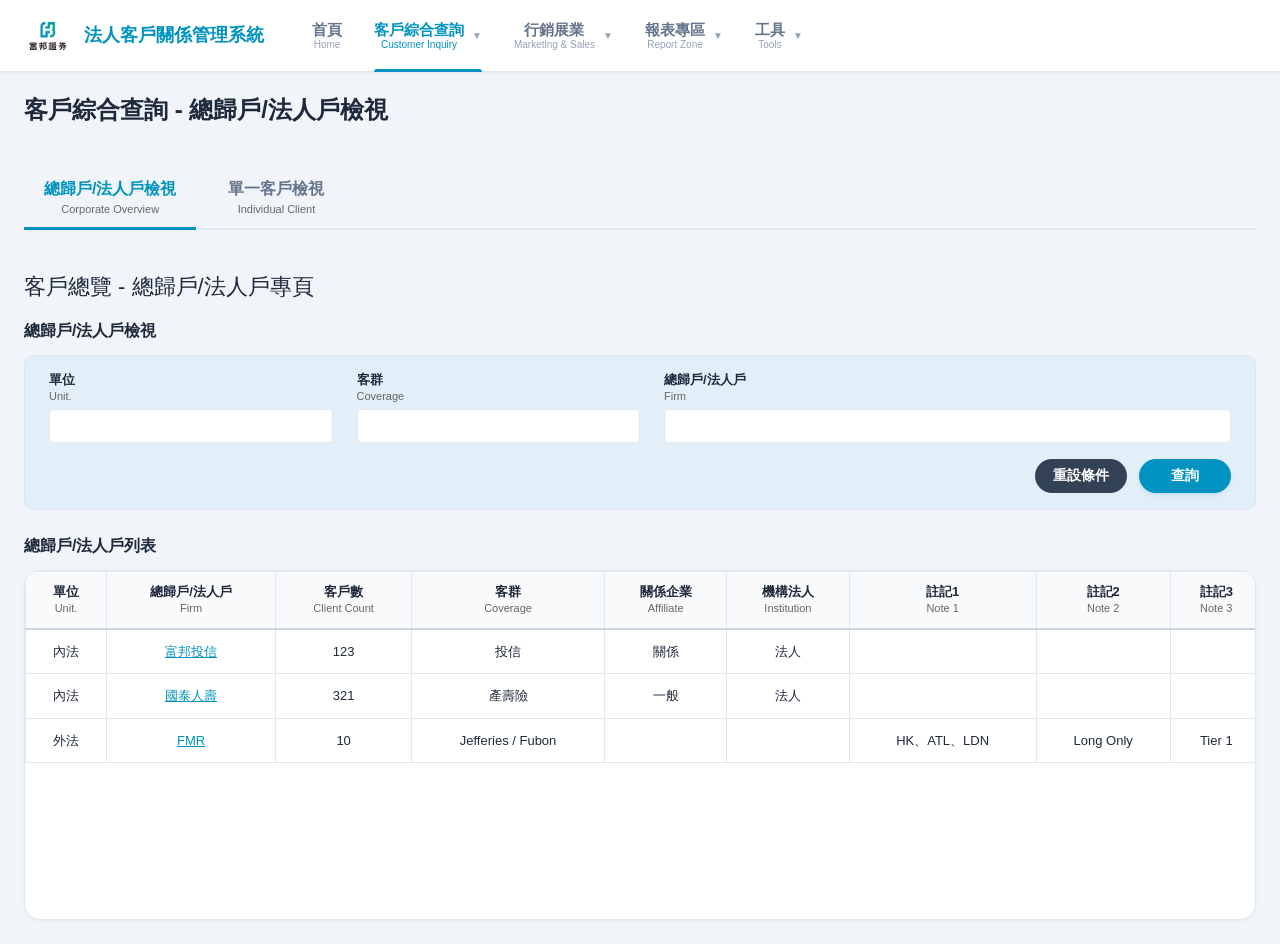
<file: customer.html>
<!DOCTYPE html>
<html lang="zh-TW">
<head>
    <meta charset="UTF-8">
    <meta name="viewport" content="width=device-width, initial-scale=1.0">
    <title>客戶綜合查詢 - CRM System</title>
    <link rel="stylesheet" href="styles.css">
    <link rel="stylesheet" href="marketing.css"> <!-- 重用標籤與表格基礎樣式 -->
    <link rel="stylesheet" href="customer.css">
    <script src="navbar.js"></script>
</head>
<body>
    <!-- Navbar -->
    <div id="navbar-placeholder"></div>

    <!-- Main Container -->
    <div class="customer-container">
        <!-- Header -->
        <div class="marketing-header" style="margin-bottom: 24px;">
            <h2 id="customer-page-title" style="font-size: 24px; color: var(--text-main); font-weight: 700; line-height: 1.2;">客戶綜合查詢 - 總歸戶/法人戶檢視<br><span style="font-size: 14px; font-weight: normal; color: #666;">Customer Inquiry - Corporate Overview</span></h2>
        </div>

        <!-- TOP LEVEL TABS: Firm vs Single Client -->
        <div class="marketing-tabs">
            <button class="marketing-tab-btn active" data-target="wrapper-firm-mode" id="tab-firm-mode" style="line-height: 1.2; padding: 10px 20px;">總歸戶/法人戶檢視<br><span style="font-size: 11px; font-weight: normal; color: #666;">Corporate Overview</span></button>
            <button class="marketing-tab-btn" data-target="wrapper-client-mode" id="tab-client-mode" style="line-height: 1.2; padding: 10px 20px;">單一客戶檢視<br><span style="font-size: 11px; font-weight: normal; color: #666;">Individual Client</span></button>
        </div>

        <!-- ============================================== -->
        <!-- MODE: FIRM (總歸戶/法人戶) -->
        <!-- ============================================== -->
        <div id="wrapper-firm-mode" class="top-mode-wrapper active" style="display:block;">
            
            <!-- PANEL 1: MASTER LIST (總歸戶檢視與列表) -->
            <div id="panel-customer-list">
            <div style="margin-bottom: 16px;">
                <h2 style="font-size: 22px; color: var(--text-main); font-weight: 500;">客戶總覽 - 總歸戶/法人戶專頁</h2>
            </div>
            
            <div class="view-panel-title">總歸戶/法人戶檢視</div>
            <div class="view-panel">
                <div class="search-row">
                    <div class="search-group">
                        <label style="line-height: 1.2;">單位<br><span style="font-size:11px; font-weight:normal; color:#666;">Unit.</span></label>
                        <input type="text">
                    </div>
                    <div class="search-group">
                        <label style="line-height: 1.2;">客群<br><span style="font-size:11px; font-weight:normal; color:#666;">Coverage</span></label>
                        <input type="text">
                    </div>
                    <div class="search-group" style="flex: 2;">
                        <label style="line-height: 1.2;">總歸戶/法人戶<br><span style="font-size:11px; font-weight:normal; color:#666;">Firm</span></label>
                        <input type="text">
                    </div>
                </div>
                <div class="search-actions">
                    <button class="btn btn-secondary" style="background-color: #334155; color: white; border: none;">重設條件</button>
                    <button class="btn btn-primary" style="padding: 8px 32px;">查詢</button>
                </div>
            </div>

            <div class="view-panel-title">總歸戶/法人戶列表</div>
            <div class="data-table-wrapper">
                <table class="data-table">
                    <thead>
                        <tr>
                            <th style="line-height: 1.2;">單位<br><span style="font-size:11px; font-weight:normal; color:#666;">Unit.</span></th>
                            <th style="line-height: 1.2;">總歸戶/法人戶<br><span style="font-size:11px; font-weight:normal; color:#666;">Firm</span></th>
                            <th style="line-height: 1.2;">客戶數<br><span style="font-size:11px; font-weight:normal; color:#666;">Client Count</span></th>
                            <th style="line-height: 1.2;">客群<br><span style="font-size:11px; font-weight:normal; color:#666;">Coverage</span></th>
                            <th style="line-height: 1.2;">關係企業<br><span style="font-size:11px; font-weight:normal; color:#666;">Affiliate</span></th>
                            <th style="line-height: 1.2;">機構法人<br><span style="font-size:11px; font-weight:normal; color:#666;">Institution</span></th>
                            <th style="line-height: 1.2;">註記1<br><span style="font-size:11px; font-weight:normal; color:#666;">Note 1</span></th>
                            <th style="line-height: 1.2;">註記2<br><span style="font-size:11px; font-weight:normal; color:#666;">Note 2</span></th>
                            <th style="line-height: 1.2;">註記3<br><span style="font-size:11px; font-weight:normal; color:#666;">Note 3</span></th>
                            <th style="line-height: 1.2;">說明<br><span style="font-size:11px; font-weight:normal; color:#666;">Desc</span></th>
                            <th style="line-height: 1.2;">編輯<br><span style="font-size:11px; font-weight:normal; color:#666;">Edit</span></th>
                        </tr>
                    </thead>
                    <tbody>
                        <tr>
                            <td>內法</td>
                            <td><a href="#" class="text-link trigger-firm-detail">富邦投信</a></td>
                            <td>123</td>
                            <td>投信</td>
                            <td>關係</td>
                            <td>法人</td>
                            <td></td><td></td><td></td><td></td>
                            <td><button class="icon-btn trigger-edit-firm" title="編輯">📝</button></td>
                        </tr>
                        <tr>
                            <td>內法</td>
                            <td><a href="#" class="text-link trigger-firm-detail">國泰人壽</a></td>
                            <td>321</td>
                            <td>產壽險</td>
                            <td>一般</td>
                            <td>法人</td>
                            <td></td><td></td><td></td><td></td>
                            <td><button class="icon-btn trigger-edit-firm" title="編輯">📝</button></td>
                        </tr>
                        <tr>
                            <td>外法</td>
                            <td><a href="#" class="text-link trigger-firm-detail">FMR</a></td>
                            <td>10</td>
                            <td>Jefferies / Fubon</td>
                            <td></td>
                            <td></td>
                            <td>HK、ATL、LDN</td>
                            <td>Long Only</td>
                            <td>Tier 1</td>
                            <td></td>
                            <td><button class="icon-btn trigger-edit-firm" title="編輯">📝</button></td>
                        </tr>
                    </tbody>
                </table>
            </div>
        </div>

        <!-- ============================================== -->
        <!-- PANEL 2: DETAIL DRILL-DOWN (單一法人戶專區) -->
        <!-- ============================================== -->
        <div id="panel-customer-detail" style="display: none;">
            <div style="margin-bottom: 16px; display:flex; align-items:center; gap: 12px;">
                <button class="btn btn-secondary btn-back-to-list" style="padding:4px 12px; font-size:13px;">← 返回列表</button>
                <h2 style="font-size: 22px; color: var(--text-main); font-weight: 500;">客戶總覽 - 總歸戶/法人戶專頁 - <span id="detail-dynamic-title">客戶檢視</span></h2>
            </div>

            <!-- Profile Header Card (Reused from Marketing) -->
            <div class="profile-header-card" style="margin-bottom: 24px;">
                <div class="profile-title" style="margin-bottom: 16px;">
                    <h2>FRM</h2>
                </div>
                
                <div style="display: grid; grid-template-columns: 1fr 1fr; gap: 24px;">
                    <!-- Left Column -->
                    <div style="display: flex; flex-direction: column; gap: 12px;">
                        <div class="modal-field-row">
                            <span class="field-label">組織：</span><span class="field-value">外法</span>
                        </div>
                        <div class="modal-field-row">
                            <span class="field-label">業務：</span>
                            <div style="display: flex; gap: 8px;">
                                <span class="tag">王O明</span>
                                <span class="tag">陳O潔</span>
                            </div>
                        </div>
                        <div class="modal-field-row">
                            <span class="field-label">客群：</span>
                            <span class="tag">Jefferies/Fubon</span>
                        </div>
                        <div class="modal-field-row">
                            <span class="field-label">關係企業：</span><span class="field-value"></span>
                        </div>
                        <div class="modal-field-row">
                            <span class="field-label">機構法人：</span><span class="field-value"></span>
                        </div>
                    </div>
                    
                    <!-- Right Column -->
                    <div style="display: flex; flex-direction: column; gap: 12px;">
                        <div class="modal-field-row">
                            <span class="field-label">註記1：</span>
                            <div style="display: flex; gap: 8px;">
                                <span class="tag">HK</span><span class="tag">ATL</span><span class="tag">LDN</span>
                            </div>
                        </div>
                        <div class="modal-field-row">
                            <span class="field-label">註記2：</span>
                            <span class="tag">Long Only</span>
                        </div>
                        <div class="modal-field-row">
                            <span class="field-label">註記3：</span>
                            <span class="tag">Tier 1</span>
                        </div>
                        <div class="modal-field-row" style="align-items: flex-start;">
                            <span class="field-label">說明：</span><span class="field-value" style="color:var(--text-muted);"></span>
                        </div>
                    </div>
                </div>
            </div>

            <!-- Inner Tabs -->
            <div class="inner-tabs">
                <button class="inner-tab-btn active" data-target="inner-client-view" style="line-height: 1.2;">客戶檢視<br><span style="font-size: 11px; font-weight: normal; color: #666;">Client View</span></button>
                <button class="inner-tab-btn" data-target="inner-transaction-view" style="line-height: 1.2;">交易總覽<br><span style="font-size: 11px; font-weight: normal; color: #666;">Trades</span></button>
                <button class="inner-tab-btn" data-target="inner-asset-view" style="line-height: 1.2;">庫存總覽<br><span style="font-size: 11px; font-weight: normal; color: #666;">Assets</span></button>
                <button class="inner-tab-btn" data-target="inner-service-view" style="line-height: 1.2;">服務紀錄<br><span style="font-size: 11px; font-weight: normal; color: #666;">Services</span></button>
            </div>

            <!-- INNER PANEL: 1. 客戶檢視 -->
            <div id="inner-client-view" class="inner-content-panel active">
                <div class="data-table-wrapper" style="border-top-left-radius: 0;">
                    <table class="data-table">
                        <thead style="background:#DEEBF7;">
                            <tr>
                                <th style="line-height: 1.2;">姓名<br><span style="font-size:11px; font-weight:normal; color:#666;">Name</span></th>
                                <th style="line-height: 1.2;">ID<br><span style="font-size:11px; font-weight:normal; color:#666;">ID</span></th>
                                <th style="line-height: 1.2;">帳號<br><span style="font-size:11px; font-weight:normal; color:#666;">Account</span></th>
                                <th style="line-height: 1.2;">帳號類別<br><span style="font-size:11px; font-weight:normal; color:#666;">Acct Type</span></th>
                                <th style="line-height: 1.2;">業務<br><span style="font-size:11px; font-weight:normal; color:#666;">Sales (Internal)</span></th>
                                <th style="line-height: 1.2;">營業員<br><span style="font-size:11px; font-weight:normal; color:#666;">Broker</span></th>
                                <th style="line-height: 1.2;">帳號狀態<br><span style="font-size:11px; font-weight:normal; color:#666;">Status</span></th>
                                <th style="line-height: 1.2;">客群<br><span style="font-size:11px; font-weight:normal; color:#666;">Coverage</span></th>
                                <th style="line-height: 1.2;">關係企業<br><span style="font-size:11px; font-weight:normal; color:#666;">Affiliate</span></th>
                                <th style="line-height: 1.2;">機構法人<br><span style="font-size:11px; font-weight:normal; color:#666;">Institution</span></th>
                            </tr>
                        </thead>
                        <tbody>
                            <tr>
                                <td><a href="#" class="text-link">ZZZ</a></td>
                                <td><a href="#" class="text-link">67575688</a></td>
                                <td>96994567891</td>
                                <td>台股</td>
                                <td><div style="display:flex; flex-direction:column; gap:4px; align-items:center;">
                                    <span class="tag" style="margin:0;">王O明</span><span class="tag" style="margin:0;">陳O潔</span>
                                </div></td>
                                <td>陳O二</td>
                                <td>有效</td>
                                <td>Jefferies / Fubon</td>
                                <td></td><td></td>
                            </tr>
                            <tr>
                                <td><a href="#" class="text-link">YYY</a></td>
                                <td><a href="#" class="text-link">12345678</a></td>
                                <td>96994567845</td>
                                <td>台股</td>
                                <td><span class="tag" style="margin:0;">陳O潔</span></td>
                                <td>陳O一</td>
                                <td>有效</td>
                                <td>Jefferies / Fubon</td>
                                <td></td><td></td>
                            </tr>
                            <tr>
                                <td><a href="#" class="text-link">KKK</a></td>
                                <td><a href="#" class="text-link">83121234</a></td>
                                <td>96998765432</td>
                                <td>台股</td>
                                <td><span class="tag" style="margin:0;">王O明</span></td>
                                <td>陳O三</td>
                                <td>銷戶</td>
                                <td></td><td></td><td></td>
                            </tr>
                        </tbody>
                    </table>
                </div>
            </div>

            <!-- INNER PANEL: 2. 交易總覽 -->
            <div id="inner-transaction-view" class="inner-content-panel">
                <div class="view-panel" style="border-top-left-radius: 0; margin-bottom: 16px;">
                    <div class="search-row">
                        <div class="search-group">
                            <label>帳號：</label>
                            <input type="text" value="96991234567">
                        </div>
                        <div class="search-group">
                            <label>帳號類別：</label>
                            <input type="text" value="台股">
                        </div>
                        <div class="search-group">
                            <label>商品類別：</label>
                            <input type="text">
                        </div>
                        <div class="search-group" style="flex:2;">
                            <label>交易日期：</label>
                            <div style="display:flex; align-items:center; gap:8px;">
                                <input type="date" value="2025-01-01" style="flex:1;">
                                <span>~</span>
                                <input type="date" value="2025-12-31" style="flex:1;">
                            </div>
                        </div>
                    </div>
                    <div class="search-actions">
                        <button class="btn btn-secondary" style="background-color: #334155; color: white; border: none;">重設條件</button>
                        <button class="btn btn-primary" style="padding: 8px 32px;">查詢</button>
                    </div>
                </div>

                <div class="view-panel-title">交易紀錄</div>
                <div class="data-table-wrapper">
                    <table class="data-table">
                        <thead style="background:#DEEBF7;">
                            <tr>
                                <th style="line-height: 1.2;">商品類別<br><span style="font-size:11px; font-weight:normal; color:#666;">Prod Type</span></th>
                                <th style="line-height: 1.2;">交易日期<br><span style="font-size:11px; font-weight:normal; color:#666;">Trade Date</span></th>
                                <th style="line-height: 1.2;">標的代碼<br><span style="font-size:11px; font-weight:normal; color:#666;">Symbol</span></th>
                                <th style="line-height: 1.2;">標的名稱<br><span style="font-size:11px; font-weight:normal; color:#666;">Name</span></th>
                                <th style="line-height: 1.2;">買賣別<br><span style="font-size:11px; font-weight:normal; color:#666;">B/S</span></th>
                                <th style="line-height: 1.2;">交易方式<br><span style="font-size:11px; font-weight:normal; color:#666;">Method</span></th>
                                <th style="line-height: 1.2;">交易股數<br><span style="font-size:11px; font-weight:normal; color:#666;">Shares</span></th>
                                <th style="line-height: 1.2;">交易量<br><span style="font-size:11px; font-weight:normal; color:#666;">Volume</span></th>
                            </tr>
                        </thead>
                        <tbody>
                            <tr style="background:#FFF9E6; font-weight:bold;">
                                <td>總計</td><td></td><td></td><td></td><td></td><td></td><td></td><td>2,920,000</td>
                            </tr>
                            <tr><td>現貨</td><td>2025/1/1</td><td>2330</td><td>台積電</td><td>買</td><td>現股</td><td>50</td><td>70,000</td></tr>
                            <tr style="background:#F2F8FD;"><td>現貨</td><td>2025/1/3</td><td>2330</td><td>台積電</td><td>寫</td><td>現股</td><td>1000</td><td>1,400,000</td></tr>
                            <tr><td>現貨</td><td>2025/1/5</td><td>2330</td><td>台積電</td><td>賣</td><td>現股</td><td>1000</td><td>1,450,000</td></tr>
                        </tbody>
                    </table>
                </div>
            </div>

            <!-- INNER PANEL: 3. 庫存總覽 -->
            <div id="inner-asset-view" class="inner-content-panel">
                <div style="display:flex; gap: 24px;">
                    <!-- Left: Search + Table -->
                    <div style="flex: 3;">
                        <div class="view-panel" style="border-top-left-radius: 0; margin-bottom: 16px;">
                            <div class="search-row">
                                <div class="search-group">
                                    <label>帳號：</label><input type="text" value="96991234567">
                                </div>
                                <div class="search-group">
                                    <label>帳號類別：</label><input type="text" value="台股">
                                </div>
                                <div class="search-group" style="flex:2;">
                                    <label>庫存類別：</label><input type="text">
                                </div>
                            </div>
                            <div class="search-actions">
                                <button class="btn btn-secondary" style="background-color: #334155; color: white; border: none;">重設條件</button>
                                <button class="btn btn-primary" style="padding: 8px 32px;">查詢</button>
                            </div>
                        </div>

                        <div class="view-panel-title">庫存明細</div>
                        <div class="data-table-wrapper">
                            <table class="data-table">
                                <thead style="background:#DEEBF7;">
                                    <tr>
                                        <th style="line-height: 1.2;">庫存類別<br><span style="font-size:11px; font-weight:normal; color:#666;">Asset Type</span></th>
                                        <th style="line-height: 1.2;">標的代碼<br><span style="font-size:11px; font-weight:normal; color:#666;">Symbol</span></th>
                                        <th style="line-height: 1.2;">標的名稱<br><span style="font-size:11px; font-weight:normal; color:#666;">Name</span></th>
                                        <th style="line-height: 1.2;">幣別<br><span style="font-size:11px; font-weight:normal; color:#666;">Currency</span></th>
                                        <th style="line-height: 1.2;">淨成本<br><span style="font-size:11px; font-weight:normal; color:#666;">Net Cost</span></th>
                                        <th style="line-height: 1.2;">單位數<br><span style="font-size:11px; font-weight:normal; color:#666;">Units</span></th>
                                        <th style="line-height: 1.2;">庫存市值<br><span style="font-size:11px; font-weight:normal; color:#666;">Market Value</span></th>
                                        <th style="line-height: 1.2;">未實現損益<br><span style="font-size:11px; font-weight:normal; color:#666;">Unrealized P/L</span></th>
                                    </tr>
                                </thead>
                                <tbody>
                                    <tr style="background:#FFF9E6; font-weight:bold;">
                                        <td>總計</td><td></td><td></td><td></td>
                                        <td>626,000</td><td></td><td>14,160,000</td><td>790,000</td>
                                    </tr>
                                    <tr><td>現貨</td><td>2330</td><td>台積電</td><td>台幣</td><td>600,000</td><td>1000</td><td>1,400,000</td><td>800,000</td></tr>
                                    <tr style="background:#F2F8FD;"><td>現貨</td><td>2409</td><td>友達</td><td>台幣</td><td>26,000</td><td>1000</td><td>16,000</td><td>-10,000</td></tr>
                                </tbody>
                            </table>
                        </div>
                    </div>
                    
                    <!-- Right: Asset Donut Chart -->
                    <div style="flex: 1;">
                        <div class="assets-summary-box">
                            <div class="assets-title">總資產</div>
                            <div class="assets-value">123,456,789</div>
                            
                            <div class="chart-legend-container" style="flex-direction: column;">
                                <!-- CSS Pure Conic Gradient Donut -->
                                <div class="donut-wrapper">
                                    <div class="donut-hole"></div>
                                </div>
                                
                                <div class="legend-list">
                                    <div class="legend-item"><span class="legend-dot" style="background:#4A90E2;"></span> 證券 40%</div>
                                    <div class="legend-item"><span class="legend-dot" style="background:#E67E22;"></span> 複委託 25%</div>
                                    <div class="legend-item"><span class="legend-dot" style="background:#95A5A6;"></span> 期貨 5%</div>
                                    <div class="legend-item"><span class="legend-dot" style="background:#F1C40F;"></span> 信託 20%</div>
                                    <div class="legend-item"><span class="legend-dot" style="background:#5DADE2;"></span> 自營 10%</div>
                                </div>
                            </div>
                        </div>
                    </div>
                </div>
            </div>

            <!-- INNER PANEL: 4. 服務紀錄 -->
            <div id="inner-service-view" class="inner-content-panel">
                <div class="view-panel" style="border-top-left-radius: 0; background-color: #fcfcfc;">
                    <p style="color: var(--text-muted); font-size: 14px; margin-bottom: 12px;">此為共用的 Interaction Record 元件，展示與該法人戶相關的活動紀錄。</p>
                    <div class="data-table-wrapper">
                        <table class="data-table">
                            <thead>
                                <tr>
                                    <th style="line-height: 1.2;">事件日期<br><span style="font-size:11px; font-weight:normal; color:#666;">Event Date</span></th>
                                    <th style="line-height: 1.2;">事件類型<br><span style="font-size:11px; font-weight:normal; color:#666;">Event Type</span></th>
                                    <th style="line-height: 1.2;">事件標題<br><span style="font-size:11px; font-weight:normal; color:#666;">Event Title</span></th>
                                    <th style="line-height: 1.2;">客戶類型<br><span style="font-size:11px; font-weight:normal; color:#666;">Client Type</span></th>
                                    <th style="line-height: 1.2;">機構名稱<br><span style="font-size:11px; font-weight:normal; color:#666;">Institution Name</span></th>
                                    <th style="line-height: 1.2;">客戶姓名<br><span style="font-size:11px; font-weight:normal; color:#666;">Client Name</span></th>
                                    <th style="line-height: 1.2;">互動詳情<br><span style="font-size:11px; font-weight:normal; color:#666;">Interaction Detail</span></th>
                                    <th style="line-height: 1.2;">類別<br><span style="font-size:11px; font-weight:normal; color:#666;">Category</span></th>
                                    <th style="line-height: 1.2;">主辦人<br><span style="font-size:11px; font-weight:normal; color:#666;">Host</span></th>
                                </tr>
                            </thead>
                            <tbody>
                                <tr>
                                    <td>2024/09/02</td><td>In Person</td><td><a href="#" class="text-link">Q3 Pipeline catch up</a></td>
                                    <td>Institutional</td><td>FMR</td><td>Mike Ross</td>
                                    <td>Discussed current portfolio</td><td>Marketing</td><td>Wang, Peter</td>
                                </tr>
                                <tr>
                                    <td>2024/08/15</td><td>Call</td><td><a href="#" class="text-link">Monthly Sync</a></td>
                                    <td>Institutional</td><td>FMR</td><td>Elizabeth Li</td>
                                    <td>Confirmed attendance for seminar</td><td>Marketing</td><td>Chen, Alice</td>
                                </tr>
                            </tbody>
                        </table>
                    </div>
                </div>
            </div>

        </div> <!-- /#panel-customer-detail -->
        </div> <!-- /#wrapper-firm-mode -->

        <!-- ============================================== -->
        <!-- MODE: SINGLE CLIENT (單一客戶) -->
        <!-- ============================================== -->
        <div id="wrapper-client-mode" class="top-mode-wrapper" style="display:none;">
            <!-- Panel 3: Single Client Master List -->
            <div id="panel-single-client-list">
                <div style="margin-bottom: 16px;">
                    <h2 style="font-size: 22px; color: var(--text-main); font-weight: 500;">客戶總覽 - 客戶總覽</h2>
                </div>
                
                <div class="view-panel-title">客戶總覽</div>
                <div class="view-panel">
                    <div class="search-row" style="margin-bottom: 12px;">
                        <div class="search-group"><label>客戶姓名：</label><input type="text"></div>
                        <div class="search-group"><label>客戶ID：</label><input type="text"></div>
                        <div class="search-group"><label>帳號：</label><input type="text"></div>
                        <div class="search-group"><label>帳號類別：</label><input type="text"></div>
                        <div class="search-group"><label>帳戶狀態：</label><input type="text"></div>
                    </div>
                    <div class="search-row">
                        <div class="search-group"><label>組織：</label><input type="text"></div>
                        <div class="search-group"><label>業務：</label><input type="text"></div>
                        <div class="search-group"><label>總歸戶/法人戶：</label><input type="text"></div>
                        <div class="search-group"><label>客群：</label><input type="text"></div>
                        <div class="search-group"><label>關係企業：</label><input type="text"></div>
                        <div class="search-group"><label>機構法人：</label><input type="text"></div>
                    </div>
                    <div class="search-actions" style="margin-top: 16px;">
                        <button class="btn btn-secondary" style="background-color: #334155; color: white; border: none;">重設條件</button>
                        <button class="btn btn-primary" style="padding: 8px 32px;">查詢</button>
                    </div>
                </div>

                <div style="display:flex; justify-content:space-between; align-items:flex-end; margin-bottom: 12px;">
                    <div class="view-panel-title" style="margin:0;">客戶列表</div>
                    <div style="display:flex; gap: 8px;">
                        <button class="btn btn-primary" id="btn-manage-groups" style="font-weight:normal; background:#E67E22; border-color:#E67E22;">👥 自訂群組管理</button>
                        <button class="btn btn-primary trigger-add-to-group-global" style="font-weight:normal; background:#0078D4; border-color:#0078D4;">加入群組</button>
                        <button class="btn btn-primary" style="font-weight:normal; background:#106EBE;">↑ 匯出列表</button>
                    </div>
                </div>
                
                <div class="data-table-wrapper">
                    <table class="data-table">
                        <thead>
                            <tr>
                                <th>姓名</th><th>ID</th><th>帳號</th><th>帳號類別</th><th>組織</th><th>業務</th><th>營業員</th>
                                <th>帳號狀態</th><th>總歸戶/法人戶</th><th>客群</th><th>關係企業</th><th>機構法人</th><th>加入群組</th>
                            </tr>
                        </thead>
                        <tbody>
                            <tr>
                                <td><a href="#" class="text-link trigger-single-client-detail">OOO</a></td>
                                <td><a href="#" class="text-link trigger-single-client-detail">78945433</a></td>
                                <td>96991234567</td>
                                <td>台股</td>
                                <td>內法</td>
                                <td><div style="display:flex; flex-direction:column; gap:4px; align-items:center;">
                                    <span class="tag" style="margin:0; font-size:11px;">王O明</span>
                                    <span class="tag" style="margin:0; font-size:11px;">陳O潔</span>
                                </div></td>
                                <td>陳O明</td>
                                <td>有效</td>
                                <td><a href="#" class="text-link">富邦投信</a></td>
                                <td>投信</td>
                                <td>關係</td>
                                <td>法人</td>
                                <td style="text-align:center;"><button class="icon-btn trigger-add-to-group" style="cursor:pointer;" title="加入群組">👥</button></td>
                            </tr>
                            <tr>
                                <td><a href="#" class="text-link trigger-single-client-detail">XXX</a></td>
                                <td><a href="#" class="text-link trigger-single-client-detail">23459876</a></td>
                                <td>96993456789</td>
                                <td>複委託</td>
                                <td>內法</td>
                                <td><span class="tag" style="margin:0; font-size:11px;">趙O凱</span></td>
                                <td>陳O一</td>
                                <td>有效</td>
                                <td><a href="#" class="text-link">國泰人壽</a></td>
                                <td>產壽險</td>
                                <td>一般</td>
                                <td>法人</td>
                                <td style="text-align:center;"><button class="icon-btn trigger-add-to-group" style="cursor:pointer;" title="加入群組">👥</button></td>
                            </tr>
                            <tr>
                                <td><a href="#" class="text-link trigger-single-client-detail">ZZZ</a></td>
                                <td><a href="#" class="text-link trigger-single-client-detail">67575688</a></td>
                                <td>96994567891</td>
                                <td>台股</td>
                                <td>外法</td>
                                <td><span class="tag" style="margin:0; font-size:11px;">梁O安</span></td>
                                <td>陳O二</td>
                                <td>有效</td>
                                <td><a href="#" class="text-link">FMR</a></td>
                                <td>Jefferies/Fubon</td>
                                <td></td>
                                <td></td>
                                <td style="text-align:center;"><button class="icon-btn trigger-add-to-group" style="cursor:pointer;" title="加入群組">👥</button></td>
                            </tr>
                        </tbody>
                    </table>
                </div>
            </div>

            <!-- Panel 4: Single Client Drill-down Detail -->
            <div id="panel-single-client-detail" style="display:none;">
                <div style="margin-bottom: 16px; display:flex; align-items:center; gap: 12px;">
                    <button class="btn btn-secondary btn-back-to-client-list" style="padding:4px 12px; font-size:13px;">← 返回列表</button>
                    <h2 style="font-size: 22px; color: var(--text-main); font-weight: 500;">單一客戶檢視 - 單一客戶帳務總覽 - <span id="client-detail-dynamic-title">帳務總覽</span></h2>
                </div>
                
                <div style="margin-bottom: 24px;">
                    <h2 style="font-size: 20px; font-weight: bold; color: var(--text-main); margin-bottom: 4px;">安O投信</h2>
                    <div style="font-size: 13px; color: var(--text-muted);">客戶ID：92930212</div>
                </div>

                <!-- Inner Tabs -->
                <div class="inner-tabs">
                    <button class="inner-tab-btn inner-client-tab-btn active" data-target="inner-client-acct-view">帳務總覽</button>
                    <button class="inner-tab-btn inner-client-tab-btn" data-target="inner-client-trade-view">交易總覽</button>
                    <button class="inner-tab-btn inner-client-tab-btn" data-target="inner-client-asset-view">庫存總覽</button>
                    <button class="inner-tab-btn inner-client-tab-btn" data-target="inner-client-service-view" style="background:#5CB85C; color:white;">服務紀錄</button>
                    <button class="inner-tab-btn inner-client-tab-btn" style="background:#5CB85C; color:white; margin-left: 8px;">活動紀錄</button>
                </div>

                <!-- 1. 帳務總覽 -->
                <div id="inner-client-acct-view" class="inner-content-panel client-inner-panel active">
                    <div class="view-panel" style="border-top-left-radius: 0; background:white; padding: 24px;">
                        
                        <div style="display:flex; gap:16px; margin-bottom: 24px;">
                            <div style="border: 2px solid var(--primary-color); border-radius:8px; padding:16px; flex:1; min-width:180px;">
                                <div style="font-weight:bold; font-size:16px; margin-bottom:8px;">台股帳戶</div>
                                <div style="font-size:13px; color:var(--text-muted);">帳號：96991234567</div>
                            </div>
                            <div style="border: 1px solid var(--border-color); border-radius:8px; padding:16px; flex:1; min-width:180px;">
                                <div style="display:flex; justify-content:space-between; align-items:center; margin-bottom:8px;">
                                    <div style="font-weight:bold; font-size:16px;">台股帳戶</div>
                                    <div style="background:#D9534F; color:white; font-size:11px; padding:2px 8px; border-radius:4px; font-weight:bold;">已銷戶</div>
                                </div>
                                <div style="font-size:13px; color:var(--text-muted);">帳號：96999876543</div>
                            </div>
                            <div style="border: 1px solid var(--border-color); border-radius:8px; padding:16px; flex:1; min-width:180px;">
                                <div style="font-weight:bold; font-size:16px; margin-bottom:8px;">複委託帳戶</div>
                                <div style="font-size:13px; color:var(--text-muted);">帳號：96991234567</div>
                            </div>
                            <div style="border: 1px solid var(--border-color); border-radius:8px; padding:16px; flex:1; min-width:180px;">
                                <div style="font-weight:bold; font-size:16px; margin-bottom:8px;">期貨帳戶</div>
                            </div>
                            <div style="border: 1px solid var(--border-color); border-radius:8px; padding:16px; flex:1; min-width:180px;">
                                <div style="font-weight:bold; font-size:16px; margin-bottom:8px;">財管信託帳戶</div>
                            </div>
                        </div>

                        <div style="display:flex; justify-content:flex-end; gap:8px; margin-bottom:4px;">
                            <button class="btn btn-primary" style="background:#0078D4;">編輯資訊</button>
                            <button class="btn btn-primary" style="background:#0078D4;">加入群組</button>
                        </div>
                        
                        <div class="data-table-wrapper">
                            <table class="data-table" style="text-align:center;">
                                <tbody>
                                    <tr style="background:#E2EFF9;"><th style="width:120px;">帳號</th><td>96991234567</td><th>戶名</th><td>安O投信</td><th>ID</th><td>A12356789</td><th>開戶日期</th><td>2025/2/1</td></tr>
                                    <tr><th>性別</th><td>法人</td><th>年齡</th><td></td><th>出生年月日</th><td>2025/2/1</td><th></th><td></td></tr>
                                    <tr style="background:#E2EFF9;"><th>組織</th><td>內法</td><th>業務</th><td><span class="tag">王O明</span><span class="tag">陳O潔</span></td><th>營業員</th><td>陳O明</td><th>代理人</th><td></td></tr>
                                    <tr><th>聯絡電話</th><td>02-2345-6789</td><th>Email</th><td>123@gmail.com</td><th>聯絡地址</th><td colspan="3">台北市信義區111巷</td></tr>
                                    <tr style="background:#E2EFF9;"><th>交割銀行</th><td>台北富邦商業銀行</td><th>銀行帳號</th><td>8168xxxxxxx</td><th>買賣額度</th><td>500萬</td><th>融資額度</th><td>500萬</td></tr>
                                    <tr><th>地區</th><td></td><th>職稱</th><td></td><th></th><td></td><th></th><td></td></tr>
                                    <tr style="background:#E2EFF9;"><th>總歸戶/法人戶</th><td><a href="#" class="text-link">安O投信</a></td><th>客群</th><td>投信</td><th>關係企業</th><td>一般</td><th>機構法人</th><td>法人</td></tr>
                                    <tr><th>補充資訊</th><td colspan="7"></td></tr>
                                </tbody>
                            </table>
                        </div>
                    </div>
                </div>

                <!-- 2. 交易總覽 -->
                <div id="inner-client-trade-view" class="inner-content-panel client-inner-panel">
                    <div class="view-panel" style="border-top-left-radius: 0; margin-bottom: 16px;">
                        <div class="search-row">
                            <div class="search-group"><label>帳號：</label><input type="text" value="96991234567"></div>
                            <div class="search-group"><label>帳號類別：</label><input type="text" value="台股"></div>
                            <div class="search-group"><label>商品類別：</label><input type="text"></div>
                            <div class="search-group" style="flex:2;"><label>交易日期：</label>
                                <div style="display:flex; align-items:center; gap:8px;">
                                    <input type="date" value="2025-01-01" style="flex:1;"><span>~</span><input type="date" value="2025-12-31" style="flex:1;">
                                </div>
                            </div>
                        </div>
                        <div class="search-actions"><button class="btn btn-secondary" style="background-color: #334155; color: white; border: none;">重設條件</button><button class="btn btn-primary" style="padding: 8px 32px;">查詢</button></div>
                    </div>
                    <div style="display:flex; justify-content:space-between; align-items:flex-end; margin-bottom:8px;">
                        <div class="view-panel-title" style="margin:0;">交易明細</div>
                        <button class="btn btn-primary" style="background:#106EBE;">↑ 匯出明細</button>
                    </div>
                    <div class="data-table-wrapper">
                        <table class="data-table">
                            <thead style="background:#DEEBF7;"><tr><th>商品類別</th><th>交易日期</th><th>帳號</th><th>標的代碼</th><th>標的名稱</th><th>買賣別</th><th>交易方式</th><th>交易股數</th><th>交易量</th></tr></thead>
                            <tbody>
                                <tr style="background:#FFF9E6; font-weight:bold;"><td>總計</td><td></td><td></td><td></td><td></td><td></td><td></td><td></td><td>1,570,000</td></tr>
                                <tr><td>現貨</td><td>2025/1/1</td><td>96991234567</td><td>2330</td><td>台積電</td><td>買</td><td>現股</td><td>50</td><td>70,000</td></tr>
                                <tr style="background:#F2F8FD;"><td>借券</td><td>2025/1/3</td><td>96991234567</td><td>2330</td><td>台積電</td><td>非買賣</td><td>借券</td><td>1000</td><td>1,400,000</td></tr>
                                <tr><td>不限用途</td><td>2025/1/5</td><td>96991234567</td><td>2330</td><td>台積電</td><td>非買賣</td><td>新增</td><td></td><td>100,000</td></tr>
                            </tbody>
                        </table>
                    </div>
                </div>

                <!-- 3. 庫存總覽 -->
                <div id="inner-client-asset-view" class="inner-content-panel client-inner-panel">
                    <div style="display:flex; gap: 24px;">
                        <div style="flex: 3;">
                            <div class="view-panel" style="border-top-left-radius: 0; margin-bottom: 16px;">
                                <div class="search-row">
                                    <div class="search-group"><label>帳號：</label><input type="text" value="96991234567"></div>
                                    <div class="search-group"><label>帳號類別：</label><input type="text" value="台股"></div>
                                    <div class="search-group" style="flex:2;"><label>庫存類別：</label><input type="text"></div>
                                </div>
                                <div class="search-actions"><button class="btn btn-secondary" style="background-color: #334155; color: white; border: none;">重設條件</button><button class="btn btn-primary" style="padding: 8px 32px;">查詢</button></div>
                            </div>
                            <div style="display:flex; justify-content:space-between; align-items:flex-end; margin-bottom:8px;">
                                <div class="view-panel-title" style="margin:0;">庫存明細</div>
                                <button class="btn btn-primary" style="background:#106EBE;">↑ 匯出明細</button>
                            </div>
                            <div class="data-table-wrapper">
                                <table class="data-table">
                                    <thead style="background:#DEEBF7;"><tr><th>庫存類別</th><th>帳號</th><th>標的代碼</th><th>標的名稱</th><th>幣別</th><th>淨成本</th><th>單位數</th><th>庫存市值</th><th>未實現損益</th></tr></thead>
                                    <tbody>
                                        <tr style="background:#FFF9E6; font-weight:bold;"><td>總計</td><td></td><td></td><td></td><td></td><td>626,000</td><td></td><td>14,160,000</td><td>790,000</td></tr>
                                        <tr><td>現貨</td><td>96991234567</td><td>2330</td><td>台積電</td><td>台幣</td><td>600,000</td><td>1000</td><td>1,400,000</td><td>800,000</td></tr>
                                        <tr style="background:#F2F8FD;"><td>現貨</td><td>96991234567</td><td>2409</td><td>友達</td><td>台幣</td><td>26,000</td><td>1000</td><td>16,000</td><td>-10,000</td></tr>
                                    </tbody>
                                </table>
                            </div>
                        </div>
                        <div style="flex: 1;">
                            <div class="assets-summary-box">
                                <div class="assets-title">總資產</div>
                                <div class="assets-value">123,456,789</div>
                                <div class="chart-legend-container" style="flex-direction: column;">
                                    <div class="donut-wrapper"><div class="donut-hole"></div></div>
                                    <div class="legend-list">
                                        <div class="legend-item"><span class="legend-dot" style="background:#4A90E2;"></span> 證券 40%</div>
                                        <div class="legend-item"><span class="legend-dot" style="background:#E67E22;"></span> 複委託 25%</div>
                                        <div class="legend-item"><span class="legend-dot" style="background:#95A5A6;"></span> 期貨 5%</div>
                                        <div class="legend-item"><span class="legend-dot" style="background:#F1C40F;"></span> 信託 20%</div>
                                        <div class="legend-item"><span class="legend-dot" style="background:#5DADE2;"></span> 自營 10%</div>
                                    </div>
                                </div>
                            </div>
                        </div>
                    </div>
                </div>

                <!-- 4. 服務紀錄 -->
                <div id="inner-client-service-view" class="inner-content-panel client-inner-panel">
                    <div class="view-panel" style="border-top-left-radius: 0; background-color: #fcfcfc;">
                        <p style="color: var(--text-muted); font-size: 14px; margin-bottom: 12px;">此為共用的 Interaction Record 元件，展示與該客戶相關的活動紀錄。</p>
                        <div class="data-table-wrapper">
                            <table class="data-table">
                                <thead>
                                    <tr>
                                        <th>Event Date</th><th>Event Type</th><th>Event Title</th>
                                        <th>Client Type</th><th>Institution Name</th><th>Client Name</th>
                                        <th>Interaction Detail</th><th>Category</th><th>Host</th>
                                    </tr>
                                </thead>
                                <tbody>
                                    <tr>
                                        <td>2024/09/02</td><td>In Person</td><td><a href="#" class="text-link">Q3 Pipeline catch up</a></td>
                                        <td>Institutional</td><td>安O投信</td><td>OOO</td>
                                        <td>Discussed current portfolio</td><td>Marketing</td><td>Wang, Peter</td>
                                    </tr>
                                </tbody>
                            </table>
                        </div>
                    </div>
                </div>

            </div> <!-- /#panel-single-client-detail -->

            <!-- Panel 5: Custom Groups Master List -->
            <div id="panel-custom-groups-list" style="display:none;">
                <div style="margin-bottom: 16px; display:flex; align-items:center; gap: 12px;">
                    <button class="btn btn-secondary btn-back-to-client-list" style="padding:4px 12px; font-size:13px;">← 返回列表</button>
                    <h2 style="font-size: 22px; color: var(--text-main); font-weight: 500;">單一客戶檢視 - 自訂群組</h2>
                </div>

                <div class="view-panel-title">群組管理</div>
                <div class="view-panel" style="margin-bottom: 24px;">
                    <div class="search-row">
                        <div class="search-group" style="flex:1;">
                            <label>群組搜尋</label>
                            <input type="text">
                        </div>
                        <div class="search-actions" style="margin-top: 0; align-items: flex-end;">
                            <button class="btn btn-primary" style="padding: 8px 32px; background:#0078D4;">查詢</button>
                        </div>
                    </div>
                </div>

                <div style="display:flex; justify-content:space-between; align-items:flex-end; margin-bottom: 12px;">
                    <div class="view-panel-title" style="margin:0;">群組列表</div>
                    <button class="btn btn-primary trigger-add-new-group" style="font-weight:normal; background:#0078D4;">+ 新增群組</button>
                </div>

                <div class="data-table-wrapper">
                    <table class="data-table" style="text-align:center;">
                        <thead>
                            <tr>
                                <th>群組名稱</th><th>客戶數</th><th>群組說明</th><th style="width:60px;">編輯</th><th style="width:60px;">刪除</th>
                            </tr>
                        </thead>
                        <tbody>
                            <tr>
                                <td><a href="#" class="text-link trigger-custom-group-detail">群組 A</a></td>
                                <td>1,234</td><td></td>
                                <td><button class="icon-btn trigger-edit-group" title="編輯">📝</button></td>
                                <td><button class="icon-btn" style="color:#D9534F;" title="刪除">🗑️</button></td>
                            </tr>
                            <tr style="background-color: var(--bg-main);">
                                <td><a href="#" class="text-link trigger-custom-group-detail">群組 B</a></td>
                                <td>2,320</td><td></td>
                                <td><button class="icon-btn trigger-edit-group" title="編輯">📝</button></td>
                                <td><button class="icon-btn" style="color:#D9534F;" title="刪除">🗑️</button></td>
                            </tr>
                            <tr>
                                <td><a href="#" class="text-link trigger-custom-group-detail">群組 C</a></td>
                                <td>1,533</td><td></td>
                                <td><button class="icon-btn trigger-edit-group" title="編輯">📝</button></td>
                                <td><button class="icon-btn" style="color:#D9534F;" title="刪除">🗑️</button></td>
                            </tr>
                        </tbody>
                    </table>
                </div>
            </div>

            <!-- Panel 6: Custom Group Detail (Inside a Group) -->
            <div id="panel-custom-group-detail" style="display:none;">
                <div style="margin-bottom: 16px; display:flex; align-items:center; gap: 12px;">
                    <button class="btn btn-secondary btn-back-to-groups-list" style="padding:4px 12px; font-size:13px;">← 返回群組管理</button>
                    <h2 style="font-size: 22px; color: var(--text-main); font-weight: 500;">單一客戶檢視 - 自訂群組</h2>
                </div>

                <div style="display:flex; justify-content:space-between; align-items:flex-end; margin-bottom: 12px; margin-top: 24px;">
                    <div class="view-panel-title" style="margin:0; font-size: 18px;">群組 A</div>
                    <button class="btn btn-primary" id="btn-add-client-to-group" style="font-weight:normal; background:#0078D4;">+ 新增客戶</button>
                </div>

                <div class="data-table-wrapper">
                    <table class="data-table" style="text-align:center;">
                        <thead>
                            <tr>
                                <th>姓名</th><th>ID</th><th>帳號</th><th>帳號類別</th><th>組織</th><th>業務</th><th>交易員</th>
                                <th>帳號狀態</th><th>總歸戶/法人戶</th><th>客群</th><th>關係企業</th><th>機構法人</th><th>刪除</th>
                            </tr>
                        </thead>
                        <tbody>
                            <tr>
                                <td><a href="#" class="text-link trigger-single-client-detail">OOO</a></td>
                                <td><a href="#" class="text-link trigger-single-client-detail">78945433</a></td>
                                <td>96991234567</td>
                                <td>台股</td><td>內法</td>
                                <td><div style="display:flex; flex-direction:column; gap:4px; align-items:center;">
                                    <span class="tag" style="margin:0; font-size:11px;">王O明</span>
                                    <span class="tag" style="margin:0; font-size:11px;">陳O潔</span>
                                </div></td>
                                <td>陳O明</td><td>有效</td>
                                <td><a href="#" class="text-link">富邦投信</a></td><td>投信</td><td>關係</td><td>法人</td>
                                <td><button class="icon-btn" style="color:#D9534F;" title="刪除">🗑️</button></td>
                            </tr>
                            <tr style="background-color: var(--bg-main);">
                                <td><a href="#" class="text-link trigger-single-client-detail">XXX</a></td>
                                <td><a href="#" class="text-link trigger-single-client-detail">23459876</a></td>
                                <td>96993456789</td>
                                <td>複委託</td><td>內法</td>
                                <td><span class="tag" style="margin:0; font-size:11px;">趙O凱</span></td>
                                <td>陳O一</td><td>有效</td>
                                <td><a href="#" class="text-link">國泰人壽</a></td><td>產壽險</td><td>一般</td><td>法人</td>
                                <td><button class="icon-btn" style="color:#D9534F;" title="刪除">🗑️</button></td>
                            </tr>
                            <tr>
                                <td><a href="#" class="text-link trigger-single-client-detail">KKK</a></td>
                                <td><a href="#" class="text-link trigger-single-client-detail">83121234</a></td>
                                <td>96998765432</td>
                                <td>台股</td><td>內法</td>
                                <td><span class="tag" style="margin:0; font-size:11px;">梁O安</span></td>
                                <td>陳O三</td><td>銷戶</td>
                                <td></td><td></td><td></td><td></td>
                                <td><button class="icon-btn" style="color:#D9534F;" title="刪除">🗑️</button></td>
                            </tr>
                        </tbody>
                    </table>
                </div>
            </div>
        </div> <!-- /#wrapper-client-mode -->

    </div> <!-- /customer-container -->

    <!-- ============================================== -->
    <!-- MODALS -->
    <!-- ============================================== -->
    <div class="modal-overlay" id="modal-edit-firm">
        <div class="modal-content" style="max-width: 450px;">
            <div class="modal-header">
                <h2>總歸戶/法人戶資訊編輯</h2>
            </div>
            <div class="modal-body">
                <div style="display:flex; flex-direction:column; gap:8px; margin-bottom: 16px; font-size: 14px;">
                    <div><strong>組織：</strong>內法</div>
                    <div><strong>總歸戶/法人戶：</strong>富邦投信</div>
                    <div><strong>客戶數：</strong>123</div>
                    <div><strong>客群：</strong>投信</div>
                    <div><strong>關係企業：</strong>關係</div>
                    <div><strong>機構法人：</strong>法人</div>
                </div>
                
                <div style="display:flex; flex-direction:column; gap:8px;">
                    <div class="form-group" style="display:flex; align-items:center; gap:8px;">
                        <label style="width: 60px;">註記1：</label>
                        <input type="text" value="" style="flex:1; padding: 6px; border: 1px solid #ccc; border-radius: 4px;">
                    </div>
                    <div class="form-group" style="display:flex; align-items:center; gap:8px;">
                        <label style="width: 60px;">註記2：</label>
                        <input type="text" value="" style="flex:1; padding: 6px; border: 1px solid #ccc; border-radius: 4px;">
                    </div>
                    <div class="form-group" style="display:flex; align-items:center; gap:8px;">
                        <label style="width: 60px;">註記3：</label>
                        <input type="text" value="" style="flex:1; padding: 6px; border: 1px solid #ccc; border-radius: 4px;">
                    </div>
                    <div class="form-group" style="display:flex; align-items:flex-start; gap:8px;">
                        <label style="width: 60px;">說明：</label>
                        <textarea style="flex:1; min-height: 80px; padding: 6px; border: 1px solid #ccc; border-radius: 4px;"></textarea>
                    </div>
                </div>
            </div>
            <div class="modal-actions" style="justify-content: center; margin-top: 24px;">
                <button type="button" class="btn btn-primary" id="btn-save-firm" style="padding: 8px 32px;">儲存</button>
                <button type="button" class="btn btn-secondary" id="btn-cancel-firm" style="padding: 8px 32px;">取消</button>
            </div>
        </div>
    </div>

    <!-- Add/Edit Custom Group Modal -->
    <div class="modal-overlay" id="modal-group-manage">
        <div class="modal-content" style="max-width: 450px;">
            <div class="modal-header" style="margin-bottom: 24px;">
                <h2 style="font-size: 18px;">新增/編輯群組</h2>
            </div>
            <div class="modal-body">
                <div class="form-group" style="display:flex; flex-direction:column; gap:8px; margin-bottom: 16px;">
                    <label style="font-weight: 600;">群組名稱</label>
                    <input type="text" style="padding: 8px; border: 1px solid #ccc; border-radius: 4px;">
                </div>
                <div class="form-group" style="display:flex; flex-direction:column; gap:8px;">
                    <label style="font-weight: 600;">群組說明</label>
                    <textarea style="flex:1; min-height: 80px; padding: 8px; border: 1px solid #ccc; border-radius: 4px;"></textarea>
                </div>
            </div>
            <div class="modal-actions" style="justify-content: flex-end; margin-top: 24px;">
                <button type="button" class="btn btn-primary" id="btn-save-group-manage" style="padding: 8px 32px; background:#0078D4;">儲存</button>
                <button type="button" class="btn btn-primary" id="btn-cancel-group-manage" style="padding: 8px 32px; background:#0078D4;">取消</button>
            </div>
        </div>
    </div>

    <!-- Add Client To Existing Groups Modal -->
    <div class="modal-overlay" id="modal-add-to-group">
        <div class="modal-content" style="max-width: 500px; padding: 24px;">
            <div class="modal-header" style="margin-bottom: 16px;">
                <h2 style="font-size: 18px;">加入群組</h2>
            </div>
            <div class="modal-body">
                <div class="form-group" style="display:flex; flex-direction:column; gap:8px; margin-bottom: 16px;">
                    <label style="font-weight: 600;">搜尋群組</label>
                    <div style="display:flex; gap:8px; align-items:stretch;">
                        <input type="text" style="flex:1; padding: 8px; border: 1px solid #ccc; border-radius: 4px;">
                        <button class="btn btn-secondary" style="padding: 0 16px; background:#E2EFF9; border-color:#D6E8F6;">🔍</button>
                    </div>
                </div>
                
                <div class="form-group" style="display:flex; flex-direction:column; gap:8px;">
                    <label style="font-weight: 600;">選擇群組</label>
                    <div style="border: 1px solid #ccc; border-radius: 4px; max-height: 250px; overflow-y: auto;">
                        
                        <!-- Create inline -->
                        <div style="display:flex; align-items:center; gap: 12px; padding: 12px; border-bottom: 1px solid #eee;">
                            <span style="font-size:18px; font-weight:bold; cursor:pointer;">+</span>
                            <input type="text" style="flex:1; padding: 6px; border: 1px solid #ccc; border-radius: 4px;">
                            <button style="background:none; border:none; color:#27AE60; cursor:pointer; font-size:16px;" title="確認">✔️</button>
                            <button style="background:none; border:none; color:#D9534F; cursor:pointer; font-size:16px;" title="取消">❌</button>
                        </div>

                        <!-- Checklist -->
                        <div style="display:flex; align-items:center; gap: 16px; padding: 12px; border-bottom: 1px solid #eee;">
                            <input type="checkbox" style="width: 16px; height: 16px;"> <span>群組 A</span> <button class="icon-btn" style="margin-left:auto;">📝</button>
                        </div>
                        <div style="display:flex; align-items:center; gap: 16px; padding: 12px; border-bottom: 1px solid #eee;">
                            <input type="checkbox" style="width: 16px; height: 16px;"> <span>群組 B</span> <button class="icon-btn" style="margin-left:auto;">📝</button>
                        </div>
                        <div style="display:flex; align-items:center; gap: 16px; padding: 12px; border-bottom: 1px solid #eee;">
                            <input type="checkbox" style="width: 16px; height: 16px;"> <span>群組 C</span> <button class="icon-btn" style="margin-left:auto;">📝</button>
                        </div>
                        <div style="display:flex; align-items:center; gap: 16px; padding: 12px; border-bottom: 1px solid #eee;">
                            <input type="checkbox" style="width: 16px; height: 16px;"> <span>群組 D</span> <button class="icon-btn" style="margin-left:auto;">📝</button>
                        </div>
                        <div style="display:flex; align-items:center; gap: 16px; padding: 12px;">
                            <input type="checkbox" style="width: 16px; height: 16px;"> <span>群組 E</span> <button class="icon-btn" style="margin-left:auto;">📝</button>
                        </div>
                    </div>
                </div>
            </div>
            <div class="modal-actions" style="justify-content: flex-end; margin-top: 24px; gap: 12px;">
                <button type="button" class="btn btn-primary" id="btn-save-add-to-group" style="padding: 8px 32px; background:#0078D4;">儲存</button>
                <button type="button" class="btn btn-primary" id="btn-cancel-add-to-group" style="padding: 8px 32px; background:#0078D4;">取消</button>
            </div>
        </div>
    </div>

    <!-- Add Specific Client to Group Modal -->
    <div class="modal-overlay" id="modal-add-client-to-group">
        <div class="modal-content" style="max-width: 400px;">
            <div class="modal-header" style="margin-bottom: 24px;">
                <h2 style="font-size: 18px;">新增客戶</h2>
            </div>
            <div class="modal-body">
                <div class="form-group" style="display:flex; flex-direction:column; gap:8px; margin-bottom: 16px;">
                    <label style="font-weight:600;">客戶姓名或ID</label>
                    <input type="text" style="padding: 10px; border: 1px solid #ccc; border-radius: 4px;">
                </div>
                <div class="form-group" style="display:flex; flex-direction:column; gap:8px;">
                    <label style="font-weight:600;">客戶帳戶</label>
                    <input type="text" style="padding: 10px; border: 1px solid #ccc; border-radius: 4px;">
                </div>
            </div>
            <div class="modal-actions" style="justify-content: center; margin-top: 32px; gap: 16px;">
                <button type="button" class="btn btn-primary" id="btn-save-client-to-group" style="padding: 8px 32px; background:#0078D4;">儲存</button>
                <button type="button" class="btn btn-primary" id="btn-cancel-client-to-group" style="padding: 8px 32px; background:#0078D4;">取消</button>
            </div>
        </div>
    </div>

    <!-- Script connection -->
    <script src="customer.js"></script>
</body>
</html>
</file>
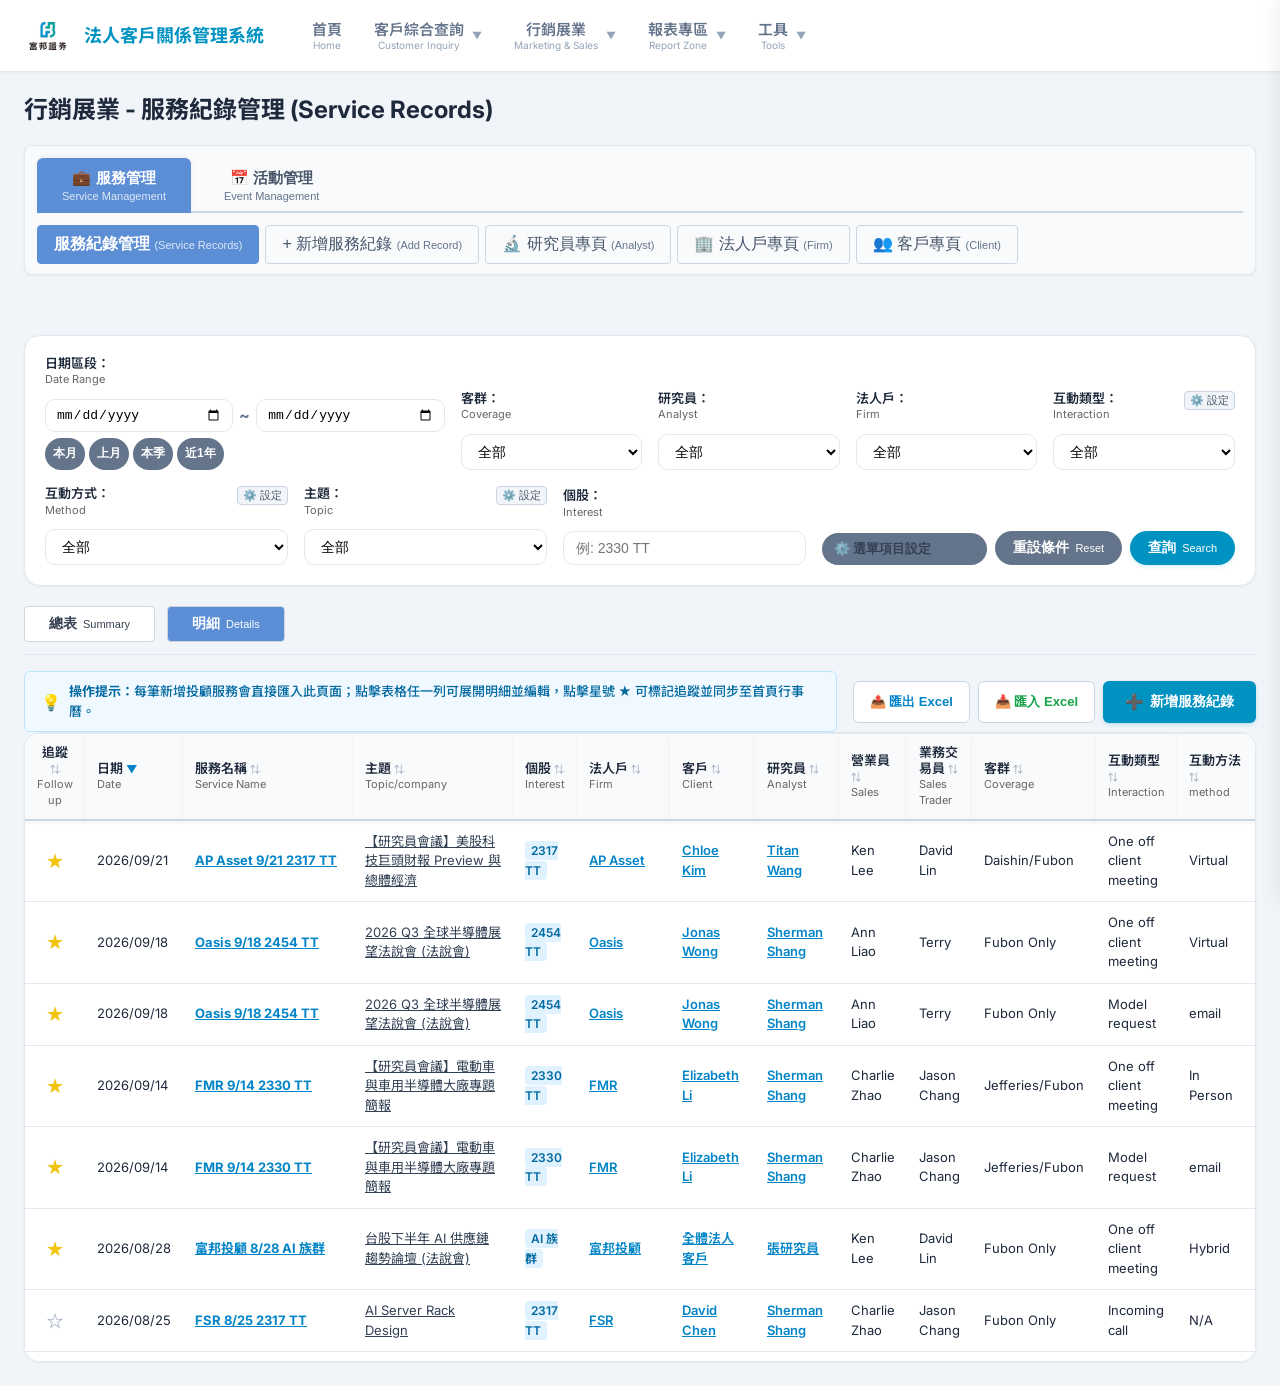
<file: dom_dump_real.html>
<!DOCTYPE html>
<html lang="zh-TW"><head>
<meta charset="UTF-8">
<meta name="viewport" content="width=device-width, initial-scale=1.0">
<title>法人客戶關係管理系統 - 行銷展業</title>
<link href="https://fonts.googleapis.com/css2?family=Inter:wght@400;500;600;700&amp;family=Noto+Sans+TC:wght@400;500;700&amp;display=swap" rel="stylesheet">
<link rel="stylesheet" href="styles.css">
<link rel="stylesheet" href="marketing.css?v=20260909_0845">
<script src="navbar.js?v=20260909_1005"></script>
</head>
<body>
<script>
window.onerror = function(message, source, lineno, colno, error) {
    console.error('Window error:', message, source, lineno, colno, error);
};
</script>
<!-- Navbar -->
<div id="navbar-placeholder">
    <nav class="navbar">
        <div class="logo-section" style="cursor:pointer;" onclick="window.location.href='index.html'">
            <img src="fubon-logo.png" class="fubon-logo" alt="Fubon Logo">
            <h2>法人客戶關係管理系統</h2>
        </div>
        <ul class="nav-links">
            <li>
                <a href="index.html" class="">
                    <div class="nav-text">
                        <span class="nav-tw">首頁</span>
                        <span class="nav-en">Home</span>
                    </div>
                </a>
            </li>
            <li class="has-dropdown">
                <a href="customer.html" class="">
                    <div class="nav-text">
                        <span class="nav-tw">客戶綜合查詢</span>
                        <span class="nav-en">Customer Inquiry</span>
                    </div>
                    <span class="dropdown-arrow">▼</span>
                </a>
                <ul class="nav-dropdown">
                    <li><a href="customer.html#firm">法人總歸戶 <small>Corporate Overview</small></a></li>
                    <li><a href="customer.html#client">單一客戶 <small>Individual Client</small></a></li>
                </ul>
            </li>
            <li class="has-dropdown">
                <a href="marketing.html" class="active">
                    <div class="nav-text">
                        <span class="nav-tw">行銷展業</span>
                        <span class="nav-en">Marketing &amp; Sales</span>
                    </div>
                    <span class="dropdown-arrow">▼</span>
                </a>
                <ul class="nav-dropdown">
                    <li class="has-sub">
                        <a href="marketing.html#service">服務管理 <small>Service Management</small></a>
                        <ul class="nav-sub-dropdown">
                            <li><a href="marketing.html#service">1. 服務紀錄管理 <small>Service Records</small></a></li>
                            <li><a href="marketing.html#new-service">2. 新增服務紀錄 <small>Add Service Record</small></a></li>
                            <li><a href="marketing.html#analyst">3. 研究員專頁 <small>Analyst Page</small></a></li>
                            <li><a href="marketing.html#firm">4. 法人戶專頁 <small>Firm Page</small></a></li>
                            <li><a href="marketing.html#client">5. 客戶專頁 <small>Client Page</small></a></li>
                        </ul>
                    </li>
                    <li><a href="marketing.html#activity">活動管理 <small>Event Management</small></a></li>
                </ul>
            </li>
            <li class="has-dropdown">
                <a href="reports.html" class="">
                    <div class="nav-text">
                        <span class="nav-tw">報表專區</span>
                        <span class="nav-en">Report Zone</span>
                    </div>
                    <span class="dropdown-arrow">▼</span>
                </a>
                <ul class="nav-dropdown">
                    <li class="has-sub">
                        <a href="reports.html#domestic-basic">業績分析 <small>Performance Analysis</small></a>
                        <ul class="nav-sub-dropdown">
                            <li><a href="reports.html#domestic-basic">內法基礎報表 <small>Domestic Basic Report</small></a></li>
                            <li><a href="reports.html#foreign-basic">外法基礎報表 <small>Foreign Basic Report</small></a></li>
                            <li><a href="reports.html#perf-overview">客群業績總覽 <small>Group Performance Overview</small></a></li>
                            <li><a href="reports.html#perf-analysis">客群業績分析 <small>Group Performance Analysis</small></a></li>
                        </ul>
                    </li>
                    <li class="has-sub">
                        <a href="reports.html#commission">手收與分潤 <small>Commission &amp; Profit Share</small></a>
                        <ul class="nav-sub-dropdown">
                            <li><a href="reports.html#commission">營業員手收分潤 <small>Broker Commission</small></a></li>
                            <li><a href="reports.html#commission-settings">營業員分潤設定 <small>Commission Settings</small></a></li>
                        </ul>
                    </li>
                </ul>
            </li>
            <li class="has-dropdown">
                <a href="permissions.html" class="">
                    <div class="nav-text">
                        <span class="nav-tw">工具</span>
                        <span class="nav-en">Tools</span>
                    </div>
                    <span class="dropdown-arrow">▼</span>
                </a>
                <ul class="nav-dropdown">
                    <li class="has-sub">
                        <a href="permissions.html#roles">權限設定 <small>Permission Settings</small></a>
                        <ul class="nav-sub-dropdown">
                            <li><a href="permissions.html#roles">角色管理 <small>Role Management</small></a></li>
                            <li><a href="permissions.html#users">使用者管理 <small>User Management</small></a></li>
                        </ul>
                    </li>
                    <li><a href="permissions.html#agent">代理人設定 <small>Agent Settings</small></a></li>
                </ul>
            </li>
        </ul>
    </nav>
    </div>

<!-- Main Container -->
<div class="marketing-container">

<!-- Header -->
<div class="marketing-header">
<h2 id="marketing-page-title" style="line-height: 1.2;">行銷展業 - 服務紀錄管理 (Service Records)</h2>
</div>

<!-- Two-Level Hierarchical Navigation -->
<div class="hierarchical-tabs-wrapper" style="background: #f8fafc; border: 1px solid #e2e8f0; border-radius: 8px; padding: 12px; margin-bottom: 20px; box-shadow: 0 1px 3px rgba(0,0,0,0.05);">
<!-- Level 1: Core Features -->
<div class="level-1-tabs" style="display: flex; gap: 8px; border-bottom: 2px solid #cbd5e1; padding-bottom: 8px; margin-bottom: 12px;">
<button class="marketing-lvl1-btn active" id="btn-group-service" style="padding: 10px 24px; font-size: 15px; font-weight: bold; color: #475569; background: #f1f5f9; border: 1px solid #cbd5e1; border-bottom: none; border-radius: 6px 6px 0 0; cursor: pointer; transition: all 0.2s; outline: none; margin-bottom: -10px;">
💼 服務管理 <span style="font-size: 11px; font-weight: normal; color: #64748b; display: block; margin-top: 2px;">Service Management</span>
</button>
<button class="marketing-lvl1-btn" id="btn-group-event" style="padding: 10px 24px; font-size: 15px; font-weight: bold; color: #475569; background: transparent; border: 1px solid transparent; border-radius: 6px 6px 0 0; cursor: pointer; transition: all 0.2s; outline: none; margin-bottom: -10px;">
📅 活動管理 <span style="font-size: 11px; font-weight: normal; color: #64748b; display: block; margin-top: 2px;">Event Management</span>
</button>
</div>

<!-- Level 2: Sub features under selected Core Feature -->
<!-- Sub tabs for Service Management (Default visible) -->
<div class="level-2-subtabs-group" id="subtabs-service-group" style="display: flex; flex-wrap: wrap; gap: 6px;">
<button class="marketing-tab-btn active" data-target="panel-records-list" style="padding: 8px 16px; border-radius: 4px; border: 1px solid rgb(92, 142, 214); background: rgb(92, 142, 214); font-weight: 600; color: white; cursor: pointer; transition: 0.2s;">
服務紀錄管理 <span style="font-size:11px; color:#64748b; font-weight:normal;">(Service Records)</span>
</button>
<button class="marketing-tab-btn" data-target="panel-record-form" id="tab-new-service-btn" style="padding: 8px 16px; border-radius: 4px; border: 1px solid #cbd5e1; background: #f8fafc; font-weight: 500; color: #475569; cursor: pointer; transition: all 0.2s;">
+ 新增服務紀錄 <span style="font-size:11px; color:#64748b; font-weight:normal;">(Add Record)</span>
</button>
<button class="marketing-tab-btn" data-target="panel-researchers" style="padding: 8px 16px; border-radius: 4px; border: 1px solid #cbd5e1; background: #f8fafc; font-weight: 500; color: #475569; cursor: pointer; transition: all 0.2s;">
🔬 研究員專頁 <span style="font-size:11px; color:#64748b; font-weight:normal;">(Analyst)</span>
</button>
<button class="marketing-tab-btn" data-target="panel-firms" id="tab-firm-btn" style="padding: 8px 16px; border-radius: 4px; border: 1px solid #cbd5e1; background: #f8fafc; font-weight: 500; color: #475569; cursor: pointer; transition: all 0.2s;">
🏢 法人戶專頁 <span style="font-size:11px; color:#64748b; font-weight:normal;">(Firm)</span>
</button>
<button class="marketing-tab-btn" data-target="panel-clients" style="padding: 8px 16px; border-radius: 4px; border: 1px solid #cbd5e1; background: #f8fafc; font-weight: 500; color: #475569; cursor: pointer; transition: all 0.2s;">
👥 客戶專頁 <span style="font-size:11px; color:#64748b; font-weight:normal;">(Client)</span>
</button>
<!-- Dynamic tabs will be appended here -->
</div>

<!-- Sub tabs for Event Management (Hidden initially) -->
<div class="level-2-subtabs-group" id="subtabs-event-group" style="display: none; flex-wrap: wrap; gap: 6px;">
<button class="marketing-tab-btn" data-target="panel-event-calendar" style="padding: 8px 16px; border-radius: 4px; border: 1px solid #cbd5e1; background: #f8fafc; font-weight: 500; color: #475569; cursor: pointer; transition: all 0.2s;">
活動行事曆 <span style="font-size:11px; color:#64748b; font-weight:normal;">(Calendar)</span>
</button>
</div>
</div>

<!-- Inline CSS styles overrides for level 1 states -->
<style>
.marketing-lvl1-btn.active {
background: #5C8ED6 !important;
color: white !important;
border-color: #5C8ED6 !important;
box-shadow: 0 -2px 5px rgba(0,0,0,0.05);
}
.marketing-lvl1-btn.active span {
color: rgba(255,255,255,0.8) !important;
}
.marketing-tab-btn.active {
background: #5C8ED6 !important;
color: white !important;
border-color: #5C8ED6 !important;
}
.marketing-tab-btn.active span {
color: rgba(255,255,255,0.8) !important;
}
.marketing-content-panel {
display: none !important;
}
.marketing-content-panel.active {
display: block !important;
}
</style>

<div id="main-marketing-tabs" style="display:none;"></div> <!-- Keep for backward compat code selector references -->

<!-- Container for dynamically duplicated detail panels -->
<div id="dynamic-panels-container"></div>

<!-- Panel 1: 服務紀錄管理 (List View) -->
<div id="panel-records-list" class="marketing-content-panel active" style="display: block;">

<div class="marketing-filter-panel">
<div class="filter-row">
<div class="filter-group" style="flex: 2.2; min-width: 340px;">
<label style="line-height: 1.2;">日期區段：<br><span style="font-size:11px; font-weight:normal; color:#666;">Date Range</span></label>
<div style="display: flex; align-items: center; gap: 6px; flex-wrap: wrap;">
<input type="date" id="filter-date-start" style="flex: 1; min-width: 120px; padding: 7px 10px; border: 1px solid var(--border-color); border-radius: var(--radius-md); font-size: 13px;">
<span style="color: #64748b; font-weight: bold;">~</span>
<input type="date" id="filter-date-end" style="flex: 1; min-width: 120px; padding: 7px 10px; border: 1px solid var(--border-color); border-radius: var(--radius-md); font-size: 13px;">
<div class="quick-date-presets" style="display: flex; gap: 4px;">
<button type="button" class="btn btn-secondary btn-quick-date" data-range="this-month" style="padding: 4px 8px; font-size: 12px; height: 32px; white-space: nowrap;">本月</button>
<button type="button" class="btn btn-secondary btn-quick-date" data-range="last-month" style="padding: 4px 8px; font-size: 12px; height: 32px; white-space: nowrap;">上月</button>
<button type="button" class="btn btn-secondary btn-quick-date" data-range="this-quarter" style="padding: 4px 8px; font-size: 12px; height: 32px; white-space: nowrap;">本季</button>
<button type="button" class="btn btn-secondary btn-quick-date" data-range="this-year" style="padding: 4px 8px; font-size: 12px; height: 32px; white-space: nowrap;">近1年</button>
</div>
</div>
</div>
<div class="filter-group"><label style="line-height: 1.2;">客群：<br><span style="font-size:11px; font-weight:normal; color:#666;">Coverage</span></label><select id="filter-coverage" data-filter-bound="true"><option value="全部">全部</option><option value="Jefferies/Fubon">Jefferies/Fubon</option><option value="Fubon Only">Fubon Only</option><option value="HFT">HFT</option><option value="Delta-One">Delta-One</option><option value="未開戶客戶">未開戶客戶</option></select></div>
<div class="filter-group"><label style="line-height: 1.2;">研究員：<br><span style="font-size:11px; font-weight:normal; color:#666;">Analyst</span></label><select id="filter-analyst" data-filter-bound="true"><option value="全部">全部</option><option value="王一">王一</option><option value="王二">王二</option><option value="王三">王三</option><option value="張研究員">張研究員</option><option value="Rita">Rita</option><option value="Rita Wu">Rita Wu</option><option value="Sherman">Sherman</option><option value="Sherman Shang">Sherman Shang</option><option value="Titan">Titan</option><option value="Titan Wang">Titan Wang</option></select></div>
<div class="filter-group"><label style="line-height: 1.2;">法人戶：<br><span style="font-size:11px; font-weight:normal; color:#666;">Firm</span></label><select id="filter-firm" data-filter-bound="true"><option value="全部">全部</option><option value="富邦投顧">富邦投顧</option><option value="Allianz">Allianz</option><option value="AP Asset">AP Asset</option><option value="BlackRock">BlackRock</option><option value="Capital">Capital</option><option value="Cathay">Cathay</option><option value="CITI">CITI</option><option value="Fidelity">Fidelity</option><option value="FMR">FMR</option><option value="FSR">FSR</option><option value="GIC">GIC</option><option value="HSBC">HSBC</option><option value="Jefferies">Jefferies</option><option value="Oasis">Oasis</option><option value="Vanguard">Vanguard</option><option value="Yuanta">Yuanta</option></select></div>
<div class="filter-group">
<div style="display:flex; justify-content:space-between; align-items:flex-start;">
    <label style="line-height: 1.2;">互動類型：<br><span style="font-size:11px; font-weight:normal; color:#666;">Interaction</span></label>
    <button type="button" class="btn-trigger-options-modal" data-tab="type" title="動態調整互動類型選項" style="background:#F1F5F9; border:1px solid #CBD5E1; border-radius:4px; padding:1px 5px; font-size:11px; cursor:pointer; color:#475569; margin-left:4px;">⚙️ 設定</button>
</div>
<select id="filter-type" data-filter-bound="true"><option value="全部">全部</option><option value="Model request">Model request</option><option value="Bespoke client request">Bespoke client request</option><option value="One off client meeting">One off client meeting</option><option value="Incoming call">Incoming call</option></select>
</div>
</div>
<div class="filter-row" style="margin-top: 16px;">
<div class="filter-group">
<div style="display:flex; justify-content:space-between; align-items:flex-start;">
    <label style="line-height: 1.2;">互動方式：<br><span style="font-size:11px; font-weight:normal; color:#666;">Method</span></label>
    <button type="button" class="btn-trigger-options-modal" data-tab="method" title="動態調整互動方式選項" style="background:#F1F5F9; border:1px solid #CBD5E1; border-radius:4px; padding:1px 5px; font-size:11px; cursor:pointer; color:#475569; margin-left:4px;">⚙️ 設定</button>
</div>
<select id="filter-method" data-filter-bound="true"><option value="全部">全部</option><option value="In Person">In Person</option><option value="Virtual">Virtual</option><option value="email">email</option><option value="N/A">N/A</option></select>
</div>
<div class="filter-group">
<div style="display:flex; justify-content:space-between; align-items:flex-start;">
    <label style="line-height: 1.2;">主題：<br><span style="font-size:11px; font-weight:normal; color:#666;">Topic</span></label>
    <button type="button" class="btn-trigger-options-modal" data-tab="topic" title="動態調整主題選項" style="background:#F1F5F9; border:1px solid #CBD5E1; border-radius:4px; padding:1px 5px; font-size:11px; cursor:pointer; color:#475569; margin-left:4px;">⚙️ 設定</button>
</div>
<select id="filter-topic" data-filter-bound="true"><option value="全部">全部</option><option value="Energy Equipment &amp; Services">Energy Equipment &amp; Services</option><option value="Oil, Gas &amp; Consumable Fuels">Oil, Gas &amp; Consumable Fuels</option><option value="Materials">Materials</option><option value="TSM earnings">TSM earnings</option></select>
</div>
<div class="filter-group"><label style="line-height: 1.2;">個股：<br><span style="font-size:11px; font-weight:normal; color:#666;">Interest</span></label><input type="text" id="filter-interest" placeholder="例: 2330 TT"></div>
<div class="filter-actions" style="margin-left: auto; display: flex; gap: 8px; align-items: flex-end;">
<button type="button" class="btn btn-secondary btn-trigger-options-modal" data-tab="type" style="padding: 7px 12px; font-size: 13px; border-color: #CBD5E1; color: #334155;" title="自訂互動類型、互動方法與主題選項">⚙️ 選單項目設定 <span style="font-size:11px; font-weight:normal; color:#64748B;">Options</span></button>
<button class="btn btn-secondary" id="btn-reset-filters">重設條件 <span style="font-size:11px; font-weight:normal;">Reset</span></button>
<button class="btn btn-primary" id="btn-search-records">查詢 <span style="font-size:11px; font-weight:normal;">Search</span></button>
</div>
</div>
</div>

<!-- Mode Selector (總表 vs 明細) -->
<div style="display:flex; gap:12px; margin-bottom:16px; border-bottom: 1px solid var(--border-color); padding-bottom: 12px;">
<button class="btn mode-btn" id="btn-mode-summary" style="padding: 8px 24px; font-weight:600; cursor:pointer; border-radius:4px; border:1px solid #D1D5DB; background:white; color:#374151;">總表 <span style="font-size:11px; font-weight:normal;">Summary</span></button>
<button class="btn mode-btn active" id="btn-mode-details" style="padding: 8px 24px; font-weight:600; cursor:pointer; border-radius:4px; border:1px solid #D1D5DB; background:#5C8ED6; color:white;">明細 <span style="font-size:11px; font-weight:normal;">Details</span></button>
</div>

<!-- Summary Dashboard Panel -->
<div id="summary-dashboard-panel" class="dashboard-panel" style="display:none; gap:20px;">
<!-- Sidebar Sub-Tabs -->
<div class="dashboard-sidebar" style="width:160px; display:flex; flex-direction:column; gap:8px;">
<button class="sub-tab-btn active" data-sub="client" style="text-align:left; padding:10px 16px; background:#E3F2FD; color:#0D47A1; border:none; border-radius:4px; font-weight:600; cursor:pointer; font-size:14px;">客戶 <small style="display:block; font-weight:normal; color:#555;">Client</small></button>
<button class="sub-tab-btn" data-sub="analyst" style="text-align:left; padding:10px 16px; background:#F3F4F6; color:#374151; border:none; border-radius:4px; font-weight:600; cursor:pointer; font-size:14px;">研究員 <small style="display:block; font-weight:normal; color:#777;">Analyst</small></button>
</div>

<!-- Dashboard Content Area -->
<div class="dashboard-content" style="flex:1; background:#F8FAFC; border-radius:8px; padding:20px; border:1px solid #E2E8F0; min-height:450px;">
<!-- Client Dashboard View -->
<div id="sub-panel-client" class="sub-dashboard-panel active" style="display:grid; grid-template-columns: 1.5fr 1fr; gap:20px; align-items: stretch;">
<!-- Card 1: Bar + Line Chart -->
<div class="dashboard-card" style="background:white; border-radius:8px; border:1px solid #E2E8F0; padding:16px; display:flex; flex-direction:column; align-items:center;">
<h4 style="margin:0 0 16px 0; font-size:14px; color:#334155; width:100%; border-bottom:1px solid #F1F5F9; padding-bottom:8px; text-align:center;">服務時數 vs 交易量</h4>
<div id="client-bar-chart-wrapper" style="width:100%; height:260px;"><svg width="100%" height="100%" viewBox="0 0 280 260">
            <line x1="42" y1="220" x2="238" y2="220" stroke="#f1f5f9" stroke-width="1"></line>
            <text x="34" y="224" font-size="9" fill="#94a3b8" text-anchor="end">0h</text>
                <text x="246" y="224" font-size="9" fill="#94a3b8" text-anchor="start">0K</text>
            <line x1="42" y1="171" x2="238" y2="171" stroke="#f1f5f9" stroke-width="1"></line>
            <text x="34" y="175" font-size="9" fill="#94a3b8" text-anchor="end">75h</text>
                <text x="246" y="175" font-size="9" fill="#94a3b8" text-anchor="start">1.7M</text>
            <line x1="42" y1="122" x2="238" y2="122" stroke="#f1f5f9" stroke-width="1"></line>
            <text x="34" y="126" font-size="9" fill="#94a3b8" text-anchor="end">150h</text>
                <text x="246" y="126" font-size="9" fill="#94a3b8" text-anchor="start">3.4M</text>
            <line x1="42" y1="73" x2="238" y2="73" stroke="#f1f5f9" stroke-width="1"></line>
            <text x="34" y="77" font-size="9" fill="#94a3b8" text-anchor="end">225h</text>
                <text x="246" y="77" font-size="9" fill="#94a3b8" text-anchor="start">5.1M</text>
            <line x1="42" y1="24" x2="238" y2="24" stroke="#f1f5f9" stroke-width="1"></line>
            <text x="34" y="28" font-size="9" fill="#94a3b8" text-anchor="end">300h</text>
                <text x="246" y="28" font-size="9" fill="#94a3b8" text-anchor="start">6.8M</text>
            <rect x="47.39" y="24" width="8.82" height="196" fill="#3b82f6" rx="3">
                <title>FMR 服務時數 (min): 300 分鐘</title>
            </rect>
            <text x="51.8" y="236" font-size="10" fill="#64748B" text-anchor="middle">FMR</text>
                <circle cx="51.8" cy="24" r="4" fill="#ef4444" stroke="#fff" stroke-width="1">
                    <title>FMR 交易量 (USD): 6,846,840</title>
                </circle>
            <rect x="66.99000000000001" y="24" width="8.82" height="196" fill="#3b82f6" rx="3">
                <title>富邦投顧 服務時數 (min): 300 分鐘</title>
            </rect>
            <text x="71.4" y="236" font-size="10" fill="#64748B" text-anchor="middle">富邦投顧</text>
                <circle cx="71.4" cy="205.68682779209095" r="4" fill="#ef4444" stroke="#fff" stroke-width="1">
                    <title>富邦投顧 交易量 (USD): 500,000</title>
                </circle>
            <rect x="86.59" y="33.80000000000001" width="8.82" height="186.2" fill="#3b82f6" rx="3">
                <title>AP Asset 服務時數 (min): 285 分鐘</title>
            </rect>
            <text x="91" y="236" font-size="10" fill="#64748B" text-anchor="middle">AP Asset</text>
                <circle cx="91" cy="98.84873021715129" r="4" fill="#ef4444" stroke="#fff" stroke-width="1">
                    <title>AP Asset 交易量 (USD): 4,232,160</title>
                </circle>
            <rect x="106.19000000000001" y="43.599999999999994" width="8.82" height="176.4" fill="#3b82f6" rx="3">
                <title>Oasis 服務時數 (min): 270 分鐘</title>
            </rect>
            <text x="110.60000000000001" y="236" font-size="10" fill="#64748B" text-anchor="middle">Oasis</text>
                <circle cx="110.60000000000001" cy="50.41467304625198" r="4" fill="#ef4444" stroke="#fff" stroke-width="1">
                    <title>Oasis 交易量 (USD): 5,924,100</title>
                </circle>
            <rect x="125.79" y="144.86666666666667" width="8.82" height="75.13333333333334" fill="#3b82f6" rx="3">
                <title>FSR 服務時數 (min): 115 分鐘</title>
            </rect>
            <text x="130.20000000000002" y="236" font-size="10" fill="#64748B" text-anchor="middle">FSR</text>
                <circle cx="130.20000000000002" cy="120.55379708011286" r="4" fill="#ef4444" stroke="#fff" stroke-width="1">
                    <title>FSR 交易量 (USD): 3,473,940</title>
                </circle>
            <rect x="145.39" y="151.4" width="8.82" height="68.6" fill="#3b82f6" rx="3">
                <title>BlackRock 服務時數 (min): 105 分鐘</title>
            </rect>
            <text x="149.79999999999998" y="236" font-size="10" fill="#64748B" text-anchor="middle">BlackRock</text>
                <circle cx="149.79999999999998" cy="164.1786283891547" r="4" fill="#ef4444" stroke="#fff" stroke-width="1">
                    <title>BlackRock 交易量 (USD): 1,950,000</title>
                </circle>
            <rect x="164.99" y="161.2" width="8.82" height="58.8" fill="#3b82f6" rx="3">
                <title>Capital 服務時數 (min): 90 分鐘</title>
            </rect>
            <text x="169.4" y="236" font-size="10" fill="#64748B" text-anchor="middle">Capital</text>
                <circle cx="169.4" cy="186.22091358933466" r="4" fill="#ef4444" stroke="#fff" stroke-width="1">
                    <title>Capital 交易量 (USD): 1,180,000</title>
                </circle>
            <rect x="184.59000000000003" y="167.73333333333335" width="8.82" height="52.266666666666666" fill="#3b82f6" rx="3">
                <title>Fidelity 服務時數 (min): 80 分鐘</title>
            </rect>
            <text x="189.00000000000003" y="236" font-size="10" fill="#64748B" text-anchor="middle">Fidelity</text>
                <circle cx="189.00000000000003" cy="151.01050995787836" r="4" fill="#ef4444" stroke="#fff" stroke-width="1">
                    <title>Fidelity 交易量 (USD): 2,410,000</title>
                </circle>
            <rect x="204.19" y="171" width="8.82" height="49" fill="#3b82f6" rx="3">
                <title>Jefferies 服務時數 (min): 75 分鐘</title>
            </rect>
            <text x="208.6" y="236" font-size="10" fill="#64748B" text-anchor="middle">Jefferies</text>
                <circle cx="208.6" cy="138.41491841491842" r="4" fill="#ef4444" stroke="#fff" stroke-width="1">
                    <title>Jefferies 交易量 (USD): 2,850,000</title>
                </circle>
            <rect x="223.79000000000002" y="122" width="8.82" height="98" fill="#3b82f6" rx="3">
                <title>其他 服務時數 (min): 150 分鐘</title>
            </rect>
            <text x="228.20000000000002" y="236" font-size="10" fill="#64748B" text-anchor="middle">其他</text>
                <circle cx="228.20000000000002" cy="210.8395697869382" r="4" fill="#ef4444" stroke="#fff" stroke-width="1">
                    <title>其他 交易量 (USD): 320,000</title>
                </circle>
            <polyline points="51.8,24 71.4,205.68682779209095 91,98.84873021715129 110.60000000000001,50.41467304625198 130.20000000000002,120.55379708011286 149.79999999999998,164.1786283891547 169.4,186.22091358933466 189.00000000000003,151.01050995787836 208.6,138.41491841491842 228.20000000000002,210.8395697869382" fill="none" stroke="#ef4444" stroke-width="2.5" stroke-linecap="round" stroke-linejoin="round"></polyline>
        <g transform="translate(42, 248)">
            <rect x="0" y="0" width="10" height="6" fill="#3b82f6" rx="1"></rect>
            <text x="14" y="7" font-size="9" fill="#64748b">服務時數 (min)</text>
        </g>
            <g transform="translate(162, 248)">
                <line x1="0" y1="3" x2="16" y2="3" stroke="#ef4444" stroke-width="2"></line>
                <circle cx="8" cy="3" r="3" fill="#ef4444"></circle>
                <text x="22" y="7" font-size="9" fill="#64748b">交易量 (USD)</text>
            </g></svg></div>
</div>
<!-- Card 2: Ranking Table -->
<div class="dashboard-card" style="background:white; border-radius:8px; border:1px solid #E2E8F0; padding:16px;">
<h4 style="margin:0 0 12px 0; font-size:14px; color:#334155; border-bottom:1px solid #F1F5F9; padding-bottom:8px; text-align:center; line-height:1.3;">服務效益排名<br><span style="font-size:11px; font-weight:normal; color:#64748b;">(呈現前10名，其餘歸類為其他)</span></h4>
<div style="overflow-x:auto; height:260px;">
<table class="data-table" style="min-width:100%; border:1px solid #E2E8F0;" id="client-roi-table">
<thead>
<tr style="background:#5C8ED6; color:white;">
<th style="padding:6px 10px; font-size:12px; line-height:1.2; text-align:center;">客戶 / 法人戶</th>
<th style="padding:6px 10px; font-size:12px; line-height:1.2; text-align:center;">服務效益</th>
</tr>
</thead>
<tbody>
                <tr>
                    <td style="padding:6px; font-weight:600; text-align:center;">Jefferies</td>
                    <td style="padding:6px; text-align:right; font-weight:700; color:#0369A1;">228,000</td>
                </tr>
                <tr>
                    <td style="padding:6px; font-weight:600; text-align:center;">FSR</td>
                    <td style="padding:6px; text-align:right; font-weight:700; color:#0369A1;">181,249</td>
                </tr>
                <tr>
                    <td style="padding:6px; font-weight:600; text-align:center;">Fidelity</td>
                    <td style="padding:6px; text-align:right; font-weight:700; color:#0369A1;">180,750</td>
                </tr>
                <tr>
                    <td style="padding:6px; font-weight:600; text-align:center;">FMR</td>
                    <td style="padding:6px; text-align:right; font-weight:700; color:#0369A1;">136,937</td>
                </tr>
                <tr>
                    <td style="padding:6px; font-weight:600; text-align:center;">Oasis</td>
                    <td style="padding:6px; text-align:right; font-weight:700; color:#0369A1;">131,647</td>
                </tr>
                <tr>
                    <td style="padding:6px; font-weight:600; text-align:center;">BlackRock</td>
                    <td style="padding:6px; text-align:right; font-weight:700; color:#0369A1;">111,429</td>
                </tr>
                <tr>
                    <td style="padding:6px; font-weight:600; text-align:center;">AP Asset</td>
                    <td style="padding:6px; text-align:right; font-weight:700; color:#0369A1;">89,098</td>
                </tr>
                <tr>
                    <td style="padding:6px; font-weight:600; text-align:center;">Capital</td>
                    <td style="padding:6px; text-align:right; font-weight:700; color:#0369A1;">78,667</td>
                </tr>
                <tr>
                    <td style="padding:6px; font-weight:600; text-align:center;">富邦投顧</td>
                    <td style="padding:6px; text-align:right; font-weight:700; color:#0369A1;">10,000</td>
                </tr>
                <tr>
                    <td style="padding:6px; font-weight:600; text-align:center;">其他</td>
                    <td style="padding:6px; text-align:right; font-weight:700; color:#0369A1;">12,800</td>
                </tr></tbody>
</table>
</div>
</div>
</div>



<!-- Analyst Dashboard View (對齊圖一) -->
<div id="sub-panel-analyst" class="sub-dashboard-panel" style="display:none; grid-template-columns: 1.5fr 1fr; gap:20px; align-items: stretch;">
<!-- Card 1: 服務時數佔比 Donut Chart -->
<div class="dashboard-card" style="background:white; border-radius:8px; border:1px solid #E2E8F0; padding:16px; display:flex; flex-direction:column; align-items:center;">
<h4 style="margin:0 0 16px 0; font-size:14px; color:#334155; width:100%; border-bottom:1px solid #F1F5F9; padding-bottom:8px; text-align:center;">服務時數佔比</h4>
<div style="display:flex; align-items:center; justify-content:space-around; width:100%; height:260px;">
<div id="analyst-pie-chart-wrapper" style="flex: 1 1 0%; display: flex; align-items: center; justify-content: space-around;"><svg width="150" height="150" viewBox="0 0 42 42" style="transform: rotate(-90deg);">
            <circle class="donut-hole" cx="21" cy="21" r="15.91549430918954" fill="#fff"></circle>
            <circle class="donut-ring" cx="21" cy="21" r="15.91549430918954" fill="transparent" stroke="#f1f5f9" stroke-width="4"></circle>
            <circle cx="21" cy="21" r="15.91549430918954" fill="transparent" stroke="#3b82f6" stroke-width="4.5" stroke-dasharray="48.0225988700565 51.9774011299435" stroke-dashoffset="100" style="transition: stroke-width 0.2s; cursor: pointer;">
                <title>Sherman Shang: 850 分鐘 (48.0%)</title>
            </circle>
            <circle cx="21" cy="21" r="15.91549430918954" fill="transparent" stroke="#f59e0b" stroke-width="4.5" stroke-dasharray="27.11864406779661 72.88135593220339" stroke-dashoffset="51.9774011299435" style="transition: stroke-width 0.2s; cursor: pointer;">
                <title>Titan Wang: 480 分鐘 (27.1%)</title>
            </circle>
            <circle cx="21" cy="21" r="15.91549430918954" fill="transparent" stroke="#10b981" stroke-width="4.5" stroke-dasharray="18.07909604519774 81.92090395480226" stroke-dashoffset="24.858757062146893" style="transition: stroke-width 0.2s; cursor: pointer;">
                <title>Rita Wu: 320 分鐘 (18.1%)</title>
            </circle>
            <circle cx="21" cy="21" r="15.91549430918954" fill="transparent" stroke="#ef4444" stroke-width="4.5" stroke-dasharray="6.779661016949152 93.22033898305085" stroke-dashoffset="6.779661016949149" style="transition: stroke-width 0.2s; cursor: pointer;">
                <title>張研究員: 120 分鐘 (6.8%)</title>
            </circle></svg><div style="display:flex; flex-direction:column; gap:6px; font-size:11px; width:100%; max-width:140px; margin-left:10px;">
            <div style="display:flex; justify-content:space-between; align-items:center; width:100%;">
                <div style="display:flex; align-items:center; gap:6px; overflow:hidden; text-overflow:ellipsis; white-space:nowrap;">
                    <span style="width:8px; height:8px; border-radius:50%; background:#3b82f6; display:inline-block; flex-shrink:0;"></span>
                    <span style="overflow:hidden; text-overflow:ellipsis; white-space:nowrap;">Sherman Shang</span>
                </div>
                <span style="font-weight:600; color:#475569; margin-left:6px; flex-shrink:0;">850 min (48%)</span>
            </div>
            <div style="display:flex; justify-content:space-between; align-items:center; width:100%;">
                <div style="display:flex; align-items:center; gap:6px; overflow:hidden; text-overflow:ellipsis; white-space:nowrap;">
                    <span style="width:8px; height:8px; border-radius:50%; background:#f59e0b; display:inline-block; flex-shrink:0;"></span>
                    <span style="overflow:hidden; text-overflow:ellipsis; white-space:nowrap;">Titan Wang</span>
                </div>
                <span style="font-weight:600; color:#475569; margin-left:6px; flex-shrink:0;">480 min (27%)</span>
            </div>
            <div style="display:flex; justify-content:space-between; align-items:center; width:100%;">
                <div style="display:flex; align-items:center; gap:6px; overflow:hidden; text-overflow:ellipsis; white-space:nowrap;">
                    <span style="width:8px; height:8px; border-radius:50%; background:#10b981; display:inline-block; flex-shrink:0;"></span>
                    <span style="overflow:hidden; text-overflow:ellipsis; white-space:nowrap;">Rita Wu</span>
                </div>
                <span style="font-weight:600; color:#475569; margin-left:6px; flex-shrink:0;">320 min (18%)</span>
            </div>
            <div style="display:flex; justify-content:space-between; align-items:center; width:100%;">
                <div style="display:flex; align-items:center; gap:6px; overflow:hidden; text-overflow:ellipsis; white-space:nowrap;">
                    <span style="width:8px; height:8px; border-radius:50%; background:#ef4444; display:inline-block; flex-shrink:0;"></span>
                    <span style="overflow:hidden; text-overflow:ellipsis; white-space:nowrap;">張研究員</span>
                </div>
                <span style="font-weight:600; color:#475569; margin-left:6px; flex-shrink:0;">120 min (7%)</span>
            </div></div></div>
<div style="font-size:12px; color:#475569; width:160px; background:#F8FAFC; padding:12px; border-radius:6px; border:1px solid #E2E8F0; line-height:1.5;">
📍 <strong>轄下客戶被研究員服務的時數占比</strong><br>
<span style="font-size:11px; color:#64748b;">(下頁明細層時數 duration 分鐘加總)</span>
</div>
</div>
</div>
<!-- Card 2: 研究員服務時數排名 (分鐘) Ranking Table -->
<div class="dashboard-card" style="background:white; border-radius:8px; border:1px solid #E2E8F0; padding:16px;">
<h4 style="margin:0 0 12px 0; font-size:14px; color:#334155; border-bottom:1px solid #F1F5F9; padding-bottom:8px; text-align:center;">研究員服務時數排名 (分鐘)</h4>
<div style="overflow-x:auto; height:260px;">
<table class="data-table" style="min-width:100%; border:1px solid #E2E8F0;" id="analyst-ranking-table">
<thead>
<tr style="background:#5C8ED6; color:white;">
<th style="padding:6px 10px; font-size:12px; line-height:1.2; text-align:center;">研究員</th>
<th style="padding:6px 10px; font-size:12px; line-height:1.2; text-align:center;">服務總時數 (分鐘)</th>
</tr>
</thead>
<tbody>
                <tr>
                    <td style="padding:6px; font-weight:600; text-align:center;">Sherman Shang</td>
                    <td style="padding:6px; text-align:right; font-weight:700; color:#7C3AED;">850 min</td>
                </tr>
                <tr>
                    <td style="padding:6px; font-weight:600; text-align:center;">Titan Wang</td>
                    <td style="padding:6px; text-align:right; font-weight:700; color:#7C3AED;">480 min</td>
                </tr>
                <tr>
                    <td style="padding:6px; font-weight:600; text-align:center;">Rita Wu</td>
                    <td style="padding:6px; text-align:right; font-weight:700; color:#7C3AED;">320 min</td>
                </tr>
                <tr>
                    <td style="padding:6px; font-weight:600; text-align:center;">張研究員</td>
                    <td style="padding:6px; text-align:right; font-weight:700; color:#7C3AED;">120 min</td>
                </tr></tbody>
</table>
</div>
</div>
</div>
</div>
</div> <!-- /#summary-dashboard-panel -->

<!-- Details Table Panel (對齊圖二) -->
<div id="details-list-panel" class="dashboard-panel" style="display: block; flex-direction: column; gap: 12px;">
<div class="top-actions" style="display:flex; justify-content:space-between; align-items:center; gap:16px; margin-bottom: 0;">
<div style="flex:1; font-size: 13px; color: #0369A1; background: #F0F9FF; padding: 10px 16px; border-radius: 6px; border: 1px solid #BAE6FD; display: flex; align-items: center; gap: 8px; font-weight: 500;">
    <span style="font-size: 16px;">💡</span>
    <span><strong>操作提示：</strong>每筆新增投顧服務會直接匯入此頁面；點擊表格任一列可展開明細並編輯，點擊星號 ★ 可標記追蹤並同步至首頁行事曆。</span>
</div>
<div style="display: flex; align-items: center; gap: 8px;">
    <button type="button" class="btn btn-secondary btn-export-excel" data-type="service" style="padding: 9px 16px; font-size: 13px; border: 1px solid #cbd5e1; background: white; color: #0284c7; border-radius: 6px; cursor: pointer; display: inline-flex; align-items: center; gap: 6px; font-weight: 600; height: 42px;" title="匯出服務紀錄明細為 Excel/CSV">
        📤 匯出 Excel
    </button>
    <button type="button" class="btn btn-secondary btn-import-excel" data-type="service" style="padding: 9px 16px; font-size: 13px; border: 1px solid #cbd5e1; background: white; color: #16a34a; border-radius: 6px; cursor: pointer; display: inline-flex; align-items: center; gap: 6px; font-weight: 600; height: 42px;" title="自 Excel/CSV 匯入服務紀錄">
        📥 匯入 Excel
    </button>
    <!-- 醒目的新增按鈕 -->
    <button class="btn btn-primary" id="btn-new-record" style="font-size: 14px; font-weight: 600; padding: 10px 22px; white-space: nowrap; background: #0093C1; border-color: #0093C1; color: white; border-radius: 6px; display: flex; align-items: center; gap: 6px; box-shadow: 0 2px 4px rgba(0,147,193,0.2); cursor: pointer; height: 42px;">
        <span style="font-size: 15px;">➕</span> 新增服務紀錄
    </button>
</div>
</div>

<div class="data-table-wrapper" style="margin-top:0;">
<table class="data-table" id="service-records-table">
<thead>
<tr>
<th class="sortable-th" data-sort-key="followUp" style="line-height: 1.2; text-align: center; width: 60px;" title="點擊依追蹤排序">追蹤 <span class="sort-icon" style="font-size: 10px; color: rgb(148, 163, 184); font-weight: normal;">⇅</span><br><span style="font-size:11px; font-weight:normal; color:#666;">Follow up</span></th>
<th class="sortable-th sort-active" data-sort-key="date" style="line-height: 1.2;" title="點擊依日期排序（目前由近至遠）">日期 <span class="sort-icon" style="font-size: 11px; color: #0284c7; font-weight: bold;">▼</span><br><span style="font-size:11px; font-weight:normal; color:#666;">Date</span></th>
<th class="sortable-th" data-sort-key="serviceName" style="line-height: 1.2; min-width: 170px;" title="點擊依服務名稱排序">服務名稱 <span class="sort-icon" style="font-size: 10px; color: rgb(148, 163, 184); font-weight: normal;">⇅</span><br><span style="font-size:11px; font-weight:normal; color:#666;">Service Name</span></th>
<th class="sortable-th" data-sort-key="topic" style="line-height: 1.2; min-width: 160px;" title="點擊依主題排序">主題 <span class="sort-icon" style="font-size: 10px; color: rgb(148, 163, 184); font-weight: normal;">⇅</span><br><span style="font-size:11px; font-weight:normal; color:#666;">Topic/company</span></th>
<th class="sortable-th" data-sort-key="interest" style="line-height: 1.2;" title="點擊依個股排序">個股 <span class="sort-icon" style="font-size: 10px; color: rgb(148, 163, 184); font-weight: normal;">⇅</span><br><span style="font-size:11px; font-weight:normal; color:#666;">Interest</span></th>
<th class="sortable-th" data-sort-key="firm" style="line-height: 1.2;" title="點擊依法人戶排序">法人戶 <span class="sort-icon" style="font-size: 10px; color: rgb(148, 163, 184); font-weight: normal;">⇅</span><br><span style="font-size:11px; font-weight:normal; color:#666;">Firm</span></th>
<th class="sortable-th" data-sort-key="client" style="line-height: 1.2;" title="點擊依客戶排序">客戶 <span class="sort-icon" style="font-size: 10px; color: rgb(148, 163, 184); font-weight: normal;">⇅</span><br><span style="font-size:11px; font-weight:normal; color:#666;">Client</span></th>
<th class="sortable-th" data-sort-key="analyst" style="line-height: 1.2;" title="點擊依研究員排序">研究員 <span class="sort-icon" style="font-size: 10px; color: rgb(148, 163, 184); font-weight: normal;">⇅</span><br><span style="font-size:11px; font-weight:normal; color:#666;">Analyst</span></th>
<th class="sortable-th" data-sort-key="sales" style="line-height: 1.2;" title="點擊依營業員排序">營業員 <span class="sort-icon" style="font-size: 10px; color: rgb(148, 163, 184); font-weight: normal;">⇅</span><br><span style="font-size:11px; font-weight:normal; color:#666;">Sales</span></th>
<th class="sortable-th" data-sort-key="salesTrader" style="line-height: 1.2;" title="點擊依業務交易員排序">業務交易員 <span class="sort-icon" style="font-size: 10px; color: rgb(148, 163, 184); font-weight: normal;">⇅</span><br><span style="font-size:11px; font-weight:normal; color:#666;">Sales Trader</span></th>
<th class="sortable-th" data-sort-key="coverage" style="line-height: 1.2;" title="點擊依客群排序">客群 <span class="sort-icon" style="font-size: 10px; color: rgb(148, 163, 184); font-weight: normal;">⇅</span><br><span style="font-size:11px; font-weight:normal; color:#666;">Coverage</span></th>
<th class="sortable-th" data-sort-key="type" title="點擊依互動類型排序" style="line-height: 1.2;">互動類型 <span class="sort-icon" style="font-size: 10px; color: rgb(148, 163, 184); font-weight: normal;">⇅</span><br><span style="font-size:11px; font-weight:normal; color:#666;">Interaction</span></th>
<th class="sortable-th" data-sort-key="method" title="點擊依互動方法排序" style="line-height: 1.2;">互動方法 <span class="sort-icon" style="font-size: 10px; color: rgb(148, 163, 184); font-weight: normal;">⇅</span><br><span style="font-size:11px; font-weight:normal; color:#666;">method</span></th>
<th class="sortable-th" data-sort-key="duration" style="line-height: 1.2;" title="點擊依時數排序">時數 <span class="sort-icon" style="font-size: 10px; color: rgb(148, 163, 184); font-weight: normal;">⇅</span><br><span style="font-size:11px; font-weight:normal; color:#666;">Duration (min)</span></th>
<th class="sortable-th" data-sort-key="format" style="line-height: 1.2;" title="點擊依人數/形式排序">人數 <span class="sort-icon" style="font-size: 10px; color: rgb(148, 163, 184); font-weight: normal;">⇅</span><br><span style="font-size:11px; font-weight:normal; color:#666;">format</span></th>
<th class="sortable-th" data-sort-key="time" style="line-height: 1.2;" title="點擊依時間排序">時間 <span class="sort-icon" style="font-size: 10px; color: rgb(148, 163, 184); font-weight: normal;">⇅</span><br><span style="font-size:11px; font-weight:normal; color:#666;">Time</span></th>
<th class="sortable-th" data-sort-key="email" style="line-height: 1.2;" title="點擊依Contact Email排序">Contact <span class="sort-icon" style="font-size: 10px; color: rgb(148, 163, 184); font-weight: normal;">⇅</span><br><span style="font-size:11px; font-weight:normal; color:#666;">(email)</span></th>
<th class="sortable-th" data-sort-key="analystEmail" style="line-height: 1.2;" title="點擊依研究員Email排序">研究員 email <span class="sort-icon" style="font-size: 10px; color: rgb(148, 163, 184); font-weight: normal;">⇅</span><br><span style="font-size:11px; font-weight:normal; color:#666;">Analyst Email</span></th>
</tr>
</thead>
<tbody><tr class="record-row" data-id="s-sep-4-1" style="cursor: pointer;">
                <td style="text-align: center;"><button class="service-pin-btn" data-id="s-sep-4-1" style="background:none; border:none; font-size:18px; cursor:pointer; color:#f1c40f;" title="已加入追蹤 (點擊取消追蹤)">★</button></td>
                <td>2026/09/21</td>
                <td><span class="text-link trigger-form" style="font-weight: 700; color: #0284c7; cursor: pointer;" title="點擊編輯此筆服務">AP Asset 9/21 2317 TT</span></td>
                <td><span class="text-link trigger-form" style="color: #334155; cursor: pointer;">【研究員會議】美股科技巨頭財報 Preview 與總體經濟</span></td>
                <td><span style="background: #e0f2fe; color: #0369a1; padding: 2px 6px; border-radius: 4px; font-size: 12px; font-weight: 600;">2317 TT</span></td>
                <td><span class="text-link trigger-firm" style="color: #0284c7; font-weight: 600; cursor: pointer; text-decoration: underline; margin-right: 4px;">AP Asset</span></td>
                <td><span class="text-link trigger-client" style="color: #0284c7; font-weight: 600; cursor: pointer; text-decoration: underline; margin-right: 4px;">Chloe Kim</span></td>
                <td><span class="text-link trigger-researcher" style="color: #0284c7; font-weight: 600; cursor: pointer; text-decoration: underline; margin-right: 4px;">Titan Wang</span></td>
                <td>Ken Lee</td>
                <td>David Lin</td>
                <td>Daishin/Fubon</td>
                <td>One off client meeting</td>
                <td>Virtual</td>
                <td>90 min</td>
                <td>30人</td>
                <td>09:30</td>
                <td><span class="text-link">Chloe.kim@apasset.com</span></td>
                <td><span class="text-link trigger-researcher" style="font-family: monospace; font-size: 11px; margin-right: 4px;">titan.wang@fubon.com</span></td>
            </tr><tr class="record-row" data-id="s-sep-3-1" style="cursor: pointer;">
                <td style="text-align: center;"><button class="service-pin-btn" data-id="s-sep-3-1" style="background:none; border:none; font-size:18px; cursor:pointer; color:#f1c40f;" title="已加入追蹤 (點擊取消追蹤)">★</button></td>
                <td>2026/09/18</td>
                <td><span class="text-link trigger-form" style="font-weight: 700; color: #0284c7; cursor: pointer;" title="點擊編輯此筆服務">Oasis 9/18 2454 TT</span></td>
                <td><span class="text-link trigger-form" style="color: #334155; cursor: pointer;">2026 Q3 全球半導體展望法說會 (法說會)</span></td>
                <td><span style="background: #e0f2fe; color: #0369a1; padding: 2px 6px; border-radius: 4px; font-size: 12px; font-weight: 600;">2454 TT</span></td>
                <td><span class="text-link trigger-firm" style="color: #0284c7; font-weight: 600; cursor: pointer; text-decoration: underline; margin-right: 4px;">Oasis</span></td>
                <td><span class="text-link trigger-client" style="color: #0284c7; font-weight: 600; cursor: pointer; text-decoration: underline; margin-right: 4px;">Jonas Wong</span></td>
                <td><span class="text-link trigger-researcher" style="color: #0284c7; font-weight: 600; cursor: pointer; text-decoration: underline; margin-right: 4px;">Sherman Shang</span></td>
                <td>Ann Liao</td>
                <td>Terry</td>
                <td>Fubon Only</td>
                <td>One off client meeting</td>
                <td>Virtual</td>
                <td>90 min</td>
                <td>60人</td>
                <td>10:00</td>
                <td><span class="text-link">Jonas.wong@oasis.com</span></td>
                <td><span class="text-link trigger-researcher" style="font-family: monospace; font-size: 11px; margin-right: 4px;">Sherman.shang@fubon.com</span></td>
            </tr><tr class="record-row" data-id="s-sep-3-2" style="cursor: pointer;">
                <td style="text-align: center;"><button class="service-pin-btn" data-id="s-sep-3-2" style="background:none; border:none; font-size:18px; cursor:pointer; color:#f1c40f;" title="已加入追蹤 (點擊取消追蹤)">★</button></td>
                <td>2026/09/18</td>
                <td><span class="text-link trigger-form" style="font-weight: 700; color: #0284c7; cursor: pointer;" title="點擊編輯此筆服務">Oasis 9/18 2454 TT</span></td>
                <td><span class="text-link trigger-form" style="color: #334155; cursor: pointer;">2026 Q3 全球半導體展望法說會 (法說會)</span></td>
                <td><span style="background: #e0f2fe; color: #0369a1; padding: 2px 6px; border-radius: 4px; font-size: 12px; font-weight: 600;">2454 TT</span></td>
                <td><span class="text-link trigger-firm" style="color: #0284c7; font-weight: 600; cursor: pointer; text-decoration: underline; margin-right: 4px;">Oasis</span></td>
                <td><span class="text-link trigger-client" style="color: #0284c7; font-weight: 600; cursor: pointer; text-decoration: underline; margin-right: 4px;">Jonas Wong</span></td>
                <td><span class="text-link trigger-researcher" style="color: #0284c7; font-weight: 600; cursor: pointer; text-decoration: underline; margin-right: 4px;">Sherman Shang</span></td>
                <td>Ann Liao</td>
                <td>Terry</td>
                <td>Fubon Only</td>
                <td>Model request</td>
                <td>email</td>
                <td>45 min</td>
                <td>1x1</td>
                <td>10:00</td>
                <td><span class="text-link">Jonas.wong@oasis.com</span></td>
                <td><span class="text-link trigger-researcher" style="font-family: monospace; font-size: 11px; margin-right: 4px;">Sherman.shang@fubon.com</span></td>
            </tr><tr class="record-row" data-id="s-sep-2-1" style="cursor: pointer;">
                <td style="text-align: center;"><button class="service-pin-btn" data-id="s-sep-2-1" style="background:none; border:none; font-size:18px; cursor:pointer; color:#f1c40f;" title="已加入追蹤 (點擊取消追蹤)">★</button></td>
                <td>2026/09/14</td>
                <td><span class="text-link trigger-form" style="font-weight: 700; color: #0284c7; cursor: pointer;" title="點擊編輯此筆服務">FMR 9/14 2330 TT</span></td>
                <td><span class="text-link trigger-form" style="color: #334155; cursor: pointer;">【研究員會議】電動車與車用半導體大廠專題簡報</span></td>
                <td><span style="background: #e0f2fe; color: #0369a1; padding: 2px 6px; border-radius: 4px; font-size: 12px; font-weight: 600;">2330 TT</span></td>
                <td><span class="text-link trigger-firm" style="color: #0284c7; font-weight: 600; cursor: pointer; text-decoration: underline; margin-right: 4px;">FMR</span></td>
                <td><span class="text-link trigger-client" style="color: #0284c7; font-weight: 600; cursor: pointer; text-decoration: underline; margin-right: 4px;">Elizabeth Li</span></td>
                <td><span class="text-link trigger-researcher" style="color: #0284c7; font-weight: 600; cursor: pointer; text-decoration: underline; margin-right: 4px;">Sherman Shang</span></td>
                <td>Charlie Zhao</td>
                <td>Jason Chang</td>
                <td>Jefferies/Fubon</td>
                <td>One off client meeting</td>
                <td>In Person</td>
                <td>90 min</td>
                <td>18人</td>
                <td>15:00</td>
                <td><span class="text-link">Elizabeth.li@FMR.com</span></td>
                <td><span class="text-link trigger-researcher" style="font-family: monospace; font-size: 11px; margin-right: 4px;">Sherman.shang@fubon.com</span></td>
            </tr><tr class="record-row" data-id="s-sep-2-2" style="cursor: pointer;">
                <td style="text-align: center;"><button class="service-pin-btn" data-id="s-sep-2-2" style="background:none; border:none; font-size:18px; cursor:pointer; color:#f1c40f;" title="已加入追蹤 (點擊取消追蹤)">★</button></td>
                <td>2026/09/14</td>
                <td><span class="text-link trigger-form" style="font-weight: 700; color: #0284c7; cursor: pointer;" title="點擊編輯此筆服務">FMR 9/14 2330 TT</span></td>
                <td><span class="text-link trigger-form" style="color: #334155; cursor: pointer;">【研究員會議】電動車與車用半導體大廠專題簡報</span></td>
                <td><span style="background: #e0f2fe; color: #0369a1; padding: 2px 6px; border-radius: 4px; font-size: 12px; font-weight: 600;">2330 TT</span></td>
                <td><span class="text-link trigger-firm" style="color: #0284c7; font-weight: 600; cursor: pointer; text-decoration: underline; margin-right: 4px;">FMR</span></td>
                <td><span class="text-link trigger-client" style="color: #0284c7; font-weight: 600; cursor: pointer; text-decoration: underline; margin-right: 4px;">Elizabeth Li</span></td>
                <td><span class="text-link trigger-researcher" style="color: #0284c7; font-weight: 600; cursor: pointer; text-decoration: underline; margin-right: 4px;">Sherman Shang</span></td>
                <td>Charlie Zhao</td>
                <td>Jason Chang</td>
                <td>Jefferies/Fubon</td>
                <td>Model request</td>
                <td>email</td>
                <td>45 min</td>
                <td>1x1</td>
                <td>15:00</td>
                <td><span class="text-link">Elizabeth.li@FMR.com</span></td>
                <td><span class="text-link trigger-researcher" style="font-family: monospace; font-size: 11px; margin-right: 4px;">Sherman.shang@fubon.com</span></td>
            </tr><tr class="record-row" data-id="s-aug-3" style="cursor: pointer;">
                <td style="text-align: center;"><button class="service-pin-btn" data-id="s-aug-3" style="background:none; border:none; font-size:18px; cursor:pointer; color:#f1c40f;" title="已加入追蹤 (點擊取消追蹤)">★</button></td>
                <td>2026/08/28</td>
                <td><span class="text-link trigger-form" style="font-weight: 700; color: #0284c7; cursor: pointer;" title="點擊編輯此筆服務">富邦投顧 8/28 AI 族群</span></td>
                <td><span class="text-link trigger-form" style="color: #334155; cursor: pointer;">台股下半年 AI 供應鏈趨勢論壇 (法說會)</span></td>
                <td><span style="background: #e0f2fe; color: #0369a1; padding: 2px 6px; border-radius: 4px; font-size: 12px; font-weight: 600;">AI 族群</span></td>
                <td><span class="text-link trigger-firm" style="color: #0284c7; font-weight: 600; cursor: pointer; text-decoration: underline; margin-right: 4px;">富邦投顧</span></td>
                <td><span class="text-link trigger-client" style="color: #0284c7; font-weight: 600; cursor: pointer; text-decoration: underline; margin-right: 4px;">全體法人客戶</span></td>
                <td><span class="text-link trigger-researcher" style="color: #0284c7; font-weight: 600; cursor: pointer; text-decoration: underline; margin-right: 4px;">張研究員</span></td>
                <td>Ken Lee</td>
                <td>David Lin</td>
                <td>Fubon Only</td>
                <td>One off client meeting</td>
                <td>Hybrid</td>
                <td>120 min</td>
                <td>45人</td>
                <td>14:00~16:00</td>
                <td><span class="text-link"></span></td>
                <td><span class="text-link trigger-researcher" style="font-family: monospace; font-size: 11px; margin-right: 4px;">zhang@fubon.com</span></td>
            </tr><tr class="record-row" data-id="service-804" style="cursor: pointer;">
                <td style="text-align: center;"><button class="service-pin-btn" data-id="service-804" style="background:none; border:none; font-size:18px; cursor:pointer; color:#94A3B8;" title="未追蹤 (點擊加入追蹤)">☆</button></td>
                <td>2026/08/25</td>
                <td><span class="text-link trigger-form" style="font-weight: 700; color: #0284c7; cursor: pointer;" title="點擊編輯此筆服務">FSR 8/25 2317 TT</span></td>
                <td><span class="text-link trigger-form" style="color: #334155; cursor: pointer;">AI Server Rack Design</span></td>
                <td><span style="background: #e0f2fe; color: #0369a1; padding: 2px 6px; border-radius: 4px; font-size: 12px; font-weight: 600;">2317 TT</span></td>
                <td><span class="text-link trigger-firm" style="color: #0284c7; font-weight: 600; cursor: pointer; text-decoration: underline; margin-right: 4px;">FSR</span></td>
                <td><span class="text-link trigger-client" style="color: #0284c7; font-weight: 600; cursor: pointer; text-decoration: underline; margin-right: 4px;">David Chen</span></td>
                <td><span class="text-link trigger-researcher" style="color: #0284c7; font-weight: 600; cursor: pointer; text-decoration: underline; margin-right: 4px;">Sherman Shang</span></td>
                <td>Charlie Zhao</td>
                <td>Jason Chang</td>
                <td>Fubon Only</td>
                <td>Incoming call</td>
                <td>N/A</td>
                <td>40 min</td>
                <td>1x1</td>
                <td>15:30</td>
                <td><span class="text-link">david.chen@fsr.com</span></td>
                <td><span class="text-link trigger-researcher" style="font-family: monospace; font-size: 11px; margin-right: 4px;">Sherman.shang@fubon.com</span></td>
            </tr><tr class="record-row" data-id="s-aug-2" style="cursor: pointer;">
                <td style="text-align: center;"><button class="service-pin-btn" data-id="s-aug-2" style="background:none; border:none; font-size:18px; cursor:pointer; color:#f1c40f;" title="已加入追蹤 (點擊取消追蹤)">★</button></td>
                <td>2026/08/24</td>
                <td><span class="text-link trigger-form" style="font-weight: 700; color: #0284c7; cursor: pointer;" title="點擊編輯此筆服務">富邦投顧 8/24 2454 TT</span></td>
                <td><span class="text-link trigger-form" style="color: #334155; cursor: pointer;">【研究員會議】聯發科 Dimensity 旗艦晶片策略評估</span></td>
                <td><span style="background: #e0f2fe; color: #0369a1; padding: 2px 6px; border-radius: 4px; font-size: 12px; font-weight: 600;">2454 TT</span></td>
                <td><span class="text-link trigger-firm" style="color: #0284c7; font-weight: 600; cursor: pointer; text-decoration: underline; margin-right: 4px;">富邦投顧</span></td>
                <td><span class="text-link trigger-client" style="color: #0284c7; font-weight: 600; cursor: pointer; text-decoration: underline; margin-right: 4px;">研究團隊</span></td>
                <td><span class="text-link trigger-researcher" style="color: #0284c7; font-weight: 600; cursor: pointer; text-decoration: underline; margin-right: 4px;">Titan Wang</span></td>
                <td>Ann Liao</td>
                <td>Terry</td>
                <td>Fubon Only</td>
                <td>One off client meeting</td>
                <td>Virtual</td>
                <td>90 min</td>
                <td>20人</td>
                <td>14:00~15:30</td>
                <td><span class="text-link"></span></td>
                <td><span class="text-link trigger-researcher" style="font-family: monospace; font-size: 11px; margin-right: 4px;">titan.wang@fubon.com</span></td>
            </tr><tr class="record-row" data-id="service-3" style="cursor: pointer;">
                <td style="text-align: center;"><button class="service-pin-btn" data-id="service-3" style="background:none; border:none; font-size:18px; cursor:pointer; color:#94A3B8;" title="未追蹤 (點擊加入追蹤)">☆</button></td>
                <td>2026/08/18</td>
                <td><span class="text-link trigger-form" style="font-weight: 700; color: #0284c7; cursor: pointer;" title="點擊編輯此筆服務">AP Asset 8/18 2603 TT</span></td>
                <td><span class="text-link trigger-form" style="color: #334155; cursor: pointer;">Global Shipping Spot Rates</span></td>
                <td><span style="background: #e0f2fe; color: #0369a1; padding: 2px 6px; border-radius: 4px; font-size: 12px; font-weight: 600;">2603 TT</span></td>
                <td><span class="text-link trigger-firm" style="color: #0284c7; font-weight: 600; cursor: pointer; text-decoration: underline; margin-right: 4px;">AP Asset</span></td>
                <td><span class="text-link trigger-client" style="color: #0284c7; font-weight: 600; cursor: pointer; text-decoration: underline; margin-right: 4px;">Chole Kim</span></td>
                <td><span class="text-link trigger-researcher" style="color: #0284c7; font-weight: 600; cursor: pointer; text-decoration: underline; margin-right: 4px;">Rita Wu</span></td>
                <td>Ken Lee</td>
                <td>David Lin</td>
                <td>Daishin/Fubon</td>
                <td>One off client meeting</td>
                <td>In Person</td>
                <td>60 min</td>
                <td>GROUP</td>
                <td>09:00</td>
                <td><span class="text-link">Chloe.kim@apasset.com</span></td>
                <td><span class="text-link trigger-researcher" style="font-family: monospace; font-size: 11px; margin-right: 4px;">rita.wu@fubon.com</span></td>
            </tr><tr class="record-row" data-id="s-aug-1" style="cursor: pointer;">
                <td style="text-align: center;"><button class="service-pin-btn" data-id="s-aug-1" style="background:none; border:none; font-size:18px; cursor:pointer; color:#f1c40f;" title="已加入追蹤 (點擊取消追蹤)">★</button></td>
                <td>2026/08/17</td>
                <td><span class="text-link trigger-form" style="font-weight: 700; color: #0284c7; cursor: pointer;" title="點擊編輯此筆服務">富邦投顧 8/17 2330 TT</span></td>
                <td><span class="text-link trigger-form" style="color: #334155; cursor: pointer;">【研究員會議】台積電法說會前個股聚焦與產業評估</span></td>
                <td><span style="background: #e0f2fe; color: #0369a1; padding: 2px 6px; border-radius: 4px; font-size: 12px; font-weight: 600;">2330 TT</span></td>
                <td><span class="text-link trigger-firm" style="color: #0284c7; font-weight: 600; cursor: pointer; text-decoration: underline; margin-right: 4px;">富邦投顧</span></td>
                <td><span class="text-link trigger-client" style="color: #0284c7; font-weight: 600; cursor: pointer; text-decoration: underline; margin-right: 4px;">研究團隊</span></td>
                <td><span class="text-link trigger-researcher" style="color: #0284c7; font-weight: 600; cursor: pointer; text-decoration: underline; margin-right: 4px;">Sherman Shang</span></td>
                <td>Charlie Zhao</td>
                <td>Jason Chang</td>
                <td>Fubon Only</td>
                <td>One off client meeting</td>
                <td>In Person</td>
                <td>90 min</td>
                <td>15人</td>
                <td>10:00~11:30</td>
                <td><span class="text-link"></span></td>
                <td><span class="text-link trigger-researcher" style="font-family: monospace; font-size: 11px; margin-right: 4px;">Sherman.shang@fubon.com</span></td>
            </tr><tr class="record-row" data-id="service-2" style="cursor: pointer;">
                <td style="text-align: center;"><button class="service-pin-btn" data-id="service-2" style="background:none; border:none; font-size:18px; cursor:pointer; color:#94A3B8;" title="未追蹤 (點擊加入追蹤)">☆</button></td>
                <td>2026/08/11</td>
                <td><span class="text-link trigger-form" style="font-weight: 700; color: #0284c7; cursor: pointer;" title="點擊編輯此筆服務">Oasis 8/11 2454 TT</span></td>
                <td><span class="text-link trigger-form" style="color: #334155; cursor: pointer;">MediaTek Mobile SoC</span></td>
                <td><span style="background: #e0f2fe; color: #0369a1; padding: 2px 6px; border-radius: 4px; font-size: 12px; font-weight: 600;">2454 TT</span></td>
                <td><span class="text-link trigger-firm" style="color: #0284c7; font-weight: 600; cursor: pointer; text-decoration: underline; margin-right: 4px;">Oasis</span></td>
                <td><span class="text-link trigger-client" style="color: #0284c7; font-weight: 600; cursor: pointer; text-decoration: underline; margin-right: 4px;">Jonas Wong</span></td>
                <td><span class="text-link trigger-researcher" style="color: #0284c7; font-weight: 600; cursor: pointer; text-decoration: underline; margin-right: 4px;">Titan Wang</span></td>
                <td>Ann Liao</td>
                <td>Terry</td>
                <td>Fubon Only</td>
                <td>Bespoke client request</td>
                <td>email</td>
                <td>30 min</td>
                <td>1x1</td>
                <td>11:00</td>
                <td><span class="text-link">Jonas.wong@oasis.com</span></td>
                <td><span class="text-link trigger-researcher" style="font-family: monospace; font-size: 11px; margin-right: 4px;">titan.wang@fubon.com</span></td>
            </tr><tr class="record-row" data-id="service-1" style="cursor: pointer;">
                <td style="text-align: center;"><button class="service-pin-btn" data-id="service-1" style="background:none; border:none; font-size:18px; cursor:pointer; color:#94A3B8;" title="未追蹤 (點擊加入追蹤)">☆</button></td>
                <td>2026/08/04</td>
                <td><span class="text-link trigger-form" style="font-weight: 700; color: #0284c7; cursor: pointer;" title="點擊編輯此筆服務">FMR 8/4 2330 TT</span></td>
                <td><span class="text-link trigger-form" style="color: #334155; cursor: pointer;">Advanced Packaging CoWoS-L</span></td>
                <td><span style="background: #e0f2fe; color: #0369a1; padding: 2px 6px; border-radius: 4px; font-size: 12px; font-weight: 600;">2330 TT</span></td>
                <td><span class="text-link trigger-firm" style="color: #0284c7; font-weight: 600; cursor: pointer; text-decoration: underline; margin-right: 4px;">FMR</span></td>
                <td><span class="text-link trigger-client" style="color: #0284c7; font-weight: 600; cursor: pointer; text-decoration: underline; margin-right: 4px;">Elizabeth Li</span></td>
                <td><span class="text-link trigger-researcher" style="color: #0284c7; font-weight: 600; cursor: pointer; text-decoration: underline; margin-right: 4px;">Sherman Shang</span></td>
                <td>Charlie Zhao</td>
                <td>Jason Chang</td>
                <td>Jefferies/Fubon</td>
                <td>One off client meeting</td>
                <td>Virtual</td>
                <td>45 min</td>
                <td>1x1</td>
                <td>10:05</td>
                <td><span class="text-link">Elizabeth.li@FMR.com</span></td>
                <td><span class="text-link trigger-researcher" style="font-family: monospace; font-size: 11px; margin-right: 4px;">Sherman.shang@fubon.com</span></td>
            </tr><tr class="record-row" data-id="service-703" style="cursor: pointer;">
                <td style="text-align: center;"><button class="service-pin-btn" data-id="service-703" style="background:none; border:none; font-size:18px; cursor:pointer; color:#94A3B8;" title="未追蹤 (點擊加入追蹤)">☆</button></td>
                <td>2026/07/23</td>
                <td><span class="text-link trigger-form" style="font-weight: 700; color: #0284c7; cursor: pointer;" title="點擊編輯此筆服務">Capital 7/23 2412 TT</span></td>
                <td><span class="text-link trigger-form" style="color: #334155; cursor: pointer;">Subsea Cable &amp; Telecommunication</span></td>
                <td><span style="background: #e0f2fe; color: #0369a1; padding: 2px 6px; border-radius: 4px; font-size: 12px; font-weight: 600;">2412 TT</span></td>
                <td><span class="text-link trigger-firm" style="color: #0284c7; font-weight: 600; cursor: pointer; text-decoration: underline; margin-right: 4px;">Capital</span></td>
                <td><span class="text-link trigger-client" style="color: #0284c7; font-weight: 600; cursor: pointer; text-decoration: underline; margin-right: 4px;">Amanda Brown</span></td>
                <td><span class="text-link trigger-researcher" style="color: #0284c7; font-weight: 600; cursor: pointer; text-decoration: underline; margin-right: 4px;">Rita Wu</span></td>
                <td>Ken Lee</td>
                <td>David Lin</td>
                <td>Fubon Only</td>
                <td>Model request</td>
                <td>email</td>
                <td>45 min</td>
                <td>1x1</td>
                <td>11:00</td>
                <td><span class="text-link">abrown@capital.com</span></td>
                <td><span class="text-link trigger-researcher" style="font-family: monospace; font-size: 11px; margin-right: 4px;">rita.wu@fubon.com</span></td>
            </tr><tr class="record-row" data-id="service-702" style="cursor: pointer;">
                <td style="text-align: center;"><button class="service-pin-btn" data-id="service-702" style="background:none; border:none; font-size:18px; cursor:pointer; color:#94A3B8;" title="未追蹤 (點擊加入追蹤)">☆</button></td>
                <td>2026/07/15</td>
                <td><span class="text-link trigger-form" style="font-weight: 700; color: #0284c7; cursor: pointer;" title="點擊編輯此筆服務">Vanguard 7/15 2881 TT</span></td>
                <td><span class="text-link trigger-form" style="color: #334155; cursor: pointer;">Financial Sector Q2 Dividends</span></td>
                <td><span style="background: #e0f2fe; color: #0369a1; padding: 2px 6px; border-radius: 4px; font-size: 12px; font-weight: 600;">2881 TT</span></td>
                <td><span class="text-link trigger-firm" style="color: #0284c7; font-weight: 600; cursor: pointer; text-decoration: underline; margin-right: 4px;">Vanguard</span></td>
                <td><span class="text-link trigger-client" style="color: #0284c7; font-weight: 600; cursor: pointer; text-decoration: underline; margin-right: 4px;">Robert Taylor</span></td>
                <td><span class="text-link trigger-researcher" style="color: #0284c7; font-weight: 600; cursor: pointer; text-decoration: underline; margin-right: 4px;">Titan Wang</span></td>
                <td>Ann Liao</td>
                <td>Terry</td>
                <td>Jefferies/Fubon</td>
                <td>One off client meeting</td>
                <td>In Person</td>
                <td>30 min</td>
                <td>1x1</td>
                <td>14:00</td>
                <td><span class="text-link">rtaylor@vanguard.com</span></td>
                <td><span class="text-link trigger-researcher" style="font-family: monospace; font-size: 11px; margin-right: 4px;">titan.wang@fubon.com</span></td>
            </tr><tr class="record-row" data-id="service-701" style="cursor: pointer;">
                <td style="text-align: center;"><button class="service-pin-btn" data-id="service-701" style="background:none; border:none; font-size:18px; cursor:pointer; color:#94A3B8;" title="未追蹤 (點擊加入追蹤)">☆</button></td>
                <td>2026/07/08</td>
                <td><span class="text-link trigger-form" style="font-weight: 700; color: #0284c7; cursor: pointer;" title="點擊編輯此筆服務">BlackRock 7/8 2330 TT</span></td>
                <td><span class="text-link trigger-form" style="color: #334155; cursor: pointer;">TSMC 2Q Earnings &amp; Capex Update</span></td>
                <td><span style="background: #e0f2fe; color: #0369a1; padding: 2px 6px; border-radius: 4px; font-size: 12px; font-weight: 600;">2330 TT</span></td>
                <td><span class="text-link trigger-firm" style="color: #0284c7; font-weight: 600; cursor: pointer; text-decoration: underline; margin-right: 4px;">BlackRock</span></td>
                <td><span class="text-link trigger-client" style="color: #0284c7; font-weight: 600; cursor: pointer; text-decoration: underline; margin-right: 4px;">Jennifer Wu</span></td>
                <td><span class="text-link trigger-researcher" style="color: #0284c7; font-weight: 600; cursor: pointer; text-decoration: underline; margin-right: 4px;">Sherman Shang</span></td>
                <td>Charlie Zhao</td>
                <td>Jason Chang</td>
                <td>Fubon Only</td>
                <td>One off client meeting</td>
                <td>Virtual</td>
                <td>60 min</td>
                <td>1x1</td>
                <td>10:30</td>
                <td><span class="text-link">jwu@blackrock.com</span></td>
                <td><span class="text-link trigger-researcher" style="font-family: monospace; font-size: 11px; margin-right: 4px;">Sherman.shang@fubon.com</span></td>
            </tr><tr class="record-row" data-id="service-603" style="cursor: pointer;">
                <td style="text-align: center;"><button class="service-pin-btn" data-id="service-603" style="background:none; border:none; font-size:18px; cursor:pointer; color:#94A3B8;" title="未追蹤 (點擊加入追蹤)">☆</button></td>
                <td>2026/06/25</td>
                <td><span class="text-link trigger-form" style="font-weight: 700; color: #0284c7; cursor: pointer;" title="點擊編輯此筆服務">Fidelity 6/25 2609 TT</span></td>
                <td><span class="text-link trigger-form" style="color: #334155; cursor: pointer;">Container Freight Rate Surges</span></td>
                <td><span style="background: #e0f2fe; color: #0369a1; padding: 2px 6px; border-radius: 4px; font-size: 12px; font-weight: 600;">2609 TT</span></td>
                <td><span class="text-link trigger-firm" style="color: #0284c7; font-weight: 600; cursor: pointer; text-decoration: underline; margin-right: 4px;">Fidelity</span></td>
                <td><span class="text-link trigger-client" style="color: #0284c7; font-weight: 600; cursor: pointer; text-decoration: underline; margin-right: 4px;">Michael Smith</span></td>
                <td><span class="text-link trigger-researcher" style="color: #0284c7; font-weight: 600; cursor: pointer; text-decoration: underline; margin-right: 4px;">Rita Wu</span></td>
                <td>Ken Lee</td>
                <td>David Lin</td>
                <td>Jefferies/Fubon</td>
                <td>Bespoke client request</td>
                <td>email</td>
                <td>50 min</td>
                <td>1x1</td>
                <td>16:30</td>
                <td><span class="text-link">msmith@fidelity.com</span></td>
                <td><span class="text-link trigger-researcher" style="font-family: monospace; font-size: 11px; margin-right: 4px;">rita.wu@fubon.com</span></td>
            </tr><tr class="record-row" data-id="service-602" style="cursor: pointer;">
                <td style="text-align: center;"><button class="service-pin-btn" data-id="service-602" style="background:none; border:none; font-size:18px; cursor:pointer; color:#94A3B8;" title="未追蹤 (點擊加入追蹤)">☆</button></td>
                <td>2026/06/12</td>
                <td><span class="text-link trigger-form" style="font-weight: 700; color: #0284c7; cursor: pointer;" title="點擊編輯此筆服務">Jefferies 6/12 2408 TT</span></td>
                <td><span class="text-link trigger-form" style="color: #334155; cursor: pointer;">Memory Chip Price Cycles</span></td>
                <td><span style="background: #e0f2fe; color: #0369a1; padding: 2px 6px; border-radius: 4px; font-size: 12px; font-weight: 600;">2408 TT</span></td>
                <td><span class="text-link trigger-firm" style="color: #0284c7; font-weight: 600; cursor: pointer; text-decoration: underline; margin-right: 4px;">Jefferies</span></td>
                <td><span class="text-link trigger-client" style="color: #0284c7; font-weight: 600; cursor: pointer; text-decoration: underline; margin-right: 4px;">Sarah Jenkins</span></td>
                <td><span class="text-link trigger-researcher" style="color: #0284c7; font-weight: 600; cursor: pointer; text-decoration: underline; margin-right: 4px;">Titan Wang</span></td>
                <td>Ann Liao</td>
                <td>Terry</td>
                <td>Jefferies/Fubon</td>
                <td>One off client meeting</td>
                <td>Virtual</td>
                <td>30 min</td>
                <td>1x1</td>
                <td>15:00</td>
                <td><span class="text-link">sjenkins@jefferies.com</span></td>
                <td><span class="text-link trigger-researcher" style="font-family: monospace; font-size: 11px; margin-right: 4px;">titan.wang@fubon.com</span></td>
            </tr><tr class="record-row" data-id="service-601" style="cursor: pointer;">
                <td style="text-align: center;"><button class="service-pin-btn" data-id="service-601" style="background:none; border:none; font-size:18px; cursor:pointer; color:#94A3B8;" title="未追蹤 (點擊加入追蹤)">☆</button></td>
                <td>2026/06/05</td>
                <td><span class="text-link trigger-form" style="font-weight: 700; color: #0284c7; cursor: pointer;" title="點擊編輯此筆服務">FSR 6/5 2330 TT</span></td>
                <td><span class="text-link trigger-form" style="color: #334155; cursor: pointer;">Computex 2026 AI Highlights</span></td>
                <td><span style="background: #e0f2fe; color: #0369a1; padding: 2px 6px; border-radius: 4px; font-size: 12px; font-weight: 600;">2330 TT</span></td>
                <td><span class="text-link trigger-firm" style="color: #0284c7; font-weight: 600; cursor: pointer; text-decoration: underline; margin-right: 4px;">FSR</span></td>
                <td><span class="text-link trigger-client" style="color: #0284c7; font-weight: 600; cursor: pointer; text-decoration: underline; margin-right: 4px;">David Chen</span></td>
                <td><span class="text-link trigger-researcher" style="color: #0284c7; font-weight: 600; cursor: pointer; text-decoration: underline; margin-right: 4px;">Sherman Shang</span></td>
                <td>Charlie Zhao</td>
                <td>Jason Chang</td>
                <td>Fubon Only</td>
                <td>One off client meeting</td>
                <td>In Person</td>
                <td>45 min</td>
                <td>GROUP</td>
                <td>10:00</td>
                <td><span class="text-link">david.chen@fsr.com</span></td>
                <td><span class="text-link trigger-researcher" style="font-family: monospace; font-size: 11px; margin-right: 4px;">Sherman.shang@fubon.com</span></td>
            </tr><tr class="record-row" data-id="service-503" style="cursor: pointer;">
                <td style="text-align: center;"><button class="service-pin-btn" data-id="service-503" style="background:none; border:none; font-size:18px; cursor:pointer; color:#94A3B8;" title="未追蹤 (點擊加入追蹤)">☆</button></td>
                <td>2026/05/21</td>
                <td><span class="text-link trigger-form" style="font-weight: 700; color: #0284c7; cursor: pointer;" title="點擊編輯此筆服務">AP Asset 5/21 2603 TT</span></td>
                <td><span class="text-link trigger-form" style="color: #334155; cursor: pointer;">Marine Logistics Outlook</span></td>
                <td><span style="background: #e0f2fe; color: #0369a1; padding: 2px 6px; border-radius: 4px; font-size: 12px; font-weight: 600;">2603 TT</span></td>
                <td><span class="text-link trigger-firm" style="color: #0284c7; font-weight: 600; cursor: pointer; text-decoration: underline; margin-right: 4px;">AP Asset</span></td>
                <td><span class="text-link trigger-client" style="color: #0284c7; font-weight: 600; cursor: pointer; text-decoration: underline; margin-right: 4px;">Chole Kim</span></td>
                <td><span class="text-link trigger-researcher" style="color: #0284c7; font-weight: 600; cursor: pointer; text-decoration: underline; margin-right: 4px;">Rita Wu</span></td>
                <td>Ken Lee</td>
                <td>David Lin</td>
                <td>Daishin/Fubon</td>
                <td>One off client meeting</td>
                <td>In Person</td>
                <td>45 min</td>
                <td>1x1</td>
                <td>10:00</td>
                <td><span class="text-link">Chloe.kim@apasset.com</span></td>
                <td><span class="text-link trigger-researcher" style="font-family: monospace; font-size: 11px; margin-right: 4px;">rita.wu@fubon.com</span></td>
            </tr><tr class="record-row" data-id="service-502" style="cursor: pointer;">
                <td style="text-align: center;"><button class="service-pin-btn" data-id="service-502" style="background:none; border:none; font-size:18px; cursor:pointer; color:#94A3B8;" title="未追蹤 (點擊加入追蹤)">☆</button></td>
                <td>2026/05/14</td>
                <td><span class="text-link trigger-form" style="font-weight: 700; color: #0284c7; cursor: pointer;" title="點擊編輯此筆服務">Oasis 5/14 3017 TT</span></td>
                <td><span class="text-link trigger-form" style="color: #334155; cursor: pointer;">AI Server Cooling Solutions</span></td>
                <td><span style="background: #e0f2fe; color: #0369a1; padding: 2px 6px; border-radius: 4px; font-size: 12px; font-weight: 600;">3017 TT</span></td>
                <td><span class="text-link trigger-firm" style="color: #0284c7; font-weight: 600; cursor: pointer; text-decoration: underline; margin-right: 4px;">Oasis</span></td>
                <td><span class="text-link trigger-client" style="color: #0284c7; font-weight: 600; cursor: pointer; text-decoration: underline; margin-right: 4px;">Jonas Wong</span></td>
                <td><span class="text-link trigger-researcher" style="color: #0284c7; font-weight: 600; cursor: pointer; text-decoration: underline; margin-right: 4px;">Titan Wang</span></td>
                <td>Ann Liao</td>
                <td>Terry</td>
                <td>Fubon Only</td>
                <td>One off client meeting</td>
                <td>Virtual</td>
                <td>60 min</td>
                <td>1x1</td>
                <td>14:30</td>
                <td><span class="text-link">Jonas.wong@oasis.com</span></td>
                <td><span class="text-link trigger-researcher" style="font-family: monospace; font-size: 11px; margin-right: 4px;">titan.wang@fubon.com</span></td>
            </tr><tr class="record-row" data-id="service-501" style="cursor: pointer;">
                <td style="text-align: center;"><button class="service-pin-btn" data-id="service-501" style="background:none; border:none; font-size:18px; cursor:pointer; color:#94A3B8;" title="未追蹤 (點擊加入追蹤)">☆</button></td>
                <td>2026/05/06</td>
                <td><span class="text-link trigger-form" style="font-weight: 700; color: #0284c7; cursor: pointer;" title="點擊編輯此筆服務">FMR 5/6 3131 TT</span></td>
                <td><span class="text-link trigger-form" style="color: #334155; cursor: pointer;">Semiconductor Equipment</span></td>
                <td><span style="background: #e0f2fe; color: #0369a1; padding: 2px 6px; border-radius: 4px; font-size: 12px; font-weight: 600;">3131 TT</span></td>
                <td><span class="text-link trigger-firm" style="color: #0284c7; font-weight: 600; cursor: pointer; text-decoration: underline; margin-right: 4px;">FMR</span></td>
                <td><span class="text-link trigger-client" style="color: #0284c7; font-weight: 600; cursor: pointer; text-decoration: underline; margin-right: 4px;">Elizabeth Li</span></td>
                <td><span class="text-link trigger-researcher" style="color: #0284c7; font-weight: 600; cursor: pointer; text-decoration: underline; margin-right: 4px;">Sherman Shang</span></td>
                <td>Charlie Zhao</td>
                <td>Jason Chang</td>
                <td>Jefferies/Fubon</td>
                <td>Bespoke client request</td>
                <td>email</td>
                <td>30 min</td>
                <td>1x1</td>
                <td>11:00</td>
                <td><span class="text-link">Elizabeth.li@FMR.com</span></td>
                <td><span class="text-link trigger-researcher" style="font-family: monospace; font-size: 11px; margin-right: 4px;">Sherman.shang@fubon.com</span></td>
            </tr><tr class="record-row" data-id="service-402" style="cursor: pointer;">
                <td style="text-align: center;"><button class="service-pin-btn" data-id="service-402" style="background:none; border:none; font-size:18px; cursor:pointer; color:#94A3B8;" title="未追蹤 (點擊加入追蹤)">☆</button></td>
                <td>2026/04/16</td>
                <td><span class="text-link trigger-form" style="font-weight: 700; color: #0284c7; cursor: pointer;" title="點擊編輯此筆服務">Yuanta 4/16 2882 TT</span></td>
                <td><span class="text-link trigger-form" style="color: #334155; cursor: pointer;">Bank Net Interest Margin</span></td>
                <td><span style="background: #e0f2fe; color: #0369a1; padding: 2px 6px; border-radius: 4px; font-size: 12px; font-weight: 600;">2882 TT</span></td>
                <td><span class="text-link trigger-firm" style="color: #0284c7; font-weight: 600; cursor: pointer; text-decoration: underline; margin-right: 4px;">Yuanta</span></td>
                <td><span class="text-link trigger-client" style="color: #0284c7; font-weight: 600; cursor: pointer; text-decoration: underline; margin-right: 4px;">陳美玲</span></td>
                <td><span class="text-link trigger-researcher" style="color: #0284c7; font-weight: 600; cursor: pointer; text-decoration: underline; margin-right: 4px;">Titan Wang</span></td>
                <td>Ann Liao</td>
                <td>Terry</td>
                <td>Fubon Only</td>
                <td>Incoming call</td>
                <td>Virtual</td>
                <td>30 min</td>
                <td>1x1</td>
                <td>15:30</td>
                <td><span class="text-link">chen@yuanta.com.tw</span></td>
                <td><span class="text-link trigger-researcher" style="font-family: monospace; font-size: 11px; margin-right: 4px;">titan.wang@fubon.com</span></td>
            </tr><tr class="record-row" data-id="service-401" style="cursor: pointer;">
                <td style="text-align: center;"><button class="service-pin-btn" data-id="service-401" style="background:none; border:none; font-size:18px; cursor:pointer; color:#94A3B8;" title="未追蹤 (點擊加入追蹤)">☆</button></td>
                <td>2026/04/08</td>
                <td><span class="text-link trigger-form" style="font-weight: 700; color: #0284c7; cursor: pointer;" title="點擊編輯此筆服務">Capital 4/8 2330 TT</span></td>
                <td><span class="text-link trigger-form" style="color: #334155; cursor: pointer;">TSMC 1Q Earnings Call Review</span></td>
                <td><span style="background: #e0f2fe; color: #0369a1; padding: 2px 6px; border-radius: 4px; font-size: 12px; font-weight: 600;">2330 TT</span></td>
                <td><span class="text-link trigger-firm" style="color: #0284c7; font-weight: 600; cursor: pointer; text-decoration: underline; margin-right: 4px;">Capital</span></td>
                <td><span class="text-link trigger-client" style="color: #0284c7; font-weight: 600; cursor: pointer; text-decoration: underline; margin-right: 4px;">Amanda Brown</span></td>
                <td><span class="text-link trigger-researcher" style="color: #0284c7; font-weight: 600; cursor: pointer; text-decoration: underline; margin-right: 4px;">Sherman Shang</span></td>
                <td>Ken Lee</td>
                <td>David Lin</td>
                <td>Fubon Only</td>
                <td>One off client meeting</td>
                <td>Virtual</td>
                <td>45 min</td>
                <td>1x1</td>
                <td>10:00</td>
                <td><span class="text-link">abrown@capital.com</span></td>
                <td><span class="text-link trigger-researcher" style="font-family: monospace; font-size: 11px; margin-right: 4px;">Sherman.shang@fubon.com</span></td>
            </tr><tr class="record-row" data-id="service-303" style="cursor: pointer;">
                <td style="text-align: center;"><button class="service-pin-btn" data-id="service-303" style="background:none; border:none; font-size:18px; cursor:pointer; color:#94A3B8;" title="未追蹤 (點擊加入追蹤)">☆</button></td>
                <td>2026/03/18</td>
                <td><span class="text-link trigger-form" style="font-weight: 700; color: #0284c7; cursor: pointer;" title="點擊編輯此筆服務">Vanguard 3/18 2609 TT</span></td>
                <td><span class="text-link trigger-form" style="color: #334155; cursor: pointer;">Freight Index Strategy</span></td>
                <td><span style="background: #e0f2fe; color: #0369a1; padding: 2px 6px; border-radius: 4px; font-size: 12px; font-weight: 600;">2609 TT</span></td>
                <td><span class="text-link trigger-firm" style="color: #0284c7; font-weight: 600; cursor: pointer; text-decoration: underline; margin-right: 4px;">Vanguard</span></td>
                <td><span class="text-link trigger-client" style="color: #0284c7; font-weight: 600; cursor: pointer; text-decoration: underline; margin-right: 4px;">Robert Taylor</span></td>
                <td><span class="text-link trigger-researcher" style="color: #0284c7; font-weight: 600; cursor: pointer; text-decoration: underline; margin-right: 4px;">Rita Wu</span></td>
                <td>Ann Liao</td>
                <td>Terry</td>
                <td>Jefferies/Fubon</td>
                <td>One off client meeting</td>
                <td>In Person</td>
                <td>30 min</td>
                <td>1x1</td>
                <td>11:00</td>
                <td><span class="text-link">rtaylor@vanguard.com</span></td>
                <td><span class="text-link trigger-researcher" style="font-family: monospace; font-size: 11px; margin-right: 4px;">rita.wu@fubon.com</span></td>
            </tr><tr class="record-row" data-id="service-302" style="cursor: pointer;">
                <td style="text-align: center;"><button class="service-pin-btn" data-id="service-302" style="background:none; border:none; font-size:18px; cursor:pointer; color:#94A3B8;" title="未追蹤 (點擊加入追蹤)">☆</button></td>
                <td>2026/03/10</td>
                <td><span class="text-link trigger-form" style="font-weight: 700; color: #0284c7; cursor: pointer;" title="點擊編輯此筆服務">BlackRock 3/10 2454 TT</span></td>
                <td><span class="text-link trigger-form" style="color: #334155; cursor: pointer;">IC Design Outlook</span></td>
                <td><span style="background: #e0f2fe; color: #0369a1; padding: 2px 6px; border-radius: 4px; font-size: 12px; font-weight: 600;">2454 TT</span></td>
                <td><span class="text-link trigger-firm" style="color: #0284c7; font-weight: 600; cursor: pointer; text-decoration: underline; margin-right: 4px;">BlackRock</span></td>
                <td><span class="text-link trigger-client" style="color: #0284c7; font-weight: 600; cursor: pointer; text-decoration: underline; margin-right: 4px;">Jennifer Wu</span></td>
                <td><span class="text-link trigger-researcher" style="color: #0284c7; font-weight: 600; cursor: pointer; text-decoration: underline; margin-right: 4px;">Titan Wang</span></td>
                <td>Charlie Zhao</td>
                <td>Jason Chang</td>
                <td>Fubon Only</td>
                <td>Incoming call</td>
                <td>Virtual</td>
                <td>45 min</td>
                <td>1x1</td>
                <td>14:00</td>
                <td><span class="text-link">jwu@blackrock.com</span></td>
                <td><span class="text-link trigger-researcher" style="font-family: monospace; font-size: 11px; margin-right: 4px;">titan.wang@fubon.com</span></td>
            </tr><tr class="record-row" data-id="service-301" style="cursor: pointer;">
                <td style="text-align: center;"><button class="service-pin-btn" data-id="service-301" style="background:none; border:none; font-size:18px; cursor:pointer; color:#94A3B8;" title="未追蹤 (點擊加入追蹤)">☆</button></td>
                <td>2026/03/04</td>
                <td><span class="text-link trigger-form" style="font-weight: 700; color: #0284c7; cursor: pointer;" title="點擊編輯此筆服務">Cathay 3/4 6669 TT</span></td>
                <td><span class="text-link trigger-form" style="color: #334155; cursor: pointer;">AI GPU Model Request</span></td>
                <td><span style="background: #e0f2fe; color: #0369a1; padding: 2px 6px; border-radius: 4px; font-size: 12px; font-weight: 600;">6669 TT</span></td>
                <td><span class="text-link trigger-firm" style="color: #0284c7; font-weight: 600; cursor: pointer; text-decoration: underline; margin-right: 4px;">Cathay</span></td>
                <td><span class="text-link trigger-client" style="color: #0284c7; font-weight: 600; cursor: pointer; text-decoration: underline; margin-right: 4px;">林志明</span></td>
                <td><span class="text-link trigger-researcher" style="color: #0284c7; font-weight: 600; cursor: pointer; text-decoration: underline; margin-right: 4px;">Sherman Shang</span></td>
                <td>Charlie Zhao</td>
                <td>Jason Chang</td>
                <td>Fubon Only</td>
                <td>Model request</td>
                <td>email</td>
                <td>60 min</td>
                <td>1x1</td>
                <td>09:30</td>
                <td><span class="text-link">lin@cathay.com.tw</span></td>
                <td><span class="text-link trigger-researcher" style="font-family: monospace; font-size: 11px; margin-right: 4px;">Sherman.shang@fubon.com</span></td>
            </tr><tr class="record-row" data-id="service-203" style="cursor: pointer;">
                <td style="text-align: center;"><button class="service-pin-btn" data-id="service-203" style="background:none; border:none; font-size:18px; cursor:pointer; color:#94A3B8;" title="未追蹤 (點擊加入追蹤)">☆</button></td>
                <td>2026/02/20</td>
                <td><span class="text-link trigger-form" style="font-weight: 700; color: #0284c7; cursor: pointer;" title="點擊編輯此筆服務">Fidelity 2/20 0056 TT</span></td>
                <td><span class="text-link trigger-form" style="color: #334155; cursor: pointer;">High Dividend ETF Trends</span></td>
                <td><span style="background: #e0f2fe; color: #0369a1; padding: 2px 6px; border-radius: 4px; font-size: 12px; font-weight: 600;">0056 TT</span></td>
                <td><span class="text-link trigger-firm" style="color: #0284c7; font-weight: 600; cursor: pointer; text-decoration: underline; margin-right: 4px;">Fidelity</span></td>
                <td><span class="text-link trigger-client" style="color: #0284c7; font-weight: 600; cursor: pointer; text-decoration: underline; margin-right: 4px;">Michael Smith</span></td>
                <td><span class="text-link trigger-researcher" style="color: #0284c7; font-weight: 600; cursor: pointer; text-decoration: underline; margin-right: 4px;">Rita Wu</span></td>
                <td>Ken Lee</td>
                <td>David Lin</td>
                <td>Jefferies/Fubon</td>
                <td>Bespoke client request</td>
                <td>email</td>
                <td>30 min</td>
                <td>1x1</td>
                <td>16:00</td>
                <td><span class="text-link">msmith@fidelity.com</span></td>
                <td><span class="text-link trigger-researcher" style="font-family: monospace; font-size: 11px; margin-right: 4px;">rita.wu@fubon.com</span></td>
            </tr><tr class="record-row" data-id="service-202" style="cursor: pointer;">
                <td style="text-align: center;"><button class="service-pin-btn" data-id="service-202" style="background:none; border:none; font-size:18px; cursor:pointer; color:#94A3B8;" title="未追蹤 (點擊加入追蹤)">☆</button></td>
                <td>2026/02/12</td>
                <td><span class="text-link trigger-form" style="font-weight: 700; color: #0284c7; cursor: pointer;" title="點擊編輯此筆服務">Jefferies 2/12 2317 TT</span></td>
                <td><span class="text-link trigger-form" style="color: #334155; cursor: pointer;">AI Server ODM Supply</span></td>
                <td><span style="background: #e0f2fe; color: #0369a1; padding: 2px 6px; border-radius: 4px; font-size: 12px; font-weight: 600;">2317 TT</span></td>
                <td><span class="text-link trigger-firm" style="color: #0284c7; font-weight: 600; cursor: pointer; text-decoration: underline; margin-right: 4px;">Jefferies</span></td>
                <td><span class="text-link trigger-client" style="color: #0284c7; font-weight: 600; cursor: pointer; text-decoration: underline; margin-right: 4px;">Sarah Jenkins</span></td>
                <td><span class="text-link trigger-researcher" style="color: #0284c7; font-weight: 600; cursor: pointer; text-decoration: underline; margin-right: 4px;">Titan Wang</span></td>
                <td>Ann Liao</td>
                <td>Terry</td>
                <td>Jefferies/Fubon</td>
                <td>One off client meeting</td>
                <td>Virtual</td>
                <td>45 min</td>
                <td>1x1</td>
                <td>15:00</td>
                <td><span class="text-link">sjenkins@jefferies.com</span></td>
                <td><span class="text-link trigger-researcher" style="font-family: monospace; font-size: 11px; margin-right: 4px;">titan.wang@fubon.com</span></td>
            </tr><tr class="record-row" data-id="service-201" style="cursor: pointer;">
                <td style="text-align: center;"><button class="service-pin-btn" data-id="service-201" style="background:none; border:none; font-size:18px; cursor:pointer; color:#94A3B8;" title="未追蹤 (點擊加入追蹤)">☆</button></td>
                <td>2026/02/05</td>
                <td><span class="text-link trigger-form" style="font-weight: 700; color: #0284c7; cursor: pointer;" title="點擊編輯此筆服務">FSR 2/5 2330 TT</span></td>
                <td><span class="text-link trigger-form" style="color: #334155; cursor: pointer;">CoWoS Capacity Analysis</span></td>
                <td><span style="background: #e0f2fe; color: #0369a1; padding: 2px 6px; border-radius: 4px; font-size: 12px; font-weight: 600;">2330 TT</span></td>
                <td><span class="text-link trigger-firm" style="color: #0284c7; font-weight: 600; cursor: pointer; text-decoration: underline; margin-right: 4px;">FSR</span></td>
                <td><span class="text-link trigger-client" style="color: #0284c7; font-weight: 600; cursor: pointer; text-decoration: underline; margin-right: 4px;">David Chen</span></td>
                <td><span class="text-link trigger-researcher" style="color: #0284c7; font-weight: 600; cursor: pointer; text-decoration: underline; margin-right: 4px;">Sherman Shang</span></td>
                <td>Charlie Zhao</td>
                <td>Jason Chang</td>
                <td>Fubon Only</td>
                <td>Incoming call</td>
                <td>Virtual</td>
                <td>30 min</td>
                <td>1x1</td>
                <td>10:30</td>
                <td><span class="text-link">david.chen@fsr.com</span></td>
                <td><span class="text-link trigger-researcher" style="font-family: monospace; font-size: 11px; margin-right: 4px;">Sherman.shang@fubon.com</span></td>
            </tr><tr class="record-row" data-id="service-103" style="cursor: pointer;">
                <td style="text-align: center;"><button class="service-pin-btn" data-id="service-103" style="background:none; border:none; font-size:18px; cursor:pointer; color:#94A3B8;" title="未追蹤 (點擊加入追蹤)">☆</button></td>
                <td>2026/01/22</td>
                <td><span class="text-link trigger-form" style="font-weight: 700; color: #0284c7; cursor: pointer;" title="點擊編輯此筆服務">AP Asset 1/22 2603 TT</span></td>
                <td><span class="text-link trigger-form" style="color: #334155; cursor: pointer;">Shipping Rate Update</span></td>
                <td><span style="background: #e0f2fe; color: #0369a1; padding: 2px 6px; border-radius: 4px; font-size: 12px; font-weight: 600;">2603 TT</span></td>
                <td><span class="text-link trigger-firm" style="color: #0284c7; font-weight: 600; cursor: pointer; text-decoration: underline; margin-right: 4px;">AP Asset</span></td>
                <td><span class="text-link trigger-client" style="color: #0284c7; font-weight: 600; cursor: pointer; text-decoration: underline; margin-right: 4px;">Chole Kim</span></td>
                <td><span class="text-link trigger-researcher" style="color: #0284c7; font-weight: 600; cursor: pointer; text-decoration: underline; margin-right: 4px;">Rita Wu</span></td>
                <td>Ken Lee</td>
                <td>David Lin</td>
                <td>Daishin/Fubon</td>
                <td>One off client meeting</td>
                <td>In Person</td>
                <td>60 min</td>
                <td>GROUP</td>
                <td>14:00</td>
                <td><span class="text-link">Chloe.kim@apasset.com</span></td>
                <td><span class="text-link trigger-researcher" style="font-family: monospace; font-size: 11px; margin-right: 4px;">rita.wu@fubon.com</span></td>
            </tr><tr class="record-row" data-id="service-102" style="cursor: pointer;">
                <td style="text-align: center;"><button class="service-pin-btn" data-id="service-102" style="background:none; border:none; font-size:18px; cursor:pointer; color:#f1c40f;" title="已加入追蹤 (點擊取消追蹤)">★</button></td>
                <td>2026/01/15</td>
                <td><span class="text-link trigger-form" style="font-weight: 700; color: #0284c7; cursor: pointer;" title="點擊編輯此筆服務">Oasis 1/15 2881 TT</span></td>
                <td><span class="text-link trigger-form" style="color: #334155; cursor: pointer;">Financial Sector Earnings</span></td>
                <td><span style="background: #e0f2fe; color: #0369a1; padding: 2px 6px; border-radius: 4px; font-size: 12px; font-weight: 600;">2881 TT</span></td>
                <td><span class="text-link trigger-firm" style="color: #0284c7; font-weight: 600; cursor: pointer; text-decoration: underline; margin-right: 4px;">Oasis</span></td>
                <td><span class="text-link trigger-client" style="color: #0284c7; font-weight: 600; cursor: pointer; text-decoration: underline; margin-right: 4px;">Jonas Wong</span></td>
                <td><span class="text-link trigger-researcher" style="color: #0284c7; font-weight: 600; cursor: pointer; text-decoration: underline; margin-right: 4px;">Titan Wang</span></td>
                <td>Ann Liao</td>
                <td>Terry</td>
                <td>Fubon Only</td>
                <td>Bespoke client request</td>
                <td>email</td>
                <td>30 min</td>
                <td>1x1</td>
                <td>11:30</td>
                <td><span class="text-link">Jonas.wong@oasis.com</span></td>
                <td><span class="text-link trigger-researcher" style="font-family: monospace; font-size: 11px; margin-right: 4px;">titan.wang@fubon.com</span></td>
            </tr><tr class="record-row" data-id="service-101" style="cursor: pointer;">
                <td style="text-align: center;"><button class="service-pin-btn" data-id="service-101" style="background:none; border:none; font-size:18px; cursor:pointer; color:#f1c40f;" title="已加入追蹤 (點擊取消追蹤)">★</button></td>
                <td>2026/01/08</td>
                <td><span class="text-link trigger-form" style="font-weight: 700; color: #0284c7; cursor: pointer;" title="點擊編輯此筆服務">FMR 1/8 2330 TT</span></td>
                <td><span class="text-link trigger-form" style="color: #334155; cursor: pointer;">TSMC 1Q Preview</span></td>
                <td><span style="background: #e0f2fe; color: #0369a1; padding: 2px 6px; border-radius: 4px; font-size: 12px; font-weight: 600;">2330 TT</span></td>
                <td><span class="text-link trigger-firm" style="color: #0284c7; font-weight: 600; cursor: pointer; text-decoration: underline; margin-right: 4px;">FMR</span></td>
                <td><span class="text-link trigger-client" style="color: #0284c7; font-weight: 600; cursor: pointer; text-decoration: underline; margin-right: 4px;">Elizabeth Li</span></td>
                <td><span class="text-link trigger-researcher" style="color: #0284c7; font-weight: 600; cursor: pointer; text-decoration: underline; margin-right: 4px;">Sherman Shang</span></td>
                <td>Charlie Zhao</td>
                <td>Jason Chang</td>
                <td>Jefferies/Fubon</td>
                <td>One off client meeting</td>
                <td>Virtual</td>
                <td>45 min</td>
                <td>1x1</td>
                <td>10:00</td>
                <td><span class="text-link">Elizabeth.li@FMR.com</span></td>
                <td><span class="text-link trigger-researcher" style="font-family: monospace; font-size: 11px; margin-right: 4px;">Sherman.shang@fubon.com</span></td>
            </tr><tr class="record-row" data-id="service-2025-2" style="cursor: pointer;">
                <td style="text-align: center;"><button class="service-pin-btn" data-id="service-2025-2" style="background:none; border:none; font-size:18px; cursor:pointer; color:#f1c40f;" title="已加入追蹤 (點擊取消追蹤)">★</button></td>
                <td>2025/08/11</td>
                <td><span class="text-link trigger-form" style="font-weight: 700; color: #0284c7; cursor: pointer;" title="點擊編輯此筆服務">FMR 8/11 2454 TT</span></td>
                <td><span class="text-link trigger-form" style="color: #334155; cursor: pointer;">MTK ASICs potential</span></td>
                <td><span style="background: #e0f2fe; color: #0369a1; padding: 2px 6px; border-radius: 4px; font-size: 12px; font-weight: 600;">2454 TT</span></td>
                <td><span class="text-link trigger-firm" style="color: #0284c7; font-weight: 600; cursor: pointer; text-decoration: underline; margin-right: 4px;">FMR</span></td>
                <td><span class="text-link trigger-client" style="color: #0284c7; font-weight: 600; cursor: pointer; text-decoration: underline; margin-right: 4px;">Jonas Wong</span></td>
                <td><span class="text-link trigger-researcher" style="color: #0284c7; font-weight: 600; cursor: pointer; text-decoration: underline; margin-right: 4px;">Sherman Shang</span></td>
                <td>Ann Liao</td>
                <td>Terry</td>
                <td>Fubon Only</td>
                <td>Bespoke client request</td>
                <td>Email ideas</td>
                <td>15 min</td>
                <td>1x1</td>
                <td>11:00</td>
                <td><span class="text-link"></span></td>
                <td><span class="text-link trigger-researcher" style="font-family: monospace; font-size: 11px; margin-right: 4px;">Sherman.shang@fubon.com</span></td>
            </tr><tr class="record-row" data-id="service-2025-oasis" style="cursor: pointer;">
                <td style="text-align: center;"><button class="service-pin-btn" data-id="service-2025-oasis" style="background:none; border:none; font-size:18px; cursor:pointer; color:#94A3B8;" title="未追蹤 (點擊加入追蹤)">☆</button></td>
                <td>2025/08/11</td>
                <td><span class="text-link trigger-form" style="font-weight: 700; color: #0284c7; cursor: pointer;" title="點擊編輯此筆服務">Oasis 8/11 2454 TT</span></td>
                <td><span class="text-link trigger-form" style="color: #334155; cursor: pointer;">MTK ASICs potential</span></td>
                <td><span style="background: #e0f2fe; color: #0369a1; padding: 2px 6px; border-radius: 4px; font-size: 12px; font-weight: 600;">2454 TT</span></td>
                <td><span class="text-link trigger-firm" style="color: #0284c7; font-weight: 600; cursor: pointer; text-decoration: underline; margin-right: 4px;">Oasis</span></td>
                <td><span class="text-link trigger-client" style="color: #0284c7; font-weight: 600; cursor: pointer; text-decoration: underline; margin-right: 4px;">Jonas Wong</span></td>
                <td><span class="text-link trigger-researcher" style="color: #0284c7; font-weight: 600; cursor: pointer; text-decoration: underline; margin-right: 4px;">Sherman Shang</span></td>
                <td>Ann Liao</td>
                <td>Terry</td>
                <td>Fubon Only</td>
                <td>Bespoke client request</td>
                <td>email</td>
                <td>15 min</td>
                <td>1x1</td>
                <td>11:00</td>
                <td><span class="text-link">Jonas.wong@oasis.com</span></td>
                <td><span class="text-link trigger-researcher" style="font-family: monospace; font-size: 11px; margin-right: 4px;">Sherman.shang@fubon.com</span></td>
            </tr><tr class="record-row" data-id="service-2025-3" style="cursor: pointer;">
                <td style="text-align: center;"><button class="service-pin-btn" data-id="service-2025-3" style="background:none; border:none; font-size:18px; cursor:pointer; color:#f1c40f;" title="已加入追蹤 (點擊取消追蹤)">★</button></td>
                <td>2025/08/11</td>
                <td><span class="text-link trigger-form" style="font-weight: 700; color: #0284c7; cursor: pointer;" title="點擊編輯此筆服務">AP Asset 8/11 2330 TT</span></td>
                <td><span class="text-link trigger-form" style="color: #334155; cursor: pointer;">TSMC GM question</span></td>
                <td><span style="background: #e0f2fe; color: #0369a1; padding: 2px 6px; border-radius: 4px; font-size: 12px; font-weight: 600;">2330 TT</span></td>
                <td><span class="text-link trigger-firm" style="color: #0284c7; font-weight: 600; cursor: pointer; text-decoration: underline; margin-right: 4px;">AP Asset</span></td>
                <td><span class="text-link trigger-client" style="color: #0284c7; font-weight: 600; cursor: pointer; text-decoration: underline; margin-right: 4px;">Chole Kim</span></td>
                <td><span class="text-link trigger-researcher" style="color: #0284c7; font-weight: 600; cursor: pointer; text-decoration: underline; margin-right: 4px;">Sherman Shang</span></td>
                <td>Ken Lee</td>
                <td>David Lin</td>
                <td>Daishin/Fubon</td>
                <td>One off client meeting</td>
                <td>Virtual</td>
                <td>30 min</td>
                <td>1x1</td>
                <td>9:00</td>
                <td><span class="text-link">Chloe.kim@apasset.com</span></td>
                <td><span class="text-link trigger-researcher" style="font-family: monospace; font-size: 11px; margin-right: 4px;">Sherman.shang@fubon.com</span></td>
            </tr><tr class="record-row" data-id="service-2025-1" style="cursor: pointer;">
                <td style="text-align: center;"><button class="service-pin-btn" data-id="service-2025-1" style="background:none; border:none; font-size:18px; cursor:pointer; color:#f1c40f;" title="已加入追蹤 (點擊取消追蹤)">★</button></td>
                <td>2025/08/10</td>
                <td><span class="text-link trigger-form" style="font-weight: 700; color: #0284c7; cursor: pointer;" title="點擊編輯此筆服務">FMR 8/10 2330 TT</span></td>
                <td><span class="text-link trigger-form" style="color: #334155; cursor: pointer;">TSMC 2Q earnings</span></td>
                <td><span style="background: #e0f2fe; color: #0369a1; padding: 2px 6px; border-radius: 4px; font-size: 12px; font-weight: 600;">2330 TT</span></td>
                <td><span class="text-link trigger-firm" style="color: #0284c7; font-weight: 600; cursor: pointer; text-decoration: underline; margin-right: 4px;">FMR</span></td>
                <td><span class="text-link trigger-client" style="color: #0284c7; font-weight: 600; cursor: pointer; text-decoration: underline; margin-right: 4px;">Elizabeth Li</span></td>
                <td><span class="text-link trigger-researcher" style="color: #0284c7; font-weight: 600; cursor: pointer; text-decoration: underline; margin-right: 4px;">Sherman Shang</span></td>
                <td>Charlie Zhao</td>
                <td>Jason Chang</td>
                <td>Jefferies/Fubon</td>
                <td>One off client meeting (video)</td>
                <td>Incoming call</td>
                <td>15 min</td>
                <td>1x1</td>
                <td>10:05</td>
                <td><span class="text-link">Elizabeth.li@FMR.com</span></td>
                <td><span class="text-link trigger-researcher" style="font-family: monospace; font-size: 11px; margin-right: 4px;">Sherman.shang@fubon.com</span></td>
            </tr><tr class="record-row" data-id="service-blueprint-elizabeth-1" style="cursor: pointer;">
                <td style="text-align: center;"><button class="service-pin-btn" data-id="service-blueprint-elizabeth-1" style="background:none; border:none; font-size:18px; cursor:pointer; color:#94A3B8;" title="未追蹤 (點擊加入追蹤)">☆</button></td>
                <td>2025/08/10</td>
                <td><span class="text-link trigger-form" style="font-weight: 700; color: #0284c7; cursor: pointer;" title="點擊編輯此筆服務">FMR 8/10 2330 TT</span></td>
                <td><span class="text-link trigger-form" style="color: #334155; cursor: pointer;">TSMC 2Q earnings</span></td>
                <td><span style="background: #e0f2fe; color: #0369a1; padding: 2px 6px; border-radius: 4px; font-size: 12px; font-weight: 600;">2330 TT</span></td>
                <td><span class="text-link trigger-firm" style="color: #0284c7; font-weight: 600; cursor: pointer; text-decoration: underline; margin-right: 4px;">FMR</span></td>
                <td><span class="text-link trigger-client" style="color: #0284c7; font-weight: 600; cursor: pointer; text-decoration: underline; margin-right: 4px;">Elizabeth Li</span></td>
                <td><span class="text-link trigger-researcher" style="color: #0284c7; font-weight: 600; cursor: pointer; text-decoration: underline; margin-right: 4px;">Sherman Shang</span></td>
                <td>Charlie Zhao</td>
                <td>Jason Chang</td>
                <td>Jefferies/Fubon</td>
                <td>One off client meeting (video)</td>
                <td>Incoming call</td>
                <td>15 min</td>
                <td>1x1</td>
                <td>10:05</td>
                <td><span class="text-link">Elizabeth.li@FMR.com</span></td>
                <td><span class="text-link trigger-researcher" style="font-family: monospace; font-size: 11px; margin-right: 4px;">Sherman.shang@fubon.com</span></td>
            </tr></tbody>
</table>
</div>
</div>
</div>

<!-- Panel 2: 新增/編輯服務紀錄表單 (依據使用者最新設計圖優化) -->
<div id="panel-record-form" class="marketing-content-panel">
    <!-- Top Breadcrumb Title & Return Button -->
    <div style="display: flex; justify-content: space-between; align-items: center; margin-bottom: 14px;">
        <h2 style="margin: 0; font-size: 22px; font-weight: 700; color: #1E293B;">行銷展業 - 服務管理 - 新增服務紀錄</h2>
        <div style="display: flex; gap: 8px;">
            <button class="btn btn-secondary" id="btn-back-to-list" style="padding: 6px 16px; font-size: 13px; font-weight: 600;">← 返回列表</button>
            <button class="btn btn-secondary" id="btn-go-to-marketing-list" style="display: none; background: #F3F4F6; border: 1px solid #D1D5DB; color: #374151;">📁 前往服務列表</button>
        </div>
    </div>

    <!-- Top Dynamic Service Name Highlight Banner (截圖淺藍橫條) -->
    <div id="service-name-banner" style="background: #D2E4F2; border-left: 4px solid #0093C1; border-radius: 4px; padding: 10px 18px; margin-bottom: 14px; display: flex; align-items: center; justify-content: space-between; flex-wrap: wrap; gap: 10px;">
        <div style="font-size: 14px; font-weight: 700; color: #0F172A; display: flex; align-items: center; gap: 8px; flex-wrap: wrap; flex: 1;">
            <label for="record-service-name" style="font-weight: 700; color: #0F172A; white-space: nowrap; margin: 0;">服務名稱:</label>
            <div style="position: relative; display: inline-flex; align-items: center; min-width: 280px; max-width: 450px; flex: 1;">
                <input type="text" id="record-service-name" placeholder="" style="width: 100%; padding: 6px 12px; border: 1.5px solid #0284C7; border-radius: 4px; font-size: 14px; font-weight: 600; color: #0369A1; background: #FFFFFF; outline: none; box-shadow: 0 1px 2px rgba(0,0,0,0.06);">
            </div>
            <span style="font-size: 12px; font-weight: normal; color: #475569;">(如果沒特別輸入則預設 <span id="sample-auto-name" style="color: #0369A1; font-weight: 600;">FMR 8/10 2330 TT</span> (ticker or topic, ticker優先))</span>
        </div>
    </div>

    <div class="record-form-wrapper" style="background: #FFFFFF; border: 1px solid #CBD5E1; border-radius: 6px; padding: 18px 24px; box-shadow: 0 1px 3px rgba(0,0,0,0.05);">
        <!-- Form Header & Top Actions Row -->
        <div style="display: flex; justify-content: space-between; align-items: center; margin-bottom: 16px; padding-bottom: 10px; border-bottom: 1px solid #E2E8F0; flex-wrap: wrap; gap: 10px;">
            <div style="display: flex; align-items: center; gap: 14px;">
                <button type="button" id="btn-open-options-modal" class="btn btn-secondary btn-trigger-options-modal" data-tab="type" style="background: #FFFFFF; border: 1.5px solid #0093C1; color: #0093C1; font-weight: 700; font-size: 13px; padding: 6px 14px; border-radius: 4px; cursor: pointer; transition: all 0.2s; display: inline-flex; align-items: center; gap: 6px;" title="自訂互動類型、互動方法與主題選單項目">
                    ⚙️ 選單項目設定 <span style="font-size:11px; font-weight:normal; color:#0284C7;">(互動類型 / 互動方法 / 主題)</span>
                </button>
                <span style="font-size: 13px; color: #334155; font-weight: 600;">最後編輯日期: <span id="record-last-edited-date" style="font-weight: normal; color: #64748B;">2026/08/25</span></span>
            </div>
            <div style="font-size: 12px; color: #BE123C; font-weight: 600; background: #FFF1F2; padding: 4px 10px; border-radius: 4px; border: 1px solid #FECDD3;">
                ※ 除了主題topic/個股interest是擇一填寫之外，其他欄位都是必填
            </div>
        </div>

        <div class="form-3-columns" style="display: grid; grid-template-columns: repeat(3, 1fr); gap: 24px;">
            <!-- Column 1 -->
            <div class="form-column" style="display: flex; flex-direction: column; gap: 12px;">
                <div class="form-field-horizontal">
                    <label style="line-height:1.2; width: 140px;">服務提供日期<br><span style="font-size:11px; font-weight:normal; color:#666;">Date</span></label>
                    <input type="date" id="record-date" value="2025-08-10" style="flex: 1; padding: 6px 10px; border: 1px solid #CBD5E1; border-radius: 4px;">
                </div>
                <div class="form-field-horizontal">
                    <label style="line-height:1.2; width: 140px;">時間<br><span style="font-size:11px; font-weight:normal; color:#666;">Time</span></label>
                    <input type="time" id="record-time" value="10:05" style="flex: 1; padding: 6px 10px; border: 1px solid #CBD5E1; border-radius: 4px;">
                </div>
                <div class="form-field-horizontal">
                    <label style="line-height:1.2; width: 140px;">營業員<br><span style="font-size:11px; font-weight:normal; color:#666;">Sales (系統代入)</span></label>
                    <select id="record-sales" style="flex: 1; padding: 6px 10px; border: 1px solid #CBD5E1; border-radius: 4px;">
                        <option value="Charlie Zhao">Charlie Zhao (系統代入)</option>
                        <option value="Ann Liao">Ann Liao</option>
                        <option value="Ken Lee">Ken Lee</option>
                    </select>
                </div>
                <div class="form-field-horizontal">
                    <label style="line-height:1.2; width: 140px;">業務交易員<br><span style="font-size:11px; font-weight:normal; color:#666;">Sales Trader (系統代入)</span></label>
                    <select id="record-sales-trader" style="flex: 1; padding: 6px 10px; border: 1px solid #CBD5E1; border-radius: 4px;">
                        <option value="Jason Chang">Jason Chang (系統代入)</option>
                        <option value="Terry">Terry</option>
                        <option value="David Lin">David Lin</option>
                    </select>
                </div>
                <div class="form-field-horizontal" style="align-items: flex-start;">
                    <label style="line-height:1.2; width: 140px;">法人戶<br><span style="font-size:11px; font-weight:normal; color:#666;">Firm (可多選)</span></label>
                    <div style="display: flex; flex-direction: column; gap: 6px; flex: 1; position: relative;">
                        <div id="record-firm-box" style="border: 1px solid #CBD5E1; border-radius: 4px; min-height: 38px; padding: 4px 8px; background: white; cursor: pointer; display: flex; flex-wrap: wrap; gap: 4px; align-items: center; position: relative;">
                            <span id="record-firm-placeholder" style="color: #94a3b8; font-size: 13px;">點擊選取法人戶 (可多選)...</span>
                        </div>
                        <div id="record-firm-dropdown" style="display: none; position: absolute; top: 42px; left: 0; right: 0; z-index: 10000; background: white; border: 1px solid #CBD5E1; border-radius: 6px; box-shadow: 0 10px 25px rgba(0,0,0,0.15); padding: 8px; max-height: 220px; overflow-y: auto;">
            <div style="display: flex; justify-content: space-between; align-items: center; padding-bottom: 6px; margin-bottom: 6px; border-bottom: 1px solid #f1f5f9;">
                <span style="font-size: 11px; font-weight: 700; color: #64748b;">選取法人戶 (可複選)</span>
                <span class="btn-clear-all" style="font-size: 11px; color: #ef4444; cursor: pointer; font-weight: 600;">清除全部</span>
            </div>
            <div class="firm-checkbox-list" style="display: flex; flex-direction: column; gap: 3px;">
        
                <label style="display: flex; align-items: center; justify-content: space-between; padding: 6px 8px; border-radius: 4px; cursor: pointer; transition: background 0.15s; margin: 0;" onmouseover="this.style.background='#F0F9FF'" onmouseout="this.style.background='transparent'">
                    <span style="display: flex; align-items: center; gap: 8px; font-size: 13px; color: #1E293B;">
                        <input type="checkbox" class="firm-check-item" value="FMR" data-name="FMR" style="cursor: pointer; accent-color: #0284C7; width: 15px; height: 15px;">
                        <strong>FMR</strong> <span style="color: #64748B; font-size: 12px;">(外法)</span>
                    </span>
                    <span style="font-size: 11px; color: #64748B; background: #F1F5F9; padding: 1px 6px; border-radius: 4px;">Jefferies/Fubon</span>
                </label>
            
                <label style="display: flex; align-items: center; justify-content: space-between; padding: 6px 8px; border-radius: 4px; cursor: pointer; transition: background 0.15s; margin: 0;" onmouseover="this.style.background='#F0F9FF'" onmouseout="this.style.background='transparent'">
                    <span style="display: flex; align-items: center; gap: 8px; font-size: 13px; color: #1E293B;">
                        <input type="checkbox" class="firm-check-item" value="Oasis" data-name="Oasis" style="cursor: pointer; accent-color: #0284C7; width: 15px; height: 15px;">
                        <strong>Oasis</strong> <span style="color: #64748B; font-size: 12px;">(外法)</span>
                    </span>
                    <span style="font-size: 11px; color: #64748B; background: #F1F5F9; padding: 1px 6px; border-radius: 4px;">Fubon Only</span>
                </label>
            
                <label style="display: flex; align-items: center; justify-content: space-between; padding: 6px 8px; border-radius: 4px; cursor: pointer; transition: background 0.15s; margin: 0;" onmouseover="this.style.background='#F0F9FF'" onmouseout="this.style.background='transparent'">
                    <span style="display: flex; align-items: center; gap: 8px; font-size: 13px; color: #1E293B;">
                        <input type="checkbox" class="firm-check-item" value="AP Asset" data-name="AP Asset" style="cursor: pointer; accent-color: #0284C7; width: 15px; height: 15px;">
                        <strong>AP Asset</strong> <span style="color: #64748B; font-size: 12px;">(外法)</span>
                    </span>
                    <span style="font-size: 11px; color: #64748B; background: #F1F5F9; padding: 1px 6px; border-radius: 4px;">Daishin/Fubon</span>
                </label>
            
                <label style="display: flex; align-items: center; justify-content: space-between; padding: 6px 8px; border-radius: 4px; cursor: pointer; transition: background 0.15s; margin: 0;" onmouseover="this.style.background='#F0F9FF'" onmouseout="this.style.background='transparent'">
                    <span style="display: flex; align-items: center; gap: 8px; font-size: 13px; color: #1E293B;">
                        <input type="checkbox" class="firm-check-item" value="BlackRock" data-name="BlackRock" style="cursor: pointer; accent-color: #0284C7; width: 15px; height: 15px;">
                        <strong>BlackRock</strong> <span style="color: #64748B; font-size: 12px;">(外法)</span>
                    </span>
                    <span style="font-size: 11px; color: #64748B; background: #F1F5F9; padding: 1px 6px; border-radius: 4px;">Jefferies/Fubon</span>
                </label>
            
                <label style="display: flex; align-items: center; justify-content: space-between; padding: 6px 8px; border-radius: 4px; cursor: pointer; transition: background 0.15s; margin: 0;" onmouseover="this.style.background='#F0F9FF'" onmouseout="this.style.background='transparent'">
                    <span style="display: flex; align-items: center; gap: 8px; font-size: 13px; color: #1E293B;">
                        <input type="checkbox" class="firm-check-item" value="Capital" data-name="Capital" style="cursor: pointer; accent-color: #0284C7; width: 15px; height: 15px;">
                        <strong>Capital</strong> <span style="color: #64748B; font-size: 12px;">(外法)</span>
                    </span>
                    <span style="font-size: 11px; color: #64748B; background: #F1F5F9; padding: 1px 6px; border-radius: 4px;">Jefferies/Fubon</span>
                </label>
            
                <label style="display: flex; align-items: center; justify-content: space-between; padding: 6px 8px; border-radius: 4px; cursor: pointer; transition: background 0.15s; margin: 0;" onmouseover="this.style.background='#F0F9FF'" onmouseout="this.style.background='transparent'">
                    <span style="display: flex; align-items: center; gap: 8px; font-size: 13px; color: #1E293B;">
                        <input type="checkbox" class="firm-check-item" value="Cathay" data-name="Cathay" style="cursor: pointer; accent-color: #0284C7; width: 15px; height: 15px;">
                        <strong>Cathay</strong> <span style="color: #64748B; font-size: 12px;">(壽險)</span>
                    </span>
                    <span style="font-size: 11px; color: #64748B; background: #F1F5F9; padding: 1px 6px; border-radius: 4px;">Fubon Only</span>
                </label>
            
                <label style="display: flex; align-items: center; justify-content: space-between; padding: 6px 8px; border-radius: 4px; cursor: pointer; transition: background 0.15s; margin: 0;" onmouseover="this.style.background='#F0F9FF'" onmouseout="this.style.background='transparent'">
                    <span style="display: flex; align-items: center; gap: 8px; font-size: 13px; color: #1E293B;">
                        <input type="checkbox" class="firm-check-item" value="CITI" data-name="CITI" style="cursor: pointer; accent-color: #0284C7; width: 15px; height: 15px;">
                        <strong>CITI</strong> <span style="color: #64748B; font-size: 12px;">(外法)</span>
                    </span>
                    <span style="font-size: 11px; color: #64748B; background: #F1F5F9; padding: 1px 6px; border-radius: 4px;">Fubon Only</span>
                </label>
            
                <label style="display: flex; align-items: center; justify-content: space-between; padding: 6px 8px; border-radius: 4px; cursor: pointer; transition: background 0.15s; margin: 0;" onmouseover="this.style.background='#F0F9FF'" onmouseout="this.style.background='transparent'">
                    <span style="display: flex; align-items: center; gap: 8px; font-size: 13px; color: #1E293B;">
                        <input type="checkbox" class="firm-check-item" value="GIC" data-name="GIC" style="cursor: pointer; accent-color: #0284C7; width: 15px; height: 15px;">
                        <strong>GIC</strong> <span style="color: #64748B; font-size: 12px;">(主權)</span>
                    </span>
                    <span style="font-size: 11px; color: #64748B; background: #F1F5F9; padding: 1px 6px; border-radius: 4px;">Fubon Only</span>
                </label>
            
                <label style="display: flex; align-items: center; justify-content: space-between; padding: 6px 8px; border-radius: 4px; cursor: pointer; transition: background 0.15s; margin: 0;" onmouseover="this.style.background='#F0F9FF'" onmouseout="this.style.background='transparent'">
                    <span style="display: flex; align-items: center; gap: 8px; font-size: 13px; color: #1E293B;">
                        <input type="checkbox" class="firm-check-item" value="HSBC" data-name="HSBC" style="cursor: pointer; accent-color: #0284C7; width: 15px; height: 15px;">
                        <strong>HSBC</strong> <span style="color: #64748B; font-size: 12px;">(外法)</span>
                    </span>
                    <span style="font-size: 11px; color: #64748B; background: #F1F5F9; padding: 1px 6px; border-radius: 4px;">Fubon Only</span>
                </label>
            
                <label style="display: flex; align-items: center; justify-content: space-between; padding: 6px 8px; border-radius: 4px; cursor: pointer; transition: background 0.15s; margin: 0;" onmouseover="this.style.background='#F0F9FF'" onmouseout="this.style.background='transparent'">
                    <span style="display: flex; align-items: center; gap: 8px; font-size: 13px; color: #1E293B;">
                        <input type="checkbox" class="firm-check-item" value="FSR" data-name="FSR" style="cursor: pointer; accent-color: #0284C7; width: 15px; height: 15px;">
                        <strong>FSR</strong> <span style="color: #64748B; font-size: 12px;">(外法)</span>
                    </span>
                    <span style="font-size: 11px; color: #64748B; background: #F1F5F9; padding: 1px 6px; border-radius: 4px;">Jefferies/Fubon</span>
                </label>
            </div></div>
                        <input type="hidden" id="record-firm" value="FMR">
                    </div>
                </div>
                <div class="form-field-horizontal" style="align-items: flex-start;">
                    <label style="line-height:1.2; width: 140px;">客戶<br><span style="font-size:11px; font-weight:normal; color:#666;">Client (可多選)</span></label>
                    <div style="display: flex; flex-direction: column; gap: 6px; flex: 1; position: relative;">
                        <div id="record-client-box" style="border: 1px solid #CBD5E1; border-radius: 4px; min-height: 38px; padding: 4px 8px; background: white; cursor: pointer; display: flex; flex-wrap: wrap; gap: 4px; align-items: center; position: relative;">
                            <span id="record-client-placeholder" style="color: #94a3b8; font-size: 13px;">點擊選取客戶 (可多選)...</span>
                        </div>
                        <div id="record-client-dropdown" style="display: none; position: absolute; top: 42px; left: 0; right: 0; z-index: 10000; background: white; border: 1px solid #CBD5E1; border-radius: 6px; box-shadow: 0 10px 25px rgba(0,0,0,0.15); padding: 8px; max-height: 220px; overflow-y: auto;">
            <div style="display: flex; justify-content: space-between; align-items: center; padding-bottom: 6px; margin-bottom: 6px; border-bottom: 1px solid #f1f5f9;">
                <span style="font-size: 11px; font-weight: 700; color: #64748b;">選取客戶 (可複選)</span>
                <span class="btn-clear-all" style="font-size: 11px; color: #ef4444; cursor: pointer; font-weight: 600;">清除全部</span>
            </div>
            <div style="padding-bottom: 6px; margin-bottom: 6px; border-bottom: 1px solid #f1f5f9;">
                <input type="text" class="client-dropdown-filter" placeholder="搜尋客戶姓名或法人..." style="width: 100%; padding: 4px 8px; font-size: 12px; border: 1px solid #cbd5e1; border-radius: 4px; box-sizing: border-box;">
            </div>
            <div class="client-checkbox-list" style="display: flex; flex-direction: column; gap: 3px; max-height: 160px; overflow-y: auto;">
        
                <label class="client-item-label" data-search="elizabeth li fmr" style="display: flex; align-items: center; justify-content: space-between; padding: 6px 8px; border-radius: 4px; cursor: pointer; transition: background 0.15s; margin: 0;" onmouseover="this.style.background='#F0F9FF'" onmouseout="this.style.background='transparent'">
                    <span style="display: flex; align-items: center; gap: 8px; font-size: 13px; color: #1E293B;">
                        <input type="checkbox" class="client-check-item" value="Elizabeth Li" data-name="Elizabeth Li" data-email="elizabeth.li@FMR.com" style="cursor: pointer; accent-color: #0284C7; width: 15px; height: 15px;">
                        <strong>Elizabeth Li</strong> <span style="color: #64748B; font-size: 12px;">(FMR)</span>
                    </span>
                    <span style="font-size: 11px; color: #0284C7; background: #E0F2FE; padding: 1px 6px; border-radius: 4px;">elizabeth.li@FMR.com</span>
                </label>
            
                <label class="client-item-label" data-search="brian chang hsbc" style="display: flex; align-items: center; justify-content: space-between; padding: 6px 8px; border-radius: 4px; cursor: pointer; transition: background 0.15s; margin: 0;" onmouseover="this.style.background='#F0F9FF'" onmouseout="this.style.background='transparent'">
                    <span style="display: flex; align-items: center; gap: 8px; font-size: 13px; color: #1E293B;">
                        <input type="checkbox" class="client-check-item" value="Brian Chang" data-name="Brian Chang" data-email="aaa@fubon.com" style="cursor: pointer; accent-color: #0284C7; width: 15px; height: 15px;">
                        <strong>Brian Chang</strong> <span style="color: #64748B; font-size: 12px;">(HSBC)</span>
                    </span>
                    <span style="font-size: 11px; color: #0284C7; background: #E0F2FE; padding: 1px 6px; border-radius: 4px;">aaa@fubon.com</span>
                </label>
            
                <label class="client-item-label" data-search="rita tsai citi" style="display: flex; align-items: center; justify-content: space-between; padding: 6px 8px; border-radius: 4px; cursor: pointer; transition: background 0.15s; margin: 0;" onmouseover="this.style.background='#F0F9FF'" onmouseout="this.style.background='transparent'">
                    <span style="display: flex; align-items: center; gap: 8px; font-size: 13px; color: #1E293B;">
                        <input type="checkbox" class="client-check-item" value="Rita Tsai" data-name="Rita Tsai" data-email="zzz@fubon.com" style="cursor: pointer; accent-color: #0284C7; width: 15px; height: 15px;">
                        <strong>Rita Tsai</strong> <span style="color: #64748B; font-size: 12px;">(CITI)</span>
                    </span>
                    <span style="font-size: 11px; color: #0284C7; background: #E0F2FE; padding: 1px 6px; border-radius: 4px;">zzz@fubon.com</span>
                </label>
            
                <label class="client-item-label" data-search="jonas wong oasis" style="display: flex; align-items: center; justify-content: space-between; padding: 6px 8px; border-radius: 4px; cursor: pointer; transition: background 0.15s; margin: 0;" onmouseover="this.style.background='#F0F9FF'" onmouseout="this.style.background='transparent'">
                    <span style="display: flex; align-items: center; gap: 8px; font-size: 13px; color: #1E293B;">
                        <input type="checkbox" class="client-check-item" value="Jonas Wong" data-name="Jonas Wong" data-email="Jonas.wong@oasis.com" style="cursor: pointer; accent-color: #0284C7; width: 15px; height: 15px;">
                        <strong>Jonas Wong</strong> <span style="color: #64748B; font-size: 12px;">(Oasis)</span>
                    </span>
                    <span style="font-size: 11px; color: #0284C7; background: #E0F2FE; padding: 1px 6px; border-radius: 4px;">Jonas.wong@oasis.com</span>
                </label>
            
                <label class="client-item-label" data-search="chloe kim ap asset" style="display: flex; align-items: center; justify-content: space-between; padding: 6px 8px; border-radius: 4px; cursor: pointer; transition: background 0.15s; margin: 0;" onmouseover="this.style.background='#F0F9FF'" onmouseout="this.style.background='transparent'">
                    <span style="display: flex; align-items: center; gap: 8px; font-size: 13px; color: #1E293B;">
                        <input type="checkbox" class="client-check-item" value="Chloe Kim" data-name="Chloe Kim" data-email="Chloe.kim@apasset.com" style="cursor: pointer; accent-color: #0284C7; width: 15px; height: 15px;">
                        <strong>Chloe Kim</strong> <span style="color: #64748B; font-size: 12px;">(AP Asset)</span>
                    </span>
                    <span style="font-size: 11px; color: #0284C7; background: #E0F2FE; padding: 1px 6px; border-radius: 4px;">Chloe.kim@apasset.com</span>
                </label>
            </div></div>
                        <input type="hidden" id="record-client" value="Elizabeth Li">
                    </div>
                </div>
                <div class="form-field-horizontal">
                    <label style="line-height:1.2; width: 140px;">個股<br><span style="font-size:11px; font-weight:normal; color:#666;">Interest</span></label>
                    <input type="text" id="record-interest" value="2330 TT" placeholder="例: 2330 TT" style="flex: 1; padding: 6px 10px; border: 1px solid #CBD5E1; border-radius: 4px;">
                </div>
                <!-- Red note on left from screenshot -->
                <div style="color: #E11D48; font-size: 12px; font-weight: 600; line-height: 1.4; margin-top: 4px; background: #FFF1F2; padding: 6px 10px; border-radius: 4px; border: 1px dashed #FECDD3;">
                    法人戶/客戶除了選單外，會多一個 group選項
                </div>
            </div>

            <!-- Column 2 -->
            <div class="form-column" style="display: flex; flex-direction: column; gap: 12px;">
                <div class="form-field-horizontal">
                    <label style="line-height:1.2; width: 140px;">互動類型<br><span style="font-size:11px; font-weight:normal; color:#666;">Interaction</span></label>
                    <select id="record-type" style="flex: 1; padding: 6px 10px; border: 1px solid #CBD5E1; border-radius: 4px;"><option value="Model request">Model request</option><option value="Bespoke client request">Bespoke client request</option><option value="One off client meeting">One off client meeting</option><option value="Incoming call">Incoming call</option></select>
                </div>
                <div class="form-field-horizontal">
                    <label style="line-height:1.2; width: 140px;">互動方法<br><span style="font-size:11px; font-weight:normal; color:#666;">method</span></label>
                    <select id="record-method" style="flex: 1; padding: 6px 10px; border: 1px solid #CBD5E1; border-radius: 4px;"><option value="In Person">In Person</option><option value="Virtual">Virtual</option><option value="email">email</option><option value="N/A">N/A</option></select>
                </div>
                <div class="form-field-horizontal">
                    <label style="line-height:1.2; width: 140px;">時數<br><span style="font-size:11px; font-weight:normal; color:#666;">Duration (min)</span></label>
                    <input type="number" id="record-duration" value="30" style="flex: 1; padding: 6px 10px; border: 1px solid #CBD5E1; border-radius: 4px;">
                </div>
                <div class="form-field-horizontal">
                    <label style="line-height:1.2; width: 140px;">人數<br><span style="font-size:11px; font-weight:normal; color:#666;">format</span></label>
                    <input type="text" id="record-format" value="1x1" placeholder="例: 1x1, GROUP" style="flex: 1; padding: 6px 10px; border: 1px solid #CBD5E1; border-radius: 4px;">
                </div>
                <div class="form-field-horizontal">
                    <label style="line-height:1.2; width: 140px;">時間<br><span style="font-size:11px; font-weight:normal; color:#666;">Time (時點/結束)</span></label>
                    <input type="time" id="record-time-end" value="10:30" style="flex: 1; padding: 6px 10px; border: 1px solid #CBD5E1; border-radius: 4px;">
                </div>
            </div>

            <!-- Column 3 -->
            <div class="form-column" style="display: flex; flex-direction: column; gap: 12px;">
                <div class="form-field-horizontal">
                    <label style="line-height:1.2; width: 140px;">Contact<br><span style="font-size:11px; font-weight:normal; color:#666;">(email)</span></label>
                    <input type="text" id="record-email" value="E.Li@FMR.com" style="flex: 1; padding: 6px 10px; border: 1px solid #CBD5E1; border-radius: 4px; color: #0284C7; text-decoration: underline;">
                </div>
                <div class="form-field-horizontal">
                    <label style="line-height:1.2; width: 140px;">主題<br><span style="font-size:11px; font-weight:normal; color:#666;">Topic/company</span></label>
                    <div style="display: flex; gap: 6px; flex: 1;">
                        <input type="text" id="record-topic" list="datalist-topics" placeholder="請輸入主題或選取..." style="flex: 1; padding: 6px 10px; border: 1px solid #CBD5E1; border-radius: 4px;">
                        <button type="button" class="btn-trigger-options-modal" data-tab="topic" title="修改原主題選單" style="background:#F1F5F9; border:1px solid #CBD5E1; border-radius:4px; padding:4px 8px; font-size:11px; cursor:pointer; color:#475569; white-space:nowrap;">⚙️ 修改原選單</button>
                    </div>
                    <datalist id="datalist-topics"><option value="Energy Equipment &amp; Services"></option><option value="Oil, Gas &amp; Consumable Fuels"></option><option value="Materials"></option><option value="TSM earnings"></option></datalist>
                </div>
                <div class="form-field-horizontal" style="align-items: flex-start;">
                    <label style="line-height:1.2; width: 140px;">研究員 email<br><span style="font-size:11px; font-weight:normal; color:#666;">Analyst &amp; Email (可多選)</span></label>
                    <div style="display: flex; flex-direction: column; gap: 6px; flex: 1; position: relative;">
                        <div id="record-analyst-box" style="border: 1px solid #CBD5E1; border-radius: 4px; min-height: 38px; padding: 4px 8px; background: white; cursor: pointer; display: flex; flex-wrap: wrap; gap: 4px; align-items: center; position: relative;">
                            <span id="record-analyst-placeholder" style="color: #94a3b8; font-size: 13px;">點擊選取研究員 (可多選)...</span>
                        </div>
                        <div id="record-analyst-dropdown" style="display: none; position: absolute; top: 42px; left: 0; right: 0; z-index: 10000; background: white; border: 1px solid #CBD5E1; border-radius: 6px; box-shadow: 0 10px 25px rgba(0,0,0,0.15); padding: 8px; max-height: 220px; overflow-y: auto;">
            <div style="display: flex; justify-content: space-between; align-items: center; padding-bottom: 6px; margin-bottom: 6px; border-bottom: 1px solid #f1f5f9;">
                <span style="font-size: 11px; font-weight: 700; color: #64748b;">選取主談研究員 (可複選)</span>
                <span class="btn-clear-all" style="font-size: 11px; color: #ef4444; cursor: pointer; font-weight: 600;">清除全部</span>
            </div>
            <div class="analyst-checkbox-list" style="display: flex; flex-direction: column; gap: 3px;">
        
                <label style="display: flex; align-items: center; justify-content: space-between; padding: 6px 8px; border-radius: 4px; cursor: pointer; transition: background 0.15s; margin: 0;" onmouseover="this.style.background='#F0F9FF'" onmouseout="this.style.background='transparent'">
                    <span style="display: flex; align-items: center; gap: 8px; font-size: 13px; color: #1E293B;">
                        <input type="checkbox" class="analyst-check-item" value="Sherman" data-full-name="Sherman (王一)" data-email="Sherman.shang@fubon.com" style="cursor: pointer; accent-color: #0284C7; width: 15px; height: 15px;">
                        <strong>Sherman</strong> <span style="color: #64748B; font-size: 12px;">(王一)</span>
                    </span>
                    <span style="font-size: 11px; color: #0284C7; background: #E0F2FE; padding: 1px 6px; border-radius: 4px; font-family: monospace;">Sherman.shang@fubon.com</span>
                </label>
            
                <label style="display: flex; align-items: center; justify-content: space-between; padding: 6px 8px; border-radius: 4px; cursor: pointer; transition: background 0.15s; margin: 0;" onmouseover="this.style.background='#F0F9FF'" onmouseout="this.style.background='transparent'">
                    <span style="display: flex; align-items: center; gap: 8px; font-size: 13px; color: #1E293B;">
                        <input type="checkbox" class="analyst-check-item" value="Titan" data-full-name="Titan (王二)" data-email="titan.wang@fubon.com" style="cursor: pointer; accent-color: #0284C7; width: 15px; height: 15px;">
                        <strong>Titan</strong> <span style="color: #64748B; font-size: 12px;">(王二)</span>
                    </span>
                    <span style="font-size: 11px; color: #0284C7; background: #E0F2FE; padding: 1px 6px; border-radius: 4px; font-family: monospace;">titan.wang@fubon.com</span>
                </label>
            
                <label style="display: flex; align-items: center; justify-content: space-between; padding: 6px 8px; border-radius: 4px; cursor: pointer; transition: background 0.15s; margin: 0;" onmouseover="this.style.background='#F0F9FF'" onmouseout="this.style.background='transparent'">
                    <span style="display: flex; align-items: center; gap: 8px; font-size: 13px; color: #1E293B;">
                        <input type="checkbox" class="analyst-check-item" value="Rita" data-full-name="Rita (王三)" data-email="rita.wu@fubon.com" style="cursor: pointer; accent-color: #0284C7; width: 15px; height: 15px;">
                        <strong>Rita</strong> <span style="color: #64748B; font-size: 12px;">(王三)</span>
                    </span>
                    <span style="font-size: 11px; color: #0284C7; background: #E0F2FE; padding: 1px 6px; border-radius: 4px; font-family: monospace;">rita.wu@fubon.com</span>
                </label>
            </div></div>
                        <input type="hidden" id="record-analyst" value="Sherman Shang">
                        <input type="text" id="record-analyst-email" value="Sherman.shang@fubon.com" placeholder="各研究員 Email (以分號區隔)..." style="background-color: #f8fafc; width: 100%; padding: 6px 10px; border: 1px solid #E2E8F0; border-radius: 4px; color: #0284C7; font-size: 13px;">
                        <div id="record-analyst-email-list" style="display: flex; flex-direction: column; gap: 2px;"></div>
                    </div>
                </div>
                <div style="font-size: 13px; color: #334155; margin-top: 4px; display: flex; align-items: center; justify-content: space-between;">
                    <span>建立日期: <span id="record-created-date" style="font-weight: 700; color: #1E293B;">2026/08/09</span></span>
                </div>
            </div>
        </div>

        <!-- 訪談紀錄 Meeting notes 區塊 (截圖淺藍表頭與筆記框) -->
        <div class="notes-section" style="margin-top: 24px;">
            <div style="display: flex; justify-content: space-between; align-items: center; background: #D2E4F2; padding: 10px 16px; border-radius: 4px; margin-bottom: 8px; flex-wrap: wrap; gap: 8px;">
                <h4 style="margin: 0; padding: 0; color: #0369A1; font-weight: 700; font-size: 16px;">訪談紀錄 Meeting notes</h4>
                <span style="color: #E11D48; font-weight: 700; font-size: 14px;">新增註記給USER寫NOTE</span>
                <div style="display: flex; align-items: center; gap: 10px;">
                    <div class="voice-tools" style="display: flex; align-items: center; gap: 8px;">
                        <span class="recording-status" style="display: none; color: #E74C3C; font-size: 13px; font-weight: bold; animation: pulse 1.5s infinite;">● 錄音中...</span>
                        <button type="button" class="btn-voice-record" title="點擊開始語音輸入，再次點擊結束" onclick="toggleRecording(this)" style="background: white; border: 1px solid #CBD5E1; border-radius: 4px; padding: 5px 12px; font-size: 12px; cursor: pointer; display: flex; align-items: center; gap: 4px; color: #334155;">
                            <svg width="14" height="14" viewBox="0 0 24 24" fill="none" stroke="currentColor" stroke-width="2" stroke-linecap="round" stroke-linejoin="round"><path d="M12 2a3 3 0 0 0-3 3v7a3 3 0 0 0 6 0V5a3 3 0 0 0-3-3Z"></path><path d="M19 10v2a7 7 0 0 1-14 0v-2"></path><line x1="12" y1="19" x2="12" y2="22"></line></svg>
                            語音輸入
                        </button>
                    </div>
                    <button type="button" class="btn btn-primary" id="btn-save-record" style="background: #0076B6; border: none; padding: 7px 20px; font-size: 14px; font-weight: 700; color: white; border-radius: 3px; cursor: pointer;">儲存紀錄</button>
                    <button type="button" class="btn btn-primary" id="btn-send-notification" style="background: #0076B6; border: none; padding: 7px 20px; font-size: 14px; font-weight: 700; color: white; border-radius: 3px; cursor: pointer;">發送通知</button>
                </div>
            </div>
            <textarea class="notes-textarea" id="notes-textarea" style="width: 100%; min-height: 140px; padding: 14px 16px; border: 1.5px solid #CBD5E1; border-radius: 4px; font-size: 14px; line-height: 1.7; color: #1E293B; background: #FFFFFF; box-sizing: border-box; resize: vertical;">Elizabeth was interested to know TSMC's 2026 CAPEX plan and wonder if there are any upside potentials.

Analyst says XYZ.. Client disagree/ agree with XYZ

Shared Fubon's CoWoS model with client afterwards</textarea>

            <!-- Follow up Checkbox (追蹤 / 釘選至首頁) -->
            <div style="background: #F0F9FF; border: 1.5px solid #BAE6FD; border-radius: 6px; padding: 10px 14px; display: flex; align-items: center; justify-content: space-between; margin-top: 12px;">
                <label style="display: flex; align-items: center; gap: 8px; cursor: pointer; user-select: none; margin: 0; font-size: 14px; font-weight: 700; color: #0369A1;">
                    <input type="checkbox" id="record-followup" checked="" style="width: 18px; height: 18px; cursor: pointer; accent-color: #0284C7;">
                    <span>📌 需要追蹤 (Follow up)</span>
                </label>
                <span style="font-size: 12px; color: #0284C7; font-weight: 500;">勾選後將標記為追蹤項目，並同步顯示於首頁個人行事曆</span>
            </div>
        </div>

        <script>
        let mediaRecorder;
        let audioChunks = [];
        let localStream;

        async function toggleRecording(btn) {
            const status = btn.previousElementSibling;
            const isRecording = btn.classList.contains('recording');

            if (!isRecording) {
                try {
                    localStream = await navigator.mediaDevices.getUserMedia({ audio: true });
                    mediaRecorder = new MediaRecorder(localStream);
                    audioChunks = [];

                    mediaRecorder.ondataavailable = event => {
                        audioChunks.push(event.data);
                    };

                    mediaRecorder.onstop = async () => {
                        const audioBlob = new Blob(audioChunks, { type: 'audio/webm' });
                        status.textContent = '● 雲端 AI 轉譯中...';
                        status.style.color = '#F39C12';
                        status.style.animation = 'pulse 1s infinite alternate';

                        setTimeout(() => {
                            const transcribedText = "\n\n(AI 語音轉譯: 目前觀察到客戶對於下半年的 AI 伺服器需求依然強勁，特別是要注意到 CoWoS 的產能瓶頸是否能順利在 Q4 解決。)";
                            const textarea = document.getElementById('notes-textarea');
                            textarea.value += transcribedText;
                            textarea.scrollTop = textarea.scrollHeight;
                            status.style.display = 'none';
                            status.textContent = '● 錄音中...';
                            status.style.color = '#E74C3C';
                        }, 2000);

                        localStream.getTracks().forEach(track => track.stop());
                    };

                    mediaRecorder.start();
                    btn.classList.add('recording');
                    status.style.display = 'inline-block';
                    btn.innerHTML = '<svg width="14" height="14" viewBox="0 0 24 24" fill="none" stroke="currentColor" stroke-width="2" stroke-linecap="round" stroke-linejoin="round"><rect x="6" y="6" width="12" height="12" rx="2" ry="2"></rect></svg> 停止錄音';

                } catch (err) {
                    console.error('麥克風存取失敗:', err);
                    alert('無法存取麥克風，請檢查瀏覽器權限設定。');
                }
            } else {
                if (mediaRecorder && mediaRecorder.state !== 'inactive') {
                    mediaRecorder.stop();
                }
                btn.classList.remove('recording');
                btn.innerHTML = '<svg width="14" height="14" viewBox="0 0 24 24" fill="none" stroke="currentColor" stroke-width="2" stroke-linecap="round" stroke-linejoin="round"><path d="M12 2a3 3 0 0 0-3 3v7a3 3 0 0 0 6 0V5a3 3 0 0 0-3-3Z"></path><path d="M19 10v2a7 7 0 0 1-14 0v-2"></path><line x1="12" y1="19" x2="12" y2="22"></line></svg> 語音輸入';
            }
        }
        </script>
    </div>

    <!-- 底部藍色操作指引橫條 (截圖底部註記) -->
    <div style="margin-top: 16px; padding: 14px 20px; background: #EFF6FF; border: 1px solid #BFDBFE; border-radius: 4px; font-size: 13px; color: #0284C7; line-height: 1.6;">
        <div style="font-weight: 700; font-size: 14px; margin-bottom: 2px;">ℹ️ 新增或編輯的內容皆為 user key in</div>
        <div>可對服務進行查看、新增或編輯，並寄送服務通知信件 (連結活動報名系統的 outlook 收發功能)。</div>
    </div>
</div>

<!-- Panel 3: 研究員專頁 -->
<div id="panel-researchers" class="marketing-content-panel">
<!-- Pending Bookings Section (會通/預約排程需求) -->
<div class="pending-bookings-section" style="background:#FFFBEB; border:1px solid #FEF3C7; border-radius:8px; padding:16px; margin: 0 0 20px 0; display:none;" id="event-pending-bookings-container">
<h4 style="margin:0 0 10px 0; color:#B45309; display:flex; align-items:center; gap:8px; font-size:15px; font-weight:700;">
<span style="display:inline-block; width:8px; height:8px; background:#F59E0B; border-radius:50%; animation:pulse 1s infinite alternate;"></span> 
⏳ 服務管理 - 待排程研究員會面預約 (Pending Analyst Appointments)
</h4>
<div style="font-size:13px; color:#78350F; margin-bottom:12px;">以下需求已自個別研究員頁面送出，正待後台專員安排會面時程與確認。</div>
<div style="display:flex; flex-direction:column; gap:8px;" id="event-pending-bookings-list">
<!-- Dynamic reservation items -->
</div>
</div>

<div style="display: flex; justify-content: space-between; margin-bottom: 16px; align-items: center; flex-wrap: wrap; gap: 12px;">
<div style="display: flex; align-items: center; gap: 14px;">
    <h3 style="font-size: 20px; font-weight: 700; color: #1e293b; margin: 0;">研究員列表</h3>
    <button type="button" class="btn btn-primary" id="btn-add-researcher-top" style="padding: 7px 18px; font-size: 14px; font-weight: 700; background-color: #0093C1; border: 1.5px solid #0093C1; border-radius: 6px; color: #fff; cursor: pointer; display: inline-flex; align-items: center; gap: 6px; box-shadow: 0 2px 5px rgba(0,147,193,0.25);">
        <span style="font-size: 16px;">➕</span> 新增研究員
    </button>
</div>
<div style="display: flex; align-items: center; gap: 8px; flex-wrap: wrap;">
<input type="text" id="analyst-search-input" placeholder="🔍 搜尋姓名 (中/英)..." style="padding: 6px 12px; border: 1px solid #cbd5e1; border-radius: 4px; font-size: 13px; width: 170px;">
<span style="background: #2563eb; color: #fff; padding: 5px 10px; font-size: 13px; font-weight: 600; border-radius: 4px;">時間區段</span>
<input type="date" id="analyst-filter-start" style="padding: 6px 10px; border: 1px solid #cbd5e1; border-radius: 4px; font-size: 13px;"> - 
<input type="date" id="analyst-filter-end" style="padding: 6px 10px; border: 1px solid #cbd5e1; border-radius: 4px; font-size: 13px;">
<button type="button" class="btn btn-secondary btn-export-excel" data-type="analyst" style="padding: 6px 12px; font-size: 13px; border: 1px solid #cbd5e1; background: white; color: #0284c7; border-radius: 4px; cursor: pointer; display: inline-flex; align-items: center; gap: 4px; font-weight: 600;" title="匯出研究員清單為 Excel/CSV">
    📤 匯出 Excel
</button>
<button type="button" class="btn btn-secondary btn-import-excel" data-type="analyst" style="padding: 6px 12px; font-size: 13px; border: 1px solid #cbd5e1; background: white; color: #16a34a; border-radius: 4px; cursor: pointer; display: inline-flex; align-items: center; gap: 4px; font-weight: 600;" title="自 Excel/CSV 匯入研究員清單">
    📥 匯入 Excel
</button>
</div>
</div>

<div class="data-table-wrapper" style="margin-bottom: 24px;">
<table class="data-table" style="min-width: 100%;">
<thead>
<tr>
<th style="line-height: 1.2;">中文姓名<br><span style="font-size:11px; font-weight:normal; color:#666;">Name (ZH)</span></th>
<th style="line-height: 1.2;">英文姓名<br><span style="font-size:11px; font-weight:normal; color:#666;">Name (EN)</span></th>
<th style="line-height: 1.2;">連絡電話<br><span style="font-size:11px; font-weight:normal; color:#666;">Phone</span></th>
<th style="line-height: 1.2;">E-mail<br><span style="font-size:11px; font-weight:normal; color:#666;">Email</span></th>
<th style="line-height: 1.2;">負責產業<br><span style="font-size:11px; font-weight:normal; color:#666;">Sector</span></th>
<th style="line-height: 1.2;">投顧會議次數<br><span style="font-size:11px; font-weight:normal; color:#666;">Meeting Count</span></th>
<th style="line-height: 1.2;">總時數 (分)<br><span style="font-size:11px; font-weight:normal; color:#666;">Total (min)</span></th>
<th style="text-align: center; line-height: 1.2;">編輯<br><span style="font-size:11px; font-weight:normal; color:#666;">Edit</span></th>
</tr>
</thead>
<tbody id="analyst-table-body">
        <tr style="background-color: var(--bg-hover); font-weight: bold;">
            <td>總計</td>
            <td></td><td></td><td></td><td></td>
            <td>7</td>
            <td>490 min</td>
            <td></td>
        </tr>
            <tr data-id="analyst-1" style="">
                <td><span class="text-link trigger-researcher-detail" style="font-weight: 600; cursor: pointer; color: #1976D2;">王一</span></td>
                <td>Sherman</td>
                <td>02-8789-8888 ext 1234</td>
                <td>Sherman.shang@fubon.com</td>
                <td>半導體</td>
                <td>5</td>
                <td>310 min</td>
                <td style="text-align: center;"><button class="edit-researcher-btn" data-id="analyst-1" style="background:transparent; border:none; cursor:pointer; font-size: 16px;" title="編輯">📝</button></td>
            </tr>
            <tr data-id="analyst-2" style="">
                <td><span class="text-link trigger-researcher-detail" style="font-weight: 600; cursor: pointer; color: #1976D2;">王二</span></td>
                <td>Titan</td>
                <td>02-8789-8888 ext 5678</td>
                <td>titan.wang@fubon.com</td>
                <td>金融</td>
                <td>2</td>
                <td>180 min</td>
                <td style="text-align: center;"><button class="edit-researcher-btn" data-id="analyst-2" style="background:transparent; border:none; cursor:pointer; font-size: 16px;" title="編輯">📝</button></td>
            </tr>
            <tr data-id="analyst-3" style="">
                <td><span class="text-link trigger-researcher-detail" style="font-weight: 600; cursor: pointer; color: #1976D2;">王三</span></td>
                <td>Rita</td>
                <td>02-8789-8888 ext 9012</td>
                <td>rita.wu@fubon.com</td>
                <td>航運</td>
                <td>0</td>
                <td>0 min</td>
                <td style="text-align: center;"><button class="edit-researcher-btn" data-id="analyst-3" style="background:transparent; border:none; cursor:pointer; font-size: 16px;" title="編輯">📝</button></td>
            </tr></tbody>
</table>
</div>
</div>

<!-- Panel 3a: 法人戶專頁 (Firms list) -->
<div id="panel-firms" class="marketing-content-panel">
<div style="display: flex; justify-content: space-between; margin-bottom: 16px; align-items: center; flex-wrap: wrap; gap: 12px;">
<div style="display: flex; align-items: center; gap: 12px;">
    <h3 style="font-size: 20px; font-weight: 700; color: #1e293b; margin: 0;">法人戶列表</h3>
    <span style="background: #EFF6FF; border: 1px solid #BFDBFE; color: #1D4ED8; font-size: 12px; font-weight: 600; padding: 4px 10px; border-radius: 4px; display: inline-flex; align-items: center; gap: 4px;" title="法人戶名單與屬性直接串接企業核心資料庫，無需手動新增維護">
        🏷️ 資料直接同步資料庫主檔 (自動同步)
    </span>
</div>
<div style="display: flex; align-items: center; gap: 8px; flex-wrap: wrap;">
<input type="text" id="firm-search-input" placeholder="🔍 搜尋法人戶名稱..." style="padding: 6px 12px; border: 1px solid #cbd5e1; border-radius: 4px; font-size: 13px; width: 170px;">
<span style="background: #2563eb; color: #fff; padding: 5px 10px; font-size: 13px; font-weight: 600; border-radius: 4px;">時間區段</span>
<input type="date" id="firm-filter-start" style="padding: 6px 10px; border: 1px solid #cbd5e1; border-radius: 4px; font-size: 13px;"> - 
<input type="date" id="firm-filter-end" style="padding: 6px 10px; border: 1px solid #cbd5e1; border-radius: 4px; font-size: 13px;">
<button type="button" class="btn btn-secondary btn-export-excel" data-type="firm" style="padding: 6px 12px; font-size: 13px; border: 1px solid #cbd5e1; background: white; color: #0284c7; border-radius: 4px; cursor: pointer; display: inline-flex; align-items: center; gap: 4px; font-weight: 600;" title="匯出法人戶清單為 Excel/CSV">
    📤 匯出 Excel
</button>
<button type="button" class="btn btn-secondary btn-import-excel" data-type="firm" style="padding: 6px 12px; font-size: 13px; border: 1px solid #cbd5e1; background: white; color: #16a34a; border-radius: 4px; cursor: pointer; display: inline-flex; align-items: center; gap: 4px; font-weight: 600;" title="自 Excel/CSV 匯入法人戶清單">
    📥 匯入 Excel
</button>
</div>
</div>

<div class="data-table-wrapper" style="margin-bottom: 24px;">
<table class="data-table" style="min-width: 100%;">
<thead>
<tr>
<th style="line-height: 1.2;">組織<br><span style="font-size:11px; font-weight:normal; color:#666;">Org.</span></th>
<th style="line-height: 1.2;">總歸戶/法人戶<br><span style="font-size:11px; font-weight:normal; color:#666;">Firm Name</span></th>
<th style="line-height: 1.2;">客群<br><span style="font-size:11px; font-weight:normal; color:#666;">Coverage</span></th>
<th style="line-height: 1.2;">註記1<br><span style="font-size:11px; font-weight:normal; color:#666;">Note 1</span></th>
<th style="line-height: 1.2;">註記2<br><span style="font-size:11px; font-weight:normal; color:#666;">Note 2</span></th>
<th style="line-height: 1.2;">註記3<br><span style="font-size:11px; font-weight:normal; color:#666;">Note 3</span></th>
<th style="line-height: 1.2;">服務會議次數<br><span style="font-size:11px; font-weight:normal; color:#666;">Meeting Count</span></th>
<th style="line-height: 1.2;">總時數 (分)<br><span style="font-size:11px; font-weight:normal; color:#666;">Total (min)</span></th>
</tr>
</thead>
<tbody id="firm-table-body">
        <tr style="background-color: var(--bg-hover); font-weight: bold;">
            <td>總計</td>
            <td></td><td></td><td></td><td></td><td></td>
            <td>27</td>
            <td>1225 min</td>
        </tr>
                <tr data-id="firm-3">
                    <td>外法</td>
                    <td><span class="text-link trigger-firm-detail-page" style="font-weight: 600; cursor: pointer; color: #0284c7; text-decoration: underline;">AP Asset</span></td>
                    <td>Daishin/Fubon</td>
                    <td>SEOUL</td>
                    <td>Long Only</td>
                    <td>Tier 2</td>
                    <td>5</td>
                    <td>285 min</td>
                </tr>
                <tr data-id="firm-4">
                    <td>外法</td>
                    <td><span class="text-link trigger-firm-detail-page" style="font-weight: 600; cursor: pointer; color: #0284c7; text-decoration: underline;">BlackRock</span></td>
                    <td>Jefferies/Fubon</td>
                    <td>NY, HK</td>
                    <td>Long Only</td>
                    <td>Tier 1</td>
                    <td>2</td>
                    <td>105 min</td>
                </tr>
                <tr data-id="firm-5">
                    <td>外法</td>
                    <td><span class="text-link trigger-firm-detail-page" style="font-weight: 600; cursor: pointer; color: #0284c7; text-decoration: underline;">Capital</span></td>
                    <td>Jefferies/Fubon</td>
                    <td>LA, SG</td>
                    <td>Long Only</td>
                    <td>Tier 1</td>
                    <td>2</td>
                    <td>90 min</td>
                </tr>
                <tr data-id="firm-6">
                    <td>壽險</td>
                    <td><span class="text-link trigger-firm-detail-page" style="font-weight: 600; cursor: pointer; color: #0284c7; text-decoration: underline;">Cathay</span></td>
                    <td>Fubon Only</td>
                    <td>TW</td>
                    <td>Life/Long Only</td>
                    <td>Tier 1</td>
                    <td>1</td>
                    <td>60 min</td>
                </tr>
                <tr data-id="firm-7">
                    <td>外法</td>
                    <td><span class="text-link trigger-firm-detail-page" style="font-weight: 600; cursor: pointer; color: #0284c7; text-decoration: underline;">CITI</span></td>
                    <td>Fubon Only</td>
                    <td>HK</td>
                    <td>Broker/Asset</td>
                    <td>Tier 2</td>
                    <td>0</td>
                    <td>0 min</td>
                </tr>
                <tr data-id="firm-1">
                    <td>外法</td>
                    <td><span class="text-link trigger-firm-detail-page" style="font-weight: 600; cursor: pointer; color: #0284c7; text-decoration: underline;">FMR</span></td>
                    <td>Jefferies/Fubon</td>
                    <td>HK, ATL, LDN</td>
                    <td>Long Only</td>
                    <td>Tier 1</td>
                    <td>8</td>
                    <td>300 min</td>
                </tr>
                <tr data-id="firm-10">
                    <td>外法</td>
                    <td><span class="text-link trigger-firm-detail-page" style="font-weight: 600; cursor: pointer; color: #0284c7; text-decoration: underline;">FSR</span></td>
                    <td>Jefferies/Fubon</td>
                    <td>LDN</td>
                    <td>Long Only</td>
                    <td>Tier 2</td>
                    <td>3</td>
                    <td>115 min</td>
                </tr>
                <tr data-id="firm-8">
                    <td>主權</td>
                    <td><span class="text-link trigger-firm-detail-page" style="font-weight: 600; cursor: pointer; color: #0284c7; text-decoration: underline;">GIC</span></td>
                    <td>Fubon Only</td>
                    <td>SG</td>
                    <td>Sovereign</td>
                    <td>Tier 1</td>
                    <td>0</td>
                    <td>0 min</td>
                </tr>
                <tr data-id="firm-9">
                    <td>外法</td>
                    <td><span class="text-link trigger-firm-detail-page" style="font-weight: 600; cursor: pointer; color: #0284c7; text-decoration: underline;">HSBC</span></td>
                    <td>Fubon Only</td>
                    <td>HK, LDN</td>
                    <td>Broker/Asset</td>
                    <td>Tier 2</td>
                    <td>0</td>
                    <td>0 min</td>
                </tr>
                <tr data-id="firm-2">
                    <td>外法</td>
                    <td><span class="text-link trigger-firm-detail-page" style="font-weight: 600; cursor: pointer; color: #0284c7; text-decoration: underline;">Oasis</span></td>
                    <td>Fubon Only</td>
                    <td>HK</td>
                    <td>Long Only</td>
                    <td>Tier 2</td>
                    <td>6</td>
                    <td>270 min</td>
                </tr></tbody>
</table>
</div>
</div>

<!-- Panel 3b: 客戶專頁 (Clients list) -->
<div id="panel-clients" class="marketing-content-panel">
<div style="display: flex; justify-content: space-between; margin-bottom: 16px; align-items: center; flex-wrap: wrap; gap: 12px;">
<div style="display: flex; align-items: center; gap: 14px;">
    <h3 style="font-size: 20px; font-weight: 700; color: #1e293b; margin: 0;">客戶列表</h3>
    <button type="button" class="btn btn-primary" id="btn-add-client-top" style="padding: 7px 18px; font-size: 14px; font-weight: 700; background-color: #0093C1; border: 1.5px solid #0093C1; border-radius: 6px; color: #fff; cursor: pointer; display: inline-flex; align-items: center; gap: 6px; box-shadow: 0 2px 5px rgba(0,147,193,0.25);">
        <span style="font-size: 16px;">➕</span> 新增客戶
    </button>
</div>
<div style="display: flex; align-items: center; gap: 8px; flex-wrap: wrap;">
<input type="text" id="client-search-input" placeholder="🔍 搜尋客戶姓名..." style="padding: 6px 12px; border: 1px solid #cbd5e1; border-radius: 4px; font-size: 13px; width: 170px;">
<span style="background: #2563eb; color: #fff; padding: 5px 10px; font-size: 13px; font-weight: 600; border-radius: 4px;">時間區段</span>
<input type="date" id="client-filter-start" style="padding: 6px 10px; border: 1px solid #cbd5e1; border-radius: 4px; font-size: 13px;"> - 
<input type="date" id="client-filter-end" style="padding: 6px 10px; border: 1px solid #cbd5e1; border-radius: 4px; font-size: 13px;">
<button type="button" class="btn btn-secondary btn-export-excel" data-type="client" style="padding: 6px 12px; font-size: 13px; border: 1px solid #cbd5e1; background: white; color: #0284c7; border-radius: 4px; cursor: pointer; display: inline-flex; align-items: center; gap: 4px; font-weight: 600;" title="匯出客戶名單為 Excel/CSV">
    📤 匯出 Excel
</button>
<button type="button" class="btn btn-secondary btn-import-excel" data-type="client" style="padding: 6px 12px; font-size: 13px; border: 1px solid #cbd5e1; background: white; color: #16a34a; border-radius: 4px; cursor: pointer; display: inline-flex; align-items: center; gap: 4px; font-weight: 600;" title="自 Excel/CSV 匯入客戶名單">
    📥 匯入 Excel
</button>
</div>
</div>

<div class="data-table-wrapper" style="margin-bottom: 24px;">
<table class="data-table" style="min-width: 100%;">
<thead>
<tr>
<th style="line-height: 1.2;">客戶姓名<br><span style="font-size:11px; font-weight:normal; color:#666;">Client Name</span></th>
<th style="line-height: 1.2;">法人戶<br><span style="font-size:11px; font-weight:normal; color:#666;">Firm</span></th>
<th style="line-height: 1.2;">職稱<br><span style="font-size:11px; font-weight:normal; color:#666;">Title</span></th>
<th style="line-height: 1.2;">E-mail<br><span style="font-size:11px; font-weight:normal; color:#666;">Email</span></th>
<th style="line-height: 1.2;">連絡電話<br><span style="font-size:11px; font-weight:normal; color:#666;">Phone</span></th>
<th style="line-height: 1.2;">地區<br><span style="font-size:11px; font-weight:normal; color:#666;">Region</span></th>
<th style="line-height: 1.2;">營業員<br><span style="font-size:11px; font-weight:normal; color:#666;">Sales Rep</span></th>
<th style="line-height: 1.2;">業務交易員<br><span style="font-size:11px; font-weight:normal; color:#666;">Trader</span></th>
<th style="line-height: 1.2;">投顧會議次數<br><span style="font-size:11px; font-weight:normal; color:#666;">Meeting Count</span></th>
<th style="line-height: 1.2;">總時數 (分)<br><span style="font-size:11px; font-weight:normal; color:#666;">Total (min)</span></th>
<th style="text-align: center; line-height: 1.2;">編輯<br><span style="font-size:11px; font-weight:normal; color:#666;">Edit</span></th>
</tr>
</thead>
<tbody id="client-table-body">
        <tr style="background-color: var(--bg-hover); font-weight: bold;">
            <td>總計</td>
            <td></td><td></td><td></td><td></td><td></td><td></td><td></td>
            <td>71</td>
            <td>1090 min</td>
            <td></td>
        </tr>
            <tr data-id="client-2" style="">
                <td><span class="text-link trigger-client-detail-page" style="font-weight: 600; cursor: pointer; color: #1976D2;">Brian Chang</span></td>
                <td><span class="text-link trigger-firm" style="cursor: pointer; color: #1976D2;">HSBC</span></td>
                <td>Manager</td>
                <td><span class="text-link" style="color: #1976D2;">aaa@fubon.com</span></td>
                <td>123-xxx-xxx</td>
                <td>HK</td>
                <td>Kevin</td>
                <td>Terry</td>
                <td>10</td>
                <td>100 min</td>
                <td style="text-align: center;"><button class="edit-client-btn" data-id="client-2" style="background:transparent; border:none; cursor:pointer; font-size: 16px;" title="編輯">📝</button></td>
            </tr>
            <tr data-id="client-5" style="">
                <td><span class="text-link trigger-client-detail-page" style="font-weight: 600; cursor: pointer; color: #1976D2;">Chloe Kim</span></td>
                <td><span class="text-link trigger-firm" style="cursor: pointer; color: #1976D2;">AP Asset</span></td>
                <td>Manager</td>
                <td><span class="text-link" style="color: #1976D2;">Chloe.kim@apasset.com</span></td>
                <td>123-xxx-xxx</td>
                <td>SEOUL</td>
                <td>Ken Lee</td>
                <td>David Lin</td>
                <td>4</td>
                <td>135 min</td>
                <td style="text-align: center;"><button class="edit-client-btn" data-id="client-5" style="background:transparent; border:none; cursor:pointer; font-size: 16px;" title="編輯">📝</button></td>
            </tr>
            <tr data-id="client-1" style="">
                <td><span class="text-link trigger-client-detail-page" style="font-weight: 600; cursor: pointer; color: #1976D2;">Elizabeth Li</span></td>
                <td><span class="text-link trigger-firm" style="cursor: pointer; color: #1976D2;">FMR</span></td>
                <td>EM generalist</td>
                <td><span class="text-link" style="color: #1976D2;">elizabeth.li@FMR.com</span></td>
                <td>968-888-888</td>
                <td>HK</td>
                <td>Charlie Zhao</td>
                <td>Jason Chang</td>
                <td>27</td>
                <td>445 min</td>
                <td style="text-align: center;"><button class="edit-client-btn" data-id="client-1" style="background:transparent; border:none; cursor:pointer; font-size: 16px;" title="編輯">📝</button></td>
            </tr>
            <tr data-id="client-4" style="">
                <td><span class="text-link trigger-client-detail-page" style="font-weight: 600; cursor: pointer; color: #1976D2;">Jonas Wong</span></td>
                <td><span class="text-link trigger-firm" style="cursor: pointer; color: #1976D2;">Oasis</span></td>
                <td>Manager</td>
                <td><span class="text-link" style="color: #1976D2;">Jonas.wong@oasis.com</span></td>
                <td>968-888-888</td>
                <td>HK</td>
                <td>Ann Liao</td>
                <td>Terry</td>
                <td>10</td>
                <td>315 min</td>
                <td style="text-align: center;"><button class="edit-client-btn" data-id="client-4" style="background:transparent; border:none; cursor:pointer; font-size: 16px;" title="編輯">📝</button></td>
            </tr>
            <tr data-id="client-3" style="">
                <td><span class="text-link trigger-client-detail-page" style="font-weight: 600; cursor: pointer; color: #1976D2;">Rita Tsai</span></td>
                <td><span class="text-link trigger-firm" style="cursor: pointer; color: #1976D2;">CITI</span></td>
                <td>Manager</td>
                <td><span class="text-link" style="color: #1976D2;">zzz@fubon.com</span></td>
                <td>123-xxx-xxx</td>
                <td>HK</td>
                <td>Jack</td>
                <td>Jason</td>
                <td>20</td>
                <td>95 min</td>
                <td style="text-align: center;"><button class="edit-client-btn" data-id="client-3" style="background:transparent; border:none; cursor:pointer; font-size: 16px;" title="編輯">📝</button></td>
            </tr></tbody>
</table>
</div>
</div>

<!-- Panel 4: 個別研究員專頁 (Researcher Detail) -->
<div id="panel-detail-researcher" class="marketing-content-panel">
<div style="display: flex; align-items: center; justify-content: space-between; margin-bottom: 16px; background: #f8fafc; padding: 10px 16px; border-radius: 6px; border: 1px solid #e2e8f0;">
    <div class="breadcrumb" style="font-size: 13px; color: #64748b; display: flex; align-items: center; gap: 6px;">
        <span>首頁</span> <span>›</span> <span>服務管理</span> <span>›</span> <span class="text-link trigger-researcher-overview" style="color: #0284c7; cursor: pointer; font-weight: 600; text-decoration: underline;">🔬 研究員專頁</span> <span>›</span> <strong style="color: #0369a1; background: #e0f2fe; padding: 2px 8px; border-radius: 4px;" id="researcher-breadcrumb-name">🔬 單一研究員專頁 (王一 - Sherman)</strong>
    </div>
    <button class="btn btn-secondary back-to-researcher-list-btn" style="padding: 5px 14px; font-size: 13px; background: white; border: 1px solid #cbd5e1; border-radius: 4px; cursor: pointer; color: #475569;">← 返回研究員列表</button>
</div>
<div class="profile-header-card">
<div style="display:flex; justify-content:space-between; align-items:flex-start;">
<div>
<div style="display:flex; align-items:center; gap:12px; margin-bottom: 16px;">
<h2 style="font-size: 26px; margin: 0; color: var(--text-main);" id="researcher-detail-name">Sherman Shang</h2>
<span class="role-badge analyst-badge" style="background: #E0F2FE; color: #0284c7; border: 1px solid #BAE6FD; padding: 4px 12px; border-radius: 20px; font-size: 13px; font-weight: 700; display: inline-flex; align-items: center; gap: 4px;">🔬 研究員 Analyst</span>
</div>
<div style="display: grid; grid-template-columns: auto 1fr; gap: 8px 24px; font-size: 14px;">
<div style="color: var(--text-muted);">email</div><div><span class="text-link">Xyz.aaa@fubon.com</span></div>
<div style="color: var(--text-muted);">Coverage</div><div>SEMI</div>
<div style="color: var(--text-muted);">連絡電話 tel</div><div>02-XXXX-XX<br>XX#XXXXX</div>
<div style="color: var(--text-muted);">負責產業</div><div>半導體</div>
</div>
</div>
<div style="display: flex; gap: 8px; align-items: center; flex-wrap: wrap;">
    <button type="button" class="btn btn-secondary btn-edit-analyst-dyn" data-analyst-id="analyst-1" style="font-size: 13px; padding: 7px 14px; background-color: white; border: 1px solid #cbd5e1; border-radius: 4px; cursor: pointer; color: #334155; display: inline-flex; align-items: center; gap: 4px;">✏️ 編輯資料</button>
    <button type="button" class="btn btn-primary btn-add-service-shortcut-analyst" data-analyst-name="Sherman Shang" data-analyst-email="Xyz.aaa@fubon.com" style="font-size: 13px; padding: 7px 14px; background-color: #0284c7; border: 1px solid #0284c7; border-radius: 4px; color: #fff; cursor: pointer; display: inline-flex; align-items: center; gap: 4px;">➕ 新增此研究員之服務紀錄</button>
    <button type="button" class="btn btn-primary" id="btn-reserve-researcher" style="font-size: 13px; padding: 7px 20px; background-color: #4A90E2; border-color: #4A90E2; border-radius: 4px; color: #fff; cursor: pointer;">預約</button>
</div>
</div>
</div>

<div style="margin-top: 24px; display: flex; align-items: center; justify-content: space-between; margin-bottom: 12px; background: #f1f5f9; padding: 8px 16px; border-radius: 6px; border: 1px solid #e2e8f0;">
<h3 style="font-size: 16px; font-weight: 700; color: #1e293b; margin:0;">Interaction Record 服務紀錄</h3>
<div style="display: flex; align-items: center; gap: 8px;">
<span style="background: #2563eb; color: #fff; padding: 4px 10px; font-size: 12px; font-weight: 600; border-radius: 4px;">時間區段</span>
<input type="date" id="analyst-detail-filter-start" style="padding: 5px 8px; border: 1px solid #cbd5e1; border-radius: 4px; font-size:12px;"> - 
<input type="date" id="analyst-detail-filter-end" style="padding: 5px 8px; border: 1px solid #cbd5e1; border-radius: 4px; font-size:12px;">
</div>
</div>
<div class="data-table-wrapper" id="researcher-interaction-table">
<!-- table copy will be injected here -->
<table class="data-table" style="min-width:100%; border:1px solid #E2E8F0;" id="client-roi-table">
<thead>
<tr style="background:#5C8ED6; color:white;">
<th style="padding:6px 10px; font-size:12px; line-height:1.2; text-align:center;">客戶 / 法人戶</th>
<th style="padding:6px 10px; font-size:12px; line-height:1.2; text-align:center;">服務效益</th>
</tr>
</thead>
<tbody>

<tr><td style="padding:6px; font-weight:600; text-align:center;">FMR</td><td style="padding:6px; text-align:right; font-weight:700; color:#0369A1;">2,282,280</td></tr>
<tr><td style="padding:6px; font-weight:600; text-align:center;">Oasis</td><td style="padding:6px; text-align:right; font-weight:700; color:#0369A1;">1,974,700</td></tr>
<tr><td style="padding:6px; font-weight:600; text-align:center;">AP Asset</td><td style="padding:6px; text-align:right; font-weight:700; color:#0369A1;">1,410,720</td></tr>
<tr><td style="padding:6px; font-weight:600; text-align:center;">FSR</td><td style="padding:6px; text-align:right; font-weight:700; color:#0369A1;">1,157,980</td></tr>
<tr><td style="padding:6px; font-weight:600; text-align:center;">Jefferies</td><td style="padding:6px; text-align:right; font-weight:700; color:#0369A1;">950,000</td></tr>
<tr><td style="padding:6px; font-weight:600; text-align:center;">Fidelity</td><td style="padding:6px; text-align:right; font-weight:700; color:#0369A1;">803,333</td></tr>
<tr><td style="padding:6px; font-weight:600; text-align:center;">BlackRock</td><td style="padding:6px; text-align:right; font-weight:700; color:#0369A1;">650,000</td></tr>
<tr><td style="padding:6px; font-weight:600; text-align:center;">Vanguard</td><td style="padding:6px; text-align:right; font-weight:700; color:#0369A1;">506,667</td></tr>
<tr><td style="padding:6px; font-weight:600; text-align:center;">Capital</td><td style="padding:6px; text-align:right; font-weight:700; color:#0369A1;">393,333</td></tr>
<tr><td style="padding:6px; font-weight:600; text-align:center;">Cathay</td><td style="padding:6px; text-align:right; font-weight:700; color:#0369A1;">316,667</td></tr>
</tbody>
</table></div>
</div>

<!-- Panel 5: 法人戶專頁 (Firm Detail) -->
<div id="panel-detail-firm" class="marketing-content-panel">
<div style="display: flex; align-items: center; justify-content: space-between; margin-bottom: 16px; background: #f8fafc; padding: 10px 16px; border-radius: 6px; border: 1px solid #e2e8f0;">
    <div class="breadcrumb" style="font-size: 13px; color: #64748b; display: flex; align-items: center; gap: 6px;">
        <span>首頁</span> <span>›</span> <span>服務管理</span> <span>›</span> <span class="text-link trigger-firm-overview" style="color: #0284c7; cursor: pointer; font-weight: 600; text-decoration: underline;">🏢 法人戶專頁</span> <span>›</span> <strong style="color: #0369a1; background: #e0f2fe; padding: 2px 8px; border-radius: 4px;" id="firm-breadcrumb-name">🏢 單一法人戶專頁 (FMR)</strong>
    </div>
    <button type="button" class="btn btn-secondary back-to-firm-list-btn" style="padding: 5px 12px; font-size: 12px; border: 1px solid #cbd5e1; background: white; color: #475569; border-radius: 4px; cursor: pointer; display: inline-flex; align-items: center; gap: 4px;">
        ← 返回法人戶列表
    </button>
</div>
<div class="profile-header-card" style="position: relative; background: #ffffff; border: 1px solid #E2E8F0; border-radius: 8px; padding: 20px 24px; box-shadow: 0 1px 3px rgba(0,0,0,0.05);">
  <div style="display:flex; justify-content:space-between; align-items:center; margin-bottom: 16px; flex-wrap:wrap; gap:12px;">
    <div style="display:flex; align-items:center; gap:14px;">
      <h2 id="firm-detail-name" style="font-size: 26px; font-weight: 700; color: #1E293B; margin: 0;">FMR</h2>
      <div style="display:flex; align-items:center; gap:6px;">
        <span style="font-size:13px; color:#64748B; font-weight:600;">切換法人戶：</span>
        <select id="firm-page-selector" style="padding: 5px 12px; border: 1.5px solid #0093C1; border-radius: 4px; font-size: 13px; font-weight: 600; color: #0093C1; background: #F0F9FF; cursor: pointer;">
          <option value="FMR" selected="">FMR (外法)</option>
          <option value="Oasis">Oasis (外法)</option>
          <option value="AP Asset">AP Asset (外法)</option>
        </select>
      </div>
    </div>
    <div style="display: flex; align-items: center; gap: 8px; flex-wrap: wrap;">
      <button type="button" class="btn btn-primary btn-add-service-shortcut-firm" style="padding: 6px 14px; font-size: 13px; font-weight: 600; border: 1px solid #0284c7; background: #0284c7; color: white; border-radius: 4px; cursor: pointer; display: inline-flex; align-items: center; gap: 4px;" data-firm-name="FMR">
        ➕ 新增此法人戶之服務紀錄
      </button>
      <div style="background:#EFF6FF; border:1px solid #BFDBFE; color:#1D4ED8; padding:5px 12px; border-radius:4px; font-size:12px; font-weight:600; display:flex; align-items:center; gap:6px;">
        <span>🏷️ 來源為資料庫主檔 (自動同步)</span>
      </div>
    </div>
  </div>

  <div style="display: flex; gap: 80px; flex-wrap: wrap;">
    <div style="display: grid; grid-template-columns: auto 1fr; gap: 10px 18px; font-size: 14px;">
      <div style="color: #64748B; font-weight: 500;">組織：</div><div style="font-weight: 600;" id="firm-field-org">外法</div>
      <div style="color: #64748B; font-weight: 500;">業務：</div><div id="firm-field-sales-tags"><span class="tag" style="background:#F1F5F9; border:1px solid #CBD5E1; padding:2px 8px; border-radius:4px;">王O明</span> <span class="tag" style="background:#F1F5F9; border:1px solid #CBD5E1; padding:2px 8px; border-radius:4px;">陳O潔</span></div>
      <div style="color: #64748B; font-weight: 500;">業務營業員：</div><div id="firm-field-sales-rep"><span class="tag" style="background:#F1F5F9; border:1px solid #CBD5E1; padding:2px 8px; border-radius:4px;">王O興</span></div>
      <div style="color: #64748B; font-weight: 500;">客群：</div><div id="firm-field-coverage"><span class="tag" style="background:#F1F5F9; border:1px solid #CBD5E1; padding:2px 8px; border-radius:4px;">Jefferies/Fubon</span></div>
      <div style="color: #64748B; font-weight: 500;">關係企業：</div><div id="firm-field-affiliates"></div>
      <div style="color: #64748B; font-weight: 500;">機構法人：</div><div id="firm-field-institutional"></div>
    </div>
    <div style="display: grid; grid-template-columns: auto 1fr; gap: 10px 18px; font-size: 14px;">
      <div style="color: #64748B; font-weight: 500;">註記1：</div><div id="firm-field-note1"><span class="tag" style="background:#F1F5F9; border:1px solid #CBD5E1; padding:2px 8px; border-radius:4px;">HK</span> <span class="tag" style="background:#F1F5F9; border:1px solid #CBD5E1; padding:2px 8px; border-radius:4px;">ATL</span> <span class="tag" style="background:#F1F5F9; border:1px solid #CBD5E1; padding:2px 8px; border-radius:4px;">LDN</span></div>
      <div style="color: #64748B; font-weight: 500;">註記2：</div><div id="firm-field-note2"><span class="tag" style="background:#F1F5F9; border:1px solid #CBD5E1; padding:2px 8px; border-radius:4px;">Long Only</span></div>
      <div style="color: #64748B; font-weight: 500;">註記3：</div><div id="firm-field-note3"><span class="tag" style="border:1px dashed #94A3B8; background:#F8FAFC; padding:2px 8px; border-radius:4px;">Tier 1</span></div>
      <div style="color: #64748B; font-weight: 500;">說明：</div><div id="firm-field-desc"></div>
    </div>
  </div>
</div>

<div style="margin-top: 24px; display: flex; align-items: center; justify-content: space-between; margin-bottom: 12px; background: #DDEBF7; padding: 10px 16px; border-radius: 6px; border: 1px solid #B8D5E5;">
  <div style="display: flex; align-items: center; gap: 12px;">
    <h3 style="font-size: 16px; font-weight: 700; color: #1E3A8A; margin:0;">Interaction Record 服務紀錄</h3>
    <span style="background:white; color:#0369A1; padding:3px 10px; border-radius:4px; font-size:11px; font-weight:600; border:1px solid #BAE6FD;">🏷️ 來源為服務功能 key in 資料</span>
  </div>
  <div style="display: flex; align-items: center; gap: 8px;">
    <span style="background: #2563eb; color: #fff; padding: 4px 10px; font-size: 12px; font-weight: 600; border-radius: 4px;">時間區段</span>
    <input type="date" id="firm-detail-filter-start" style="padding: 5px 8px; border: 1px solid #cbd5e1; border-radius: 4px; font-size:12px;"> - 
    <input type="date" id="firm-detail-filter-end" style="padding: 5px 8px; border: 1px solid #cbd5e1; border-radius: 4px; font-size:12px;">
  </div>
</div>
<div class="data-table-wrapper" id="firm-interaction-table"><table class="data-table" style="min-width: 100%;">
                    <thead>
                        <tr style="background:#5C8ED6; color:white;">
                            <th style="line-height: 1.2;">日期<br><span style="font-size:11px; font-weight:normal;">Date</span></th>
                            <th style="line-height: 1.2;">研究員<br><span style="font-size:11px; font-weight:normal;">Analyst</span></th>
                            <th style="line-height: 1.2;">營業員<br><span style="font-size:11px; font-weight:normal;">Sales</span></th>
                            <th style="line-height: 1.2;">法人戶<br><span style="font-size:11px; font-weight:normal;">Firm</span></th>
                            <th style="line-height: 1.2;">客戶<br><span style="font-size:11px; font-weight:normal;">Client</span></th>
                            <th style="line-height: 1.2;">互動類型<br><span style="font-size:11px; font-weight:normal;">Interaction</span></th>
                            <th style="line-height: 1.2;">互動方法<br><span style="font-size:11px; font-weight:normal;">method</span></th>
                            <th style="line-height: 1.2;">時數<br><span style="font-size:11px; font-weight:normal;">Duration (min)</span></th>
                            <th style="line-height: 1.2;">人數<br><span style="font-size:11px; font-weight:normal;">format</span></th>
                            <th style="line-height: 1.2;">時間<br><span style="font-size:11px; font-weight:normal;">Time</span></th>
                            <th style="line-height: 1.2;">Contact<br><span style="font-size:11px; font-weight:normal;">(email)</span></th>
                            <th style="line-height: 1.2;">主題<br><span style="font-size:11px; font-weight:normal;">Topic/company</span></th>
                            <th style="line-height: 1.2;">個股<br><span style="font-size:11px; font-weight:normal;">Interest</span></th>
                            <th style="line-height: 1.2;">研究員 email<br><span style="font-size:11px; font-weight:normal;">Analyst Email</span></th>
                        </tr>
                    </thead>
                    <tbody><tr>
                            <td>2025/08/10</td>
                            <td><span class="text-link trigger-researcher" style="color: #1976D2; cursor: pointer; text-decoration: underline; margin-right: 6px;">Sherman Shang</span></td>
                            <td>Charlie Zhao</td>
                            <td><span class="text-link trigger-firm" style="color: #1976D2; cursor: pointer; text-decoration: underline;">FMR</span></td>
                            <td><span class="text-link trigger-client" style="color: #1976D2; cursor: pointer; text-decoration: underline;">Elizabeth Li</span></td>
                            <td>One off client meeting (video)</td>
                            <td>Incoming call</td>
                            <td>15 min</td>
                            <td>1x1</td>
                            <td>10:05</td>
                            <td><span class="text-link" style="color: #1976D2; text-decoration: underline;">Elizabeth.li@FMR.com</span></td>
                            <td><span class="text-link trigger-form" style="color: #1976D2; cursor: pointer; text-decoration: underline;">TSMC 2Q earnings</span></td>
                            <td>2330 TT</td>
                            <td><span class="text-link" style="color: #1976D2;">Sherman.shang@fubon.com</span></td>
                        </tr><tr>
                            <td>2025/08/11</td>
                            <td><span class="text-link trigger-researcher" style="color: #1976D2; cursor: pointer; text-decoration: underline; margin-right: 6px;">Sherman Shang</span></td>
                            <td>Ann Liao</td>
                            <td><span class="text-link trigger-firm" style="color: #1976D2; cursor: pointer; text-decoration: underline;">FMR</span></td>
                            <td><span class="text-link trigger-client" style="color: #1976D2; cursor: pointer; text-decoration: underline;">Jonas Wong</span></td>
                            <td>Bespoke client request</td>
                            <td>Email ideas</td>
                            <td>15 min</td>
                            <td>1x1</td>
                            <td>11:00</td>
                            <td></td>
                            <td><span class="text-link trigger-form" style="color: #1976D2; cursor: pointer; text-decoration: underline;">MTK ASICs potential</span></td>
                            <td>2454 TT</td>
                            <td><span class="text-link" style="color: #1976D2;">Sherman.shang@fubon.com</span></td>
                        </tr><tr>
                            <td>2026/01/08</td>
                            <td><span class="text-link trigger-researcher" style="color: #1976D2; cursor: pointer; text-decoration: underline; margin-right: 6px;">Sherman Shang</span></td>
                            <td>Charlie Zhao</td>
                            <td><span class="text-link trigger-firm" style="color: #1976D2; cursor: pointer; text-decoration: underline;">FMR</span></td>
                            <td><span class="text-link trigger-client" style="color: #1976D2; cursor: pointer; text-decoration: underline;">Elizabeth Li</span></td>
                            <td>One off client meeting</td>
                            <td>Virtual</td>
                            <td>45 min</td>
                            <td>1x1</td>
                            <td>10:00</td>
                            <td><span class="text-link" style="color: #1976D2; text-decoration: underline;">Elizabeth.li@FMR.com</span></td>
                            <td><span class="text-link trigger-form" style="color: #1976D2; cursor: pointer; text-decoration: underline;">TSMC 1Q Preview</span></td>
                            <td>2330 TT</td>
                            <td><span class="text-link" style="color: #1976D2;">Sherman.shang@fubon.com</span></td>
                        </tr><tr>
                            <td>2025/08/10</td>
                            <td><span class="text-link trigger-researcher" style="color: #1976D2; cursor: pointer; text-decoration: underline; margin-right: 6px;">Sherman Shang</span></td>
                            <td>Charlie Zhao</td>
                            <td><span class="text-link trigger-firm" style="color: #1976D2; cursor: pointer; text-decoration: underline;">FMR</span></td>
                            <td><span class="text-link trigger-client" style="color: #1976D2; cursor: pointer; text-decoration: underline;">Elizabeth Li</span></td>
                            <td>One off client meeting (video)</td>
                            <td>Incoming call</td>
                            <td>15 min</td>
                            <td>1x1</td>
                            <td>10:05</td>
                            <td><span class="text-link" style="color: #1976D2; text-decoration: underline;">Elizabeth.li@FMR.com</span></td>
                            <td><span class="text-link trigger-form" style="color: #1976D2; cursor: pointer; text-decoration: underline;">TSMC 2Q earnings</span></td>
                            <td>2330 TT</td>
                            <td><span class="text-link" style="color: #1976D2;">Sherman.shang@fubon.com</span></td>
                        </tr><tr>
                            <td>2026/05/06</td>
                            <td><span class="text-link trigger-researcher" style="color: #1976D2; cursor: pointer; text-decoration: underline; margin-right: 6px;">Sherman Shang</span></td>
                            <td>Charlie Zhao</td>
                            <td><span class="text-link trigger-firm" style="color: #1976D2; cursor: pointer; text-decoration: underline;">FMR</span></td>
                            <td><span class="text-link trigger-client" style="color: #1976D2; cursor: pointer; text-decoration: underline;">Elizabeth Li</span></td>
                            <td>Bespoke client request</td>
                            <td>email</td>
                            <td>30 min</td>
                            <td>1x1</td>
                            <td>11:00</td>
                            <td><span class="text-link" style="color: #1976D2; text-decoration: underline;">Elizabeth.li@FMR.com</span></td>
                            <td><span class="text-link trigger-form" style="color: #1976D2; cursor: pointer; text-decoration: underline;">Semiconductor Equipment</span></td>
                            <td>3131 TT</td>
                            <td><span class="text-link" style="color: #1976D2;">Sherman.shang@fubon.com</span></td>
                        </tr><tr>
                            <td>2026/08/04</td>
                            <td><span class="text-link trigger-researcher" style="color: #1976D2; cursor: pointer; text-decoration: underline; margin-right: 6px;">Sherman Shang</span></td>
                            <td>Charlie Zhao</td>
                            <td><span class="text-link trigger-firm" style="color: #1976D2; cursor: pointer; text-decoration: underline;">FMR</span></td>
                            <td><span class="text-link trigger-client" style="color: #1976D2; cursor: pointer; text-decoration: underline;">Elizabeth Li</span></td>
                            <td>One off client meeting</td>
                            <td>Virtual</td>
                            <td>45 min</td>
                            <td>1x1</td>
                            <td>10:05</td>
                            <td><span class="text-link" style="color: #1976D2; text-decoration: underline;">Elizabeth.li@FMR.com</span></td>
                            <td><span class="text-link trigger-form" style="color: #1976D2; cursor: pointer; text-decoration: underline;">Advanced Packaging CoWoS-L</span></td>
                            <td>2330 TT</td>
                            <td><span class="text-link" style="color: #1976D2;">Sherman.shang@fubon.com</span></td>
                        </tr><tr>
                            <td>2026/09/14</td>
                            <td><span class="text-link trigger-researcher" style="color: #1976D2; cursor: pointer; text-decoration: underline; margin-right: 6px;">Sherman Shang</span></td>
                            <td>Charlie Zhao</td>
                            <td><span class="text-link trigger-firm" style="color: #1976D2; cursor: pointer; text-decoration: underline;">FMR</span></td>
                            <td><span class="text-link trigger-client" style="color: #1976D2; cursor: pointer; text-decoration: underline;">Elizabeth Li</span></td>
                            <td>One off client meeting</td>
                            <td>In Person</td>
                            <td>90 min</td>
                            <td>18人</td>
                            <td>15:00</td>
                            <td><span class="text-link" style="color: #1976D2; text-decoration: underline;">Elizabeth.li@FMR.com</span></td>
                            <td><span class="text-link trigger-form" style="color: #1976D2; cursor: pointer; text-decoration: underline;">【研究員會議】電動車與車用半導體大廠專題簡報</span></td>
                            <td>2330 TT</td>
                            <td><span class="text-link" style="color: #1976D2;">Sherman.shang@fubon.com</span></td>
                        </tr><tr>
                            <td>2026/09/14</td>
                            <td><span class="text-link trigger-researcher" style="color: #1976D2; cursor: pointer; text-decoration: underline; margin-right: 6px;">Sherman Shang</span></td>
                            <td>Charlie Zhao</td>
                            <td><span class="text-link trigger-firm" style="color: #1976D2; cursor: pointer; text-decoration: underline;">FMR</span></td>
                            <td><span class="text-link trigger-client" style="color: #1976D2; cursor: pointer; text-decoration: underline;">Elizabeth Li</span></td>
                            <td>Model request</td>
                            <td>email</td>
                            <td>45 min</td>
                            <td>1x1</td>
                            <td>15:00</td>
                            <td><span class="text-link" style="color: #1976D2; text-decoration: underline;">Elizabeth.li@FMR.com</span></td>
                            <td><span class="text-link trigger-form" style="color: #1976D2; cursor: pointer; text-decoration: underline;">【研究員會議】電動車與車用半導體大廠專題簡報</span></td>
                            <td>2330 TT</td>
                            <td><span class="text-link" style="color: #1976D2;">Sherman.shang@fubon.com</span></td>
                        </tr></tbody></table></div>
</div>

<!-- Panel 6: 單一客戶專頁 (Client Detail) -->
<div id="panel-detail-client" class="marketing-content-panel">
<div style="display: flex; align-items: center; justify-content: space-between; margin-bottom: 16px; background: #f8fafc; padding: 10px 16px; border-radius: 6px; border: 1px solid #e2e8f0;">
    <div class="breadcrumb" style="font-size: 13px; color: #64748b; display: flex; align-items: center; gap: 6px;">
        <span>首頁</span> <span>›</span> <span>服務管理</span> <span>›</span> <span class="text-link trigger-client-overview" style="color: #0284c7; cursor: pointer; font-weight: 600; text-decoration: underline;">👥 客戶專頁</span> <span>›</span> <strong style="color: #0369a1; background: #e0f2fe; padding: 2px 8px; border-radius: 4px;" id="client-breadcrumb-name">👤 單一客戶專頁 (Elizabeth Li)</strong>
    </div>
    <button class="btn btn-secondary back-to-list-btn" style="padding: 5px 14px; font-size: 13px; background: white; border: 1px solid rgb(203, 213, 225); border-radius: 4px; cursor: pointer; color: rgb(71, 85, 105); display: inline-flex;">← 返回客戶專頁</button>
</div>
<div class="profile-header-card">
<div style="display:flex; align-items:center; gap: 12px; margin-bottom: 16px; flex-wrap: wrap;">
  <div style="display:flex; align-items:center; gap: 24px; background-color: #DDEBF7; padding: 8px 16px; border-radius: 4px;">
    <h2 style="font-size: 20px; color: var(--text-main); margin: 0;" id="client-detail-name">Elizabeth Li</h2>
    <button class="btn btn-primary btn-edit-client-dyn" data-id="client-1" style="padding: 6px 18px; font-size: 13px; font-weight: 600; background-color: #0284c7; border: 1px solid #0284c7; border-radius: 4px; color: #fff; cursor: pointer;">編輯</button>
  </div>
  <button type="button" class="btn btn-primary btn-add-service-shortcut-client" style="padding: 7px 16px; font-size: 13px; font-weight: 600; border: 1px solid #0284c7; background: #0284c7; color: white; border-radius: 4px; cursor: pointer; display: inline-flex; align-items: center; gap: 4px;" data-client-name="Elizabeth Li" data-client-email="elizabeth.li@FMR.com" data-client-firm="FMR">
    ➕ 新增此客戶之服務紀錄
  </button>
</div>
<div style="display: grid; grid-template-columns: auto 1fr; gap: 8px 24px; font-size: 14px; max-width: 440px;">
<div style="color: var(--text-muted);">法人戶 Firm</div><div id="client-field-firm">FMR</div>
<div style="color: var(--text-muted);">email</div><div><span class="text-link" id="client-field-email" style="color: #1976D2;">elizabeth.li@FMR.com</span></div>
<div style="color: var(--text-muted);">職稱 title</div><div id="client-field-title">EM generalist</div>
<div style="color: var(--text-muted);">連絡電話 tel</div><div id="client-field-phone">968-888-888</div>
<div style="color: var(--text-muted);">地區 Location</div><div id="client-field-region">HK</div>
<div style="color: var(--text-muted);">營業員</div><div id="client-field-sales">Charlie Zhao</div>
<div style="color: var(--text-muted);">業務交易員</div><div id="client-field-trader">Jason Chang</div>
</div>
<div style="font-size: 13px; color: #64748b; margin-top: 10px; font-weight: 500;">🏷️ 來源為客戶總覽資料</div>
</div>

<div style="margin-top: 24px; display: flex; align-items: center; justify-content: space-between; margin-bottom: 6px; background: #5C8ED6; padding: 10px 16px; border-radius: 6px; color: white;">
<h3 style="font-size: 16px; font-weight: 700; color: #fff; margin:0;">Interaction Record</h3>
<div style="display: flex; align-items: center; gap: 8px;">
<span style="background: rgba(255,255,255,0.25); color: #fff; padding: 4px 10px; font-size: 12px; font-weight: 600; border-radius: 4px;">時間區段</span>
<input type="date" id="client-detail-filter-start" style="padding: 5px 8px; border: 1px solid #cbd5e1; border-radius: 4px; font-size:12px; background: white; color: #334155;"> - 
<input type="date" id="client-detail-filter-end" style="padding: 5px 8px; border: 1px solid #cbd5e1; border-radius: 4px; font-size:12px; background: white; color: #334155;">
</div>
</div>
<div style="font-size: 13px; color: #64748b; margin-bottom: 12px; font-weight: 500;">🏷️ 來源為服務功能 key in 資料</div>
<div class="data-table-wrapper" id="client-interaction-table"><table class="data-table" style="min-width: 100%;">
                    <thead>
                        <tr style="background:#5C8ED6; color:white;">
                            <th style="line-height: 1.2;">日期<br><span style="font-size:11px; font-weight:normal;">Date</span></th>
                            <th style="line-height: 1.2;">研究員<br><span style="font-size:11px; font-weight:normal;">Analyst</span></th>
                            <th style="line-height: 1.2;">營業員<br><span style="font-size:11px; font-weight:normal;">Sales</span></th>
                            <th style="line-height: 1.2;">法人戶<br><span style="font-size:11px; font-weight:normal;">Firm</span></th>
                            <th style="line-height: 1.2;">客戶<br><span style="font-size:11px; font-weight:normal;">Client</span></th>
                            <th style="line-height: 1.2;">互動類型<br><span style="font-size:11px; font-weight:normal;">Interaction</span></th>
                            <th style="line-height: 1.2;">互動方法<br><span style="font-size:11px; font-weight:normal;">method</span></th>
                            <th style="line-height: 1.2;">時數<br><span style="font-size:11px; font-weight:normal;">Duration (min)</span></th>
                            <th style="line-height: 1.2;">人數<br><span style="font-size:11px; font-weight:normal;">format</span></th>
                            <th style="line-height: 1.2;">時間<br><span style="font-size:11px; font-weight:normal;">Time</span></th>
                            <th style="line-height: 1.2;">Contact<br><span style="font-size:11px; font-weight:normal;">(email)</span></th>
                            <th style="line-height: 1.2;">主題<br><span style="font-size:11px; font-weight:normal;">Topic/company</span></th>
                            <th style="line-height: 1.2;">個股<br><span style="font-size:11px; font-weight:normal;">Interest</span></th>
                            <th style="line-height: 1.2;">研究員 email<br><span style="font-size:11px; font-weight:normal;">Analyst Email</span></th>
                        </tr>
                    </thead>
                    <tbody><tr>
                            <td>2025/08/10</td>
                            <td><span class="text-link trigger-researcher" style="color: #1976D2; cursor: pointer; text-decoration: underline; margin-right: 6px;">Sherman Shang</span></td>
                            <td>Charlie Zhao</td>
                            <td><span class="text-link trigger-firm" style="color: #1976D2; cursor: pointer; text-decoration: underline;">FMR</span></td>
                            <td><span class="text-link trigger-client" style="color: #1976D2; cursor: pointer; text-decoration: underline;">Elizabeth Li</span></td>
                            <td>One off client meeting (video)</td>
                            <td>Incoming call</td>
                            <td>15 min</td>
                            <td>1x1</td>
                            <td>10:05</td>
                            <td><span class="text-link" style="color: #1976D2;">Elizabeth.li@FMR.com</span></td>
                            <td><span class="text-link trigger-form" style="color: #1976D2; cursor: pointer;">TSMC 2Q earnings</span></td>
                            <td>2330 TT</td>
                            <td><span class="text-link" style="color: #1976D2;">Sherman.shang@fubon.com</span></td>
                        </tr><tr>
                            <td>2026/01/08</td>
                            <td><span class="text-link trigger-researcher" style="color: #1976D2; cursor: pointer; text-decoration: underline; margin-right: 6px;">Sherman Shang</span></td>
                            <td>Charlie Zhao</td>
                            <td><span class="text-link trigger-firm" style="color: #1976D2; cursor: pointer; text-decoration: underline;">FMR</span></td>
                            <td><span class="text-link trigger-client" style="color: #1976D2; cursor: pointer; text-decoration: underline;">Elizabeth Li</span></td>
                            <td>One off client meeting</td>
                            <td>Virtual</td>
                            <td>45 min</td>
                            <td>1x1</td>
                            <td>10:00</td>
                            <td><span class="text-link" style="color: #1976D2;">Elizabeth.li@FMR.com</span></td>
                            <td><span class="text-link trigger-form" style="color: #1976D2; cursor: pointer;">TSMC 1Q Preview</span></td>
                            <td>2330 TT</td>
                            <td><span class="text-link" style="color: #1976D2;">Sherman.shang@fubon.com</span></td>
                        </tr><tr>
                            <td>2025/08/10</td>
                            <td><span class="text-link trigger-researcher" style="color: #1976D2; cursor: pointer; text-decoration: underline; margin-right: 6px;">Sherman Shang</span></td>
                            <td>Charlie Zhao</td>
                            <td><span class="text-link trigger-firm" style="color: #1976D2; cursor: pointer; text-decoration: underline;">FMR</span></td>
                            <td><span class="text-link trigger-client" style="color: #1976D2; cursor: pointer; text-decoration: underline;">Elizabeth Li</span></td>
                            <td>One off client meeting (video)</td>
                            <td>Incoming call</td>
                            <td>15 min</td>
                            <td>1x1</td>
                            <td>10:05</td>
                            <td><span class="text-link" style="color: #1976D2;">Elizabeth.li@FMR.com</span></td>
                            <td><span class="text-link trigger-form" style="color: #1976D2; cursor: pointer;">TSMC 2Q earnings</span></td>
                            <td>2330 TT</td>
                            <td><span class="text-link" style="color: #1976D2;">Sherman.shang@fubon.com</span></td>
                        </tr><tr>
                            <td>2026/05/06</td>
                            <td><span class="text-link trigger-researcher" style="color: #1976D2; cursor: pointer; text-decoration: underline; margin-right: 6px;">Sherman Shang</span></td>
                            <td>Charlie Zhao</td>
                            <td><span class="text-link trigger-firm" style="color: #1976D2; cursor: pointer; text-decoration: underline;">FMR</span></td>
                            <td><span class="text-link trigger-client" style="color: #1976D2; cursor: pointer; text-decoration: underline;">Elizabeth Li</span></td>
                            <td>Bespoke client request</td>
                            <td>email</td>
                            <td>30 min</td>
                            <td>1x1</td>
                            <td>11:00</td>
                            <td><span class="text-link" style="color: #1976D2;">Elizabeth.li@FMR.com</span></td>
                            <td><span class="text-link trigger-form" style="color: #1976D2; cursor: pointer;">Semiconductor Equipment</span></td>
                            <td>3131 TT</td>
                            <td><span class="text-link" style="color: #1976D2;">Sherman.shang@fubon.com</span></td>
                        </tr><tr>
                            <td>2026/08/04</td>
                            <td><span class="text-link trigger-researcher" style="color: #1976D2; cursor: pointer; text-decoration: underline; margin-right: 6px;">Sherman Shang</span></td>
                            <td>Charlie Zhao</td>
                            <td><span class="text-link trigger-firm" style="color: #1976D2; cursor: pointer; text-decoration: underline;">FMR</span></td>
                            <td><span class="text-link trigger-client" style="color: #1976D2; cursor: pointer; text-decoration: underline;">Elizabeth Li</span></td>
                            <td>One off client meeting</td>
                            <td>Virtual</td>
                            <td>45 min</td>
                            <td>1x1</td>
                            <td>10:05</td>
                            <td><span class="text-link" style="color: #1976D2;">Elizabeth.li@FMR.com</span></td>
                            <td><span class="text-link trigger-form" style="color: #1976D2; cursor: pointer;">Advanced Packaging CoWoS-L</span></td>
                            <td>2330 TT</td>
                            <td><span class="text-link" style="color: #1976D2;">Sherman.shang@fubon.com</span></td>
                        </tr><tr>
                            <td>2026/09/14</td>
                            <td><span class="text-link trigger-researcher" style="color: #1976D2; cursor: pointer; text-decoration: underline; margin-right: 6px;">Sherman Shang</span></td>
                            <td>Charlie Zhao</td>
                            <td><span class="text-link trigger-firm" style="color: #1976D2; cursor: pointer; text-decoration: underline;">FMR</span></td>
                            <td><span class="text-link trigger-client" style="color: #1976D2; cursor: pointer; text-decoration: underline;">Elizabeth Li</span></td>
                            <td>One off client meeting</td>
                            <td>In Person</td>
                            <td>90 min</td>
                            <td>18人</td>
                            <td>15:00</td>
                            <td><span class="text-link" style="color: #1976D2;">Elizabeth.li@FMR.com</span></td>
                            <td><span class="text-link trigger-form" style="color: #1976D2; cursor: pointer;">【研究員會議】電動車與車用半導體大廠專題簡報</span></td>
                            <td>2330 TT</td>
                            <td><span class="text-link" style="color: #1976D2;">Sherman.shang@fubon.com</span></td>
                        </tr><tr>
                            <td>2026/09/14</td>
                            <td><span class="text-link trigger-researcher" style="color: #1976D2; cursor: pointer; text-decoration: underline; margin-right: 6px;">Sherman Shang</span></td>
                            <td>Charlie Zhao</td>
                            <td><span class="text-link trigger-firm" style="color: #1976D2; cursor: pointer; text-decoration: underline;">FMR</span></td>
                            <td><span class="text-link trigger-client" style="color: #1976D2; cursor: pointer; text-decoration: underline;">Elizabeth Li</span></td>
                            <td>Model request</td>
                            <td>email</td>
                            <td>45 min</td>
                            <td>1x1</td>
                            <td>15:00</td>
                            <td><span class="text-link" style="color: #1976D2;">Elizabeth.li@FMR.com</span></td>
                            <td><span class="text-link trigger-form" style="color: #1976D2; cursor: pointer;">【研究員會議】電動車與車用半導體大廠專題簡報</span></td>
                            <td>2330 TT</td>
                            <td><span class="text-link" style="color: #1976D2;">Sherman.shang@fubon.com</span></td>
                        </tr></tbody></table></div>
</div>

<!-- Panel 6b: 服務紀錄個別專頁 (Service Record Detail & Interview Notes) -->
<div id="panel-detail-service-record" class="marketing-content-panel">
    <!-- Breadcrumb & Back button -->
    <div style="display: flex; align-items: center; justify-content: space-between; margin-bottom: 16px; background: #f8fafc; padding: 10px 16px; border-radius: 6px; border: 1px solid #e2e8f0;">
        <div class="breadcrumb" style="font-size: 13px; color: #64748b; display: flex; align-items: center; gap: 6px;">
            <span>首頁</span> <span>›</span> <span>服務管理</span> <span>›</span> <span class="text-link trigger-service-overview" style="color: #0284c7; cursor: pointer; font-weight: 600; text-decoration: underline;">📄 服務紀錄管理</span> <span>›</span> <strong style="color: #0369a1; background: #e0f2fe; padding: 2px 8px; border-radius: 4px;" id="srec-breadcrumb-topic">📄 服務紀錄詳情</strong>
        </div>
        <button class="btn btn-secondary back-to-service-list-btn" style="padding: 5px 14px; font-size: 13px; background: white; border: 1px solid #cbd5e1; border-radius: 4px; cursor: pointer; color: #475569;">← 返回服務紀錄列表</button>
    </div>

    <!-- Upper Card: Service Details & Edit -->
    <div class="profile-header-card" style="margin-bottom: 24px;">
        <div style="display:flex; justify-content:space-between; align-items:center; margin-bottom: 16px; background-color: #E0F2FE; padding: 10px 18px; border-radius: 6px;">
            <div style="display: flex; align-items: center; gap: 12px;">
                <span style="font-size: 22px;">📄</span>
                <div>
                    <div style="display: flex; align-items: center; gap: 8px;">
                        <h2 style="font-size: 20px; color: #0369a1; margin: 0;" id="srec-card-service-name">FMR 8/10 2330 TT</h2>
                        <span id="srec-badge-followup" style="display: none; background: #FEF3C7; color: #B45309; border: 1px solid #FCD34D; font-size: 11px; font-weight: 700; padding: 2px 8px; border-radius: 12px;">📌 追蹤中 (Follow up)</span>
                    </div>
                    <div style="font-size: 12px; color: #64748b; margin-top: 2px;" id="srec-card-subtitle">主題 Topic：<span id="srec-card-topic" style="font-weight: 600; color: #334155;">TSMC 2Q earnings</span></div>
                </div>
            </div>
            <div style="display: flex; gap: 8px; align-items: center;">
                <button type="button" class="btn btn-detail-followup-toggle" id="btn-detail-followup-toggle" style="padding: 6px 14px; font-size: 13px; font-weight: 700; border-radius: 4px; cursor: pointer; display: inline-flex; align-items: center; gap: 6px; transition: all 0.2s;">☆ 📌 加入追蹤</button>
                <button class="btn btn-primary btn-edit-srec-record" style="padding: 6px 18px; font-size: 13px; font-weight: 600; background-color: #0284c7; border: 1px solid #0284c7; border-radius: 4px; color: #fff; cursor: pointer;">✏️ 編輯服務紀錄</button>
            </div>
        </div>
        <div style="display: grid; grid-template-columns: repeat(auto-fit, minmax(240px, 1fr)); gap: 14px 24px; font-size: 14px; background: white; padding: 20px; border: 1px solid #e2e8f0; border-radius: 6px;">
            <div><span style="color: var(--text-muted); font-weight: 500;">服務日期 Date：</span><strong id="srec-field-date">2025/08/10</strong></div>
            <div><span style="color: var(--text-muted); font-weight: 500;">會議時間 Time：</span><span id="srec-field-time">10:00~11:00</span></div>
            <div><span style="color: var(--text-muted); font-weight: 500;">時數 Duration：</span><span id="srec-field-duration">60 分鐘</span></div>
            <div><span style="color: var(--text-muted); font-weight: 500;">相關個股 Interest：</span><span id="srec-field-interest" style="color: #0369a1; font-weight: 700;">2330 TT</span></div>
            <div><span style="color: var(--text-muted); font-weight: 500;">客群 Coverage：</span><span id="srec-field-coverage" style="font-weight: 600; color: #334155;">Fubon</span></div>
            <div><span style="color: var(--text-muted); font-weight: 500;">法人戶 Firm：</span><span class="text-link trigger-firm" id="srec-field-firm" style="color: #1976D2; cursor: pointer; font-weight: 600;">FMR</span></div>
            <div><span style="color: var(--text-muted); font-weight: 500;">主要客戶 Client：</span><span class="text-link trigger-client" id="srec-field-client" style="color: #1976D2; cursor: pointer; font-weight: 600;">Elizabeth Li</span></div>
            <div><span style="color: var(--text-muted); font-weight: 500;">客戶 Email：</span><span id="srec-field-client-email" style="color: #64748b;">elizabeth.li@fmr.com</span></div>
            <div><span style="color: var(--text-muted); font-weight: 500;">主談研究員 Analyst：</span><span class="text-link trigger-researcher" id="srec-field-analyst" style="color: #1976D2; cursor: pointer; font-weight: 600;">Sherman Shang</span></div>
            <div><span style="color: var(--text-muted); font-weight: 500;">研究員 Email：</span><span id="srec-field-analyst-email" style="color: #64748b;">sherman.shang@fubon.com</span></div>
            <div><span style="color: var(--text-muted); font-weight: 500;">互動類型 Type：</span><span id="srec-field-type" class="badge-type">One off client meeting</span></div>
            <div><span style="color: var(--text-muted); font-weight: 500;">互動方法 Method：</span><span id="srec-field-method" class="badge-method">實體拜訪</span></div>
            <div><span style="color: var(--text-muted); font-weight: 500;">會議形式 Format：</span><span id="srec-field-format">1x1</span></div>
            <div><span style="color: var(--text-muted); font-weight: 500;">營業員 Sales：</span><span id="srec-field-sales">Charlie Zhao</span></div>
            <div><span style="color: var(--text-muted); font-weight: 500;">業務交易員 Trader：</span><span id="srec-field-trader">Jason Chang</span></div>
            <div style="grid-column: 1 / -1;"><span style="color: var(--text-muted); font-weight: 500;">備註說明 Notes：</span><span id="srec-field-notes" style="color: #334155;">季度財報後客戶電話與專屬會談，探討資本支出與毛利預測。</span></div>
        </div>

        <!-- Follow up Checkbox Bar (明細頁專屬即時追蹤控制列，與新增表單完全一致) -->
        <div id="srec-detail-followup-bar" style="background: #F0F9FF; border: 1.5px solid #BAE6FD; border-radius: 6px; padding: 12px 18px; display: flex; align-items: center; justify-content: space-between; margin-top: 14px; box-shadow: 0 1px 2px rgba(0,0,0,0.04);">
            <label style="display: flex; align-items: center; gap: 10px; cursor: pointer; user-select: none; margin: 0; font-size: 14px; font-weight: 700; color: #0369A1;">
                <input type="checkbox" id="srec-detail-followup" style="width: 18px; height: 18px; cursor: pointer; accent-color: #0284C7;">
                <span>📌 需要追蹤 (Follow up)</span>
            </label>
            <span style="font-size: 13px; color: #0284C7; font-weight: 500;">
                勾選後將標記為追蹤項目，並同步顯示於首頁個人行事曆
            </span>
        </div>
    </div>

    <!-- Lower Section: Interview Notes Related List -->
    <div style="background: white; border: 1px solid #e2e8f0; border-radius: 6px; padding: 20px; box-shadow: 0 1px 3px rgba(0,0,0,0.05);">
        <div style="display: flex; justify-content: space-between; align-items: center; margin-bottom: 16px; border-bottom: 2px solid #e2e8f0; padding-bottom: 12px; flex-wrap: wrap; gap: 10px;">
            <div style="display: flex; align-items: center; gap: 12px;">
                <h3 style="font-size: 17px; color: #1e293b; margin: 0; display: flex; align-items: center; gap: 8px;">
                    <span>📝</span> <span>相關訪談紀錄列表 (Related Interview Notes)</span>
                </h3>
                <span class="badge interview-count-badge" style="background: #e0e7ff; color: #3730a3; padding: 3px 12px; border-radius: 12px; font-size: 12px; font-weight: 600;">0 筆紀錄</span>
            </div>
            <div style="display: flex; gap: 8px; align-items: center;">
                <button type="button" class="btn btn-secondary btn-voice-quick-note" style="padding: 7px 14px; font-size: 13px; font-weight: 600; background: #f0fdf4; border: 1px solid #86efac; border-radius: 4px; color: #15803d; cursor: pointer; display: inline-flex; align-items: center; gap: 6px;" title="開啟彈出視窗並自動啟動麥克風語音輸入">
                    <span>🎤</span> <span>語音速記新增</span>
                </button>
                <button type="button" class="btn btn-primary btn-add-interview-note" style="padding: 7px 18px; font-size: 13px; font-weight: 600; background-color: #0284c7; border: 1px solid #0284c7; border-radius: 4px; color: #fff; cursor: pointer; display: inline-flex; align-items: center; gap: 6px;" title="開啟彈出視窗，可直接打字填寫或使用語音錄入">
                    <span>➕</span> <span>新增訪談紀錄 (打字/語音)</span>
                </button>
            </div>
        </div>
        <div class="data-table-wrapper interview-notes-table-container">
            <!-- Table populated by JS -->
        </div>
    </div>
</div>

<!-- Panel 7: 活動系統主頁 (Calendar View) -->
<div id="panel-event-calendar" class="marketing-content-panel">
<div class="calendar-search-bar">
<div class="calendar-search-row">
<input type="text" class="calendar-input" placeholder="Search">
<button class="calendar-btn-clear">Clear</button>
<button class="calendar-btn-search">🔍</button>
<button class="calendar-btn-new">+ New</button>
</div>
<div class="calendar-search-row">
<input type="text" class="calendar-input" placeholder="All Category">
<input type="date" class="calendar-input" placeholder="Star">
<input type="date" class="calendar-input" placeholder="End">
</div>
</div>
<!-- Pending Bookings removed to separate systems -->

<div style="text-align: center; margin-bottom: 16px;">
<h3 style="font-size: 24px;">2026年 6月</h3>
</div>

<div class="event-calendar-wrapper">
<div class="calendar-header-row">
<div>週日</div><div>週一</div><div>週二</div><div>週三</div><div>週四</div><div>週五</div><div>週六</div>
</div>
<!-- Fixed mock grid for Mar 2026 -->
<div class="calendar-grid">
<!-- Week 1 -->
<div class="calendar-cell weekend"><div class="calendar-date">1</div></div>
<div class="calendar-cell"><div class="calendar-date">2</div>
<div class="event-block trigger-event-detail" title="10:00 Jefferies - Post CY">10:00 Jefferies - Post CY...</div>
<div class="event-block event-green trigger-event-detail">14:30 永豐(7711) 面試</div>
</div>
</div>
</div>
</div>

<!-- Panel 8: 活動管理明細頁 (Event Detail) -->
<div id="panel-event-detail" class="marketing-content-panel">
<button class="btn btn-secondary" id="btn-back-calendar" style="margin-bottom: 20px;">← 返回上一頁</button>

<div style="background: white; padding: 24px; border-radius: 8px; border: 1px solid #e2e8f0; margin-bottom: 20px; box-shadow: 0 1px 3px rgba(0,0,0,0.05);">
<h3 style="font-size: 20px; color: var(--text-main); margin-bottom: 16px; border-bottom: 1px solid #e2e8f0; padding-bottom: 10px;">活動明細 <span style="font-size:12px; color:#64748b; font-weight:normal;">(Event Details)</span></h3>
<div style="display: grid; grid-template-columns: repeat(2, 1fr); gap: 12px 24px; font-size: 14px; margin-bottom: 16px;">
<div><strong>講師：</strong><br></div>
<div><strong>級別：</strong>5F</div>
<div><strong>日期：</strong>2026/06/30</div>
<div><strong>時間：</strong>00:00-10:00</div>
<div><strong>委託類別：</strong>COST-電話會議</div>
<div><strong>報名截止時間：</strong>2026/03/04 08:27:00</div>
<div><strong>報名人數：</strong>20 人</div>
<div><strong>報名上限：</strong>20 人</div>
</div>
</div>

<div style="margin-top: 24px; margin-bottom: 12px; display: flex; justify-content: space-between; align-items: center;">
<h3 style="font-size: 18px; color: var(--text-main);">已報名客戶名單 <span style="font-size:12px; color:#64748b; font-weight:normal;">(Registered Clients)</span></h3>
<button class="btn btn-primary" id="btn-send-event-email" style="font-size: 13px; background: #0284c7; border-color: #0284c7; color: white;">發送會通通知</button>
</div>

<div class="data-table-wrapper">
<table class="data-table">
<thead>
<tr>
<th style="line-height: 1.2;">#</th>
<th style="line-height: 1.2;">報到確認<br><span style="font-size:11px; font-weight:normal; color:#666;">Check-in</span></th>
<th style="line-height: 1.2;">公司名稱<br><span style="font-size:11px; font-weight:normal; color:#666;">Company Name</span></th>
<th style="line-height: 1.2;">客戶姓名<br><span style="font-size:11px; font-weight:normal; color:#666;">Client Name</span></th>
<th style="line-height: 1.2;">等級<br><span style="font-size:11px; font-weight:normal; color:#666;">Tier</span></th>
<th style="line-height: 1.2;">報名時間<br><span style="font-size:11px; font-weight:normal; color:#666;">Reg. Time</span></th>
<th style="line-height: 1.2;">備註<br><span style="font-size:11px; font-weight:normal; color:#666;">Notes</span></th>
</tr>
</thead>
<tbody>
<tr><td>1</td><td><input type="checkbox"></td><td>China Investment Corporation (CIC)</td><td>Kalyu Zhang</td><td>第 3 級</td><td>2026/03/02 16:34:07</td><td></td></tr>
<tr><td>2</td><td><input type="checkbox"></td><td>Fisher Funds Management</td><td>Harry Smith</td><td>第 3 級</td><td>2026/03/02 16:34:29</td><td></td></tr>
<tr><td>3</td><td><input type="checkbox"></td><td>Great Eastern Life Assurance</td><td>Henry Nguyen</td><td>第 3 級</td><td>2026/03/02 16:34:54</td><td></td></tr>
<tr><td>4</td><td><input type="checkbox"></td><td>Huang River Investment</td><td>Zirao Wang</td><td>第 3 級</td><td>2026/03/02 16:35:44</td><td></td></tr>
</tbody>
</table>
</div>
</div>

</div> <!-- /Container -->

<!-- ==========================================
MODALS
========================================== -->

<!-- Outlook Style Email Modal -->
<div class="modal-overlay" id="email-modal">
<div class="modal-content email-modal-content">
<div class="email-header">
<h3>會通發送 (Outlook)</h3>
<button class="email-close" id="btn-close-email">×</button>
</div>
<div class="email-toolbar">
<button class="email-action-btn" id="btn-send-email">傳送 ✉️</button>
</div>
<div class="email-body">
<div class="email-address-row">
<label>收件者</label>
<input type="text" value="E.Li@FMR.com">
</div>
<div class="email-address-row">
<label>副本</label>
<input type="text">
</div>
<div class="email-address-row">
<label>標題(L)</label>
<input type="text" class="email-subject" value="FMR/ Fubon: Meeting with Sherman Shang, 14:00 PM, April 4th">
</div>
<div style="margin-top: 12px; font-size: 13px; color: #E67E22; font-style: italic;">
(會通標題自動帶入法人戶名稱/Fubon: Meeting with 研究員名稱, 會議時間, 會議日期)
</div>

<div class="email-editor-area" contenteditable="true">
Dear Elizabeth,<br><br>
We confirm your meeting with Sherman Shang, 14:00 PM, April 4th.<br><br>
Thank you.<br><br>
BR,<br>
Maggie
</div>
</div>
</div>
</div>

<!-- Add/Edit Analyst Modal (Popup Dialog) -->
<div class="modal-overlay" id="modal-manage-researcher">
<div class="modal-content" style="max-width: 440px; border-radius: 8px; box-shadow: 0 10px 25px rgba(0,0,0,0.2); padding: 24px;">
<div style="display: flex; justify-content: space-between; align-items: center; margin-bottom: 20px; border-bottom: 1px solid #e2e8f0; padding-bottom: 10px;">
<h3 style="margin: 0; font-size: 18px; font-weight: 700; color: #1e293b;">研究員資訊新增/編輯</h3>
<button type="button" id="btn-close-researcher-modal" style="background: none; border: none; font-size: 20px; color: #64748b; cursor: pointer; line-height: 1;">✕</button>
</div>
<form id="form-manage-researcher" onsubmit="return false;" style="display: flex; flex-direction: column; gap: 14px;">
<div style="display: grid; grid-template-columns: 85px 1fr; align-items: center; gap: 8px;">
<label style="font-size: 14px; font-weight: 600; color: #334155; text-align: right;">中文姓名：</label>
<input type="text" id="analyst-zh-name" placeholder="例: 王五" style="padding: 7px 10px; border: 1px solid #cbd5e1; border-radius: 4px; font-size: 14px; outline: none; width: 100%; box-sizing: border-box;">
</div>
<div style="display: grid; grid-template-columns: 85px 1fr; align-items: center; gap: 8px;">
<label style="font-size: 14px; font-weight: 600; color: #334155; text-align: right;">英文姓名：</label>
<input type="text" id="analyst-en-name" placeholder="例: Kevin" style="padding: 7px 10px; border: 1px solid #cbd5e1; border-radius: 4px; font-size: 14px; outline: none; width: 100%; box-sizing: border-box;">
</div>
<div style="display: grid; grid-template-columns: 85px 1fr; align-items: center; gap: 8px;">
<label style="font-size: 14px; font-weight: 600; color: #334155; text-align: right;">連絡電話：</label>
<input type="text" id="analyst-phone" placeholder="例: 968-888-888" style="padding: 7px 10px; border: 1px solid #cbd5e1; border-radius: 4px; font-size: 14px; outline: none; width: 100%; box-sizing: border-box;">
</div>
<div style="display: grid; grid-template-columns: 85px 1fr; align-items: center; gap: 8px;">
<label style="font-size: 14px; font-weight: 600; color: #334155; text-align: right;">E-mail：</label>
<input type="text" id="analyst-email" placeholder="例: ccc@fubon.com" style="padding: 7px 10px; border: 1px solid #cbd5e1; border-radius: 4px; font-size: 14px; outline: none; width: 100%; box-sizing: border-box;">
</div>
<div style="display: grid; grid-template-columns: 85px 1fr; align-items: center; gap: 8px;">
<label style="font-size: 14px; font-weight: 600; color: #334155; text-align: right;">負責產業：</label>
<input type="text" id="analyst-sector" placeholder="例: 半導體" style="padding: 7px 10px; border: 1px solid #cbd5e1; border-radius: 4px; font-size: 14px; outline: none; width: 100%; box-sizing: border-box;">
</div>
<div style="display: grid; grid-template-columns: 85px 1fr; align-items: center; gap: 8px;">
<label style="font-size: 14px; font-weight: 600; color: #334155; text-align: right;">客群分類：</label>
<input type="text" id="analyst-coverage" placeholder="例: SEMI / General" style="padding: 7px 10px; border: 1px solid #cbd5e1; border-radius: 4px; font-size: 14px; outline: none; width: 100%; box-sizing: border-box;">
</div>
<div style="display: flex; justify-content: center; gap: 16px; margin-top: 14px; padding-top: 14px; border-top: 1px solid #f1f5f9;">
<button type="button" class="btn btn-primary" id="btn-save-researcher" style="padding: 8px 32px; font-size: 14px; font-weight: 600; background-color: #0284c7; border: 1px solid #0284c7; border-radius: 4px; color: #fff; cursor: pointer;">儲存</button>
<button type="button" class="btn" id="btn-cancel-researcher" style="padding: 8px 32px; font-size: 14px; font-weight: 600; background-color: white; border: 1px solid #cbd5e1; border-radius: 4px; color: #475569; cursor: pointer;">取消</button>
</div>
</form>
</div>
</div>

<!-- Add/Edit Client Modal (Popup Dialog) -->
<div class="modal-overlay" id="client-modal">
<div class="modal-content" style="max-width: 440px; border-radius: 8px; box-shadow: 0 10px 25px rgba(0,0,0,0.2); padding: 24px;">
<div style="display: flex; justify-content: space-between; align-items: center; margin-bottom: 20px; border-bottom: 1px solid #e2e8f0; padding-bottom: 10px;">
<h3 style="margin: 0; font-size: 18px; font-weight: 700; color: #1e293b;" id="client-modal-title-text">客戶資訊編輯</h3>
<button type="button" id="btn-close-client-modal" style="background: none; border: none; font-size: 20px; color: #64748b; cursor: pointer; line-height: 1;">✕</button>
</div>
<form id="form-manage-client" onsubmit="return false;" style="display: flex; flex-direction: column; gap: 14px;">
<div style="display: grid; grid-template-columns: 85px 1fr; align-items: center; gap: 8px;">
<label style="font-size: 14px; font-weight: 600; color: #334155; text-align: right;">姓名：</label>
<input type="text" id="client-modal-name" placeholder="例: Elizabeth Li" style="padding: 7px 10px; border: 1px solid #cbd5e1; border-radius: 4px; font-size: 14px; outline: none; width: 100%; box-sizing: border-box;">
</div>
<div style="display: grid; grid-template-columns: 85px 1fr; align-items: center; gap: 8px;">
<label style="font-size: 14px; font-weight: 600; color: #334155; text-align: right;">法人戶：</label>
<input type="text" id="client-modal-firm" placeholder="例: FMR" style="padding: 7px 10px; border: 1px solid #cbd5e1; border-radius: 4px; font-size: 14px; outline: none; width: 100%; box-sizing: border-box;">
</div>
<div style="display: grid; grid-template-columns: 85px 1fr; align-items: center; gap: 8px;">
<label style="font-size: 14px; font-weight: 600; color: #334155; text-align: right;">連絡電話：</label>
<input type="text" id="client-modal-phone" placeholder="例: 968-888-888" style="padding: 7px 10px; border: 1px solid #cbd5e1; border-radius: 4px; font-size: 14px; outline: none; width: 100%; box-sizing: border-box;">
</div>
<div style="display: grid; grid-template-columns: 85px 1fr; align-items: center; gap: 8px;">
<label style="font-size: 14px; font-weight: 600; color: #334155; text-align: right;">E-mail：</label>
<input type="text" id="client-modal-email" placeholder="例: ccc@fubon.com" style="padding: 7px 10px; border: 1px solid #cbd5e1; border-radius: 4px; font-size: 14px; outline: none; width: 100%; box-sizing: border-box;">
</div>
<div style="display: grid; grid-template-columns: 85px 1fr; align-items: center; gap: 8px;">
<label style="font-size: 14px; font-weight: 600; color: #334155; text-align: right;">地區：</label>
<input type="text" id="client-modal-region" placeholder="例: HK" style="padding: 7px 10px; border: 1px solid #cbd5e1; border-radius: 4px; font-size: 14px; outline: none; width: 100%; box-sizing: border-box;">
</div>
<div style="display: grid; grid-template-columns: 85px 1fr; align-items: center; gap: 8px;">
<label style="font-size: 14px; font-weight: 600; color: #334155; text-align: right;">職稱：</label>
<input type="text" id="client-modal-title" placeholder="例: EM generalist" style="padding: 7px 10px; border: 1px solid #cbd5e1; border-radius: 4px; font-size: 14px; outline: none; width: 100%; box-sizing: border-box;">
</div>
<div style="display: grid; grid-template-columns: 85px 1fr; align-items: center; gap: 8px;">
<label style="font-size: 14px; font-weight: 600; color: #334155; text-align: right;">營業員：</label>
<input type="text" id="client-modal-sales" placeholder="例: Charlie Zhao" style="padding: 7px 10px; border: 1px solid #cbd5e1; border-radius: 4px; font-size: 14px; outline: none; width: 100%; box-sizing: border-box;">
</div>
<div style="display: grid; grid-template-columns: 85px 1fr; align-items: center; gap: 8px;">
<label style="font-size: 14px; font-weight: 600; color: #334155; text-align: right;">交易員：</label>
<input type="text" id="client-modal-trader" placeholder="例: Jason Chang" style="padding: 7px 10px; border: 1px solid #cbd5e1; border-radius: 4px; font-size: 14px; outline: none; width: 100%; box-sizing: border-box;">
</div>
<div style="display: flex; justify-content: center; gap: 16px; margin-top: 14px; padding-top: 14px; border-top: 1px solid #f1f5f9;">
<button type="button" class="btn btn-primary" id="btn-save-client" style="padding: 8px 32px; font-size: 14px; font-weight: 600; background-color: #0284c7; border: 1px solid #0284c7; border-radius: 4px; color: #fff; cursor: pointer;">儲存</button>
<button type="button" class="btn btn-secondary" id="btn-cancel-client" style="padding: 8px 32px; font-size: 14px; font-weight: 600; background-color: #fff; border: 1px solid #cbd5e1; border-radius: 4px; color: #475569; cursor: pointer;">取消</button>
</div>
</form>
</div>
</div>



<!-- Modal: 新增/編輯訪談紀錄 (Interview Note Modal) -->
<div class="modal-overlay" id="interview-note-modal" style="display: none; position: fixed; inset: 0; background: rgba(15, 23, 42, 0.6); z-index: 99999; justify-content: center; align-items: center;">
    <div class="modal-content" style="background: white; border-radius: 8px; width: 620px; max-width: 95vw; box-shadow: 0 20px 25px -5px rgba(0, 0, 0, 0.2); overflow: hidden; display: flex; flex-direction: column;">
        <div style="display: flex; justify-content: space-between; align-items: center; padding: 14px 20px; background: #0284c7; color: white;">
            <h3 style="margin: 0; font-size: 16px; font-weight: 600;" id="interview-modal-title">➕ 新增訪談紀錄 Add Note (打字或語音新增)</h3>
            <button type="button" id="btn-close-interview-modal" style="background: transparent; border: none; color: white; font-size: 20px; cursor: pointer; line-height: 1;">✕</button>
        </div>
        <form id="interview-note-form" style="padding: 20px; display: flex; flex-direction: column; gap: 14px; max-height: 80vh; overflow-y: auto;">
            <input type="hidden" id="interview-note-id">
            <input type="hidden" id="interview-service-id">

            <!-- Input Mode Guide Banner -->
            <div style="display: flex; align-items: center; justify-content: space-between; background: #f0f9ff; border: 1px solid #bae6fd; border-radius: 6px; padding: 10px 14px; flex-wrap: wrap; gap: 8px;">
                <div style="font-size: 13px; color: #0369a1; font-weight: 600; display: flex; align-items: center; gap: 8px;">
                    <span style="font-size: 16px;">💡</span> <span>本視窗支援「鍵盤打字輸入」或「麥克風語音辨識」新增紀錄</span>
                </div>
                <div style="display: flex; gap: 6px;">
                    <span style="font-size: 12px; background: white; color: #0284c7; border: 1px solid #bae6fd; padding: 3px 10px; border-radius: 4px; font-weight: 600;">⌨️ 鍵盤打字</span>
                    <span style="font-size: 12px; background: #ecfdf5; color: #047857; border: 1px solid #a7f3d0; padding: 3px 10px; border-radius: 4px; font-weight: 600;">🎤 語音辨識</span>
                </div>
            </div>

            <div style="display: grid; grid-template-columns: 1fr 1fr; gap: 14px;">
                <div>
                    <label style="display: block; font-size: 13px; font-weight: 600; color: #334155; margin-bottom: 4px;">訪談日期 Date <span style="color: #ef4444;">*</span></label>
                    <input type="date" id="inote-date" required="" style="width: 100%; padding: 7px 10px; border: 1px solid #cbd5e1; border-radius: 4px; font-size: 13px; box-sizing: border-box;">
                </div>
                <div>
                    <label style="display: block; font-size: 13px; font-weight: 600; color: #334155; margin-bottom: 4px;">紀錄人員 Author <span style="color: #ef4444;">*</span></label>
                    <input type="text" id="inote-author" placeholder="例: Sherman Shang / 王一" required="" style="width: 100%; padding: 7px 10px; border: 1px solid #cbd5e1; border-radius: 4px; font-size: 13px; box-sizing: border-box;">
                </div>
            </div>

            <div style="display: grid; grid-template-columns: 1.2fr 1fr; gap: 14px;">
                <div>
                    <label style="display: block; font-size: 13px; font-weight: 600; color: #334155; margin-bottom: 4px;">受訪對象 Contact / Client <span style="color: #ef4444;">*</span></label>
                    <input type="text" id="inote-contact" placeholder="例: Elizabeth Li (FMR)" required="" style="width: 100%; padding: 7px 10px; border: 1px solid #cbd5e1; border-radius: 4px; font-size: 13px; box-sizing: border-box;">
                </div>
                <div>
                    <label style="display: block; font-size: 13px; font-weight: 600; color: #334155; margin-bottom: 4px;">受訪者職稱 Title</label>
                    <input type="text" id="inote-title" placeholder="例: EM generalist / 資深經理" style="width: 100%; padding: 7px 10px; border: 1px solid #cbd5e1; border-radius: 4px; font-size: 13px; box-sizing: border-box;">
                </div>
            </div>

            <div>
                <label style="display: block; font-size: 13px; font-weight: 600; color: #334155; margin-bottom: 4px;">個股/產業觀點 Views</label>
                <input type="text" id="inote-views" placeholder="例: 偏多看待 2330 TT，看好 3nm 稼動率與 CoWoS 產能擴充" style="width: 100%; padding: 7px 10px; border: 1px solid #cbd5e1; border-radius: 4px; font-size: 13px; box-sizing: border-box;">
            </div>

            <div>
                <div style="display: flex; justify-content: space-between; align-items: center; margin-bottom: 4px;">
                    <label style="font-size: 13px; font-weight: 600; color: #334155;">訪談重點摘要 Key Takeaways / Summary <span style="color: #ef4444;">*</span></label>
                    <div style="display: flex; gap: 6px; align-items: center;">
                        <button type="button" id="btn-inote-voice" class="btn-voice-record" title="點擊啟動語音辨識直接錄入文字">
                            <span>🎤</span> <span id="inote-voice-btn-text">語音輸入</span>
                        </button>
                        <button type="button" id="btn-inote-sample-voice" style="background: #f8fafc; border: 1px solid #cbd5e1; color: #475569; padding: 2px 8px; border-radius: 4px; font-size: 11px; cursor: pointer;" title="帶入示範訪談語音內容">
                            💡 範例語音
                        </button>
                    </div>
                </div>
                <div id="inote-voice-status" class="voice-status-banner" style="display: none;">
                    <div style="display: flex; align-items: center; gap: 8px;">
                        <div class="voice-wave-anim">
                            <span class="voice-wave-bar"></span><span class="voice-wave-bar"></span><span class="voice-wave-bar"></span><span class="voice-wave-bar"></span>
                        </div>
                        <span id="inote-voice-status-text">🔴 正在進行語音辨識... 請對麥克風說話</span>
                        <span id="inote-voice-timer" style="font-weight: bold; background: white; padding: 1px 6px; border-radius: 4px; border: 1px solid #fecaca; font-family: monospace;">00:00</span>
                    </div>
                    <button type="button" id="btn-stop-inote-voice" style="background: #dc2626; color: white; border: none; border-radius: 3px; padding: 2px 8px; font-size: 11px; cursor: pointer; font-weight: 600;">⏹️ 結束語音</button>
                </div>
                <textarea id="inote-summary" rows="3" required="" placeholder="請詳實記錄訪談核心觀點、客戶提問與討論共識，亦可點擊右上角「🎤 語音輸入」透過麥克風即時轉文字..." style="width: 100%; padding: 8px 10px; border: 1px solid #cbd5e1; border-radius: 4px; font-size: 13px; box-sizing: border-box; line-height: 1.5; resize: vertical;"></textarea>
            </div>

            <div>
                <label style="display: block; font-size: 13px; font-weight: 600; color: #334155; margin-bottom: 4px;">後續追蹤事項 Action Items</label>
                <textarea id="inote-action-items" rows="2" placeholder="例: 預約下週法說會、週五前寄送供應鏈毛利分析預估表..." style="width: 100%; padding: 8px 10px; border: 1px solid #cbd5e1; border-radius: 4px; font-size: 13px; box-sizing: border-box; line-height: 1.5; resize: vertical;"></textarea>
            </div>

            <div style="display: flex; align-items: center; gap: 8px; margin-top: -4px;">
                <input type="checkbox" id="inote-has-audio" checked="" style="cursor: pointer;">
                <label for="inote-has-audio" style="font-size: 12px; color: #475569; cursor: pointer; user-select: none;">
                    🎙️ 同步保存語音錄音檔案 (Voice Recording Memo Attached)
                </label>
            </div>

            <!-- Follow up option in interview modal -->
            <div style="background: #F0F9FF; border: 1.5px solid #BAE6FD; border-radius: 6px; padding: 10px 14px; display: flex; align-items: center; justify-content: space-between;">
                <label style="display: flex; align-items: center; gap: 8px; cursor: pointer; user-select: none; margin: 0; font-size: 13px; font-weight: 700; color: #0369A1;">
                    <input type="checkbox" id="inote-followup" style="width: 16px; height: 16px; cursor: pointer; accent-color: #0284C7;">
                    <span>📌 此服務紀錄設為需要追蹤 (Follow up)</span>
                </label>
                <span style="font-size: 12px; color: #0284C7; font-weight: 500;">存檔後同步顯示於首頁行事曆</span>
            </div>

            <div style="background: #f8fafc; border: 1px solid #e2e8f0; border-radius: 4px; padding: 8px 12px; font-size: 12px; color: #64748b; line-height: 1.4;">
                🔒 <strong>合規稽核說明：</strong>訪談紀錄為機構法人服務之重要合規憑證，存檔後系統將永久保存存證，<strong>不可再次編輯或刪除</strong>。
            </div>

            <div style="display: flex; justify-content: flex-end; gap: 12px; margin-top: 6px; padding-top: 14px; border-top: 1px solid #e2e8f0;">
                <button type="button" id="btn-cancel-interview-modal" style="padding: 8px 22px; font-size: 14px; font-weight: 600; background: white; border: 1px solid #cbd5e1; border-radius: 4px; color: #475569; cursor: pointer;">取消</button>
                <button type="submit" id="btn-save-interview-note" style="padding: 8px 24px; font-size: 14px; font-weight: 600; background: #0284c7; border: 1px solid #0284c7; border-radius: 4px; color: white; cursor: pointer;">💾 儲存訪談紀錄 (永久存檔)</button>
            </div>
        </form>
    </div>
</div>

<!-- Modal: 編輯服務紀錄 (Service Record Edit Modal) -->
<div class="modal-overlay" id="service-record-edit-modal" style="display: none; position: fixed; inset: 0; background: rgba(15, 23, 42, 0.6); z-index: 99999; justify-content: center; align-items: center;">
    <div class="modal-content" style="background: white; border-radius: 8px; width: 680px; max-width: 95vw; box-shadow: 0 20px 25px -5px rgba(0, 0, 0, 0.2); overflow: hidden; display: flex; flex-direction: column;">
        <div style="display: flex; justify-content: space-between; align-items: center; padding: 14px 20px; background: #0284c7; color: white;">
            <h3 style="margin: 0; font-size: 16px; font-weight: 600;">✏️ 編輯服務紀錄基本資料 Edit Service Record</h3>
            <button type="button" id="btn-close-srec-modal" style="background: transparent; border: none; color: white; font-size: 20px; cursor: pointer; line-height: 1;">✕</button>
        </div>
        <form id="service-record-edit-form" style="padding: 20px; display: flex; flex-direction: column; gap: 12px; max-height: 80vh; overflow-y: auto;">
            <input type="hidden" id="medit-record-id">

            <div>
                <label style="display: block; font-size: 13px; font-weight: 600; color: #334155; margin-bottom: 4px;">服務名稱 Service Name (Key值)</label>
                <input type="text" id="medit-service-name" placeholder="" style="width: 100%; padding: 7px 10px; border: 1.5px solid #0284c7; border-radius: 4px; font-size: 13px; font-weight: 600; color: #0369a1; box-sizing: border-box; background: white;">
            </div>

            <div>
                <label style="display: block; font-size: 13px; font-weight: 600; color: #334155; margin-bottom: 4px;">主題 Topic / Company <span style="color: #ef4444;">*</span></label>
                <select id="medit-topic" required="" style="width: 100%; padding: 7px 10px; border: 1px solid #cbd5e1; border-radius: 4px; font-size: 13px; box-sizing: border-box; background: white; cursor: pointer;">
                    <option value="TSMC 2Q earnings">TSMC 2Q earnings</option>
                    <option value="MTK ASICs potential">MTK ASICs potential</option>
                    <option value="TSMC GM question">TSMC GM question</option>
                    <option value="TSMC 1Q Preview">TSMC 1Q Preview</option>
                    <option value="Financial Sector Earnings">Financial Sector Earnings</option>
                    <option value="Energy Equipment &amp; Services">Energy Equipment &amp; Services</option>
                    <option value="Oil, Gas &amp; Consumable Fuels">Oil, Gas &amp; Consumable Fuels</option>
                    <option value="Materials">Materials</option>
                    <option value="TSM earnings">TSM earnings</option>
                </select>
            </div>

            <div style="display: grid; grid-template-columns: 1fr 1fr 1fr; gap: 12px;">
                <div>
                    <label style="display: block; font-size: 13px; font-weight: 600; color: #334155; margin-bottom: 4px;">日期 Date <span style="color: #ef4444;">*</span></label>
                    <input type="date" id="medit-date" required="" style="width: 100%; padding: 7px 10px; border: 1px solid #cbd5e1; border-radius: 4px; font-size: 13px; box-sizing: border-box;">
                </div>
                <div>
                    <label style="display: block; font-size: 13px; font-weight: 600; color: #334155; margin-bottom: 4px;">時間 Time</label>
                    <input type="text" id="medit-time" placeholder="例: 10:00~11:00" style="width: 100%; padding: 7px 10px; border: 1px solid #cbd5e1; border-radius: 4px; font-size: 13px; box-sizing: border-box;">
                </div>
                <div>
                    <label style="display: block; font-size: 13px; font-weight: 600; color: #334155; margin-bottom: 4px;">時數 (分) Duration</label>
                    <input type="number" id="medit-duration" placeholder="60" style="width: 100%; padding: 7px 10px; border: 1px solid #cbd5e1; border-radius: 4px; font-size: 13px; box-sizing: border-box;">
                </div>
            </div>

            <div style="display: grid; grid-template-columns: 1fr 1fr; gap: 12px; align-items: start;">
                <div style="position: relative;">
                    <label style="display: block; font-size: 13px; font-weight: 600; color: #334155; margin-bottom: 4px;">
                        主談研究員 Analyst <span style="font-size:11px; color:#0284C7; font-weight:600;">(可多選)</span>
                    </label>
                    <div id="medit-analyst-box" style="border: 1px solid #cbd5e1; border-radius: 4px; min-height: 38px; padding: 4px 8px; background: white; cursor: pointer; display: flex; flex-wrap: wrap; gap: 4px; align-items: center; position: relative;">
                        <span id="medit-analyst-placeholder" style="color: #94a3b8; font-size: 13px;">點擊選取研究員 (可多選)...</span>
                    </div>
                    <div id="medit-analyst-dropdown" style="display: none; position: absolute; top: calc(100% + 2px); left: 0; right: 0; z-index: 100000; background: white; border: 1px solid #cbd5e1; border-radius: 6px; box-shadow: 0 10px 25px rgba(0,0,0,0.15); padding: 8px; max-height: 220px; overflow-y: auto;">
            <div style="display: flex; justify-content: space-between; align-items: center; padding-bottom: 6px; margin-bottom: 6px; border-bottom: 1px solid #f1f5f9;">
                <span style="font-size: 11px; font-weight: 700; color: #64748b;">選取主談研究員 (可複選)</span>
                <span class="btn-clear-all" style="font-size: 11px; color: #ef4444; cursor: pointer; font-weight: 600;">清除全部</span>
            </div>
            <div class="analyst-checkbox-list" style="display: flex; flex-direction: column; gap: 3px;">
        
                <label style="display: flex; align-items: center; justify-content: space-between; padding: 6px 8px; border-radius: 4px; cursor: pointer; transition: background 0.15s; margin: 0;" onmouseover="this.style.background='#F0F9FF'" onmouseout="this.style.background='transparent'">
                    <span style="display: flex; align-items: center; gap: 8px; font-size: 13px; color: #1E293B;">
                        <input type="checkbox" class="analyst-check-item" value="Sherman" data-full-name="Sherman (王一)" data-email="Sherman.shang@fubon.com" style="cursor: pointer; accent-color: #0284C7; width: 15px; height: 15px;">
                        <strong>Sherman</strong> <span style="color: #64748B; font-size: 12px;">(王一)</span>
                    </span>
                    <span style="font-size: 11px; color: #0284C7; background: #E0F2FE; padding: 1px 6px; border-radius: 4px; font-family: monospace;">Sherman.shang@fubon.com</span>
                </label>
            
                <label style="display: flex; align-items: center; justify-content: space-between; padding: 6px 8px; border-radius: 4px; cursor: pointer; transition: background 0.15s; margin: 0;" onmouseover="this.style.background='#F0F9FF'" onmouseout="this.style.background='transparent'">
                    <span style="display: flex; align-items: center; gap: 8px; font-size: 13px; color: #1E293B;">
                        <input type="checkbox" class="analyst-check-item" value="Titan" data-full-name="Titan (王二)" data-email="titan.wang@fubon.com" style="cursor: pointer; accent-color: #0284C7; width: 15px; height: 15px;">
                        <strong>Titan</strong> <span style="color: #64748B; font-size: 12px;">(王二)</span>
                    </span>
                    <span style="font-size: 11px; color: #0284C7; background: #E0F2FE; padding: 1px 6px; border-radius: 4px; font-family: monospace;">titan.wang@fubon.com</span>
                </label>
            
                <label style="display: flex; align-items: center; justify-content: space-between; padding: 6px 8px; border-radius: 4px; cursor: pointer; transition: background 0.15s; margin: 0;" onmouseover="this.style.background='#F0F9FF'" onmouseout="this.style.background='transparent'">
                    <span style="display: flex; align-items: center; gap: 8px; font-size: 13px; color: #1E293B;">
                        <input type="checkbox" class="analyst-check-item" value="Rita" data-full-name="Rita (王三)" data-email="rita.wu@fubon.com" style="cursor: pointer; accent-color: #0284C7; width: 15px; height: 15px;">
                        <strong>Rita</strong> <span style="color: #64748B; font-size: 12px;">(王三)</span>
                    </span>
                    <span style="font-size: 11px; color: #0284C7; background: #E0F2FE; padding: 1px 6px; border-radius: 4px; font-family: monospace;">rita.wu@fubon.com</span>
                </label>
            </div></div>
                    <input type="hidden" id="medit-analyst" value="">
                </div>
                <div>
                    <label style="display: block; font-size: 13px; font-weight: 600; color: #334155; margin-bottom: 4px;">
                        研究員 Email <span style="font-size:11px; color:#64748b; font-weight:normal;">(保留各別信箱)</span>
                    </label>
                    <input type="text" id="medit-analyst-email" placeholder="各別研究員 Email (以分號隔開)..." style="width: 100%; padding: 7px 10px; border: 1px solid #cbd5e1; border-radius: 4px; font-size: 13px; box-sizing: border-box; background: white;">
                    <div id="medit-analyst-email-list" style="margin-top: 4px; display: flex; flex-direction: column; gap: 2px;"></div>
                </div>
            </div>

            <div style="display: grid; grid-template-columns: 1fr 1fr; gap: 12px;">
                <div>
                    <label style="display: block; font-size: 13px; font-weight: 600; color: #334155; margin-bottom: 4px;">法人戶 Firm (可多選)</label>
                    <div style="position: relative;">
                        <div id="medit-firm-box" style="border: 1px solid #cbd5e1; border-radius: 4px; min-height: 38px; padding: 4px 8px; background: white; cursor: pointer; display: flex; flex-wrap: wrap; gap: 4px; align-items: center; position: relative;">
                            <span style="color: #94a3b8; font-size: 13px;">點擊選取法人戶...</span>
                        </div>
                        <div id="medit-firm-dropdown" style="display: none; position: absolute; top: 42px; left: 0; right: 0; z-index: 10000; background: white; border: 1px solid #cbd5e1; border-radius: 6px; box-shadow: 0 10px 25px rgba(0,0,0,0.15); padding: 8px; max-height: 220px; overflow-y: auto;">
            <div style="display: flex; justify-content: space-between; align-items: center; padding-bottom: 6px; margin-bottom: 6px; border-bottom: 1px solid #f1f5f9;">
                <span style="font-size: 11px; font-weight: 700; color: #64748b;">選取法人戶 (可複選)</span>
                <span class="btn-clear-all" style="font-size: 11px; color: #ef4444; cursor: pointer; font-weight: 600;">清除全部</span>
            </div>
            <div class="firm-checkbox-list" style="display: flex; flex-direction: column; gap: 3px;">
        
                <label style="display: flex; align-items: center; justify-content: space-between; padding: 6px 8px; border-radius: 4px; cursor: pointer; transition: background 0.15s; margin: 0;" onmouseover="this.style.background='#F0F9FF'" onmouseout="this.style.background='transparent'">
                    <span style="display: flex; align-items: center; gap: 8px; font-size: 13px; color: #1E293B;">
                        <input type="checkbox" class="firm-check-item" value="FMR" data-name="FMR" style="cursor: pointer; accent-color: #0284C7; width: 15px; height: 15px;">
                        <strong>FMR</strong> <span style="color: #64748B; font-size: 12px;">(外法)</span>
                    </span>
                    <span style="font-size: 11px; color: #64748B; background: #F1F5F9; padding: 1px 6px; border-radius: 4px;">Jefferies/Fubon</span>
                </label>
            
                <label style="display: flex; align-items: center; justify-content: space-between; padding: 6px 8px; border-radius: 4px; cursor: pointer; transition: background 0.15s; margin: 0;" onmouseover="this.style.background='#F0F9FF'" onmouseout="this.style.background='transparent'">
                    <span style="display: flex; align-items: center; gap: 8px; font-size: 13px; color: #1E293B;">
                        <input type="checkbox" class="firm-check-item" value="Oasis" data-name="Oasis" style="cursor: pointer; accent-color: #0284C7; width: 15px; height: 15px;">
                        <strong>Oasis</strong> <span style="color: #64748B; font-size: 12px;">(外法)</span>
                    </span>
                    <span style="font-size: 11px; color: #64748B; background: #F1F5F9; padding: 1px 6px; border-radius: 4px;">Fubon Only</span>
                </label>
            
                <label style="display: flex; align-items: center; justify-content: space-between; padding: 6px 8px; border-radius: 4px; cursor: pointer; transition: background 0.15s; margin: 0;" onmouseover="this.style.background='#F0F9FF'" onmouseout="this.style.background='transparent'">
                    <span style="display: flex; align-items: center; gap: 8px; font-size: 13px; color: #1E293B;">
                        <input type="checkbox" class="firm-check-item" value="AP Asset" data-name="AP Asset" style="cursor: pointer; accent-color: #0284C7; width: 15px; height: 15px;">
                        <strong>AP Asset</strong> <span style="color: #64748B; font-size: 12px;">(外法)</span>
                    </span>
                    <span style="font-size: 11px; color: #64748B; background: #F1F5F9; padding: 1px 6px; border-radius: 4px;">Daishin/Fubon</span>
                </label>
            
                <label style="display: flex; align-items: center; justify-content: space-between; padding: 6px 8px; border-radius: 4px; cursor: pointer; transition: background 0.15s; margin: 0;" onmouseover="this.style.background='#F0F9FF'" onmouseout="this.style.background='transparent'">
                    <span style="display: flex; align-items: center; gap: 8px; font-size: 13px; color: #1E293B;">
                        <input type="checkbox" class="firm-check-item" value="BlackRock" data-name="BlackRock" style="cursor: pointer; accent-color: #0284C7; width: 15px; height: 15px;">
                        <strong>BlackRock</strong> <span style="color: #64748B; font-size: 12px;">(外法)</span>
                    </span>
                    <span style="font-size: 11px; color: #64748B; background: #F1F5F9; padding: 1px 6px; border-radius: 4px;">Jefferies/Fubon</span>
                </label>
            
                <label style="display: flex; align-items: center; justify-content: space-between; padding: 6px 8px; border-radius: 4px; cursor: pointer; transition: background 0.15s; margin: 0;" onmouseover="this.style.background='#F0F9FF'" onmouseout="this.style.background='transparent'">
                    <span style="display: flex; align-items: center; gap: 8px; font-size: 13px; color: #1E293B;">
                        <input type="checkbox" class="firm-check-item" value="Capital" data-name="Capital" style="cursor: pointer; accent-color: #0284C7; width: 15px; height: 15px;">
                        <strong>Capital</strong> <span style="color: #64748B; font-size: 12px;">(外法)</span>
                    </span>
                    <span style="font-size: 11px; color: #64748B; background: #F1F5F9; padding: 1px 6px; border-radius: 4px;">Jefferies/Fubon</span>
                </label>
            
                <label style="display: flex; align-items: center; justify-content: space-between; padding: 6px 8px; border-radius: 4px; cursor: pointer; transition: background 0.15s; margin: 0;" onmouseover="this.style.background='#F0F9FF'" onmouseout="this.style.background='transparent'">
                    <span style="display: flex; align-items: center; gap: 8px; font-size: 13px; color: #1E293B;">
                        <input type="checkbox" class="firm-check-item" value="Cathay" data-name="Cathay" style="cursor: pointer; accent-color: #0284C7; width: 15px; height: 15px;">
                        <strong>Cathay</strong> <span style="color: #64748B; font-size: 12px;">(壽險)</span>
                    </span>
                    <span style="font-size: 11px; color: #64748B; background: #F1F5F9; padding: 1px 6px; border-radius: 4px;">Fubon Only</span>
                </label>
            
                <label style="display: flex; align-items: center; justify-content: space-between; padding: 6px 8px; border-radius: 4px; cursor: pointer; transition: background 0.15s; margin: 0;" onmouseover="this.style.background='#F0F9FF'" onmouseout="this.style.background='transparent'">
                    <span style="display: flex; align-items: center; gap: 8px; font-size: 13px; color: #1E293B;">
                        <input type="checkbox" class="firm-check-item" value="CITI" data-name="CITI" style="cursor: pointer; accent-color: #0284C7; width: 15px; height: 15px;">
                        <strong>CITI</strong> <span style="color: #64748B; font-size: 12px;">(外法)</span>
                    </span>
                    <span style="font-size: 11px; color: #64748B; background: #F1F5F9; padding: 1px 6px; border-radius: 4px;">Fubon Only</span>
                </label>
            
                <label style="display: flex; align-items: center; justify-content: space-between; padding: 6px 8px; border-radius: 4px; cursor: pointer; transition: background 0.15s; margin: 0;" onmouseover="this.style.background='#F0F9FF'" onmouseout="this.style.background='transparent'">
                    <span style="display: flex; align-items: center; gap: 8px; font-size: 13px; color: #1E293B;">
                        <input type="checkbox" class="firm-check-item" value="GIC" data-name="GIC" style="cursor: pointer; accent-color: #0284C7; width: 15px; height: 15px;">
                        <strong>GIC</strong> <span style="color: #64748B; font-size: 12px;">(主權)</span>
                    </span>
                    <span style="font-size: 11px; color: #64748B; background: #F1F5F9; padding: 1px 6px; border-radius: 4px;">Fubon Only</span>
                </label>
            
                <label style="display: flex; align-items: center; justify-content: space-between; padding: 6px 8px; border-radius: 4px; cursor: pointer; transition: background 0.15s; margin: 0;" onmouseover="this.style.background='#F0F9FF'" onmouseout="this.style.background='transparent'">
                    <span style="display: flex; align-items: center; gap: 8px; font-size: 13px; color: #1E293B;">
                        <input type="checkbox" class="firm-check-item" value="HSBC" data-name="HSBC" style="cursor: pointer; accent-color: #0284C7; width: 15px; height: 15px;">
                        <strong>HSBC</strong> <span style="color: #64748B; font-size: 12px;">(外法)</span>
                    </span>
                    <span style="font-size: 11px; color: #64748B; background: #F1F5F9; padding: 1px 6px; border-radius: 4px;">Fubon Only</span>
                </label>
            
                <label style="display: flex; align-items: center; justify-content: space-between; padding: 6px 8px; border-radius: 4px; cursor: pointer; transition: background 0.15s; margin: 0;" onmouseover="this.style.background='#F0F9FF'" onmouseout="this.style.background='transparent'">
                    <span style="display: flex; align-items: center; gap: 8px; font-size: 13px; color: #1E293B;">
                        <input type="checkbox" class="firm-check-item" value="FSR" data-name="FSR" style="cursor: pointer; accent-color: #0284C7; width: 15px; height: 15px;">
                        <strong>FSR</strong> <span style="color: #64748B; font-size: 12px;">(外法)</span>
                    </span>
                    <span style="font-size: 11px; color: #64748B; background: #F1F5F9; padding: 1px 6px; border-radius: 4px;">Jefferies/Fubon</span>
                </label>
            </div></div>
                        <input type="hidden" id="medit-firm" value="FMR">
                    </div>
                </div>
                <div>
                    <label style="display: block; font-size: 13px; font-weight: 600; color: #334155; margin-bottom: 4px;">主要客戶 Client (可多選)</label>
                    <div style="position: relative;">
                        <div id="medit-client-box" style="border: 1px solid #cbd5e1; border-radius: 4px; min-height: 38px; padding: 4px 8px; background: white; cursor: pointer; display: flex; flex-wrap: wrap; gap: 4px; align-items: center; position: relative;">
                            <span style="color: #94a3b8; font-size: 13px;">點擊選取客戶...</span>
                        </div>
                        <div id="medit-client-dropdown" style="display: none; position: absolute; top: 42px; left: 0; right: 0; z-index: 10000; background: white; border: 1px solid #cbd5e1; border-radius: 6px; box-shadow: 0 10px 25px rgba(0,0,0,0.15); padding: 8px; max-height: 220px; overflow-y: auto;">
            <div style="display: flex; justify-content: space-between; align-items: center; padding-bottom: 6px; margin-bottom: 6px; border-bottom: 1px solid #f1f5f9;">
                <span style="font-size: 11px; font-weight: 700; color: #64748b;">選取客戶 (可複選)</span>
                <span class="btn-clear-all" style="font-size: 11px; color: #ef4444; cursor: pointer; font-weight: 600;">清除全部</span>
            </div>
            <div style="padding-bottom: 6px; margin-bottom: 6px; border-bottom: 1px solid #f1f5f9;">
                <input type="text" class="client-dropdown-filter" placeholder="搜尋客戶姓名或法人..." style="width: 100%; padding: 4px 8px; font-size: 12px; border: 1px solid #cbd5e1; border-radius: 4px; box-sizing: border-box;">
            </div>
            <div class="client-checkbox-list" style="display: flex; flex-direction: column; gap: 3px; max-height: 160px; overflow-y: auto;">
        
                <label class="client-item-label" data-search="elizabeth li fmr" style="display: flex; align-items: center; justify-content: space-between; padding: 6px 8px; border-radius: 4px; cursor: pointer; transition: background 0.15s; margin: 0;" onmouseover="this.style.background='#F0F9FF'" onmouseout="this.style.background='transparent'">
                    <span style="display: flex; align-items: center; gap: 8px; font-size: 13px; color: #1E293B;">
                        <input type="checkbox" class="client-check-item" value="Elizabeth Li" data-name="Elizabeth Li" data-email="elizabeth.li@FMR.com" style="cursor: pointer; accent-color: #0284C7; width: 15px; height: 15px;">
                        <strong>Elizabeth Li</strong> <span style="color: #64748B; font-size: 12px;">(FMR)</span>
                    </span>
                    <span style="font-size: 11px; color: #0284C7; background: #E0F2FE; padding: 1px 6px; border-radius: 4px;">elizabeth.li@FMR.com</span>
                </label>
            
                <label class="client-item-label" data-search="brian chang hsbc" style="display: flex; align-items: center; justify-content: space-between; padding: 6px 8px; border-radius: 4px; cursor: pointer; transition: background 0.15s; margin: 0;" onmouseover="this.style.background='#F0F9FF'" onmouseout="this.style.background='transparent'">
                    <span style="display: flex; align-items: center; gap: 8px; font-size: 13px; color: #1E293B;">
                        <input type="checkbox" class="client-check-item" value="Brian Chang" data-name="Brian Chang" data-email="aaa@fubon.com" style="cursor: pointer; accent-color: #0284C7; width: 15px; height: 15px;">
                        <strong>Brian Chang</strong> <span style="color: #64748B; font-size: 12px;">(HSBC)</span>
                    </span>
                    <span style="font-size: 11px; color: #0284C7; background: #E0F2FE; padding: 1px 6px; border-radius: 4px;">aaa@fubon.com</span>
                </label>
            
                <label class="client-item-label" data-search="rita tsai citi" style="display: flex; align-items: center; justify-content: space-between; padding: 6px 8px; border-radius: 4px; cursor: pointer; transition: background 0.15s; margin: 0;" onmouseover="this.style.background='#F0F9FF'" onmouseout="this.style.background='transparent'">
                    <span style="display: flex; align-items: center; gap: 8px; font-size: 13px; color: #1E293B;">
                        <input type="checkbox" class="client-check-item" value="Rita Tsai" data-name="Rita Tsai" data-email="zzz@fubon.com" style="cursor: pointer; accent-color: #0284C7; width: 15px; height: 15px;">
                        <strong>Rita Tsai</strong> <span style="color: #64748B; font-size: 12px;">(CITI)</span>
                    </span>
                    <span style="font-size: 11px; color: #0284C7; background: #E0F2FE; padding: 1px 6px; border-radius: 4px;">zzz@fubon.com</span>
                </label>
            
                <label class="client-item-label" data-search="jonas wong oasis" style="display: flex; align-items: center; justify-content: space-between; padding: 6px 8px; border-radius: 4px; cursor: pointer; transition: background 0.15s; margin: 0;" onmouseover="this.style.background='#F0F9FF'" onmouseout="this.style.background='transparent'">
                    <span style="display: flex; align-items: center; gap: 8px; font-size: 13px; color: #1E293B;">
                        <input type="checkbox" class="client-check-item" value="Jonas Wong" data-name="Jonas Wong" data-email="Jonas.wong@oasis.com" style="cursor: pointer; accent-color: #0284C7; width: 15px; height: 15px;">
                        <strong>Jonas Wong</strong> <span style="color: #64748B; font-size: 12px;">(Oasis)</span>
                    </span>
                    <span style="font-size: 11px; color: #0284C7; background: #E0F2FE; padding: 1px 6px; border-radius: 4px;">Jonas.wong@oasis.com</span>
                </label>
            
                <label class="client-item-label" data-search="chloe kim ap asset" style="display: flex; align-items: center; justify-content: space-between; padding: 6px 8px; border-radius: 4px; cursor: pointer; transition: background 0.15s; margin: 0;" onmouseover="this.style.background='#F0F9FF'" onmouseout="this.style.background='transparent'">
                    <span style="display: flex; align-items: center; gap: 8px; font-size: 13px; color: #1E293B;">
                        <input type="checkbox" class="client-check-item" value="Chloe Kim" data-name="Chloe Kim" data-email="Chloe.kim@apasset.com" style="cursor: pointer; accent-color: #0284C7; width: 15px; height: 15px;">
                        <strong>Chloe Kim</strong> <span style="color: #64748B; font-size: 12px;">(AP Asset)</span>
                    </span>
                    <span style="font-size: 11px; color: #0284C7; background: #E0F2FE; padding: 1px 6px; border-radius: 4px;">Chloe.kim@apasset.com</span>
                </label>
            </div></div>
                        <input type="hidden" id="medit-client" value="Elizabeth Li">
                    </div>
                </div>
            </div>

            <div style="display: grid; grid-template-columns: 1fr 1fr; gap: 12px;">
                <div>
                    <label style="display: block; font-size: 13px; font-weight: 600; color: #334155; margin-bottom: 4px;">個股 Interest</label>
                    <input type="text" id="medit-interest" placeholder="例: 2330 TT" style="width: 100%; padding: 7px 10px; border: 1px solid #cbd5e1; border-radius: 4px; font-size: 13px; box-sizing: border-box;">
                </div>
                <div>
                    <label style="display: block; font-size: 13px; font-weight: 600; color: #334155; margin-bottom: 4px;">形式 Format</label>
                    <input type="text" id="medit-format" placeholder="例: 1x1 / GROUP" style="width: 100%; padding: 7px 10px; border: 1px solid #cbd5e1; border-radius: 4px; font-size: 13px; box-sizing: border-box;">
                </div>
            </div>

            <div style="display: grid; grid-template-columns: 1fr 1fr; gap: 12px;">
                <div>
                    <label style="display: block; font-size: 13px; font-weight: 600; color: #334155; margin-bottom: 4px;">互動類型 Type</label>
                    <select id="medit-type" style="width: 100%; padding: 7px 10px; border: 1px solid #cbd5e1; border-radius: 4px; font-size: 13px; box-sizing: border-box; background: white; cursor: pointer;"><option value="Model request">Model request</option><option value="Bespoke client request">Bespoke client request</option><option value="One off client meeting">One off client meeting</option><option value="Incoming call">Incoming call</option></select>
                </div>
                <div>
                    <label style="display: block; font-size: 13px; font-weight: 600; color: #334155; margin-bottom: 4px;">互動方法 Method</label>
                    <select id="medit-method" style="width: 100%; padding: 7px 10px; border: 1px solid #cbd5e1; border-radius: 4px; font-size: 13px; box-sizing: border-box; background: white; cursor: pointer;"><option value="In Person">In Person</option><option value="Virtual">Virtual</option><option value="email">email</option><option value="N/A">N/A</option></select>
                </div>
            </div>

            <div>
                <div style="display: flex; justify-content: space-between; align-items: center; margin-bottom: 4px;">
                    <label style="font-size: 13px; font-weight: 600; color: #334155;">備註說明 Notes</label>
                    <button type="button" id="btn-srec-voice" class="btn-voice-record" title="點擊啟動語音辨識">
                        <span>🎤</span> <span id="srec-voice-btn-text">語音輸入</span>
                    </button>
                </div>
                <div id="srec-voice-status" class="voice-status-banner" style="display: none;">
                    <div style="display: flex; align-items: center; gap: 8px;">
                        <div class="voice-wave-anim">
                            <span class="voice-wave-bar"></span><span class="voice-wave-bar"></span><span class="voice-wave-bar"></span><span class="voice-wave-bar"></span>
                        </div>
                        <span id="srec-voice-status-text">🔴 正在進行語音辨識... 請對麥克風說話</span>
                    </div>
                    <button type="button" id="btn-stop-srec-voice" style="background: #dc2626; color: white; border: none; border-radius: 3px; padding: 2px 8px; font-size: 11px; cursor: pointer; font-weight: 600;">⏹️ 結束</button>
                </div>
                <textarea id="medit-notes" rows="2" placeholder="輸入會議備註說明，或點擊「🎤 語音輸入」錄製語音轉文字..." style="width: 100%; padding: 8px 10px; border: 1px solid #cbd5e1; border-radius: 4px; font-size: 13px; box-sizing: border-box; line-height: 1.5; resize: vertical;"></textarea>
            </div>

            <!-- Follow up Checkbox (追蹤 / 釘選至首頁) -->
            <div style="background: #F0F9FF; border: 1.5px solid #BAE6FD; border-radius: 6px; padding: 10px 14px; display: flex; align-items: center; justify-content: space-between; margin-top: 4px;">
                <label style="display: flex; align-items: center; gap: 8px; cursor: pointer; user-select: none; margin: 0; font-size: 14px; font-weight: 700; color: #0369A1;">
                    <input type="checkbox" id="medit-followup" style="width: 18px; height: 18px; cursor: pointer; accent-color: #0284C7;">
                    <span>📌 需要追蹤 (Follow up)</span>
                </label>
                <span style="font-size: 12px; color: #0284C7; font-weight: 500;">勾選後將標記為追蹤項目，並同步顯示於首頁個人行事曆</span>
            </div>

            <div style="display: flex; justify-content: flex-end; gap: 12px; margin-top: 10px; padding-top: 14px; border-top: 1px solid #e2e8f0;">
                <button type="button" id="btn-cancel-srec-modal" style="padding: 8px 22px; font-size: 14px; font-weight: 600; background: white; border: 1px solid #cbd5e1; border-radius: 4px; color: #475569; cursor: pointer;">取消</button>
                <button type="submit" id="btn-save-srec-modal" style="padding: 8px 24px; font-size: 14px; font-weight: 600; background: #0284c7; border: 1px solid #0284c7; border-radius: 4px; color: white; cursor: pointer;">💾 儲存服務紀錄</button>
            </div>
        </form>
    </div>
</div>

<!-- Event Notification Email Modal -->
<div class="modal-overlay" id="event-email-modal">
<div class="modal-content email-modal-content">
<div class="email-header">
<h3>會通發送 (Outlook) - 活動通知</h3>
<button class="email-close" id="btn-close-event-email">×</button>
</div>
<div class="email-toolbar">
<button class="email-action-btn" id="btn-send-event-email-action">傳送 ✉️</button>
</div>
<div class="email-body">
<div class="email-address-row">
<label>收件者</label>
<input type="text" value="許XX; Kalyu.Zhang@cic.com">
</div>
<div class="email-address-row">
<label>副本</label>
<input type="text">
</div>
<div class="email-address-row">
<label>標題(L)</label>
<input type="text" class="email-subject" value="中再保/富邦證券 : 2026複委託活動 3月 NVDA IR Meeting / 20260303">
</div>

<div class="email-editor-area" contenteditable="true" style="border: 1px solid #E1DFDD; padding: 12px; margin-top: 12px;">
Dear 許XX (客戶姓名),<br><br>
已協助您報名 2026複委託活動 3月 NVDA IR Meeting<br>
活動時間：2026/3/3<br>
活動地點：xxx會議廳<br>
講師：OOO<br><br>
...
</div>
</div>
</div>
</div>

<!-- Service Notification Email Modal (新增會通發送欄位) -->
<div class="modal-overlay" id="service-email-modal">
<div class="modal-content email-modal-content" style="max-width: 820px; border-radius: 6px; box-shadow: 0 12px 36px rgba(0,0,0,0.25); overflow: hidden;">
    <div class="email-header" style="background: #0078D4; color: white; padding: 10px 18px; display: flex; justify-content: space-between; align-items: center;">
        <div style="display: flex; align-items: center; gap: 8px; font-size: 15px; font-weight: 600;">
            <svg width="18" height="18" viewBox="0 0 24 24" fill="none" stroke="currentColor" stroke-width="2"><rect x="3" y="4" width="18" height="18" rx="2" ry="2"></rect><line x1="16" y1="2" x2="16" y2="6"></line><line x1="8" y1="2" x2="8" y2="6"></line><line x1="3" y1="10" x2="21" y2="10"></line></svg>
            服務管理－新增 會通發送欄位（收件者、發送內容）
        </div>
        <button class="email-close" id="btn-close-service-email" style="background: transparent; border: none; color: white; font-size: 22px; cursor: pointer; line-height: 1;" title="關閉">×</button>
    </div>

    <!-- Outlook Action Ribbon -->
    <div class="email-toolbar" style="padding: 8px 18px; border-bottom: 1px solid #EDEBE9; display: flex; align-items: center; gap: 10px; background: #F3F2F1;">
        <button class="email-action-btn" id="btn-send-service-email-action" style="background: #0078D4; color: white; border: none; padding: 6px 18px; border-radius: 2px; font-size: 13px; font-weight: 600; cursor: pointer; display: inline-flex; align-items: center; gap: 6px;">
            <svg width="14" height="14" viewBox="0 0 24 24" fill="none" stroke="currentColor" stroke-width="2"><line x1="22" y1="2" x2="11" y2="13"></line><polygon points="22 2 15 22 11 13 2 9 22 2"></polygon></svg>
            傳送 ✉️
        </button>
        <button class="email-save-btn" id="btn-save-close-service-email" style="background: white; color: #323130; border: 1px solid #8A8886; padding: 5px 14px; border-radius: 2px; font-size: 13px; cursor: pointer; display: inline-flex; align-items: center; gap: 6px;">
            <svg width="14" height="14" viewBox="0 0 24 24" fill="none" stroke="currentColor" stroke-width="2"><path d="M19 21H5a2 2 0 0 1-2-2V5a2 2 0 0 1 2-2h11l5 5v11a2 2 0 0 1-2 2z"></path><polyline points="17 21 17 13 7 13 7 21"></polyline><polyline points="7 3 7 8 15 8"></polyline></svg>
            儲存並關閉(S)
        </button>
    </div>

    <div class="email-body" style="padding: 16px 20px; max-height: 75vh; overflow-y: auto;">
        <!-- 收件人 -->
        <div class="email-address-row" style="display: flex; align-items: center; border-bottom: 1px solid #EDEBE9; padding: 6px 0;">
            <label style="width: 85px; color: #605E5C; font-size: 13px; font-weight: 600;">收件人：</label>
            <input type="text" id="service-email-to" style="flex: 1; border: none; outline: none; font-size: 13px; color: #323130;" placeholder="收件人 email...">
        </div>

        <!-- 副本 -->
        <div class="email-address-row" style="display: flex; align-items: center; border-bottom: 1px solid #EDEBE9; padding: 6px 0;">
            <label style="width: 85px; color: #605E5C; font-size: 13px; font-weight: 600;">副本：</label>
            <input type="text" id="service-email-cc" style="flex: 1; border: none; outline: none; font-size: 13px; color: #323130;" placeholder="營業員與交易員 email...">
        </div>

        <!-- 標題(L) -->
        <div class="email-address-row" style="display: flex; align-items: center; border-bottom: 1px solid #EDEBE9; padding: 6px 0;">
            <label style="width: 85px; color: #605E5C; font-size: 13px; font-weight: 600;">標題(L)：</label>
            <input type="text" class="email-subject" id="service-email-subject" style="flex: 1; border: none; outline: none; font-size: 13px; font-weight: 600; color: #201F1E;" placeholder="(法人戶)/Fubon: Meeting with (研究員名稱), 會議時間, 會議日期">
        </div>

        <!-- Outlook Meeting Scheduling Bar -->
        <div class="outlook-schedule-box" style="margin-top: 10px; background: #FAF9F8; border: 1px solid #EDEBE9; border-radius: 4px; padding: 10px 14px; display: flex; flex-direction: column; gap: 8px;">
            <!-- 開始時間 -->
            <div style="display: flex; align-items: center; gap: 8px; font-size: 13px; flex-wrap: wrap;">
                <span style="width: 85px; color: #605E5C; font-weight: 600;">開始時間(T)</span>
                <input type="text" id="service-meeting-start-date" style="width: 155px; padding: 4px 8px; border: 1px solid #8A8886; border-radius: 2px; font-size: 13px; background: white;" value="2026/4/4 (週六)">
                <select id="service-meeting-start-time" style="padding: 4px 8px; border: 1px solid #8A8886; border-radius: 2px; font-size: 13px; background: white;">
                    <option value="10:05">上午 10:05</option>
                    <option value="14:00">下午 02:00</option>
                </select>
                <select id="service-meeting-start-tz" style="padding: 4px 8px; border: 1px solid #8A8886; border-radius: 2px; font-size: 13px; background: white;">
                    <option value="Taipei">台北</option>
                    <option value="Hong Kong">香港</option>
                    <option value="Tokyo">東京</option>
                </select>
                <label style="display: inline-flex; align-items: center; gap: 4px; margin-left: 10px; cursor: pointer; color: #323130; font-size: 13px;">
                    <input type="checkbox" id="service-meeting-allday"> 全天
                </label>
            </div>

            <!-- 結束時間 -->
            <div style="display: flex; align-items: center; gap: 8px; font-size: 13px; flex-wrap: wrap;">
                <span style="width: 85px; color: #605E5C; font-weight: 600;">結束時間(D)</span>
                <input type="text" id="service-meeting-end-date" style="width: 155px; padding: 4px 8px; border: 1px solid #8A8886; border-radius: 2px; font-size: 13px; background: white;" value="2026/4/4 (週六)">
                <select id="service-meeting-end-time" style="padding: 4px 8px; border: 1px solid #8A8886; border-radius: 2px; font-size: 13px; background: white;">
                    <option value="10:30">上午 10:30</option>
                    <option value="14:30">下午 02:30</option>
                </select>
                <select id="service-meeting-end-tz" style="padding: 4px 8px; border: 1px solid #8A8886; border-radius: 2px; font-size: 13px; background: white;">
                    <option value="Taipei">台北</option>
                    <option value="Hong Kong">香港</option>
                    <option value="Tokyo">東京</option>
                </select>
                <span title="週期性會議" style="margin-left: 10px; cursor: pointer; font-size: 14px; color: #0078D4;">🔁</span>
            </div>

            <!-- 位置 -->
            <div style="display: flex; align-items: center; gap: 8px; font-size: 13px;">
                <button type="button" style="width: 85px; text-align: center; padding: 3px 0; background: white; border: 1px solid #8A8886; border-radius: 2px; font-size: 12px; color: #323130; cursor: default;">位置</button>
                <input type="text" id="service-meeting-location" style="flex: 1; padding: 4px 8px; border: 1px solid #8A8886; border-radius: 2px; font-size: 13px; background: white;" value="會議室 / Microsoft Teams 線上會議">
            </div>
        </div>

        <!-- Divider Line -->
        <hr style="border: 0; border-top: 1px solid #EDEBE9; margin: 14px 0;">

        <!-- Email Body Editor Area -->
        <div class="email-editor-area" id="service-email-body" contenteditable="true" style="border: 1px solid #EDEBE9; border-radius: 4px; padding: 16px; min-height: 180px; line-height: 1.6; font-family: 'Segoe UI', Arial, sans-serif; font-size: 14px; color: #201F1E; background: white;">
            <!-- Auto-generated template -->
        </div>
    </div>
</div>
</div>

<!-- Service Detail Drawer -->
<div class="service-drawer" id="service-detail-drawer">
    <div class="drawer-header">
        <h3>服務紀錄詳情 <span style="font-size: 11px; font-weight: normal; opacity: 0.8;">Service Details</span></h3>
        <button class="drawer-close-btn" id="btn-close-drawer">✕</button>
    </div>
    <div class="drawer-body">
        <div class="drawer-section">
            <div class="drawer-subtitle">服務名稱 Service Name (Key值)</div>
            <div id="drawer-detail-service-name" style="font-size: 16px; font-weight: 700; color: #0284c7; margin-top: 4px;"></div>
        </div>
        <div class="drawer-section" style="margin-top: 10px;">
            <div class="drawer-subtitle">主題 / 討論內容 Topic</div>
            <div id="drawer-detail-topic" style="font-size: 15px; font-weight: 600; color: #334155; margin-top: 4px;"></div>
        </div>
        <div class="drawer-grid">
            <div class="drawer-item"><span class="item-label">日期 Date</span><span id="drawer-detail-date"></span></div>
            <div class="drawer-item"><span class="item-label">時間 Time</span><span id="drawer-detail-time"></span></div>
            <div class="drawer-item"><span class="item-label">客群 Coverage</span><span id="drawer-detail-coverage"></span></div>
            <div class="drawer-item"><span class="item-label">法人戶 Firm</span><span id="drawer-detail-firm"></span></div>
            <div class="drawer-item"><span class="item-label">客戶姓名 Client</span><span id="drawer-detail-client"></span></div>
            <div class="drawer-item"><span class="item-label">客戶 Email</span><span id="drawer-detail-email"></span></div>
            <div class="drawer-item"><span class="item-label">營業員 Sales Rep</span><span id="drawer-detail-sales"></span></div>
            <div class="drawer-item"><span class="item-label">主談研究員 Analyst</span><span id="drawer-detail-analyst"></span></div>
            <div class="drawer-item"><span class="item-label">研究員 Email</span><span id="drawer-detail-analyst-email"></span></div>
            <div class="drawer-item"><span class="item-label">個股代碼 Ticker</span><span id="drawer-detail-interest"></span></div>
            <div class="drawer-item"><span class="item-label">互動類型 Interaction</span><span id="drawer-detail-type" class="badge-type"></span></div>
            <div class="drawer-item"><span class="item-label">互動方式 Method</span><span id="drawer-detail-method" class="badge-method"></span></div>
            <div class="drawer-item"><span class="item-label">時數 (分) Duration</span><span id="drawer-detail-duration"></span></div>
            <div class="drawer-item"><span class="item-label">會議規模 Format</span><span id="drawer-detail-format"></span></div>
        </div>
    </div>
    <div class="drawer-footer" style="display: flex; flex-direction: column; gap: 8px;">
        <button class="btn btn-primary" id="drawer-btn-view-page" style="width: 100%; padding: 10px; font-weight: 600; background: #0284c7; color: white; border: none; border-radius: 4px; cursor: pointer;">📄 前往紀錄專頁與訪談紀錄 (Record Page &amp; Notes)</button>
        <button class="btn btn-secondary" id="drawer-btn-edit" style="width: 100%; padding: 8px; font-weight: 600; border: 1px solid #cbd5e1; background: white; border-radius: 4px; color: #475569; cursor: pointer;">📝 編輯此服務紀錄 Edit Record</button>
    </div>
</div>

<!-- Analyst Appointment Reservation Modal -->
<div class="modal-overlay" id="reserve-analyst-modal">
    <div class="modal-content" style="max-width: 420px; border-radius: var(--radius-md);">
        <h3 class="modal-title" style="line-height: 1.2; margin-bottom: 16px;">預約研究員會面 <br><span style="font-size: 12px; font-weight: normal; color: #666;">Schedule Analyst Appointment</span></h3>
        <form id="reserve-analyst-form">
            <div class="form-field" style="margin-bottom: 12px; display:flex; flex-direction:column; gap:6px;">
                <label style="font-weight:600; color:#374151; font-size:13px;">預約對象 Analyst</label>
                <input type="text" id="reserve-analyst-name" readonly="" style="padding:8px; border:1px solid #CBD5E1; border-radius:4px; font-size:14px; background:#F1F5F9; color:#475569;">
            </div>
            <div class="form-field" style="margin-bottom: 12px; display:flex; flex-direction:column; gap:6px;">
                <label style="font-weight:600; color:#374151; font-size:13px;">需求客戶 Client (單一)</label>
                <select id="reserve-client-select" style="padding:8px; border:1px solid #CBD5E1; border-radius:4px; font-size:14px;">
                    <option>Elizabeth Li (FMR)</option>
                    <option>Jonas Wong (Oasis)</option>
                    <option>Chloe Kim (AP Asset)</option>
                </select>
            </div>
            <div class="form-field" style="margin-bottom: 12px; display:flex; flex-direction:column; gap:6px;">
                <label style="font-weight:600; color:#374151; font-size:13px;">預約日期 Date</label>
                <input type="date" id="reserve-date" required="" style="padding:8px; border:1px solid #CBD5E1; border-radius:4px; font-size:14px;">
            </div>
            <div class="form-field" style="margin-bottom: 16px; display:flex; gap:12px;">
                <div style="flex:1; display:flex; flex-direction:column; gap:6px;">
                    <label style="font-weight:600; color:#374151; font-size:13px;">預約時間 Start Time</label>
                    <input type="time" id="reserve-start-time" required="" value="10:00" style="padding:8px; border:1px solid #CBD5E1; border-radius:4px; font-size:14px;">
                </div>
                <div style="flex:1; display:flex; flex-direction:column; gap:6px;">
                    <label style="font-weight:600; color:#374151; font-size:13px;">結束時間 End Time</label>
                    <input type="time" id="reserve-end-time" required="" value="10:30" style="padding:8px; border:1px solid #CBD5E1; border-radius:4px; font-size:14px;">
                </div>
            </div>
            <div class="modal-actions" style="display:flex; gap:12px; justify-content:flex-end;">
                <button type="button" class="btn btn-secondary" id="btn-cancel-reserve" style="padding:8px 20px;">取消</button>
                <button type="submit" class="btn btn-primary" style="padding:8px 24px; background:#4A90E2; border-color:#4A90E2;">確認預約</button>
            </div>
        </form>
    </div>
</div>


<!-- Modal: Manage Options (依據使用者截圖 media_1788844119667.png 設計) -->
<div class="modal-overlay" id="modal-manage-interaction-options" style="display:none; z-index: 9999;">
    <div class="modal-content" style="max-width: 580px; width: 92%; border-radius: 4px; padding: 28px 36px; background: #FFFFFF; box-shadow: 0 20px 25px -5px rgba(0, 0, 0, 0.2), 0 10px 10px -5px rgba(0, 0, 0, 0.1); border: 1.5px solid #CBD5E1; position: relative; box-sizing: border-box;">
        <!-- Top Right Helper Text -->
        <div style="display: flex; justify-content: flex-end; margin-bottom: 14px;">
            <span style="font-size: 13px; color: #334155; line-height: 1.4; text-align: right; font-weight: 500;">
                點擊x可刪除現有選項，按下會<br>跳出確認按鍵
            </span>
        </div>

        <!-- 3 Sections Container -->
        <div style="display: flex; flex-direction: column; gap: 20px;">
            <!-- Group 1: 互動類型 Interaction -->
            <div class="option-mgmt-group">
                <div style="font-size: 16px; font-weight: 700; color: #0F172A; margin-bottom: 8px;">
                    互動類型 Interaction
                </div>
                <div id="list-types-container" style="display: flex; flex-direction: column; gap: 4px; margin-bottom: 6px; padding-left: 4px;">
                    <!-- items dynamically populated with x -->
                </div>
                <!-- + text input -->
                <div style="display: flex; align-items: center; gap: 10px; margin-top: 4px; padding-left: 4px;">
                    <span style="font-size: 18px; font-weight: 700; color: #0F172A; cursor: pointer; user-select: none;" id="btn-add-type-plus" title="點擊或按 Enter 新增">+</span>
                    <input type="text" id="input-new-type" placeholder="" style="width: 200px; padding: 4px 8px; border: 1.5px solid #0F172A; border-radius: 2px; font-size: 14px; outline: none;">
                </div>
            </div>

            <!-- Group 2: 互動方法 Methods -->
            <div class="option-mgmt-group">
                <div style="font-size: 16px; font-weight: 700; color: #0F172A; margin-bottom: 8px;">
                    互動方法 Methods
                </div>
                <div id="list-methods-container" style="display: flex; flex-direction: column; gap: 4px; margin-bottom: 6px; padding-left: 4px;">
                    <!-- items dynamically populated with x -->
                </div>
                <!-- + text input -->
                <div style="display: flex; align-items: center; gap: 10px; margin-top: 4px; padding-left: 4px;">
                    <span style="font-size: 18px; font-weight: 700; color: #0F172A; cursor: pointer; user-select: none;" id="btn-add-method-plus" title="點擊或按 Enter 新增">+</span>
                    <input type="text" id="input-new-method" placeholder="" style="width: 200px; padding: 4px 8px; border: 1.5px solid #0F172A; border-radius: 2px; font-size: 14px; outline: none;">
                </div>
            </div>

            <!-- Group 3: 主題 Topic -->
            <div class="option-mgmt-group">
                <div style="font-size: 16px; font-weight: 700; color: #0F172A; margin-bottom: 8px;">
                    主題 Topic
                </div>
                <div id="list-topics-container" style="display: flex; flex-direction: column; gap: 4px; margin-bottom: 6px; padding-left: 4px;">
                    <!-- items dynamically populated with x -->
                </div>
                <!-- + text input -->
                <div style="display: flex; align-items: center; gap: 10px; margin-top: 4px; padding-left: 4px;">
                    <span style="font-size: 18px; font-weight: 700; color: #0F172A; cursor: pointer; user-select: none;" id="btn-add-topic-plus" title="點擊或按 Enter 新增">+</span>
                    <input type="text" id="input-new-topic" placeholder="" style="width: 200px; padding: 4px 8px; border: 1.5px solid #0F172A; border-radius: 2px; font-size: 14px; outline: none;">
                </div>
            </div>
        </div>

        <!-- Bottom Right Confirm / Cancel Buttons (截圖純藍底白字) -->
        <div style="display: flex; justify-content: flex-end; gap: 18px; margin-top: 24px;">
            <button type="button" id="btn-confirm-manage-options" style="background: #0076B6; color: white; border: none; padding: 8px 26px; font-size: 15px; font-weight: 700; border-radius: 2px; cursor: pointer; min-width: 80px;">確認</button>
            <button type="button" id="btn-cancel-manage-options" style="background: #0076B6; color: white; border: none; padding: 8px 26px; font-size: 15px; font-weight: 700; border-radius: 2px; cursor: pointer; min-width: 80px;">取消</button>
        </div>
    </div>
</div>


<script src="marketing.js?v=20260909_1230"></script>

<!-- Modal: 通用 Excel / CSV 資料匯入彈窗 -->
<div class="modal-overlay" id="excel-import-modal" style="display: none; position: fixed; inset: 0; background: rgba(15, 23, 42, 0.6); z-index: 99999; justify-content: center; align-items: center;">
    <div class="modal-content" style="background: white; border-radius: 8px; width: 680px; max-width: 95vw; box-shadow: 0 20px 25px -5px rgba(0, 0, 0, 0.2); overflow: hidden; display: flex; flex-direction: column;">
        <div style="display: flex; justify-content: space-between; align-items: center; padding: 14px 20px; background: #0284c7; color: white;">
            <h3 style="margin: 0; font-size: 16px; font-weight: 600; display: flex; align-items: center; gap: 8px;">
                📥 <span id="import-modal-title">匯入 Excel / CSV 資料</span>
            </h3>
            <button type="button" id="btn-close-import-modal" style="background: transparent; border: none; color: white; font-size: 20px; cursor: pointer; line-height: 1;">✕</button>
        </div>
        <div style="padding: 20px; display: flex; flex-direction: column; gap: 16px; max-height: 80vh; overflow-y: auto;">
            <!-- Target & Download Template Bar -->
            <div style="display: flex; justify-content: space-between; align-items: center; background: #F0F9FF; padding: 10px 14px; border-radius: 6px; border: 1px solid #BAE6FD; flex-wrap: wrap; gap: 8px;">
                <span style="font-size: 13px; color: #0369A1;">匯入目標：<strong id="import-target-label">服務管理明細</strong></span>
                <button type="button" id="btn-download-import-template" style="background: white; border: 1px solid #0284C7; color: #0284C7; border-radius: 4px; padding: 5px 12px; font-size: 12px; font-weight: 600; cursor: pointer; display: inline-flex; align-items: center; gap: 4px;">
                    📋 下載標準 Excel 範本 (.csv)
                </button>
            </div>

            <!-- Upload Dropzone -->
            <div id="excel-dropzone" style="border: 2px dashed #94A3B8; border-radius: 8px; padding: 30px 20px; text-align: center; background: #F8FAFC; cursor: pointer; transition: all 0.2s;">
                <input type="file" id="excel-file-input" accept=".csv, .txt, text/csv" style="display: none;">
                <div style="font-size: 36px; margin-bottom: 8px;">📁</div>
                <div style="font-size: 14px; font-weight: 600; color: #1E293B; margin-bottom: 4px;" id="dropzone-text">點擊選取或拖曳 Excel (CSV) 檔案至此處上傳</div>
                <div style="font-size: 12px; color: #64748B;">支援繁中 UTF-8 / Excel 匯出之標準 .csv 檔案</div>
            </div>

            <!-- Preview Container -->
            <div id="import-preview-section" style="display: none;">
                <div style="display: flex; justify-content: space-between; align-items: center; margin-bottom: 6px;">
                    <span style="font-size: 13px; font-weight: 600; color: #334155;">資料預覽 (共 <span id="import-preview-count" style="color: #0284C7;">0</span> 筆有效資料)：</span>
                </div>
                <div style="max-height: 180px; overflow-x: auto; overflow-y: auto; border: 1px solid #E2E8F0; border-radius: 4px;">
                    <table class="data-table" id="import-preview-table" style="font-size: 12px; min-width: 100%;">
                        <thead></thead>
                        <tbody></tbody>
                    </table>
                </div>
            </div>
        </div>
        <div style="display: flex; justify-content: flex-end; gap: 10px; padding: 14px 20px; background: #F8FAFC; border-top: 1px solid #E2E8F0;">
            <button type="button" id="btn-cancel-excel-import" style="padding: 8px 18px; font-size: 13px; border: 1px solid #CBD5E1; border-radius: 4px; background: white; color: #475569; cursor: pointer;">取消</button>
            <button type="button" id="btn-confirm-excel-import" disabled="" style="padding: 8px 22px; font-size: 13px; font-weight: 600; border: none; border-radius: 4px; background: #94A3B8; color: white; cursor: not-allowed;">確認匯入</button>
        </div>
    </div>
</div>



</body></html>
</file>
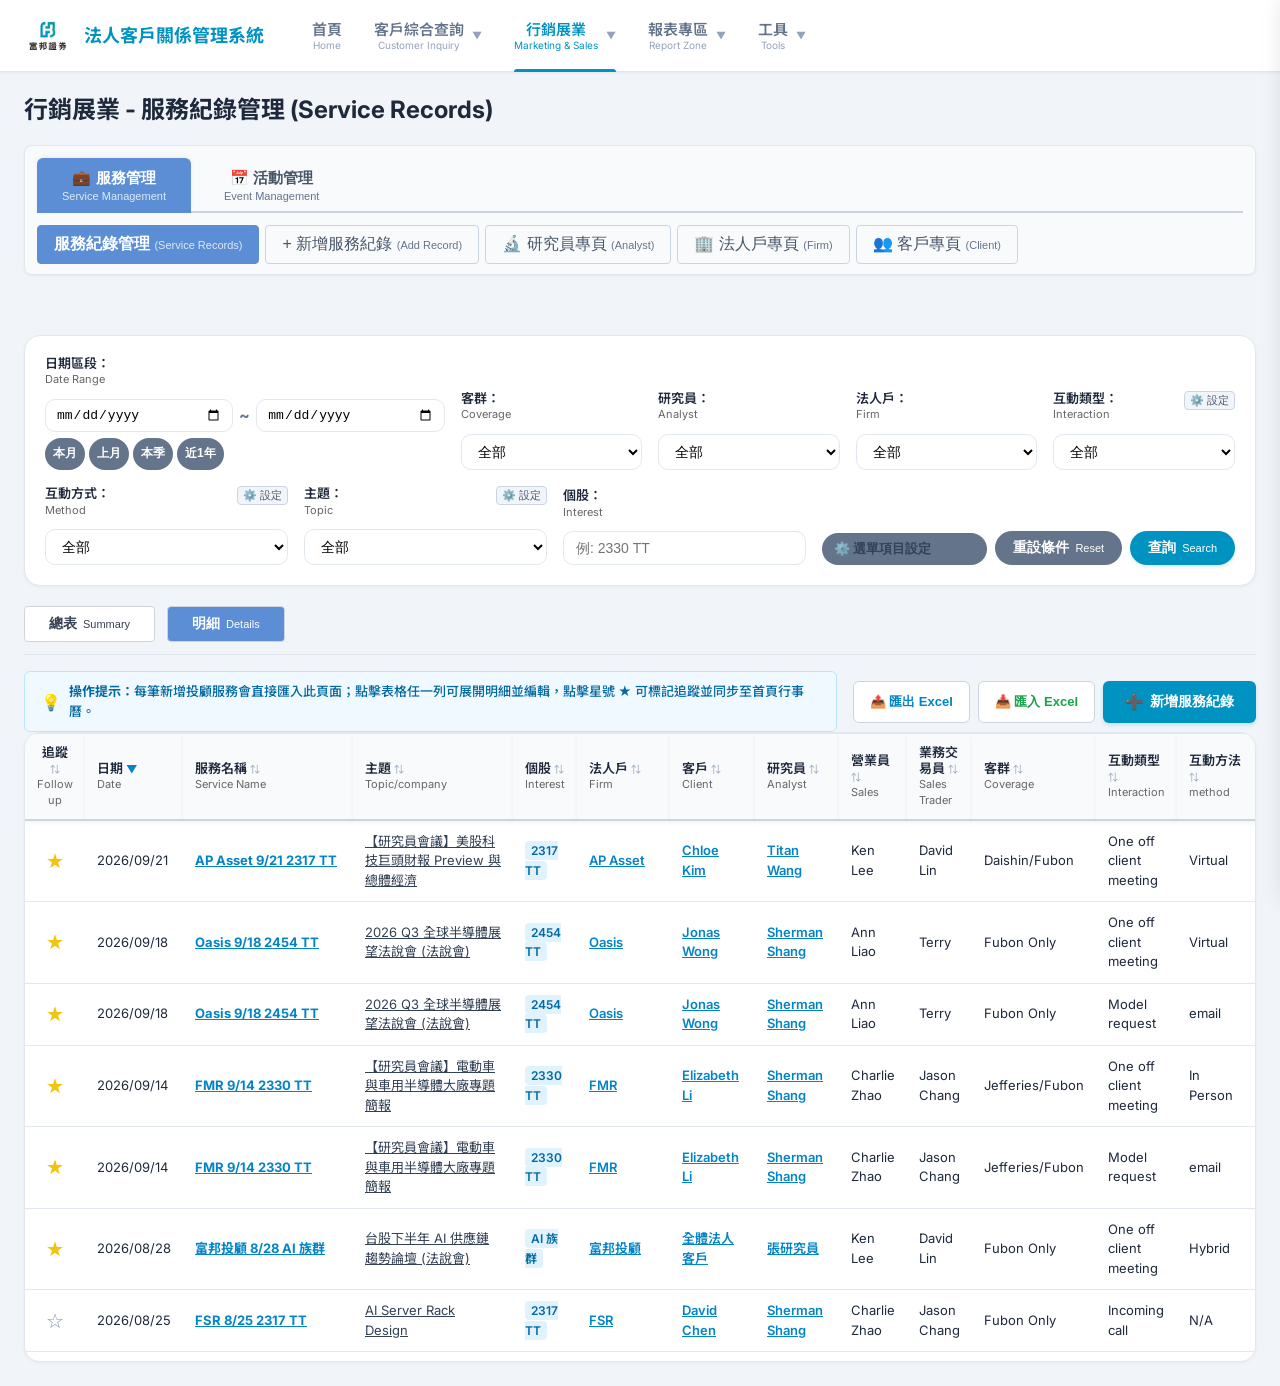
<file: marketing.html>
<!DOCTYPE html>
<html lang="zh-TW">
<head>
<meta charset="UTF-8">
<meta name="viewport" content="width=device-width, initial-scale=1.0">
<title>法人客戶關係管理系統 - 行銷展業</title>
<link href="https://fonts.googleapis.com/css2?family=Inter:wght@400;500;600;700&family=Noto+Sans+TC:wght@400;500;700&display=swap" rel="stylesheet">
<link rel="stylesheet" href="styles.css">
<link rel="stylesheet" href="marketing.css?v=20260909_0845">
<script src="navbar.js?v=20260909_1005"></script>
</head>
<body>
<script>
window.onerror = function(message, source, lineno, colno, error) {
    console.error('Window error:', message, source, lineno, colno, error);
};
</script>
<!-- Navbar -->
<div id="navbar-placeholder"></div>

<!-- Main Container -->
<div class="marketing-container">

<!-- Header -->
<div class="marketing-header">
<h2 id="marketing-page-title" style="line-height: 1.2;">行銷展業 - 服務紀錄管理<br><span style="font-size: 14px; font-weight: normal; color: #666;">Marketing & Sales - Service Records</span></h2>
</div>

<!-- Two-Level Hierarchical Navigation -->
<div class="hierarchical-tabs-wrapper" style="background: #f8fafc; border: 1px solid #e2e8f0; border-radius: 8px; padding: 12px; margin-bottom: 20px; box-shadow: 0 1px 3px rgba(0,0,0,0.05);">
<!-- Level 1: Core Features -->
<div class="level-1-tabs" style="display: flex; gap: 8px; border-bottom: 2px solid #cbd5e1; padding-bottom: 8px; margin-bottom: 12px;">
<button class="marketing-lvl1-btn active" id="btn-group-service" style="padding: 10px 24px; font-size: 15px; font-weight: bold; color: #475569; background: #f1f5f9; border: 1px solid #cbd5e1; border-bottom: none; border-radius: 6px 6px 0 0; cursor: pointer; transition: all 0.2s; outline: none; margin-bottom: -10px;">
💼 服務管理 <span style="font-size: 11px; font-weight: normal; color: #64748b; display: block; margin-top: 2px;">Service Management</span>
</button>
<button class="marketing-lvl1-btn" id="btn-group-event" style="padding: 10px 24px; font-size: 15px; font-weight: bold; color: #475569; background: transparent; border: 1px solid transparent; border-radius: 6px 6px 0 0; cursor: pointer; transition: all 0.2s; outline: none; margin-bottom: -10px;">
📅 活動管理 <span style="font-size: 11px; font-weight: normal; color: #64748b; display: block; margin-top: 2px;">Event Management</span>
</button>
</div>

<!-- Level 2: Sub features under selected Core Feature -->
<!-- Sub tabs for Service Management (Default visible) -->
<div class="level-2-subtabs-group" id="subtabs-service-group" style="display: flex; flex-wrap: wrap; gap: 6px;">
<button class="marketing-tab-btn active" data-target="panel-records-list" style="padding: 8px 16px; border-radius: 4px; border: 1px solid #94a3b8; background: white; font-weight: 500; color: #334155; cursor: pointer; transition: all 0.2s;">
服務紀錄管理 <span style="font-size:11px; color:#64748b; font-weight:normal;">(Service Records)</span>
</button>
<button class="marketing-tab-btn" data-target="panel-record-form" id="tab-new-service-btn" style="padding: 8px 16px; border-radius: 4px; border: 1px solid #cbd5e1; background: #f8fafc; font-weight: 500; color: #475569; cursor: pointer; transition: all 0.2s;">
+ 新增服務紀錄 <span style="font-size:11px; color:#64748b; font-weight:normal;">(Add Record)</span>
</button>
<button class="marketing-tab-btn" data-target="panel-researchers" style="padding: 8px 16px; border-radius: 4px; border: 1px solid #cbd5e1; background: #f8fafc; font-weight: 500; color: #475569; cursor: pointer; transition: all 0.2s;">
🔬 研究員專頁 <span style="font-size:11px; color:#64748b; font-weight:normal;">(Analyst)</span>
</button>
<button class="marketing-tab-btn" data-target="panel-firms" id="tab-firm-btn" style="padding: 8px 16px; border-radius: 4px; border: 1px solid #cbd5e1; background: #f8fafc; font-weight: 500; color: #475569; cursor: pointer; transition: all 0.2s;">
🏢 法人戶專頁 <span style="font-size:11px; color:#64748b; font-weight:normal;">(Firm)</span>
</button>
<button class="marketing-tab-btn" data-target="panel-clients" style="padding: 8px 16px; border-radius: 4px; border: 1px solid #cbd5e1; background: #f8fafc; font-weight: 500; color: #475569; cursor: pointer; transition: all 0.2s;">
👥 客戶專頁 <span style="font-size:11px; color:#64748b; font-weight:normal;">(Client)</span>
</button>
<!-- Dynamic tabs will be appended here -->
</div>

<!-- Sub tabs for Event Management (Hidden initially) -->
<div class="level-2-subtabs-group" id="subtabs-event-group" style="display: none; flex-wrap: wrap; gap: 6px;">
<button class="marketing-tab-btn" data-target="panel-event-calendar" style="padding: 8px 16px; border-radius: 4px; border: 1px solid #cbd5e1; background: #f8fafc; font-weight: 500; color: #475569; cursor: pointer; transition: all 0.2s;">
活動行事曆 <span style="font-size:11px; color:#64748b; font-weight:normal;">(Calendar)</span>
</button>
</div>
</div>

<!-- Inline CSS styles overrides for level 1 states -->
<style>
.marketing-lvl1-btn.active {
background: #5C8ED6 !important;
color: white !important;
border-color: #5C8ED6 !important;
box-shadow: 0 -2px 5px rgba(0,0,0,0.05);
}
.marketing-lvl1-btn.active span {
color: rgba(255,255,255,0.8) !important;
}
.marketing-tab-btn.active {
background: #5C8ED6 !important;
color: white !important;
border-color: #5C8ED6 !important;
}
.marketing-tab-btn.active span {
color: rgba(255,255,255,0.8) !important;
}
.marketing-content-panel {
display: none !important;
}
.marketing-content-panel.active {
display: block !important;
}
</style>

<div id="main-marketing-tabs" style="display:none;"></div> <!-- Keep for backward compat code selector references -->

<!-- Container for dynamically duplicated detail panels -->
<div id="dynamic-panels-container"></div>

<!-- Panel 1: 服務紀錄管理 (List View) -->
<div id="panel-records-list" class="marketing-content-panel active">

<div class="marketing-filter-panel">
<div class="filter-row">
<div class="filter-group" style="flex: 2.2; min-width: 340px;">
<label style="line-height: 1.2;">日期區段：<br><span style="font-size:11px; font-weight:normal; color:#666;">Date Range</span></label>
<div style="display: flex; align-items: center; gap: 6px; flex-wrap: wrap;">
<input type="date" id="filter-date-start" style="flex: 1; min-width: 120px; padding: 7px 10px; border: 1px solid var(--border-color); border-radius: var(--radius-md); font-size: 13px;">
<span style="color: #64748b; font-weight: bold;">~</span>
<input type="date" id="filter-date-end" style="flex: 1; min-width: 120px; padding: 7px 10px; border: 1px solid var(--border-color); border-radius: var(--radius-md); font-size: 13px;">
<div class="quick-date-presets" style="display: flex; gap: 4px;">
<button type="button" class="btn btn-secondary btn-quick-date" data-range="this-month" style="padding: 4px 8px; font-size: 12px; height: 32px; white-space: nowrap;">本月</button>
<button type="button" class="btn btn-secondary btn-quick-date" data-range="last-month" style="padding: 4px 8px; font-size: 12px; height: 32px; white-space: nowrap;">上月</button>
<button type="button" class="btn btn-secondary btn-quick-date" data-range="this-quarter" style="padding: 4px 8px; font-size: 12px; height: 32px; white-space: nowrap;">本季</button>
<button type="button" class="btn btn-secondary btn-quick-date" data-range="this-year" style="padding: 4px 8px; font-size: 12px; height: 32px; white-space: nowrap;">近1年</button>
</div>
</div>
</div>
<div class="filter-group"><label style="line-height: 1.2;">客群：<br><span style="font-size:11px; font-weight:normal; color:#666;">Coverage</span></label><select id="filter-coverage"><option value="全部">全部</option><option value="Jefferies/Fubon">Jefferies/Fubon</option><option value="Fubon Only">Fubon Only</option><option value="HFT">HFT</option><option value="Delta-One">Delta-One</option><option value="未開戶客戶">未開戶客戶</option></select></div>
<div class="filter-group"><label style="line-height: 1.2;">研究員：<br><span style="font-size:11px; font-weight:normal; color:#666;">Analyst</span></label><select id="filter-analyst"><option value="全部">全部</option><option value="Sherman Shang">Sherman Shang</option><option value="Titan Wang">Titan Wang</option><option value="Rita Wu">Rita Wu</option><option value="張研究員">張研究員</option></select></div>
<div class="filter-group"><label style="line-height: 1.2;">法人戶：<br><span style="font-size:11px; font-weight:normal; color:#666;">Firm</span></label><select id="filter-firm"><option value="全部">全部</option><option value="FMR">FMR</option><option value="Oasis">Oasis</option><option value="AP Asset">AP Asset</option><option value="BlackRock">BlackRock</option><option value="Capital">Capital</option><option value="Cathay">Cathay</option><option value="CITI">CITI</option><option value="GIC">GIC</option><option value="HSBC">HSBC</option><option value="FSR">FSR</option></select></div>
<div class="filter-group">
<div style="display:flex; justify-content:space-between; align-items:flex-start;">
    <label style="line-height: 1.2;">互動類型：<br><span style="font-size:11px; font-weight:normal; color:#666;">Interaction</span></label>
    <button type="button" class="btn-trigger-options-modal" data-tab="type" title="動態調整互動類型選項" style="background:#F1F5F9; border:1px solid #CBD5E1; border-radius:4px; padding:1px 5px; font-size:11px; cursor:pointer; color:#475569; margin-left:4px;">⚙️ 設定</button>
</div>
<select id="filter-type">
<option value="全部">全部</option>
<option value="Model request">Model request</option>
<option value="Bespoke client request">Bespoke client request</option>
<option value="One off client meeting">One off client meeting</option>
<option value="Incoming call">Incoming call</option>
</select>
</div>
</div>
<div class="filter-row" style="margin-top: 16px;">
<div class="filter-group">
<div style="display:flex; justify-content:space-between; align-items:flex-start;">
    <label style="line-height: 1.2;">互動方式：<br><span style="font-size:11px; font-weight:normal; color:#666;">Method</span></label>
    <button type="button" class="btn-trigger-options-modal" data-tab="method" title="動態調整互動方式選項" style="background:#F1F5F9; border:1px solid #CBD5E1; border-radius:4px; padding:1px 5px; font-size:11px; cursor:pointer; color:#475569; margin-left:4px;">⚙️ 設定</button>
</div>
<select id="filter-method">
<option value="全部">全部</option>
<option value="In Person">In Person</option>
<option value="Virtual">Virtual</option>
<option value="email">email</option>
<option value="N/A">N/A</option>
</select>
</div>
<div class="filter-group">
<div style="display:flex; justify-content:space-between; align-items:flex-start;">
    <label style="line-height: 1.2;">主題：<br><span style="font-size:11px; font-weight:normal; color:#666;">Topic</span></label>
    <button type="button" class="btn-trigger-options-modal" data-tab="topic" title="動態調整主題選項" style="background:#F1F5F9; border:1px solid #CBD5E1; border-radius:4px; padding:1px 5px; font-size:11px; cursor:pointer; color:#475569; margin-left:4px;">⚙️ 設定</button>
</div>
<select id="filter-topic">
<option value="全部">全部</option>
<option value="Energy Equipment & Services">Energy Equipment & Services</option>
<option value="Oil, Gas & Consumable Fuels">Oil, Gas & Consumable Fuels</option>
<option value="Materials">Materials</option>
</select>
</div>
<div class="filter-group"><label style="line-height: 1.2;">個股：<br><span style="font-size:11px; font-weight:normal; color:#666;">Interest</span></label><input type="text" id="filter-interest" placeholder="例: 2330 TT"></div>
<div class="filter-actions" style="margin-left: auto; display: flex; gap: 8px; align-items: flex-end;">
<button type="button" class="btn btn-secondary btn-trigger-options-modal" data-tab="type" style="padding: 7px 12px; font-size: 13px; border-color: #CBD5E1; color: #334155;" title="自訂互動類型、互動方法與主題選項">⚙️ 選單項目設定 <span style="font-size:11px; font-weight:normal; color:#64748B;">Options</span></button>
<button class="btn btn-secondary" id="btn-reset-filters">重設條件 <span style="font-size:11px; font-weight:normal;">Reset</span></button>
<button class="btn btn-primary" id="btn-search-records">查詢 <span style="font-size:11px; font-weight:normal;">Search</span></button>
</div>
</div>
</div>

<!-- Mode Selector (總表 vs 明細) -->
<div style="display:flex; gap:12px; margin-bottom:16px; border-bottom: 1px solid var(--border-color); padding-bottom: 12px;">
<button class="btn mode-btn" id="btn-mode-summary" style="padding: 8px 24px; font-weight:600; cursor:pointer; border-radius:4px; border:1px solid #D1D5DB; background:white; color:#374151;">總表 <span style="font-size:11px; font-weight:normal;">Summary</span></button>
<button class="btn mode-btn active" id="btn-mode-details" style="padding: 8px 24px; font-weight:600; cursor:pointer; border-radius:4px; border:1px solid #D1D5DB; background:#5C8ED6; color:white;">明細 <span style="font-size:11px; font-weight:normal;">Details</span></button>
</div>

<!-- Summary Dashboard Panel -->
<div id="summary-dashboard-panel" class="dashboard-panel" style="display:none; gap:20px;">
<!-- Sidebar Sub-Tabs -->
<div class="dashboard-sidebar" style="width:160px; display:flex; flex-direction:column; gap:8px;">
<button class="sub-tab-btn active" data-sub="client" style="text-align:left; padding:10px 16px; background:#E3F2FD; color:#0D47A1; border:none; border-radius:4px; font-weight:600; cursor:pointer; font-size:14px;">客戶 <small style="display:block; font-weight:normal; color:#555;">Client</small></button>
<button class="sub-tab-btn" data-sub="analyst" style="text-align:left; padding:10px 16px; background:#F3F4F6; color:#374151; border:none; border-radius:4px; font-weight:600; cursor:pointer; font-size:14px;">研究員 <small style="display:block; font-weight:normal; color:#777;">Analyst</small></button>
</div>

<!-- Dashboard Content Area -->
<div class="dashboard-content" style="flex:1; background:#F8FAFC; border-radius:8px; padding:20px; border:1px solid #E2E8F0; min-height:450px;">
<!-- Client Dashboard View -->
<div id="sub-panel-client" class="sub-dashboard-panel active" style="display:grid; grid-template-columns: 1.5fr 1fr; gap:20px; align-items: stretch;">
<!-- Card 1: Bar + Line Chart -->
<div class="dashboard-card" style="background:white; border-radius:8px; border:1px solid #E2E8F0; padding:16px; display:flex; flex-direction:column; align-items:center;">
<h4 style="margin:0 0 16px 0; font-size:14px; color:#334155; width:100%; border-bottom:1px solid #F1F5F9; padding-bottom:8px; text-align:center;">服務時數 vs 交易量</h4>
<div id="client-bar-chart-wrapper" style="width:100%; height:260px;">
<!-- Rendered dynamically by SVG inside JS -->
</div>
</div>
<!-- Card 2: Ranking Table -->
<div class="dashboard-card" style="background:white; border-radius:8px; border:1px solid #E2E8F0; padding:16px;">
<h4 style="margin:0 0 12px 0; font-size:14px; color:#334155; border-bottom:1px solid #F1F5F9; padding-bottom:8px; text-align:center; line-height:1.3;">服務效益排名<br><span style="font-size:11px; font-weight:normal; color:#64748b;">(呈現前10名，其餘歸類為其他)</span></h4>
<div style="overflow-x:auto; height:260px;">
<table class="data-table" style="min-width:100%; border:1px solid #E2E8F0;" id="client-roi-table">
<thead>
<tr style="background:#5C8ED6; color:white;">
<th style="padding:6px 10px; font-size:12px; line-height:1.2; text-align:center;">客戶 / 法人戶</th>
<th style="padding:6px 10px; font-size:12px; line-height:1.2; text-align:center;">服務效益</th>
</tr>
</thead>
<tbody>

<tr><td style="padding:6px; font-weight:600; text-align:center;">FMR</td><td style="padding:6px; text-align:right; font-weight:700; color:#0369A1;">2,282,280</td></tr>
<tr><td style="padding:6px; font-weight:600; text-align:center;">Oasis</td><td style="padding:6px; text-align:right; font-weight:700; color:#0369A1;">1,974,700</td></tr>
<tr><td style="padding:6px; font-weight:600; text-align:center;">AP Asset</td><td style="padding:6px; text-align:right; font-weight:700; color:#0369A1;">1,410,720</td></tr>
<tr><td style="padding:6px; font-weight:600; text-align:center;">FSR</td><td style="padding:6px; text-align:right; font-weight:700; color:#0369A1;">1,157,980</td></tr>
<tr><td style="padding:6px; font-weight:600; text-align:center;">Jefferies</td><td style="padding:6px; text-align:right; font-weight:700; color:#0369A1;">950,000</td></tr>
<tr><td style="padding:6px; font-weight:600; text-align:center;">Fidelity</td><td style="padding:6px; text-align:right; font-weight:700; color:#0369A1;">803,333</td></tr>
<tr><td style="padding:6px; font-weight:600; text-align:center;">BlackRock</td><td style="padding:6px; text-align:right; font-weight:700; color:#0369A1;">650,000</td></tr>
<tr><td style="padding:6px; font-weight:600; text-align:center;">Vanguard</td><td style="padding:6px; text-align:right; font-weight:700; color:#0369A1;">506,667</td></tr>
<tr><td style="padding:6px; font-weight:600; text-align:center;">Capital</td><td style="padding:6px; text-align:right; font-weight:700; color:#0369A1;">393,333</td></tr>
<tr><td style="padding:6px; font-weight:600; text-align:center;">Cathay</td><td style="padding:6px; text-align:right; font-weight:700; color:#0369A1;">316,667</td></tr>
</tbody>
</table>
</div>
</div>
</div>



<!-- Analyst Dashboard View (對齊圖一) -->
<div id="sub-panel-analyst" class="sub-dashboard-panel" style="display:none; grid-template-columns: 1.5fr 1fr; gap:20px; align-items: stretch;">
<!-- Card 1: 服務時數佔比 Donut Chart -->
<div class="dashboard-card" style="background:white; border-radius:8px; border:1px solid #E2E8F0; padding:16px; display:flex; flex-direction:column; align-items:center;">
<h4 style="margin:0 0 16px 0; font-size:14px; color:#334155; width:100%; border-bottom:1px solid #F1F5F9; padding-bottom:8px; text-align:center;">服務時數佔比</h4>
<div style="display:flex; align-items:center; justify-content:space-around; width:100%; height:260px;">
<div id="analyst-pie-chart-wrapper" style="flex:1; display:flex; align-items:center; justify-content:center;"></div>
<div style="font-size:12px; color:#475569; width:160px; background:#F8FAFC; padding:12px; border-radius:6px; border:1px solid #E2E8F0; line-height:1.5;">
📍 <strong>轄下客戶被研究員服務的時數占比</strong><br>
<span style="font-size:11px; color:#64748b;">(下頁明細層時數 duration 分鐘加總)</span>
</div>
</div>
</div>
<!-- Card 2: 研究員服務時數排名 (分鐘) Ranking Table -->
<div class="dashboard-card" style="background:white; border-radius:8px; border:1px solid #E2E8F0; padding:16px;">
<h4 style="margin:0 0 12px 0; font-size:14px; color:#334155; border-bottom:1px solid #F1F5F9; padding-bottom:8px; text-align:center;">研究員服務時數排名 (分鐘)</h4>
<div style="overflow-x:auto; height:260px;">
<table class="data-table" style="min-width:100%; border:1px solid #E2E8F0;" id="analyst-ranking-table">
<thead>
<tr style="background:#5C8ED6; color:white;">
<th style="padding:6px 10px; font-size:12px; line-height:1.2; text-align:center;">研究員</th>
<th style="padding:6px 10px; font-size:12px; line-height:1.2; text-align:center;">服務總時數 (分鐘)</th>
</tr>
</thead>
<tbody>

<tr>
    <td style="padding:6px; font-weight:600; text-align:center;">Sherman Shang</td>
    <td style="padding:6px; text-align:right; font-weight:700; color:#7C3AED;">390 min</td>
</tr>
<tr>
    <td style="padding:6px; font-weight:600; text-align:center;">Titan Wang</td>
    <td style="padding:6px; text-align:right; font-weight:700; color:#7C3AED;">350 min</td>
</tr>
<tr>
    <td style="padding:6px; font-weight:600; text-align:center;">Rita Wu</td>
    <td style="padding:6px; text-align:right; font-weight:700; color:#7C3AED;">380 min</td>
</tr>
</tbody>
</table>
</div>
</div>
</div>
</div>
</div> <!-- /#summary-dashboard-panel -->

<!-- Details Table Panel (對齊圖二) -->
<div id="details-list-panel" class="dashboard-panel" style="display:flex; flex-direction:column; gap:12px;">
<div class="top-actions" style="display:flex; justify-content:space-between; align-items:center; gap:16px; margin-bottom: 0;">
<div style="flex:1; font-size: 13px; color: #0369A1; background: #F0F9FF; padding: 10px 16px; border-radius: 6px; border: 1px solid #BAE6FD; display: flex; align-items: center; gap: 8px; font-weight: 500;">
    <span style="font-size: 16px;">💡</span>
    <span><strong>操作提示：</strong>每筆新增投顧服務會直接匯入此頁面；點擊表格任一列可展開明細並編輯，點擊星號 ★ 可標記追蹤並同步至首頁行事曆。</span>
</div>
<div style="display: flex; align-items: center; gap: 8px;">
    <button type="button" class="btn btn-secondary btn-export-excel" data-type="service" style="padding: 9px 16px; font-size: 13px; border: 1px solid #cbd5e1; background: white; color: #0284c7; border-radius: 6px; cursor: pointer; display: inline-flex; align-items: center; gap: 6px; font-weight: 600; height: 42px;" title="匯出服務紀錄明細為 Excel/CSV">
        📤 匯出 Excel
    </button>
    <button type="button" class="btn btn-secondary btn-import-excel" data-type="service" style="padding: 9px 16px; font-size: 13px; border: 1px solid #cbd5e1; background: white; color: #16a34a; border-radius: 6px; cursor: pointer; display: inline-flex; align-items: center; gap: 6px; font-weight: 600; height: 42px;" title="自 Excel/CSV 匯入服務紀錄">
        📥 匯入 Excel
    </button>
    <!-- 醒目的新增按鈕 -->
    <button class="btn btn-primary" id="btn-new-record" style="font-size: 14px; font-weight: 600; padding: 10px 22px; white-space: nowrap; background: #0093C1; border-color: #0093C1; color: white; border-radius: 6px; display: flex; align-items: center; gap: 6px; box-shadow: 0 2px 4px rgba(0,147,193,0.2); cursor: pointer; height: 42px;">
        <span style="font-size: 15px;">➕</span> 新增服務紀錄
    </button>
</div>
</div>

<div class="data-table-wrapper" style="margin-top:0;">
<table class="data-table" id="service-records-table">
<thead>
<tr>
<th class="sortable-th" data-sort-key="followUp" style="line-height: 1.2; text-align: center; width: 60px;" title="點擊依追蹤排序">追蹤 <span class="sort-icon" style="font-size: 10px; color: #94A3B8;">⇅</span><br><span style="font-size:11px; font-weight:normal; color:#666;">Follow up</span></th>
<th class="sortable-th sort-active" data-sort-key="date" style="line-height: 1.2;" title="點擊依日期排序（目前由近至遠）">日期 <span class="sort-icon" style="font-size: 11px; color: #0284c7; font-weight: bold;">▼</span><br><span style="font-size:11px; font-weight:normal; color:#666;">Date</span></th>
<th class="sortable-th" data-sort-key="serviceName" style="line-height: 1.2; min-width: 170px;" title="點擊依服務名稱排序">服務名稱 <span class="sort-icon" style="font-size: 10px; color: #94A3B8;">⇅</span><br><span style="font-size:11px; font-weight:normal; color:#666;">Service Name</span></th>
<th class="sortable-th" data-sort-key="topic" style="line-height: 1.2; min-width: 160px;" title="點擊依主題排序">主題 <span class="sort-icon" style="font-size: 10px; color: #94A3B8;">⇅</span><br><span style="font-size:11px; font-weight:normal; color:#666;">Topic/company</span></th>
<th class="sortable-th" data-sort-key="interest" style="line-height: 1.2;" title="點擊依個股排序">個股 <span class="sort-icon" style="font-size: 10px; color: #94A3B8;">⇅</span><br><span style="font-size:11px; font-weight:normal; color:#666;">Interest</span></th>
<th class="sortable-th" data-sort-key="firm" style="line-height: 1.2;" title="點擊依法人戶排序">法人戶 <span class="sort-icon" style="font-size: 10px; color: #94A3B8;">⇅</span><br><span style="font-size:11px; font-weight:normal; color:#666;">Firm</span></th>
<th class="sortable-th" data-sort-key="client" style="line-height: 1.2;" title="點擊依客戶排序">客戶 <span class="sort-icon" style="font-size: 10px; color: #94A3B8;">⇅</span><br><span style="font-size:11px; font-weight:normal; color:#666;">Client</span></th>
<th class="sortable-th" data-sort-key="analyst" style="line-height: 1.2;" title="點擊依研究員排序">研究員 <span class="sort-icon" style="font-size: 10px; color: #94A3B8;">⇅</span><br><span style="font-size:11px; font-weight:normal; color:#666;">Analyst</span></th>
<th class="sortable-th" data-sort-key="sales" style="line-height: 1.2;" title="點擊依營業員排序">營業員 <span class="sort-icon" style="font-size: 10px; color: #94A3B8;">⇅</span><br><span style="font-size:11px; font-weight:normal; color:#666;">Sales</span></th>
<th class="sortable-th" data-sort-key="salesTrader" style="line-height: 1.2;" title="點擊依業務交易員排序">業務交易員 <span class="sort-icon" style="font-size: 10px; color: #94A3B8;">⇅</span><br><span style="font-size:11px; font-weight:normal; color:#666;">Sales Trader</span></th>
<th class="sortable-th" data-sort-key="coverage" style="line-height: 1.2;" title="點擊依客群排序">客群 <span class="sort-icon" style="font-size: 10px; color: #94A3B8;">⇅</span><br><span style="font-size:11px; font-weight:normal; color:#666;">Coverage</span></th>
<th class="sortable-th" data-sort-key="type" title="點擊依互動類型排序" style="line-height: 1.2;">互動類型 <span class="sort-icon" style="font-size: 10px; color: #94A3B8;">⇅</span><br><span style="font-size:11px; font-weight:normal; color:#666;">Interaction</span></th>
<th class="sortable-th" data-sort-key="method" title="點擊依互動方法排序" style="line-height: 1.2;">互動方法 <span class="sort-icon" style="font-size: 10px; color: #94A3B8;">⇅</span><br><span style="font-size:11px; font-weight:normal; color:#666;">method</span></th>
<th class="sortable-th" data-sort-key="duration" style="line-height: 1.2;" title="點擊依時數排序">時數 <span class="sort-icon" style="font-size: 10px; color: #94A3B8;">⇅</span><br><span style="font-size:11px; font-weight:normal; color:#666;">Duration (min)</span></th>
<th class="sortable-th" data-sort-key="format" style="line-height: 1.2;" title="點擊依人數/形式排序">人數 <span class="sort-icon" style="font-size: 10px; color: #94A3B8;">⇅</span><br><span style="font-size:11px; font-weight:normal; color:#666;">format</span></th>
<th class="sortable-th" data-sort-key="time" style="line-height: 1.2;" title="點擊依時間排序">時間 <span class="sort-icon" style="font-size: 10px; color: #94A3B8;">⇅</span><br><span style="font-size:11px; font-weight:normal; color:#666;">Time</span></th>
<th class="sortable-th" data-sort-key="email" style="line-height: 1.2;" title="點擊依Contact Email排序">Contact <span class="sort-icon" style="font-size: 10px; color: #94A3B8;">⇅</span><br><span style="font-size:11px; font-weight:normal; color:#666;">(email)</span></th>
<th class="sortable-th" data-sort-key="analystEmail" style="line-height: 1.2;" title="點擊依研究員Email排序">研究員 email <span class="sort-icon" style="font-size: 10px; color: #94A3B8;">⇅</span><br><span style="font-size:11px; font-weight:normal; color:#666;">Analyst Email</span></th>
</tr>
</thead>
<tbody>
<tr class="record-row" data-id="s-sep-4-1">
<td style="text-align: center;"><button class="service-pin-btn" data-id="s-sep-4-1" style="background:none; border:none; font-size:18px; cursor:pointer; color:#f1c40f;" title="已釘選至首頁 (點擊可取消釘選)">★</button></td>
<td>2026/09/21</td>
<td><span class="text-link trigger-form" style="font-weight: 700; color: #0284c7; cursor: pointer;" title="點擊編輯此筆服務">FMR 9/21 【研究員會議】美股科技巨頭財報 Preview 與總體經濟</span></td>
<td><span class="text-link trigger-form" style="color: #334155; cursor: pointer;">【研究員會議】美股科技巨頭財報 Preview 與總體經濟</span></td>
<td><span style="background: #e0f2fe; color: #0369a1; padding: 2px 6px; border-radius: 4px; font-size: 12px; font-weight: 600;">2317 TT</span></td>
<td><span class="text-link trigger-firm">AP Asset</span></td>
<td><span class="text-link trigger-client">Chloe Kim</span></td>
<td><span class="text-link trigger-researcher">Titan Wang</span></td>
<td>Ken Lee</td>
<td>David Lin</td>
<td>Daishin/Fubon</td>
<td>One off client meeting</td>
<td>Virtual</td>
<td>90</td>
<td>30人</td>
<td>09:30</td>
<td><span class="text-link">Chloe.kim@apasset.com</span></td>
<td><span class="text-link trigger-researcher">titan.wang@fubon.com</span></td>
</tr>
<tr class="record-row" data-id="s-sep-3-1">
<td style="text-align: center;"><button class="service-pin-btn" data-id="s-sep-3-1" style="background:none; border:none; font-size:18px; cursor:pointer; color:#f1c40f;" title="已釘選至首頁 (點擊可取消釘選)">★</button></td>
<td>2026/09/18</td>
<td><span class="text-link trigger-form" style="font-weight: 700; color: #0284c7; cursor: pointer;" title="點擊編輯此筆服務">FMR 9/18 2026 Q3 全球半導體展望法說會 (法說會)</span></td>
<td><span class="text-link trigger-form" style="color: #334155; cursor: pointer;">2026 Q3 全球半導體展望法說會 (法說會)</span></td>
<td><span style="background: #e0f2fe; color: #0369a1; padding: 2px 6px; border-radius: 4px; font-size: 12px; font-weight: 600;">2454 TT</span></td>
<td><span class="text-link trigger-firm">Oasis</span></td>
<td><span class="text-link trigger-client">Jonas Wong</span></td>
<td><span class="text-link trigger-researcher">Sherman Shang</span></td>
<td>Ann Liao</td>
<td>Terry</td>
<td>Fubon Only</td>
<td>One off client meeting</td>
<td>Virtual</td>
<td>90</td>
<td>60人</td>
<td>10:00</td>
<td><span class="text-link">Jonas.wong@oasis.com</span></td>
<td><span class="text-link trigger-researcher">Sherman.shang@fubon.com</span></td>
</tr>
<tr class="record-row" data-id="s-sep-3-2">
<td style="text-align: center;"><button class="service-pin-btn" data-id="s-sep-3-2" style="background:none; border:none; font-size:18px; cursor:pointer; color:#f1c40f;" title="已釘選至首頁 (點擊可取消釘選)">★</button></td>
<td>2026/09/18</td>
<td><span class="text-link trigger-form" style="font-weight: 700; color: #0284c7; cursor: pointer;" title="點擊編輯此筆服務">FMR 9/18 2026 Q3 全球半導體展望法說會 (法說會)</span></td>
<td><span class="text-link trigger-form" style="color: #334155; cursor: pointer;">2026 Q3 全球半導體展望法說會 (法說會)</span></td>
<td><span style="background: #e0f2fe; color: #0369a1; padding: 2px 6px; border-radius: 4px; font-size: 12px; font-weight: 600;">2454 TT</span></td>
<td><span class="text-link trigger-firm">Oasis</span></td>
<td><span class="text-link trigger-client">Jonas Wong</span></td>
<td><span class="text-link trigger-researcher">Sherman Shang</span></td>
<td>Ann Liao</td>
<td>Terry</td>
<td>Fubon Only</td>
<td>Model request</td>
<td>email</td>
<td>45</td>
<td>1x1</td>
<td>10:00</td>
<td><span class="text-link">Jonas.wong@oasis.com</span></td>
<td><span class="text-link trigger-researcher">Sherman.shang@fubon.com</span></td>
</tr>
<tr class="record-row" data-id="s-sep-2-1">
<td style="text-align: center;"><button class="service-pin-btn" data-id="s-sep-2-1" style="background:none; border:none; font-size:18px; cursor:pointer; color:#f1c40f;" title="已釘選至首頁 (點擊可取消釘選)">★</button></td>
<td>2026/09/14</td>
<td><span class="text-link trigger-form" style="font-weight: 700; color: #0284c7; cursor: pointer;" title="點擊編輯此筆服務">FMR 9/14 【研究員會議】電動車與車用半導體大廠專題簡報</span></td>
<td><span class="text-link trigger-form" style="color: #334155; cursor: pointer;">【研究員會議】電動車與車用半導體大廠專題簡報</span></td>
<td><span style="background: #e0f2fe; color: #0369a1; padding: 2px 6px; border-radius: 4px; font-size: 12px; font-weight: 600;">2330 TT</span></td>
<td><span class="text-link trigger-firm">FMR</span></td>
<td><span class="text-link trigger-client">Elizabeth Li</span></td>
<td><span class="text-link trigger-researcher">Sherman Shang</span></td>
<td>Charlie Zhao</td>
<td>Jason Chang</td>
<td>Jefferies/Fubon</td>
<td>One off client meeting</td>
<td>In Person</td>
<td>90</td>
<td>18人</td>
<td>15:00</td>
<td><span class="text-link">Elizabeth.li@FMR.com</span></td>
<td><span class="text-link trigger-researcher">Sherman.shang@fubon.com</span></td>
</tr>
<tr class="record-row" data-id="s-sep-2-2">
<td style="text-align: center;"><button class="service-pin-btn" data-id="s-sep-2-2" style="background:none; border:none; font-size:18px; cursor:pointer; color:#f1c40f;" title="已釘選至首頁 (點擊可取消釘選)">★</button></td>
<td>2026/09/14</td>
<td><span class="text-link trigger-form" style="font-weight: 700; color: #0284c7; cursor: pointer;" title="點擊編輯此筆服務">FMR 9/14 【研究員會議】電動車與車用半導體大廠專題簡報</span></td>
<td><span class="text-link trigger-form" style="color: #334155; cursor: pointer;">【研究員會議】電動車與車用半導體大廠專題簡報</span></td>
<td><span style="background: #e0f2fe; color: #0369a1; padding: 2px 6px; border-radius: 4px; font-size: 12px; font-weight: 600;">2330 TT</span></td>
<td><span class="text-link trigger-firm">FMR</span></td>
<td><span class="text-link trigger-client">Elizabeth Li</span></td>
<td><span class="text-link trigger-researcher">Sherman Shang</span></td>
<td>Charlie Zhao</td>
<td>Jason Chang</td>
<td>Jefferies/Fubon</td>
<td>Model request</td>
<td>email</td>
<td>45</td>
<td>1x1</td>
<td>15:00</td>
<td><span class="text-link">Elizabeth.li@FMR.com</span></td>
<td><span class="text-link trigger-researcher">Sherman.shang@fubon.com</span></td>
</tr>
<tr class="record-row" data-id="service-804">
<td style="text-align: center;"><button class="service-pin-btn" data-id="service-804" style="background:none; border:none; font-size:18px; cursor:pointer; color:#94A3B8;" title="點擊可釘選至首頁">☆</button></td>
<td>2026/08/25</td>
<td><span class="text-link trigger-form" style="font-weight: 700; color: #0284c7; cursor: pointer;" title="點擊編輯此筆服務">FMR 8/25 AI Server Rack Design</span></td>
<td><span class="text-link trigger-form" style="color: #334155; cursor: pointer;">AI Server Rack Design</span></td>
<td><span style="background: #e0f2fe; color: #0369a1; padding: 2px 6px; border-radius: 4px; font-size: 12px; font-weight: 600;">2317 TT</span></td>
<td><span class="text-link trigger-firm">FSR</span></td>
<td><span class="text-link trigger-client">David Chen</span></td>
<td><span class="text-link trigger-researcher">Sherman Shang</span></td>
<td>Charlie Zhao</td>
<td>Jason Chang</td>
<td>Fubon Only</td>
<td>Incoming call</td>
<td>N/A</td>
<td>40</td>
<td>1x1</td>
<td>15:30</td>
<td><span class="text-link">david.chen@fsr.com</span></td>
<td><span class="text-link trigger-researcher">Sherman.shang@fubon.com</span></td>
</tr>
<tr class="record-row" data-id="service-3">
<td style="text-align: center;"><button class="service-pin-btn" data-id="service-3" style="background:none; border:none; font-size:18px; cursor:pointer; color:#94A3B8;" title="點擊可釘選至首頁">☆</button></td>
<td>2026/08/18</td>
<td><span class="text-link trigger-form" style="font-weight: 700; color: #0284c7; cursor: pointer;" title="點擊編輯此筆服務">AP Asset 8/18 2603 TT</span></td>
<td><span class="text-link trigger-form" style="color: #334155; cursor: pointer;">Global Shipping Spot Rates</span></td>
<td><span style="background: #e0f2fe; color: #0369a1; padding: 2px 6px; border-radius: 4px; font-size: 12px; font-weight: 600;">2603 TT</span></td>
<td><span class="text-link trigger-firm">AP Asset</span></td>
<td><span class="text-link trigger-client">Chole Kim</span></td>
<td><span class="text-link trigger-researcher">Rita Wu</span></td>
<td>Ken Lee</td>
<td>David Lin</td>
<td>Daishin/Fubon</td>
<td>One off client meeting</td>
<td>In Person</td>
<td>60</td>
<td>GROUP</td>
<td>09:00</td>
<td><span class="text-link">Chloe.kim@apasset.com</span></td>
<td><span class="text-link trigger-researcher">rita.wu@fubon.com</span></td>
</tr>
<tr class="record-row" data-id="service-2">
<td style="text-align: center;"><button class="service-pin-btn" data-id="service-2" style="background:none; border:none; font-size:18px; cursor:pointer; color:#94A3B8;" title="點擊可釘選至首頁">☆</button></td>
<td>2026/08/11</td>
<td><span class="text-link trigger-form" style="font-weight: 700; color: #0284c7; cursor: pointer;" title="點擊編輯此筆服務">FMR 8/11 MediaTek Mobile SoC</span></td>
<td><span class="text-link trigger-form" style="color: #334155; cursor: pointer;">MediaTek Mobile SoC</span></td>
<td><span style="background: #e0f2fe; color: #0369a1; padding: 2px 6px; border-radius: 4px; font-size: 12px; font-weight: 600;">2454 TT</span></td>
<td><span class="text-link trigger-firm">Oasis</span></td>
<td><span class="text-link trigger-client">Jonas Wong</span></td>
<td><span class="text-link trigger-researcher">Titan Wang</span></td>
<td>Ann Liao</td>
<td>Terry</td>
<td>Fubon Only</td>
<td>Bespoke client request</td>
<td>email</td>
<td>30</td>
<td>1x1</td>
<td>11:00</td>
<td><span class="text-link">Jonas.wong@oasis.com</span></td>
<td><span class="text-link trigger-researcher">titan.wang@fubon.com</span></td>
</tr>
<tr class="record-row" data-id="service-1">
<td style="text-align: center;"><button class="service-pin-btn" data-id="service-1" style="background:none; border:none; font-size:18px; cursor:pointer; color:#f1c40f;" title="已釘選至首頁 (點擊可取消釘選)">★</button></td>
<td>2026/08/04</td>
<td><span class="text-link trigger-form" style="font-weight: 700; color: #0284c7; cursor: pointer;" title="點擊編輯此筆服務">FMR 8/4 Advanced Packaging CoWoS-L</span></td>
<td><span class="text-link trigger-form" style="color: #334155; cursor: pointer;">Advanced Packaging CoWoS-L</span></td>
<td><span style="background: #e0f2fe; color: #0369a1; padding: 2px 6px; border-radius: 4px; font-size: 12px; font-weight: 600;">2330 TT</span></td>
<td><span class="text-link trigger-firm">FMR</span></td>
<td><span class="text-link trigger-client">Elizabeth Li</span></td>
<td><span class="text-link trigger-researcher">Sherman Shang</span></td>
<td>Charlie Zhao</td>
<td>Jason Chang</td>
<td>Jefferies/Fubon</td>
<td>One off client meeting</td>
<td>Virtual</td>
<td>45</td>
<td>1x1</td>
<td>10:05</td>
<td><span class="text-link">Elizabeth.li@FMR.com</span></td>
<td><span class="text-link trigger-researcher">Sherman.shang@fubon.com</span></td>
</tr>
<tr class="record-row" data-id="service-703">
<td style="text-align: center;"><button class="service-pin-btn" data-id="service-703" style="background:none; border:none; font-size:18px; cursor:pointer; color:#94A3B8;" title="點擊可釘選至首頁">☆</button></td>
<td>2026/07/23</td>
<td><span class="text-link trigger-form" style="font-weight: 700; color: #0284c7; cursor: pointer;" title="點擊編輯此筆服務">FMR 7/23 Subsea Cable & Telecommunication</span></td>
<td><span class="text-link trigger-form" style="color: #334155; cursor: pointer;">Subsea Cable & Telecommunication</span></td>
<td><span style="background: #e0f2fe; color: #0369a1; padding: 2px 6px; border-radius: 4px; font-size: 12px; font-weight: 600;">2412 TT</span></td>
<td><span class="text-link trigger-firm">Capital</span></td>
<td><span class="text-link trigger-client">Amanda Brown</span></td>
<td><span class="text-link trigger-researcher">Rita Wu</span></td>
<td>Ken Lee</td>
<td>David Lin</td>
<td>Fubon Only</td>
<td>Model request</td>
<td>email</td>
<td>45</td>
<td>1x1</td>
<td>11:00</td>
<td><span class="text-link">abrown@capital.com</span></td>
<td><span class="text-link trigger-researcher">rita.wu@fubon.com</span></td>
</tr>
<tr class="record-row" data-id="service-702">
<td style="text-align: center;"><button class="service-pin-btn" data-id="service-702" style="background:none; border:none; font-size:18px; cursor:pointer; color:#94A3B8;" title="點擊可釘選至首頁">☆</button></td>
<td>2026/07/15</td>
<td><span class="text-link trigger-form" style="font-weight: 700; color: #0284c7; cursor: pointer;" title="點擊編輯此筆服務">Oasis 7/15 2881 TT</span></td>
<td><span class="text-link trigger-form" style="color: #334155; cursor: pointer;">Financial Sector Q2 Dividends</span></td>
<td><span style="background: #e0f2fe; color: #0369a1; padding: 2px 6px; border-radius: 4px; font-size: 12px; font-weight: 600;">2881 TT</span></td>
<td><span class="text-link trigger-firm">Vanguard</span></td>
<td><span class="text-link trigger-client">Robert Taylor</span></td>
<td><span class="text-link trigger-researcher">Titan Wang</span></td>
<td>Ann Liao</td>
<td>Terry</td>
<td>Jefferies/Fubon</td>
<td>One off client meeting</td>
<td>In Person</td>
<td>30</td>
<td>1x1</td>
<td>14:00</td>
<td><span class="text-link">rtaylor@vanguard.com</span></td>
<td><span class="text-link trigger-researcher">titan.wang@fubon.com</span></td>
</tr>
<tr class="record-row" data-id="service-701">
<td style="text-align: center;"><button class="service-pin-btn" data-id="service-701" style="background:none; border:none; font-size:18px; cursor:pointer; color:#94A3B8;" title="點擊可釘選至首頁">☆</button></td>
<td>2026/07/08</td>
<td><span class="text-link trigger-form" style="font-weight: 700; color: #0284c7; cursor: pointer;" title="點擊編輯此筆服務">FMR 7/8 2330 TT</span></td>
<td><span class="text-link trigger-form" style="color: #334155; cursor: pointer;">TSMC 2Q Earnings & Capex Update</span></td>
<td><span style="background: #e0f2fe; color: #0369a1; padding: 2px 6px; border-radius: 4px; font-size: 12px; font-weight: 600;">2330 TT</span></td>
<td><span class="text-link trigger-firm">BlackRock</span></td>
<td><span class="text-link trigger-client">Jennifer Wu</span></td>
<td><span class="text-link trigger-researcher">Sherman Shang</span></td>
<td>Charlie Zhao</td>
<td>Jason Chang</td>
<td>Fubon Only</td>
<td>One off client meeting</td>
<td>Virtual</td>
<td>60</td>
<td>1x1</td>
<td>10:30</td>
<td><span class="text-link">jwu@blackrock.com</span></td>
<td><span class="text-link trigger-researcher">Sherman.shang@fubon.com</span></td>
</tr>
<tr class="record-row" data-id="service-603">
<td style="text-align: center;"><button class="service-pin-btn" data-id="service-603" style="background:none; border:none; font-size:18px; cursor:pointer; color:#94A3B8;" title="點擊可釘選至首頁">☆</button></td>
<td>2026/06/25</td>
<td><span class="text-link trigger-form" style="font-weight: 700; color: #0284c7; cursor: pointer;" title="點擊編輯此筆服務">FMR 6/25 Container Freight Rate Surges</span></td>
<td><span class="text-link trigger-form" style="color: #334155; cursor: pointer;">Container Freight Rate Surges</span></td>
<td><span style="background: #e0f2fe; color: #0369a1; padding: 2px 6px; border-radius: 4px; font-size: 12px; font-weight: 600;">2609 TT</span></td>
<td><span class="text-link trigger-firm">Fidelity</span></td>
<td><span class="text-link trigger-client">Michael Smith</span></td>
<td><span class="text-link trigger-researcher">Rita Wu</span></td>
<td>Ken Lee</td>
<td>David Lin</td>
<td>Jefferies/Fubon</td>
<td>Bespoke client request</td>
<td>email</td>
<td>50</td>
<td>1x1</td>
<td>16:30</td>
<td><span class="text-link">msmith@fidelity.com</span></td>
<td><span class="text-link trigger-researcher">rita.wu@fubon.com</span></td>
</tr>
<tr class="record-row" data-id="service-602">
<td style="text-align: center;"><button class="service-pin-btn" data-id="service-602" style="background:none; border:none; font-size:18px; cursor:pointer; color:#94A3B8;" title="點擊可釘選至首頁">☆</button></td>
<td>2026/06/12</td>
<td><span class="text-link trigger-form" style="font-weight: 700; color: #0284c7; cursor: pointer;" title="點擊編輯此筆服務">FMR 6/12 Memory Chip Price Cycles</span></td>
<td><span class="text-link trigger-form" style="color: #334155; cursor: pointer;">Memory Chip Price Cycles</span></td>
<td><span style="background: #e0f2fe; color: #0369a1; padding: 2px 6px; border-radius: 4px; font-size: 12px; font-weight: 600;">2408 TT</span></td>
<td><span class="text-link trigger-firm">Jefferies</span></td>
<td><span class="text-link trigger-client">Sarah Jenkins</span></td>
<td><span class="text-link trigger-researcher">Titan Wang</span></td>
<td>Ann Liao</td>
<td>Terry</td>
<td>Jefferies/Fubon</td>
<td>One off client meeting</td>
<td>Virtual</td>
<td>30</td>
<td>1x1</td>
<td>15:00</td>
<td><span class="text-link">sjenkins@jefferies.com</span></td>
<td><span class="text-link trigger-researcher">titan.wang@fubon.com</span></td>
</tr>
<tr class="record-row" data-id="service-601">
<td style="text-align: center;"><button class="service-pin-btn" data-id="service-601" style="background:none; border:none; font-size:18px; cursor:pointer; color:#94A3B8;" title="點擊可釘選至首頁">☆</button></td>
<td>2026/06/05</td>
<td><span class="text-link trigger-form" style="font-weight: 700; color: #0284c7; cursor: pointer;" title="點擊編輯此筆服務">FMR 6/5 Computex 2026 AI Highlights</span></td>
<td><span class="text-link trigger-form" style="color: #334155; cursor: pointer;">Computex 2026 AI Highlights</span></td>
<td><span style="background: #e0f2fe; color: #0369a1; padding: 2px 6px; border-radius: 4px; font-size: 12px; font-weight: 600;">2330 TT</span></td>
<td><span class="text-link trigger-firm">FSR</span></td>
<td><span class="text-link trigger-client">David Chen</span></td>
<td><span class="text-link trigger-researcher">Sherman Shang</span></td>
<td>Charlie Zhao</td>
<td>Jason Chang</td>
<td>Fubon Only</td>
<td>One off client meeting</td>
<td>In Person</td>
<td>45</td>
<td>GROUP</td>
<td>10:00</td>
<td><span class="text-link">david.chen@fsr.com</span></td>
<td><span class="text-link trigger-researcher">Sherman.shang@fubon.com</span></td>
</tr>
<tr class="record-row" data-id="service-503">
<td style="text-align: center;"><button class="service-pin-btn" data-id="service-503" style="background:none; border:none; font-size:18px; cursor:pointer; color:#94A3B8;" title="點擊可釘選至首頁">☆</button></td>
<td>2026/05/21</td>
<td><span class="text-link trigger-form" style="font-weight: 700; color: #0284c7; cursor: pointer;" title="點擊編輯此筆服務">FMR 5/21 Marine Logistics Outlook</span></td>
<td><span class="text-link trigger-form" style="color: #334155; cursor: pointer;">Marine Logistics Outlook</span></td>
<td><span style="background: #e0f2fe; color: #0369a1; padding: 2px 6px; border-radius: 4px; font-size: 12px; font-weight: 600;">2603 TT</span></td>
<td><span class="text-link trigger-firm">AP Asset</span></td>
<td><span class="text-link trigger-client">Chole Kim</span></td>
<td><span class="text-link trigger-researcher">Rita Wu</span></td>
<td>Ken Lee</td>
<td>David Lin</td>
<td>Daishin/Fubon</td>
<td>One off client meeting</td>
<td>In Person</td>
<td>45</td>
<td>1x1</td>
<td>10:00</td>
<td><span class="text-link">Chloe.kim@apasset.com</span></td>
<td><span class="text-link trigger-researcher">rita.wu@fubon.com</span></td>
</tr>
<tr class="record-row" data-id="service-502">
<td style="text-align: center;"><button class="service-pin-btn" data-id="service-502" style="background:none; border:none; font-size:18px; cursor:pointer; color:#94A3B8;" title="點擊可釘選至首頁">☆</button></td>
<td>2026/05/14</td>
<td><span class="text-link trigger-form" style="font-weight: 700; color: #0284c7; cursor: pointer;" title="點擊編輯此筆服務">FMR 5/14 AI Server Cooling Solutions</span></td>
<td><span class="text-link trigger-form" style="color: #334155; cursor: pointer;">AI Server Cooling Solutions</span></td>
<td><span style="background: #e0f2fe; color: #0369a1; padding: 2px 6px; border-radius: 4px; font-size: 12px; font-weight: 600;">3017 TT</span></td>
<td><span class="text-link trigger-firm">Oasis</span></td>
<td><span class="text-link trigger-client">Jonas Wong</span></td>
<td><span class="text-link trigger-researcher">Titan Wang</span></td>
<td>Ann Liao</td>
<td>Terry</td>
<td>Fubon Only</td>
<td>One off client meeting</td>
<td>Virtual</td>
<td>60</td>
<td>1x1</td>
<td>14:30</td>
<td><span class="text-link">Jonas.wong@oasis.com</span></td>
<td><span class="text-link trigger-researcher">titan.wang@fubon.com</span></td>
</tr>
<tr class="record-row" data-id="service-501">
<td style="text-align: center;"><button class="service-pin-btn" data-id="service-501" style="background:none; border:none; font-size:18px; cursor:pointer; color:#94A3B8;" title="點擊可釘選至首頁">☆</button></td>
<td>2026/05/06</td>
<td><span class="text-link trigger-form" style="font-weight: 700; color: #0284c7; cursor: pointer;" title="點擊編輯此筆服務">FMR 5/6 Semiconductor Equipment</span></td>
<td><span class="text-link trigger-form" style="color: #334155; cursor: pointer;">Semiconductor Equipment</span></td>
<td><span style="background: #e0f2fe; color: #0369a1; padding: 2px 6px; border-radius: 4px; font-size: 12px; font-weight: 600;">3131 TT</span></td>
<td><span class="text-link trigger-firm">FMR</span></td>
<td><span class="text-link trigger-client">Elizabeth Li</span></td>
<td><span class="text-link trigger-researcher">Sherman Shang</span></td>
<td>Charlie Zhao</td>
<td>Jason Chang</td>
<td>Jefferies/Fubon</td>
<td>Bespoke client request</td>
<td>email</td>
<td>30</td>
<td>1x1</td>
<td>11:00</td>
<td><span class="text-link">Elizabeth.li@FMR.com</span></td>
<td><span class="text-link trigger-researcher">Sherman.shang@fubon.com</span></td>
</tr>
<tr class="record-row" data-id="service-402">
<td style="text-align: center;"><button class="service-pin-btn" data-id="service-402" style="background:none; border:none; font-size:18px; cursor:pointer; color:#94A3B8;" title="點擊可釘選至首頁">☆</button></td>
<td>2026/04/16</td>
<td><span class="text-link trigger-form" style="font-weight: 700; color: #0284c7; cursor: pointer;" title="點擊編輯此筆服務">FMR 4/16 Bank Net Interest Margin</span></td>
<td><span class="text-link trigger-form" style="color: #334155; cursor: pointer;">Bank Net Interest Margin</span></td>
<td><span style="background: #e0f2fe; color: #0369a1; padding: 2px 6px; border-radius: 4px; font-size: 12px; font-weight: 600;">2882 TT</span></td>
<td><span class="text-link trigger-firm">Yuanta</span></td>
<td><span class="text-link trigger-client">陳美玲</span></td>
<td><span class="text-link trigger-researcher">Titan Wang</span></td>
<td>Ann Liao</td>
<td>Terry</td>
<td>Fubon Only</td>
<td>Incoming call</td>
<td>Virtual</td>
<td>30</td>
<td>1x1</td>
<td>15:30</td>
<td><span class="text-link">chen@yuanta.com.tw</span></td>
<td><span class="text-link trigger-researcher">titan.wang@fubon.com</span></td>
</tr>
<tr class="record-row" data-id="service-401">
<td style="text-align: center;"><button class="service-pin-btn" data-id="service-401" style="background:none; border:none; font-size:18px; cursor:pointer; color:#94A3B8;" title="點擊可釘選至首頁">☆</button></td>
<td>2026/04/08</td>
<td><span class="text-link trigger-form" style="font-weight: 700; color: #0284c7; cursor: pointer;" title="點擊編輯此筆服務">FMR 4/8 2330 TT</span></td>
<td><span class="text-link trigger-form" style="color: #334155; cursor: pointer;">TSMC 1Q Earnings Call Review</span></td>
<td><span style="background: #e0f2fe; color: #0369a1; padding: 2px 6px; border-radius: 4px; font-size: 12px; font-weight: 600;">2330 TT</span></td>
<td><span class="text-link trigger-firm">Capital</span></td>
<td><span class="text-link trigger-client">Amanda Brown</span></td>
<td><span class="text-link trigger-researcher">Sherman Shang</span></td>
<td>Ken Lee</td>
<td>David Lin</td>
<td>Fubon Only</td>
<td>One off client meeting</td>
<td>Virtual</td>
<td>45</td>
<td>1x1</td>
<td>10:00</td>
<td><span class="text-link">abrown@capital.com</span></td>
<td><span class="text-link trigger-researcher">Sherman.shang@fubon.com</span></td>
</tr>
<tr class="record-row" data-id="service-303">
<td style="text-align: center;"><button class="service-pin-btn" data-id="service-303" style="background:none; border:none; font-size:18px; cursor:pointer; color:#94A3B8;" title="點擊可釘選至首頁">☆</button></td>
<td>2026/03/18</td>
<td><span class="text-link trigger-form" style="font-weight: 700; color: #0284c7; cursor: pointer;" title="點擊編輯此筆服務">FMR 3/18 Freight Index Strategy</span></td>
<td><span class="text-link trigger-form" style="color: #334155; cursor: pointer;">Freight Index Strategy</span></td>
<td><span style="background: #e0f2fe; color: #0369a1; padding: 2px 6px; border-radius: 4px; font-size: 12px; font-weight: 600;">2609 TT</span></td>
<td><span class="text-link trigger-firm">Vanguard</span></td>
<td><span class="text-link trigger-client">Robert Taylor</span></td>
<td><span class="text-link trigger-researcher">Rita Wu</span></td>
<td>Ann Liao</td>
<td>Terry</td>
<td>Jefferies/Fubon</td>
<td>One off client meeting</td>
<td>In Person</td>
<td>30</td>
<td>1x1</td>
<td>11:00</td>
<td><span class="text-link">rtaylor@vanguard.com</span></td>
<td><span class="text-link trigger-researcher">rita.wu@fubon.com</span></td>
</tr>
<tr class="record-row" data-id="service-302">
<td style="text-align: center;"><button class="service-pin-btn" data-id="service-302" style="background:none; border:none; font-size:18px; cursor:pointer; color:#94A3B8;" title="點擊可釘選至首頁">☆</button></td>
<td>2026/03/10</td>
<td><span class="text-link trigger-form" style="font-weight: 700; color: #0284c7; cursor: pointer;" title="點擊編輯此筆服務">FMR 3/10 IC Design Outlook</span></td>
<td><span class="text-link trigger-form" style="color: #334155; cursor: pointer;">IC Design Outlook</span></td>
<td><span style="background: #e0f2fe; color: #0369a1; padding: 2px 6px; border-radius: 4px; font-size: 12px; font-weight: 600;">2454 TT</span></td>
<td><span class="text-link trigger-firm">BlackRock</span></td>
<td><span class="text-link trigger-client">Jennifer Wu</span></td>
<td><span class="text-link trigger-researcher">Titan Wang</span></td>
<td>Charlie Zhao</td>
<td>Jason Chang</td>
<td>Fubon Only</td>
<td>Incoming call</td>
<td>Virtual</td>
<td>45</td>
<td>1x1</td>
<td>14:00</td>
<td><span class="text-link">jwu@blackrock.com</span></td>
<td><span class="text-link trigger-researcher">titan.wang@fubon.com</span></td>
</tr>
<tr class="record-row" data-id="service-301">
<td style="text-align: center;"><button class="service-pin-btn" data-id="service-301" style="background:none; border:none; font-size:18px; cursor:pointer; color:#94A3B8;" title="點擊可釘選至首頁">☆</button></td>
<td>2026/03/04</td>
<td><span class="text-link trigger-form" style="font-weight: 700; color: #0284c7; cursor: pointer;" title="點擊編輯此筆服務">FMR 3/4 AI GPU Model Request</span></td>
<td><span class="text-link trigger-form" style="color: #334155; cursor: pointer;">AI GPU Model Request</span></td>
<td><span style="background: #e0f2fe; color: #0369a1; padding: 2px 6px; border-radius: 4px; font-size: 12px; font-weight: 600;">6669 TT</span></td>
<td><span class="text-link trigger-firm">Cathay</span></td>
<td><span class="text-link trigger-client">林志明</span></td>
<td><span class="text-link trigger-researcher">Sherman Shang</span></td>
<td>Charlie Zhao</td>
<td>Jason Chang</td>
<td>Fubon Only</td>
<td>Model request</td>
<td>email</td>
<td>60</td>
<td>1x1</td>
<td>09:30</td>
<td><span class="text-link">lin@cathay.com.tw</span></td>
<td><span class="text-link trigger-researcher">Sherman.shang@fubon.com</span></td>
</tr>
<tr class="record-row" data-id="service-203">
<td style="text-align: center;"><button class="service-pin-btn" data-id="service-203" style="background:none; border:none; font-size:18px; cursor:pointer; color:#94A3B8;" title="點擊可釘選至首頁">☆</button></td>
<td>2026/02/20</td>
<td><span class="text-link trigger-form" style="font-weight: 700; color: #0284c7; cursor: pointer;" title="點擊編輯此筆服務">FMR 2/20 High Dividend ETF Trends</span></td>
<td><span class="text-link trigger-form" style="color: #334155; cursor: pointer;">High Dividend ETF Trends</span></td>
<td><span style="background: #e0f2fe; color: #0369a1; padding: 2px 6px; border-radius: 4px; font-size: 12px; font-weight: 600;">0056 TT</span></td>
<td><span class="text-link trigger-firm">Fidelity</span></td>
<td><span class="text-link trigger-client">Michael Smith</span></td>
<td><span class="text-link trigger-researcher">Rita Wu</span></td>
<td>Ken Lee</td>
<td>David Lin</td>
<td>Jefferies/Fubon</td>
<td>Bespoke client request</td>
<td>email</td>
<td>30</td>
<td>1x1</td>
<td>16:00</td>
<td><span class="text-link">msmith@fidelity.com</span></td>
<td><span class="text-link trigger-researcher">rita.wu@fubon.com</span></td>
</tr>
<tr class="record-row" data-id="service-202">
<td style="text-align: center;"><button class="service-pin-btn" data-id="service-202" style="background:none; border:none; font-size:18px; cursor:pointer; color:#94A3B8;" title="點擊可釘選至首頁">☆</button></td>
<td>2026/02/12</td>
<td><span class="text-link trigger-form" style="font-weight: 700; color: #0284c7; cursor: pointer;" title="點擊編輯此筆服務">FMR 2/12 AI Server ODM Supply</span></td>
<td><span class="text-link trigger-form" style="color: #334155; cursor: pointer;">AI Server ODM Supply</span></td>
<td><span style="background: #e0f2fe; color: #0369a1; padding: 2px 6px; border-radius: 4px; font-size: 12px; font-weight: 600;">2317 TT</span></td>
<td><span class="text-link trigger-firm">Jefferies</span></td>
<td><span class="text-link trigger-client">Sarah Jenkins</span></td>
<td><span class="text-link trigger-researcher">Titan Wang</span></td>
<td>Ann Liao</td>
<td>Terry</td>
<td>Jefferies/Fubon</td>
<td>One off client meeting</td>
<td>Virtual</td>
<td>45</td>
<td>1x1</td>
<td>15:00</td>
<td><span class="text-link">sjenkins@jefferies.com</span></td>
<td><span class="text-link trigger-researcher">titan.wang@fubon.com</span></td>
</tr>
<tr class="record-row" data-id="service-201">
<td style="text-align: center;"><button class="service-pin-btn" data-id="service-201" style="background:none; border:none; font-size:18px; cursor:pointer; color:#94A3B8;" title="點擊可釘選至首頁">☆</button></td>
<td>2026/02/05</td>
<td><span class="text-link trigger-form" style="font-weight: 700; color: #0284c7; cursor: pointer;" title="點擊編輯此筆服務">FMR 2/5 CoWoS Capacity Analysis</span></td>
<td><span class="text-link trigger-form" style="color: #334155; cursor: pointer;">CoWoS Capacity Analysis</span></td>
<td><span style="background: #e0f2fe; color: #0369a1; padding: 2px 6px; border-radius: 4px; font-size: 12px; font-weight: 600;">2330 TT</span></td>
<td><span class="text-link trigger-firm">FSR</span></td>
<td><span class="text-link trigger-client">David Chen</span></td>
<td><span class="text-link trigger-researcher">Sherman Shang</span></td>
<td>Charlie Zhao</td>
<td>Jason Chang</td>
<td>Fubon Only</td>
<td>Incoming call</td>
<td>Virtual</td>
<td>30</td>
<td>1x1</td>
<td>10:30</td>
<td><span class="text-link">david.chen@fsr.com</span></td>
<td><span class="text-link trigger-researcher">Sherman.shang@fubon.com</span></td>
</tr>
<tr class="record-row" data-id="service-103">
<td style="text-align: center;"><button class="service-pin-btn" data-id="service-103" style="background:none; border:none; font-size:18px; cursor:pointer; color:#94A3B8;" title="點擊可釘選至首頁">☆</button></td>
<td>2026/01/22</td>
<td><span class="text-link trigger-form" style="font-weight: 700; color: #0284c7; cursor: pointer;" title="點擊編輯此筆服務">AP Asset 1/22 2603 TT</span></td>
<td><span class="text-link trigger-form" style="color: #334155; cursor: pointer;">Shipping Rate Update</span></td>
<td><span style="background: #e0f2fe; color: #0369a1; padding: 2px 6px; border-radius: 4px; font-size: 12px; font-weight: 600;">2603 TT</span></td>
<td><span class="text-link trigger-firm">AP Asset</span></td>
<td><span class="text-link trigger-client">Chole Kim</span></td>
<td><span class="text-link trigger-researcher">Rita Wu</span></td>
<td>Ken Lee</td>
<td>David Lin</td>
<td>Daishin/Fubon</td>
<td>One off client meeting</td>
<td>In Person</td>
<td>60</td>
<td>GROUP</td>
<td>14:00</td>
<td><span class="text-link">Chloe.kim@apasset.com</span></td>
<td><span class="text-link trigger-researcher">rita.wu@fubon.com</span></td>
</tr>
<tr class="record-row" data-id="service-102">
<td style="text-align: center;"><button class="service-pin-btn" data-id="service-102" style="background:none; border:none; font-size:18px; cursor:pointer; color:#f1c40f;" title="已釘選至首頁 (點擊可取消釘選)">★</button></td>
<td>2026/01/15</td>
<td><span class="text-link trigger-form" style="font-weight: 700; color: #0284c7; cursor: pointer;" title="點擊編輯此筆服務">Oasis 1/15 2881 TT</span></td>
<td><span class="text-link trigger-form" style="color: #334155; cursor: pointer;">Financial Sector Earnings</span></td>
<td><span style="background: #e0f2fe; color: #0369a1; padding: 2px 6px; border-radius: 4px; font-size: 12px; font-weight: 600;">2881 TT</span></td>
<td><span class="text-link trigger-firm">Oasis</span></td>
<td><span class="text-link trigger-client">Jonas Wong</span></td>
<td><span class="text-link trigger-researcher">Titan Wang</span></td>
<td>Ann Liao</td>
<td>Terry</td>
<td>Fubon Only</td>
<td>Bespoke client request</td>
<td>email</td>
<td>30</td>
<td>1x1</td>
<td>11:30</td>
<td><span class="text-link">Jonas.wong@oasis.com</span></td>
<td><span class="text-link trigger-researcher">titan.wang@fubon.com</span></td>
</tr>
<tr class="record-row" data-id="service-101">
<td style="text-align: center;"><button class="service-pin-btn" data-id="service-101" style="background:none; border:none; font-size:18px; cursor:pointer; color:#f1c40f;" title="已釘選至首頁 (點擊可取消釘選)">★</button></td>
<td>2026/01/08</td>
<td><span class="text-link trigger-form" style="font-weight: 700; color: #0284c7; cursor: pointer;" title="點擊編輯此筆服務">FMR 1/8 2330 TT</span></td>
<td><span class="text-link trigger-form" style="color: #334155; cursor: pointer;">TSMC 1Q Preview</span></td>
<td><span style="background: #e0f2fe; color: #0369a1; padding: 2px 6px; border-radius: 4px; font-size: 12px; font-weight: 600;">2330 TT</span></td>
<td><span class="text-link trigger-firm">FMR</span></td>
<td><span class="text-link trigger-client">Elizabeth Li</span></td>
<td><span class="text-link trigger-researcher">Sherman Shang</span></td>
<td>Charlie Zhao</td>
<td>Jason Chang</td>
<td>Jefferies/Fubon</td>
<td>One off client meeting</td>
<td>Virtual</td>
<td>45</td>
<td>1x1</td>
<td>10:00</td>
<td><span class="text-link">Elizabeth.li@FMR.com</span></td>
<td><span class="text-link trigger-researcher">Sherman.shang@fubon.com</span></td>
</tr>
<tr class="record-row" data-id="service-2025-2">
<td style="text-align: center;"><button class="service-pin-btn" data-id="service-2025-2" style="background:none; border:none; font-size:18px; cursor:pointer; color:#f1c40f;" title="已釘選至首頁 (點擊可取消釘選)">★</button></td>
<td>2025/08/11</td>
<td><span class="text-link trigger-form" style="font-weight: 700; color: #0284c7; cursor: pointer;" title="點擊編輯此筆服務">FMR 8/11 2454 TT</span></td>
<td><span class="text-link trigger-form" style="color: #334155; cursor: pointer;">MTK ASICs potential</span></td>
<td><span style="background: #e0f2fe; color: #0369a1; padding: 2px 6px; border-radius: 4px; font-size: 12px; font-weight: 600;">2454 TT</span></td>
<td><span class="text-link trigger-firm">FMR</span></td>
<td><span class="text-link trigger-client">Jonas Wong</span></td>
<td><span class="text-link trigger-researcher">Sherman Shang</span></td>
<td>Ann Liao</td>
<td>Terry</td>
<td>Fubon Only</td>
<td>Bespoke client request</td>
<td>Email ideas</td>
<td>15</td>
<td>1x1</td>
<td>11:00</td>
<td><span class="text-link"></span></td>
<td><span class="text-link trigger-researcher">Sherman.shang@fubon.com</span></td>
</tr>
<tr class="record-row" data-id="service-2025-oasis">
<td style="text-align: center;"><button class="service-pin-btn" data-id="service-2025-oasis" style="background:none; border:none; font-size:18px; cursor:pointer; color:#94A3B8;" title="點擊可釘選至首頁">☆</button></td>
<td>2025/08/11</td>
<td><span class="text-link trigger-form" style="font-weight: 700; color: #0284c7; cursor: pointer;" title="點擊編輯此筆服務">Oasis 8/11 2454 TT</span></td>
<td><span class="text-link trigger-form" style="color: #334155; cursor: pointer;">MTK ASICs potential</span></td>
<td><span style="background: #e0f2fe; color: #0369a1; padding: 2px 6px; border-radius: 4px; font-size: 12px; font-weight: 600;">2454 TT</span></td>
<td><span class="text-link trigger-firm">Oasis</span></td>
<td><span class="text-link trigger-client">Jonas Wong</span></td>
<td><span class="text-link trigger-researcher">Sherman Shang</span></td>
<td>Ann Liao</td>
<td>Terry</td>
<td>Fubon Only</td>
<td>Bespoke client request</td>
<td>email</td>
<td>15</td>
<td>1x1</td>
<td>11:00</td>
<td><span class="text-link">Jonas.wong@oasis.com</span></td>
<td><span class="text-link trigger-researcher">Sherman.shang@fubon.com</span></td>
</tr>
<tr class="record-row" data-id="service-2025-3">
<td style="text-align: center;"><button class="service-pin-btn" data-id="service-2025-3" style="background:none; border:none; font-size:18px; cursor:pointer; color:#f1c40f;" title="已釘選至首頁 (點擊可取消釘選)">★</button></td>
<td>2025/08/11</td>
<td><span class="text-link trigger-form" style="font-weight: 700; color: #0284c7; cursor: pointer;" title="點擊編輯此筆服務">FMR 8/11 2330 TT</span></td>
<td><span class="text-link trigger-form" style="color: #334155; cursor: pointer;">TSMC GM question</span></td>
<td><span style="background: #e0f2fe; color: #0369a1; padding: 2px 6px; border-radius: 4px; font-size: 12px; font-weight: 600;">2330 TT</span></td>
<td><span class="text-link trigger-firm">AP Asset</span></td>
<td><span class="text-link trigger-client">Chole Kim</span></td>
<td><span class="text-link trigger-researcher">Sherman Shang</span></td>
<td>Ken Lee</td>
<td>David Lin</td>
<td>Daishin/Fubon</td>
<td>One off client meeting</td>
<td>Virtual</td>
<td>30</td>
<td>1x1</td>
<td>9:00</td>
<td><span class="text-link">Chloe.kim@apasset.com</span></td>
<td><span class="text-link trigger-researcher">Sherman.shang@fubon.com</span></td>
</tr>
<tr class="record-row" data-id="service-2025-1">
<td style="text-align: center;"><button class="service-pin-btn" data-id="service-2025-1" style="background:none; border:none; font-size:18px; cursor:pointer; color:#f1c40f;" title="已釘選至首頁 (點擊可取消釘選)">★</button></td>
<td>2025/08/10</td>
<td><span class="text-link trigger-form" style="font-weight: 700; color: #0284c7; cursor: pointer;" title="點擊編輯此筆服務">FMR 8/10 2330 TT</span></td>
<td><span class="text-link trigger-form" style="color: #334155; cursor: pointer;">TSMC 2Q earnings</span></td>
<td><span style="background: #e0f2fe; color: #0369a1; padding: 2px 6px; border-radius: 4px; font-size: 12px; font-weight: 600;">2330 TT</span></td>
<td><span class="text-link trigger-firm">FMR</span></td>
<td><span class="text-link trigger-client">Elizabeth Li</span></td>
<td><span class="text-link trigger-researcher">Sherman Shang</span></td>
<td>Charlie Zhao</td>
<td>Jason Chang</td>
<td>Jefferies/Fubon</td>
<td>One off client meeting (video)</td>
<td>Incoming call</td>
<td>15</td>
<td>1x1</td>
<td>10:05</td>
<td><span class="text-link">Elizabeth.li@FMR.com</span></td>
<td><span class="text-link trigger-researcher">Sherman.shang@fubon.com</span></td>
</tr>
<tr class="record-row" data-id="service-blueprint-elizabeth-1">
<td style="text-align: center;"><button class="service-pin-btn" data-id="service-blueprint-elizabeth-1" style="background:none; border:none; font-size:18px; cursor:pointer; color:#94A3B8;" title="點擊可釘選至首頁">☆</button></td>
<td>2025/08/10</td>
<td><span class="text-link trigger-form" style="font-weight: 700; color: #0284c7; cursor: pointer;" title="點擊編輯此筆服務">FMR 8/10 2330 TT</span></td>
<td><span class="text-link trigger-form" style="color: #334155; cursor: pointer;">TSMC 2Q earnings</span></td>
<td><span style="background: #e0f2fe; color: #0369a1; padding: 2px 6px; border-radius: 4px; font-size: 12px; font-weight: 600;">2330 TT</span></td>
<td><span class="text-link trigger-firm">FMR</span></td>
<td><span class="text-link trigger-client">Elizabeth Li</span></td>
<td><span class="text-link trigger-researcher">Sherman Shang</span></td>
<td>Charlie Zhao</td>
<td>Jason Chang</td>
<td>Jefferies/Fubon</td>
<td>One off client meeting (video)</td>
<td>Incoming call</td>
<td>15</td>
<td>1x1</td>
<td>10:05</td>
<td><span class="text-link">Elizabeth.li@FMR.com</span></td>
<td><span class="text-link trigger-researcher">Sherman.shang@fubon.com</span></td>
</tr>
</tbody>
</table>
</div>
</div>
</div>

<!-- Panel 2: 新增/編輯服務紀錄表單 (依據使用者最新設計圖優化) -->
<div id="panel-record-form" class="marketing-content-panel">
    <!-- Top Breadcrumb Title & Return Button -->
    <div style="display: flex; justify-content: space-between; align-items: center; margin-bottom: 14px;">
        <h2 style="margin: 0; font-size: 22px; font-weight: 700; color: #1E293B;">行銷展業 - 服務管理 - 新增服務紀錄</h2>
        <div style="display: flex; gap: 8px;">
            <button class="btn btn-secondary" id="btn-back-to-list" style="padding: 6px 16px; font-size: 13px; font-weight: 600;">← 返回列表</button>
            <button class="btn btn-secondary" id="btn-go-to-marketing-list" style="display: none; background: #F3F4F6; border: 1px solid #D1D5DB; color: #374151;">📁 前往服務列表</button>
        </div>
    </div>

    <!-- Top Dynamic Service Name Highlight Banner (截圖淺藍橫條) -->
    <div id="service-name-banner" style="background: #D2E4F2; border-left: 4px solid #0093C1; border-radius: 4px; padding: 10px 18px; margin-bottom: 14px; display: flex; align-items: center; justify-content: space-between; flex-wrap: wrap; gap: 10px;">
        <div style="font-size: 14px; font-weight: 700; color: #0F172A; display: flex; align-items: center; gap: 8px; flex-wrap: wrap; flex: 1;">
            <label for="record-service-name" style="font-weight: 700; color: #0F172A; white-space: nowrap; margin: 0;">服務名稱:</label>
            <div style="position: relative; display: inline-flex; align-items: center; min-width: 280px; max-width: 450px; flex: 1;">
                <input type="text" id="record-service-name" placeholder="" style="width: 100%; padding: 6px 12px; border: 1.5px solid #0284C7; border-radius: 4px; font-size: 14px; font-weight: 600; color: #0369A1; background: #FFFFFF; outline: none; box-shadow: 0 1px 2px rgba(0,0,0,0.06);">
            </div>
            <span style="font-size: 12px; font-weight: normal; color: #475569;">(如果沒特別輸入則預設 <span id="sample-auto-name" style="color: #0369A1; font-weight: 600;">FMR 8/10 2330 TT</span> (ticker or topic, ticker優先))</span>
        </div>
    </div>

    <div class="record-form-wrapper" style="background: #FFFFFF; border: 1px solid #CBD5E1; border-radius: 6px; padding: 18px 24px; box-shadow: 0 1px 3px rgba(0,0,0,0.05);">
        <!-- Form Header & Top Actions Row -->
        <div style="display: flex; justify-content: space-between; align-items: center; margin-bottom: 16px; padding-bottom: 10px; border-bottom: 1px solid #E2E8F0; flex-wrap: wrap; gap: 10px;">
            <div style="display: flex; align-items: center; gap: 14px;">
                <button type="button" id="btn-open-options-modal" class="btn btn-secondary btn-trigger-options-modal" data-tab="type" style="background: #FFFFFF; border: 1.5px solid #0093C1; color: #0093C1; font-weight: 700; font-size: 13px; padding: 6px 14px; border-radius: 4px; cursor: pointer; transition: all 0.2s; display: inline-flex; align-items: center; gap: 6px;" title="自訂互動類型、互動方法與主題選單項目">
                    ⚙️ 選單項目設定 <span style="font-size:11px; font-weight:normal; color:#0284C7;">(互動類型 / 互動方法 / 主題)</span>
                </button>
                <span style="font-size: 13px; color: #334155; font-weight: 600;">最後編輯日期: <span id="record-last-edited-date" style="font-weight: normal; color: #64748B;">2026/08/25</span></span>
            </div>
            <div style="font-size: 12px; color: #BE123C; font-weight: 600; background: #FFF1F2; padding: 4px 10px; border-radius: 4px; border: 1px solid #FECDD3;">
                ※ 除了主題topic/個股interest是擇一填寫之外，其他欄位都是必填
            </div>
        </div>

        <div class="form-3-columns" style="display: grid; grid-template-columns: repeat(3, 1fr); gap: 24px;">
            <!-- Column 1 -->
            <div class="form-column" style="display: flex; flex-direction: column; gap: 12px;">
                <div class="form-field-horizontal">
                    <label style="line-height:1.2; width: 140px;">服務提供日期<br><span style="font-size:11px; font-weight:normal; color:#666;">Date</span></label>
                    <input type="date" id="record-date" value="2025-08-10" style="flex: 1; padding: 6px 10px; border: 1px solid #CBD5E1; border-radius: 4px;">
                </div>
                <div class="form-field-horizontal">
                    <label style="line-height:1.2; width: 140px;">時間<br><span style="font-size:11px; font-weight:normal; color:#666;">Time</span></label>
                    <input type="time" id="record-time" value="10:05" style="flex: 1; padding: 6px 10px; border: 1px solid #CBD5E1; border-radius: 4px;">
                </div>
                <div class="form-field-horizontal">
                    <label style="line-height:1.2; width: 140px;">營業員<br><span style="font-size:11px; font-weight:normal; color:#666;">Sales (系統代入)</span></label>
                    <select id="record-sales" style="flex: 1; padding: 6px 10px; border: 1px solid #CBD5E1; border-radius: 4px;">
                        <option value="Charlie Zhao">Charlie Zhao (系統代入)</option>
                        <option value="Ann Liao">Ann Liao</option>
                        <option value="Ken Lee">Ken Lee</option>
                    </select>
                </div>
                <div class="form-field-horizontal">
                    <label style="line-height:1.2; width: 140px;">業務交易員<br><span style="font-size:11px; font-weight:normal; color:#666;">Sales Trader (系統代入)</span></label>
                    <select id="record-sales-trader" style="flex: 1; padding: 6px 10px; border: 1px solid #CBD5E1; border-radius: 4px;">
                        <option value="Jason Chang">Jason Chang (系統代入)</option>
                        <option value="Terry">Terry</option>
                        <option value="David Lin">David Lin</option>
                    </select>
                </div>
                <div class="form-field-horizontal" style="align-items: flex-start;">
                    <label style="line-height:1.2; width: 140px;">法人戶<br><span style="font-size:11px; font-weight:normal; color:#666;">Firm (可多選)</span></label>
                    <div style="display: flex; flex-direction: column; gap: 6px; flex: 1; position: relative;">
                        <div id="record-firm-box" style="border: 1px solid #CBD5E1; border-radius: 4px; min-height: 38px; padding: 4px 8px; background: white; cursor: pointer; display: flex; flex-wrap: wrap; gap: 4px; align-items: center; position: relative;">
                            <span id="record-firm-placeholder" style="color: #94a3b8; font-size: 13px;">點擊選取法人戶 (可多選)...</span>
                        </div>
                        <div id="record-firm-dropdown" style="display: none; position: absolute; top: 42px; left: 0; right: 0; z-index: 10000; background: white; border: 1px solid #CBD5E1; border-radius: 6px; box-shadow: 0 10px 25px rgba(0,0,0,0.15); padding: 8px; max-height: 220px; overflow-y: auto;">
                        </div>
                        <input type="hidden" id="record-firm" value="FMR">
                    </div>
                </div>
                <div class="form-field-horizontal" style="align-items: flex-start;">
                    <label style="line-height:1.2; width: 140px;">客戶<br><span style="font-size:11px; font-weight:normal; color:#666;">Client (可多選)</span></label>
                    <div style="display: flex; flex-direction: column; gap: 6px; flex: 1; position: relative;">
                        <div id="record-client-box" style="border: 1px solid #CBD5E1; border-radius: 4px; min-height: 38px; padding: 4px 8px; background: white; cursor: pointer; display: flex; flex-wrap: wrap; gap: 4px; align-items: center; position: relative;">
                            <span id="record-client-placeholder" style="color: #94a3b8; font-size: 13px;">點擊選取客戶 (可多選)...</span>
                        </div>
                        <div id="record-client-dropdown" style="display: none; position: absolute; top: 42px; left: 0; right: 0; z-index: 10000; background: white; border: 1px solid #CBD5E1; border-radius: 6px; box-shadow: 0 10px 25px rgba(0,0,0,0.15); padding: 8px; max-height: 220px; overflow-y: auto;">
                        </div>
                        <input type="hidden" id="record-client" value="Elizabeth Li">
                    </div>
                </div>
                <div class="form-field-horizontal">
                    <label style="line-height:1.2; width: 140px;">個股<br><span style="font-size:11px; font-weight:normal; color:#666;">Interest</span></label>
                    <input type="text" id="record-interest" value="2330 TT" placeholder="例: 2330 TT" style="flex: 1; padding: 6px 10px; border: 1px solid #CBD5E1; border-radius: 4px;">
                </div>
                <!-- Red note on left from screenshot -->
                <div style="color: #E11D48; font-size: 12px; font-weight: 600; line-height: 1.4; margin-top: 4px; background: #FFF1F2; padding: 6px 10px; border-radius: 4px; border: 1px dashed #FECDD3;">
                    法人戶/客戶除了選單外，會多一個 group選項
                </div>
            </div>

            <!-- Column 2 -->
            <div class="form-column" style="display: flex; flex-direction: column; gap: 12px;">
                <div class="form-field-horizontal">
                    <label style="line-height:1.2; width: 140px;">互動類型<br><span style="font-size:11px; font-weight:normal; color:#666;">Interaction</span></label>
                    <select id="record-type" style="flex: 1; padding: 6px 10px; border: 1px solid #CBD5E1; border-radius: 4px;">
                        <option value="Incoming call">Incoming call (選單)</option>
                        <option value="Model request">Model request</option>
                        <option value="Bespoke client request">Bespoke client request</option>
                        <option value="One off client meeting">One off client meeting</option>
                    </select>
                </div>
                <div class="form-field-horizontal">
                    <label style="line-height:1.2; width: 140px;">互動方法<br><span style="font-size:11px; font-weight:normal; color:#666;">method</span></label>
                    <select id="record-method" style="flex: 1; padding: 6px 10px; border: 1px solid #CBD5E1; border-radius: 4px;">
                        <option value="In Person">In Person (選單)</option>
                        <option value="Virtual">Virtual</option>
                        <option value="email">email</option>
                        <option value="N/A">N/A</option>
                    </select>
                </div>
                <div class="form-field-horizontal">
                    <label style="line-height:1.2; width: 140px;">時數<br><span style="font-size:11px; font-weight:normal; color:#666;">Duration (min)</span></label>
                    <input type="number" id="record-duration" value="30" style="flex: 1; padding: 6px 10px; border: 1px solid #CBD5E1; border-radius: 4px;">
                </div>
                <div class="form-field-horizontal">
                    <label style="line-height:1.2; width: 140px;">人數<br><span style="font-size:11px; font-weight:normal; color:#666;">format</span></label>
                    <input type="text" id="record-format" value="1x1" placeholder="例: 1x1, GROUP" style="flex: 1; padding: 6px 10px; border: 1px solid #CBD5E1; border-radius: 4px;">
                </div>
                <div class="form-field-horizontal">
                    <label style="line-height:1.2; width: 140px;">時間<br><span style="font-size:11px; font-weight:normal; color:#666;">Time (時點/結束)</span></label>
                    <input type="time" id="record-time-end" value="10:30" style="flex: 1; padding: 6px 10px; border: 1px solid #CBD5E1; border-radius: 4px;">
                </div>
            </div>

            <!-- Column 3 -->
            <div class="form-column" style="display: flex; flex-direction: column; gap: 12px;">
                <div class="form-field-horizontal">
                    <label style="line-height:1.2; width: 140px;">Contact<br><span style="font-size:11px; font-weight:normal; color:#666;">(email)</span></label>
                    <input type="text" id="record-email" value="E.Li@FMR.com" style="flex: 1; padding: 6px 10px; border: 1px solid #CBD5E1; border-radius: 4px; color: #0284C7; text-decoration: underline;">
                </div>
                <div class="form-field-horizontal">
                    <label style="line-height:1.2; width: 140px;">主題<br><span style="font-size:11px; font-weight:normal; color:#666;">Topic/company</span></label>
                    <div style="display: flex; gap: 6px; flex: 1;">
                        <input type="text" id="record-topic" list="datalist-topics" placeholder="請輸入主題或選取..." style="flex: 1; padding: 6px 10px; border: 1px solid #CBD5E1; border-radius: 4px;">
                        <button type="button" class="btn-trigger-options-modal" data-tab="topic" title="修改原主題選單" style="background:#F1F5F9; border:1px solid #CBD5E1; border-radius:4px; padding:4px 8px; font-size:11px; cursor:pointer; color:#475569; white-space:nowrap;">⚙️ 修改原選單</button>
                    </div>
                    <datalist id="datalist-topics"></datalist>
                </div>
                <div class="form-field-horizontal" style="align-items: flex-start;">
                    <label style="line-height:1.2; width: 140px;">研究員 email<br><span style="font-size:11px; font-weight:normal; color:#666;">Analyst & Email (可多選)</span></label>
                    <div style="display: flex; flex-direction: column; gap: 6px; flex: 1; position: relative;">
                        <div id="record-analyst-box" style="border: 1px solid #CBD5E1; border-radius: 4px; min-height: 38px; padding: 4px 8px; background: white; cursor: pointer; display: flex; flex-wrap: wrap; gap: 4px; align-items: center; position: relative;">
                            <span id="record-analyst-placeholder" style="color: #94a3b8; font-size: 13px;">點擊選取研究員 (可多選)...</span>
                        </div>
                        <div id="record-analyst-dropdown" style="display: none; position: absolute; top: 42px; left: 0; right: 0; z-index: 10000; background: white; border: 1px solid #CBD5E1; border-radius: 6px; box-shadow: 0 10px 25px rgba(0,0,0,0.15); padding: 8px; max-height: 220px; overflow-y: auto;">
                        </div>
                        <input type="hidden" id="record-analyst" value="Sherman Shang">
                        <input type="text" id="record-analyst-email" value="Sherman.shang@fubon.com" placeholder="各研究員 Email (以分號區隔)..." style="background-color: #f8fafc; width: 100%; padding: 6px 10px; border: 1px solid #E2E8F0; border-radius: 4px; color: #0284C7; font-size: 13px;">
                        <div id="record-analyst-email-list" style="display: flex; flex-direction: column; gap: 2px;"></div>
                    </div>
                </div>
                <div style="font-size: 13px; color: #334155; margin-top: 4px; display: flex; align-items: center; justify-content: space-between;">
                    <span>建立日期: <span id="record-created-date" style="font-weight: 700; color: #1E293B;">2026/08/09</span></span>
                </div>
            </div>
        </div>

        <!-- 訪談紀錄 Meeting notes 區塊 (截圖淺藍表頭與筆記框) -->
        <div class="notes-section" style="margin-top: 24px;">
            <div style="display: flex; justify-content: space-between; align-items: center; background: #D2E4F2; padding: 10px 16px; border-radius: 4px; margin-bottom: 8px; flex-wrap: wrap; gap: 8px;">
                <h4 style="margin: 0; padding: 0; color: #0369A1; font-weight: 700; font-size: 16px;">訪談紀錄 Meeting notes</h4>
                <span style="color: #E11D48; font-weight: 700; font-size: 14px;">新增註記給USER寫NOTE</span>
                <div style="display: flex; align-items: center; gap: 10px;">
                    <div class="voice-tools" style="display: flex; align-items: center; gap: 8px;">
                        <span class="recording-status" style="display: none; color: #E74C3C; font-size: 13px; font-weight: bold; animation: pulse 1.5s infinite;">● 錄音中...</span>
                        <button type="button" class="btn-voice-record" title="點擊開始語音輸入，再次點擊結束" onclick="toggleRecording(this)" style="background: white; border: 1px solid #CBD5E1; border-radius: 4px; padding: 5px 12px; font-size: 12px; cursor: pointer; display: flex; align-items: center; gap: 4px; color: #334155;">
                            <svg width="14" height="14" viewBox="0 0 24 24" fill="none" stroke="currentColor" stroke-width="2" stroke-linecap="round" stroke-linejoin="round"><path d="M12 2a3 3 0 0 0-3 3v7a3 3 0 0 0 6 0V5a3 3 0 0 0-3-3Z"></path><path d="M19 10v2a7 7 0 0 1-14 0v-2"></path><line x1="12" y1="19" x2="12" y2="22"></line></svg>
                            語音輸入
                        </button>
                    </div>
                    <button type="button" class="btn btn-primary" id="btn-save-record" style="background: #0076B6; border: none; padding: 7px 20px; font-size: 14px; font-weight: 700; color: white; border-radius: 3px; cursor: pointer;">儲存紀錄</button>
                    <button type="button" class="btn btn-primary" id="btn-send-notification" style="background: #0076B6; border: none; padding: 7px 20px; font-size: 14px; font-weight: 700; color: white; border-radius: 3px; cursor: pointer;">發送通知</button>
                </div>
            </div>
            <textarea class="notes-textarea" id="notes-textarea" style="width: 100%; min-height: 140px; padding: 14px 16px; border: 1.5px solid #CBD5E1; border-radius: 4px; font-size: 14px; line-height: 1.7; color: #1E293B; background: #FFFFFF; box-sizing: border-box; resize: vertical;">Elizabeth was interested to know TSMC's 2026 CAPEX plan and wonder if there are any upside potentials.

Analyst says XYZ.. Client disagree/ agree with XYZ

Shared Fubon's CoWoS model with client afterwards</textarea>

            <!-- Follow up Checkbox (追蹤 / 釘選至首頁) -->
            <div style="background: #F0F9FF; border: 1.5px solid #BAE6FD; border-radius: 6px; padding: 10px 14px; display: flex; align-items: center; justify-content: space-between; margin-top: 12px;">
                <label style="display: flex; align-items: center; gap: 8px; cursor: pointer; user-select: none; margin: 0; font-size: 14px; font-weight: 700; color: #0369A1;">
                    <input type="checkbox" id="record-followup" checked style="width: 18px; height: 18px; cursor: pointer; accent-color: #0284C7;">
                    <span>📌 需要追蹤 (Follow up)</span>
                </label>
                <span style="font-size: 12px; color: #0284C7; font-weight: 500;">勾選後將標記為追蹤項目，並同步顯示於首頁個人行事曆</span>
            </div>
        </div>

        <script>
        let mediaRecorder;
        let audioChunks = [];
        let localStream;

        async function toggleRecording(btn) {
            const status = btn.previousElementSibling;
            const isRecording = btn.classList.contains('recording');

            if (!isRecording) {
                try {
                    localStream = await navigator.mediaDevices.getUserMedia({ audio: true });
                    mediaRecorder = new MediaRecorder(localStream);
                    audioChunks = [];

                    mediaRecorder.ondataavailable = event => {
                        audioChunks.push(event.data);
                    };

                    mediaRecorder.onstop = async () => {
                        const audioBlob = new Blob(audioChunks, { type: 'audio/webm' });
                        status.textContent = '● 雲端 AI 轉譯中...';
                        status.style.color = '#F39C12';
                        status.style.animation = 'pulse 1s infinite alternate';

                        setTimeout(() => {
                            const transcribedText = "\n\n(AI 語音轉譯: 目前觀察到客戶對於下半年的 AI 伺服器需求依然強勁，特別是要注意到 CoWoS 的產能瓶頸是否能順利在 Q4 解決。)";
                            const textarea = document.getElementById('notes-textarea');
                            textarea.value += transcribedText;
                            textarea.scrollTop = textarea.scrollHeight;
                            status.style.display = 'none';
                            status.textContent = '● 錄音中...';
                            status.style.color = '#E74C3C';
                        }, 2000);

                        localStream.getTracks().forEach(track => track.stop());
                    };

                    mediaRecorder.start();
                    btn.classList.add('recording');
                    status.style.display = 'inline-block';
                    btn.innerHTML = '<svg width="14" height="14" viewBox="0 0 24 24" fill="none" stroke="currentColor" stroke-width="2" stroke-linecap="round" stroke-linejoin="round"><rect x="6" y="6" width="12" height="12" rx="2" ry="2"></rect></svg> 停止錄音';

                } catch (err) {
                    console.error('麥克風存取失敗:', err);
                    alert('無法存取麥克風，請檢查瀏覽器權限設定。');
                }
            } else {
                if (mediaRecorder && mediaRecorder.state !== 'inactive') {
                    mediaRecorder.stop();
                }
                btn.classList.remove('recording');
                btn.innerHTML = '<svg width="14" height="14" viewBox="0 0 24 24" fill="none" stroke="currentColor" stroke-width="2" stroke-linecap="round" stroke-linejoin="round"><path d="M12 2a3 3 0 0 0-3 3v7a3 3 0 0 0 6 0V5a3 3 0 0 0-3-3Z"></path><path d="M19 10v2a7 7 0 0 1-14 0v-2"></path><line x1="12" y1="19" x2="12" y2="22"></line></svg> 語音輸入';
            }
        }
        </script>
    </div>

    <!-- 底部藍色操作指引橫條 (截圖底部註記) -->
    <div style="margin-top: 16px; padding: 14px 20px; background: #EFF6FF; border: 1px solid #BFDBFE; border-radius: 4px; font-size: 13px; color: #0284C7; line-height: 1.6;">
        <div style="font-weight: 700; font-size: 14px; margin-bottom: 2px;">ℹ️ 新增或編輯的內容皆為 user key in</div>
        <div>可對服務進行查看、新增或編輯，並寄送服務通知信件 (連結活動報名系統的 outlook 收發功能)。</div>
    </div>
</div>

<!-- Panel 3: 研究員專頁 -->
<div id="panel-researchers" class="marketing-content-panel">
<!-- Pending Bookings Section (會通/預約排程需求) -->
<div class="pending-bookings-section" style="background:#FFFBEB; border:1px solid #FEF3C7; border-radius:8px; padding:16px; margin: 0 0 20px 0; display:none;" id="event-pending-bookings-container">
<h4 style="margin:0 0 10px 0; color:#B45309; display:flex; align-items:center; gap:8px; font-size:15px; font-weight:700;">
<span style="display:inline-block; width:8px; height:8px; background:#F59E0B; border-radius:50%; animation:pulse 1s infinite alternate;"></span> 
⏳ 服務管理 - 待排程研究員會面預約 (Pending Analyst Appointments)
</h4>
<div style="font-size:13px; color:#78350F; margin-bottom:12px;">以下需求已自個別研究員頁面送出，正待後台專員安排會面時程與確認。</div>
<div style="display:flex; flex-direction:column; gap:8px;" id="event-pending-bookings-list">
<!-- Dynamic reservation items -->
</div>
</div>

<div style="display: flex; justify-content: space-between; margin-bottom: 16px; align-items: center; flex-wrap: wrap; gap: 12px;">
<div style="display: flex; align-items: center; gap: 14px;">
    <h3 style="font-size: 20px; font-weight: 700; color: #1e293b; margin: 0;">研究員列表</h3>
    <button type="button" class="btn btn-primary" id="btn-add-researcher-top" style="padding: 7px 18px; font-size: 14px; font-weight: 700; background-color: #0093C1; border: 1.5px solid #0093C1; border-radius: 6px; color: #fff; cursor: pointer; display: inline-flex; align-items: center; gap: 6px; box-shadow: 0 2px 5px rgba(0,147,193,0.25);">
        <span style="font-size: 16px;">➕</span> 新增研究員
    </button>
</div>
<div style="display: flex; align-items: center; gap: 8px; flex-wrap: wrap;">
<input type="text" id="analyst-search-input" placeholder="🔍 搜尋姓名 (中/英)..." style="padding: 6px 12px; border: 1px solid #cbd5e1; border-radius: 4px; font-size: 13px; width: 170px;">
<span style="background: #2563eb; color: #fff; padding: 5px 10px; font-size: 13px; font-weight: 600; border-radius: 4px;">時間區段</span>
<input type="date" id="analyst-filter-start" style="padding: 6px 10px; border: 1px solid #cbd5e1; border-radius: 4px; font-size: 13px;"> - 
<input type="date" id="analyst-filter-end" style="padding: 6px 10px; border: 1px solid #cbd5e1; border-radius: 4px; font-size: 13px;">
<button type="button" class="btn btn-secondary btn-export-excel" data-type="analyst" style="padding: 6px 12px; font-size: 13px; border: 1px solid #cbd5e1; background: white; color: #0284c7; border-radius: 4px; cursor: pointer; display: inline-flex; align-items: center; gap: 4px; font-weight: 600;" title="匯出研究員清單為 Excel/CSV">
    📤 匯出 Excel
</button>
<button type="button" class="btn btn-secondary btn-import-excel" data-type="analyst" style="padding: 6px 12px; font-size: 13px; border: 1px solid #cbd5e1; background: white; color: #16a34a; border-radius: 4px; cursor: pointer; display: inline-flex; align-items: center; gap: 4px; font-weight: 600;" title="自 Excel/CSV 匯入研究員清單">
    📥 匯入 Excel
</button>
</div>
</div>

<div class="data-table-wrapper" style="margin-bottom: 24px;">
<table class="data-table" style="min-width: 100%;">
<thead>
<tr>
<th style="line-height: 1.2;">中文姓名<br><span style="font-size:11px; font-weight:normal; color:#666;">Name (ZH)</span></th>
<th style="line-height: 1.2;">英文姓名<br><span style="font-size:11px; font-weight:normal; color:#666;">Name (EN)</span></th>
<th style="line-height: 1.2;">連絡電話<br><span style="font-size:11px; font-weight:normal; color:#666;">Phone</span></th>
<th style="line-height: 1.2;">E-mail<br><span style="font-size:11px; font-weight:normal; color:#666;">Email</span></th>
<th style="line-height: 1.2;">負責產業<br><span style="font-size:11px; font-weight:normal; color:#666;">Sector</span></th>
<th style="line-height: 1.2;">投顧會議次數<br><span style="font-size:11px; font-weight:normal; color:#666;">Meeting Count</span></th>
<th style="line-height: 1.2;">總時數 (分)<br><span style="font-size:11px; font-weight:normal; color:#666;">Total (min)</span></th>
<th style="text-align: center; line-height: 1.2;">編輯<br><span style="font-size:11px; font-weight:normal; color:#666;">Edit</span></th>
</tr>
</thead>
<tbody id="analyst-table-body">
<!-- Dynamically generated rows based on time selector range -->
</tbody>
</table>
</div>
</div>

<!-- Panel 3a: 法人戶專頁 (Firms list) -->
<div id="panel-firms" class="marketing-content-panel">
<div style="display: flex; justify-content: space-between; margin-bottom: 16px; align-items: center; flex-wrap: wrap; gap: 12px;">
<div style="display: flex; align-items: center; gap: 12px;">
    <h3 style="font-size: 20px; font-weight: 700; color: #1e293b; margin: 0;">法人戶列表</h3>
    <span style="background: #EFF6FF; border: 1px solid #BFDBFE; color: #1D4ED8; font-size: 12px; font-weight: 600; padding: 4px 10px; border-radius: 4px; display: inline-flex; align-items: center; gap: 4px;" title="法人戶名單與屬性直接串接企業核心資料庫，無需手動新增維護">
        🏷️ 資料直接同步資料庫主檔 (自動同步)
    </span>
</div>
<div style="display: flex; align-items: center; gap: 8px; flex-wrap: wrap;">
<input type="text" id="firm-search-input" placeholder="🔍 搜尋法人戶名稱..." style="padding: 6px 12px; border: 1px solid #cbd5e1; border-radius: 4px; font-size: 13px; width: 170px;">
<span style="background: #2563eb; color: #fff; padding: 5px 10px; font-size: 13px; font-weight: 600; border-radius: 4px;">時間區段</span>
<input type="date" id="firm-filter-start" style="padding: 6px 10px; border: 1px solid #cbd5e1; border-radius: 4px; font-size: 13px;"> - 
<input type="date" id="firm-filter-end" style="padding: 6px 10px; border: 1px solid #cbd5e1; border-radius: 4px; font-size: 13px;">
<button type="button" class="btn btn-secondary btn-export-excel" data-type="firm" style="padding: 6px 12px; font-size: 13px; border: 1px solid #cbd5e1; background: white; color: #0284c7; border-radius: 4px; cursor: pointer; display: inline-flex; align-items: center; gap: 4px; font-weight: 600;" title="匯出法人戶清單為 Excel/CSV">
    📤 匯出 Excel
</button>
<button type="button" class="btn btn-secondary btn-import-excel" data-type="firm" style="padding: 6px 12px; font-size: 13px; border: 1px solid #cbd5e1; background: white; color: #16a34a; border-radius: 4px; cursor: pointer; display: inline-flex; align-items: center; gap: 4px; font-weight: 600;" title="自 Excel/CSV 匯入法人戶清單">
    📥 匯入 Excel
</button>
</div>
</div>

<div class="data-table-wrapper" style="margin-bottom: 24px;">
<table class="data-table" style="min-width: 100%;">
<thead>
<tr>
<th style="line-height: 1.2;">組織<br><span style="font-size:11px; font-weight:normal; color:#666;">Org.</span></th>
<th style="line-height: 1.2;">總歸戶/法人戶<br><span style="font-size:11px; font-weight:normal; color:#666;">Firm Name</span></th>
<th style="line-height: 1.2;">客群<br><span style="font-size:11px; font-weight:normal; color:#666;">Coverage</span></th>
<th style="line-height: 1.2;">註記1<br><span style="font-size:11px; font-weight:normal; color:#666;">Note 1</span></th>
<th style="line-height: 1.2;">註記2<br><span style="font-size:11px; font-weight:normal; color:#666;">Note 2</span></th>
<th style="line-height: 1.2;">註記3<br><span style="font-size:11px; font-weight:normal; color:#666;">Note 3</span></th>
<th style="line-height: 1.2;">服務會議次數<br><span style="font-size:11px; font-weight:normal; color:#666;">Meeting Count</span></th>
<th style="line-height: 1.2;">總時數 (分)<br><span style="font-size:11px; font-weight:normal; color:#666;">Total (min)</span></th>
</tr>
</thead>
<tbody id="firm-table-body">
<!-- Dynamically populated by JS -->
</tbody>
</table>
</div>
</div>

<!-- Panel 3b: 客戶專頁 (Clients list) -->
<div id="panel-clients" class="marketing-content-panel">
<div style="display: flex; justify-content: space-between; margin-bottom: 16px; align-items: center; flex-wrap: wrap; gap: 12px;">
<div style="display: flex; align-items: center; gap: 14px;">
    <h3 style="font-size: 20px; font-weight: 700; color: #1e293b; margin: 0;">客戶列表</h3>
    <button type="button" class="btn btn-primary" id="btn-add-client-top" style="padding: 7px 18px; font-size: 14px; font-weight: 700; background-color: #0093C1; border: 1.5px solid #0093C1; border-radius: 6px; color: #fff; cursor: pointer; display: inline-flex; align-items: center; gap: 6px; box-shadow: 0 2px 5px rgba(0,147,193,0.25);">
        <span style="font-size: 16px;">➕</span> 新增客戶
    </button>
</div>
<div style="display: flex; align-items: center; gap: 8px; flex-wrap: wrap;">
<input type="text" id="client-search-input" placeholder="🔍 搜尋客戶姓名..." style="padding: 6px 12px; border: 1px solid #cbd5e1; border-radius: 4px; font-size: 13px; width: 170px;">
<span style="background: #2563eb; color: #fff; padding: 5px 10px; font-size: 13px; font-weight: 600; border-radius: 4px;">時間區段</span>
<input type="date" id="client-filter-start" style="padding: 6px 10px; border: 1px solid #cbd5e1; border-radius: 4px; font-size: 13px;"> - 
<input type="date" id="client-filter-end" style="padding: 6px 10px; border: 1px solid #cbd5e1; border-radius: 4px; font-size: 13px;">
<button type="button" class="btn btn-secondary btn-export-excel" data-type="client" style="padding: 6px 12px; font-size: 13px; border: 1px solid #cbd5e1; background: white; color: #0284c7; border-radius: 4px; cursor: pointer; display: inline-flex; align-items: center; gap: 4px; font-weight: 600;" title="匯出客戶名單為 Excel/CSV">
    📤 匯出 Excel
</button>
<button type="button" class="btn btn-secondary btn-import-excel" data-type="client" style="padding: 6px 12px; font-size: 13px; border: 1px solid #cbd5e1; background: white; color: #16a34a; border-radius: 4px; cursor: pointer; display: inline-flex; align-items: center; gap: 4px; font-weight: 600;" title="自 Excel/CSV 匯入客戶名單">
    📥 匯入 Excel
</button>
</div>
</div>

<div class="data-table-wrapper" style="margin-bottom: 24px;">
<table class="data-table" style="min-width: 100%;">
<thead>
<tr>
<th style="line-height: 1.2;">客戶姓名<br><span style="font-size:11px; font-weight:normal; color:#666;">Client Name</span></th>
<th style="line-height: 1.2;">法人戶<br><span style="font-size:11px; font-weight:normal; color:#666;">Firm</span></th>
<th style="line-height: 1.2;">職稱<br><span style="font-size:11px; font-weight:normal; color:#666;">Title</span></th>
<th style="line-height: 1.2;">E-mail<br><span style="font-size:11px; font-weight:normal; color:#666;">Email</span></th>
<th style="line-height: 1.2;">連絡電話<br><span style="font-size:11px; font-weight:normal; color:#666;">Phone</span></th>
<th style="line-height: 1.2;">地區<br><span style="font-size:11px; font-weight:normal; color:#666;">Region</span></th>
<th style="line-height: 1.2;">營業員<br><span style="font-size:11px; font-weight:normal; color:#666;">Sales Rep</span></th>
<th style="line-height: 1.2;">業務交易員<br><span style="font-size:11px; font-weight:normal; color:#666;">Trader</span></th>
<th style="line-height: 1.2;">投顧會議次數<br><span style="font-size:11px; font-weight:normal; color:#666;">Meeting Count</span></th>
<th style="line-height: 1.2;">總時數 (分)<br><span style="font-size:11px; font-weight:normal; color:#666;">Total (min)</span></th>
<th style="text-align: center; line-height: 1.2;">編輯<br><span style="font-size:11px; font-weight:normal; color:#666;">Edit</span></th>
</tr>
</thead>
<tbody id="client-table-body">
<!-- Dynamically populated by JS -->
</tbody>
</table>
</div>
</div>

<!-- Panel 4: 個別研究員專頁 (Researcher Detail) -->
<div id="panel-detail-researcher" class="marketing-content-panel">
<div style="display: flex; align-items: center; justify-content: space-between; margin-bottom: 16px; background: #f8fafc; padding: 10px 16px; border-radius: 6px; border: 1px solid #e2e8f0;">
    <div class="breadcrumb" style="font-size: 13px; color: #64748b; display: flex; align-items: center; gap: 6px;">
        <span>首頁</span> <span>›</span> <span>服務管理</span> <span>›</span> <span class="text-link trigger-researcher-overview" style="color: #0284c7; cursor: pointer; font-weight: 600; text-decoration: underline;">🔬 研究員專頁</span> <span>›</span> <strong style="color: #0369a1; background: #e0f2fe; padding: 2px 8px; border-radius: 4px;" id="researcher-breadcrumb-name">🔬 單一研究員專頁 (王一 - Sherman)</strong>
    </div>
    <button class="btn btn-secondary back-to-researcher-list-btn" style="padding: 5px 14px; font-size: 13px; background: white; border: 1px solid #cbd5e1; border-radius: 4px; cursor: pointer; color: #475569;">← 返回研究員列表</button>
</div>
<div class="profile-header-card">
<div style="display:flex; justify-content:space-between; align-items:flex-start;">
<div>
<div style="display:flex; align-items:center; gap:12px; margin-bottom: 16px;">
<h2 style="font-size: 26px; margin: 0; color: var(--text-main);" id="researcher-detail-name">Sherman Shang</h2>
<span class="role-badge analyst-badge" style="background: #E0F2FE; color: #0284c7; border: 1px solid #BAE6FD; padding: 4px 12px; border-radius: 20px; font-size: 13px; font-weight: 700; display: inline-flex; align-items: center; gap: 4px;">🔬 研究員 Analyst</span>
</div>
<div style="display: grid; grid-template-columns: auto 1fr; gap: 8px 24px; font-size: 14px;">
<div style="color: var(--text-muted);">email</div><div><span class="text-link">Xyz.aaa@fubon.com</span></div>
<div style="color: var(--text-muted);">Coverage</div><div>SEMI</div>
<div style="color: var(--text-muted);">連絡電話 tel</div><div>02-XXXX-XX<br>XX#XXXXX</div>
<div style="color: var(--text-muted);">負責產業</div><div>半導體</div>
</div>
</div>
<div style="display: flex; gap: 8px; align-items: center; flex-wrap: wrap;">
    <button type="button" class="btn btn-secondary btn-edit-analyst-dyn" data-analyst-id="analyst-1" style="font-size: 13px; padding: 7px 14px; background-color: white; border: 1px solid #cbd5e1; border-radius: 4px; cursor: pointer; color: #334155; display: inline-flex; align-items: center; gap: 4px;">✏️ 編輯資料</button>
    <button type="button" class="btn btn-primary btn-add-service-shortcut-analyst" data-analyst-name="Sherman Shang" data-analyst-email="Xyz.aaa@fubon.com" style="font-size: 13px; padding: 7px 14px; background-color: #0284c7; border: 1px solid #0284c7; border-radius: 4px; color: #fff; cursor: pointer; display: inline-flex; align-items: center; gap: 4px;">➕ 新增此研究員之服務紀錄</button>
    <button type="button" class="btn btn-primary" id="btn-reserve-researcher" style="font-size: 13px; padding: 7px 20px; background-color: #4A90E2; border-color: #4A90E2; border-radius: 4px; color: #fff; cursor: pointer;">預約</button>
</div>
</div>
</div>

<div style="margin-top: 24px; display: flex; align-items: center; justify-content: space-between; margin-bottom: 12px; background: #f1f5f9; padding: 8px 16px; border-radius: 6px; border: 1px solid #e2e8f0;">
<h3 style="font-size: 16px; font-weight: 700; color: #1e293b; margin:0;">Interaction Record 服務紀錄</h3>
<div style="display: flex; align-items: center; gap: 8px;">
<span style="background: #2563eb; color: #fff; padding: 4px 10px; font-size: 12px; font-weight: 600; border-radius: 4px;">時間區段</span>
<input type="date" id="analyst-detail-filter-start" style="padding: 5px 8px; border: 1px solid #cbd5e1; border-radius: 4px; font-size:12px;"> - 
<input type="date" id="analyst-detail-filter-end" style="padding: 5px 8px; border: 1px solid #cbd5e1; border-radius: 4px; font-size:12px;">
</div>
</div>
<div class="data-table-wrapper" id="researcher-interaction-table">
<!-- table copy will be injected here -->
</div>
</div>

<!-- Panel 5: 法人戶專頁 (Firm Detail) -->
<div id="panel-detail-firm" class="marketing-content-panel">
<div style="display: flex; align-items: center; justify-content: space-between; margin-bottom: 16px; background: #f8fafc; padding: 10px 16px; border-radius: 6px; border: 1px solid #e2e8f0;">
    <div class="breadcrumb" style="font-size: 13px; color: #64748b; display: flex; align-items: center; gap: 6px;">
        <span>首頁</span> <span>›</span> <span>服務管理</span> <span>›</span> <span class="text-link trigger-firm-overview" style="color: #0284c7; cursor: pointer; font-weight: 600; text-decoration: underline;">🏢 法人戶專頁</span> <span>›</span> <strong style="color: #0369a1; background: #e0f2fe; padding: 2px 8px; border-radius: 4px;" id="firm-breadcrumb-name">🏢 單一法人戶專頁 (FMR)</strong>
    </div>
    <button type="button" class="btn btn-secondary back-to-firm-list-btn" style="padding: 5px 12px; font-size: 12px; border: 1px solid #cbd5e1; background: white; color: #475569; border-radius: 4px; cursor: pointer; display: inline-flex; align-items: center; gap: 4px;">
        ← 返回法人戶列表
    </button>
</div>
<div class="profile-header-card" style="position: relative; background: #ffffff; border: 1px solid #E2E8F0; border-radius: 8px; padding: 20px 24px; box-shadow: 0 1px 3px rgba(0,0,0,0.05);">
  <div style="display:flex; justify-content:space-between; align-items:center; margin-bottom: 16px; flex-wrap:wrap; gap:12px;">
    <div style="display:flex; align-items:center; gap:14px;">
      <h2 id="firm-detail-name" style="font-size: 26px; font-weight: 700; color: #1E293B; margin: 0;">FMR</h2>
      <div style="display:flex; align-items:center; gap:6px;">
        <span style="font-size:13px; color:#64748B; font-weight:600;">切換法人戶：</span>
        <select id="firm-page-selector" style="padding: 5px 12px; border: 1.5px solid #0093C1; border-radius: 4px; font-size: 13px; font-weight: 600; color: #0093C1; background: #F0F9FF; cursor: pointer;">
          <option value="FMR" selected>FMR (外法)</option>
          <option value="Oasis">Oasis (外法)</option>
          <option value="AP Asset">AP Asset (外法)</option>
        </select>
      </div>
    </div>
    <div style="display: flex; align-items: center; gap: 8px; flex-wrap: wrap;">
      <button type="button" class="btn btn-primary btn-add-service-shortcut-firm" style="padding: 6px 14px; font-size: 13px; font-weight: 600; border: 1px solid #0284c7; background: #0284c7; color: white; border-radius: 4px; cursor: pointer; display: inline-flex; align-items: center; gap: 4px;">
        ➕ 新增此法人戶之服務紀錄
      </button>
      <div style="background:#EFF6FF; border:1px solid #BFDBFE; color:#1D4ED8; padding:5px 12px; border-radius:4px; font-size:12px; font-weight:600; display:flex; align-items:center; gap:6px;">
        <span>🏷️ 來源為資料庫主檔 (自動同步)</span>
      </div>
    </div>
  </div>

  <div style="display: flex; gap: 80px; flex-wrap: wrap;">
    <div style="display: grid; grid-template-columns: auto 1fr; gap: 10px 18px; font-size: 14px;">
      <div style="color: #64748B; font-weight: 500;">組織：</div><div style="font-weight: 600;" id="firm-field-org">外法</div>
      <div style="color: #64748B; font-weight: 500;">業務：</div><div id="firm-field-sales-tags"><span class="tag" style="background:#F1F5F9; border:1px solid #CBD5E1; padding:2px 8px; border-radius:4px;">王O明</span> <span class="tag" style="background:#F1F5F9; border:1px solid #CBD5E1; padding:2px 8px; border-radius:4px;">陳O潔</span></div>
      <div style="color: #64748B; font-weight: 500;">業務營業員：</div><div id="firm-field-sales-rep"><span class="tag" style="background:#F1F5F9; border:1px solid #CBD5E1; padding:2px 8px; border-radius:4px;">王O興</span></div>
      <div style="color: #64748B; font-weight: 500;">客群：</div><div id="firm-field-coverage"><span class="tag" style="background:#F1F5F9; border:1px solid #CBD5E1; padding:2px 8px; border-radius:4px;">Jefferies/Fubon</span></div>
      <div style="color: #64748B; font-weight: 500;">關係企業：</div><div id="firm-field-affiliates"></div>
      <div style="color: #64748B; font-weight: 500;">機構法人：</div><div id="firm-field-institutional"></div>
    </div>
    <div style="display: grid; grid-template-columns: auto 1fr; gap: 10px 18px; font-size: 14px;">
      <div style="color: #64748B; font-weight: 500;">註記1：</div><div id="firm-field-note1"><span class="tag" style="background:#F1F5F9; border:1px solid #CBD5E1; padding:2px 8px; border-radius:4px;">HK</span> <span class="tag" style="background:#F1F5F9; border:1px solid #CBD5E1; padding:2px 8px; border-radius:4px;">ATL</span> <span class="tag" style="background:#F1F5F9; border:1px solid #CBD5E1; padding:2px 8px; border-radius:4px;">LDN</span></div>
      <div style="color: #64748B; font-weight: 500;">註記2：</div><div id="firm-field-note2"><span class="tag" style="background:#F1F5F9; border:1px solid #CBD5E1; padding:2px 8px; border-radius:4px;">Long Only</span></div>
      <div style="color: #64748B; font-weight: 500;">註記3：</div><div id="firm-field-note3"><span class="tag" style="border:1px dashed #94A3B8; background:#F8FAFC; padding:2px 8px; border-radius:4px;">Tier 1</span></div>
      <div style="color: #64748B; font-weight: 500;">說明：</div><div id="firm-field-desc"></div>
    </div>
  </div>
</div>

<div style="margin-top: 24px; display: flex; align-items: center; justify-content: space-between; margin-bottom: 12px; background: #DDEBF7; padding: 10px 16px; border-radius: 6px; border: 1px solid #B8D5E5;">
  <div style="display: flex; align-items: center; gap: 12px;">
    <h3 style="font-size: 16px; font-weight: 700; color: #1E3A8A; margin:0;">Interaction Record 服務紀錄</h3>
    <span style="background:white; color:#0369A1; padding:3px 10px; border-radius:4px; font-size:11px; font-weight:600; border:1px solid #BAE6FD;">🏷️ 來源為服務功能 key in 資料</span>
  </div>
  <div style="display: flex; align-items: center; gap: 8px;">
    <span style="background: #2563eb; color: #fff; padding: 4px 10px; font-size: 12px; font-weight: 600; border-radius: 4px;">時間區段</span>
    <input type="date" id="firm-detail-filter-start" style="padding: 5px 8px; border: 1px solid #cbd5e1; border-radius: 4px; font-size:12px;"> - 
    <input type="date" id="firm-detail-filter-end" style="padding: 5px 8px; border: 1px solid #cbd5e1; border-radius: 4px; font-size:12px;">
  </div>
</div>
<div class="data-table-wrapper" id="firm-interaction-table"></div>
</div>

<!-- Panel 6: 單一客戶專頁 (Client Detail) -->
<div id="panel-detail-client" class="marketing-content-panel">
<div style="display: flex; align-items: center; justify-content: space-between; margin-bottom: 16px; background: #f8fafc; padding: 10px 16px; border-radius: 6px; border: 1px solid #e2e8f0;">
    <div class="breadcrumb" style="font-size: 13px; color: #64748b; display: flex; align-items: center; gap: 6px;">
        <span>首頁</span> <span>›</span> <span>服務管理</span> <span>›</span> <span class="text-link trigger-client-overview" style="color: #0284c7; cursor: pointer; font-weight: 600; text-decoration: underline;">👥 客戶專頁</span> <span>›</span> <strong style="color: #0369a1; background: #e0f2fe; padding: 2px 8px; border-radius: 4px;" id="client-breadcrumb-name">👤 單一客戶專頁 (Elizabeth Li)</strong>
    </div>
    <button class="btn btn-secondary back-to-list-btn" style="padding: 5px 14px; font-size: 13px; background: white; border: 1px solid #cbd5e1; border-radius: 4px; cursor: pointer; color: #475569;">← 返回客戶專頁</button>
</div>
<div class="profile-header-card">
<div style="display:flex; align-items:center; gap: 12px; margin-bottom: 16px; flex-wrap: wrap;">
  <div style="display:flex; align-items:center; gap: 24px; background-color: #DDEBF7; padding: 8px 16px; border-radius: 4px;">
    <h2 style="font-size: 20px; color: var(--text-main); margin: 0;" id="client-detail-name">Elizabeth Li</h2>
    <button class="btn btn-primary btn-edit-client-dyn" data-id="client-1" style="padding: 6px 18px; font-size: 13px; font-weight: 600; background-color: #0284c7; border: 1px solid #0284c7; border-radius: 4px; color: #fff; cursor: pointer;">編輯</button>
  </div>
  <button type="button" class="btn btn-primary btn-add-service-shortcut-client" style="padding: 7px 16px; font-size: 13px; font-weight: 600; border: 1px solid #0284c7; background: #0284c7; color: white; border-radius: 4px; cursor: pointer; display: inline-flex; align-items: center; gap: 4px;">
    ➕ 新增此客戶之服務紀錄
  </button>
</div>
<div style="display: grid; grid-template-columns: auto 1fr; gap: 8px 24px; font-size: 14px; max-width: 440px;">
<div style="color: var(--text-muted);">法人戶 Firm</div><div id="client-field-firm">FMR</div>
<div style="color: var(--text-muted);">email</div><div><span class="text-link" id="client-field-email" style="color: #1976D2;">elizabeth.li@FMR.com</span></div>
<div style="color: var(--text-muted);">職稱 title</div><div id="client-field-title">EM generalist</div>
<div style="color: var(--text-muted);">連絡電話 tel</div><div id="client-field-phone">968-888-888</div>
<div style="color: var(--text-muted);">地區 Location</div><div id="client-field-region">HK</div>
<div style="color: var(--text-muted);">營業員</div><div id="client-field-sales">Charlie Zhao</div>
<div style="color: var(--text-muted);">業務交易員</div><div id="client-field-trader">Jason Chang</div>
</div>
<div style="font-size: 13px; color: #64748b; margin-top: 10px; font-weight: 500;">🏷️ 來源為客戶總覽資料</div>
</div>

<div style="margin-top: 24px; display: flex; align-items: center; justify-content: space-between; margin-bottom: 6px; background: #5C8ED6; padding: 10px 16px; border-radius: 6px; color: white;">
<h3 style="font-size: 16px; font-weight: 700; color: #fff; margin:0;">Interaction Record</h3>
<div style="display: flex; align-items: center; gap: 8px;">
<span style="background: rgba(255,255,255,0.25); color: #fff; padding: 4px 10px; font-size: 12px; font-weight: 600; border-radius: 4px;">時間區段</span>
<input type="date" id="client-detail-filter-start" style="padding: 5px 8px; border: 1px solid #cbd5e1; border-radius: 4px; font-size:12px; background: white; color: #334155;"> - 
<input type="date" id="client-detail-filter-end" style="padding: 5px 8px; border: 1px solid #cbd5e1; border-radius: 4px; font-size:12px; background: white; color: #334155;">
</div>
</div>
<div style="font-size: 13px; color: #64748b; margin-bottom: 12px; font-weight: 500;">🏷️ 來源為服務功能 key in 資料</div>
<div class="data-table-wrapper" id="client-interaction-table"></div>
</div>

<!-- Panel 6b: 服務紀錄個別專頁 (Service Record Detail & Interview Notes) -->
<div id="panel-detail-service-record" class="marketing-content-panel">
    <!-- Breadcrumb & Back button -->
    <div style="display: flex; align-items: center; justify-content: space-between; margin-bottom: 16px; background: #f8fafc; padding: 10px 16px; border-radius: 6px; border: 1px solid #e2e8f0;">
        <div class="breadcrumb" style="font-size: 13px; color: #64748b; display: flex; align-items: center; gap: 6px;">
            <span>首頁</span> <span>›</span> <span>服務管理</span> <span>›</span> <span class="text-link trigger-service-overview" style="color: #0284c7; cursor: pointer; font-weight: 600; text-decoration: underline;">📄 服務紀錄管理</span> <span>›</span> <strong style="color: #0369a1; background: #e0f2fe; padding: 2px 8px; border-radius: 4px;" id="srec-breadcrumb-topic">📄 服務紀錄詳情</strong>
        </div>
        <button class="btn btn-secondary back-to-service-list-btn" style="padding: 5px 14px; font-size: 13px; background: white; border: 1px solid #cbd5e1; border-radius: 4px; cursor: pointer; color: #475569;">← 返回服務紀錄列表</button>
    </div>

    <!-- Upper Card: Service Details & Edit -->
    <div class="profile-header-card" style="margin-bottom: 24px;">
        <div style="display:flex; justify-content:space-between; align-items:center; margin-bottom: 16px; background-color: #E0F2FE; padding: 10px 18px; border-radius: 6px;">
            <div style="display: flex; align-items: center; gap: 12px;">
                <span style="font-size: 22px;">📄</span>
                <div>
                    <div style="display: flex; align-items: center; gap: 8px;">
                        <h2 style="font-size: 20px; color: #0369a1; margin: 0;" id="srec-card-service-name">FMR 8/10 2330 TT</h2>
                        <span id="srec-badge-followup" style="display: none; background: #FEF3C7; color: #B45309; border: 1px solid #FCD34D; font-size: 11px; font-weight: 700; padding: 2px 8px; border-radius: 12px;">📌 追蹤中 (Follow up)</span>
                    </div>
                    <div style="font-size: 12px; color: #64748b; margin-top: 2px;" id="srec-card-subtitle">主題 Topic：<span id="srec-card-topic" style="font-weight: 600; color: #334155;">TSMC 2Q earnings</span></div>
                </div>
            </div>
            <div style="display: flex; gap: 8px; align-items: center;">
                <button type="button" class="btn btn-detail-followup-toggle" id="btn-detail-followup-toggle" style="padding: 6px 14px; font-size: 13px; font-weight: 700; border-radius: 4px; cursor: pointer; display: inline-flex; align-items: center; gap: 6px; transition: all 0.2s;">☆ 📌 加入追蹤</button>
                <button class="btn btn-primary btn-edit-srec-record" style="padding: 6px 18px; font-size: 13px; font-weight: 600; background-color: #0284c7; border: 1px solid #0284c7; border-radius: 4px; color: #fff; cursor: pointer;">✏️ 編輯服務紀錄</button>
            </div>
        </div>
        <div style="display: grid; grid-template-columns: repeat(auto-fit, minmax(240px, 1fr)); gap: 14px 24px; font-size: 14px; background: white; padding: 20px; border: 1px solid #e2e8f0; border-radius: 6px;">
            <div><span style="color: var(--text-muted); font-weight: 500;">服務日期 Date：</span><strong id="srec-field-date">2025/08/10</strong></div>
            <div><span style="color: var(--text-muted); font-weight: 500;">會議時間 Time：</span><span id="srec-field-time">10:00~11:00</span></div>
            <div><span style="color: var(--text-muted); font-weight: 500;">時數 Duration：</span><span id="srec-field-duration">60 分鐘</span></div>
            <div><span style="color: var(--text-muted); font-weight: 500;">相關個股 Interest：</span><span id="srec-field-interest" style="color: #0369a1; font-weight: 700;">2330 TT</span></div>
            <div><span style="color: var(--text-muted); font-weight: 500;">客群 Coverage：</span><span id="srec-field-coverage" style="font-weight: 600; color: #334155;">Fubon</span></div>
            <div><span style="color: var(--text-muted); font-weight: 500;">法人戶 Firm：</span><span class="text-link trigger-firm" id="srec-field-firm" style="color: #1976D2; cursor: pointer; font-weight: 600;">FMR</span></div>
            <div><span style="color: var(--text-muted); font-weight: 500;">主要客戶 Client：</span><span class="text-link trigger-client" id="srec-field-client" style="color: #1976D2; cursor: pointer; font-weight: 600;">Elizabeth Li</span></div>
            <div><span style="color: var(--text-muted); font-weight: 500;">客戶 Email：</span><span id="srec-field-client-email" style="color: #64748b;">elizabeth.li@fmr.com</span></div>
            <div><span style="color: var(--text-muted); font-weight: 500;">主談研究員 Analyst：</span><span class="text-link trigger-researcher" id="srec-field-analyst" style="color: #1976D2; cursor: pointer; font-weight: 600;">Sherman Shang</span></div>
            <div><span style="color: var(--text-muted); font-weight: 500;">研究員 Email：</span><span id="srec-field-analyst-email" style="color: #64748b;">sherman.shang@fubon.com</span></div>
            <div><span style="color: var(--text-muted); font-weight: 500;">互動類型 Type：</span><span id="srec-field-type" class="badge-type">One off client meeting</span></div>
            <div><span style="color: var(--text-muted); font-weight: 500;">互動方法 Method：</span><span id="srec-field-method" class="badge-method">實體拜訪</span></div>
            <div><span style="color: var(--text-muted); font-weight: 500;">會議形式 Format：</span><span id="srec-field-format">1x1</span></div>
            <div><span style="color: var(--text-muted); font-weight: 500;">營業員 Sales：</span><span id="srec-field-sales">Charlie Zhao</span></div>
            <div><span style="color: var(--text-muted); font-weight: 500;">業務交易員 Trader：</span><span id="srec-field-trader">Jason Chang</span></div>
            <div style="grid-column: 1 / -1;"><span style="color: var(--text-muted); font-weight: 500;">備註說明 Notes：</span><span id="srec-field-notes" style="color: #334155;">季度財報後客戶電話與專屬會談，探討資本支出與毛利預測。</span></div>
        </div>

        <!-- Follow up Checkbox Bar (明細頁專屬即時追蹤控制列，與新增表單完全一致) -->
        <div id="srec-detail-followup-bar" style="background: #F0F9FF; border: 1.5px solid #BAE6FD; border-radius: 6px; padding: 12px 18px; display: flex; align-items: center; justify-content: space-between; margin-top: 14px; box-shadow: 0 1px 2px rgba(0,0,0,0.04);">
            <label style="display: flex; align-items: center; gap: 10px; cursor: pointer; user-select: none; margin: 0; font-size: 14px; font-weight: 700; color: #0369A1;">
                <input type="checkbox" id="srec-detail-followup" style="width: 18px; height: 18px; cursor: pointer; accent-color: #0284C7;">
                <span>📌 需要追蹤 (Follow up)</span>
            </label>
            <span style="font-size: 13px; color: #0284C7; font-weight: 500;">
                勾選後將標記為追蹤項目，並同步顯示於首頁個人行事曆
            </span>
        </div>
    </div>

    <!-- Lower Section: Interview Notes Related List -->
    <div style="background: white; border: 1px solid #e2e8f0; border-radius: 6px; padding: 20px; box-shadow: 0 1px 3px rgba(0,0,0,0.05);">
        <div style="display: flex; justify-content: space-between; align-items: center; margin-bottom: 16px; border-bottom: 2px solid #e2e8f0; padding-bottom: 12px; flex-wrap: wrap; gap: 10px;">
            <div style="display: flex; align-items: center; gap: 12px;">
                <h3 style="font-size: 17px; color: #1e293b; margin: 0; display: flex; align-items: center; gap: 8px;">
                    <span>📝</span> <span>相關訪談紀錄列表 (Related Interview Notes)</span>
                </h3>
                <span class="badge interview-count-badge" style="background: #e0e7ff; color: #3730a3; padding: 3px 12px; border-radius: 12px; font-size: 12px; font-weight: 600;">0 筆紀錄</span>
            </div>
            <div style="display: flex; gap: 8px; align-items: center;">
                <button type="button" class="btn btn-secondary btn-voice-quick-note" style="padding: 7px 14px; font-size: 13px; font-weight: 600; background: #f0fdf4; border: 1px solid #86efac; border-radius: 4px; color: #15803d; cursor: pointer; display: inline-flex; align-items: center; gap: 6px;" title="開啟彈出視窗並自動啟動麥克風語音輸入">
                    <span>🎤</span> <span>語音速記新增</span>
                </button>
                <button type="button" class="btn btn-primary btn-add-interview-note" style="padding: 7px 18px; font-size: 13px; font-weight: 600; background-color: #0284c7; border: 1px solid #0284c7; border-radius: 4px; color: #fff; cursor: pointer; display: inline-flex; align-items: center; gap: 6px;" title="開啟彈出視窗，可直接打字填寫或使用語音錄入">
                    <span>➕</span> <span>新增訪談紀錄 (打字/語音)</span>
                </button>
            </div>
        </div>
        <div class="data-table-wrapper interview-notes-table-container">
            <!-- Table populated by JS -->
        </div>
    </div>
</div>

<!-- Panel 7: 活動系統主頁 (Calendar View) -->
<div id="panel-event-calendar" class="marketing-content-panel">
<div class="calendar-search-bar">
<div class="calendar-search-row">
<input type="text" class="calendar-input" placeholder="Search">
<button class="calendar-btn-clear">Clear</button>
<button class="calendar-btn-search">🔍</button>
<button class="calendar-btn-new">+ New</button>
</div>
<div class="calendar-search-row">
<input type="text" class="calendar-input" placeholder="All Category">
<input type="date" class="calendar-input" placeholder="Star">
<input type="date" class="calendar-input" placeholder="End">
</div>
</div>
<!-- Pending Bookings removed to separate systems -->

<div style="text-align: center; margin-bottom: 16px;">
<h3 style="font-size: 24px;">2026年 6月</h3>
</div>

<div class="event-calendar-wrapper">
<div class="calendar-header-row">
<div>週日</div><div>週一</div><div>週二</div><div>週三</div><div>週四</div><div>週五</div><div>週六</div>
</div>
<!-- Fixed mock grid for Mar 2026 -->
<div class="calendar-grid">
<!-- Week 1 -->
<div class="calendar-cell weekend"><div class="calendar-date">1</div></div>
<div class="calendar-cell"><div class="calendar-date">2</div>
<div class="event-block trigger-event-detail" title="10:00 Jefferies - Post CY">10:00 Jefferies - Post CY...</div>
<div class="event-block event-green trigger-event-detail">14:30 永豐(7711) 面試</div>
</div>
</div>
</div>
</div>

<!-- Panel 8: 活動管理明細頁 (Event Detail) -->
<div id="panel-event-detail" class="marketing-content-panel">
<button class="btn btn-secondary" id="btn-back-calendar" style="margin-bottom: 20px;">← 返回上一頁</button>

<div style="background: white; padding: 24px; border-radius: 8px; border: 1px solid #e2e8f0; margin-bottom: 20px; box-shadow: 0 1px 3px rgba(0,0,0,0.05);">
<h3 style="font-size: 20px; color: var(--text-main); margin-bottom: 16px; border-bottom: 1px solid #e2e8f0; padding-bottom: 10px;">活動明細 <span style="font-size:12px; color:#64748b; font-weight:normal;">(Event Details)</span></h3>
<div style="display: grid; grid-template-columns: repeat(2, 1fr); gap: 12px 24px; font-size: 14px; margin-bottom: 16px;">
<div><strong>講師：</strong><br></div>
<div><strong>級別：</strong>5F</div>
<div><strong>日期：</strong>2026/06/30</div>
<div><strong>時間：</strong>00:00-10:00</div>
<div><strong>委託類別：</strong>COST-電話會議</div>
<div><strong>報名截止時間：</strong>2026/03/04 08:27:00</div>
<div><strong>報名人數：</strong>20 人</div>
<div><strong>報名上限：</strong>20 人</div>
</div>
</div>

<div style="margin-top: 24px; margin-bottom: 12px; display: flex; justify-content: space-between; align-items: center;">
<h3 style="font-size: 18px; color: var(--text-main);">已報名客戶名單 <span style="font-size:12px; color:#64748b; font-weight:normal;">(Registered Clients)</span></h3>
<button class="btn btn-primary" id="btn-send-event-email" style="font-size: 13px; background: #0284c7; border-color: #0284c7; color: white;">發送會通通知</button>
</div>

<div class="data-table-wrapper">
<table class="data-table">
<thead>
<tr>
<th style="line-height: 1.2;">#</th>
<th style="line-height: 1.2;">報到確認<br><span style="font-size:11px; font-weight:normal; color:#666;">Check-in</span></th>
<th style="line-height: 1.2;">公司名稱<br><span style="font-size:11px; font-weight:normal; color:#666;">Company Name</span></th>
<th style="line-height: 1.2;">客戶姓名<br><span style="font-size:11px; font-weight:normal; color:#666;">Client Name</span></th>
<th style="line-height: 1.2;">等級<br><span style="font-size:11px; font-weight:normal; color:#666;">Tier</span></th>
<th style="line-height: 1.2;">報名時間<br><span style="font-size:11px; font-weight:normal; color:#666;">Reg. Time</span></th>
<th style="line-height: 1.2;">備註<br><span style="font-size:11px; font-weight:normal; color:#666;">Notes</span></th>
</tr>
</thead>
<tbody>
<tr><td>1</td><td><input type="checkbox"></td><td>China Investment Corporation (CIC)</td><td>Kalyu Zhang</td><td>第 3 級</td><td>2026/03/02 16:34:07</td><td></td></tr>
<tr><td>2</td><td><input type="checkbox"></td><td>Fisher Funds Management</td><td>Harry Smith</td><td>第 3 級</td><td>2026/03/02 16:34:29</td><td></td></tr>
<tr><td>3</td><td><input type="checkbox"></td><td>Great Eastern Life Assurance</td><td>Henry Nguyen</td><td>第 3 級</td><td>2026/03/02 16:34:54</td><td></td></tr>
<tr><td>4</td><td><input type="checkbox"></td><td>Huang River Investment</td><td>Zirao Wang</td><td>第 3 級</td><td>2026/03/02 16:35:44</td><td></td></tr>
</tbody>
</table>
</div>
</div>

</div> <!-- /Container -->

<!-- ==========================================
MODALS
========================================== -->

<!-- Outlook Style Email Modal -->
<div class="modal-overlay" id="email-modal">
<div class="modal-content email-modal-content">
<div class="email-header">
<h3>會通發送 (Outlook)</h3>
<button class="email-close" id="btn-close-email">×</button>
</div>
<div class="email-toolbar">
<button class="email-action-btn" id="btn-send-email">傳送 ✉️</button>
</div>
<div class="email-body">
<div class="email-address-row">
<label>收件者</label>
<input type="text" value="E.Li@FMR.com">
</div>
<div class="email-address-row">
<label>副本</label>
<input type="text">
</div>
<div class="email-address-row">
<label>標題(L)</label>
<input type="text" class="email-subject" value="FMR/ Fubon: Meeting with Sherman Shang, 14:00 PM, April 4th">
</div>
<div style="margin-top: 12px; font-size: 13px; color: #E67E22; font-style: italic;">
(會通標題自動帶入法人戶名稱/Fubon: Meeting with 研究員名稱, 會議時間, 會議日期)
</div>

<div class="email-editor-area" contenteditable="true">
Dear Elizabeth,<br><br>
We confirm your meeting with Sherman Shang, 14:00 PM, April 4th.<br><br>
Thank you.<br><br>
BR,<br>
Maggie
</div>
</div>
</div>
</div>

<!-- Add/Edit Analyst Modal (Popup Dialog) -->
<div class="modal-overlay" id="modal-manage-researcher">
<div class="modal-content" style="max-width: 440px; border-radius: 8px; box-shadow: 0 10px 25px rgba(0,0,0,0.2); padding: 24px;">
<div style="display: flex; justify-content: space-between; align-items: center; margin-bottom: 20px; border-bottom: 1px solid #e2e8f0; padding-bottom: 10px;">
<h3 style="margin: 0; font-size: 18px; font-weight: 700; color: #1e293b;">研究員資訊新增/編輯</h3>
<button type="button" id="btn-close-researcher-modal" style="background: none; border: none; font-size: 20px; color: #64748b; cursor: pointer; line-height: 1;">✕</button>
</div>
<form id="form-manage-researcher" onsubmit="return false;" style="display: flex; flex-direction: column; gap: 14px;">
<div style="display: grid; grid-template-columns: 85px 1fr; align-items: center; gap: 8px;">
<label style="font-size: 14px; font-weight: 600; color: #334155; text-align: right;">中文姓名：</label>
<input type="text" id="analyst-zh-name" placeholder="例: 王五" style="padding: 7px 10px; border: 1px solid #cbd5e1; border-radius: 4px; font-size: 14px; outline: none; width: 100%; box-sizing: border-box;">
</div>
<div style="display: grid; grid-template-columns: 85px 1fr; align-items: center; gap: 8px;">
<label style="font-size: 14px; font-weight: 600; color: #334155; text-align: right;">英文姓名：</label>
<input type="text" id="analyst-en-name" placeholder="例: Kevin" style="padding: 7px 10px; border: 1px solid #cbd5e1; border-radius: 4px; font-size: 14px; outline: none; width: 100%; box-sizing: border-box;">
</div>
<div style="display: grid; grid-template-columns: 85px 1fr; align-items: center; gap: 8px;">
<label style="font-size: 14px; font-weight: 600; color: #334155; text-align: right;">連絡電話：</label>
<input type="text" id="analyst-phone" placeholder="例: 968-888-888" style="padding: 7px 10px; border: 1px solid #cbd5e1; border-radius: 4px; font-size: 14px; outline: none; width: 100%; box-sizing: border-box;">
</div>
<div style="display: grid; grid-template-columns: 85px 1fr; align-items: center; gap: 8px;">
<label style="font-size: 14px; font-weight: 600; color: #334155; text-align: right;">E-mail：</label>
<input type="text" id="analyst-email" placeholder="例: ccc@fubon.com" style="padding: 7px 10px; border: 1px solid #cbd5e1; border-radius: 4px; font-size: 14px; outline: none; width: 100%; box-sizing: border-box;">
</div>
<div style="display: grid; grid-template-columns: 85px 1fr; align-items: center; gap: 8px;">
<label style="font-size: 14px; font-weight: 600; color: #334155; text-align: right;">負責產業：</label>
<input type="text" id="analyst-sector" placeholder="例: 半導體" style="padding: 7px 10px; border: 1px solid #cbd5e1; border-radius: 4px; font-size: 14px; outline: none; width: 100%; box-sizing: border-box;">
</div>
<div style="display: grid; grid-template-columns: 85px 1fr; align-items: center; gap: 8px;">
<label style="font-size: 14px; font-weight: 600; color: #334155; text-align: right;">客群分類：</label>
<input type="text" id="analyst-coverage" placeholder="例: SEMI / General" style="padding: 7px 10px; border: 1px solid #cbd5e1; border-radius: 4px; font-size: 14px; outline: none; width: 100%; box-sizing: border-box;">
</div>
<div style="display: flex; justify-content: center; gap: 16px; margin-top: 14px; padding-top: 14px; border-top: 1px solid #f1f5f9;">
<button type="button" class="btn btn-primary" id="btn-save-researcher" style="padding: 8px 32px; font-size: 14px; font-weight: 600; background-color: #0284c7; border: 1px solid #0284c7; border-radius: 4px; color: #fff; cursor: pointer;">儲存</button>
<button type="button" class="btn" id="btn-cancel-researcher" style="padding: 8px 32px; font-size: 14px; font-weight: 600; background-color: white; border: 1px solid #cbd5e1; border-radius: 4px; color: #475569; cursor: pointer;">取消</button>
</div>
</form>
</div>
</div>

<!-- Add/Edit Client Modal (Popup Dialog) -->
<div class="modal-overlay" id="client-modal">
<div class="modal-content" style="max-width: 440px; border-radius: 8px; box-shadow: 0 10px 25px rgba(0,0,0,0.2); padding: 24px;">
<div style="display: flex; justify-content: space-between; align-items: center; margin-bottom: 20px; border-bottom: 1px solid #e2e8f0; padding-bottom: 10px;">
<h3 style="margin: 0; font-size: 18px; font-weight: 700; color: #1e293b;" id="client-modal-title-text">客戶資訊編輯</h3>
<button type="button" id="btn-close-client-modal" style="background: none; border: none; font-size: 20px; color: #64748b; cursor: pointer; line-height: 1;">✕</button>
</div>
<form id="form-manage-client" onsubmit="return false;" style="display: flex; flex-direction: column; gap: 14px;">
<div style="display: grid; grid-template-columns: 85px 1fr; align-items: center; gap: 8px;">
<label style="font-size: 14px; font-weight: 600; color: #334155; text-align: right;">姓名：</label>
<input type="text" id="client-modal-name" placeholder="例: Elizabeth Li" style="padding: 7px 10px; border: 1px solid #cbd5e1; border-radius: 4px; font-size: 14px; outline: none; width: 100%; box-sizing: border-box;">
</div>
<div style="display: grid; grid-template-columns: 85px 1fr; align-items: center; gap: 8px;">
<label style="font-size: 14px; font-weight: 600; color: #334155; text-align: right;">法人戶：</label>
<input type="text" id="client-modal-firm" placeholder="例: FMR" style="padding: 7px 10px; border: 1px solid #cbd5e1; border-radius: 4px; font-size: 14px; outline: none; width: 100%; box-sizing: border-box;">
</div>
<div style="display: grid; grid-template-columns: 85px 1fr; align-items: center; gap: 8px;">
<label style="font-size: 14px; font-weight: 600; color: #334155; text-align: right;">連絡電話：</label>
<input type="text" id="client-modal-phone" placeholder="例: 968-888-888" style="padding: 7px 10px; border: 1px solid #cbd5e1; border-radius: 4px; font-size: 14px; outline: none; width: 100%; box-sizing: border-box;">
</div>
<div style="display: grid; grid-template-columns: 85px 1fr; align-items: center; gap: 8px;">
<label style="font-size: 14px; font-weight: 600; color: #334155; text-align: right;">E-mail：</label>
<input type="text" id="client-modal-email" placeholder="例: ccc@fubon.com" style="padding: 7px 10px; border: 1px solid #cbd5e1; border-radius: 4px; font-size: 14px; outline: none; width: 100%; box-sizing: border-box;">
</div>
<div style="display: grid; grid-template-columns: 85px 1fr; align-items: center; gap: 8px;">
<label style="font-size: 14px; font-weight: 600; color: #334155; text-align: right;">地區：</label>
<input type="text" id="client-modal-region" placeholder="例: HK" style="padding: 7px 10px; border: 1px solid #cbd5e1; border-radius: 4px; font-size: 14px; outline: none; width: 100%; box-sizing: border-box;">
</div>
<div style="display: grid; grid-template-columns: 85px 1fr; align-items: center; gap: 8px;">
<label style="font-size: 14px; font-weight: 600; color: #334155; text-align: right;">職稱：</label>
<input type="text" id="client-modal-title" placeholder="例: EM generalist" style="padding: 7px 10px; border: 1px solid #cbd5e1; border-radius: 4px; font-size: 14px; outline: none; width: 100%; box-sizing: border-box;">
</div>
<div style="display: grid; grid-template-columns: 85px 1fr; align-items: center; gap: 8px;">
<label style="font-size: 14px; font-weight: 600; color: #334155; text-align: right;">營業員：</label>
<input type="text" id="client-modal-sales" placeholder="例: Charlie Zhao" style="padding: 7px 10px; border: 1px solid #cbd5e1; border-radius: 4px; font-size: 14px; outline: none; width: 100%; box-sizing: border-box;">
</div>
<div style="display: grid; grid-template-columns: 85px 1fr; align-items: center; gap: 8px;">
<label style="font-size: 14px; font-weight: 600; color: #334155; text-align: right;">交易員：</label>
<input type="text" id="client-modal-trader" placeholder="例: Jason Chang" style="padding: 7px 10px; border: 1px solid #cbd5e1; border-radius: 4px; font-size: 14px; outline: none; width: 100%; box-sizing: border-box;">
</div>
<div style="display: flex; justify-content: center; gap: 16px; margin-top: 14px; padding-top: 14px; border-top: 1px solid #f1f5f9;">
<button type="button" class="btn btn-primary" id="btn-save-client" style="padding: 8px 32px; font-size: 14px; font-weight: 600; background-color: #0284c7; border: 1px solid #0284c7; border-radius: 4px; color: #fff; cursor: pointer;">儲存</button>
<button type="button" class="btn btn-secondary" id="btn-cancel-client" style="padding: 8px 32px; font-size: 14px; font-weight: 600; background-color: #fff; border: 1px solid #cbd5e1; border-radius: 4px; color: #475569; cursor: pointer;">取消</button>
</div>
</form>
</div>
</div>



<!-- Modal: 新增/編輯訪談紀錄 (Interview Note Modal) -->
<div class="modal-overlay" id="interview-note-modal" style="display: none; position: fixed; inset: 0; background: rgba(15, 23, 42, 0.6); z-index: 99999; justify-content: center; align-items: center;">
    <div class="modal-content" style="background: white; border-radius: 8px; width: 620px; max-width: 95vw; box-shadow: 0 20px 25px -5px rgba(0, 0, 0, 0.2); overflow: hidden; display: flex; flex-direction: column;">
        <div style="display: flex; justify-content: space-between; align-items: center; padding: 14px 20px; background: #0284c7; color: white;">
            <h3 style="margin: 0; font-size: 16px; font-weight: 600;" id="interview-modal-title">➕ 新增訪談紀錄 Add Note (打字或語音新增)</h3>
            <button type="button" id="btn-close-interview-modal" style="background: transparent; border: none; color: white; font-size: 20px; cursor: pointer; line-height: 1;">✕</button>
        </div>
        <form id="interview-note-form" style="padding: 20px; display: flex; flex-direction: column; gap: 14px; max-height: 80vh; overflow-y: auto;">
            <input type="hidden" id="interview-note-id">
            <input type="hidden" id="interview-service-id">

            <!-- Input Mode Guide Banner -->
            <div style="display: flex; align-items: center; justify-content: space-between; background: #f0f9ff; border: 1px solid #bae6fd; border-radius: 6px; padding: 10px 14px; flex-wrap: wrap; gap: 8px;">
                <div style="font-size: 13px; color: #0369a1; font-weight: 600; display: flex; align-items: center; gap: 8px;">
                    <span style="font-size: 16px;">💡</span> <span>本視窗支援「鍵盤打字輸入」或「麥克風語音辨識」新增紀錄</span>
                </div>
                <div style="display: flex; gap: 6px;">
                    <span style="font-size: 12px; background: white; color: #0284c7; border: 1px solid #bae6fd; padding: 3px 10px; border-radius: 4px; font-weight: 600;">⌨️ 鍵盤打字</span>
                    <span style="font-size: 12px; background: #ecfdf5; color: #047857; border: 1px solid #a7f3d0; padding: 3px 10px; border-radius: 4px; font-weight: 600;">🎤 語音辨識</span>
                </div>
            </div>

            <div style="display: grid; grid-template-columns: 1fr 1fr; gap: 14px;">
                <div>
                    <label style="display: block; font-size: 13px; font-weight: 600; color: #334155; margin-bottom: 4px;">訪談日期 Date <span style="color: #ef4444;">*</span></label>
                    <input type="date" id="inote-date" required style="width: 100%; padding: 7px 10px; border: 1px solid #cbd5e1; border-radius: 4px; font-size: 13px; box-sizing: border-box;">
                </div>
                <div>
                    <label style="display: block; font-size: 13px; font-weight: 600; color: #334155; margin-bottom: 4px;">紀錄人員 Author <span style="color: #ef4444;">*</span></label>
                    <input type="text" id="inote-author" placeholder="例: Sherman Shang / 王一" required style="width: 100%; padding: 7px 10px; border: 1px solid #cbd5e1; border-radius: 4px; font-size: 13px; box-sizing: border-box;">
                </div>
            </div>

            <div style="display: grid; grid-template-columns: 1.2fr 1fr; gap: 14px;">
                <div>
                    <label style="display: block; font-size: 13px; font-weight: 600; color: #334155; margin-bottom: 4px;">受訪對象 Contact / Client <span style="color: #ef4444;">*</span></label>
                    <input type="text" id="inote-contact" placeholder="例: Elizabeth Li (FMR)" required style="width: 100%; padding: 7px 10px; border: 1px solid #cbd5e1; border-radius: 4px; font-size: 13px; box-sizing: border-box;">
                </div>
                <div>
                    <label style="display: block; font-size: 13px; font-weight: 600; color: #334155; margin-bottom: 4px;">受訪者職稱 Title</label>
                    <input type="text" id="inote-title" placeholder="例: EM generalist / 資深經理" style="width: 100%; padding: 7px 10px; border: 1px solid #cbd5e1; border-radius: 4px; font-size: 13px; box-sizing: border-box;">
                </div>
            </div>

            <div>
                <label style="display: block; font-size: 13px; font-weight: 600; color: #334155; margin-bottom: 4px;">個股/產業觀點 Views</label>
                <input type="text" id="inote-views" placeholder="例: 偏多看待 2330 TT，看好 3nm 稼動率與 CoWoS 產能擴充" style="width: 100%; padding: 7px 10px; border: 1px solid #cbd5e1; border-radius: 4px; font-size: 13px; box-sizing: border-box;">
            </div>

            <div>
                <div style="display: flex; justify-content: space-between; align-items: center; margin-bottom: 4px;">
                    <label style="font-size: 13px; font-weight: 600; color: #334155;">訪談重點摘要 Key Takeaways / Summary <span style="color: #ef4444;">*</span></label>
                    <div style="display: flex; gap: 6px; align-items: center;">
                        <button type="button" id="btn-inote-voice" class="btn-voice-record" title="點擊啟動語音辨識直接錄入文字">
                            <span>🎤</span> <span id="inote-voice-btn-text">語音輸入</span>
                        </button>
                        <button type="button" id="btn-inote-sample-voice" style="background: #f8fafc; border: 1px solid #cbd5e1; color: #475569; padding: 2px 8px; border-radius: 4px; font-size: 11px; cursor: pointer;" title="帶入示範訪談語音內容">
                            💡 範例語音
                        </button>
                    </div>
                </div>
                <div id="inote-voice-status" class="voice-status-banner" style="display: none;">
                    <div style="display: flex; align-items: center; gap: 8px;">
                        <div class="voice-wave-anim">
                            <span class="voice-wave-bar"></span><span class="voice-wave-bar"></span><span class="voice-wave-bar"></span><span class="voice-wave-bar"></span>
                        </div>
                        <span id="inote-voice-status-text">🔴 正在進行語音辨識... 請對麥克風說話</span>
                        <span id="inote-voice-timer" style="font-weight: bold; background: white; padding: 1px 6px; border-radius: 4px; border: 1px solid #fecaca; font-family: monospace;">00:00</span>
                    </div>
                    <button type="button" id="btn-stop-inote-voice" style="background: #dc2626; color: white; border: none; border-radius: 3px; padding: 2px 8px; font-size: 11px; cursor: pointer; font-weight: 600;">⏹️ 結束語音</button>
                </div>
                <textarea id="inote-summary" rows="3" required placeholder="請詳實記錄訪談核心觀點、客戶提問與討論共識，亦可點擊右上角「🎤 語音輸入」透過麥克風即時轉文字..." style="width: 100%; padding: 8px 10px; border: 1px solid #cbd5e1; border-radius: 4px; font-size: 13px; box-sizing: border-box; line-height: 1.5; resize: vertical;"></textarea>
            </div>

            <div>
                <label style="display: block; font-size: 13px; font-weight: 600; color: #334155; margin-bottom: 4px;">後續追蹤事項 Action Items</label>
                <textarea id="inote-action-items" rows="2" placeholder="例: 預約下週法說會、週五前寄送供應鏈毛利分析預估表..." style="width: 100%; padding: 8px 10px; border: 1px solid #cbd5e1; border-radius: 4px; font-size: 13px; box-sizing: border-box; line-height: 1.5; resize: vertical;"></textarea>
            </div>

            <div style="display: flex; align-items: center; gap: 8px; margin-top: -4px;">
                <input type="checkbox" id="inote-has-audio" checked style="cursor: pointer;">
                <label for="inote-has-audio" style="font-size: 12px; color: #475569; cursor: pointer; user-select: none;">
                    🎙️ 同步保存語音錄音檔案 (Voice Recording Memo Attached)
                </label>
            </div>

            <!-- Follow up option in interview modal -->
            <div style="background: #F0F9FF; border: 1.5px solid #BAE6FD; border-radius: 6px; padding: 10px 14px; display: flex; align-items: center; justify-content: space-between;">
                <label style="display: flex; align-items: center; gap: 8px; cursor: pointer; user-select: none; margin: 0; font-size: 13px; font-weight: 700; color: #0369A1;">
                    <input type="checkbox" id="inote-followup" style="width: 16px; height: 16px; cursor: pointer; accent-color: #0284C7;">
                    <span>📌 此服務紀錄設為需要追蹤 (Follow up)</span>
                </label>
                <span style="font-size: 12px; color: #0284C7; font-weight: 500;">存檔後同步顯示於首頁行事曆</span>
            </div>

            <div style="background: #f8fafc; border: 1px solid #e2e8f0; border-radius: 4px; padding: 8px 12px; font-size: 12px; color: #64748b; line-height: 1.4;">
                🔒 <strong>合規稽核說明：</strong>訪談紀錄為機構法人服務之重要合規憑證，存檔後系統將永久保存存證，<strong>不可再次編輯或刪除</strong>。
            </div>

            <div style="display: flex; justify-content: flex-end; gap: 12px; margin-top: 6px; padding-top: 14px; border-top: 1px solid #e2e8f0;">
                <button type="button" id="btn-cancel-interview-modal" style="padding: 8px 22px; font-size: 14px; font-weight: 600; background: white; border: 1px solid #cbd5e1; border-radius: 4px; color: #475569; cursor: pointer;">取消</button>
                <button type="submit" id="btn-save-interview-note" style="padding: 8px 24px; font-size: 14px; font-weight: 600; background: #0284c7; border: 1px solid #0284c7; border-radius: 4px; color: white; cursor: pointer;">💾 儲存訪談紀錄 (永久存檔)</button>
            </div>
        </form>
    </div>
</div>

<!-- Modal: 編輯服務紀錄 (Service Record Edit Modal) -->
<div class="modal-overlay" id="service-record-edit-modal" style="display: none; position: fixed; inset: 0; background: rgba(15, 23, 42, 0.6); z-index: 99999; justify-content: center; align-items: center;">
    <div class="modal-content" style="background: white; border-radius: 8px; width: 680px; max-width: 95vw; box-shadow: 0 20px 25px -5px rgba(0, 0, 0, 0.2); overflow: hidden; display: flex; flex-direction: column;">
        <div style="display: flex; justify-content: space-between; align-items: center; padding: 14px 20px; background: #0284c7; color: white;">
            <h3 style="margin: 0; font-size: 16px; font-weight: 600;">✏️ 編輯服務紀錄基本資料 Edit Service Record</h3>
            <button type="button" id="btn-close-srec-modal" style="background: transparent; border: none; color: white; font-size: 20px; cursor: pointer; line-height: 1;">✕</button>
        </div>
        <form id="service-record-edit-form" style="padding: 20px; display: flex; flex-direction: column; gap: 12px; max-height: 80vh; overflow-y: auto;">
            <input type="hidden" id="medit-record-id">

            <div>
                <label style="display: block; font-size: 13px; font-weight: 600; color: #334155; margin-bottom: 4px;">服務名稱 Service Name (Key值)</label>
                <input type="text" id="medit-service-name" placeholder="" style="width: 100%; padding: 7px 10px; border: 1.5px solid #0284c7; border-radius: 4px; font-size: 13px; font-weight: 600; color: #0369a1; box-sizing: border-box; background: white;">
            </div>

            <div>
                <label style="display: block; font-size: 13px; font-weight: 600; color: #334155; margin-bottom: 4px;">主題 Topic / Company <span style="color: #ef4444;">*</span></label>
                <select id="medit-topic" required style="width: 100%; padding: 7px 10px; border: 1px solid #cbd5e1; border-radius: 4px; font-size: 13px; box-sizing: border-box; background: white; cursor: pointer;">
                    <option value="TSMC 2Q earnings">TSMC 2Q earnings</option>
                    <option value="MTK ASICs potential">MTK ASICs potential</option>
                    <option value="TSMC GM question">TSMC GM question</option>
                    <option value="TSMC 1Q Preview">TSMC 1Q Preview</option>
                    <option value="Financial Sector Earnings">Financial Sector Earnings</option>
                    <option value="Energy Equipment & Services">Energy Equipment & Services</option>
                    <option value="Oil, Gas & Consumable Fuels">Oil, Gas & Consumable Fuels</option>
                    <option value="Materials">Materials</option>
                    <option value="TSM earnings">TSM earnings</option>
                </select>
            </div>

            <div style="display: grid; grid-template-columns: 1fr 1fr 1fr; gap: 12px;">
                <div>
                    <label style="display: block; font-size: 13px; font-weight: 600; color: #334155; margin-bottom: 4px;">日期 Date <span style="color: #ef4444;">*</span></label>
                    <input type="date" id="medit-date" required style="width: 100%; padding: 7px 10px; border: 1px solid #cbd5e1; border-radius: 4px; font-size: 13px; box-sizing: border-box;">
                </div>
                <div>
                    <label style="display: block; font-size: 13px; font-weight: 600; color: #334155; margin-bottom: 4px;">時間 Time</label>
                    <input type="text" id="medit-time" placeholder="例: 10:00~11:00" style="width: 100%; padding: 7px 10px; border: 1px solid #cbd5e1; border-radius: 4px; font-size: 13px; box-sizing: border-box;">
                </div>
                <div>
                    <label style="display: block; font-size: 13px; font-weight: 600; color: #334155; margin-bottom: 4px;">時數 (分) Duration</label>
                    <input type="number" id="medit-duration" placeholder="60" style="width: 100%; padding: 7px 10px; border: 1px solid #cbd5e1; border-radius: 4px; font-size: 13px; box-sizing: border-box;">
                </div>
            </div>

            <div style="display: grid; grid-template-columns: 1fr 1fr; gap: 12px; align-items: start;">
                <div style="position: relative;">
                    <label style="display: block; font-size: 13px; font-weight: 600; color: #334155; margin-bottom: 4px;">
                        主談研究員 Analyst <span style="font-size:11px; color:#0284C7; font-weight:600;">(可多選)</span>
                    </label>
                    <div id="medit-analyst-box" style="border: 1px solid #cbd5e1; border-radius: 4px; min-height: 38px; padding: 4px 8px; background: white; cursor: pointer; display: flex; flex-wrap: wrap; gap: 4px; align-items: center; position: relative;">
                        <span id="medit-analyst-placeholder" style="color: #94a3b8; font-size: 13px;">點擊選取研究員 (可多選)...</span>
                    </div>
                    <div id="medit-analyst-dropdown" style="display: none; position: absolute; top: calc(100% + 2px); left: 0; right: 0; z-index: 100000; background: white; border: 1px solid #cbd5e1; border-radius: 6px; box-shadow: 0 10px 25px rgba(0,0,0,0.15); padding: 8px; max-height: 220px; overflow-y: auto;">
                    </div>
                    <input type="hidden" id="medit-analyst" value="">
                </div>
                <div>
                    <label style="display: block; font-size: 13px; font-weight: 600; color: #334155; margin-bottom: 4px;">
                        研究員 Email <span style="font-size:11px; color:#64748b; font-weight:normal;">(保留各別信箱)</span>
                    </label>
                    <input type="text" id="medit-analyst-email" placeholder="各別研究員 Email (以分號隔開)..." style="width: 100%; padding: 7px 10px; border: 1px solid #cbd5e1; border-radius: 4px; font-size: 13px; box-sizing: border-box; background: white;">
                    <div id="medit-analyst-email-list" style="margin-top: 4px; display: flex; flex-direction: column; gap: 2px;"></div>
                </div>
            </div>

            <div style="display: grid; grid-template-columns: 1fr 1fr; gap: 12px;">
                <div>
                    <label style="display: block; font-size: 13px; font-weight: 600; color: #334155; margin-bottom: 4px;">法人戶 Firm (可多選)</label>
                    <div style="position: relative;">
                        <div id="medit-firm-box" style="border: 1px solid #cbd5e1; border-radius: 4px; min-height: 38px; padding: 4px 8px; background: white; cursor: pointer; display: flex; flex-wrap: wrap; gap: 4px; align-items: center; position: relative;">
                            <span style="color: #94a3b8; font-size: 13px;">點擊選取法人戶...</span>
                        </div>
                        <div id="medit-firm-dropdown" style="display: none; position: absolute; top: 42px; left: 0; right: 0; z-index: 10000; background: white; border: 1px solid #cbd5e1; border-radius: 6px; box-shadow: 0 10px 25px rgba(0,0,0,0.15); padding: 8px; max-height: 220px; overflow-y: auto;">
                        </div>
                        <input type="hidden" id="medit-firm" value="FMR">
                    </div>
                </div>
                <div>
                    <label style="display: block; font-size: 13px; font-weight: 600; color: #334155; margin-bottom: 4px;">主要客戶 Client (可多選)</label>
                    <div style="position: relative;">
                        <div id="medit-client-box" style="border: 1px solid #cbd5e1; border-radius: 4px; min-height: 38px; padding: 4px 8px; background: white; cursor: pointer; display: flex; flex-wrap: wrap; gap: 4px; align-items: center; position: relative;">
                            <span style="color: #94a3b8; font-size: 13px;">點擊選取客戶...</span>
                        </div>
                        <div id="medit-client-dropdown" style="display: none; position: absolute; top: 42px; left: 0; right: 0; z-index: 10000; background: white; border: 1px solid #cbd5e1; border-radius: 6px; box-shadow: 0 10px 25px rgba(0,0,0,0.15); padding: 8px; max-height: 220px; overflow-y: auto;">
                        </div>
                        <input type="hidden" id="medit-client" value="Elizabeth Li">
                    </div>
                </div>
            </div>

            <div style="display: grid; grid-template-columns: 1fr 1fr; gap: 12px;">
                <div>
                    <label style="display: block; font-size: 13px; font-weight: 600; color: #334155; margin-bottom: 4px;">個股 Interest</label>
                    <input type="text" id="medit-interest" placeholder="例: 2330 TT" style="width: 100%; padding: 7px 10px; border: 1px solid #cbd5e1; border-radius: 4px; font-size: 13px; box-sizing: border-box;">
                </div>
                <div>
                    <label style="display: block; font-size: 13px; font-weight: 600; color: #334155; margin-bottom: 4px;">形式 Format</label>
                    <input type="text" id="medit-format" placeholder="例: 1x1 / GROUP" style="width: 100%; padding: 7px 10px; border: 1px solid #cbd5e1; border-radius: 4px; font-size: 13px; box-sizing: border-box;">
                </div>
            </div>

            <div style="display: grid; grid-template-columns: 1fr 1fr; gap: 12px;">
                <div>
                    <label style="display: block; font-size: 13px; font-weight: 600; color: #334155; margin-bottom: 4px;">互動類型 Type</label>
                    <select id="medit-type" style="width: 100%; padding: 7px 10px; border: 1px solid #cbd5e1; border-radius: 4px; font-size: 13px; box-sizing: border-box; background: white; cursor: pointer;">
                        <option value="Incoming call">Incoming call</option>
                        <option value="Model request">Model request</option>
                        <option value="Bespoke client request">Bespoke client request</option>
                        <option value="One off client meeting">One off client meeting</option>
                        <option value="One off client meeting (video)">One off client meeting (video)</option>
                        <option value="Group call">Group call</option>
                        <option value="Roadshow">Roadshow</option>
                    </select>
                </div>
                <div>
                    <label style="display: block; font-size: 13px; font-weight: 600; color: #334155; margin-bottom: 4px;">互動方法 Method</label>
                    <select id="medit-method" style="width: 100%; padding: 7px 10px; border: 1px solid #cbd5e1; border-radius: 4px; font-size: 13px; box-sizing: border-box; background: white; cursor: pointer;">
                        <option value="In Person">In Person</option>
                        <option value="Virtual">Virtual</option>
                        <option value="email">email</option>
                        <option value="N/A">N/A</option>
                    </select>
                </div>
            </div>

            <div>
                <div style="display: flex; justify-content: space-between; align-items: center; margin-bottom: 4px;">
                    <label style="font-size: 13px; font-weight: 600; color: #334155;">備註說明 Notes</label>
                    <button type="button" id="btn-srec-voice" class="btn-voice-record" title="點擊啟動語音辨識">
                        <span>🎤</span> <span id="srec-voice-btn-text">語音輸入</span>
                    </button>
                </div>
                <div id="srec-voice-status" class="voice-status-banner" style="display: none;">
                    <div style="display: flex; align-items: center; gap: 8px;">
                        <div class="voice-wave-anim">
                            <span class="voice-wave-bar"></span><span class="voice-wave-bar"></span><span class="voice-wave-bar"></span><span class="voice-wave-bar"></span>
                        </div>
                        <span id="srec-voice-status-text">🔴 正在進行語音辨識... 請對麥克風說話</span>
                    </div>
                    <button type="button" id="btn-stop-srec-voice" style="background: #dc2626; color: white; border: none; border-radius: 3px; padding: 2px 8px; font-size: 11px; cursor: pointer; font-weight: 600;">⏹️ 結束</button>
                </div>
                <textarea id="medit-notes" rows="2" placeholder="輸入會議備註說明，或點擊「🎤 語音輸入」錄製語音轉文字..." style="width: 100%; padding: 8px 10px; border: 1px solid #cbd5e1; border-radius: 4px; font-size: 13px; box-sizing: border-box; line-height: 1.5; resize: vertical;"></textarea>
            </div>

            <!-- Follow up Checkbox (追蹤 / 釘選至首頁) -->
            <div style="background: #F0F9FF; border: 1.5px solid #BAE6FD; border-radius: 6px; padding: 10px 14px; display: flex; align-items: center; justify-content: space-between; margin-top: 4px;">
                <label style="display: flex; align-items: center; gap: 8px; cursor: pointer; user-select: none; margin: 0; font-size: 14px; font-weight: 700; color: #0369A1;">
                    <input type="checkbox" id="medit-followup" style="width: 18px; height: 18px; cursor: pointer; accent-color: #0284C7;">
                    <span>📌 需要追蹤 (Follow up)</span>
                </label>
                <span style="font-size: 12px; color: #0284C7; font-weight: 500;">勾選後將標記為追蹤項目，並同步顯示於首頁個人行事曆</span>
            </div>

            <div style="display: flex; justify-content: flex-end; gap: 12px; margin-top: 10px; padding-top: 14px; border-top: 1px solid #e2e8f0;">
                <button type="button" id="btn-cancel-srec-modal" style="padding: 8px 22px; font-size: 14px; font-weight: 600; background: white; border: 1px solid #cbd5e1; border-radius: 4px; color: #475569; cursor: pointer;">取消</button>
                <button type="submit" id="btn-save-srec-modal" style="padding: 8px 24px; font-size: 14px; font-weight: 600; background: #0284c7; border: 1px solid #0284c7; border-radius: 4px; color: white; cursor: pointer;">💾 儲存服務紀錄</button>
            </div>
        </form>
    </div>
</div>

<!-- Event Notification Email Modal -->
<div class="modal-overlay" id="event-email-modal">
<div class="modal-content email-modal-content">
<div class="email-header">
<h3>會通發送 (Outlook) - 活動通知</h3>
<button class="email-close" id="btn-close-event-email">×</button>
</div>
<div class="email-toolbar">
<button class="email-action-btn" id="btn-send-event-email-action">傳送 ✉️</button>
</div>
<div class="email-body">
<div class="email-address-row">
<label>收件者</label>
<input type="text" value="許XX; Kalyu.Zhang@cic.com">
</div>
<div class="email-address-row">
<label>副本</label>
<input type="text">
</div>
<div class="email-address-row">
<label>標題(L)</label>
<input type="text" class="email-subject" value="中再保/富邦證券 : 2026複委託活動 3月 NVDA IR Meeting / 20260303">
</div>

<div class="email-editor-area" contenteditable="true" style="border: 1px solid #E1DFDD; padding: 12px; margin-top: 12px;">
Dear 許XX (客戶姓名),<br><br>
已協助您報名 2026複委託活動 3月 NVDA IR Meeting<br>
活動時間：2026/3/3<br>
活動地點：xxx會議廳<br>
講師：OOO<br><br>
...
</div>
</div>
</div>
</div>

<!-- Service Notification Email Modal (新增會通發送欄位) -->
<div class="modal-overlay" id="service-email-modal">
<div class="modal-content email-modal-content" style="max-width: 820px; border-radius: 6px; box-shadow: 0 12px 36px rgba(0,0,0,0.25); overflow: hidden;">
    <div class="email-header" style="background: #0078D4; color: white; padding: 10px 18px; display: flex; justify-content: space-between; align-items: center;">
        <div style="display: flex; align-items: center; gap: 8px; font-size: 15px; font-weight: 600;">
            <svg width="18" height="18" viewBox="0 0 24 24" fill="none" stroke="currentColor" stroke-width="2"><rect x="3" y="4" width="18" height="18" rx="2" ry="2"></rect><line x1="16" y1="2" x2="16" y2="6"></line><line x1="8" y1="2" x2="8" y2="6"></line><line x1="3" y1="10" x2="21" y2="10"></line></svg>
            服務管理－新增 會通發送欄位（收件者、發送內容）
        </div>
        <button class="email-close" id="btn-close-service-email" style="background: transparent; border: none; color: white; font-size: 22px; cursor: pointer; line-height: 1;" title="關閉">×</button>
    </div>

    <!-- Outlook Action Ribbon -->
    <div class="email-toolbar" style="padding: 8px 18px; border-bottom: 1px solid #EDEBE9; display: flex; align-items: center; gap: 10px; background: #F3F2F1;">
        <button class="email-action-btn" id="btn-send-service-email-action" style="background: #0078D4; color: white; border: none; padding: 6px 18px; border-radius: 2px; font-size: 13px; font-weight: 600; cursor: pointer; display: inline-flex; align-items: center; gap: 6px;">
            <svg width="14" height="14" viewBox="0 0 24 24" fill="none" stroke="currentColor" stroke-width="2"><line x1="22" y1="2" x2="11" y2="13"></line><polygon points="22 2 15 22 11 13 2 9 22 2"></polygon></svg>
            傳送 ✉️
        </button>
        <button class="email-save-btn" id="btn-save-close-service-email" style="background: white; color: #323130; border: 1px solid #8A8886; padding: 5px 14px; border-radius: 2px; font-size: 13px; cursor: pointer; display: inline-flex; align-items: center; gap: 6px;">
            <svg width="14" height="14" viewBox="0 0 24 24" fill="none" stroke="currentColor" stroke-width="2"><path d="M19 21H5a2 2 0 0 1-2-2V5a2 2 0 0 1 2-2h11l5 5v11a2 2 0 0 1-2 2z"></path><polyline points="17 21 17 13 7 13 7 21"></polyline><polyline points="7 3 7 8 15 8"></polyline></svg>
            儲存並關閉(S)
        </button>
    </div>

    <div class="email-body" style="padding: 16px 20px; max-height: 75vh; overflow-y: auto;">
        <!-- 收件人 -->
        <div class="email-address-row" style="display: flex; align-items: center; border-bottom: 1px solid #EDEBE9; padding: 6px 0;">
            <label style="width: 85px; color: #605E5C; font-size: 13px; font-weight: 600;">收件人：</label>
            <input type="text" id="service-email-to" style="flex: 1; border: none; outline: none; font-size: 13px; color: #323130;" placeholder="收件人 email...">
        </div>

        <!-- 副本 -->
        <div class="email-address-row" style="display: flex; align-items: center; border-bottom: 1px solid #EDEBE9; padding: 6px 0;">
            <label style="width: 85px; color: #605E5C; font-size: 13px; font-weight: 600;">副本：</label>
            <input type="text" id="service-email-cc" style="flex: 1; border: none; outline: none; font-size: 13px; color: #323130;" placeholder="營業員與交易員 email...">
        </div>

        <!-- 標題(L) -->
        <div class="email-address-row" style="display: flex; align-items: center; border-bottom: 1px solid #EDEBE9; padding: 6px 0;">
            <label style="width: 85px; color: #605E5C; font-size: 13px; font-weight: 600;">標題(L)：</label>
            <input type="text" class="email-subject" id="service-email-subject" style="flex: 1; border: none; outline: none; font-size: 13px; font-weight: 600; color: #201F1E;" placeholder="(法人戶)/Fubon: Meeting with (研究員名稱), 會議時間, 會議日期">
        </div>

        <!-- Outlook Meeting Scheduling Bar -->
        <div class="outlook-schedule-box" style="margin-top: 10px; background: #FAF9F8; border: 1px solid #EDEBE9; border-radius: 4px; padding: 10px 14px; display: flex; flex-direction: column; gap: 8px;">
            <!-- 開始時間 -->
            <div style="display: flex; align-items: center; gap: 8px; font-size: 13px; flex-wrap: wrap;">
                <span style="width: 85px; color: #605E5C; font-weight: 600;">開始時間(T)</span>
                <input type="text" id="service-meeting-start-date" style="width: 155px; padding: 4px 8px; border: 1px solid #8A8886; border-radius: 2px; font-size: 13px; background: white;" value="2026/4/4 (週六)">
                <select id="service-meeting-start-time" style="padding: 4px 8px; border: 1px solid #8A8886; border-radius: 2px; font-size: 13px; background: white;">
                    <option value="10:05">上午 10:05</option>
                    <option value="14:00">下午 02:00</option>
                </select>
                <select id="service-meeting-start-tz" style="padding: 4px 8px; border: 1px solid #8A8886; border-radius: 2px; font-size: 13px; background: white;">
                    <option value="Taipei">台北</option>
                    <option value="Hong Kong">香港</option>
                    <option value="Tokyo">東京</option>
                </select>
                <label style="display: inline-flex; align-items: center; gap: 4px; margin-left: 10px; cursor: pointer; color: #323130; font-size: 13px;">
                    <input type="checkbox" id="service-meeting-allday"> 全天
                </label>
            </div>

            <!-- 結束時間 -->
            <div style="display: flex; align-items: center; gap: 8px; font-size: 13px; flex-wrap: wrap;">
                <span style="width: 85px; color: #605E5C; font-weight: 600;">結束時間(D)</span>
                <input type="text" id="service-meeting-end-date" style="width: 155px; padding: 4px 8px; border: 1px solid #8A8886; border-radius: 2px; font-size: 13px; background: white;" value="2026/4/4 (週六)">
                <select id="service-meeting-end-time" style="padding: 4px 8px; border: 1px solid #8A8886; border-radius: 2px; font-size: 13px; background: white;">
                    <option value="10:30">上午 10:30</option>
                    <option value="14:30">下午 02:30</option>
                </select>
                <select id="service-meeting-end-tz" style="padding: 4px 8px; border: 1px solid #8A8886; border-radius: 2px; font-size: 13px; background: white;">
                    <option value="Taipei">台北</option>
                    <option value="Hong Kong">香港</option>
                    <option value="Tokyo">東京</option>
                </select>
                <span title="週期性會議" style="margin-left: 10px; cursor: pointer; font-size: 14px; color: #0078D4;">🔁</span>
            </div>

            <!-- 位置 -->
            <div style="display: flex; align-items: center; gap: 8px; font-size: 13px;">
                <button type="button" style="width: 85px; text-align: center; padding: 3px 0; background: white; border: 1px solid #8A8886; border-radius: 2px; font-size: 12px; color: #323130; cursor: default;">位置</button>
                <input type="text" id="service-meeting-location" style="flex: 1; padding: 4px 8px; border: 1px solid #8A8886; border-radius: 2px; font-size: 13px; background: white;" value="會議室 / Microsoft Teams 線上會議">
            </div>
        </div>

        <!-- Divider Line -->
        <hr style="border: 0; border-top: 1px solid #EDEBE9; margin: 14px 0;">

        <!-- Email Body Editor Area -->
        <div class="email-editor-area" id="service-email-body" contenteditable="true" style="border: 1px solid #EDEBE9; border-radius: 4px; padding: 16px; min-height: 180px; line-height: 1.6; font-family: 'Segoe UI', Arial, sans-serif; font-size: 14px; color: #201F1E; background: white;">
            <!-- Auto-generated template -->
        </div>
    </div>
</div>
</div>

<!-- Service Detail Drawer -->
<div class="service-drawer" id="service-detail-drawer">
    <div class="drawer-header">
        <h3>服務紀錄詳情 <span style="font-size: 11px; font-weight: normal; opacity: 0.8;">Service Details</span></h3>
        <button class="drawer-close-btn" id="btn-close-drawer">✕</button>
    </div>
    <div class="drawer-body">
        <div class="drawer-section">
            <div class="drawer-subtitle">服務名稱 Service Name (Key值)</div>
            <div id="drawer-detail-service-name" style="font-size: 16px; font-weight: 700; color: #0284c7; margin-top: 4px;"></div>
        </div>
        <div class="drawer-section" style="margin-top: 10px;">
            <div class="drawer-subtitle">主題 / 討論內容 Topic</div>
            <div id="drawer-detail-topic" style="font-size: 15px; font-weight: 600; color: #334155; margin-top: 4px;"></div>
        </div>
        <div class="drawer-grid">
            <div class="drawer-item"><span class="item-label">日期 Date</span><span id="drawer-detail-date"></span></div>
            <div class="drawer-item"><span class="item-label">時間 Time</span><span id="drawer-detail-time"></span></div>
            <div class="drawer-item"><span class="item-label">客群 Coverage</span><span id="drawer-detail-coverage"></span></div>
            <div class="drawer-item"><span class="item-label">法人戶 Firm</span><span id="drawer-detail-firm"></span></div>
            <div class="drawer-item"><span class="item-label">客戶姓名 Client</span><span id="drawer-detail-client"></span></div>
            <div class="drawer-item"><span class="item-label">客戶 Email</span><span id="drawer-detail-email"></span></div>
            <div class="drawer-item"><span class="item-label">營業員 Sales Rep</span><span id="drawer-detail-sales"></span></div>
            <div class="drawer-item"><span class="item-label">主談研究員 Analyst</span><span id="drawer-detail-analyst"></span></div>
            <div class="drawer-item"><span class="item-label">研究員 Email</span><span id="drawer-detail-analyst-email"></span></div>
            <div class="drawer-item"><span class="item-label">個股代碼 Ticker</span><span id="drawer-detail-interest"></span></div>
            <div class="drawer-item"><span class="item-label">互動類型 Interaction</span><span id="drawer-detail-type" class="badge-type"></span></div>
            <div class="drawer-item"><span class="item-label">互動方式 Method</span><span id="drawer-detail-method" class="badge-method"></span></div>
            <div class="drawer-item"><span class="item-label">時數 (分) Duration</span><span id="drawer-detail-duration"></span></div>
            <div class="drawer-item"><span class="item-label">會議規模 Format</span><span id="drawer-detail-format"></span></div>
        </div>
    </div>
    <div class="drawer-footer" style="display: flex; flex-direction: column; gap: 8px;">
        <button class="btn btn-primary" id="drawer-btn-view-page" style="width: 100%; padding: 10px; font-weight: 600; background: #0284c7; color: white; border: none; border-radius: 4px; cursor: pointer;">📄 前往紀錄專頁與訪談紀錄 (Record Page & Notes)</button>
        <button class="btn btn-secondary" id="drawer-btn-edit" style="width: 100%; padding: 8px; font-weight: 600; border: 1px solid #cbd5e1; background: white; border-radius: 4px; color: #475569; cursor: pointer;">📝 編輯此服務紀錄 Edit Record</button>
    </div>
</div>

<!-- Analyst Appointment Reservation Modal -->
<div class="modal-overlay" id="reserve-analyst-modal">
    <div class="modal-content" style="max-width: 420px; border-radius: var(--radius-md);">
        <h3 class="modal-title" style="line-height: 1.2; margin-bottom: 16px;">預約研究員會面 <br><span style="font-size: 12px; font-weight: normal; color: #666;">Schedule Analyst Appointment</span></h3>
        <form id="reserve-analyst-form">
            <div class="form-field" style="margin-bottom: 12px; display:flex; flex-direction:column; gap:6px;">
                <label style="font-weight:600; color:#374151; font-size:13px;">預約對象 Analyst</label>
                <input type="text" id="reserve-analyst-name" readonly style="padding:8px; border:1px solid #CBD5E1; border-radius:4px; font-size:14px; background:#F1F5F9; color:#475569;">
            </div>
            <div class="form-field" style="margin-bottom: 12px; display:flex; flex-direction:column; gap:6px;">
                <label style="font-weight:600; color:#374151; font-size:13px;">需求客戶 Client (單一)</label>
                <select id="reserve-client-select" style="padding:8px; border:1px solid #CBD5E1; border-radius:4px; font-size:14px;">
                    <option>Elizabeth Li (FMR)</option>
                    <option>Jonas Wong (Oasis)</option>
                    <option>Chloe Kim (AP Asset)</option>
                </select>
            </div>
            <div class="form-field" style="margin-bottom: 12px; display:flex; flex-direction:column; gap:6px;">
                <label style="font-weight:600; color:#374151; font-size:13px;">預約日期 Date</label>
                <input type="date" id="reserve-date" required style="padding:8px; border:1px solid #CBD5E1; border-radius:4px; font-size:14px;">
            </div>
            <div class="form-field" style="margin-bottom: 16px; display:flex; gap:12px;">
                <div style="flex:1; display:flex; flex-direction:column; gap:6px;">
                    <label style="font-weight:600; color:#374151; font-size:13px;">預約時間 Start Time</label>
                    <input type="time" id="reserve-start-time" required value="10:00" style="padding:8px; border:1px solid #CBD5E1; border-radius:4px; font-size:14px;">
                </div>
                <div style="flex:1; display:flex; flex-direction:column; gap:6px;">
                    <label style="font-weight:600; color:#374151; font-size:13px;">結束時間 End Time</label>
                    <input type="time" id="reserve-end-time" required value="10:30" style="padding:8px; border:1px solid #CBD5E1; border-radius:4px; font-size:14px;">
                </div>
            </div>
            <div class="modal-actions" style="display:flex; gap:12px; justify-content:flex-end;">
                <button type="button" class="btn btn-secondary" id="btn-cancel-reserve" style="padding:8px 20px;">取消</button>
                <button type="submit" class="btn btn-primary" style="padding:8px 24px; background:#4A90E2; border-color:#4A90E2;">確認預約</button>
            </div>
        </form>
    </div>
</div>


<!-- Modal: Manage Options (依據使用者截圖 media_1788844119667.png 設計) -->
<div class="modal-overlay" id="modal-manage-interaction-options" style="display:none; z-index: 9999;">
    <div class="modal-content" style="max-width: 580px; width: 92%; border-radius: 4px; padding: 28px 36px; background: #FFFFFF; box-shadow: 0 20px 25px -5px rgba(0, 0, 0, 0.2), 0 10px 10px -5px rgba(0, 0, 0, 0.1); border: 1.5px solid #CBD5E1; position: relative; box-sizing: border-box;">
        <!-- Top Right Helper Text -->
        <div style="display: flex; justify-content: flex-end; margin-bottom: 14px;">
            <span style="font-size: 13px; color: #334155; line-height: 1.4; text-align: right; font-weight: 500;">
                點擊x可刪除現有選項，按下會<br>跳出確認按鍵
            </span>
        </div>

        <!-- 3 Sections Container -->
        <div style="display: flex; flex-direction: column; gap: 20px;">
            <!-- Group 1: 互動類型 Interaction -->
            <div class="option-mgmt-group">
                <div style="font-size: 16px; font-weight: 700; color: #0F172A; margin-bottom: 8px;">
                    互動類型 Interaction
                </div>
                <div id="list-types-container" style="display: flex; flex-direction: column; gap: 4px; margin-bottom: 6px; padding-left: 4px;">
                    <!-- items dynamically populated with x -->
                </div>
                <!-- + text input -->
                <div style="display: flex; align-items: center; gap: 10px; margin-top: 4px; padding-left: 4px;">
                    <span style="font-size: 18px; font-weight: 700; color: #0F172A; cursor: pointer; user-select: none;" id="btn-add-type-plus" title="點擊或按 Enter 新增">+</span>
                    <input type="text" id="input-new-type" placeholder="" style="width: 200px; padding: 4px 8px; border: 1.5px solid #0F172A; border-radius: 2px; font-size: 14px; outline: none;">
                </div>
            </div>

            <!-- Group 2: 互動方法 Methods -->
            <div class="option-mgmt-group">
                <div style="font-size: 16px; font-weight: 700; color: #0F172A; margin-bottom: 8px;">
                    互動方法 Methods
                </div>
                <div id="list-methods-container" style="display: flex; flex-direction: column; gap: 4px; margin-bottom: 6px; padding-left: 4px;">
                    <!-- items dynamically populated with x -->
                </div>
                <!-- + text input -->
                <div style="display: flex; align-items: center; gap: 10px; margin-top: 4px; padding-left: 4px;">
                    <span style="font-size: 18px; font-weight: 700; color: #0F172A; cursor: pointer; user-select: none;" id="btn-add-method-plus" title="點擊或按 Enter 新增">+</span>
                    <input type="text" id="input-new-method" placeholder="" style="width: 200px; padding: 4px 8px; border: 1.5px solid #0F172A; border-radius: 2px; font-size: 14px; outline: none;">
                </div>
            </div>

            <!-- Group 3: 主題 Topic -->
            <div class="option-mgmt-group">
                <div style="font-size: 16px; font-weight: 700; color: #0F172A; margin-bottom: 8px;">
                    主題 Topic
                </div>
                <div id="list-topics-container" style="display: flex; flex-direction: column; gap: 4px; margin-bottom: 6px; padding-left: 4px;">
                    <!-- items dynamically populated with x -->
                </div>
                <!-- + text input -->
                <div style="display: flex; align-items: center; gap: 10px; margin-top: 4px; padding-left: 4px;">
                    <span style="font-size: 18px; font-weight: 700; color: #0F172A; cursor: pointer; user-select: none;" id="btn-add-topic-plus" title="點擊或按 Enter 新增">+</span>
                    <input type="text" id="input-new-topic" placeholder="" style="width: 200px; padding: 4px 8px; border: 1.5px solid #0F172A; border-radius: 2px; font-size: 14px; outline: none;">
                </div>
            </div>
        </div>

        <!-- Bottom Right Confirm / Cancel Buttons (截圖純藍底白字) -->
        <div style="display: flex; justify-content: flex-end; gap: 18px; margin-top: 24px;">
            <button type="button" id="btn-confirm-manage-options" style="background: #0076B6; color: white; border: none; padding: 8px 26px; font-size: 15px; font-weight: 700; border-radius: 2px; cursor: pointer; min-width: 80px;">確認</button>
            <button type="button" id="btn-cancel-manage-options" style="background: #0076B6; color: white; border: none; padding: 8px 26px; font-size: 15px; font-weight: 700; border-radius: 2px; cursor: pointer; min-width: 80px;">取消</button>
        </div>
    </div>
</div>


<script src="marketing.js?v=20260909_1230"></script>

<!-- Modal: 通用 Excel / CSV 資料匯入彈窗 -->
<div class="modal-overlay" id="excel-import-modal" style="display: none; position: fixed; inset: 0; background: rgba(15, 23, 42, 0.6); z-index: 99999; justify-content: center; align-items: center;">
    <div class="modal-content" style="background: white; border-radius: 8px; width: 680px; max-width: 95vw; box-shadow: 0 20px 25px -5px rgba(0, 0, 0, 0.2); overflow: hidden; display: flex; flex-direction: column;">
        <div style="display: flex; justify-content: space-between; align-items: center; padding: 14px 20px; background: #0284c7; color: white;">
            <h3 style="margin: 0; font-size: 16px; font-weight: 600; display: flex; align-items: center; gap: 8px;">
                📥 <span id="import-modal-title">匯入 Excel / CSV 資料</span>
            </h3>
            <button type="button" id="btn-close-import-modal" style="background: transparent; border: none; color: white; font-size: 20px; cursor: pointer; line-height: 1;">✕</button>
        </div>
        <div style="padding: 20px; display: flex; flex-direction: column; gap: 16px; max-height: 80vh; overflow-y: auto;">
            <!-- Target & Download Template Bar -->
            <div style="display: flex; justify-content: space-between; align-items: center; background: #F0F9FF; padding: 10px 14px; border-radius: 6px; border: 1px solid #BAE6FD; flex-wrap: wrap; gap: 8px;">
                <span style="font-size: 13px; color: #0369A1;">匯入目標：<strong id="import-target-label">服務管理明細</strong></span>
                <button type="button" id="btn-download-import-template" style="background: white; border: 1px solid #0284C7; color: #0284C7; border-radius: 4px; padding: 5px 12px; font-size: 12px; font-weight: 600; cursor: pointer; display: inline-flex; align-items: center; gap: 4px;">
                    📋 下載標準 Excel 範本 (.csv)
                </button>
            </div>

            <!-- Upload Dropzone -->
            <div id="excel-dropzone" style="border: 2px dashed #94A3B8; border-radius: 8px; padding: 30px 20px; text-align: center; background: #F8FAFC; cursor: pointer; transition: all 0.2s;">
                <input type="file" id="excel-file-input" accept=".csv, .txt, text/csv" style="display: none;">
                <div style="font-size: 36px; margin-bottom: 8px;">📁</div>
                <div style="font-size: 14px; font-weight: 600; color: #1E293B; margin-bottom: 4px;" id="dropzone-text">點擊選取或拖曳 Excel (CSV) 檔案至此處上傳</div>
                <div style="font-size: 12px; color: #64748B;">支援繁中 UTF-8 / Excel 匯出之標準 .csv 檔案</div>
            </div>

            <!-- Preview Container -->
            <div id="import-preview-section" style="display: none;">
                <div style="display: flex; justify-content: space-between; align-items: center; margin-bottom: 6px;">
                    <span style="font-size: 13px; font-weight: 600; color: #334155;">資料預覽 (共 <span id="import-preview-count" style="color: #0284C7;">0</span> 筆有效資料)：</span>
                </div>
                <div style="max-height: 180px; overflow-x: auto; overflow-y: auto; border: 1px solid #E2E8F0; border-radius: 4px;">
                    <table class="data-table" id="import-preview-table" style="font-size: 12px; min-width: 100%;">
                        <thead></thead>
                        <tbody></tbody>
                    </table>
                </div>
            </div>
        </div>
        <div style="display: flex; justify-content: flex-end; gap: 10px; padding: 14px 20px; background: #F8FAFC; border-top: 1px solid #E2E8F0;">
            <button type="button" id="btn-cancel-excel-import" style="padding: 8px 18px; font-size: 13px; border: 1px solid #CBD5E1; border-radius: 4px; background: white; color: #475569; cursor: pointer;">取消</button>
            <button type="button" id="btn-confirm-excel-import" disabled style="padding: 8px 22px; font-size: 13px; font-weight: 600; border: none; border-radius: 4px; background: #94A3B8; color: white; cursor: not-allowed;">確認匯入</button>
        </div>
    </div>
</div>

</body>
</html>
</file>
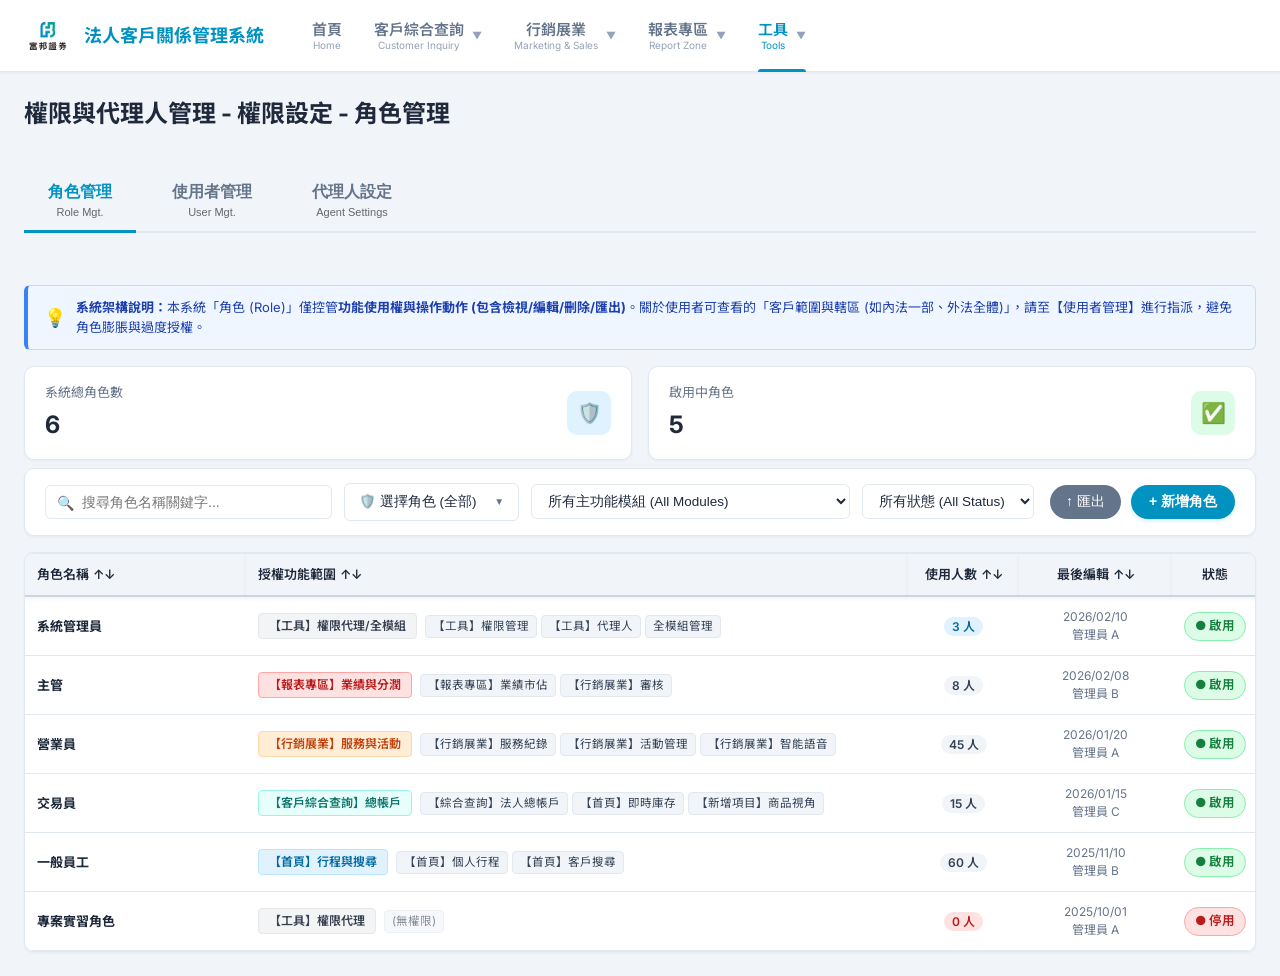
<file: permissions.html>
<!DOCTYPE html>
<html lang="zh-TW">
<head>
    <meta charset="UTF-8">
    <meta name="viewport" content="width=device-width, initial-scale=1.0">
    <title>法人客戶關係管理系統 - 權限設定</title>
    <link href="https://fonts.googleapis.com/css2?family=Inter:wght@400;500;600;700&family=Noto+Sans+TC:wght@400;500;700&display=swap" rel="stylesheet">
    <link rel="stylesheet" href="styles.css">
    <link rel="stylesheet" href="marketing.css">
    <link rel="stylesheet" href="permissions.css">
    <script src="navbar.js"></script>
</head>
<body>
    <!-- Navbar -->
    <div id="navbar-placeholder"></div>

    <!-- Main Container -->
    <div class="permissions-container">
        
        <!-- Header -->
        <div class="marketing-header" style="margin-bottom: 24px;">
            <h2 id="permissions-page-title" style="font-size: 24px; color: var(--text-main); font-weight: 700;">權限與代理人管理 - 權限設定 - 角色管理</h2>
        </div>

        <!-- TOP LEVEL TABS -->
        <div class="marketing-tabs">
            <button class="marketing-tab-btn active" id="tab-role-mode" onclick="switchTab('roles')" style="line-height: 1.2; padding: 10px 24px; cursor: pointer;">角色管理<br><span style="font-size: 11px; font-weight: normal; color: #666; pointer-events: none;">Role Mgt.</span></button>
            <button class="marketing-tab-btn" id="tab-user-mode" onclick="switchTab('users')" style="line-height: 1.2; padding: 10px 24px; cursor: pointer;">使用者管理<br><span style="font-size: 11px; font-weight: normal; color: #666; pointer-events: none;">User Mgt.</span></button>
            <button class="marketing-tab-btn" id="tab-agent-mode" onclick="switchTab('agent')" style="line-height: 1.2; padding: 10px 24px; cursor: pointer;">代理人設定<br><span style="font-size: 11px; font-weight: normal; color: #666; pointer-events: none;">Agent Settings</span></button>
        </div>

        <!-- ============================================== -->
        <!-- PANEL 1: Role Management -->
        <!-- ============================================== -->
        <div id="panel-roles" style="display:block;">
            
            <!-- Key Architecture Info Banner -->
            <div class="info-banner-decouple" style="margin-top: 16px; margin-bottom: 16px;">
                <span style="font-size: 18px;">💡</span>
                <div>
                    <strong>系統架構說明：</strong>本系統「角色 (Role)」僅控管<strong>功能使用權與操作動作 (包含檢視/編輯/刪除/匯出)</strong>。關於使用者可查看的「客戶範圍與轄區 (如內法一部、外法全體)」，請至【使用者管理】進行指派，避免角色膨脹與過度授權。
                </div>
            </div>

            <!-- Role Statistics Overview Cards -->
            <div class="role-stats-grid">
                <div class="stat-card">
                    <div class="stat-info">
                        <div class="stat-label">系統總角色數</div>
                        <div class="stat-value" id="stat-total-roles">6</div>
                    </div>
                    <div class="stat-icon-wrapper icon-blue">🛡️</div>
                </div>
                <div class="stat-card">
                    <div class="stat-info">
                        <div class="stat-label">啟用中角色</div>
                        <div class="stat-value" id="stat-active-roles">5</div>
                    </div>
                    <div class="stat-icon-wrapper icon-green">✅</div>
                </div>

            </div>

            <!-- Filter & Action Bar -->
            <div class="role-filter-bar">
                <div class="filter-left-inputs">
                    <div class="search-box-wrapper">
                        <span class="search-icon">🔍</span>
                        <input type="text" id="role-search-input" placeholder="搜尋角色名稱關鍵字...">
                    </div>
                    <div class="custom-multiselect-dropdown" id="role-multiselect-dropdown">
                        <button type="button" class="multiselect-btn" id="role-multiselect-btn">
                            <span class="multiselect-btn-text" id="role-multiselect-label">🛡️ 選擇角色 (全部)</span>
                            <span class="multiselect-arrow">▼</span>
                        </button>
                        <div class="multiselect-panel" id="role-multiselect-panel">
                            <div class="multiselect-panel-header">
                                <label class="multiselect-item select-all">
                                    <input type="checkbox" id="role-cb-select-all" checked>
                                    <span>全選 (All Roles)</span>
                                </label>
                            </div>
                            <div class="multiselect-panel-divider"></div>
                            <div class="multiselect-panel-body" id="role-multiselect-list">
                                <!-- Dynamically populated by JS -->
                            </div>
                        </div>
                    </div>
                    <select class="filter-select" id="role-category-filter">
                        <option value="ALL">所有主功能模組 (All Modules)</option>
                        <option value="HOME">🌐 【首頁】行程、庫存與搜尋</option>
                        <option value="MARKETING">📢 【行銷展業】訪談紀錄、活動與投顧</option>
                        <option value="INQUIRY">👥 【客戶綜合查詢】法人總帳戶與商品視角</option>
                        <option value="REPORT">📊 【報表專區】業績市佔與分潤</option>
                        <option value="TOOLS">🛠️ 【工具】權限管理與代理設定</option>
                    </select>

                    <select class="filter-select" id="role-status-filter">
                        <option value="ALL">所有狀態 (All Status)</option>
                        <option value="ACTIVE">啟用 (Active)</option>
                        <option value="INACTIVE">停用 (Inactive)</option>
                    </select>
                </div>
                <div style="display:flex; gap: 10px;">
                    <button class="btn btn-secondary" id="btn-export-roles" style="padding: 8px 16px; font-weight: 500;">↑ 匯出</button>
                    <button class="btn btn-primary trigger-role-manage" style="padding: 8px 18px; background: var(--fubon-blue); border-color: var(--fubon-blue);">+ 新增角色</button>
                </div>

            </div>

            <!-- Main Data Table -->
            <div class="data-table-wrapper scrollable-table-wrapper" style="margin-top: 16px;">
                <table class="data-table" id="role-table" style="text-align:left;">
                    <thead>
                        <tr>
                            <th style="width: 16%;"><div class="sortable-header">角色名稱 <span>↑↓</span></div></th>
                            <th style="width: 48%;"><div class="sortable-header">授權功能範圍 <span>↑↓</span></div></th>
                            <th style="width: 8%; text-align:center;"><div class="sortable-header">使用人數 <span>↑↓</span></div></th>
                            <th style="width: 11%; text-align:center;"><div class="sortable-header">最後編輯 <span>↑↓</span></div></th>
                            <th style="width: 5%; text-align:center;">狀態</th>
                            <th style="width: 12%; text-align:center;">操作與權限設定</th>
                        </tr>
                    </thead>
                    <tbody>
                        <tr data-role-id="r1" data-category="TOOLS">
                            <td>
                                <strong>系統管理員</strong>
                            </td>
                            <td>
                                <div style="display:flex; align-items:center; gap:8px; flex-wrap:wrap;">
                                    <span class="category-badge cat-tools">【工具】權限代理/全模組</span>
                                    <div class="perm-summary-pills">
                                        <span class="perm-pill">【工具】權限管理</span>
                                        <span class="perm-pill">【工具】代理人</span>
                                        <span class="perm-pill">全模組管理</span>
                                    </div>
                                </div>
                            </td>
                            <td style="text-align:center;"><span style="background:#E0F2FE; color:#0369A1; padding:2px 8px; border-radius:10px; font-weight:600; font-size:12px;">3 人</span></td>
                            <td style="text-align:center; font-size:12px; color:var(--text-muted);">2026/02/10<br>管理員 A</td>
                            <td style="text-align:center;"><span class="tag-active">● 啟用</span></td>
                            <td style="text-align:center;">
                                <div style="display:flex; justify-content:center; gap: 6px;">
                                    <button class="btn-action-manage trigger-permissions-manage" data-role-name="系統管理員" title="設定功能與敏感權限">🔑 權限設定</button>
                                    <button class="icon-btn-secondary trigger-role-manage" title="編輯基本資料">📝</button>
                                </div>
                            </td>
                        </tr>
                        <tr data-role-id="r2" data-category="REPORT">
                            <td>
                                <strong>主管</strong>
                            </td>
                            <td>
                                <div style="display:flex; align-items:center; gap:8px; flex-wrap:wrap;">
                                    <span class="category-badge cat-report">【報表專區】業績與分潤</span>
                                    <div class="perm-summary-pills">
                                        <span class="perm-pill">【報表專區】業績市佔</span>
                                        <span class="perm-pill">【行銷展業】審核</span>
                                    </div>
                                </div>
                            </td>
                            <td style="text-align:center;"><span style="background:#F1F5F9; color:#334155; padding:2px 8px; border-radius:10px; font-weight:600; font-size:12px;">8 人</span></td>
                            <td style="text-align:center; font-size:12px; color:var(--text-muted);">2026/02/08<br>管理員 B</td>
                            <td style="text-align:center;"><span class="tag-active">● 啟用</span></td>
                            <td style="text-align:center;">
                                <div style="display:flex; justify-content:center; gap: 6px;">
                                    <button class="btn-action-manage trigger-permissions-manage" data-role-name="主管" title="設定功能與敏感權限">🔑 權限設定</button>
                                    <button class="icon-btn-secondary trigger-role-manage" title="編輯基本資料">📝</button>
                                </div>
                            </td>
                        </tr>
                        <tr data-role-id="r3" data-category="MARKETING">
                            <td>
                                <strong>營業員</strong>
                            </td>
                            <td>
                                <div style="display:flex; align-items:center; gap:8px; flex-wrap:wrap;">
                                    <span class="category-badge cat-marketing">【行銷展業】服務與活動</span>
                                    <div class="perm-summary-pills">
                                        <span class="perm-pill">【行銷展業】服務紀錄</span>
                                        <span class="perm-pill">【行銷展業】活動管理</span>
                                        <span class="perm-pill">【行銷展業】智能語音</span>
                                    </div>
                                </div>
                            </td>
                            <td style="text-align:center;"><span style="background:#F1F5F9; color:#334155; padding:2px 8px; border-radius:10px; font-weight:600; font-size:12px;">45 人</span></td>
                            <td style="text-align:center; font-size:12px; color:var(--text-muted);">2026/01/20<br>管理員 A</td>
                            <td style="text-align:center;"><span class="tag-active">● 啟用</span></td>
                            <td style="text-align:center;">
                                <div style="display:flex; justify-content:center; gap: 6px;">
                                    <button class="btn-action-manage trigger-permissions-manage" data-role-name="營業員" title="設定功能與敏感權限">🔑 權限設定</button>
                                    <button class="icon-btn-secondary trigger-role-manage" title="編輯基本資料">📝</button>
                                </div>
                            </td>
                        </tr>
                        <tr data-role-id="r4" data-category="INQUIRY">
                            <td>
                                <strong>交易員</strong>
                            </td>
                            <td>
                                <div style="display:flex; align-items:center; gap:8px; flex-wrap:wrap;">
                                    <span class="category-badge cat-inquiry">【客戶綜合查詢】總帳戶</span>
                                    <div class="perm-summary-pills">
                                        <span class="perm-pill">【綜合查詢】法人總帳戶</span>
                                        <span class="perm-pill">【首頁】即時庫存</span>
                                        <span class="perm-pill">【新增項目】商品視角</span>
                                    </div>
                                </div>
                            </td>
                            <td style="text-align:center;"><span style="background:#F1F5F9; color:#334155; padding:2px 8px; border-radius:10px; font-weight:600; font-size:12px;">15 人</span></td>
                            <td style="text-align:center; font-size:12px; color:var(--text-muted);">2026/01/15<br>管理員 C</td>
                            <td style="text-align:center;"><span class="tag-active">● 啟用</span></td>
                            <td style="text-align:center;">
                                <div style="display:flex; justify-content:center; gap: 6px;">
                                    <button class="btn-action-manage trigger-permissions-manage" data-role-name="交易員" title="設定功能與敏感權限">🔑 權限設定</button>
                                    <button class="icon-btn-secondary trigger-role-manage" title="編輯基本資料">📝</button>
                                </div>
                            </td>
                        </tr>
                        <tr data-role-id="r5" data-category="HOME">
                            <td>
                                <strong>一般員工</strong>
                            </td>
                            <td>
                                <div style="display:flex; align-items:center; gap:8px; flex-wrap:wrap;">
                                    <span class="category-badge cat-home">【首頁】行程與搜尋</span>
                                    <div class="perm-summary-pills">
                                        <span class="perm-pill">【首頁】個人行程</span>
                                        <span class="perm-pill">【首頁】客戶搜尋</span>
                                    </div>
                                </div>
                            </td>
                            <td style="text-align:center;"><span style="background:#F1F5F9; color:#334155; padding:2px 8px; border-radius:10px; font-weight:600; font-size:12px;">60 人</span></td>
                            <td style="text-align:center; font-size:12px; color:var(--text-muted);">2025/11/10<br>管理員 B</td>
                            <td style="text-align:center;"><span class="tag-active">● 啟用</span></td>
                            <td style="text-align:center;">
                                <div style="display:flex; justify-content:center; gap: 6px;">
                                    <button class="btn-action-manage trigger-permissions-manage" data-role-name="一般員工" title="設定功能與敏感權限">🔑 權限設定</button>
                                    <button class="icon-btn-secondary trigger-role-manage" title="編輯基本資料">📝</button>
                                </div>
                            </td>
                        </tr>
                        <tr data-role-id="r6" data-category="TOOLS">
                            <td>
                                <strong>專案實習角色</strong>
                            </td>
                            <td>
                                <div style="display:flex; align-items:center; gap:8px; flex-wrap:wrap;">
                                    <span class="category-badge cat-tools">【工具】權限代理</span>
                                    <div class="perm-summary-pills">
                                        <span class="perm-pill" style="opacity:0.6;">(無權限)</span>
                                    </div>
                                </div>
                            </td>
                            <td style="text-align:center;"><span style="background:#FEE2E2; color:#B91C1C; padding:2px 8px; border-radius:10px; font-weight:600; font-size:12px;">0 人</span></td>
                            <td style="text-align:center; font-size:12px; color:var(--text-muted);">2025/10/01<br>管理員 A</td>
                            <td style="text-align:center;"><span class="tag-inactive">● 停用</span></td>
                            <td style="text-align:center;">
                                <div style="display:flex; justify-content:center; gap: 6px;">
                                    <button class="btn-action-manage trigger-permissions-manage" data-role-name="專案實習角色" title="設定功能與敏感權限" style="opacity: 0.6;">🔑 權限設定</button>
                                    <button class="icon-btn-secondary trigger-role-manage" title="編輯基本資料">📝</button>
                                </div>
                            </td>
                        </tr>
                    </tbody>

                </table>
            </div>
        </div>

        <!-- ============================================== -->
        <!-- PANEL 2: User Management (使用者管理) -->
        <!-- ============================================== -->
        <div id="panel-users" style="display:none;">

            <!-- User Stat Cards Grid -->
            <div class="role-stats-grid" style="margin-top: 16px;">
                <div class="role-stat-card">
                    <div class="stat-icon" style="background:#E0F2FE; color:#0369A1;">👥</div>
                    <div class="stat-info">
                        <div class="stat-label">總使用者人數 (Total Users)</div>
                        <div class="stat-value">126 <span class="stat-unit">人</span></div>
                    </div>
                </div>
                <div class="role-stat-card">
                    <div class="stat-icon" style="background:#DCFCE7; color:#15803D;">🟢</div>
                    <div class="stat-info">
                        <div class="stat-label">正常啟用中帳號 (Active)</div>
                        <div class="stat-value" style="color:#15803D;">118 <span class="stat-unit">人</span></div>
                    </div>
                </div>

                <div class="role-stat-card">
                    <div class="stat-icon" style="background:#FFEDD5; color:#C2410C;">🔄</div>
                    <div class="stat-info">
                        <div class="stat-label">目前代理中人數 (Delegating)</div>
                        <div class="stat-value" style="color:#C2410C;">4 <span class="stat-unit">人</span></div>
                    </div>
                </div>
            </div>

            <!-- Architecture Banner -->
            <div class="role-info-banner" style="margin-top:16px;">
                <div class="banner-title">
                    <span>💡</span> 雙維度授權模型說明 (Dual-Dimension Permission Model)
                </div>
                <div class="banner-desc">
                    使用者權限由 <strong>「功能角色 (Role)」</strong> 與 <strong>「資料管轄範圍 (Data Scope)」</strong> 兩大維度共同決定：<br>
                    • <strong>功能角色 (Role)</strong>：決定選單與按鈕操作權限（如：營業員、主管、交易員），可單一使用者賦予多重角色。<br>
                    • <strong>資料管轄範圍 (Data Scope)</strong>：決定可檢視的客戶資料區域（如：全公司跨區、內法業務區、外法業務區、僅本人經辦客戶）。
                </div>
            </div>

            <!-- Search and Filter Bar -->
            <div class="role-filter-bar" style="margin-top: 16px;">
                <div class="filter-inputs">
                    <div style="position:relative; width:220px;">
                        <input type="text" id="user-search-input" placeholder="搜尋姓名、員編或 EIP 帳號...">
                    </div>
                    <select class="filter-select" id="user-role-filter">
                        <option value="ALL">所有角色 (All Roles)</option>
                        <option value="SALES">營業員</option>
                        <option value="MANAGER">主管</option>
                        <option value="TRADER">交易員</option>
                        <option value="ADMIN">系統管理員</option>
                    </select>
                    <select class="filter-select" id="user-scope-filter">
                        <option value="ALL">所有資料管轄範圍 (All Scopes)</option>
                        <option value="COMPANY">🌐 全公司 (Company-Wide)</option>
                        <option value="DOMESTIC">🏢 內法業務區 (Domestic)</option>
                        <option value="FOREIGN">🏢 外法業務區 (Foreign)</option>
                        <option value="PERSONAL">👤 僅限本人客戶 (Personal)</option>
                    </select>
                    <select class="filter-select" id="user-status-filter">
                        <option value="ALL">所有狀態 (All Status)</option>
                        <option value="ACTIVE">啟用 (Active)</option>
                        <option value="INACTIVE">停用 (Inactive)</option>
                    </select>
                </div>
                <div style="display:flex; gap: 10px;">
                    <button class="btn btn-secondary" id="btn-export-users" style="padding: 8px 16px; font-weight: 500;">↑ 匯出</button>
                    <button class="btn btn-primary trigger-user-manage" style="padding: 8px 18px; background: var(--fubon-blue); border-color: var(--fubon-blue);">+ 新增使用者</button>
                </div>
            </div>

            <!-- User Main Data Table -->
            <div class="data-table-wrapper scrollable-table-wrapper" style="margin-top: 16px;">
                <table class="data-table" id="user-table" style="text-align:left;">
                    <thead>
                        <tr>
                            <th style="width: 15%;"><div class="sortable-header">姓名 / EIP 帳號 <span>↑↓</span></div></th>
                            <th style="width: 14%;"><div class="sortable-header">部門 / 職稱 <span>↑↓</span></div></th>
                            <th style="width: 22%; text-align:center;">已指派功能角色 (Multi-Role)</th>
                            <th style="width: 15%; text-align:center;"><div class="sortable-header">資料管轄範圍 (Data Scope) <span>↑↓</span></div></th>
                            <th style="width: 12%; text-align:center;">代理狀態</th>
                            <th style="width: 10%; text-align:center;"><div class="sortable-header">最後編輯 <span>↑↓</span></div></th>
                            <th style="width: 5%; text-align:center;">狀態</th>
                            <th style="width: 7%; text-align:center;">操作</th>
                        </tr>
                    </thead>
                    <tbody>
                        <tr data-user-id="u1">
                            <td>
                                <strong>張大明</strong> <span style="font-size:12px; color:var(--text-muted);">(A1234)</span>
                                <div style="font-size:12px; color:#0369A1; font-family:monospace;">sang.chang@fubon.com</div>
                            </td>
                            <td>
                                <div style="font-weight:600; font-size:13.5px;">內法業務一部</div>
                                <div style="font-size:12px; color:var(--text-muted);">資深營業員</div>
                            </td>
                            <td>
                                <div class="perm-summary-pills">
                                    <span class="perm-pill">營業員</span>
                                    <span class="perm-pill">投顧專員</span>
                                </div>
                            </td>
                            <td style="text-align:center;">
                                <span class="category-badge cat-inquiry">🏢 內法業務區</span>
                            </td>
                            <td style="text-align:center;">
                                <span style="font-size:12.5px; color:#15803D; font-weight:600;">🟢 正常出勤</span>
                            </td>
                            <td style="text-align:center; font-size:12px; color:var(--text-muted);">2026/02/10<br>管理員 A</td>
                            <td style="text-align:center;"><span class="tag-active">● 啟用</span></td>
                            <td style="text-align:center;">
                                <button class="icon-btn-secondary trigger-user-manage" title="編輯使用者資料與權限">📝</button>
                            </td>
                        </tr>
                        <tr data-user-id="u2">
                            <td>
                                <strong>李美玲</strong> <span style="font-size:12px; color:var(--text-muted);">(B5678)</span>
                                <div style="font-size:12px; color:#0369A1; font-family:monospace;">meiling.li@fubon.com</div>
                            </td>
                            <td>
                                <div style="font-weight:600; font-size:13.5px;">外法業務二部</div>
                                <div style="font-size:12px; color:var(--text-muted);">業務主管</div>
                            </td>
                            <td>
                                <div class="perm-summary-pills">
                                    <span class="perm-pill">主管</span>
                                </div>
                            </td>
                            <td style="text-align:center;">
                                <span class="category-badge cat-report">🏢 外法業務區</span>
                            </td>
                            <td style="text-align:center;">
                                <span style="font-size:12px; color:#C2410C; background:#FFEDD5; padding:2px 8px; border-radius:10px; font-weight:600; display:inline-block;">
                                    🟠 代理中<br><span style="font-size:11px; font-weight:normal;">(由 王小明 代理)</span>
                                </span>
                            </td>
                            <td style="text-align:center; font-size:12px; color:var(--text-muted);">2026/02/08<br>管理員 B</td>
                            <td style="text-align:center;"><span class="tag-active">● 啟用</span></td>
                            <td style="text-align:center;">
                                <button class="icon-btn-secondary trigger-user-manage" title="編輯使用者資料與權限">📝</button>
                            </td>
                        </tr>
                        <tr data-user-id="u3">
                            <td>
                                <strong>陳建國</strong> <span style="font-size:12px; color:var(--text-muted);">(C9012)</span>
                                <div style="font-size:12px; color:#0369A1; font-family:monospace;">jianguo.chen@fubon.com</div>
                            </td>
                            <td>
                                <div style="font-weight:600; font-size:13.5px;">法人交易桌</div>
                                <div style="font-size:12px; color:var(--text-muted);">資深交易員</div>
                            </td>
                            <td>
                                <div class="perm-summary-pills">
                                    <span class="perm-pill">交易員</span>
                                </div>
                            </td>
                            <td style="text-align:center;">
                                <span class="category-badge cat-home">🌐 全公司跨區</span>
                            </td>
                            <td style="text-align:center;">
                                <span style="font-size:12.5px; color:#15803D; font-weight:600;">🟢 正常出勤</span>
                            </td>
                            <td style="text-align:center; font-size:12px; color:var(--text-muted);">2026/01/25<br>管理員 A</td>
                            <td style="text-align:center;"><span class="tag-active">● 啟用</span></td>
                            <td style="text-align:center;">
                                <button class="icon-btn-secondary trigger-user-manage" title="編輯使用者資料與權限">📝</button>
                            </td>
                        </tr>
                        <tr data-user-id="u4">
                            <td>
                                <strong>王小明</strong> <span style="font-size:12px; color:var(--text-muted);">(D3456)</span>
                                <div style="font-size:12px; color:#0369A1; font-family:monospace;">xiaoming.wang@fubon.com</div>
                            </td>
                            <td>
                                <div style="font-weight:600; font-size:13.5px;">外法業務一部</div>
                                <div style="font-size:12px; color:var(--text-muted);">營業員</div>
                            </td>
                            <td>
                                <div class="perm-summary-pills">
                                    <span class="perm-pill">營業員</span>
                                </div>
                            </td>
                            <td style="text-align:center;">
                                <span class="category-badge cat-tools">👤 僅限本人客戶</span>
                            </td>
                            <td style="text-align:center;">
                                <span style="font-size:12.5px; color:#15803D; font-weight:600;">🟢 正常出勤</span>
                            </td>
                            <td style="text-align:center; font-size:12px; color:var(--text-muted);">2026/01/18<br>管理員 C</td>
                            <td style="text-align:center;"><span class="tag-active">● 啟用</span></td>
                            <td style="text-align:center;">
                                <button class="icon-btn-secondary trigger-user-manage" title="編輯使用者資料與權限">📝</button>
                            </td>
                        </tr>
                        <tr data-user-id="u5">
                            <td>
                                <strong>林志強</strong> <span style="font-size:12px; color:var(--text-muted);">(E7890)</span>
                                <div style="font-size:12px; color:#0369A1; font-family:monospace;">zhiqiang.lin@fubon.com</div>
                            </td>
                            <td>
                                <div style="font-weight:600; font-size:13.5px;">資訊處專案組</div>
                                <div style="font-size:12px; color:var(--text-muted);">前離職實習生</div>
                            </td>
                            <td>
                                <div class="perm-summary-pills">
                                    <span class="perm-pill" style="opacity:0.6;">(無權限)</span>
                                </div>
                            </td>
                            <td style="text-align:center;">
                                <span class="category-badge cat-tools">👤 僅限本人客戶</span>
                            </td>
                            <td style="text-align:center;">
                                <span style="font-size:12.5px; color:var(--text-muted);">一 離職停用</span>
                            </td>
                            <td style="text-align:center; font-size:12px; color:var(--text-muted);">2025/11/01<br>管理員 B</td>
                            <td style="text-align:center;"><span class="tag-inactive">● 停用</span></td>
                            <td style="text-align:center;">
                                <button class="icon-btn-secondary trigger-user-manage" title="編輯使用者資料與權限">📝</button>
                            </td>
                        </tr>
                    </tbody>
                </table>
            </div>
        </div>


        <!-- ============================================== -->
        <!-- PANEL 3: Agent Management -->
        <!-- ============================================== -->
        <!-- ============================================== -->
        <!-- PANEL 3: Agent Management (代理人設定) -->
        <!-- ============================================== -->
        <div id="panel-agent" style="display:none;">

            <!-- Agent Stat Cards Grid -->
            <div class="role-stats-grid" style="margin-top: 16px;">
                <div class="role-stat-card">
                    <div class="stat-icon" style="background:#FFEDD5; color:#C2410C;">🔄</div>
                    <div class="stat-info">
                        <div class="stat-label">代理生效中 (Active Agent)</div>
                        <div class="stat-value" style="color:#C2410C;">4 <span class="stat-unit">筆</span></div>
                    </div>
                </div>
                <div class="role-stat-card">
                    <div class="stat-icon" style="background:#FEF3C7; color:#B45309;">⏳</div>
                    <div class="stat-info">
                        <div class="stat-label">即將到期代理 (Expiring Soon)</div>
                        <div class="stat-value" style="color:#B45309;">1 <span class="stat-unit">筆</span></div>
                    </div>
                </div>
                <div class="role-stat-card">
                    <div class="stat-icon" style="background:#E0F2FE; color:#0369A1;">📅</div>
                    <div class="stat-info">
                        <div class="stat-label">預約排程代理 (Upcoming)</div>
                        <div class="stat-value" style="color:#0369A1;">2 <span class="stat-unit">筆</span></div>
                    </div>
                </div>
                <div class="role-stat-card">
                    <div class="stat-icon" style="background:#F3F4F6; color:#374151;">📜</div>
                    <div class="stat-info">
                        <div class="stat-label">歷史代理稽核總數 (History)</div>
                        <div class="stat-value">38 <span class="stat-unit">筆</span></div>
                    </div>
                </div>
            </div>

            <!-- Architecture Banner -->
            <div class="role-info-banner" style="margin-top:16px;">
                <div class="banner-title">
                    <span>💡</span> 代理人權限與雙重資安軌跡機制 (Agent Delegation & Dual Audit Log)
                </div>
                <div class="banner-desc">
                    代理人機制用於休假或公務差旅期間，暫時將<strong>「被代理人 (委託人)」</strong>之功能角色與客戶資料檢視權限移交給<strong>「指定代理人 (受託人)」</strong>。<br>
                    • <strong>時間排程控制</strong>：代理權限僅於設定之起訖時間內自動生效，到期後系統自動收回代理權。<br>
                    • <strong>資安 Audit Log 雙標記</strong>：代理期間發生的所有訪談、修改與下載動作，系統 Log 均自動載示 <strong>`操作者: 代理人 (代理 被代理人)`</strong>。
                </div>
            </div>

            <!-- Search and Filter Bar -->
            <div class="role-filter-bar" style="margin-top: 16px;">
                <div class="filter-inputs">
                    <div style="position:relative; width:240px;">
                        <input type="text" id="agent-search-input" placeholder="搜尋被代理人、代理人或員編...">
                    </div>
                    <select class="filter-select" id="agent-status-filter">
                        <option value="ALL">所有狀態 (All Status)</option>
                        <option value="ACTIVE">🟢 代理生效中 (Active)</option>
                        <option value="SCHEDULED">🟡 預約排程中 (Scheduled)</option>
                        <option value="EXPIRED">⚪ 已過期到期 (Expired)</option>
                    </select>
                    <select class="filter-select" id="agent-scope-filter">
                        <option value="ALL">所有授權範圍 (All Scope)</option>
                        <option value="WITH_DATA">🌐 包含客戶資料存取</option>
                        <option value="FUNC_ONLY">🔒 僅功能權限代理</option>
                    </select>
                </div>
                <div style="display:flex; gap: 10px;">
                    <button class="btn btn-secondary" id="btn-export-agents" style="padding: 8px 16px; font-weight: 500;">↑ 匯出</button>
                    <button class="btn btn-primary trigger-agent-manage" style="padding: 8px 18px; background: var(--fubon-blue); border-color: var(--fubon-blue);">+ 新增代理設定</button>
                </div>
            </div>

            <!-- Agent Data Table -->
            <div class="data-table-wrapper scrollable-table-wrapper" style="margin-top: 16px;">
                <table class="data-table" id="agent-table" style="text-align:left;">
                    <thead>
                        <tr>
                            <th style="width: 16%;"><div class="sortable-header">被代理人 (委託人) <span>↑↓</span></div></th>
                            <th style="width: 16%;"><div class="sortable-header">指定代理人 (受託人) <span>↑↓</span></div></th>
                            <th style="width: 22%; text-align:center;">代理角色與權限範圍</th>
                            <th style="width: 20%; text-align:center;"><div class="sortable-header">代理起訖時間 <span>↑↓</span></div></th>
                            <th style="width: 10%; text-align:center;">代理狀態</th>
                            <th style="width: 9%; text-align:center;"><div class="sortable-header">最後編輯 <span>↑↓</span></div></th>
                            <th style="width: 7%; text-align:center;">操作</th>
                        </tr>
                    </thead>
                    <tbody>
                        <tr data-agent-id="a1">
                            <td>
                                <strong>李美玲</strong> <span style="font-size:12px; color:var(--text-muted);">(B5678)</span>
                                <div style="font-size:12px; color:var(--text-muted);">外法業務二部 / 主管</div>
                            </td>
                            <td>
                                <strong>王小明</strong> <span style="font-size:12px; color:var(--text-muted);">(D3456)</span>
                                <div style="font-size:12px; color:var(--text-muted);">外法業務一部 / 營業員</div>
                            </td>
                            <td>
                                <div class="perm-summary-pills">
                                    <span class="perm-pill">主管</span>
                                    <span class="perm-pill">營業員</span>
                                    <span class="perm-pill" style="background:#E0F2FE; color:#0369A1;">🌐 含客戶資料</span>
                                </div>
                            </td>
                            <td style="text-align:center; font-size:12.5px;">
                                <div>2026/02/10 08:00</div>
                                <div style="color:var(--text-muted); font-size:11px;">至 2026/02/20 18:00</div>
                            </td>
                            <td style="text-align:center;">
                                <span class="tag-active" style="background:#FFEDD5; color:#C2410C; border:1px solid #FED7AA;">🟢 代理生效中</span>
                            </td>
                            <td style="text-align:center; font-size:12px; color:var(--text-muted);">2026/02/09<br>管理員 A</td>
                            <td style="text-align:center;">
                                <button class="icon-btn-secondary trigger-agent-manage" title="編輯代理人設定">📝</button>
                            </td>
                        </tr>
                        <tr data-agent-id="a2">
                            <td>
                                <strong>張大明</strong> <span style="font-size:12px; color:var(--text-muted);">(A1234)</span>
                                <div style="font-size:12px; color:var(--text-muted);">內法業務一部 / 營業員</div>
                            </td>
                            <td>
                                <strong>陳建國</strong> <span style="font-size:12px; color:var(--text-muted);">(C9012)</span>
                                <div style="font-size:12px; color:var(--text-muted);">法人交易桌 / 交易員</div>
                            </td>
                            <td>
                                <div class="perm-summary-pills">
                                    <span class="perm-pill">營業員</span>
                                    <span class="perm-pill" style="background:#F3F4F6; color:#4B5563;">🔒 僅功能代理</span>
                                </div>
                            </td>
                            <td style="text-align:center; font-size:12.5px;">
                                <div>2026/03/01 08:00</div>
                                <div style="color:var(--text-muted); font-size:11px;">至 2026/03/05 18:00</div>
                            </td>
                            <td style="text-align:center;">
                                <span style="background:#FEF3C7; color:#B45309; border:1px solid #FDE68A; padding:2px 8px; border-radius:10px; font-size:12px; font-weight:600; display:inline-block;">🟡 預約排程中</span>
                            </td>
                            <td style="text-align:center; font-size:12px; color:var(--text-muted);">2026/02/12<br>李美玲</td>
                            <td style="text-align:center;">
                                <button class="icon-btn-secondary trigger-agent-manage" title="編輯代理人設定">📝</button>
                            </td>
                        </tr>
                        <tr data-agent-id="a3">
                            <td>
                                <strong>陳建國</strong> <span style="font-size:12px; color:var(--text-muted);">(C9012)</span>
                                <div style="font-size:12px; color:var(--text-muted);">法人交易桌 / 交易員</div>
                            </td>
                            <td>
                                <strong>張大明</strong> <span style="font-size:12px; color:var(--text-muted);">(A1234)</span>
                                <div style="font-size:12px; color:var(--text-muted);">內法業務一部 / 營業員</div>
                            </td>
                            <td>
                                <div class="perm-summary-pills">
                                    <span class="perm-pill">交易員</span>
                                    <span class="perm-pill" style="background:#E0F2FE; color:#0369A1;">🌐 含客戶資料</span>
                                </div>
                            </td>
                            <td style="text-align:center; font-size:12.5px;">
                                <div>2026/01/10 08:00</div>
                                <div style="color:var(--text-muted); font-size:11px;">至 2026/01/15 18:00</div>
                            </td>
                            <td style="text-align:center;">
                                <span class="tag-inactive">⚪ 已過期到期</span>
                            </td>
                            <td style="text-align:center; font-size:12px; color:var(--text-muted);">2026/01/09<br>管理員 B</td>
                            <td style="text-align:center;">
                                <button class="icon-btn-secondary trigger-agent-manage" title="檢視歷程" style="opacity:0.6;">📝</button>
                            </td>
                        </tr>
                    </tbody>
                </table>
            </div>
        </div>


    </div> <!-- /permissions-container -->

    <!-- ============================================== -->
    <!-- MODALS -->
    <!-- ============================================== -->

    <!-- Modal 1: Add/Edit Role -->
    <div class="modal-overlay" id="modal-role-manage">
        <div class="modal-content" style="max-width: 720px; max-height: 90vh; padding: 24px; border-radius: var(--radius-lg); display: flex; flex-direction: column;">
            <div class="modal-header" style="margin-bottom: 16px; border-bottom: 1px solid var(--border-color); padding-bottom: 12px; display:flex; justify-content:space-between; align-items:flex-start;">
                <div>
                    <h2 style="font-size: 20px; font-weight: 700; color: var(--text-main); display:flex; align-items:center; gap:8px; margin:0;">
                        <span>📝</span> <span id="modal-role-title">角色新增/編輯</span>
                    </h2>
                    <span style="font-size: 13px; color: var(--text-muted);">設定角色名稱、多選歸屬主功能模組，並預覽或微調細粒度權限</span>
                </div>
                <button class="icon-btn-secondary" id="btn-close-role-x" style="font-size: 16px; border:none; padding:4px 8px;">✕</button>
            </div>

            <div class="modal-body" style="overflow-y:auto; flex:1; display:flex; flex-direction:column; gap:16px; padding-right:4px;">
                <!-- Section 1: Role Name -->
                <div style="display:flex; flex-direction:column; gap: 6px;">
                    <label style="font-weight:600; font-size:13.5px; color: var(--text-main);">角色名稱 <span style="color:red;">*</span></label>
                    <input type="text" id="input-role-name" value="外法專案交易員" placeholder="請輸入角色名稱（如：外法專案交易員）" style="padding:10px 12px; border:1px solid var(--border-color); border-radius:6px; font-size:14px; outline:none;">
                </div>

                <!-- Section 2: Multi-Select Role Attribution Main Modules -->
                <div style="display:flex; flex-direction:column; gap: 8px; background:#F8FAFC; padding:14px 16px; border-radius:8px; border:1px solid var(--border-color);">
                    <div style="display:flex; justify-content:space-between; align-items:center;">
                        <label style="font-weight:700; font-size:13.5px; color: var(--fubon-dark); display:flex; align-items:center; gap:6px;">
                            <span>🏷️</span> 角色歸屬主功能模組 <span style="color:red;">*</span> <span style="font-size:12px; font-weight:normal; color:var(--text-muted);">(可複選勾選多個模組)</span>
                        </label>
                        <button type="button" id="btn-role-cat-select-all" style="background:transparent; border:none; color:var(--fubon-blue); font-size:12px; cursor:pointer; font-weight:600;">⚡ 全選模組</button>
                    </div>

                    <div style="display:grid; grid-template-columns: repeat(auto-fit, minmax(200px, 1fr)); gap:10px;" id="role-category-checkbox-group">
                        <label style="display:flex; align-items:center; gap:8px; background:white; padding:8px 12px; border-radius:6px; border:1px solid var(--border-color); cursor:pointer; font-size:13px;">
                            <input type="checkbox" class="role-cat-cb" value="HOME" style="width:16px; height:16px;">
                            <span>🌐 1. 【首頁】行程與庫存</span>
                        </label>
                        <label style="display:flex; align-items:center; gap:8px; background:white; padding:8px 12px; border-radius:6px; border:1px solid var(--border-color); cursor:pointer; font-size:13px;">
                            <input type="checkbox" class="role-cat-cb" value="MARKETING" checked style="width:16px; height:16px;">
                            <span>📢 2. 【行銷展業】訪談與活動</span>
                        </label>
                        <label style="display:flex; align-items:center; gap:8px; background:white; padding:8px 12px; border-radius:6px; border:1px solid var(--border-color); cursor:pointer; font-size:13px;">
                            <input type="checkbox" class="role-cat-cb" value="INQUIRY" style="width:16px; height:16px;">
                            <span>👥 3. 【客戶綜合查詢】總帳戶</span>
                        </label>
                        <label style="display:flex; align-items:center; gap:8px; background:white; padding:8px 12px; border-radius:6px; border:1px solid var(--border-color); cursor:pointer; font-size:13px;">
                            <input type="checkbox" class="role-cat-cb" value="REPORT" style="width:16px; height:16px;">
                            <span>📊 4. 【報表專區】業績與分潤</span>
                        </label>
                        <label style="display:flex; align-items:center; gap:8px; background:white; padding:8px 12px; border-radius:6px; border:1px solid var(--border-color); cursor:pointer; font-size:13px;">
                            <input type="checkbox" class="role-cat-cb" value="TOOLS" style="width:16px; height:16px;">
                            <span>🛠️ 5. 【工具】權限與代理</span>
                        </label>
                    </div>

                    <div style="font-size: 12px; color: #0369A1; background: #E0F2FE; border: 1px solid #BAE6FD; border-radius: 6px; padding: 8px 12px; margin-top: 2px; line-height: 1.5;">
                        💡 <strong>多選連動提示：</strong>勾選上方主功能模組，下方清單將<strong>自動開啟對應子功能之權限</strong>；建立後仍可透過【🔑 權限設定】進一步進行細粒度調整。
                    </div>
                </div>

                <!-- Section 3: Template Preset Select -->
                <div style="display:flex; flex-direction:column; gap: 6px;">
                    <label style="font-weight:600; font-size:13.5px; color: var(--text-main);">權限複製模板 (選填)</label>
                    <select id="input-role-template" style="padding:8px 12px; border:1px solid var(--border-color); border-radius:6px; font-size:13.5px; outline:none; background:white;">
                        <option value="">-- 不複製，依據上方勾選模組載入預設權限 --</option>
                        <option value="SALES">複製「營業員」預設權限模板</option>
                        <option value="MANAGER">複製「主管」預設權限模板</option>
                        <option value="TRADER">複製「交易員」預設權限模板</option>
                    </select>
                </div>

                <!-- Section 4: Full Feature Permission List (Detailed Checklist) -->
                <div style="background:white; border:1px solid var(--border-color); border-radius:8px; padding:12px; display:flex; flex-direction:column; gap:10px;">
                    <div style="font-weight:700; font-size:13.5px; color:var(--text-main); display:flex; justify-content:space-between; align-items:center;">
                        <span>🔑 授權功能與細粒度操作清單 (全功能列出)</span>
                        <span style="font-size:12px; color:var(--text-muted); font-weight:normal;">已勾選 <strong id="modal-role-active-count" style="color:var(--fubon-blue);">0</strong> / 12 項功能</span>
                    </div>

                    <!-- Scrollable Feature List Table inside Add Modal -->
                    <div style="max-height: 220px; overflow-y: auto; border: 1px solid #E2E8F0; border-radius: 6px;">
                        <table style="width: 100%; border-collapse: collapse; font-size: 12.5px;" id="modal-role-feature-table">
                            <thead>
                                <tr style="background:#F1F5F9; border-bottom:1px solid #E2E8F0; position:sticky; top:0; z-index:2;">
                                    <th style="padding:8px 12px; text-align:left;">子功能模組</th>
                                    <th style="width: 15%; text-align:center;">👁️ 檢視</th>
                                    <th style="width: 15%; text-align:center;">➕ 編輯</th>
                                    <th style="width: 18%; text-align:center;">📥 匯出</th>
                                </tr>
                            </thead>
                            <tbody>
                                <!-- Group 1: 首頁 -->
                                <tr style="background:#F8FAFC; font-weight:700; color:#0369A1;" data-mod-group="HOME">
                                    <td colspan="4" style="padding:6px 12px;">🌐 【首頁】行程、交易庫存與搜尋</td>
                                </tr>
                                <tr class="modal-feature-row" data-mod-group="HOME" data-feature-name="個人行事曆與行程管理">
                                    <td style="padding:6px 12px;">個人行事曆與行程管理</td>
                                    <td style="text-align:center;"><input type="checkbox" class="custom-cb mcb-read"></td>
                                    <td style="text-align:center;"><input type="checkbox" class="custom-cb mcb-edit"></td>
                                    <td style="text-align:center;"><input type="checkbox" class="custom-cb mcb-export"></td>
                                </tr>
                                <tr class="modal-feature-row" data-mod-group="HOME" data-feature-name="即時交易庫存彙整">
                                    <td style="padding:6px 12px;">即時交易庫存彙整</td>
                                    <td style="text-align:center;"><input type="checkbox" class="custom-cb mcb-read"></td>
                                    <td style="text-align:center;"><input type="checkbox" class="custom-cb mcb-edit"></td>
                                    <td style="text-align:center;"><input type="checkbox" class="custom-cb mcb-export"></td>
                                </tr>

                                <!-- Group 2: 行銷展業 -->
                                <tr style="background:#F8FAFC; font-weight:700; color:#C2410C;" data-mod-group="MARKETING">
                                    <td colspan="4" style="padding:6px 12px;">📢 【行銷展業】訪談紀錄、活動管理與投顧</td>
                                </tr>
                                <tr class="modal-feature-row" data-mod-group="MARKETING" data-feature-name="客戶訪談與服務紀錄">
                                    <td style="padding:6px 12px;">客戶訪談與服務紀錄</td>
                                    <td style="text-align:center;"><input type="checkbox" class="custom-cb mcb-read"></td>
                                    <td style="text-align:center;"><input type="checkbox" class="custom-cb mcb-edit"></td>
                                    <td style="text-align:center;"><input type="checkbox" class="custom-cb mcb-export"></td>
                                </tr>
                                <tr class="modal-feature-row" data-mod-group="MARKETING" data-feature-name="活動管理法說會論壇">
                                    <td style="padding:6px 12px;">活動管理法說會論壇</td>
                                    <td style="text-align:center;"><input type="checkbox" class="custom-cb mcb-read"></td>
                                    <td style="text-align:center;"><input type="checkbox" class="custom-cb mcb-edit"></td>
                                    <td style="text-align:center;"><input type="checkbox" class="custom-cb mcb-export"></td>
                                </tr>
                                <tr class="modal-feature-row" data-mod-group="MARKETING" data-feature-name="投顧使用紀錄研究資源">
                                    <td style="padding:6px 12px;">投顧使用紀錄研究資源</td>
                                    <td style="text-align:center;"><input type="checkbox" class="custom-cb mcb-read"></td>
                                    <td style="text-align:center;"><input type="checkbox" class="custom-cb mcb-edit"></td>
                                    <td style="text-align:center;"><input type="checkbox" class="custom-cb mcb-export"></td>
                                </tr>

                                <!-- Group 3: 客戶綜合查詢 -->
                                <tr style="background:#F8FAFC; font-weight:700; color:#0F766E;" data-mod-group="INQUIRY">
                                    <td colspan="4" style="padding:6px 12px;">👥 【客戶綜合查詢】法人總帳戶、單一客戶與商品視角</td>
                                </tr>
                                <tr class="modal-feature-row" data-mod-group="INQUIRY" data-feature-name="法人總帳戶綜合查詢">
                                    <td style="padding:6px 12px;">法人總帳戶綜合查詢</td>
                                    <td style="text-align:center;"><input type="checkbox" class="custom-cb mcb-read"></td>
                                    <td style="text-align:center;"><input type="checkbox" class="custom-cb mcb-edit"></td>
                                    <td style="text-align:center;"><input type="checkbox" class="custom-cb mcb-export"></td>
                                </tr>
                                <tr class="modal-feature-row" data-mod-group="INQUIRY" data-feature-name="單一客戶標籤與群組">
                                    <td style="padding:6px 12px;">單一客戶標籤與群組</td>
                                    <td style="text-align:center;"><input type="checkbox" class="custom-cb mcb-read"></td>
                                    <td style="text-align:center;"><input type="checkbox" class="custom-cb mcb-edit"></td>
                                    <td style="text-align:center;"><input type="checkbox" class="custom-cb mcb-export"></td>
                                </tr>
                                <tr class="modal-feature-row" data-mod-group="INQUIRY" data-feature-name="商品視角橫向透視">
                                    <td style="padding:6px 12px;">商品視角橫向透視</td>
                                    <td style="text-align:center;"><input type="checkbox" class="custom-cb mcb-read"></td>
                                    <td style="text-align:center;"><input type="checkbox" class="custom-cb mcb-edit"></td>
                                    <td style="text-align:center;"><input type="checkbox" class="custom-cb mcb-export"></td>
                                </tr>

                                <!-- Group 4: 報表專區 -->
                                <tr style="background:#F8FAFC; font-weight:700; color:#B91C1C;" data-mod-group="REPORT">
                                    <td colspan="4" style="padding:6px 12px;">📊 【報表專區】業績市佔與拆帳分潤</td>
                                </tr>
                                <tr class="modal-feature-row" data-mod-group="REPORT" data-feature-name="報表專區業績與市佔">
                                    <td style="padding:6px 12px;">報表專區業績與市佔</td>
                                    <td style="text-align:center;"><input type="checkbox" class="custom-cb mcb-read"></td>
                                    <td style="text-align:center;"><input type="checkbox" class="custom-cb mcb-edit"></td>
                                    <td style="text-align:center;"><input type="checkbox" class="custom-cb mcb-export"></td>
                                </tr>
                                <tr class="modal-feature-row" data-mod-group="REPORT" data-feature-name="營業員手續統計與分潤設定">
                                    <td style="padding:6px 12px;">營業員手續統計與分潤設定</td>
                                    <td style="text-align:center;"><input type="checkbox" class="custom-cb mcb-read"></td>
                                    <td style="text-align:center;"><input type="checkbox" class="custom-cb mcb-edit"></td>
                                    <td style="text-align:center;"><input type="checkbox" class="custom-cb mcb-export"></td>
                                </tr>

                                <!-- Group 5: 工具 -->
                                <tr style="background:#F8FAFC; font-weight:700; color:#374151;" data-mod-group="TOOLS">
                                    <td colspan="4" style="padding:6px 12px;">🛠️ 【工具】權限管理與代理人設定</td>
                                </tr>
                                <tr class="modal-feature-row" data-mod-group="TOOLS" data-feature-name="組織權限管轄與功能管理">
                                    <td style="padding:6px 12px;">組織權限管轄與功能管理</td>
                                    <td style="text-align:center;"><input type="checkbox" class="custom-cb mcb-read"></td>
                                    <td style="text-align:center;"><input type="checkbox" class="custom-cb mcb-edit"></td>
                                    <td style="text-align:center;"><input type="checkbox" class="custom-cb mcb-export"></td>
                                </tr>
                                <tr class="modal-feature-row" data-mod-group="TOOLS" data-feature-name="代理人設定與角色權限">
                                    <td style="padding:6px 12px;">代理人設定與角色權限</td>
                                    <td style="text-align:center;"><input type="checkbox" class="custom-cb mcb-read"></td>
                                    <td style="text-align:center;"><input type="checkbox" class="custom-cb mcb-edit"></td>
                                    <td style="text-align:center;"><input type="checkbox" class="custom-cb mcb-export"></td>
                                </tr>
                            </tbody>
                        </table>
                    </div>
                </div>

                <!-- Section 5: Role Active Switch -->
                <div style="display:flex; align-items:center; justify-content:space-between; background:#F8FAFC; padding:12px 16px; border-radius:6px; border:1px solid var(--border-color);">
                    <div>
                        <div style="font-weight:600; font-size:14px;">啟用此角色 (Active Status)</div>
                        <div style="font-size:12px; color:var(--text-muted);">停用後已指派此角色的使用者將暫時無法使用相關功能</div>
                    </div>
                    <label class="switch-label">
                        <input type="checkbox" id="input-role-active" checked>
                        <span class="slider"></span>
                    </label>
                </div>

                <!-- Section 6: Audit Box -->
                <div id="role-audit-info-box" style="background: #F8FAFC; border: 1px dashed #CBD5E1; border-radius: 6px; padding: 12px 16px; margin-top: 4px;">
                    <div style="font-size: 13px; font-weight: 700; color: #334155; margin-bottom: 8px; display:flex; align-items:center; gap:6px;">
                        <span>📋</span> 完整資安稽核與異動軌跡 (Audit Metadata)
                    </div>
                    <div style="display: grid; grid-template-columns: 1fr 1fr; gap: 8px; font-size: 12.5px; color: var(--text-muted);">
                        <div>• 創建日期：<span id="audit-created-date" style="color:var(--text-main); font-weight:600;">2025/08/01</span></div>
                        <div>• 創建者：<span id="audit-created-by" style="color:var(--text-main); font-weight:600;">張三 (EIP: sang.chang)</span></div>
                        <div>• 最後編輯：<span id="audit-updated-date" style="color:var(--text-main); font-weight:600;">2026/02/10</span></div>
                        <div>• 編輯者：<span id="audit-updated-by" style="color:var(--text-main); font-weight:600;">管理員 A (EIP: admin.a)</span></div>
                    </div>
                    <div id="audit-deactivated-box" style="display:none; color:#B91C1C; background:#FEE2E2; border:1px solid #FCA5A5; padding:6px 10px; border-radius:4px; margin-top:8px; font-size:12px;">
                        ⚠️ 停用紀錄：<span id="audit-deactivated-info" style="font-weight:600;">2026/03/01 由 王五 (EIP: wu.wang) 停用</span>
                    </div>
                </div>
            </div>

            <div class="modal-actions" style="justify-content: flex-end; margin-top: 16px; gap: 12px;">
                <button class="btn btn-secondary" id="btn-cancel-role" style="padding: 8px 24px; border-radius:6px;">取消</button>
                <button class="btn btn-primary" id="btn-save-role" style="padding: 8px 28px; background:var(--fubon-blue); border-color:var(--fubon-blue); border-radius:6px; font-weight:600;">儲存</button>
            </div>

        </div>
    </div>

    <!-- Modal 2: Enhanced Comprehensive Permission Matrix Modal -->
    <div class="modal-overlay" id="modal-permissions-manage">
        <div class="modal-content-lg">
            
            <!-- Modal Header -->
            <div class="matrix-header">
                <div class="matrix-header-info">
                    <h3>
                        <span>🔑 角色權限設定</span>
                        <span id="target-role-badge" class="category-badge cat-sales" style="font-size:13px; font-weight:600;">主管</span>
                    </h3>

                    <p>針對 CRM 全系統三大核心分區進行細粒度操作授權 (檢視/編輯/刪除/匯出) 與高風險敏感數據防護。</p>
                </div>
                <button class="icon-btn-secondary" id="btn-close-perms-x" style="font-size: 16px; border:none; padding:4px 8px;">✕</button>
            </div>

            <!-- Quick Action Toolbar -->
            <div class="matrix-quick-toolbar" style="display:flex; align-items:center; gap:12px; flex-wrap:wrap;">
                <div class="search-box-wrapper" style="max-width: 260px;">
                    <span class="search-icon">🔍</span>
                    <input type="text" id="matrix-search-input" placeholder="在權限矩陣中搜尋功能關鍵字...">
                </div>

                <!-- Tree View Multi-select Dropdown -->
                <div class="custom-multiselect-dropdown" id="matrix-tree-dropdown">
                    <button type="button" class="multiselect-btn" id="matrix-tree-btn" style="min-width: 210px;">
                        <span class="multiselect-btn-text" id="matrix-tree-label">🌲 選擇功能模組 (全部)</span>
                        <span class="multiselect-arrow">▼</span>
                    </button>
                    <div class="tree-multiselect-panel" id="matrix-tree-panel">
                        <div class="tree-panel-header">
                            <label class="tree-node-item select-all">
                                <input type="checkbox" id="matrix-tree-cb-select-all" checked>
                                <strong style="color:var(--fubon-blue);">全選功能模組 (All Features)</strong>
                            </label>
                        </div>
                        <div class="tree-panel-divider"></div>
                        <div class="tree-panel-body" id="matrix-tree-container">
                            <!-- Dynamically generated Tree View -->
                        </div>
                    </div>
                </div>

                <div style="margin-left: auto; display:flex; gap: 8px;">
                    <button class="btn btn-secondary" id="btn-matrix-select-all" style="font-size:12.5px; padding:6px 12px;">⚡ 一鍵全選</button>
                    <button class="btn btn-secondary" id="btn-matrix-clear-all" style="font-size:12.5px; padding:6px 12px;">🧹 一鍵全清</button>
                    <button class="btn btn-secondary" id="btn-matrix-reset-default" style="font-size:12.5px; padding:6px 12px;">🔄 重置預設範本</button>
                </div>
            </div>



            <!-- Matrix Modal Body -->
            <div class="matrix-body">
                
                <!-- Tab Panel 1: Functional & Action Matrix -->
                <div id="mpanel-func" style="display:block;">
                    <table class="matrix-table" id="matrix-main-table">
                        <thead>
                            <tr>
                                <th class="col-feature">CRM 主功能與子功能模組</th>

                                <th style="width: 12%;">👁️ 檢視 (Read)</th>
                                <th style="width: 13%;">➕ 新增/編輯 (Edit)</th>
                                <th style="width: 12%;">🗑️ 刪除 (Delete)</th>
                                <th style="width: 15%;">📥 資料匯出 (Export)</th>
                                <th style="width: 10%;">⚡ 全選</th>
                            </tr>
                        </thead>
                        <tbody>

                            <tr class="feature-row" data-feature-name="個人行事曆與行程管理">
                                <td>
                                    <strong>【首頁】個人行事曆與行程管理</strong>
                                    <div style="font-size:12px; color:var(--text-muted);">Outlook 雙向串接，免重複登打行程與客戶約訪</div>
                                </td>
                                <td class="matrix-checkbox-cell"><input type="checkbox" class="custom-cb cb-read" checked></td>
                                <td class="matrix-checkbox-cell"><input type="checkbox" class="custom-cb cb-edit" checked></td>
                                <td class="matrix-checkbox-cell"><input type="checkbox" class="custom-cb cb-delete" checked></td>
                                <td class="matrix-checkbox-cell"><input type="checkbox" class="custom-cb cb-export"></td>
                                <td class="matrix-checkbox-cell"><input type="checkbox" class="custom-cb cb-row-all"></td>
                            </tr>
                            <tr class="feature-row" data-feature-name="即時交易庫存彙整">
                                <td>
                                    <strong>【首頁】即時交易庫存彙整</strong>
                                    <div style="font-size:12px; color:var(--text-muted);">首頁即時顯示客戶各商品庫存總覽與重點提醒</div>
                                </td>
                                <td class="matrix-checkbox-cell"><input type="checkbox" class="custom-cb cb-read" checked></td>
                                <td class="matrix-checkbox-cell"><input type="checkbox" class="custom-cb cb-edit"></td>
                                <td class="matrix-checkbox-cell"><input type="checkbox" class="custom-cb cb-delete"></td>
                                <td class="matrix-checkbox-cell"><input type="checkbox" class="custom-cb cb-export"><span class="badge-export">敏感</span></td>
                                <td class="matrix-checkbox-cell"><input type="checkbox" class="custom-cb cb-row-all"></td>
                            </tr>
                            <tr class="feature-row" data-feature-name="客戶訪談與服務紀錄">
                                <td>
                                    <strong>【行銷展業】服務管理 - 訪談與服務紀錄建立</strong>
                                    <div style="font-size:12px; color:var(--text-muted);">新增/維護訪談內容、智能語音紀錄與批次檔案上傳</div>
                                </td>
                                <td class="matrix-checkbox-cell"><input type="checkbox" class="custom-cb cb-read" checked></td>
                                <td class="matrix-checkbox-cell"><input type="checkbox" class="custom-cb cb-edit" checked></td>
                                <td class="matrix-checkbox-cell"><input type="checkbox" class="custom-cb cb-delete"></td>
                                <td class="matrix-checkbox-cell"><input type="checkbox" class="custom-cb cb-export" checked><span class="badge-export">敏感</span></td>
                                <td class="matrix-checkbox-cell"><input type="checkbox" class="custom-cb cb-row-all"></td>
                            </tr>
                            <tr class="feature-row" data-feature-name="活動管理法說會論壇">
                                <td>
                                    <strong>【行銷展業】活動管理 - 法說會/座談會/論壇名單與發送通知</strong>
                                    <div style="font-size:12px; color:var(--text-muted);">活動邀請名單篩選、線上發送通知與出席紀錄統計</div>
                                </td>
                                <td class="matrix-checkbox-cell"><input type="checkbox" class="custom-cb cb-read" checked></td>
                                <td class="matrix-checkbox-cell"><input type="checkbox" class="custom-cb cb-edit" checked></td>
                                <td class="matrix-checkbox-cell"><input type="checkbox" class="custom-cb cb-delete"></td>
                                <td class="matrix-checkbox-cell"><input type="checkbox" class="custom-cb cb-export" checked></td>
                                <td class="matrix-checkbox-cell"><input type="checkbox" class="custom-cb cb-row-all"></td>
                            </tr>
                            <tr class="feature-row" data-feature-name="投顧使用紀錄研究資源">
                                <td>
                                    <strong>【行銷展業】投顧使用紀錄 - 研究資源管理</strong>
                                    <div style="font-size:12px; color:var(--text-muted);">查看與下載投顧報告、研究資源發送與讀取紀錄</div>
                                </td>
                                <td class="matrix-checkbox-cell"><input type="checkbox" class="custom-cb cb-read" checked></td>
                                <td class="matrix-checkbox-cell"><input type="checkbox" class="custom-cb cb-edit"></td>
                                <td class="matrix-checkbox-cell"><input type="checkbox" class="custom-cb cb-delete"></td>
                                <td class="matrix-checkbox-cell"><input type="checkbox" class="custom-cb cb-export"></td>
                                <td class="matrix-checkbox-cell"><input type="checkbox" class="custom-cb cb-row-all"></td>
                            </tr>


                            <tr class="feature-row" data-feature-name="法人總帳戶綜合查詢">
                                <td>
                                    <strong>【客戶綜合查詢】法人總帳戶</strong>
                                    <div style="font-size:12px; color:var(--text-muted);">法人層級基本資料、帳務明細、跨商品交易庫存彙整、服務紀錄</div>
                                </td>
                                <td class="matrix-checkbox-cell"><input type="checkbox" class="custom-cb cb-read" checked></td>
                                <td class="matrix-checkbox-cell"><input type="checkbox" class="custom-cb cb-edit" checked></td>
                                <td class="matrix-checkbox-cell"><input type="checkbox" class="custom-cb cb-delete"></td>
                                <td class="matrix-checkbox-cell"><input type="checkbox" class="custom-cb cb-export" checked><span class="badge-export">敏感</span></td>
                                <td class="matrix-checkbox-cell"><input type="checkbox" class="custom-cb cb-row-all"></td>
                            </tr>
                            <tr class="feature-row" data-feature-name="單一客戶標籤與群組">
                                <td>
                                    <strong>【客戶綜合查詢】單一客戶及標籤群組管理</strong>
                                    <div style="font-size:12px; color:var(--text-muted);">個別客戶基本資料、帳務查詢與自訂客群標籤分組</div>
                                </td>
                                <td class="matrix-checkbox-cell"><input type="checkbox" class="custom-cb cb-read" checked></td>
                                <td class="matrix-checkbox-cell"><input type="checkbox" class="custom-cb cb-edit" checked></td>
                                <td class="matrix-checkbox-cell"><input type="checkbox" class="custom-cb cb-delete"></td>
                                <td class="matrix-checkbox-cell"><input type="checkbox" class="custom-cb cb-export"></td>
                                <td class="matrix-checkbox-cell"><input type="checkbox" class="custom-cb cb-row-all"></td>
                            </tr>
                            <tr class="feature-row" data-feature-name="商品視角橫向透視">
                                <td>
                                    <strong>【客戶綜合查詢】商品視角查詢各項業務指標</strong>
                                    <div style="font-size:12px; color:var(--text-muted);">橫向透視內外法客群資產配置與商品市佔表現</div>
                                </td>

                                <td class="matrix-checkbox-cell"><input type="checkbox" class="custom-cb cb-read" checked></td>
                                <td class="matrix-checkbox-cell"><input type="checkbox" class="custom-cb cb-edit"></td>
                                <td class="matrix-checkbox-cell"><input type="checkbox" class="custom-cb cb-delete"></td>
                                <td class="matrix-checkbox-cell"><input type="checkbox" class="custom-cb cb-export" checked><span class="badge-export">敏感</span></td>
                                <td class="matrix-checkbox-cell"><input type="checkbox" class="custom-cb cb-row-all"></td>
                            </tr>


                            <tr class="feature-row" data-feature-name="報表專區業績與市佔">
                                <td>
                                    <strong>【報表專區】內外法各客群業績與市佔表現總覽</strong>
                                    <div style="font-size:12px; color:var(--text-muted);">統計內法與外法客群交易業績、市佔與商品統計分析</div>
                                </td>
                                <td class="matrix-checkbox-cell"><input type="checkbox" class="custom-cb cb-read" checked></td>
                                <td class="matrix-checkbox-cell"><input type="checkbox" class="custom-cb cb-edit"></td>
                                <td class="matrix-checkbox-cell"><input type="checkbox" class="custom-cb cb-delete"></td>
                                <td class="matrix-checkbox-cell"><input type="checkbox" class="custom-cb cb-export" checked><span class="badge-export">敏感</span></td>
                                <td class="matrix-checkbox-cell"><input type="checkbox" class="custom-cb cb-row-all"></td>
                            </tr>
                            <tr class="feature-row" data-feature-name="營業員手續統計與分潤設定" style="background:#FFFBEB;">
                                <td>
                                    <strong style="color:#B45309;">【報表專區】營業員手續統計與分潤設定</strong>
                                    <div style="font-size:12px; color:#92400E;">高風險財務數據：包含營業員拆帳手續費、業績分潤比例與設定</div>
                                </td>
                                <td class="matrix-checkbox-cell"><input type="checkbox" class="custom-cb cb-read" checked></td>
                                <td class="matrix-checkbox-cell"><input type="checkbox" class="custom-cb cb-edit" checked></td>
                                <td class="matrix-checkbox-cell"><input type="checkbox" class="custom-cb cb-delete"></td>
                                <td class="matrix-checkbox-cell"><input type="checkbox" class="custom-cb cb-export" checked><span class="badge-export">高敏感</span></td>
                                <td class="matrix-checkbox-cell"><input type="checkbox" class="custom-cb cb-row-all"></td>
                            </tr>
                            <tr class="feature-row" data-feature-name="組織權限管轄與功能管理">
                                <td>
                                    <strong>【工具】組織權限管轄與功能管理</strong>
                                    <div style="font-size:12px; color:var(--text-muted);">系統角色維護、權限矩陣維護與使用者權限派發</div>
                                </td>
                                <td class="matrix-checkbox-cell"><input type="checkbox" class="custom-cb cb-read" checked></td>
                                <td class="matrix-checkbox-cell"><input type="checkbox" class="custom-cb cb-edit"></td>
                                <td class="matrix-checkbox-cell"><input type="checkbox" class="custom-cb cb-delete"></td>
                                <td class="matrix-checkbox-cell"><input type="checkbox" class="custom-cb cb-export"></td>
                                <td class="matrix-checkbox-cell"><input type="checkbox" class="custom-cb cb-row-all"></td>
                            </tr>
                            <tr class="feature-row" data-feature-name="代理人設定與角色權限">
                                <td>
                                    <strong>【工具】代理人設定與角色權限</strong>
                                    <div style="font-size:12px; color:var(--text-muted);">設定代理期間、代理角色與代理人權限維護</div>
                                </td>
                                <td class="matrix-checkbox-cell"><input type="checkbox" class="custom-cb cb-read" checked></td>
                                <td class="matrix-checkbox-cell"><input type="checkbox" class="custom-cb cb-edit" checked></td>
                                <td class="matrix-checkbox-cell"><input type="checkbox" class="custom-cb cb-delete"></td>
                                <td class="matrix-checkbox-cell"><input type="checkbox" class="custom-cb cb-export"></td>
                                <td class="matrix-checkbox-cell"><input type="checkbox" class="custom-cb cb-row-all"></td>
                            </tr>
                        </tbody>
                    </table>
                </div>



            </div>

            <!-- Modal Footer -->
            <div class="matrix-footer">
                <div class="perm-counter-summary">
                    已勾選 <strong id="matrix-active-count">11</strong> / 11 項功能頁面，其中包含 <strong id="matrix-export-count" style="color:#DC2626;">6</strong> 項資料匯出特權。
                </div>
                <div style="display:flex; gap:12px;">
                    <button class="btn btn-secondary" id="btn-cancel-perms" style="padding: 8px 24px; border-radius:6px;">取消變更</button>
                    <button class="btn btn-primary" id="btn-save-perms" style="padding: 8px 32px; background:var(--fubon-blue); border-color:var(--fubon-blue); border-radius:6px; font-weight:600;">儲存</button>
                </div>

            </div>

        </div>
    </div>


    <!-- Modal 3: Add/Edit User (使用者新增/編輯視窗) -->
    <div class="modal-overlay" id="modal-user-manage">
        <div class="modal-content" style="max-width: 580px; padding: 24px; border-radius: var(--radius-lg);">
            <div class="modal-header" style="margin-bottom: 20px; border-bottom: 1px solid var(--border-color); padding-bottom: 12px; display:flex; justify-content:space-between; align-items:flex-start;">
                <div>
                    <h2 style="font-size: 20px; font-weight: 700; color: var(--text-main); display:flex; align-items:center; gap:8px; margin:0;">
                        <span>👤</span> <span id="modal-user-title">使用者帳號與權限編輯</span>
                    </h2>
                    <span style="font-size: 13px; color: var(--text-muted);">管理使用者 AD 帳號資料、指派功能角色與資料管轄權限邊界</span>
                </div>
                <button class="icon-btn-secondary" id="btn-close-user-x" style="font-size: 16px; border:none; padding:4px 8px;">✕</button>
            </div>
            
            <div class="modal-body" style="display:flex; flex-direction:column; gap:18px;">
                
                <!-- Section 1: Basic & AD Info -->
                <div style="background:#F8FAFC; padding:14px 16px; border-radius:8px; border:1px solid var(--border-color); display:flex; flex-direction:column; gap:12px;">
                    <div style="font-size:13.5px; font-weight:700; color:var(--fubon-dark); display:flex; align-items:center; gap:6px;">
                        <span>🆔</span> 基本與 AD 帳號資料 (Basic & AD Account Info)
                    </div>
                    <div style="display:grid; grid-template-columns: 1fr 1fr; gap:12px;">
                        <div style="display:flex; flex-direction:column; gap:4px;">
                            <label style="font-size:12.5px; font-weight:600; color:var(--text-main);">姓名 <span style="color:red;">*</span></label>
                            <input type="text" id="input-user-name" value="張大明" placeholder="如：張大明" style="padding:8px 10px; border:1px solid var(--border-color); border-radius:6px; font-size:13.5px;">
                        </div>
                        <div style="display:flex; flex-direction:column; gap:4px;">
                            <label style="font-size:12.5px; font-weight:600; color:var(--text-main);">員工編號 (Emp. ID) <span style="color:red;">*</span></label>
                            <input type="text" id="input-user-empid" value="A1234" placeholder="如：A1234" style="padding:8px 10px; border:1px solid var(--border-color); border-radius:6px; font-size:13.5px;">
                        </div>
                        <div style="display:flex; flex-direction:column; gap:4px;">
                            <label style="font-size:12.5px; font-weight:600; color:var(--text-main);">EIP 企業帳號 <span style="color:red;">*</span></label>
                            <input type="text" id="input-user-eip" value="sang.chang" placeholder="如：sang.chang" style="padding:8px 10px; border:1px solid var(--border-color); border-radius:6px; font-size:13.5px;">
                        </div>
                        <div style="display:flex; flex-direction:column; gap:4px;">
                            <label style="font-size:12.5px; font-weight:600; color:var(--text-main);">電子郵件 (E-mail)</label>
                            <input type="text" id="input-user-email" value="sang.chang@fubon.com" placeholder="email@fubon.com" style="padding:8px 10px; border:1px solid var(--border-color); border-radius:6px; font-size:13.5px;">
                        </div>
                        <div style="display:flex; flex-direction:column; gap:4px;">
                            <label style="font-size:12.5px; font-weight:600; color:var(--text-main);">所屬部門</label>
                            <input type="text" id="input-user-dept" value="內法業務一部" placeholder="如：內法業務一部" style="padding:8px 10px; border:1px solid var(--border-color); border-radius:6px; font-size:13.5px;">
                        </div>
                        <div style="display:flex; flex-direction:column; gap:4px;">
                            <label style="font-size:12.5px; font-weight:600; color:var(--text-main);">職稱</label>
                            <input type="text" id="input-user-title" value="資深營業員" placeholder="如：資深營業員" style="padding:8px 10px; border:1px solid var(--border-color); border-radius:6px; font-size:13.5px;">
                        </div>
                    </div>
                </div>

                <!-- Section 2: Multi-Role Assignment -->
                <div style="background:#FFF; padding:14px 16px; border-radius:8px; border:1px solid var(--border-color); display:flex; flex-direction:column; gap:10px;">
                    <div style="font-size:13.5px; font-weight:700; color:var(--fubon-dark); display:flex; align-items:center; gap:6px;">
                        <span>🔑</span> 指派功能角色 (Multi-Role Assignment) <span style="font-size:12px; font-weight:normal; color:var(--text-muted);">(可多選)</span>
                    </div>
                    <div style="display:grid; grid-template-columns: 1fr 1fr; gap:10px; background:#F8FAFC; padding:12px; border-radius:6px; border:1px solid #E2E8F0;">
                        <label style="display:flex; align-items:center; gap:8px; font-size:13px; cursor:pointer;">
                            <input type="checkbox" name="user-roles" value="SALES" checked style="width:16px; height:16px;">
                            <strong>營業員</strong> <span style="color:var(--text-muted); font-size:12px;">(行程/訪談/活動)</span>
                        </label>
                        <label style="display:flex; align-items:center; gap:8px; font-size:13px; cursor:pointer;">
                            <input type="checkbox" name="user-roles" value="MANAGER" style="width:16px; height:16px;">
                            <strong>主管</strong> <span style="color:#B91C1C; font-size:12px;">(分潤/審核)</span>
                        </label>
                        <label style="display:flex; align-items:center; gap:8px; font-size:13px; cursor:pointer;">
                            <input type="checkbox" name="user-roles" value="TRADER" style="width:16px; height:16px;">
                            <strong>交易員</strong> <span style="color:var(--text-muted); font-size:12px;">(庫存/下單)</span>
                        </label>
                        <label style="display:flex; align-items:center; gap:8px; font-size:13px; cursor:pointer;">
                            <input type="checkbox" name="user-roles" value="ANALYST" checked style="width:16px; height:16px;">
                            <strong>投顧專員</strong> <span style="color:var(--text-muted); font-size:12px;">(研究資源)</span>
                        </label>
                    </div>
                </div>

                <!-- Section 3: Data Scope Jurisdiction -->
                <div style="background:#FFF; padding:14px 16px; border-radius:8px; border:1px solid var(--border-color); display:flex; flex-direction:column; gap:10px;">
                    <div style="font-size:13.5px; font-weight:700; color:var(--fubon-dark); display:flex; align-items:center; gap:6px;">
                        <span>🌐</span> 資料管轄範圍 (Data Scope Jurisdiction) <span style="color:red;">*</span>
                    </div>
                    <select id="input-user-scope" style="padding:10px 12px; border:1px solid var(--border-color); border-radius:6px; font-size:13.5px; background:white; font-weight:600; color:#014865;">
                        <option value="DOMESTIC" selected>🏢 內法業務區 (僅可存取內法機構客戶與團隊紀錄)</option>
                        <option value="FOREIGN">🏢 外法業務區 (僅可存取外法機構客戶與團隊紀錄)</option>
                        <option value="COMPANY">🌐 全公司跨區 (可查看全公司所有內外法客戶資料 - 高權限)</option>
                        <option value="PERSONAL">👤 僅限本人經辦客戶 (僅能存取本人名下維護之客戶)</option>
                    </select>
                </div>

                <!-- Section 4: Account Active Status -->
                <div style="display:flex; align-items:center; justify-content:space-between; background:#F8FAFC; padding:12px 16px; border-radius:6px; border:1px solid var(--border-color);">
                    <div>
                        <div style="font-weight:600; font-size:14px;">啟用此使用者帳號 (Active Status)</div>
                        <div style="font-size:12px; color:var(--text-muted);">停用後該使用者將無法登入 CRM 系統</div>
                    </div>
                    <label class="switch-label">
                        <input type="checkbox" id="input-user-active" checked>
                        <span class="slider"></span>
                    </label>
                </div>

                <!-- Section 5: Audit Metadata -->
                <div id="user-audit-info-box" style="background: #F8FAFC; border: 1px dashed #CBD5E1; border-radius: 6px; padding: 12px 16px;">
                    <div style="font-size: 13px; font-weight: 700; color: #334155; margin-bottom: 6px;">📋 資安稽核軌跡 (Audit Metadata)</div>
                    <div style="display: grid; grid-template-columns: 1fr 1fr; gap: 6px; font-size: 12px; color: var(--text-muted);">
                        <div>• 創建日期：<span id="user-audit-created-date" style="color:var(--text-main); font-weight:600;">2025/08/01</span></div>
                        <div>• 創建者：<span id="user-audit-created-by" style="color:var(--text-main); font-weight:600;">系統同步 (AD Sync)</span></div>
                        <div>• 最後編輯：<span id="user-audit-updated-date" style="color:var(--text-main); font-weight:600;">2026/02/10</span></div>
                        <div>• 編輯者：<span id="user-audit-updated-by" style="color:var(--text-main); font-weight:600;">管理員 A</span></div>
                    </div>
                </div>

            </div>

            <div class="modal-actions" style="justify-content: flex-end; margin-top: 20px; gap: 12px;">
                <button class="btn btn-secondary" id="btn-cancel-user" style="padding: 8px 24px; border-radius:6px;">取消</button>
                <button class="btn btn-primary" id="btn-save-user" style="padding: 8px 32px; background:var(--fubon-blue); border-color:var(--fubon-blue); border-radius:6px; font-weight:600;">儲存</button>
            </div>
        </div>
    </div>


    <!-- Modal 4: Agent Management (代理人設定視窗) -->
    <div class="modal-overlay" id="modal-agent-manage">
        <div class="modal-content" style="max-width: 560px; padding: 24px; border-radius: var(--radius-lg);">
            <div class="modal-header" style="margin-bottom: 20px; border-bottom: 1px solid var(--border-color); padding-bottom: 12px; display:flex; justify-content:space-between; align-items:flex-start;">
                <div>
                    <h2 style="font-size: 20px; font-weight: 700; color: var(--text-main); display:flex; align-items:center; gap:8px; margin:0;">
                        <span>🔄</span> <span id="modal-agent-title">代理權限與排程設定</span>
                    </h2>
                    <span style="font-size: 13px; color: var(--text-muted);">設定請假或公務期間之功能權限移交與客戶資料開放邊界</span>
                </div>
                <button class="icon-btn-secondary" id="btn-close-agent-x" style="font-size: 16px; border:none; padding:4px 8px;">✕</button>
            </div>

            <div class="modal-body" style="display:flex; flex-direction:column; gap:16px;">
                
                <!-- Section 1: Delegator & Agent Person Select -->
                <div style="background:#F8FAFC; padding:14px 16px; border-radius:8px; border:1px solid var(--border-color); display:flex; flex-direction:column; gap:12px;">
                    <div style="font-size:13.5px; font-weight:700; color:var(--fubon-dark); display:flex; align-items:center; gap:6px;">
                        <span>👥</span> 代理人雙方對照 (Delegator & Agent)
                    </div>
                    <div style="display:grid; grid-template-columns: 1fr 1fr; gap:12px;">
                        <div style="display:flex; flex-direction:column; gap:4px;">
                            <label style="font-size:12.5px; font-weight:600; color:var(--text-main);">被代理人 (委託人) <span style="color:red;">*</span></label>
                            <select id="input-agent-delegator" style="padding:8px 10px; border:1px solid var(--border-color); border-radius:6px; font-size:13.5px; background:white; font-weight:600;">
                                <option value="B5678" selected>李美玲 (B5678 / 外法業務主管)</option>
                                <option value="A1234">張大明 (A1234 / 內法營業員)</option>
                                <option value="C9012">陳建國 (C9012 / 法人交易員)</option>
                                <option value="D3456">王小明 (D3456 / 外法營業員)</option>
                            </select>
                        </div>
                        <div style="display:flex; flex-direction:column; gap:4px;">
                            <label style="font-size:12.5px; font-weight:600; color:var(--text-main);">指定代理人 (受託人) <span style="color:red;">*</span></label>
                            <select id="input-agent-assignee" style="padding:8px 10px; border:1px solid var(--border-color); border-radius:6px; font-size:13.5px; background:white; font-weight:600; color:#0369A1;">
                                <option value="D3456" selected>王小明 (D3456 / 外法營業員)</option>
                                <option value="C9012">陳建國 (C9012 / 法人交易員)</option>
                                <option value="A1234">張大明 (A1234 / 內法營業員)</option>
                            </select>
                        </div>
                    </div>
                </div>

                <!-- Section 2: Delegated Roles -->
                <div style="background:#FFF; padding:14px 16px; border-radius:8px; border:1px solid var(--border-color); display:flex; flex-direction:column; gap:10px;">
                    <div style="font-size:13.5px; font-weight:700; color:var(--fubon-dark); display:flex; align-items:center; gap:6px;">
                        <span>🔑</span> 授權代理之功能角色 (Delegated Roles)
                    </div>
                    <div style="display:grid; grid-template-columns: 1fr 1fr; gap:10px; background:#F8FAFC; padding:12px; border-radius:6px; border:1px solid #E2E8F0;">
                        <label style="display:flex; align-items:center; gap:8px; font-size:13px; cursor:pointer;">
                            <input type="checkbox" checked style="width:16px; height:16px;">
                            <strong>主管權限</strong> <span style="color:var(--text-muted); font-size:12px;">(訪談審核/團隊總覽)</span>
                        </label>
                        <label style="display:flex; align-items:center; gap:8px; font-size:13px; cursor:pointer;">
                            <input type="checkbox" checked style="width:16px; height:16px;">
                            <strong>營業員權限</strong> <span style="color:var(--text-muted); font-size:12px;">(建立訪談/活動)</span>
                        </label>
                    </div>
                </div>

                <!-- Section 3: Data Scope Delegation Switch -->
                <div style="display:flex; align-items:center; justify-content:space-between; background:#FFF; padding:14px 16px; border-radius:8px; border:1px solid var(--border-color);">
                    <div>
                        <div style="font-weight:700; font-size:13.5px; color:var(--fubon-dark);">開放被代理人之「客戶資料檢視權限」</div>
                        <div style="font-size:12px; color:var(--text-muted);">開啟後，代理人可跨區檢視被代理人名下經辦之所有機構客戶資料與歷史紀錄</div>
                    </div>
                    <label class="switch-label">
                        <input type="checkbox" id="switch-agent-datascope" checked>
                        <span class="slider"></span>
                    </label>
                </div>

                <!-- Section 4: Period Setting -->
                <div style="background:#F8FAFC; padding:14px 16px; border-radius:8px; border:1px solid var(--border-color); display:flex; flex-direction:column; gap:10px;">
                    <div style="font-size:13.5px; font-weight:700; color:var(--fubon-dark); display:flex; align-items:center; gap:6px;">
                        <span>📅</span> 代理起訖時間 (Delegation Period) <span style="color:red;">*</span>
                    </div>
                    <div style="display:flex; align-items:center; gap:12px;">
                        <input type="datetime-local" id="input-agent-start" value="2026-02-10T08:00" style="padding:8px 10px; border:1px solid var(--border-color); border-radius:6px; font-size:13px; flex:1; background:white;">
                        <span style="font-size:13px; font-weight:600; color:var(--text-muted);">至</span>
                        <input type="datetime-local" id="input-agent-end" value="2026-02-20T18:00" style="padding:8px 10px; border:1px solid var(--border-color); border-radius:6px; font-size:13px; flex:1; background:white;">
                    </div>
                </div>

                <!-- Section 5: Dual Audit Log Info -->
                <div style="background: #FFFBEB; border: 1px solid #FDE68A; border-radius: 6px; padding: 10px 14px; font-size: 12px; color: #92400E;">
                    🛡️ <strong>資安連動提醒：</strong>代理期間該代理人於系統進行之所有操作，Log 日誌均自動註記 <code style="background:#FEF3C7; padding:2px 4px; border-radius:3px;">操作者: 王小明 (代理 李美玲)</code>。
                </div>

            </div>

            <div class="modal-actions" style="justify-content: flex-end; margin-top: 20px; gap: 12px;">
                <button class="btn btn-secondary" id="btn-cancel-agent" style="padding: 8px 24px; border-radius:6px;">取消</button>
                <button class="btn btn-primary" id="btn-save-agent" style="padding: 8px 32px; background:var(--fubon-blue); border-color:var(--fubon-blue); border-radius:6px; font-weight:600;">儲存</button>
            </div>
        </div>
    </div>


    <script src="permissions.js"></script>
</body>
</html>
</file>
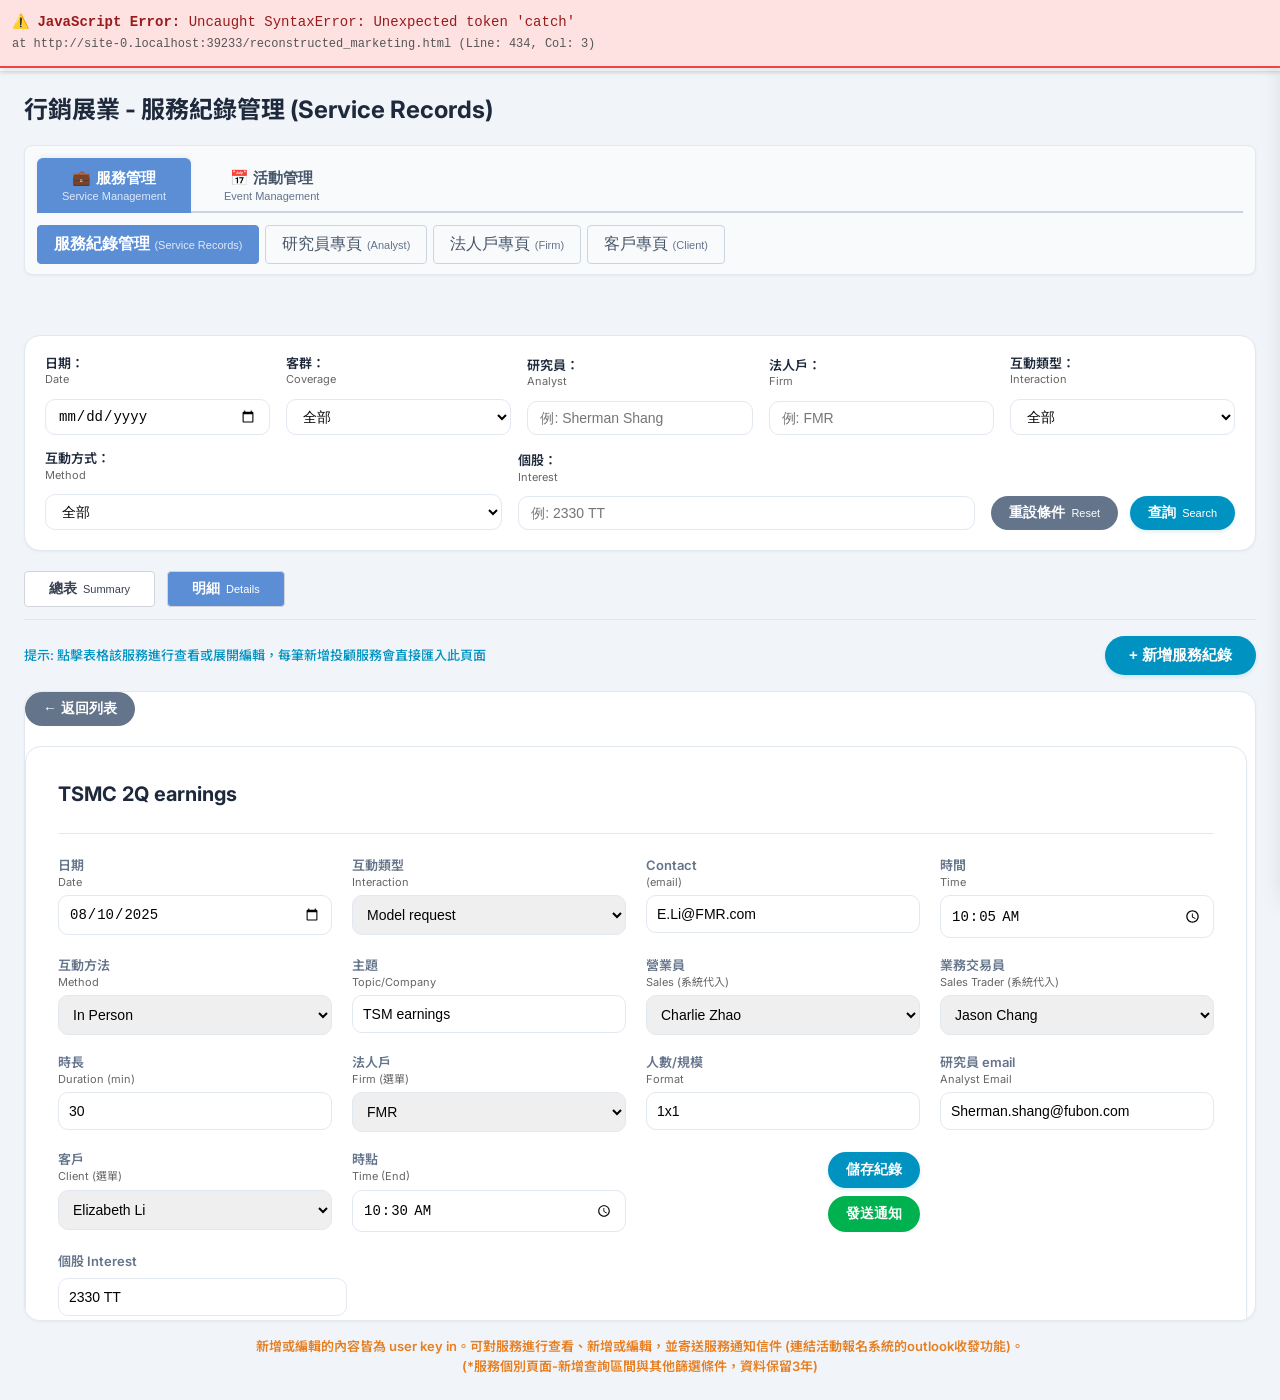
<file: reconstructed_marketing.html>
<!DOCTYPE html>
<html lang="zh-TW">
<head>
<meta charset="UTF-8">
<meta name="viewport" content="width=device-width, initial-scale=1.0">
<title>法人客戶關係管理系統 - 行銷展業</title>
<link href="https://fonts.googleapis.com/css2?family=Inter:wght@400;500;600;700&family=Noto+Sans+TC:wght@400;500;700&display=swap" rel="stylesheet">
<link rel="stylesheet" href="styles.css">
<link rel="stylesheet" href="marketing.css">
<script src="navbar.js"></script>
</head>
<body>
<div id="js-error-banner" style="display:none; background:#fee2e2; border-bottom:2px solid #ef4444; color:#991b1b; padding:12px; font-family:monospace; font-size:14px; position:fixed; top:0; left:0; width:100%; z-index:99999; box-shadow:0 4px 6px rgba(0,0,0,0.1);"></div>
<script>
window.onerror = function(message, source, lineno, colno, error) {
const banner = document.getElementById('js-error-banner');
if (banner) {
banner.style.display = 'block';
banner.innerHTML = `⚠️ <b>JavaScript Error:</b> ${message} <br> <span style="font-size:12px; color:#555;">at ${source} (Line: ${lineno}, Col: ${colno})</span>`;
}
};
</script>
<!-- Navbar -->
<div id="navbar-placeholder"></div>

<!-- Main Container -->
<div class="marketing-container">

<!-- Header -->
<div class="marketing-header">
<h2 id="marketing-page-title" style="line-height: 1.2;">行銷展業 - 服務紀錄管理<br><span style="font-size: 14px; font-weight: normal; color: #666;">Marketing & Sales - Service Records</span></h2>
</div>

<!-- Two-Level Hierarchical Navigation -->
<div class="hierarchical-tabs-wrapper" style="background: #f8fafc; border: 1px solid #e2e8f0; border-radius: 8px; padding: 12px; margin-bottom: 20px; box-shadow: 0 1px 3px rgba(0,0,0,0.05);">
<!-- Level 1: Core Features -->
<div class="level-1-tabs" style="display: flex; gap: 8px; border-bottom: 2px solid #cbd5e1; padding-bottom: 8px; margin-bottom: 12px;">
<button class="marketing-lvl1-btn active" id="btn-group-service" style="padding: 10px 24px; font-size: 15px; font-weight: bold; color: #475569; background: #f1f5f9; border: 1px solid #cbd5e1; border-bottom: none; border-radius: 6px 6px 0 0; cursor: pointer; transition: all 0.2s; outline: none; margin-bottom: -10px;">
💼 服務管理 <span style="font-size: 11px; font-weight: normal; color: #64748b; display: block; margin-top: 2px;">Service Management</span>
</button>
<button class="marketing-lvl1-btn" id="btn-group-event" style="padding: 10px 24px; font-size: 15px; font-weight: bold; color: #475569; background: transparent; border: 1px solid transparent; border-radius: 6px 6px 0 0; cursor: pointer; transition: all 0.2s; outline: none; margin-bottom: -10px;">
📅 活動管理 <span style="font-size: 11px; font-weight: normal; color: #64748b; display: block; margin-top: 2px;">Event Management</span>
</button>
</div>

<!-- Level 2: Sub features under selected Core Feature -->
<!-- Sub tabs for Service Management (Default visible) -->
<div class="level-2-subtabs-group" id="subtabs-service-group" style="display: flex; flex-wrap: wrap; gap: 6px;">
<button class="marketing-tab-btn active" data-target="panel-records-list" style="padding: 8px 16px; border-radius: 4px; border: 1px solid #94a3b8; background: white; font-weight: 500; color: #334155; cursor: pointer; transition: all 0.2s;">
服務紀錄管理 <span style="font-size:11px; color:#64748b; font-weight:normal;">(Service Records)</span>
</button>
<button class="marketing-tab-btn" data-target="panel-researchers" style="padding: 8px 16px; border-radius: 4px; border: 1px solid #cbd5e1; background: #f8fafc; font-weight: 500; color: #475569; cursor: pointer; transition: all 0.2s;">
研究員專頁 <span style="font-size:11px; color:#64748b; font-weight:normal;">(Analyst)</span>
</button>
<button class="marketing-tab-btn" data-target="panel-firms" style="padding: 8px 16px; border-radius: 4px; border: 1px solid #cbd5e1; background: #f8fafc; font-weight: 500; color: #475569; cursor: pointer; transition: all 0.2s;">
法人戶專頁 <span style="font-size:11px; color:#64748b; font-weight:normal;">(Firm)</span>
</button>
<button class="marketing-tab-btn" data-target="panel-clients" style="padding: 8px 16px; border-radius: 4px; border: 1px solid #cbd5e1; background: #f8fafc; font-weight: 500; color: #475569; cursor: pointer; transition: all 0.2s;">
客戶專頁 <span style="font-size:11px; color:#64748b; font-weight:normal;">(Client)</span>
</button>
<!-- Dynamic tabs will be appended here -->
</div>

<!-- Sub tabs for Event Management (Hidden initially) -->
<div class="level-2-subtabs-group" id="subtabs-event-group" style="display: none; flex-wrap: wrap; gap: 6px;">
<button class="marketing-tab-btn" data-target="panel-event-calendar" style="padding: 8px 16px; border-radius: 4px; border: 1px solid #cbd5e1; background: #f8fafc; font-weight: 500; color: #475569; cursor: pointer; transition: all 0.2s;">
活動行事曆 <span style="font-size:11px; color:#64748b; font-weight:normal;">(Calendar)</span>
</button>
</div>
</div>

<!-- Inline CSS styles overrides for level 1 states -->
<style>
.marketing-lvl1-btn.active {
background: #5C8ED6 !important;
color: white !important;
border-color: #5C8ED6 !important;
box-shadow: 0 -2px 5px rgba(0,0,0,0.05);
}
.marketing-lvl1-btn.active span {
color: rgba(255,255,255,0.8) !important;
}
.marketing-tab-btn.active {
background: #5C8ED6 !important;
color: white !important;
border-color: #5C8ED6 !important;
}
.marketing-tab-btn.active span {
color: rgba(255,255,255,0.8) !important;
}
</style>

<div id="main-marketing-tabs" style="display:none;"></div> <!-- Keep for backward compat code selector references -->

<!-- Container for dynamically duplicated detail panels -->
<div id="dynamic-panels-container"></div>

<!-- Panel 1: 服務紀錄管理 (List View) -->
<div id="panel-records-list" class="marketing-content-panel active">

<div class="marketing-filter-panel">
<div class="filter-row">
<div class="filter-group"><label style="line-height: 1.2;">日期：<br><span style="font-size:11px; font-weight:normal; color:#666;">Date</span></label><input type="date"></div>
<div class="filter-group"><label style="line-height: 1.2;">客群：<br><span style="font-size:11px; font-weight:normal; color:#666;">Coverage</span></label><select><option>全部</option><option>Jefferies/Fubon</option><option>Fubon Only</option><option>HFT</option><option>Delta-One</option><option>未開戶客戶</option></select></div>
<div class="filter-group"><label style="line-height: 1.2;">研究員：<br><span style="font-size:11px; font-weight:normal; color:#666;">Analyst</span></label><input type="text" placeholder="例: Sherman Shang"></div>
<div class="filter-group"><label style="line-height: 1.2;">法人戶：<br><span style="font-size:11px; font-weight:normal; color:#666;">Firm</span></label><input type="text" placeholder="例: FMR"></div>
<div class="filter-group"><label style="line-height: 1.2;">互動類型：<br><span style="font-size:11px; font-weight:normal; color:#666;">Interaction</span></label>
<select id="filter-type">
<option>全部</option>
<option>model request</option>
<option>bespoke client request</option>
<option>One off client meeting ( Video)</option>
<option>One off client meeting ( In-Person)</option>
<option>One off company marketing ( Virtual)</option>
<option>One off company marketing ( In-Person)</option>
</select>
</div>
</div>
<div class="filter-row" style="margin-top: 16px;">
<div class="filter-group"><label style="line-height: 1.2;">互動方式：<br><span style="font-size:11px; font-weight:normal; color:#666;">Method</span></label>
<select id="filter-method">
<option>全部</option>
<option>In Person</option>
<option>Incoming call</option>
<option>email</option>
</select>
</div>
<div class="filter-group"><label style="line-height: 1.2;">個股：<br><span style="font-size:11px; font-weight:normal; color:#666;">Interest</span></label><input type="text" placeholder="例: 2330 TT"></div>
<div class="filter-actions" style="margin-left: auto;">
<button class="btn btn-secondary">重設條件 <span style="font-size:11px; font-weight:normal;">Reset</span></button>
<button class="btn btn-primary">查詢 <span style="font-size:11px; font-weight:normal;">Search</span></button>
</div>
</div>
</div>

<!-- Mode Selector (總表 vs 明細) -->
<div style="display:flex; gap:12px; margin-bottom:16px; border-bottom: 1px solid var(--border-color); padding-bottom: 12px;">
<button class="btn mode-btn active" id="btn-mode-summary" style="padding: 8px 24px; font-weight:600; cursor:pointer; border-radius:4px; border:1px solid #D1D5DB; background:#5C8ED6; color:white;">總表 <span style="font-size:11px; font-weight:normal;">Summary</span></button>
<button class="btn mode-btn" id="btn-mode-details" style="padding: 8px 24px; font-weight:600; cursor:pointer; border-radius:4px; border:1px solid #D1D5DB; background:white; color:#374151;">明細 <span style="font-size:11px; font-weight:normal;">Details</span></button>
</div>

<!-- Summary Dashboard Panel -->
<div id="summary-dashboard-panel" class="dashboard-panel active" style="display:flex; gap:20px;">
<!-- Sidebar Sub-Tabs -->
<div class="dashboard-sidebar" style="width:160px; display:flex; flex-direction:column; gap:8px;">
<button class="sub-tab-btn active" data-sub="client" style="text-align:left; padding:10px 16px; background:#E3F2FD; color:#0D47A1; border:none; border-radius:4px; font-weight:600; cursor:pointer; font-size:14px;">客戶 <small style="display:block; font-weight:normal; color:#555;">Client</small></button>
<button class="sub-tab-btn" data-sub="sales" style="text-align:left; padding:10px 16px; background:#F3F4F6; color:#374151; border:none; border-radius:4px; font-weight:600; cursor:pointer; font-size:14px;">營業員 <small style="display:block; font-weight:normal; color:#777;">Sales Rep</small></button>
<button class="sub-tab-btn" data-sub="analyst" style="text-align:left; padding:10px 16px; background:#F3F4F6; color:#374151; border:none; border-radius:4px; font-weight:600; cursor:pointer; font-size:14px;">研究員 <small style="display:block; font-weight:normal; color:#777;">Analyst</small></button>
</div>

<!-- Dashboard Content Area -->
<div class="dashboard-content" style="flex:1; background:#F8FAFC; border-radius:8px; padding:20px; border:1px solid #E2E8F0; min-height:450px;">
<!-- Client Dashboard View -->
<div id="sub-panel-client" class="sub-dashboard-panel active" style="display:grid; grid-template-columns: 1.2fr 1.5fr 1.1fr; gap:20px; align-items: stretch;">
<!-- Card 1: Pie Chart -->
<div class="dashboard-card" style="background:white; border-radius:8px; border:1px solid #E2E8F0; padding:16px; display:flex; flex-direction:column; align-items:center;">
<h4 style="margin:0 0 16px 0; font-size:14px; color:#334155; width:100%; border-bottom:1px solid #F1F5F9; padding-bottom:8px; text-align:center;">服務時數佔比</h4>
<div id="client-pie-chart-wrapper" style="width:100%; height:260px; display:flex; justify-content:center; align-items:center; position:relative;">
<!-- Rendered dynamically by SVG inside JS -->
</div>
</div>
<!-- Card 2: Bar + Line Chart -->
<div class="dashboard-card" style="background:white; border-radius:8px; border:1px solid #E2E8F0; padding:16px; display:flex; flex-direction:column; align-items:center;">
<h4 style="margin:0 0 16px 0; font-size:14px; color:#334155; width:100%; border-bottom:1px solid #F1F5F9; padding-bottom:8px; text-align:center;">服務時數 vs 交易量</h4>
<div id="client-bar-chart-wrapper" style="width:100%; height:260px;">
<!-- Rendered dynamically by SVG inside JS -->
</div>
</div>
<!-- Card 3: Ranking Table -->
<div class="dashboard-card" style="background:white; border-radius:8px; border:1px solid #E2E8F0; padding:16px;">
<h4 style="margin:0 0 12px 0; font-size:14px; color:#334155; border-bottom:1px solid #F1F5F9; padding-bottom:8px; text-align:center;">服務效益排名</h4>
<div style="overflow-x:auto; height:260px;">
<table class="data-table" style="min-width:100%; border:1px solid #E2E8F0;" id="client-roi-table">
<thead>
<tr style="background:#5C8ED6; color:white;">
<th style="padding:6px 10px; font-size:12px; line-height:1.2; text-align:center;">客戶</th>
<th style="padding:6px 10px; font-size:12px; line-height:1.2; text-align:center;">服務效益</th>
</tr>
</thead>
<tbody>
<!-- Rendered dynamically -->
</tbody>
</table>
</div>
</div>
</div>

<!-- Broker Dashboard View -->
<div id="sub-panel-sales" class="sub-dashboard-panel" style="display:none; grid-template-columns: 1.2fr 1.5fr 1.1fr; gap:20px; align-items: stretch;">
<!-- Card 1 -->
<div class="dashboard-card" style="background:white; border-radius:8px; border:1px solid #E2E8F0; padding:16px; display:flex; flex-direction:column; align-items:center;">
<h4 style="margin:0 0 16px 0; font-size:14px; color:#334155; width:100%; border-bottom:1px solid #F1F5F9; padding-bottom:8px; text-align:center;">營業員服務時數佔比</h4>
<div id="sales-pie-chart-wrapper" style="width:100%; height:260px; display:flex; justify-content:center; align-items:center;"></div>
</div>
<!-- Card 2 -->
<div class="dashboard-card" style="background:white; border-radius:8px; border:1px solid #E2E8F0; padding:16px; display:flex; flex-direction:column; align-items:center;">
<h4 style="margin:0 0 16px 0; font-size:14px; color:#334155; width:100%; border-bottom:1px solid #F1F5F9; padding-bottom:8px; text-align:center;">服務客戶數 vs 服務時數</h4>
<div id="sales-bar-chart-wrapper" style="width:100%; height:260px;"></div>
</div>
<!-- Card 3 -->
<div class="dashboard-card" style="background:white; border-radius:8px; border:1px solid #E2E8F0; padding:16px;">
<h4 style="margin:0 0 12px 0; font-size:14px; color:#334155; border-bottom:1px solid #F1F5F9; padding-bottom:8px; text-align:center;">營業員績效排名</h4>
<div style="overflow-x:auto; height:260px;">
<table class="data-table" style="min-width:100%; border:1px solid #E2E8F0;" id="sales-ranking-table">
<thead>
<tr style="background:#5C8ED6; color:white;">
<th style="padding:6px 10px; font-size:12px; line-height:1.2; text-align:center;">營業員</th>
<th style="padding:6px 10px; font-size:12px; line-height:1.2; text-align:center;">服務分數</th>
</tr>
</thead>
<tbody></tbody>
</table>
</div>
</div>
</div>

<!-- Analyst Dashboard View -->
<div id="sub-panel-analyst" class="sub-dashboard-panel" style="display:none; grid-template-columns: 1.2fr 1.5fr 1.1fr; gap:20px; align-items: stretch;">
<!-- Card 1 -->
<div class="dashboard-card" style="background:white; border-radius:8px; border:1px solid #E2E8F0; padding:16px; display:flex; flex-direction:column; align-items:center;">
<h4 style="margin:0 0 16px 0; font-size:14px; color:#334155; width:100%; border-bottom:1px solid #F1F5F9; padding-bottom:8px; text-align:center;">研究員服務時數佔比</h4>
<div id="analyst-pie-chart-wrapper" style="width:100%; height:260px; display:flex; justify-content:center; align-items:center;"></div>
</div>
<!-- Card 2 -->
<div class="dashboard-card" style="background:white; border-radius:8px; border:1px solid #E2E8F0; padding:16px; display:flex; flex-direction:column; align-items:center;">
<h4 style="margin:0 0 16px 0; font-size:14px; color:#334155; width:100%; border-bottom:1px solid #F1F5F9; padding-bottom:8px; text-align:center;">研究員個股推薦次數</h4>
<div id="analyst-bar-chart-wrapper" style="width:100%; height:260px;"></div>
</div>
<!-- Card 3 -->
<div class="dashboard-card" style="background:white; border-radius:8px; border:1px solid #E2E8F0; padding:16px;">
<h4 style="margin:0 0 12px 0; font-size:14px; color:#334155; border-bottom:1px solid #F1F5F9; padding-bottom:8px; text-align:center;">研究員服務時數排名 (時數)</h4>
<div style="overflow-x:auto; height:260px;">
<table class="data-table" style="min-width:100%; border:1px solid #E2E8F0;" id="analyst-ranking-table">
<thead>
<tr style="background:#5C8ED6; color:white;">
<th style="padding:6px 10px; font-size:12px; line-height:1.2; text-align:center;">研究員</th>
<th style="padding:6px 10px; font-size:12px; line-height:1.2; text-align:center;">服務總時數 (小時)</th>
</tr>
</thead>
<tbody></tbody>
</table>
</div>
</div>
</div>
</div>
</div>

<!-- Details Table Panel -->
<div id="details-list-panel" class="dashboard-panel" style="display:none;">
<div class="top-actions">
<div style="font-size: 13px; color: var(--color-personal); font-weight: 500;">
提示: 點擊表格該服務進行查看或展開編輯，每筆新增投顧服務會直接匯入此頁面
</div>
<!-- 醒目的新增按鈕 -->
<button class="btn btn-primary" id="btn-new-record" style="font-size: 15px; padding: 10px 24px;">+ 新增服務紀錄</button>
</div>

<div class="data-table-wrapper">
<table class="data-table" id="service-records-table">
<thead>
<tr>
<th style="line-height: 1.2; text-align: center; width: 60px;">釘選<br><span style="font-size:11px; font-weight:normal; color:#666;">Pin</span></th>
<th style="line-height: 1.2;">日期<br><span style="font-size:11px; font-weight:normal; color:#666;">Date</span></th>
<th style="line-height: 1.2;">客群<br><span style="font-size:11px; font-weight:normal; color:#666;">Coverage</span></th>
<th style="line-height: 1.2;">研究員<br><span style="font-size:11px; font-weight:normal; color:#666;">Analyst</span></th>
<th style="line-height: 1.2;">營業員<br><span style="font-size:11px; font-weight:normal; color:#666;">Sales</span></th>
<th style="line-height: 1.2;">法人戶<br><span style="font-size:11px; font-weight:normal; color:#666;">Firm</span></th>
<th style="line-height: 1.2;">客戶<br><span style="font-size:11px; font-weight:normal; color:#666;">Client</span></th>
<th title="Interaction" style="line-height: 1.2;">互動類型<br><span style="font-size:11px; font-weight:normal; color:#666;">Interaction</span></th>
<th title="Methods" style="line-height: 1.2;">互動方法<br><span style="font-size:11px; font-weight:normal; color:#666;">Method</span></th>
<th style="line-height: 1.2;">時長<br><span style="font-size:11px; font-weight:normal; color:#666;">Duration (min)</span></th>
<th style="line-height: 1.2;">人數<br><span style="font-size:11px; font-weight:normal; color:#666;">Format</span></th>
<th style="line-height: 1.2;">時間<br><span style="font-size:11px; font-weight:normal; color:#666;">Time</span></th>
<th style="line-height: 1.2;">Contact<br><span style="font-size:11px; font-weight:normal; color:#666;">(email)</span></th>
<th style="line-height: 1.2;">主題<br><span style="font-size:11px; font-weight:normal; color:#666;">Topic/Company</span></th>
<th style="line-height: 1.2;">個股<br><span style="font-size:11px; font-weight:normal; color:#666;">Interest</span></th>
<th style="line-height: 1.2;">研究員 email<br><span style="font-size:11px; font-weight:normal; color:#666;">Analyst Email</span></th>
</tr>
</thead>
<tbody>
<!-- Mock Row 1 -->
<tr class="record-row" data-id="service-1">
<td style="text-align: center;"><button class="service-pin-btn" data-id="service-1" style="background:none; border:none; font-size:18px; cursor:pointer; color:#f1c40f;">☆</button></td>
<td>2026/06/30</td><td>Jefferies/Fubon</td><td><span class="text-link trigger-researcher" title="前往專頁">Sherman Shang</span></td><td>Charlie Zhao</td><td><span class="text-link trigger-firm" title="前往專頁">FMR</span></td><td><span class="text-link trigger-client" title="前往專頁">Elizabeth Li</span></td>
<td>One off client meeting (video)</td><td>Incoming call</td><td>15</td><td>1x1</td><td>10:05</td>
<div style="display: flex; gap: 8px; margin-bottom: 20px;">
<button class="btn btn-secondary" id="btn-back-to-list">← 返回列表</button>
<button class="btn btn-secondary" id="btn-go-to-marketing-list" style="display: none; background: #F3F4F6; border: 1px solid #D1D5DB; color: #374151;">📁 前往服務列表</button>
</div>
<div class="record-form-wrapper">
<div class="form-header">
<div class="form-title-group">
<h3>TSMC 2Q earnings</h3>
</div>
</div>

<div class="form-grid">
<div class="form-field"><label style="line-height:1.2;">日期<br><span style="font-size:11px; font-weight:normal; color:#666;">Date</span></label><input type="date" id="record-date" value="2025-08-10"></div>
<div class="form-field"><label style="line-height:1.2;">互動類型<br><span style="font-size:11px; font-weight:normal; color:#666;">Interaction</span></label>
<select id="record-type">
<option>model request</option>
<option>bespoke client request</option>
<option>One off client meeting ( Video)</option>
<option>One off client meeting ( In-Person)</option>
<option>One off company marketing ( Virtual)</option>
<option>One off company marketing ( In-Person)</option>
</select>
</div>
<div class="form-field"><label style="line-height:1.2;">Contact<br><span style="font-size:11px; font-weight:normal; color:#666;">(email)</span></label><input type="text" id="record-email" value="E.Li@FMR.com"></div>

<div class="form-field"><label style="line-height:1.2;">時間<br><span style="font-size:11px; font-weight:normal; color:#666;">Time</span></label><input type="time" id="record-time" value="10:05"></div>
<div class="form-field"><label style="line-height:1.2;">互動方法<br><span style="font-size:11px; font-weight:normal; color:#666;">Method</span></label>
<select id="record-method">
<option>In Person</option>
<option>Incoming call</option>
<option>email</option>
</select>
</div>
<div class="form-field"><label style="line-height:1.2;">主題<br><span style="font-size:11px; font-weight:normal; color:#666;">Topic/Company</span></label><input type="text" id="record-topic" value="TSM earnings"></div>

<div class="form-field"><label style="line-height:1.2;">營業員<br><span style="font-size:11px; font-weight:normal; color:#666;">Sales (系統代入)</span></label><select id="record-sales"><option>Charlie Zhao</option><option>Ann Liao</option><option>Ken Lee</option></select></div>
<div class="form-field"><label style="line-height:1.2;">業務交易員<br><span style="font-size:11px; font-weight:normal; color:#666;">Sales Trader (系統代入)</span></label><select id="record-sales-trader"><option>Jason Chang</option><option>David Lin</option><option>Emma Wu</option></select></div>
<div class="form-field"><label style="line-height:1.2;">時長<br><span style="font-size:11px; font-weight:normal; color:#666;">Duration (min)</span></label><input type="number" id="record-duration" value="30"></div>

<div class="form-field"><label style="line-height:1.2;">法人戶<br><span style="font-size:11px; font-weight:normal; color:#666;">Firm (選單)</span></label><select id="record-firm"><option>FMR</option><option>Oasis</option><option>AP Asset</option><option>FSR</option></select></div>
<div class="form-field"><label style="line-height:1.2;">人數/規模<br><span style="font-size:11px; font-weight:normal; color:#666;">Format</span></label><input type="text" id="record-format" value="1x1" placeholder="例: 1x1, GROUP"></div>
<div class="form-field"><label style="line-height:1.2;">研究員 email<br><span style="font-size:11px; font-weight:normal; color:#666;">Analyst Email</span></label><input type="text" id="record-analyst-email" value="Sherman.shang@fubon.com"></div>

<div class="form-field"><label style="line-height:1.2;">客戶<br><span style="font-size:11px; font-weight:normal; color:#666;">Client (選單)</span></label>
<select id="record-client">
<option>Elizabeth Li</option>
<option>Jonas Wong</option>
<option>Chloe Kim</option>
</select>
</div>
<div class="form-field"><label style="line-height:1.2;">時點<br><span style="font-size:11px; font-weight:normal; color:#666;">Time (End)</span></label><input type="time" id="record-time-end" value="10:30"></div>
<div class="form-field" style="display:flex; justify-content:flex-end; align-items:flex-end; gap: 8px;">
<button type="button" class="btn btn-primary" id="btn-save-record" style="flex: 1;">儲存紀錄</button>
<button type="button" class="btn btn-secondary" id="btn-send-notification" style="flex: 1; background: #00B14F; border-color: #00B14F; color: white;">發送通知</button>
</div>

<div class="form-field" style="grid-column: span 4;"><label>個股 Interest</label><input type="text" id="record-interest" value="2330 TT" style="width: 25%;"></div>
</div>

<div class="notes-section">
<div style="display: flex; justify-content: space-between; align-items: center; background: var(--bg-hover); padding: 8px 12px; border-radius: 4px; margin-bottom: 8px;">
<h4 style="margin: 0; padding: 0; background: transparent;">訪談紀錄 Meeting notes</h4>
<div class="voice-tools" style="display: flex; align-items: center; gap: 12px;">
<span class="recording-status" style="display: none; color: #E74C3C; font-size: 13px; font-weight: bold; animation: pulse 1.5s infinite;">● 錄音中...</span>
<button type="button" class="btn-voice-record" title="點擊開始語音輸入，再次點擊結束" onclick="toggleRecording(this)">
<svg width="16" height="16" viewBox="0 0 24 24" fill="none" stroke="currentColor" stroke-width="2" stroke-linecap="round" stroke-linejoin="round"><path d="M12 2a3 3 0 0 0-3 3v7a3 3 0 0 0 6 0V5a3 3 0 0 0-3-3Z"></path><path d="M19 10v2a7 7 0 0 1-14 0v-2"></path><line x1="12" y1="19" x2="12" y2="22"></line></svg>
語音輸入
</button>
</div>
</div>
<textarea class="notes-textarea" id="notes-textarea">Elizabeth was interested to know TSMC's 2026 CAPEX plan and wonder if there are any upside potentials.

Analyst says XYZ.. Client disagree/ agree with XYZ

Shared Fubon's CoWoS model with client afterwards</textarea>
</div>

<script>
let mediaRecorder;
let audioChunks = [];
let localStream;

async function toggleRecording(btn) {
const status = btn.previousElementSibling;
const isRecording = btn.classList.contains('recording');

if (!isRecording) {
try {
// 要求麥克風權限
localStream = await navigator.mediaDevices.getUserMedia({ audio: true });
mediaRecorder = new MediaRecorder(localStream);
audioChunks = [];

mediaRecorder.ondataavailable = event => {
audioChunks.push(event.data);
};

mediaRecorder.onstop = async () => {
// 錄音結束，打包檔案
const audioBlob = new Blob(audioChunks, { type: 'audio/webm' });
console.log("語音已錄製，大小: ", audioBlob.size, " bytes");

// 更新 UI 為轉譯中
status.textContent = '● 雲端 AI 轉譯中...';
status.style.color = '#F39C12'; // 橘黃色表示處理中
status.style.animation = 'pulse 1s infinite alternate';

/* 
* [Option B 實作架構 - 註解]
* 這裡應該將 audioBlob 透過 FormData 發送到後端 server。
* 例如: 
* const formData = new FormData();
* formData.append('file', audioBlob);
* const response = await fetch('/api/transcribe', { method: 'POST', body: formData });
* const result = await response.json();
*/

// 模擬網路延遲與 AI 處理時間 (2秒)
setTimeout(() => {
const transcribedText = "\n\n(AI 語音轉譯: 目前觀察到客戶對於下半年的 AI 伺服器需求依然強勁，特別是要注意到 CoWoS 的產能瓶頸是否能順利在 Q4 解決。)";

const textarea = document.getElementById('notes-textarea');
textarea.value += transcribedText;
textarea.scrollTop = textarea.scrollHeight;

status.style.display = 'none';
status.textContent = '● 錄音中...'; // 復原預設文字
status.style.color = '#E74C3C'; // 復原預設顏色
}, 2000);

// 釋放麥克風資源 (關閉瀏覽器紅點)
localStream.getTracks().forEach(track => track.stop());
};

// 開始錄音
mediaRecorder.start();

// 更新 UI 為錄音中
btn.classList.add('recording');
status.style.display = 'inline-block';
btn.innerHTML = '<svg width="16" height="16" viewBox="0 0 24 24" fill="none" stroke="currentColor" stroke-width="2" stroke-linecap="round" stroke-linejoin="round"><rect x="6" y="6" width="12" height="12" rx="2" ry="2"></rect></svg> 停止錄音';

} catch (err) {
console.error('麥克風存取失敗:', err);
btn.classList.add('recording');
status.style.display = 'inline-block';
btn.innerHTML = '<svg width="16" height="16" viewBox="0 0 24 24" fill="none" stroke="currentColor" stroke-width="2" stroke-linecap="round" stroke-linejoin="round"><rect x="6" y="6" width="12" height="12" rx="2" ry="2"></rect></svg> 停止錄音';

} catch (err) {
console.error('麥克風存取失敗:', err);
alert('無法存取麥克風，請檢查瀏覽器權限設定。');
}
} else {
// 停止錄音
if (mediaRecorder && mediaRecorder.state !== 'inactive') {
mediaRecorder.stop();
}
// 立即切換按鈕狀態
btn.classList.remove('recording');
btn.innerHTML = '<svg width="16" height="16" viewBox="0 0 24 24" fill="none" stroke="currentColor" stroke-width="2" stroke-linecap="round" stroke-linejoin="round"><path d="M12 2a3 3 0 0 0-3 3v7a3 3 0 0 0 6 0V5a3 3 0 0 0-3-3Z"></path><path d="M19 10v2a7 7 0 0 1-14 0v-2"></path><line x1="12" y1="19" x2="12" y2="22"></line></svg> 語音輸入';
}
}
</script>
</div>

<div style="margin-top: 16px; font-size: 13px; color: #E67E22; font-weight: 600; text-align: center;">
新增或編輯的內容皆為 user key in。可對服務進行查看、新增或編輯，並寄送服務通知信件 (連結活動報名系統的outlook收發功能)。<br>
(*服務個別頁面-新增查詢區間與其他篩選條件，資料保留3年)
</div>
</div>

<!-- Panel 3: 研究員專頁 -->
<div id="panel-researchers" class="marketing-content-panel">
<!-- Pending Bookings Section (會通/預約排程需求) -->
<div class="pending-bookings-section" style="background:#FFFBEB; border:1px solid #FEF3C7; border-radius:8px; padding:16px; margin: 0 0 20px 0; display:none;" id="event-pending-bookings-container">
<h4 style="margin:0 0 10px 0; color:#B45309; display:flex; align-items:center; gap:8px; font-size:15px; font-weight:700;">
<span style="display:inline-block; width:8px; height:8px; background:#F59E0B; border-radius:50%; animation:pulse 1s infinite alternate;"></span> 
⏳ 服務管理 - 待排程研究員會面預約 (Pending Analyst Appointments)
</h4>
<div style="font-size:13px; color:#78350F; margin-bottom:12px;">以下需求已自個別研究員頁面送出，正待後台專員安排會面時程與確認。</div>
<div style="display:flex; flex-direction:column; gap:8px;" id="event-pending-bookings-list">
<!-- Dynamic reservation items -->
</div>
</div>

<div style="display: flex; justify-content: space-between; margin-bottom: 16px; align-items: center;">
<div style="display: flex; align-items: center; gap: 16px;">
<div style="background: #E67E22; color: white; padding: 6px 12px; font-size: 13px; border-radius: 4px;">洋蔥式呈現 (預留)</div>
<div style="display: flex; align-items: center; gap: 8px;">
<label style="font-size: 14px; font-weight: 600;">時間區段設定：</label>
<input type="date" id="analyst-filter-start" value="2025-01-01" style="padding: 6px; border: 1px solid #ccc; border-radius: 4px;"> - 
<input type="date" id="analyst-filter-end" value="2026-12-31" style="padding: 6px; border: 1px solid #ccc; border-radius: 4px;">
</div>
</div>
</div>

<div class="data-table-wrapper" style="margin-bottom: 24px;">
<table class="data-table" style="min-width: 100%;">
<thead>
<tr>
<th style="line-height: 1.2;">中文姓名<br><span style="font-size:11px; font-weight:normal; color:#666;">Name (ZH)</span></th>
<th style="line-height: 1.2;">英文姓名<br><span style="font-size:11px; font-weight:normal; color:#666;">Name (EN)</span></th>
<th style="line-height: 1.2;">連絡電話<br><span style="font-size:11px; font-weight:normal; color:#666;">Phone</span></th>
<th style="line-height: 1.2;">E-mail<br><span style="font-size:11px; font-weight:normal; color:#666;">Email</span></th>
<th style="line-height: 1.2;">負責產業<br><span style="font-size:11px; font-weight:normal; color:#666;">Sector</span></th>
<th style="line-height: 1.2;">投顧會議次數<br><span style="font-size:11px; font-weight:normal; color:#666;">Meeting Count</span></th>
<th style="line-height: 1.2;">總時數<br><span style="font-size:11px; font-weight:normal; color:#666;">Total Hours</span></th>
<th style="text-align: center; line-height: 1.2;">編輯<br><span style="font-size:11px; font-weight:normal; color:#666;">Edit</span></th>
</tr>
</thead>
<tbody id="analyst-table-body">
<!-- Dynamically generated rows based on time selector range -->
</tbody>
</table>
</div>

<div style="margin-top: 16px; font-size: 13px; color: #E67E22; font-weight: 600; text-align: center;">
新增或編輯的內容皆為 user key in。可對服務進行查看、新增或編輯，並寄送服務通知信件 (連結活動報名系統的outlook收發功能)。<br>
(*服務個別頁面-新增查詢區間與其他篩選條件，資料保留3年)
</div>
</div>

<!-- Panel 3: 研究員專頁 -->
<div id="panel-researchers" class="marketing-content-panel">
<!-- Pending Bookings Section (會通/預約排程需求) -->
<div class="pending-bookings-section" style="background:#FFFBEB; border:1px solid #FEF3C7; border-radius:8px; padding:16px; margin: 0 0 20px 0; display:none;" id="event-pending-bookings-container">
<h4 style="margin:0 0 10px 0; color:#B45309; display:flex; align-items:center; gap:8px; font-size:15px; font-weight:700;">
<span style="display:inline-block; width:8px; height:8px; background:#F59E0B; border-radius:50%; animation:pulse 1s infinite alternate;"></span> 
⏳ 服務管理 - 待排程研究員會面預約 (Pending Analyst Appointments)
</h4>
<div style="font-size:13px; color:#78350F; margin-bottom:12px;">以下需求已自個別研究員頁面送出，正待後台專員安排會面時程與確認。</div>
<div style="display:flex; flex-direction:column; gap:8px;" id="event-pending-bookings-list">
<!-- Dynamic reservation items -->
</div>
</div>

<div style="display: flex; justify-content: space-between; margin-bottom: 16px; align-items: center;">
<div style="display: flex; align-items: center; gap: 16px;">
<div style="background: #E67E22; color: white; padding: 6px 12px; font-size: 13px; border-radius: 4px;">洋蔥式呈現 (預留)</div>
<div style="display: flex; align-items: center; gap: 8px;">
<label style="font-size: 14px; font-weight: 600;">時間區段設定：</label>
<input type="date" id="analyst-filter-start" value="2025-01-01" style="padding: 6px; border: 1px solid #ccc; border-radius: 4px;"> - 
<input type="date" id="analyst-filter-end" value="2026-12-31" style="padding: 6px; border: 1px solid #ccc; border-radius: 4px;">
</div>
</div>
</div>

<div class="data-table-wrapper" style="margin-bottom: 24px;">
<table class="data-table" style="min-width: 100%;">
<thead>
<tr>
<th style="line-height: 1.2;">中文姓名<br><span style="font-size:11px; font-weight:normal; color:#666;">Name (ZH)</span></th>
<th style="line-height: 1.2;">英文姓名<br><span style="font-size:11px; font-weight:normal; color:#666;">Name (EN)</span></th>
<th style="line-height: 1.2;">連絡電話<br><span style="font-size:11px; font-weight:normal; color:#666;">Phone</span></th>
<th style="line-height: 1.2;">E-mail<br><span style="font-size:11px; font-weight:normal; color:#666;">Email</span></th>
<th style="line-height: 1.2;">負責產業<br><span style="font-size:11px; font-weight:normal; color:#666;">Sector</span></th>
<th style="line-height: 1.2;">投顧會議次數<br><span style="font-size:11px; font-weight:normal; color:#666;">Meeting Count</span></th>
<th style="line-height: 1.2;">總時數<br><span style="font-size:11px; font-weight:normal; color:#666;">Total Hours</span></th>
<th style="text-align: center; line-height: 1.2;">編輯<br><span style="font-size:11px; font-weight:normal; color:#666;">Edit</span></th>
</tr>
</thead>
<tbody id="analyst-table-body">
<!-- Dynamically generated rows based on time selector range -->
</tbody>
</table>
</div>

<div style="display: flex; justify-content: flex-end;">
<button class="btn btn-primary" id="btn-add-researcher">新增研究員</button>
</div>

</div>

<!-- Panel 3a: 法人戶專頁 (Firms list) -->
<div id="panel-firms" class="marketing-content-panel">
<div style="display: flex; justify-content: space-between; margin-bottom: 16px; align-items: center;">
<div style="display: flex; align-items: center; gap: 16px;">
<div style="display: flex; align-items: center; gap: 8px;">
<label style="font-size: 14px; font-weight: 600;">時間區段設定：</label>
<input type="date" id="firm-filter-start" value="2025-01-01" style="padding: 6px; border: 1px solid #ccc; border-radius: 4px;"> - 
<input type="date" id="firm-filter-end" value="2026-12-31" style="padding: 6px; border: 1px solid #ccc; border-radius: 4px;">
</div>
</div>
</div>

<div class="data-table-wrapper" style="margin-bottom: 24px;">
<table class="data-table" style="min-width: 100%;">
<thead>
<tr>
<th style="line-height: 1.2;">組織<br><span style="font-size:11px; font-weight:normal; color:#666;">Org.</span></th>
<th style="line-height: 1.2;">總歸戶/法人戶<br><span style="font-size:11px; font-weight:normal; color:#666;">Firm Name</span></th>
<th style="line-height: 1.2;">客群<br><span style="font-size:11px; font-weight:normal; color:#666;">Coverage</span></th>
<th style="line-height: 1.2;">註記1<br><span style="font-size:11px; font-weight:normal; color:#666;">Note 1</span></th>
<th style="line-height: 1.2;">註記2<br><span style="font-size:11px; font-weight:normal; color:#666;">Note 2</span></th>
<th style="line-height: 1.2;">註記3<br><span style="font-size:11px; font-weight:normal; color:#666;">Note 3</span></th>
<th style="line-height: 1.2;">服務會議次數<br><span style="font-size:11px; font-weight:normal; color:#666;">Meeting Count</span></th>
<th style="line-height: 1.2;">總時數<br><span style="font-size:11px; font-weight:normal; color:#666;">Total Hours</span></th>
</tr>
</thead>
<tbody id="firm-table-body">
<!-- Dynamically generated rows based on time selector range -->
</tbody>
</table>
</div>
</div>

<!-- Panel 3b: 客戶專頁 (Clients list) -->
<div id="panel-clients" class="marketing-content-panel">
<div style="display: flex; justify-content: space-between; margin-bottom: 16px; align-items: center;">
<div style="display: flex; align-items: center; gap: 16px;">
<div style="background: #E67E22; color: white; padding: 6px 12px; font-size: 13px; border-radius: 4px;">洋蔥式呈現</div>
<div style="display: flex; align-items: center; gap: 8px;">
<label style="font-size: 14px; font-weight: 600;">時間區段設定：</label>
<input type="date" id="client-filter-start" value="2025-01-01" style="padding: 6px; border: 1px solid #ccc; border-radius: 4px;"> - 
<input type="date" id="client-filter-end" value="2026-12-31" style="padding: 6px; border: 1px solid #ccc; border-radius: 4px;">
<label style="font-size: 13px; font-weight:600; color:#475569;">時間區段 YYYY/MM/DD - YYYY/MM/DD：</label>
<input type="date" id="analyst-detail-filter-start" value="2025-01-01" style="padding: 6px; border: 1px solid #ccc; border-radius: 4px; font-size:12px;"> - 
<input type="date" id="analyst-detail-filter-end" value="2026-12-31" style="padding: 6px; border: 1px solid #ccc; border-radius: 4px; font-size:12px;">
</div>
</div>
<div class="data-table-wrapper" id="researcher-interaction-table">
<!-- table copy will be injected here -->
</div>
</div>

<!-- Panel 5: 法人戶專頁 (Firm Detail) -->
<div id="panel-detail-firm" class="marketing-content-panel">
<button class="btn btn-secondary back-to-list-btn" style="margin-bottom: 20px;">← 返回上一頁</button>
<div class="profile-header-card">
<h2 style="font-size: 24px; margin-bottom: 16px; color: var(--text-main);">FMR</h2>
<div style="display: flex; gap: 64px;">
<div style="display: grid; grid-template-columns: auto 1fr; gap: 8px 16px; font-size: 14px;">
<div style="color: var(--text-muted);">組織：</div><div>外法</div>
<div style="color: var(--text-muted);">業務：</div><div><span class="tag">王O明</span> <span class="tag">陳O潔</span></div>
</tr>
</thead>
<tbody id="client-table-body">
<!-- Dynamically generated rows based on time selector range -->
</tbody>
</table>
</div>

<div style="display: flex; justify-content: flex-end;">
<button class="btn btn-primary" id="btn-add-client-page">新增客戶</button>
</div>
</div>

<!-- Panel 4: 個別研究員專頁 (Researcher Detail) -->
<div id="panel-detail-researcher" class="marketing-content-panel">
<button class="btn btn-secondary back-to-list-btn" style="margin-bottom: 20px;">← 返回上一頁</button>
<div class="profile-header-card">
<div style="display:flex; justify-content:space-between; align-items:flex-start;">
<div>
<h2 style="font-size: 28px; margin-bottom: 16px; color: var(--text-main);">Sherman Shang</h2>
<div style="display: grid; grid-template-columns: auto 1fr; gap: 8px 24px; font-size: 14px;">
<div style="color: var(--text-muted);">email</div><div><span class="text-link">Xyz.aaa@fubon.com</span></div>
<div style="color: var(--text-muted);">Coverage</div><div>SEMI</div>
<div style="color: var(--text-muted);">連絡電話 tel</div><div>02-XXXX-XX<br>XX#XXXXX</div>
<div style="color: var(--text-muted);">負責產業</div><div>半導體</div>
</div>
</div>
<div>
<button class="btn btn-primary" id="btn-reserve-researcher" style="font-size: 16px; padding: 12px 32px; background-color: #4A90E2; border-color: #4A90E2;">預約</button>
</div>
</div>
</div>

<div style="margin-top: 24px; display: flex; align-items: center; justify-content: space-between; margin-bottom: 12px;">
<h3 style="font-size: 18px; color: var(--text-main); margin:0;">Interaction Record 服務紀錄</h3>
<div style="display: flex; align-items: center; gap: 8px;">
<label style="font-size: 13px; font-weight:600; color:#475569;">時間區段 YYYY/MM/DD - YYYY/MM/DD：</label>
<input type="date" id="analyst-detail-filter-start" value="2025-01-01" style="padding: 6px; border: 1px solid #ccc; border-radius: 4px; font-size:12px;"> - 
<input type="date" id="analyst-detail-filter-end" value="2026-12-31" style="padding: 6px; border: 1px solid #ccc; border-radius: 4px; font-size:12px;">
</div>
</div>
<div class="data-table-wrapper" id="researcher-interaction-table">
<!-- table copy will be injected here -->
</div>
</div>

<!-- Panel 5: 法人戶專頁 (Firm Detail) -->
<div id="panel-detail-firm" class="marketing-content-panel">
<button class="btn btn-secondary back-to-list-btn" style="margin-bottom: 20px;">← 返回上一頁</button>
<div class="profile-header-card">
<h2 style="font-size: 24px; margin-bottom: 16px; color: var(--text-main);">FMR</h2>
<div style="display: flex; gap: 64px;">
<div style="display: grid; grid-template-columns: auto 1fr; gap: 8px 16px; font-size: 14px;">
<div style="color: var(--text-muted);">組織：</div><div>外法</div>
<div style="color: var(--text-muted);">業務：</div><div><span class="tag">王O明</span> <span class="tag">陳O潔</span></div>
<div style="color: var(--text-muted);">客群：</div><div><span class="tag">Jefferies/Fubon</span></div>
<div style="color: var(--text-muted);">關係企業：</div><div></div>
<div style="color: var(--text-muted);">機構法人：</div><div></div>
</div>
<div style="display: grid; grid-template-columns: auto 1fr; gap: 8px 16px; font-size: 14px;">
<div style="color: var(--text-muted);">註記1：</div><div><span class="tag">HK</span> <span class="tag">ATL</span> <span class="tag">LDN</span></div>
<div style="color: var(--text-muted);">註記2：</div><div><span class="tag">Long Only</span></div>
<div style="color: var(--text-muted);">註記3：</div><div><span class="tag" style="border-style:dashed;">Tier 1</span></div>
<div style="color: var(--text-muted);">說明：</div><div></div>
</div>
</div>
</div>

<div style="margin-top: 24px; margin-bottom: 12px;">
<h3 style="font-size: 18px; color: var(--text-main);">Interaction Record</h3>
</div>
<div class="data-table-wrapper" id="firm-interaction-table"></div>
</div>

<!-- Panel 6: 單一客戶專頁 (Client Detail) -->
<div id="panel-detail-client" class="marketing-content-panel">
<button class="btn btn-secondary back-to-list-btn" style="margin-bottom: 20px;">← 返回上一頁</button>
<div class="profile-header-card">
<div style="display:flex; align-items:center; gap: 24px; margin-bottom: 16px; background-color: #DDEBF7; padding: 8px 16px; width: fit-content;">
<h2 style="font-size: 20px; color: var(--text-main); margin: 0;">Elizabeth Li</h2>
<button class="btn btn-primary" id="btn-edit-client" style="padding: 6px 16px; font-size: 13px;">編輯</button>
</div>
<div style="display: grid; grid-template-columns: auto 1fr; gap: 8px 24px; font-size: 14px; max-width: 400px;">
<div style="color: var(--text-muted);">法人戶 Firm</div><div>FMR</div>
<div style="color: var(--text-muted);">email</div><div><span class="text-link">elizabeth.li@FMR.com</span></div>
<div style="color: var(--text-muted);">職稱 title</div><div>EM generalist</div>
<div style="color: var(--text-muted);">連絡電話 tel</div><div>85212345678</div>
<div style="color: var(--text-muted);">地區 Location</div><div>HK</div>
<div style="color: var(--text-muted);">營業員</div><div>Charlie Zhao</div>
</div>
</div>

<div style="margin-top: 24px; margin-bottom: 12px;">
<h3 style="font-size: 18px; color: var(--text-main);">Interaction Record</h3>
</div>
<div class="data-table-wrapper" id="client-interaction-table"></div>
</div>

<!-- Panel 7: 活動系統主頁 (Calendar View) -->
<div id="panel-event-calendar" class="marketing-content-panel">
<div class="calendar-search-bar">
<div class="calendar-search-row">
<input type="text" class="calendar-input" placeholder="Search">
<button class="calendar-btn-clear">Clear</button>
<button class="calendar-btn-search">🔍</button>
<button class="calendar-btn-new">+ New</button>
</div>
<div class="calendar-search-row">
<input type="text" class="calendar-input" placeholder="All Category">
<input type="date" class="calendar-input" placeholder="Star">
<input type="date" class="calendar-input" placeholder="End">
</div>
</div>
<!-- Pending Bookings removed to separate systems -->

<div style="text-align: center; margin-bottom: 16px;">
<h3 style="font-size: 24px;">2026年 6月</h3>
</div>

<div class="event-calendar-wrapper">
<div class="calendar-header-row">
<div>週日</div><div>週一</div><div>週二</div><div>週三</div><div>週四</div><div>週五</div><div>週六</div>
</div>
<!-- Fixed mock grid for Mar 2026 -->
<div class="calendar-grid">
<!-- Week 1 -->
<div class="calendar-cell weekend"><div class="calendar-date">1</div></div>
<div class="calendar-cell"><div class="calendar-date">2</div>
<div class="event-block trigger-event-detail" title="10:00 Jefferies - Post CY">10:00 Jefferies - Post CY...</div>
<div class="event-block event-green trigger-event-detail">14:30 永豐(7711) 面試</div>
</div>
</table>
</div>
</div>
</div>
</div> <!-- /Container -->

<!-- ==========================================
MODALS
========================================== -->

<!-- Outlook Style Email Modal -->
<div class="modal-overlay" id="email-modal">
<div class="modal-content email-modal-content">
<div class="email-header">
<h3>會通發送 (Outlook)</h3>
<button class="email-close" id="btn-close-email">×</button>
</div>
<div class="email-toolbar">
<button class="email-action-btn" id="btn-send-email">傳送 ✉️</button>
</div>
<div class="email-body">
<div class="email-address-row">
<label>收件者</label>
<input type="text" value="E.Li@FMR.com">
</div>
<div class="email-address-row">
<label>副本</label>
<input type="text">
</div>
<div class="email-address-row">
<label>標題(L)</label>
<input type="text" class="email-subject" value="FMR/ Fubon: Meeting with Sherman Shang, 14:00 PM, April 4th">
</div>
<div style="margin-top: 12px; font-size: 13px; color: #E67E22; font-style: italic;">
(會通標題自動帶入法人戶名稱/Fubon: Meeting with 研究員名稱, 會議時間, 會議日期)
</div>

<div class="email-editor-area" contenteditable="true">
Dear Elizabeth,<br><br>
We confirm your meeting with Sherman Shang, 14:00 PM, April 4th.<br><br>
Thank you.<br><br>
BR,<br>
Maggie
</div>
</div>
</div>
</div>
<strong>講師：</strong><br>
<strong>級別：</strong>5F<br>
<strong>日期：</strong>2026/06/30<br>
<strong>時間：</strong>00:00-10:00<br>
<strong>委託類別：</strong>COST-電話會議<br>
<strong>報名截止時間：</strong>2026/03/04 08:27:00<br>
<strong>報名人數：</strong>20 人<br>
<strong>報名上限：</strong>20 人<br>
</div>

<div class="data-table-wrapper">
<table class="data-table">
<thead>
<tr>
<th style="line-height: 1.2;">#</th>
<th style="line-height: 1.2;">報到確認<br><span style="font-size:11px; font-weight:normal; color:#666;">Check-in</span></th>
<th style="line-height: 1.2;">公司名稱<br><span style="font-size:11px; font-weight:normal; color:#666;">Company Name</span></th>
<th style="line-height: 1.2;">客戶姓名<br><span style="font-size:11px; font-weight:normal; color:#666;">Client Name</span></th>
<th style="line-height: 1.2;">等級<br><span style="font-size:11px; font-weight:normal; color:#666;">Tier</span></th>
<th style="line-height: 1.2;">報名時間<br><span style="font-size:11px; font-weight:normal; color:#666;">Reg. Time</span></th>
<th style="line-height: 1.2;">備註<br><span style="font-size:11px; font-weight:normal; color:#666;">Notes</span></th>
</tr>
</thead>
<tbody>
<tr><td>1</td><td><input type="checkbox"></td><td>China Investment Corporation (CIC)</td><td>Kalyu Zhang</td><td>第 3 級</td><td>2026/03/02 16:34:07</td><td></td></tr>
<tr><td>2</td><td><input type="checkbox"></td><td>Fisher Funds Management</td><td>Harry Smith</td><td>第 3 級</td><td>2026/03/02 16:34:29</td><td></td></tr>
<tr><td>3</td><td><input type="checkbox"></td><td>Great Eastern Life Assurance</td><td>Henry Nguyen</td><td>第 3 級</td><td>2026/03/02 16:34:54</td><td></td></tr>
<tr><td>4</td><td><input type="checkbox"></td><td>Huang River Investment</td><td>Zirao Wang</td><td>第 3 級</td><td>2026/03/02 16:35:44</td><td></td></tr>
</tbody>
</table>
</div>
</div>
</div>
</div> <!-- /Container -->

<!-- ==========================================
MODALS
========================================== -->

<!-- Outlook Style Email Modal -->
<div class="modal-overlay" id="email-modal">
<div class="modal-content email-modal-content">
<div class="email-header">
<h3>會通發送 (Outlook)</h3>
<button class="email-close" id="btn-close-email">×</button>
</div>
<div class="email-toolbar">
<button class="email-action-btn" id="btn-send-email">傳送 ✉️</button>
</div>
<div class="email-body">
<div class="email-address-row">
<label>收件者</label>
<input type="text" value="E.Li@FMR.com">
</div>
<div class="email-address-row">
<label>副本</label>
<input type="text">
</div>
<div class="email-address-row">
<label>標題(L)</label>
<input type="text" class="email-subject" value="FMR/ Fubon: Meeting with Sherman Shang, 14:00 PM, April 4th">
</div>
<div style="margin-top: 12px; font-size: 13px; color: #E67E22; font-style: italic;">
(會通標題自動帶入法人戶名稱/Fubon: Meeting with 研究員名稱, 會議時間, 會議日期)
</div>

<div class="email-editor-area" contenteditable="true">
Dear Elizabeth,<br><br>
We confirm your meeting with Sherman Shang, 14:00 PM, April 4th.<br><br>
Thank you.<br><br>
BR,<br>
Maggie
</div>
</div>
</div>
</div>

<!-- Add/Edit Analyst Drawer (Slide-out Style) -->
<div class="service-drawer" id="analyst-profile-drawer">
<div class="drawer-header">
<h3>研究員資訊新增/編輯 <span style="font-size: 11px; font-weight: normal; opacity: 0.8;">Add/Edit Analyst</span></h3>
<button class="drawer-close-btn" id="btn-close-analyst-drawer">✕</button>
</div>
<div class="drawer-body">
<div class="drawer-grid" style="display:flex; flex-direction:column; gap:16px;">
<div class="form-field" style="display:flex; flex-direction:column; gap:6px;">
<label style="font-weight:600; color:#374151; font-size:13px;">中文姓名 Chinese Name</label>
<input type="text" id="analyst-zh-name" value="王五" style="padding:8px; border:1px solid #CBD5E1; border-radius:4px; font-size:14px;">
</div>
<div class="form-field" style="display:flex; flex-direction:column; gap:6px;">
<label style="font-weight:600; color:#374151; font-size:13px;">英文姓名 English Name</label>
<input type="text" id="analyst-en-name" value="Kevin" style="padding:8px; border:1px solid #CBD5E1; border-radius:4px; font-size:14px;">
</div>
<div class="form-field" style="display:flex; flex-direction:column; gap:6px;">
<label style="font-weight:600; color:#374151; font-size:13px;">連絡電話 Phone</label>
<input type="text" id="analyst-phone" value="968-888-888" style="padding:8px; border:1px solid #CBD5E1; border-radius:4px; font-size:14px;">
</div>
<div class="form-field" style="display:flex; flex-direction:column; gap:6px;">
<label style="font-weight:600; color:#374151; font-size:13px;">E-mail</label>
<input type="text" id="analyst-email" value="ccc@fubon.com" style="padding:8px; border:1px solid #CBD5E1; border-radius:4px; font-size:14px;">
</div>
<div class="form-field" style="display:flex; flex-direction:column; gap:6px;">
<label style="font-weight:600; color:#374151; font-size:13px;">負責產業 Sector</label>
<input type="text" id="analyst-sector" value="半導體" style="padding:8px; border:1px solid #CBD5E1; border-radius:4px; font-size:14px;">
</div>
</div>
</div>
<div class="drawer-footer" style="display:flex; gap:12px; border-top:1px solid #f1f5f9; background:#f8fafc;">
<button type="button" class="btn btn-primary" id="btn-save-researcher" style="flex:1; padding:12px; font-weight:600;">儲存 Save</button>
<button type="button" class="btn btn-secondary" id="btn-cancel-researcher" style="flex:1; padding:12px; font-weight:600;">取消 Cancel</button>
</div>
</div>

<!-- Add/Edit Client Modal -->
<div class="modal-overlay" id="client-modal">
<div class="modal-content" style="max-width: 400px;">
<h3 class="modal-title" style="line-height: 1.2;">客戶資訊編輯<br><span style="font-size: 12px; font-weight: normal; color: #666;">Edit Client Info</span></h3>
<form>
<div class="form-field" style="margin-bottom: 12px; display:flex; align-items:center; gap:8px;">
<label style="width:100px; text-align:right; line-height: 1.2;">姓名：<br><span style="font-size: 11px; font-weight: normal; color: #666;">Name</span></label><input type="text" value="Elizabeth Li" style="flex:1;">
</div>
<div class="form-field" style="margin-bottom: 12px; display:flex; align-items:center; gap:8px;">
<label style="width:100px; text-align:right; line-height: 1.2;">法人戶：<br><span style="font-size: 11px; font-weight: normal; color: #666;">Firm</span></label><input type="text" value="FMR" style="flex:1;">
</div>
<div class="form-field" style="margin-bottom: 12px; display:flex; align-items:center; gap:8px;">
<label style="width:100px; text-align:right; line-height: 1.2;">連絡電話：<br><span style="font-size: 11px; font-weight: normal; color: #666;">Phone</span></label><input type="text" value="85212345678" style="flex:1;">
</div>
<div class="form-field" style="margin-bottom: 12px; display:flex; align-items:center; gap:8px;">
<label style="width:100px; text-align:right; line-height: 1.2;">E-mail：<br><span style="font-size: 11px; font-weight: normal; color: #666;">Email</span></label><input type="text" value="elizabeth.li@FMR.com" style="flex:1;">
</div>
<div class="form-field" style="margin-bottom: 12px; display:flex; align-items:center; gap:8px;">
<label style="width:100px; text-align:right; line-height: 1.2;">地區：<br><span style="font-size: 11px; font-weight: normal; color: #666;">Location</span></label><input type="text" value="HK" style="flex:1;">
</div>
<div class="form-field" style="margin-bottom: 24px; display:flex; align-items:center; gap:8px;">
<label style="width:100px; text-align:right; line-height: 1.2;">職稱：<br><span style="font-size: 11px; font-weight: normal; color: #666;">Title</span></label><input type="text" value="EM generalist" style="flex:1;">
</div>
<div class="modal-actions">
<button type="button" class="btn btn-primary" id="btn-save-client">儲存</button>
<button type="button" class="btn btn-secondary" id="btn-cancel-client">取消</button>
</div>
</form>
</div>
</div>

<!-- Event Notification Email Modal -->
<div class="modal-overlay" id="event-email-modal">
<div class="modal-content email-modal-content">
<div class="email-header">
<h3>會通發送 (Outlook) - 活動通知</h3>
<button class="email-close" id="btn-close-event-email">×</button>
</div>
<div class="email-toolbar">
<button class="email-action-btn" id="btn-send-event-email-action">傳送 ✉️</button>
</div>
<div class="email-body">
<div class="email-address-row">
<label>收件者</label>
<input type="text" value="許XX; Kalyu.Zhang@cic.com">
</div>
<div class="email-address-row">
<label>副本</label>
<input type="text">
</div>
<div class="email-address-row">
<label>標題(L)</label>
<input type="text" class="email-subject" value="中再保/富邦證券 : 2026複委託活動 3月 NVDA IR Meeting / 20260303">
</div>

<div class="email-editor-area" contenteditable="true" style="border: 1px solid #E1DFDD; padding: 12px; margin-top: 12px;">
Dear 許XX (客戶姓名),<br><br>
已協助您報名 2026複委託活動 3月 NVDA IR Meeting<br>
活動時間：2026/3/3<br>
活動地點：xxx會議廳<br>
講師：OOO<br><br>
...
</div>
</div>
</div>
</div>

<!-- Service Notification Email Modal (新增會通發送欄位) -->
<div class="modal-overlay" id="service-email-modal">
<div class="modal-content email-modal-content">
<div class="email-header">
<h3>會通發送 (Outlook) - 服務會議通知</h3>
<button class="email-close" id="btn-close-service-email">×</button>
</div>
<div class="email-toolbar">
<button class="email-action-btn" id="btn-send-service-email-action">傳送 ✉️</button>
</div>
<div class="email-body">
<div class="email-address-row">
<label>收件者 (To)</label>
<input type="text" id="service-email-to" value="">
</div>
<div class="email-address-row">
<label>副本 (Cc)</label>
<input type="text" id="service-email-cc" value="">
</div>
<div class="email-address-row">
<label>標題 (Subject)</label>
<input type="text" class="email-subject" id="service-email-subject" value="">
</div>

<div class="email-editor-area" id="service-email-body" contenteditable="true" style="border: 1px solid #E1DFDD; padding: 12px; margin-top: 12px; min-height: 180px; line-height: 1.5; font-family: sans-serif; background: white;">
<!-- Auto-generated template -->
</div>
</div>
</div>
</div>

<script src="marketing.js"></script>
</body>
</html>
</file>
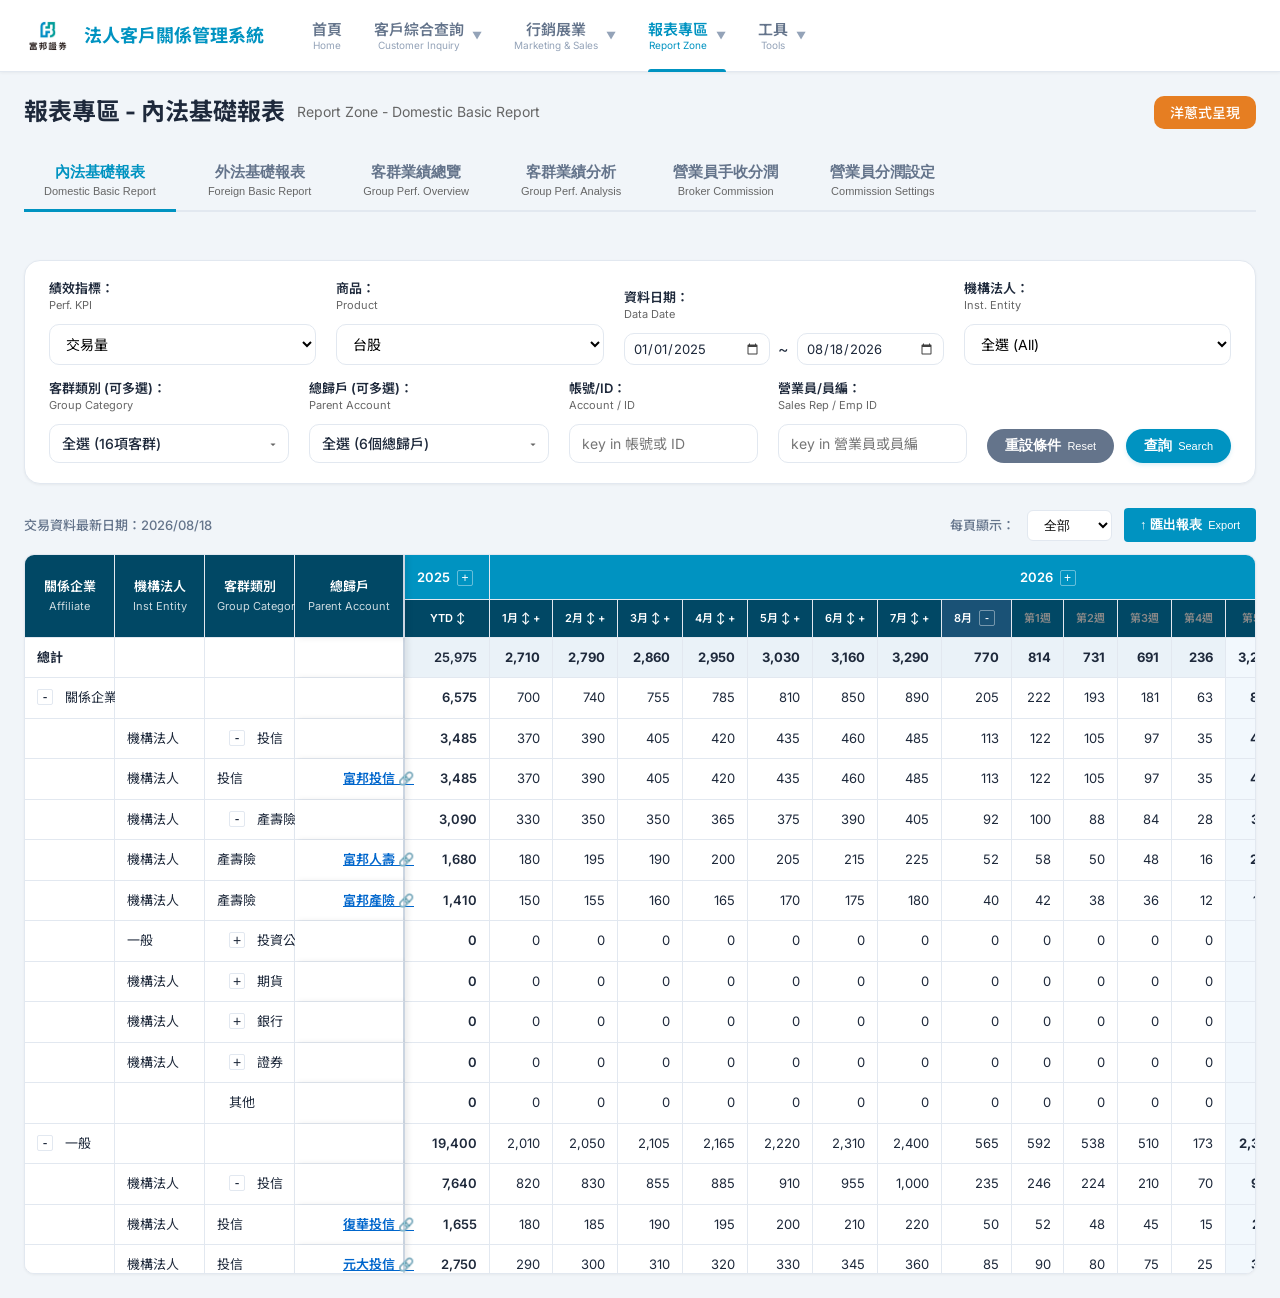
<file: reports.html>
<!DOCTYPE html>
<html lang="zh-TW">
<head>
    <meta charset="UTF-8">
    <meta name="viewport" content="width=device-width, initial-scale=1.0">
    <title>法人客戶關係管理系統 - 報表專區</title>
    <!-- Google Fonts -->
    <link href="https://fonts.googleapis.com/css2?family=Inter:wght@400;500;600;700&family=Noto+Sans+TC:wght@400;500;700&display=swap" rel="stylesheet">
    <link rel="stylesheet" href="styles.css">
    <link rel="stylesheet" href="reports.css">
    <script src="navbar.js"></script>
</head>
<body>
    <!-- Navbar -->
    <div id="navbar-placeholder"></div>

    <!-- Main Container -->
    <div class="reports-container">
        
        <!-- Header -->
        <div class="report-header">
            <h2 id="report-page-title" style="line-height: 1.2;">報表專區 - 內法基礎報表<br><span style="font-size: 14px; font-weight: normal; color: #666;">Report Zone - Domestic Basic Report</span></h2>
            <div class="presentation-badge" id="report-page-badge">洋蔥式呈現</div>
        </div>

        <!-- Sub Tabs -->
        <div class="report-tabs">
            <button class="report-tab-btn active" data-target="panel-domestic-basic" data-badge="洋蔥式呈現" style="line-height: 1.2; padding: 10px 20px;">內法基礎報表<br><span style="font-size: 11px; font-weight: normal; color: #666;">Domestic Basic Report</span></button>
            <button class="report-tab-btn" data-target="panel-foreign-basic" data-badge="洋蔥式呈現" style="line-height: 1.2; padding: 10px 20px;">外法基礎報表<br><span style="font-size: 11px; font-weight: normal; color: #666;">Foreign Basic Report</span></button>
            <button class="report-tab-btn" data-target="panel-overview" data-badge="洋蔥式呈現" style="line-height: 1.2; padding: 10px 20px;">客群業績總覽<br><span style="font-size: 11px; font-weight: normal; color: #666;">Group Perf. Overview</span></button>
            <button class="report-tab-btn" data-target="panel-analysis" data-badge="固定式呈現" style="line-height: 1.2; padding: 10px 20px;">客群業績分析<br><span style="font-size: 11px; font-weight: normal; color: #666;">Group Perf. Analysis</span></button>
            <button class="report-tab-btn" data-target="panel-commission" data-badge="洋蔥式呈現" style="line-height: 1.2; padding: 10px 20px;">營業員手收分潤<br><span style="font-size: 11px; font-weight: normal; color: #666;">Broker Commission</span></button>
            <button class="report-tab-btn" data-target="panel-commission-settings" data-badge="固定式呈現" style="line-height: 1.2; padding: 10px 20px;">營業員分潤設定<br><span style="font-size: 11px; font-weight: normal; color: #666;">Commission Settings</span></button>
        </div>

        <!-- Panel 1: 客群業績總覽 (Overview) -->
        <div id="panel-overview" class="report-content-panel">
            <!-- Filter -->
            <div class="report-filter-panel">
                <div class="filter-row">
                    <div class="filter-group">
                        <label style="line-height: 1.2;">資料月份：<br><span style="font-size:11px; font-weight:normal; color:#666;">Data Month</span></label>
                        <select id="filter-month">
                            <option value="202606" selected>202606</option>
                            <option value="202605">202605</option>
                            <option value="202604">202604</option>
                            <option value="202603">202603</option>
                            <option value="202602">202602</option>
                            <option value="202601">202601</option>
                            <option value="202512">202512</option>
                        </select>
                    </div>
                    <div class="filter-group">
                        <label style="line-height: 1.2;">績效指標：<br><span style="font-size:11px; font-weight:normal; color:#666;">Performance KPI</span></label>
                        <select id="filter-kpi">
                            <option value="volume" selected>交易量</option>
                            <option value="commission">淨手收</option>
                            <option value="market_share">市佔率</option>
                        </select>
                    </div>
                    <div class="filter-group">
                        <label style="line-height: 1.2;">單位：<br><span style="font-size:11px; font-weight:normal; color:#666;">Unit Level</span></label>
                        <select id="filter-org">
                            <option value="all" selected>全選 (All)</option>
                            <option value="domestic">內法 (Domestic)</option>
                            <option value="foreign">外法 (Foreign)</option>
                        </select>
                    </div>
                    <div class="filter-group">
                        <label style="line-height: 1.2;">商品：<br><span style="font-size:11px; font-weight:normal; color:#666;">Product</span></label>
                        <select id="filter-product">
                            <option value="all" selected>全選 (All)</option>
                            <option value="tw_stock">台股</option>
                            <option value="foreign_stock">海外股</option>
                            <option value="foreign_bond">海外債</option>
                        </select>
                    </div>
                    <div class="filter-group">
                        <label style="line-height: 1.2;">關係企業：<br><span style="font-size:11px; font-weight:normal; color:#666;">Affiliate</span></label>
                        <select id="filter-affiliate">
                            <option value="all" selected>全選 (All)</option>
                            <option value="related">關係</option>
                            <option value="general">一般</option>
                        </select>
                    </div>
                    <div class="filter-group">
                        <label style="line-height: 1.2;">客群類別：<br><span style="font-size:11px; font-weight:normal; color:#666;">Coverage Segment</span></label>
                        <select id="filter-group1">
                            <option value="all" selected>全選 (All)</option>
                            <option value="site">投信</option>
                            <option value="pc_life">產壽險</option>
                            <option value="foreign_invest">外資</option>
                        </select>
                    </div>
                    <div class="filter-group">
                        <label style="line-height: 1.2;">外資客群：<br><span style="font-size:11px; font-weight:normal; color:#666;">Foreign Coverage</span></label>
                        <select id="filter-group2">
                            <option value="all" selected>全選 (All)</option>
                            <option value="co-cover">Co-Cover</option>
                            <option value="fubon-general">Fubon一般</option>
                        </select>
                    </div>
                    <div class="filter-actions-right">
                        <button class="btn btn-secondary" id="btn-reset-filters">重設條件 <span style="font-size:11px; font-weight:normal;">Reset</span></button>
                        <button class="btn btn-primary" id="btn-query-report">查詢 <span style="font-size:11px; font-weight:normal;">Search</span></button>
                    </div>
                </div>
            </div>

            <div class="export-btn-container" style="display:flex; justify-content:space-between; align-items:center; margin-bottom:12px;">
                <span style="font-size:13px; color:var(--text-muted); font-weight:500;" id="report-latest-date">交易資料最新日期：2026/06/30</span>
                <div style="display:flex; align-items:center; gap:12px;">
                    <label style="font-size:13px; color:var(--text-muted); font-weight:500;">每頁顯示：</label>
                    <select id="select-row-limit" style="padding:6px 12px; border:1px solid var(--border-color); border-radius:var(--radius-sm); font-size:13px; outline:none; background:white; cursor:pointer;">
                        <option value="50">50 列</option>
                        <option value="100">100 列</option>
                        <option value="300">300 列</option>
                        <option value="all" selected>全部</option>
                    </select>
                    <button class="btn-export">↑ 匯出報表 <span style="font-size:11px; font-weight:normal;">Export</span></button>
                </div>
            </div>

            <!-- Onion Table Container -->
            <div class="table-wrapper">
                <table class="onion-table" id="onion-table-container">
                    <!-- Table rendered dynamically via JavaScript -->
                </table>
            </div>
        </div>

        <!-- Panel 2: 客群業績分析 (Analysis) Placeholder -->
        <div id="panel-analysis" class="report-content-panel">
            <div class="report-filter-panel">
                <div class="filter-row">
                    <div class="filter-group">
                        <label style="line-height: 1.2;">組織：<br><span style="font-size:11px; font-weight:normal; color:#666;">Org Level</span></label><select><option>內法</option></select>
                    </div>
                    <div class="filter-group">
                        <label style="line-height: 1.2;">商品：<br><span style="font-size:11px; font-weight:normal; color:#666;">Product</span></label><select><option>台股</option></select>
                    </div>
                    <div class="filter-group">
                        <label style="line-height: 1.2;">績效指標：<br><span style="font-size:11px; font-weight:normal; color:#666;">Performance KPI</span></label><select><option>交易量</option></select>
                    </div>
                    <div class="filter-actions-right">
                        <button class="btn btn-secondary">重設條件 <span style="font-size:11px; font-weight:normal;">Reset</span></button>
                        <button class="btn btn-primary">查詢 <span style="font-size:11px; font-weight:normal;">Search</span></button>
                    </div>
                </div>
            </div>
            
            <div class="export-btn-container" style="display:flex; justify-content:space-between; align-items:center; margin-bottom:12px;">
                <span style="font-size:13px; color:var(--text-muted); font-weight:500;">交易資料最新日期：2026/06/30</span>
                <button class="btn-export">↑ 匯出報表 <span style="font-size:11px; font-weight:normal;">Export</span></button>
            </div>
            
            <div class="table-wrapper" style="padding: 48px; text-align: center; color: var(--text-muted);">
                客群業績分析報表內容 (固定式呈現示意)
            </div>
        </div>

        <!-- Panel 3: 內法基礎報表 -->
        <div id="panel-domestic-basic" class="report-content-panel active">
            <div class="report-filter-panel">
                <div class="filter-row">
                    <div class="filter-group">
                        <label style="line-height: 1.2;">績效指標：<br><span style="font-size:11px; font-weight:normal; color:#666;">Perf. KPI</span></label>
                        <select id="filter-kpi-domestic">
                            <option value="volume" selected>交易量</option>
                            <option value="commission">淨手收</option>
                            <option value="market_share">市佔率</option>
                        </select>
                    </div>
                    <div class="filter-group">
                        <label style="line-height: 1.2;">商品：<br><span style="font-size:11px; font-weight:normal; color:#666;">Product</span></label>
                        <select id="filter-product-domestic">
                            <option value="all">全選 (All)</option>
                            <option value="tw_stock" selected>台股</option>
                            <option value="foreign_stock">海外股</option>
                            <option value="foreign_bond">海外債</option>
                            <option value="dom_structure">境內結構型商品</option>
                            <option value="foreign_structure">境外結構型商品</option>
                        </select>
                    </div>
                    <div class="filter-group date-range">
                        <label style="line-height: 1.2;">資料日期：<br><span style="font-size:11px; font-weight:normal; color:#666;">Data Date</span></label>
                        <div style="display:flex; gap: 8px; align-items:center;">
                            <input type="date" value="2025-01-01" style="flex:1; padding: 6px 8px;" id="filter-start-date-domestic"> ~ <input type="date" value="2026-08-18" style="flex:1; padding: 6px 8px;" id="filter-end-date-domestic">
                        </div>
                    </div>
                    <div class="filter-group">
                        <label style="line-height: 1.2;">機構法人：<br><span style="font-size:11px; font-weight:normal; color:#666;">Inst. Entity</span></label>
                        <select id="filter-inst-domestic">
                            <option value="all" selected>全選 (All)</option>
                            <option value="inst">機構法人</option>
                            <option value="general">一般</option>
                        </select>
                    </div>
                </div>
                <div class="filter-row">
                    <div class="filter-group custom-multiselect-group" style="position: relative; min-width: 240px;">
                        <label style="line-height: 1.2;">客群類別 (可多選)：<br><span style="font-size:11px; font-weight:normal; color:#666;">Group Category</span></label>
                        <div class="multiselect-trigger" id="group-domestic-trigger">
                            <span class="multiselect-label" id="group-domestic-label">全選 (16項客群)</span>
                            <span class="multiselect-arrow">▾</span>
                        </div>
                        <div class="multiselect-dropdown" id="group-domestic-dropdown">
                            <div class="multiselect-header">
                                <input type="text" class="multiselect-search" id="group-domestic-search" placeholder="搜尋客群類別...">
                                <div class="multiselect-actions">
                                    <button type="button" id="btn-select-all-groups">全選</button>
                                    <button type="button" id="btn-clear-all-groups">清空</button>
                                </div>
                            </div>
                            <div class="multiselect-options-list" id="group-domestic-options">
                                <label class="multiselect-option-item"><input type="checkbox" value="site" checked> 投信</label>
                                <label class="multiselect-option-item"><input type="checkbox" value="pc_life" checked> 產壽險</label>
                                <label class="multiselect-option-item"><input type="checkbox" value="inv_co" checked> 投資公司</label>
                                <label class="multiselect-option-item"><input type="checkbox" value="futures" checked> 期貨</label>
                                <label class="multiselect-option-item"><input type="checkbox" value="bank" checked> 銀行</label>
                                <label class="multiselect-option-item"><input type="checkbox" value="sec" checked> 證券</label>
                                <label class="multiselect-option-item"><input type="checkbox" value="acc_98" checked> 98戶</label>
                                <label class="multiselect-option-item"><input type="checkbox" value="gen_corp" checked> 一般法人</label>
                                <label class="multiselect-option-item"><input type="checkbox" value="listed" checked> 上市櫃</label>
                                <label class="multiselect-option-item"><input type="checkbox" value="retail" checked> 自然人</label>
                                <label class="multiselect-option-item"><input type="checkbox" value="sice" checked> 投顧代操</label>
                                <label class="multiselect-option-item"><input type="checkbox" value="corp_bank" checked> 法金客群</label>
                                <label class="multiselect-option-item"><input type="checkbox" value="gov_fund" checked> 政府基金</label>
                                <label class="multiselect-option-item"><input type="checkbox" value="hnw" checked> 高端客戶</label>
                                <label class="multiselect-option-item"><input type="checkbox" value="bills" checked> 票券</label>
                                <label class="multiselect-option-item"><input type="checkbox" value="other" checked> 其他</label>
                            </div>
                        </div>
                    </div>
                    <div class="filter-group custom-multiselect-group" style="position: relative; min-width: 240px;">
                        <label style="line-height: 1.2;">總歸戶 (可多選)：<br><span style="font-size:11px; font-weight:normal; color:#666;">Parent Account</span></label>
                        <div class="multiselect-trigger" id="parent-acc-domestic-trigger">
                            <span class="multiselect-label" id="parent-acc-domestic-label">全選 (6個總歸戶)</span>
                            <span class="multiselect-arrow">▾</span>
                        </div>
                        <div class="multiselect-dropdown" id="parent-acc-domestic-dropdown">
                            <div class="multiselect-header">
                                <input type="text" class="multiselect-search" id="parent-acc-domestic-search" placeholder="搜尋總歸戶...">
                                <div class="multiselect-actions">
                                    <button type="button" id="btn-select-all-parent-acc">全選</button>
                                    <button type="button" id="btn-clear-all-parent-acc">清空</button>
                                </div>
                            </div>
                            <div class="multiselect-options-list" id="parent-acc-domestic-options">
                                <label class="multiselect-option-item"><input type="checkbox" value="富邦投信" checked> 富邦投信</label>
                                <label class="multiselect-option-item"><input type="checkbox" value="復華投信" checked> 復華投信</label>
                                <label class="multiselect-option-item"><input type="checkbox" value="國泰人壽" checked> 國泰人壽</label>
                                <label class="multiselect-option-item"><input type="checkbox" value="富邦人壽" checked> 富邦人壽</label>
                                <label class="multiselect-option-item"><input type="checkbox" value="元大投信" checked> 元大投信</label>
                                <label class="multiselect-option-item"><input type="checkbox" value="中國信託投信" checked> 中國信託投信</label>
                            </div>
                        </div>
                    </div>
                    <div class="filter-group">
                        <label style="line-height: 1.2;">帳號/ID：<br><span style="font-size:11px; font-weight:normal; color:#666;">Account / ID</span></label>
                        <input type="text" list="account-id-list-domestic" id="filter-account-id-domestic" placeholder="key in 帳號或 ID">
                        <datalist id="account-id-list-domestic">
                            <option value="9812345 (A123456789)"></option>
                            <option value="9856789 (B987654321)"></option>
                            <option value="9888999 (C112233445)"></option>
                            <option value="9711223 (D998877665)"></option>
                            <option value="9733445 (E554433221)"></option>
                        </datalist>
                    </div>
                    <div class="filter-group">
                        <label style="line-height: 1.2;">營業員/員編：<br><span style="font-size:11px; font-weight:normal; color:#666;">Sales Rep / Emp ID</span></label>
                        <input type="text" list="sales-list-domestic" id="filter-sales-domestic" placeholder="key in 營業員或員編">
                        <datalist id="sales-list-domestic">
                            <option value="Ann Liao (EMP001)"></option>
                            <option value="Charlie Zhao (EMP002)"></option>
                            <option value="David Lin (EMP003)"></option>
                        </datalist>
                    </div>
                    <div class="filter-actions-right">
                        <button class="btn btn-secondary" id="btn-reset-domestic">重設條件 <span style="font-size:11px; font-weight:normal;">Reset</span></button>
                        <button class="btn btn-primary" id="btn-query-domestic">查詢 <span style="font-size:11px; font-weight:normal;">Search</span></button>
                    </div>
                </div>
            </div>
            <div class="export-btn-container" style="display:flex; justify-content:space-between; align-items:center; margin-bottom:12px;">
                <span style="font-size:13px; color:var(--text-muted); font-weight:500;" id="report-latest-date-domestic">交易資料最新日期：2026/08/18</span>
                <div style="display:flex; align-items:center; gap:12px;">
                    <label style="font-size:13px; color:var(--text-muted); font-weight:500;">每頁顯示：</label>
                    <select id="select-row-limit-domestic" style="padding:6px 12px; border:1px solid var(--border-color); border-radius:var(--radius-sm); font-size:13px; outline:none; background:white; cursor:pointer;">
                        <option value="50">50 列</option>
                        <option value="100">100 列</option>
                        <option value="300">300 列</option>
                        <option value="all" selected>全部</option>
                    </select>
                    <button class="btn-export">↑ 匯出報表 <span style="font-size:11px; font-weight:normal;">Export</span></button>
                </div>
            </div>

            <div class="table-wrapper">
                <table class="onion-table" id="onion-table-domestic">
                    <!-- Table rendered dynamically via JavaScript -->
                </table>
            </div>
        </div>
        
        <!-- Panel 4: 外法基礎報表 -->
        <div id="panel-foreign-basic" class="report-content-panel">
            <div class="report-filter-panel">
                <div class="filter-row">
                    <div class="filter-group">
                        <label style="line-height: 1.2;">績效指標：<br><span style="font-size:11px; font-weight:normal; color:#666;">Perf. KPI</span></label>
                        <select id="filter-kpi-foreign">
                            <option value="volume" selected>交易量</option>
                            <option value="commission">淨手收</option>
                            <option value="market_share">市佔率</option>
                        </select>
                    </div>
                    <div class="filter-group">
                        <label style="line-height: 1.2;">商品：<br><span style="font-size:11px; font-weight:normal; color:#666;">Product</span></label>
                        <select id="filter-product-foreign">
                            <option value="all">全選 (All)</option>
                            <option value="tw_stock" selected>台股</option>
                            <option value="foreign_stock">海外股</option>
                            <option value="foreign_bond">海外債</option>
                        </select>
                    </div>
                    <div class="filter-group date-range">
                        <label style="line-height: 1.2;">資料日期：<br><span style="font-size:11px; font-weight:normal; color:#666;">Data Date</span></label>
                        <div style="display:flex; gap: 8px; align-items:center;">
                            <input type="date" value="2025-01-01" style="flex:1; padding: 6px 8px;" id="filter-start-date-foreign"> ~ <input type="date" value="2026-08-18" style="flex:1; padding: 6px 8px;" id="filter-end-date-foreign">
                        </div>
                    </div>
                    <div class="filter-group">
                        <label style="line-height: 1.2;">機構法人：<br><span style="font-size:11px; font-weight:normal; color:#666;">Inst. Entity</span></label>
                        <select id="filter-inst-foreign">
                            <option value="all" selected>全選 (All)</option>
                            <option value="inst">機構法人</option>
                            <option value="general">一般</option>
                        </select>
                    </div>
                </div>
                <div class="filter-row">
                    <div class="filter-group custom-multiselect-group" style="position: relative; min-width: 240px;">
                        <label style="line-height: 1.2;">客群類別 (可多選)：<br><span style="font-size:11px; font-weight:normal; color:#666;">Group Category</span></label>
                        <div class="multiselect-trigger" id="group-foreign-trigger">
                            <span class="multiselect-label" id="group-foreign-label">全選 (10項客群)</span>
                            <span class="multiselect-arrow">▾</span>
                        </div>
                        <div class="multiselect-dropdown" id="group-foreign-dropdown">
                            <div class="multiselect-header">
                                <input type="text" class="multiselect-search" id="group-foreign-search" placeholder="搜尋客群類別...">
                                <div class="multiselect-actions">
                                    <button type="button" id="btn-select-all-groups-foreign">全選</button>
                                    <button type="button" id="btn-clear-all-groups-foreign">清空</button>
                                </div>
                            </div>
                            <div class="multiselect-options-list" id="group-foreign-options">
                                <label class="multiselect-option-item"><input type="checkbox" value="site" checked> 投信</label>
                                <label class="multiselect-option-item"><input type="checkbox" value="pc_life" checked> 產壽險</label>
                                <label class="multiselect-option-item"><input type="checkbox" value="inv_co" checked> 投資公司</label>
                                <label class="multiselect-option-item"><input type="checkbox" value="acc_98" checked> 98戶</label>
                                <label class="multiselect-option-item"><input type="checkbox" value="gen_corp" checked> 一般法人</label>
                                <label class="multiselect-option-item"><input type="checkbox" value="listed" checked> 上市櫃</label>
                                <label class="multiselect-option-item"><input type="checkbox" value="retail" checked> 自然人</label>
                                <label class="multiselect-option-item"><input type="checkbox" value="sice" checked> 投顧代操</label>
                                <label class="multiselect-option-item"><input type="checkbox" value="fini" checked> 外資/FINI</label>
                                <label class="multiselect-option-item"><input type="checkbox" value="other" checked> 其他</label>
                            </div>
                        </div>
                    </div>
                    <div class="filter-group custom-multiselect-group" style="position: relative; min-width: 240px;">
                        <label style="line-height: 1.2;">外資客群 (可多選)：<br><span style="font-size:11px; font-weight:normal; color:#666;">Foreign Category</span></label>
                        <div class="multiselect-trigger" id="foreign-client-trigger">
                            <span class="multiselect-label" id="foreign-client-label">全選 (6項外資客群)</span>
                            <span class="multiselect-arrow">▾</span>
                        </div>
                        <div class="multiselect-dropdown" id="foreign-client-dropdown">
                            <div class="multiselect-header">
                                <input type="text" class="multiselect-search" id="foreign-client-search" placeholder="搜尋外資客群...">
                                <div class="multiselect-actions">
                                    <button type="button" id="btn-select-all-foreign-client">全選</button>
                                    <button type="button" id="btn-clear-all-foreign-client">清空</button>
                                </div>
                            </div>
                            <div class="multiselect-options-list" id="foreign-client-options">
                                <label class="multiselect-option-item"><input type="checkbox" value="Co-Cover" checked> Co-Cover</label>
                                <label class="multiselect-option-item"><input type="checkbox" value="Fubon一般" checked> Fubon一般</label>
                                <label class="multiselect-option-item"><input type="checkbox" value="Fubon外資投行" checked> Fubon外資投行</label>
                                <label class="multiselect-option-item"><input type="checkbox" value="Fubon高頻" checked> Fubon高頻</label>
                                <label class="multiselect-option-item"><input type="checkbox" value="Referral Broker" checked> Referral Broker</label>
                                <label class="multiselect-option-item"><input type="checkbox" value="其他" checked> 其他</label>
                            </div>
                        </div>
                    </div>
                    <div class="filter-group custom-multiselect-group" style="position: relative; min-width: 240px;">
                        <label style="line-height: 1.2;">總歸戶/總歸戶代號 (可多選)：<br><span style="font-size:11px; font-weight:normal; color:#666;">Corporate Account</span></label>
                        <div class="multiselect-trigger" id="parent-acc-foreign-trigger">
                            <span class="multiselect-label" id="parent-acc-foreign-label">全選 (7個總歸戶)</span>
                            <span class="multiselect-arrow">▾</span>
                        </div>
                        <div class="multiselect-dropdown" id="parent-acc-foreign-dropdown">
                            <div class="multiselect-header">
                                <input type="text" class="multiselect-search" id="parent-acc-foreign-search" placeholder="搜尋總歸戶/代號...">
                                <div class="multiselect-actions">
                                    <button type="button" id="btn-select-all-parent-acc-foreign">全選</button>
                                    <button type="button" id="btn-clear-all-parent-acc-foreign">清空</button>
                                </div>
                            </div>
                            <div class="multiselect-options-list" id="parent-acc-foreign-options">
                                <label class="multiselect-option-item"><input type="checkbox" value="FMR" checked> FMR (Fidelity)</label>
                                <label class="multiselect-option-item"><input type="checkbox" value="GIC" checked> GIC Singapore</label>
                                <label class="multiselect-option-item"><input type="checkbox" value="BlackRock" checked> BlackRock</label>
                                <label class="multiselect-option-item"><input type="checkbox" value="Point72" checked> Point72</label>
                                <label class="multiselect-option-item"><input type="checkbox" value="UBS" checked> UBS AM</label>
                                <label class="multiselect-option-item"><input type="checkbox" value="Morgan Stanley" checked> Morgan Stanley</label>
                                <label class="multiselect-option-item"><input type="checkbox" value="JP Morgan" checked> J.P. Morgan</label>
                            </div>
                        </div>
                    </div>
                </div>
                <div class="filter-row">
                    <div class="filter-group">
                        <label style="line-height: 1.2;">帳號/ID：<br><span style="font-size:11px; font-weight:normal; color:#666;">Account / ID</span></label>
                        <input type="text" list="account-id-list-foreign" id="filter-account-id-foreign" placeholder="key in 帳號或 ID">
                        <datalist id="account-id-list-foreign">
                            <option value="F00123 (A998877665)"></option>
                            <option value="F00234 (B112233445)"></option>
                            <option value="F00456 (C554433221)"></option>
                        </datalist>
                    </div>
                    <div class="filter-group">
                        <label style="line-height: 1.2;">營業員/員編：<br><span style="font-size:11px; font-weight:normal; color:#666;">Sales Rep / Emp ID</span></label>
                        <input type="text" list="sales-list-foreign" id="filter-sales-foreign" placeholder="key in 營業員或員編">
                        <datalist id="sales-list-foreign">
                            <option value="Charlie Zhao (EMP002)"></option>
                            <option value="Ann Liao (EMP001)"></option>
                            <option value="David Lin (EMP003)"></option>
                        </datalist>
                    </div>
                    <div class="filter-actions-right">
                        <button class="btn btn-secondary" id="btn-reset-foreign">重設條件 <span style="font-size:11px; font-weight:normal;">Reset</span></button>
                        <button class="btn btn-primary" id="btn-query-foreign">查詢 <span style="font-size:11px; font-weight:normal;">Search</span></button>
                    </div>
                </div>
            </div>
            <div class="export-btn-container" style="display:flex; justify-content:space-between; align-items:center; margin-bottom:12px;">
                <span style="font-size:13px; color:var(--text-muted); font-weight:500;" id="report-latest-date-foreign">交易資料最新日期：2026/08/18</span>
                <div style="display:flex; align-items:center; gap:12px;">
                    <label style="font-size:13px; color:var(--text-muted); font-weight:500;">每頁顯示：</label>
                    <select id="select-row-limit-foreign" style="padding:6px 12px; border:1px solid var(--border-color); border-radius:var(--radius-sm); font-size:13px; outline:none; background:white; cursor:pointer;">
                        <option value="50">50 列</option>
                        <option value="100">100 列</option>
                        <option value="300">300 列</option>
                        <option value="all" selected>全部</option>
                    </select>
                    <button class="btn-export">↑ 匯出報表 <span style="font-size:11px; font-weight:normal;">Export</span></button>
                </div>
            </div>

            <div class="table-wrapper">
                <table class="onion-table" id="onion-table-foreign">
                    <!-- Table rendered dynamically via JavaScript -->
                </table>
            </div>
        </div>
        
        <!-- Panel 5: 營業員手收分潤 -->
        <div id="panel-commission" class="report-content-panel">
            <div class="report-filter-panel">
                <div class="filter-row">
                    <div class="filter-group">
                        <label style="line-height: 1.2;">商品：<br><span style="font-size:11px; font-weight:normal; color:#666;">Product</span></label>
                        <select id="filter-product-commission">
                            <option value="all">全選 (All)</option>
                            <option value="tw_stock">台股</option>
                            <option value="foreign_stock" selected>海外股</option>
                            <option value="foreign_bond">海外債</option>
                        </select>
                    </div>
                    <div class="filter-group date-range">
                        <label style="line-height: 1.2;">資料日期：<br><span style="font-size:11px; font-weight:normal; color:#666;">Data Date</span></label>
                        <div style="display:flex; gap: 8px; align-items:center;">
                            <input type="text" value="2025/1/1" style="flex:1"> ~ <input type="text" value="2026/06/30" style="flex:1">
                        </div>
                    </div>
                    <div class="filter-group">
                        <label style="line-height: 1.2;">營業員或員編：<br><span style="font-size:11px; font-weight:normal; color:#666;">Sales Rep / ID</span></label>
                        <input type="text" placeholder="例: Ann Liao 或 123456" id="filter-sales-commission">
                    </div>
                </div>
                <div class="filter-row">
                    <div class="filter-group">
                        <label style="line-height: 1.2;">客群：<br><span style="font-size:11px; font-weight:normal; color:#666;">Group</span></label>
                        <select id="filter-group-commission">
                            <option value="all" selected>全選 (All)</option>
                            <option value="site">投信</option>
                            <option value="pc_life">產壽險</option>
                            <option value="foreign_invest">外資</option>
                        </select>
                    </div>
                    <div class="filter-group" style="flex: 2;"><label style="line-height: 1.2;">總歸戶/法人戶：<br><span style="font-size:11px; font-weight:normal; color:#666;">Corporate Account</span></label><input type="text" placeholder="例: 富邦投信" id="filter-account-commission" style="width: 100%;"></div>
                    <div class="filter-actions-right">
                        <button class="btn btn-secondary" id="btn-reset-commission">重設條件 <span style="font-size:11px; font-weight:normal;">Reset</span></button>
                        <button class="btn btn-primary" id="btn-query-commission">查詢 <span style="font-size:11px; font-weight:normal;">Search</span></button>
                    </div>
                </div>
            </div>
            <div class="export-btn-container" style="display:flex; justify-content:space-between; align-items:center; margin-bottom:12px;">
                <span style="font-size:13px; color:var(--text-muted); font-weight:500;">交易資料最新日期：2026/06/30</span>
                <div style="display:flex; align-items:center; gap:12px;">
                    <label style="font-size:13px; color:var(--text-muted); font-weight:500;">每頁顯示：</label>
                    <select id="select-row-limit-commission" style="padding:6px 12px; border:1px solid var(--border-color); border-radius:var(--radius-sm); font-size:13px; outline:none; background:white; cursor:pointer;">
                        <option value="50">50 列</option>
                        <option value="100">100 列</option>
                        <option value="300">300 列</option>
                        <option value="all" selected>全部</option>
                    </select>
                    <button class="btn-export">↑ 匯出報表 <span style="font-size:11px; font-weight:normal;">Export</span></button>
                </div>
            </div>

            <div class="table-wrapper">
                <table class="onion-table" id="onion-table-commission">
                    <!-- Table rendered dynamically via JavaScript -->
                </table>
            </div>
        </div>

        <!-- Panel 6: 營業員分潤設定 -->
        <div id="panel-commission-settings" class="report-content-panel">
            <div class="report-filter-panel">
                <div class="filter-row">
                    <div class="filter-group" style="flex: 1.2;">
                        <label style="line-height: 1.2;">總歸戶 / 法人戶：<br><span style="font-size:11px; font-weight:normal; color:#666;">Corporate Account</span></label>
                        <input type="text" placeholder="例: 富邦投信" id="filter-setting-account" style="width:100%;">
                    </div>
                    <div class="filter-group">
                        <label style="line-height: 1.2;">商品：<br><span style="font-size:11px; font-weight:normal; color:#666;">Product</span></label>
                        <select id="filter-setting-product" style="width:100%;">
                            <option value="all">全選 (All)</option>
                            <option value="tw_stock">台股</option>
                            <option value="foreign_stock" selected>海外股票</option>
                            <option value="foreign_bond">海外債</option>
                            <option value="structured">結構型商品</option>
                        </select>
                    </div>
                    <div class="filter-group">
                        <label style="line-height: 1.2;">營業員或員編：<br><span style="font-size:11px; font-weight:normal; color:#666;">Sales Rep / ID</span></label>
                        <input type="text" placeholder="例: Ann Liao 或 123456" id="filter-setting-sales" style="width:100%;">
                    </div>
                    <div class="filter-group date-range" style="flex: 1.5;">
                        <label style="line-height: 1.2;">分潤區間：<br><span style="font-size:11px; font-weight:normal; color:#666;">Period</span></label>
                        <div style="display:flex; gap: 8px; align-items:center;">
                            <input type="text" value="2025/1/1" style="flex:1" id="filter-setting-start"> ~ <input type="text" value="2026/12/31" style="flex:1" id="filter-setting-end">
                        </div>
                    </div>
                    <div class="filter-actions-right" style="align-self: flex-end;">
                        <button class="btn btn-secondary" id="btn-reset-settings">重設 <span style="font-size:11px; font-weight:normal;">Reset</span></button>
                        <button class="btn btn-primary" id="btn-query-settings">查詢 <span style="font-size:11px; font-weight:normal;">Search</span></button>
                    </div>
                </div>
            </div>
            
            <div class="export-btn-container" style="display:flex; justify-content:space-between; align-items:center; margin-bottom:12px;">
                <span style="font-size:13px; color:var(--text-muted); font-weight:500;" id="settings-count-text">共 3 筆分潤規則</span>
                <div style="display:flex; gap:12px;">
                    <button class="btn btn-success" id="btn-add-commission-setting" style="display:flex; align-items:center; gap:6px; background:#2E7D32; border:none; color:white; padding:8px 16px; border-radius:4px; font-weight:500; cursor:pointer;"><span style="font-size:16px; font-weight:bold;">＋</span> 新增分潤設定</button>
                    <button class="btn-export">↑ 匯出報表 <span style="font-size:11px; font-weight:normal;">Export</span></button>
                </div>
            </div>
            
            <div class="table-wrapper">
                <table class="onion-table" style="min-width: 100%;">
                    <thead>
                        <tr>
                            <th style="line-height: 1.2; width: 22%;">總歸戶 / 法人戶<br><span style="font-size:11px; font-weight:normal; color:#666;">Corporate Account</span></th>
                            <th style="line-height: 1.2; width: 12%;">商品<br><span style="font-size:11px; font-weight:normal; color:#666;">Product</span></th>
                            <th style="line-height: 1.2; width: 38%;">分潤明細 (營業員 / 比例)<br><span style="font-size:11px; font-weight:normal; color:#666;">Commission Split Details</span></th>
                            <th style="line-height: 1.2; width: 18%; text-align:center;">分潤區間<br><span style="font-size:11px; font-weight:normal; color:#666;">Period</span></th>
                            <th style="line-height: 1.2; width: 10%; text-align:center;">設定日期<br><span style="font-size:11px; font-weight:normal; color:#666;">Setup Date</span></th>
                            <th style="line-height: 1.2; width: 5%; text-align:center;">編輯<br><span style="font-size:11px; font-weight:normal; color:#666;">Edit</span></th>
                        </tr>
                    </thead>
                    <tbody id="commission-settings-tbody">
                        <!-- Rendered dynamically -->
                    </tbody>
                </table>
            </div>
            <div style="margin-top: 12px; color: var(--color-personal); font-size: 13px; text-align: right; font-weight: 500;">
                資料來源：系統分潤設定規則，有掛多個營業員的客戶進行 distinct 去重，系統會完整保留每一筆歷史變更紀錄
            </div>
        </div>

    </div>

    <!-- Modal for Commission Setup -->
    <div class="modal-overlay" id="commission-modal">
        <div class="modal-content" style="max-width: 550px; border-radius: 8px;">
            <h3 class="modal-title" style="line-height: 1.2; margin-bottom: 24px; border-bottom: 1px solid #eee; padding-bottom: 12px;" id="commission-modal-title">新增/編輯分潤設定<br><span style="font-size: 12px; font-weight: normal; color: #666;">Add / Edit Commission Settings</span></h3>
            <form id="commission-form">
                <div style="display: flex; flex-direction: column; gap: 16px; margin-bottom: 24px;">
                    <div>
                        <label style="font-weight: 600; font-size: 14px; margin-bottom: 6px; display: block;">總歸戶 / 法人戶名稱 *</label>
                        <input type="text" id="modal-commission-account" style="width: 100%; padding: 8px; border: 1px solid #ccc; border-radius: 4px; outline: none; font-size: 14px;" placeholder="例: 富邦投信" required>
                    </div>
                    <div style="display: flex; gap: 16px;">
                        <div style="flex: 1;">
                            <label style="font-weight: 600; font-size: 14px; margin-bottom: 6px; display: block;">商品種類 *</label>
                            <select id="modal-commission-product" style="width: 100%; padding: 8px; border: 1px solid #ccc; border-radius: 4px; outline: none; font-size: 14px;" required>
                                <option value="tw_stock">台股</option>
                                <option value="foreign_stock" selected>海外股票</option>
                                <option value="foreign_bond">海外債</option>
                                <option value="structured">結構型商品</option>
                            </select>
                        </div>
                        <div style="flex: 1;">
                            <label style="font-weight: 600; font-size: 14px; margin-bottom: 6px; display: block;">設定日期</label>
                            <input type="text" id="modal-commission-setup-date" style="width: 100%; padding: 8px; border: 1px solid #ccc; border-radius: 4px; outline: none; font-size: 14px; background: #f5f5f5;" value="2026/06/30" readonly>
                        </div>
                    </div>

                    <div>
                        <label style="font-weight: 600; font-size: 14px; margin-bottom: 6px; display: block;">分潤生效區間 *</label>
                        <div style="display: flex; align-items: center; gap: 8px;">
                            <input type="text" id="modal-commission-start-date" style="flex: 1; padding: 8px; border: 1px solid #ccc; border-radius: 4px; outline: none; font-size: 14px;" value="2026/07/01" placeholder="YYYY/MM/DD" required>
                            <span>~</span>
                            <input type="text" id="modal-commission-end-date" style="flex: 1; padding: 8px; border: 1px solid #ccc; border-radius: 4px; outline: none; font-size: 14px;" value="2026/12/31" placeholder="YYYY/MM/DD" required>
                        </div>
                    </div>
                </div>
                
                <div style="margin-bottom: 12px; display: flex; justify-content: space-between; align-items: center; border-bottom: 1px solid #eee; padding-bottom: 8px;">
                    <span style="font-weight: 600; font-size: 14px;">營業員分潤明細</span>
                    <button type="button" id="btn-add-modal-rep" style="background:#E3F2FD; color:#0D47A1; border:none; padding:4px 10px; border-radius:4px; font-size:12px; font-weight:600; cursor:pointer;">＋ 新增營業員</button>
                </div>

                <!-- Dynamic Rep Rows Container -->
                <div id="modal-rep-rows-container" style="display: flex; flex-direction: column; gap: 12px; max-height: 200px; overflow-y: auto; padding-right: 4px;">
                    <!-- Rows will be added dynamically by JS -->
                </div>

                <div style="margin-top: 16px; padding: 12px; background: #f9f9f9; border-radius: 4px; display: flex; justify-content: space-between; align-items: center;">
                    <span style="font-weight: 600; font-size: 13px;">分潤比例加總：</span>
                    <span id="modal-commission-percentage-total" style="font-weight: bold; font-size: 16px; color: #C0392B;">0%</span>
                </div>
                <div id="modal-commission-warning" style="color: #C0392B; font-size: 12px; margin-top: 6px; font-weight: 500; display: none;">* 比例總和必須等於 100% 才能進行儲存</div>

                <div class="modal-actions" style="margin-top: 24px; border-top: 1px solid #eee; padding-top: 16px;">
                    <button type="button" class="btn btn-primary" id="save-commission-btn" style="padding: 8px 24px;" disabled>儲存</button>
                    <button type="button" class="btn btn-secondary" id="cancel-commission-btn" style="padding: 8px 24px;">取消</button>
                </div>
    <!-- Modal: 總歸戶客戶明細 (Parent Account Detail Modal) -->
    <div id="modal-parent-detail" class="modal-overlay">
        <div class="modal-card">
            <div class="modal-header">
                <div>
                    <h3 id="modal-parent-title" style="margin:0; font-size:18px; color:var(--fubon-dark);">總歸戶客戶明細</h3>
                    <p id="modal-parent-subtitle" style="margin:4px 0 0 0; font-size:13px; color:#64748B;">包含客戶全銜、帳號、ID與營業員之完整交易明細資料</p>
                </div>
                <button type="button" class="modal-close-btn" id="btn-close-modal">&times;</button>
            </div>
            <div class="modal-body" style="padding:16px; overflow-x:auto; max-height: 65vh;">
                <div class="table-wrapper">
                    <table class="onion-table" id="onion-table-domestic-detail">
                        <!-- Detail table rendered dynamically via JS -->
                    </table>
                </div>
            </div>
            <div class="modal-footer" style="display:flex; justify-content:space-between; align-items:center; padding:14px 24px; background:#F8FAFC; border-top:1px solid #E2E8F0;">
                <span id="modal-detail-count" style="font-size:13px; color:#475569; font-weight:500;">包含明細戶數：0 戶</span>
                <button type="button" class="btn btn-secondary" id="btn-close-modal-footer" style="padding:6px 20px;">關閉 (Close)</button>
            </div>
        </div>
    </div>

    <script src="reports.js"></script>
</body>
</html>
</file>
<file: styles.css>
/* Base Variables & Reset (Fubon UI 2.0 Fusion) */
:root {
    /* 核心品牌色彩 */
    --fubon-blue: #0093C1;         /* 富邦主藍色 */
    --fubon-blue-hover: #007BB0;
    --fubon-green: #00A59B;        /* 富邦主綠色 */
    --fubon-dark: #014865;         /* 富邦深色背景 */
    --fubon-gradient: linear-gradient(105deg, var(--fubon-blue) 5%, var(--fubon-green) 83%);

    --primary-color: var(--fubon-blue);
    --primary-hover: var(--fubon-blue-hover);
    --text-main: #1E293B;          /* 深灰字，提升閱讀對比度 */
    --text-muted: #64748B;
    --bg-main: #F1F5F9;            /* 富邦質感灰底 */
    --bg-panel: #FFFFFF;
    --border-color: #E2E8F0;

    /* 行程/狀態標記色彩 */
    --color-personal: var(--fubon-blue);
    --color-service: #E67E22;      /* 暖橘色，用於重要服務提示 */
    --color-activity: var(--fubon-green); /* 富邦綠，用於一般活動 */

    /* 質感微陰影 */
    --shadow-sm: 0 1px 3px 0 rgba(0, 0, 0, 0.05);
    --shadow-md: 0 4px 6px -1px rgba(0, 0, 0, 0.08), 0 2px 4px -1px rgba(0, 0, 0, 0.04);
    --shadow-lg: 0 10px 20px -3px rgba(0, 0, 0, 0.1);

    /* 圓角規範 */
    --radius-sm: 6px;
    --radius-md: 10px;             /* 圓角略微放大 */
    --radius-lg: 16px;             /* 大卡片/面板 */
    --radius-pill: 9999px;         /* 藥丸型按鈕與狀態標記 */
}

* {
    box-sizing: border-box;
    margin: 0;
    padding: 0;
}

body {
    font-family: 'Inter', 'Noto Sans TC', sans-serif;
    color: var(--text-main);
    background-color: var(--bg-main);
    line-height: 1.5;
    -webkit-font-smoothing: antialiased;
}

/* Navbar */
.navbar {
    display: flex;
    align-items: center;
    background-color: var(--bg-panel);
    padding: 0 24px;
    height: 72px;
    box-shadow: var(--shadow-sm);
    border-bottom: 1px solid var(--border-color);
}

.logo-section {
    display: flex;
    align-items: center;
    margin-right: 48px;
}

.fubon-logo {
    height: 48px;
    object-fit: contain;
    margin-right: 12px;
}

.logo-section h2 {
    font-size: 18px;
    color: var(--color-personal);
    font-weight: 700;
}

.nav-links {
    display: flex;
    list-style: none;
    gap: 32px;
}

.nav-links > li {
    position: relative;
    display: flex;
    align-items: center;
    height: 72px;
}

.nav-links li > a {
    text-decoration: none;
    color: var(--text-muted);
    display: flex;
    align-items: center;
    gap: 4px;
    transition: color 0.2s;
    height: 100%;
}

.nav-text {
    display: flex;
    flex-direction: column;
    align-items: center;
    line-height: 1.2;
}

.nav-tw {
    font-size: 15px;
    font-weight: 600;
    transition: color 0.2s;
}

.nav-en {
    font-size: 10px;
    color: #94A3B8;
    transition: color 0.2s;
}

.nav-links li:hover > a .nav-tw,
.nav-links li:hover > a .nav-en {
    color: var(--primary-color);
}

.nav-links li > a.active .nav-tw,
.nav-links li > a.active .nav-en {
    color: var(--primary-color);
}

.nav-links > li > a.active::after {
    content: '';
    position: absolute;
    bottom: 0;
    left: 0;
    width: 100%;
    height: 3px;
    background-color: var(--primary-color);
    border-radius: 3px 3px 0 0;
}

/* Dropdown Menu Styles */
.nav-dropdown {
    position: absolute;
    top: 72px;
    left: 50%;
    transform: translateX(-50%);
    background: white;
    border: 1px solid var(--border-color);
    border-radius: 0 0 var(--radius-md) var(--radius-md);
    box-shadow: var(--shadow-md);
    list-style: none;
    min-width: 180px;
    opacity: 0;
    visibility: hidden;
    transition: all 0.2s ease;
    z-index: 100;
    padding: 8px 0;
}

.nav-links > li:hover .nav-dropdown {
    opacity: 1;
    visibility: visible;
}

.nav-dropdown li {
    padding: 0;
    height: auto;
}

.nav-dropdown li a {
    padding: 10px 16px;
    font-size: 14px;
    color: var(--text-main);
    display: flex;
    flex-direction: column;
    align-items: flex-start;
    height: auto;
}

.nav-dropdown li a small {
    font-size: 11px;
    color: var(--text-muted);
    margin-top: 2px;
}

.nav-dropdown li a:hover {
    background-color: #F1F5F9;
    color: var(--primary-color);
}

.nav-dropdown li a:hover small {
    color: var(--primary-hover);
}

/* Third-level sub-dropdown (fly-out to the right) */
.nav-dropdown li.has-sub {
    position: relative;
}

.nav-dropdown li.has-sub > a::after {
    content: '›';
    float: right;
    margin-left: 8px;
    color: #94A3B8;
    font-size: 14px;
    line-height: 1;
}

.nav-sub-dropdown {
    position: absolute;
    top: 0;
    left: 100%;
    background: white;
    border: 1px solid var(--border-color);
    border-radius: var(--radius-md);
    box-shadow: var(--shadow-md);
    list-style: none;
    min-width: 170px;
    opacity: 0;
    visibility: hidden;
    transition: all 0.18s ease;
    z-index: 110;
    padding: 8px 0;
}

/* Invisible hover bridge to prevent sub-menu from closing during diagonal mouse movement */
.nav-sub-dropdown::before {
    content: '';
    position: absolute;
    top: 0;
    left: -14px;
    width: 14px;
    height: 100%;
}

.nav-dropdown li.has-sub:hover .nav-sub-dropdown {
    opacity: 1;
    visibility: visible;
}

.nav-sub-dropdown li a {
    padding: 10px 16px;
    font-size: 14px;
    color: var(--text-main);
    display: flex;
    flex-direction: column;
    align-items: flex-start;
    height: auto;
}

.nav-sub-dropdown li a small {
    font-size: 11px;
    color: var(--text-muted);
    margin-top: 2px;
}

.nav-sub-dropdown li a:hover {
    background-color: #F1F5F9;
    color: var(--primary-color);
}

.nav-sub-dropdown li a:hover small {
    color: var(--primary-hover);
}

.dropdown-arrow {
    font-size: 10px;
    margin-left: 4px;
    color: #94A3B8;
}

/* Main Container */
.main-container {
    display: flex;
    padding: 24px;
    gap: 24px;
    max-width: 1440px;
    margin: 0 auto;
    align-items: flex-start;
}

/* Base Panel Styles */
.calendar-panel,
.content-panel {
    background: var(--bg-panel);
    border-radius: var(--radius-lg);
    box-shadow: var(--shadow-md);
    background-clip: border-box;
}

/* Left Panel */
.calendar-panel {
    width: 340px;
    flex-shrink: 0;
    padding: 20px;
    border: 1px solid rgba(226, 232, 240, 0.8);
    position: relative;
    overflow: hidden;
}

.panel-header {
    margin-bottom: 20px;
}

.title-with-icon {
    display: flex;
    align-items: center;
    gap: 8px;
}

.calendar-icon {
    background: var(--primary-color);
    color: white;
    width: 24px;
    height: 24px;
    border-radius: 50%;
    display: flex;
    align-items: center;
    justify-content: center;
    font-size: 14px;
}

.title-with-icon h3 {
    font-size: 16px;
    font-weight: 600;
}

.user-select {
    margin-left: auto;
    padding: 4px 8px;
    border: 1px solid var(--border-color);
    border-radius: 4px;
    font-size: 13px;
    color: var(--text-main);
    background-color: var(--bg-main);
    outline: none;
}

.calendar-controls {
    display: flex;
    justify-content: space-between;
    align-items: center;
    margin-bottom: 16px;
    font-size: 14px;
}

.month-year {
    font-weight: 600;
}

.legend {
    display: flex;
    gap: 12px;
    font-size: 12px;
}

.legend-item {
    display: flex;
    align-items: center;
    gap: 4px;
}

.dot {
    width: 8px;
    height: 8px;
    border-radius: 50%;
}

.dot.blue {
    background-color: var(--color-personal);
}

.dot.yellow {
    background-color: var(--color-service);
}

.dot.green {
    background-color: var(--color-activity);
}

.nav-buttons {
    display: flex;
    align-items: center;
    gap: 8px;
}

.nav-btn,
.today-btn {
    background: white;
    border: 1px solid var(--border-color);
    border-radius: 4px;
    padding: 2px 8px;
    cursor: pointer;
    font-size: 12px;
    color: var(--text-muted);
}

.nav-btn:hover,
.today-btn:hover {
    background: #F1F5F9;
    color: var(--text-main);
}

.today-btn {
    color: var(--primary-color);
    border-color: var(--primary-color);
}

.calendar-grid {
    display: grid;
    grid-template-columns: repeat(7, 1fr);
    gap: 4px;
    text-align: center;
}

.day-header {
    font-size: 12px;
    font-weight: 600;
    color: white;
    background-color: var(--primary-color);
    padding: 8px 0;
    border-radius: 4px;
}

.day-cell {
    aspect-ratio: 1;
    display: flex;
    flex-direction: column;
    align-items: center;
    justify-content: center;
    font-size: 14px;
    border: 1px solid var(--border-color);
    border-radius: 4px;
    background: white;
    cursor: pointer;
    transition: all 0.2s ease;
    position: relative;
    padding-top: 2px;
}

.day-cell:not(.empty):hover {
    border-color: var(--primary-color);
    box-shadow: var(--shadow-sm);
    color: var(--primary-color);
    font-weight: 600;
}

.active-day {
    color: var(--color-personal);
    font-weight: bold;
    background-color: #EFF6FF;
    border-color: #BFDBFE;
}

.day-cell.today-cell {
    border: 2px solid var(--fubon-blue) !important;
    font-weight: bold;
}

.day-cell.today-cell::after {
    content: '今';
    position: absolute;
    top: 1px;
    right: 2px;
    font-size: 9px;
    background: var(--fubon-blue);
    color: white;
    padding: 0 3px;
    border-radius: 3px;
    line-height: 1.2;
}

.day-cell.selected-day {
    background-color: var(--primary-color) !important;
    color: white !important;
    border-color: var(--primary-color) !important;
}

.day-cell.empty {
    border-color: transparent;
    cursor: default;
}

/* Event dots under date */
.day-events-dots {
    display: flex;
    gap: 3px;
    margin-top: 2px;
    justify-content: center;
    align-items: center;
    height: 6px;
    min-height: 6px;
}

.cell-dot {
    width: 5px;
    height: 5px;
    border-radius: 50%;
}

.cell-dot.blue {
    background-color: var(--color-personal);
}
.cell-dot.yellow {
    background-color: var(--color-service);
}
.cell-dot.green {
    background-color: var(--color-activity);
}

/* Selected day dots style adjustments */
.selected-day .cell-dot.blue {
    background-color: #FFFFFF;
}
.selected-day .cell-dot.yellow {
    background-color: #FFE082;
}
.selected-day .cell-dot.green {
    background-color: #A7F3D0;
}

/* Right Panel */
.content-panel {
    flex-grow: 1;
    overflow: hidden;
    display: flex;
    flex-direction: column;
}

.tabs {
    display: flex;
    border-bottom: 1px solid var(--border-color);
    background-color: #F8FAFC;
}

.tab-btn {
    padding: 16px 24px;
    background: none;
    border: none;
    font-size: 15px;
    font-weight: 600;
    color: var(--text-muted);
    cursor: pointer;
    border-bottom: 2px solid transparent;
    outline: none;
    transition: all 0.2s;
}

.tab-btn.active {
    background-color: white;
    color: var(--text-main);
    border-bottom-color: var(--primary-color);
}

.tab-btn:hover:not(.active) {
    color: var(--text-main);
    background-color: #F1F5F9;
}

.tab-with-dropdown {
    position: relative;
}

.tab-dropdown {
    position: absolute;
    top: 100%;
    left: 0;
    background: white;
    border: 1px solid var(--border-color);
    border-radius: var(--radius-md);
    box-shadow: var(--shadow-md);
    list-style: none;
    width: 120px;
    display: none;
    z-index: 10;
}

.tab-dropdown.show {
    display: block;
}

/* Calendar Segmented Pills Styles */
.cal-pill-btn {
    transition: all 0.15s ease;
}
.cal-pill-btn:hover:not(.active) {
    background-color: #E2E8F0 !important;
    color: #0F172A !important;
}

.tab-dropdown li {
    padding: 10px 16px;
    font-size: 14px;
    cursor: pointer;
    transition: background 0.2s;
}

.tab-dropdown li:hover {
    background-color: #F1F5F9;
    color: var(--primary-color);
}

.service-calendar-row:hover {
    background-color: #F8FAFC !important;
}

.tab-content {
    display: none;
    padding: 24px;
    background: white;
}

.tab-content.active {
    display: block;
}

/* Filters */
.filter-section {
    display: flex;
    flex-wrap: wrap;
    gap: 16px;
    margin-bottom: 24px;
    align-items: flex-end;
}

.filter-group {
    display: flex;
    flex-direction: column;
    gap: 6px;
}

.filter-group label {
    font-size: 12px;
    color: var(--text-muted);
    font-weight: 500;
}

.filter-group select {
    padding: 8px 12px;
    border: 1px solid var(--border-color);
    border-radius: var(--radius-md);
    font-size: 14px;
    min-width: 120px;
    outline: none;
    background-color: white;
}

.filter-group select:focus {
    border-color: var(--primary-color);
}

.filter-actions {
    gap: 8px;
    display: flex;
}

.btn {
    padding: 8px 18px;
    border-radius: var(--radius-pill); /* 採用富邦圓潤膠囊風格 */
    font-size: 14px;
    font-weight: 600;
    cursor: pointer;
    transition: all 0.25s cubic-bezier(0.4, 0, 0.2, 1);
    border: none;
    display: inline-flex;
    align-items: center;
    justify-content: center;
    gap: 6px;
}

.btn-primary {
    background-color: var(--primary-color);
    color: white;
    box-shadow: 0 2px 4px rgba(0, 147, 193, 0.15);
}

.btn-primary:hover {
    background-color: var(--primary-hover);
    transform: translateY(-1px);
    box-shadow: 0 4px 8px rgba(0, 147, 193, 0.25);
}

.btn-secondary {
    background-color: #64748B;
    color: white;
}

.btn-secondary:hover {
    background-color: #475569;
    transform: translateY(-1px);
}

.btn-text {
    background: transparent;
    padding: 4px 8px;
}

.blue-text {
    color: var(--color-personal);
    font-weight: 600;
    font-size: 14px;
}

.blue-text:hover {
    background: #EFF6FF;
    border-radius: 4px;
}

/* Table */
.data-table {
    width: 100%;
    border-collapse: collapse;
    font-size: 14px;
}

.data-table th {
    text-align: left;
    padding: 12px 16px;
    background-color: #F8FAFC;
    color: var(--text-muted);
    font-weight: 600;
    border-top: 1px solid var(--border-color);
    border-bottom: 2px solid var(--border-color);
}

.data-table td {
    padding: 12px 16px;
    border-bottom: 1px solid var(--border-color);
}

.data-table tr:hover td {
    background-color: #F8FAFC;
}

.link {
    color: var(--color-personal);
    text-decoration: none;
}

.link:hover {
    text-decoration: underline;
}

.calendar-list-header {
    display: flex;
    justify-content: space-between;
    align-items: center;
    margin-bottom: 16px;
}

.calendar-list-header h4 {
    color: var(--color-personal);
    font-weight: 600;
    font-size: 16px;
}

.empty-state {
    text-align: center;
    color: var(--text-muted);
    padding: 48px !important;
}

/* Modal */
.modal-overlay {
    position: fixed;
    top: 0;
    left: 0;
    right: 0;
    bottom: 0;
    background-color: rgba(15, 23, 42, 0.4);
    backdrop-filter: blur(4px);
    display: none;
    align-items: center;
    justify-content: center;
    z-index: 50;
    opacity: 0;
    transition: opacity 0.2s ease;
}

.modal-overlay.show {
    display: flex;
    opacity: 1;
}

.modal-content {
    background: white;
    width: 100%;
    max-width: 400px;
    border-radius: var(--radius-lg);
    box-shadow: var(--shadow-lg);
    padding: 24px;
    transform: translateY(20px);
    transition: transform 0.2s ease;
}

.modal-overlay.show .modal-content {
    transform: translateY(0);
}

.modal-title {
    font-size: 18px;
    font-weight: 600;
    margin-bottom: 20px;
    border-bottom: 1px solid var(--border-color);
    padding-bottom: 12px;
}

.form-group {
    margin-bottom: 16px;
    display: flex;
    align-items: center;
}

.form-group label {
    width: 80px;
    font-size: 14px;
    font-weight: 500;
}

.form-group input,
.form-group textarea {
    flex: 1;
    padding: 8px 12px;
    border: 1px solid var(--border-color);
    border-radius: var(--radius-md);
    font-family: inherit;
    font-size: 14px;
    outline: none;
}

.form-group input:focus,
.form-group textarea:focus {
    border-color: var(--primary-color);
}

.modal-actions {
    display: flex;
    justify-content: flex-end;
    gap: 12px;
    margin-top: 24px;
}

/* ---------------------------------------------------- */
/* Home Executive KPI Cards Grid */
/* ---------------------------------------------------- */
.home-kpi-grid {
    display: grid;
    grid-template-columns: repeat(auto-fit, minmax(240px, 1fr));
    gap: 16px;
    margin-bottom: 20px;
}

.kpi-card {
    background: #FFFFFF;
    border: 1px solid var(--border-color);
    border-radius: var(--radius-md);
    padding: 16px 20px;
    box-shadow: var(--shadow-sm);
    display: flex;
    align-items: center;
    gap: 16px;
    transition: transform 0.2s, box-shadow 0.2s;
}

.kpi-card:hover {
    transform: translateY(-2px);
    box-shadow: var(--shadow-md);
}

.kpi-icon {
    width: 46px;
    height: 46px;
    border-radius: 12px;
    display: flex;
    align-items: center;
    justify-content: center;
    font-size: 22px;
    flex-shrink: 0;
}

.kpi-icon.icon-blue { background: #E0F2FE; color: #0369A1; }
.kpi-icon.icon-purple { background: #F3E8FF; color: #7E22CE; }
.kpi-icon.icon-orange { background: #FFEDD5; color: #C2410C; }
.kpi-icon.icon-green { background: #DCFCE7; color: #15803D; }

.kpi-content {
    display: flex;
    flex-direction: column;
    gap: 2px;
}

.kpi-label {
    font-size: 12.5px;
    color: var(--text-muted);
    font-weight: 500;
}

.kpi-val {
    font-size: 20px;
    font-weight: 700;
    color: var(--text-main);
    display: flex;
    align-items: baseline;
    gap: 6px;
    flex-wrap: wrap;
}

.kpi-unit {
    font-size: 12.5px;
    font-weight: 400;
    color: var(--text-muted);
}

.kpi-tag {
    font-size: 11px;
    font-weight: 600;
    padding: 2px 8px;
    border-radius: 12px;
}

.kpi-tag.green { background: #DCFCE7; color: #15803D; }
.kpi-tag.blue { background: #E0F2FE; color: #0369A1; }
.kpi-tag.orange { background: #FFEDD5; color: #C2410C; }

/* Table badges */
.org-badge {
    padding: 2px 8px;
    border-radius: 4px;
    font-size: 11.5px;
    font-weight: 600;
}
.org-badge.domestic { background: #E0F2FE; color: #0369A1; }
.org-badge.foreign { background: #FCE7F3; color: #9D174D; }

.group-badge {
    background: #F1F5F9;
    color: #334155;
    padding: 2px 7px;
    border-radius: 4px;
    font-size: 11.5px;
}
</file>
<file: marketing.css>
/* marketing.css */

.marketing-container {
    display: flex;
    flex-direction: column;
    padding: 24px;
    max-width: 1600px;
    margin: 0 auto;
    gap: 20px;
}

.marketing-header {
    display: flex;
    justify-content: space-between;
    align-items: center;
}

.marketing-header h2 {
    font-size: 24px;
    color: var(--text-main);
    display: flex;
    align-items: center;
    gap: 12px;
}

/* 頂部兩行主標題與右側綠色標籤 (For Marketing & Customer) */
.top-header {
    display: flex;
    justify-content: space-between;
    align-items: flex-start;
    padding: 24px 32px 16px 32px;
    background: white;
}

.top-header .logo h1 {
    font-size: 28px;
    color: var(--text-main);
    margin-bottom: 4px;
    display: flex;
    align-items: baseline;
    gap: 12px;
}

.top-header .english-title {
    font-size: 16px;
    color: var(--primary-color);
    margin-top: 4px;
}

.top-header .user-profile {
    background-color: #00B14F; /* 綠色原前端APP優化 */
    color: white;
    padding: 16px 32px;
    font-size: 18px;
    font-weight: 600;
}

/* 藍色橫幅主導覽列 (For Marketing & Customer) */
.main-nav {
    background-color: #5C8ED6; /* 藍底白字導航 */
    padding: 0 32px;
}

.main-nav .nav-links {
    display: flex;
    list-style: none;
    gap: 4px;
    margin: 0;
    padding: 0;
}

.main-nav .nav-links li a {
    color: white;
    text-decoration: none;
    padding: 12px 24px;
    display: inline-block;
    font-size: 16px;
    font-weight: 600;
    border-radius: 4px 4px 0 0;
    transition: background 0.2s;
}

.main-nav .nav-links li a:hover {
    background-color: #4A7ABF;
}

.main-nav .nav-links li a.active {
    background-color: #4A7ABF;
}

/* Tabs */
.marketing-tabs {
    display: flex;
    gap: 12px;
    border-bottom: 2px solid var(--border-color);
    margin-bottom: 20px;
}

.marketing-tab-btn {
    background: transparent;
    border: none;
    padding: 12px 24px;
    font-size: 16px;
    font-weight: 600;
    color: var(--text-muted);
    cursor: pointer;
    border-bottom: 3px solid transparent;
    margin-bottom: -2px;
    transition: all 0.2s;
}

.marketing-tab-btn.active {
    color: var(--primary-color);
    border-bottom-color: var(--primary-color);
}

.marketing-tab-btn:hover:not(.active) {
    color: var(--primary-hover);
    background-color: var(--bg-hover);
    border-radius: var(--radius-md) var(--radius-md) 0 0;
}

.marketing-content-panel {
    display: none;
}

.marketing-content-panel.active {
    display: block;
}

/* Filters */
.marketing-filter-panel {
    background: white;
    border-radius: var(--radius-lg);
    box-shadow: var(--shadow-sm);
    padding: 20px;
    border: 1px solid var(--border-color);
    margin-bottom: 20px;
}

.filter-row {
    display: flex;
    flex-wrap: wrap;
    gap: 16px;
    align-items: flex-end;
}

.filter-group {
    flex: 1;
    min-width: 150px;
}

.filter-group label {
    display: block;
    font-size: 13px;
    color: var(--text-main);
    font-weight: 600;
    margin-bottom: 6px;
}

.filter-group select, .filter-group input {
    width: 100%;
    padding: 8px 12px;
    border: 1px solid var(--border-color);
    border-radius: var(--radius-md);
    font-size: 14px;
    outline: none;
}

.filter-actions {
    display: flex;
    gap: 12px;
    margin-top: 16px;
    justify-content: flex-end;
}

/* Table */
.data-table-wrapper {
    overflow: auto;
    max-height: 70vh;
    min-height: 350px;
    background: white;
    border: 1px solid var(--border-color);
    border-radius: var(--radius-lg);
    box-shadow: var(--shadow-sm);
    scrollbar-gutter: stable;
}

/* 自訂滑動軸樣式 */
.data-table-wrapper::-webkit-scrollbar {
    width: 8px;
    height: 8px;
}
.data-table-wrapper::-webkit-scrollbar-track {
    background: #F8FAFC;
    border-radius: var(--radius-sm);
}
.data-table-wrapper::-webkit-scrollbar-thumb {
    background: #CBD5E1;
    border-radius: var(--radius-sm);
}
.data-table-wrapper::-webkit-scrollbar-thumb:hover {
    background: #94A3B8;
}

.data-table {
    width: 100%;
    border-collapse: separate;
    border-spacing: 0;
    min-width: 1400px;
}

.data-table th, .data-table td {
    padding: 11px 12px;
    border-bottom: 1px solid var(--border-color);
    font-size: 13px;
    text-align: left;
}

.data-table th {
    background-color: #F8FAFC !important;
    color: var(--text-main);
    font-weight: 600;
    position: sticky;
    top: 0;
    z-index: 20;
    border-bottom: 2px solid #CBD5E1 !important;
    box-shadow: 0 2px 4px rgba(0, 0, 0, 0.05);
}

.data-table td {
    background-color: #FFFFFF;
}

.data-table tbody tr {
    cursor: pointer;
    transition: background-color 0.2s;
}

.data-table tbody tr:hover td {
    background-color: #F1F5F9;
}

.text-link {
    color: var(--primary-color);
    text-decoration: underline;
    cursor: pointer;
}

/* Form Actions */
.top-actions {
    display: flex;
    justify-content: space-between;
    margin-bottom: 16px;
    align-items: center;
}

/* Form Detail View */
.record-form-wrapper {
    background: white;
    border-radius: var(--radius-lg);
    box-shadow: var(--shadow-sm);
    padding: 32px;
    border: 1px solid var(--border-color);
    animation: fadeIn 0.3s ease-out;
}

@keyframes fadeIn {
    from { opacity: 0; transform: translateY(10px); }
    to { opacity: 1; transform: translateY(0); }
}

.form-header {
    display: flex;
    justify-content: space-between;
    align-items: flex-start;
    margin-bottom: 24px;
    padding-bottom: 16px;
    border-bottom: 1px solid var(--border-color);
}

.form-title-group h3 {
    font-size: 20px;
    margin-bottom: 8px;
    color: var(--text-main);
}

.form-grid {
    display: grid;
    grid-template-columns: repeat(4, 1fr);
    gap: 20px;
    margin-bottom: 32px;
}

.form-field {
    display: flex;
    flex-direction: column;
    gap: 6px;
}

.form-field label {
    font-size: 13px;
    font-weight: 600;
    color: var(--text-muted);
}

.form-field input, .form-field select {
    padding: 10px;
    border: 1px solid var(--border-color);
    border-radius: var(--radius-md);
    font-size: 14px;
}

.notes-section h4 {
    font-size: 16px;
    color: var(--text-main);
    margin-bottom: 12px;
}

.notes-textarea {
    width: 100%;
    min-height: 200px;
    padding: 16px;
    border: 1px solid var(--border-color);
    border-radius: var(--radius-md);
    font-family: inherit;
    font-size: 14px;
    line-height: 1.6;
    resize: vertical;
}

/* Outlook Style Email Modal */
.email-modal-content {
    width: 800px;
    max-width: 90vw;
    padding: 0;
    overflow: hidden;
    background: #FFFFFF;
}

.email-header {
    background: #0078D4; /* Outlook Blue */
    color: white;
    padding: 12px 20px;
    display: flex;
    justify-content: space-between;
    align-items: center;
}

.email-header h3 {
    font-size: 16px;
    font-weight: 500;
    margin: 0;
}

.email-close {
    background: transparent;
    border: none;
    color: white;
    font-size: 20px;
    cursor: pointer;
}

.email-toolbar {
    padding: 12px 20px;
    border-bottom: 1px solid #E1DFDD;
    display: flex;
    gap: 12px;
    background: #F3F2F1;
}

.email-body {
    padding: 20px;
}

.email-address-row {
    display: flex;
    align-items: center;
    border-bottom: 1px solid #E1DFDD;
    padding: 8px 0;
}

.email-address-row label {
    width: 60px;
    color: #605E5C;
    font-size: 14px;
}

.email-address-row input {
    flex: 1;
    border: none;
    outline: none;
    font-size: 14px;
}

.email-subject {
    font-weight: 600 !important;
}

.email-editor-area {
    margin-top: 20px;
    min-height: 250px;
    outline: none;
    font-family: 'Segoe UI', Tahoma, Geneva, Verdana, sans-serif;
    font-size: 14px;
    line-height: 1.5;
}

.email-action-btn {
    background: #0078D4;
    color: white;
    border: none;
    padding: 6px 16px;
    border-radius: 2px;
    font-size: 14px;
    cursor: pointer;
    display: flex;
    align-items: center;
    gap: 6px;
}

.email-action-btn:hover {
    background: #106EBE;
}

.email-save-btn {
    background: white;
    color: #323130;
    border: 1px solid #8A8886;
    padding: 6px 14px;
    border-radius: 2px;
    font-size: 13px;
    cursor: pointer;
    display: inline-flex;
    align-items: center;
    gap: 6px;
    transition: background 0.15s ease;
}

.email-save-btn:hover {
    background: #EDEBE9;
}

/* Panel Header Cards */
.profile-header-card {
    background: white;
    border-radius: var(--radius-lg);
    box-shadow: var(--shadow-sm);
    padding: 32px;
    border: 1px solid var(--border-color);
}
.tag {
    display: inline-block;
    padding: 2px 8px;
    border: 1px solid var(--border-color);
    border-radius: 4px;
    background: #F1F5F9;
    font-size: 13px;
    color: var(--text-main);
    margin-right: 4px;
}

/* Event System specific styles */
.calendar-search-bar {
    background: #A0C0E8; /* Light blue toolbar from mockup */
    padding: 16px;
    border-radius: var(--radius-lg);
    display: flex;
    flex-direction: column;
    gap: 12px;
    margin-bottom: 24px;
}

.calendar-search-row {
    display: flex;
    gap: 12px;
    align-items: center;
}

.calendar-input {
    flex: 1;
    padding: 8px 16px;
    border: none;
    border-radius: 20px;
    outline: none;
}

.calendar-btn-clear, .calendar-btn-search, .calendar-btn-new {
    border: none;
    padding: 8px 24px;
    border-radius: 20px;
    cursor: pointer;
    font-weight: 600;
}

.calendar-btn-clear { background: white; color: var(--text-main); }
.calendar-btn-search { background: #DFF0D8; color: #3C763D; } /* Light green */
.calendar-btn-new { background: #4A90E2; color: white; }

.event-calendar-wrapper {
    background: white;
    border: 1px solid var(--border-color);
    box-shadow: var(--shadow-sm);
}

.calendar-header-row {
    display: grid;
    grid-template-columns: repeat(7, 1fr);
    text-align: center;
    font-weight: 600;
    border-bottom: 1px solid var(--border-color);
    background: #F8F9FA;
    padding: 12px 0;
}

.calendar-grid {
    display: grid;
    grid-template-columns: repeat(7, 1fr);
    grid-auto-rows: minmax(100px, auto);
}

.calendar-cell {
    border-right: 1px solid var(--border-color);
    border-bottom: 1px solid var(--border-color);
    padding: 8px;
    position: relative;
    min-height: 120px;
}
.calendar-cell:nth-child(7n) { border-right: none; }

.calendar-date {
    text-align: right;
    font-size: 14px;
    color: var(--text-muted);
    margin-bottom: 8px;
}

.calendar-cell.weekend { background-color: #F8F9FA; }
.calendar-cell.out-of-month { color: #ccc; }

.event-block {
    background: #106EBE;
    color: white;
    font-size: 11px;
    padding: 4px;
    border-radius: 2px;
    margin-bottom: 4px;
    cursor: pointer;
    white-space: nowrap;
    overflow: hidden;
    text-overflow: ellipsis;
    transition: opacity 0.2s;
}

.event-block:hover { opacity: 0.8; }
.event-block.event-green { background: #00A2B8; }
.event-block.event-teal { background: #20B2AA; }

.timeslot-grid {
    display: grid;
    grid-template-columns: 100px repeat(7, 1fr);
    border: 1px solid var(--border-color);
    background: white;
    margin-bottom: 24px;
}

.timeslot-header {
    display: grid;
    grid-template-columns: 100px repeat(7, 1fr);
    background: #F8F9FA;
    border-bottom: 1px solid var(--border-color);
    font-size: 13px;
    font-weight: 600;
}
.timeslot-header > div { padding: 8px; text-align: center; border-right: 1px solid var(--border-color); }

.timeslot-row {
    display: grid;
    grid-template-columns: 100px repeat(7, 1fr);
    border-bottom: 1px solid var(--border-color);
}
.timeslot-col {
    padding: 8px;
    border-right: 1px solid var(--border-color);
    min-height: 50px;
}
.timeslot-label {
    display: flex;
    align-items: center;
    justify-content: center;
    font-size: 13px;
    font-weight: bold;
    color: var(--text-muted);
}
.schedule-block {
    background: #1ABC9C;
    color: white;
    padding: 8px;
    border-radius: 4px;
    font-size: 12px;
    font-weight: 600;
    height: 100%;
}

/* Voice Recording Styles */
.btn-voice-record {
    display: flex;
    align-items: center;
    gap: 6px;
    background: white;
    border: 1px solid var(--border-color);
    padding: 6px 12px;
    border-radius: 20px;
    font-size: 13px;
    font-weight: 600;
    color: var(--text-main);
    cursor: pointer;
    transition: all 0.2s;
}
.btn-voice-record:hover {
    background: #F1F5F9;
    border-color: #94A3B8;
}
.btn-voice-record.recording {
    background: #FEF2F2;
    border-color: #FCA5A5;
    color: #DC2626;
    animation: recordingBtnPulse 1.5s infinite;
}
.btn-voice-record.recording svg {
    stroke: #DC2626;
}

@keyframes pulse {
    0% { opacity: 1; }
    50% { opacity: 0.5; }
    100% { opacity: 1; }
}
@keyframes recordingBtnPulse {
    0% { box-shadow: 0 0 0 0 rgba(220, 38, 38, 0.4); }
    70% { box-shadow: 0 0 0 6px rgba(220, 38, 38, 0); }
    100% { box-shadow: 0 0 0 0 rgba(220, 38, 38, 0); }
}

/* Service Detail Drawer Style (Option 2) */
.service-drawer {
    position: fixed;
    top: 0;
    right: -460px; /* Hide by default */
    width: 450px;
    height: 100%;
    background: white;
    box-shadow: -4px 0 24px rgba(0, 0, 0, 0.15);
    z-index: 999;
    display: flex;
    flex-direction: column;
    transition: right 0.3s cubic-bezier(0.4, 0, 0.2, 1);
}

.service-drawer.open {
    right: 0; /* Slide in */
}

.drawer-header {
    padding: 20px 24px;
    background: var(--primary-color);
    color: white;
    display: flex;
    justify-content: space-between;
    align-items: center;
}

.drawer-header h3 {
    margin: 0;
    font-size: 18px;
    font-weight: 700;
}

.drawer-close-btn {
    background: transparent;
    border: none;
    color: white;
    font-size: 20px;
    cursor: pointer;
    opacity: 0.8;
    transition: opacity 0.2s;
}

.drawer-close-btn:hover {
    opacity: 1;
}

.drawer-body {
    flex: 1;
    padding: 24px;
    overflow-y: auto;
    display: flex;
    flex-direction: column;
    gap: 20px;
}

.drawer-section {
    border-bottom: 1px solid #f1f5f9;
    padding-bottom: 12px;
}

.drawer-subtitle {
    font-size: 12px;
    text-transform: uppercase;
    color: #64748B;
    font-weight: 600;
}

.drawer-grid {
    display: flex;
    flex-direction: column;
    gap: 14px;
}

.drawer-item {
    display: flex;
    justify-content: space-between;
    align-items: baseline;
    border-bottom: 1px dashed #f1f5f9;
    padding-bottom: 8px;
}

.item-label {
    font-size: 13px;
    color: #64748B;
    font-weight: 500;
}

.drawer-item span:last-child {
    font-size: 14px;
    color: #1E293B;
    font-weight: 600;
    text-align: right;
}

.badge-type {
    background: #E0F2FE;
    color: #0369A1;
    padding: 2px 8px;
    border-radius: 4px;
    font-size: 12px !important;
}

.badge-method {
    background: #F0FDF4;
    color: #166534;
    padding: 2px 8px;
    border-radius: 4px;
    font-size: 12px !important;
}

.drawer-footer {
    padding: 20px 24px;
    border-top: 1px solid #f1f5f9;
    background: #f8fafc;
}

/* Dashboard Cards & Layout styles */
.dashboard-card {
    transition: transform 0.2s, box-shadow 0.2s;
    box-shadow: 0 1px 3px rgba(0, 0, 0, 0.05);
}

.dashboard-card:hover {
    transform: translateY(-2px);
    box-shadow: 0 10px 15px -3px rgba(0, 0, 0, 0.1), 0 4px 6px -2px rgba(0, 0, 0, 0.05);
}

/* Sub Tab Hover Styles */
.sub-tab-btn {
    transition: all 0.2s;
    border-left: 3px solid transparent !important;
}

.sub-tab-btn:hover {
    background: #F1F5F9 !important;
    color: #1E293B !important;
}

.sub-tab-btn.active {
    background: #E3F2FD !important;
    color: #0D47A1 !important;
    border-left: 3px solid #0D47A1 !important;
}

/* Tooltip style inside SVG charts */
.chart-tooltip {
    background: rgba(15, 23, 42, 0.9);
    color: white;
    padding: 6px 10px;
    border-radius: 4px;
    font-size: 11px;
    font-weight: 500;
    pointer-events: none;
    position: absolute;
    z-index: 10;
    display: none;
    box-shadow: 0 4px 6px rgba(0, 0, 0, 0.1);
}

/* 3-Column horizontal form grid */
.form-3-columns {
    display: grid;
    grid-template-columns: repeat(3, 1fr);
    gap: 32px;
    margin-bottom: 24px;
}

.form-column {
    display: flex;
    flex-direction: column;
    gap: 20px;
}

.form-field-horizontal {
    display: flex;
    align-items: center;
    gap: 12px;
}

.form-field-horizontal label {
    width: 140px;
    font-size: 13px;
    font-weight: 600;
    color: var(--text-muted);
    line-height: 1.2;
    flex-shrink: 0;
}

.form-field-horizontal input, .form-field-horizontal select {
    flex-grow: 1;
    width: 100%;
    background: #f8fafc;
    border: 1px solid var(--border-color);
    border-radius: 6px;
    padding: 8px 12px;
    font-size: 13px;
    color: var(--text-main);
    outline: none;
    transition: all 0.2s;
}

.form-field-horizontal input:focus, .form-field-horizontal select:focus {
    border-color: #3b82f6;
    background: white;
    box-shadow: 0 0 0 3px rgba(59, 130, 246, 0.1);
}


/* Option Management Modal in marketing.html (media_1788844119667.png) */
.btn-del-opt {
    color: #475569;
    transition: color 0.15s, transform 0.15s;
}
.btn-del-opt:hover {
    color: #DC2626 !important;
    transform: scale(1.2);


/* Option Management Modal in marketing.html (media_1788844119667.png) */
.btn-del-opt {
    color: #475569;
    transition: color 0.15s, transform 0.15s;
}
.btn-del-opt:hover {
    color: #DC2626 !important;
    transform: scale(1.2);
}
#btn-add-type-plus:hover, #btn-add-method-plus:hover, #btn-add-topic-plus:hover {
    color: #0076B6 !important;
    transform: scale(1.2);
}
#btn-confirm-manage-options:hover, #btn-cancel-manage-options:hover {
    filter: brightness(1.1);
}

/* Voice Dictation & Audio Memo Styles */
.btn-voice-record {
    background: #f0fdf4;
    border: 1px solid #86efac;
    color: #166534;
    padding: 3px 10px;
    border-radius: 4px;
    font-size: 12px;
    font-weight: 600;
    cursor: pointer;
    display: inline-flex;
    align-items: center;
    gap: 4px;
    transition: all 0.2s;
}

.btn-voice-record:hover {
    background: #dcfce7;
    border-color: #4ade80;
}

.btn-voice-record.recording {
    background: #fef2f2;
    border-color: #fca5a5;
    color: #dc2626;
    animation: pulse-recording 1.2s infinite;
}

@keyframes pulse-recording {
    0% { box-shadow: 0 0 0 0 rgba(239, 68, 68, 0.4); }
    70% { box-shadow: 0 0 0 6px rgba(239, 68, 68, 0); }
    100% { box-shadow: 0 0 0 0 rgba(239, 68, 68, 0); }
}

.voice-status-banner {
    display: flex;
    align-items: center;
    justify-content: space-between;
    background: #fef2f2;
    border: 1px solid #fecaca;
    padding: 8px 12px;
    border-radius: 6px;
    margin-bottom: 8px;
    font-size: 12px;
    color: #991b1b;
}

.voice-wave-anim {
    display: inline-flex;
    align-items: center;
    gap: 3px;
    height: 14px;
}

.voice-wave-bar {
    width: 3px;
    height: 100%;
    background: #ef4444;
    border-radius: 2px;
    animation: wave-bar 0.8s ease-in-out infinite alternate;
}
.voice-wave-bar:nth-child(2) { animation-delay: 0.2s; height: 70%; }
.voice-wave-bar:nth-child(3) { animation-delay: 0.4s; height: 100%; }
.voice-wave-bar:nth-child(4) { animation-delay: 0.1s; height: 50%; }

@keyframes wave-bar {
    0% { transform: scaleY(0.3); }
    100% { transform: scaleY(1); }
}

.voice-audio-chip {
    display: inline-flex;
    align-items: center;
    gap: 6px;
    background: #eff6ff;
    border: 1px solid #bfdbfe;
    color: #1d4ed8;
    padding: 3px 8px;
    border-radius: 12px;
    font-size: 12px;
    font-weight: 500;
    cursor: pointer;
    transition: all 0.2s;
    user-select: none;
}

.voice-audio-chip:hover {
    background: #dbeafe;
    border-color: #93c5fd;
}

.voice-audio-chip.playing {
    background: #f0fdf4;
    border-color: #86efac;
    color: #15803d;
}

/* Ensure interview notes and service edit modals are fully visible with top z-index */
#interview-note-modal,
#service-record-edit-modal {
    position: fixed !important;
    inset: 0 !important;
    z-index: 99999 !important;
    display: none;
    opacity: 0;
    visibility: hidden;
    background: rgba(15, 23, 42, 0.6) !important;
    align-items: center !important;
    justify-content: center !important;
    transition: opacity 0.2s ease, visibility 0.2s ease;
}

#interview-note-modal.show,
#service-record-edit-modal.show {
    display: flex !important;
    opacity: 1 !important;
    visibility: visible !important;
}

#interview-note-modal.show .modal-content,
#service-record-edit-modal.show .modal-content {
    opacity: 1 !important;
    visibility: visible !important;
    transform: translateY(0) !important;
}

/* ==================================================== */
/* Table Header Interactive Sorting Styles               */
/* ==================================================== */
.sortable-th {
    cursor: pointer !important;
    user-select: none !important;
    position: relative;
    transition: background-color 0.15s ease, color 0.15s ease;
}
.sortable-th:hover {
    background-color: #E2E8F0 !important;
    color: #0284C7 !important;
}
.sortable-th.sort-active {
    background-color: #E0F2FE !important;
    color: #0369A1 !important;
}
.sortable-th .sort-icon {
    display: inline-block;
    margin-left: 4px;
    font-size: 11px;
    vertical-align: baseline;
    transition: color 0.15s ease;
}
</file>
<file: customer.css>
/* customer.css */

/* Customer Comprehensive Query Top Tabs (Overriding global marketing-tabs) */
.customer-top-tabs {
    display: flex;
    gap: 16px;
    border-bottom: 1px solid var(--border-color);
    margin-bottom: 24px;
    padding-bottom: 0px; 
}

.customer-top-tab-btn {
    background: transparent;
    border: 1px solid transparent; 
    padding: 10px 24px;
    font-size: 15px;
    font-weight: 500;
    color: var(--text-muted);
    cursor: pointer;
    margin-bottom: -1px; /* Overlap border-bottom */
    transition: all 0.2s;
}

.customer-top-tab-btn.active {
    border: 1px solid var(--primary-color);
    border-bottom: 1px solid white; /* Blend into the white content if any */
    color: var(--primary-color);
    background: white;
    font-weight: 600;
}

.customer-top-tab-btn:hover:not(.active) {
    color: var(--primary-hover);
}

.customer-container {
    padding: 24px;
    max-width: 1600px;
    margin: 0 auto;
    gap: 20px;
    display: flex;
    flex-direction: column;
}

/* Light Blue View Panel styling per mockups */
.view-panel {
    background-color: #E2EFF9;
    border: 1px solid #D6E8F6;
    border-radius: var(--radius-md);
    padding: 16px 24px;
    margin-bottom: 24px;
}

.view-panel-title {
    font-size: 16px;
    font-weight: 700;
    color: var(--text-main);
    margin-bottom: 12px;
}

.search-row {
    display: flex;
    gap: 24px;
    align-items: flex-end;
}

.search-group {
    flex: 1;
    display: flex;
    flex-direction: column;
    gap: 6px;
}

.search-group label {
    font-size: 13px;
    font-weight: 600;
    color: var(--text-main);
}

.search-group input, .search-group select {
    padding: 8px 12px;
    border: 1px solid var(--border-color);
    border-radius: 4px;
    font-size: 14px;
}

.search-actions {
    display: flex;
    gap: 12px;
    margin-top: 16px;
    justify-content: flex-end;
}

/* Base Data Table overrides for customer tables */
.data-table-wrapper {
    overflow-x: auto;
    background: white;
    border: 1px solid var(--border-color);
    box-shadow: var(--shadow-sm);
}

.data-table {
    width: 100%;
    border-collapse: collapse;
}

.data-table th, .data-table td {
    padding: 12px;
    border: 1px solid var(--border-color);
    font-size: 13px;
    text-align: center; /* Adjust according to screenshot preference */
}

.data-table th {
    background-color: white;
    font-weight: 700;
    color: var(--text-main);
}

/* Inner Tabs for Detail View */
.inner-tabs {
    display: flex;
    gap: 8px;
    margin-bottom: 0;
}

.inner-tab-btn {
    background: #DDEBF7;
    border: none;
    padding: 10px 32px;
    font-size: 14px;
    font-weight: 600;
    color: var(--primary-color);
    cursor: pointer;
    border-radius: 8px 8px 0 0;
    transition: background 0.2s;
}

.inner-tab-btn.active {
    background: #E2EFF9;
}

.inner-tab-btn:hover:not(.active) {
    background: #cddff0;
}

.inner-content-panel {
    display: none;
}

.inner-content-panel.active {
    display: block;
}

/* Donut Chart and Assets Summary */
.assets-summary-box {
    background: #F8F9FA;
    border: 1px solid var(--border-color);
    padding: 24px;
    display: flex;
    flex-direction: column;
    align-items: center;
    border-radius: var(--radius-md);
    height: 100%;
}

.assets-title {
    font-size: 14px;
    font-weight: 700;
    width: 100%;
    margin-bottom: 4px;
}

.assets-value {
    font-size: 20px;
    font-weight: 700;
    width: 100%;
    margin-bottom: 24px;
}

.chart-legend-container {
    display: flex;
    gap: 24px;
    align-items: center;
}

.donut-wrapper {
    position: relative;
    width: 160px;
    height: 160px;
    border-radius: 50%;
    /* 
      40% 證券 (#4A90E2) -> 0% to 40%
      25% 複委託 (#E67E22) -> 40% to 65%
      5% 期貨 (#95A5A6) -> 65% to 70%
      20% 信託 (#F1C40F) -> 70% to 90%
      10% 自營 (#5DADE2) -> 90% to 100%
      We'll add a 1% white gap between segments for that premium modern donut look via CSS!
    */
    background: conic-gradient(
        #4A90E2 0% 39.5%, white 39.5% 40%, 
        #E67E22 40% 64.5%, white 64.5% 65%, 
        #95A5A6 65% 69.5%, white 69.5% 70%, 
        #F1C40F 70% 89.5%, white 89.5% 90%, 
        #5DADE2 90% 99.5%, white 99.5% 100%
    );
    display: flex;
    align-items: center;
    justify-content: center;
    transform: rotate(45deg); /* To match the visual start angle */
}

.donut-hole {
    position: absolute;
    width: 110px;
    height: 110px;
    background: #F8F9FA;
    border-radius: 50%;
}

.legend-list {
    display: flex;
    flex-direction: column;
    gap: 8px;
    font-size: 12px;
    color: var(--text-muted);
}

.legend-item {
    display: flex;
    align-items: center;
    gap: 6px;
}

.legend-dot {
    width: 8px;
    height: 8px;
    display: inline-block;
}

/* Modal textareas */
.modal-content textarea {
    width: 100%;
    font-family: inherit;
    font-size: 14px;
    border: 1px solid var(--border-color);
    border-radius: 4px;
    padding: 8px;
    resize: vertical;
    min-height: 80px;
}
</file>
<file: permissions.css>
/* permissions.css */

.permissions-container {
    padding: 24px;
    max-width: 1600px;
    margin: 0 auto;
    display: flex;
    flex-direction: column;
    gap: 16px;
}

/* ---------------------------------------------------- */
/* Role Statistics Cards & Info Banner */
/* ---------------------------------------------------- */
.role-stats-grid {
    display: grid;
    grid-template-columns: repeat(auto-fit, minmax(220px, 1fr));
    gap: 16px;
    margin-bottom: 8px;
}

.stat-card {
    background: #FFFFFF;
    border: 1px solid var(--border-color);
    border-radius: var(--radius-md);
    padding: 16px 20px;
    box-shadow: var(--shadow-sm);
    display: flex;
    align-items: center;
    justify-content: space-between;
    transition: transform 0.2s, box-shadow 0.2s;
}

.stat-card:hover {
    transform: translateY(-2px);
    box-shadow: var(--shadow-md);
}

.stat-info .stat-label {
    font-size: 13px;
    color: var(--text-muted);
    margin-bottom: 4px;
}

.stat-info .stat-value {
    font-size: 24px;
    font-weight: 700;
    color: var(--text-main);
}

.stat-icon-wrapper {
    width: 44px;
    height: 44px;
    border-radius: 10px;
    display: flex;
    align-items: center;
    justify-content: center;
    font-size: 20px;
}

.icon-blue { background: #E0F2FE; color: #0284C7; }
.icon-green { background: #DCFCE7; color: #16A34A; }
.icon-purple { background: #F3E8FF; color: #9333EA; }

.info-banner-decouple {
    background-color: #EFF6FF;
    border: 1px solid #BFDBFE;
    border-left: 4px solid #3B82F6;
    border-radius: var(--radius-sm);
    padding: 12px 16px;
    font-size: 13px;
    color: #1E40AF;
    display: flex;
    align-items: center;
    gap: 10px;
}

.info-banner-decouple strong {
    font-weight: 700;
}

/* ---------------------------------------------------- */
/* Search & Filter Header Bar */
/* ---------------------------------------------------- */
.role-filter-bar {
    background: white;
    border: 1px solid var(--border-color);
    border-radius: var(--radius-md);
    padding: 14px 20px;
    display: flex;
    flex-wrap: wrap;
    align-items: center;
    justify-content: space-between;
    gap: 16px;
    box-shadow: var(--shadow-sm);
}

.filter-left-inputs {
    display: flex;
    flex-wrap: wrap;
    align-items: center;
    gap: 12px;
    flex: 1;
}

.search-box-wrapper {
    position: relative;
    min-width: 260px;
    flex: 1;
    max-width: 380px;
}

.search-box-wrapper input {
    width: 100%;
    padding: 8px 12px 8px 36px;
    border: 1px solid var(--border-color);
    border-radius: var(--radius-sm);
    font-size: 14px;
    outline: none;
    transition: border-color 0.2s, box-shadow 0.2s;
}

.search-box-wrapper input:focus {
    border-color: var(--fubon-blue);
    box-shadow: 0 0 0 3px rgba(0, 147, 193, 0.15);
}

.search-box-wrapper .search-icon {
    position: absolute;
    left: 12px;
    top: 50%;
    transform: translateY(-50%);
    color: var(--text-muted);
    font-size: 14px;
}

.filter-select {
    padding: 8px 12px;
    border: 1px solid var(--border-color);
    border-radius: var(--radius-sm);
    font-size: 13.5px;
    color: var(--text-main);
    background-color: white;
    outline: none;
    cursor: pointer;
}

.filter-select:focus {
    border-color: var(--fubon-blue);
}

/* ---------------------------------------------------- */
/* Custom Multi-select Role Dropdown */
/* ---------------------------------------------------- */
.custom-multiselect-dropdown {
    position: relative;
    display: inline-block;
}

.multiselect-btn {
    display: flex;
    align-items: center;
    justify-content: space-between;
    gap: 8px;
    padding: 8px 14px;
    background-color: white;
    border: 1px solid var(--border-color);
    border-radius: var(--radius-sm);
    font-size: 13.5px;
    color: var(--text-main);
    cursor: pointer;
    transition: all 0.2s ease;
    min-width: 175px;
    height: 38px;
    box-shadow: 0 1px 2px rgba(0,0,0,0.02);
}

.multiselect-btn:hover {
    border-color: var(--fubon-blue);
    background-color: #F8FAFC;
}

.multiselect-btn.active {
    border-color: var(--fubon-blue);
    box-shadow: 0 0 0 3px rgba(0, 147, 193, 0.15);
}

.multiselect-btn-text {
    white-space: nowrap;
    overflow: hidden;
    text-overflow: ellipsis;
    font-weight: 500;
}

.multiselect-arrow {
    font-size: 10px;
    color: var(--text-muted);
    transition: transform 0.2s ease;
}

.multiselect-btn.active .multiselect-arrow {
    transform: rotate(180deg);
}

.multiselect-panel {
    display: none;
    position: absolute;
    top: calc(100% + 6px);
    left: 0;
    z-index: 100;
    width: 240px;
    background: white;
    border: 1px solid var(--border-color);
    border-radius: var(--radius-md);
    box-shadow: 0 10px 25px -5px rgba(0, 0, 0, 0.1), 0 8px 10px -6px rgba(0, 0, 0, 0.05);
    padding: 6px 0;
    animation: fadeInDown 0.15s ease-out;
}

@keyframes fadeInDown {
    from { opacity: 0; transform: translateY(-6px); }
    to { opacity: 1; transform: translateY(0); }
}

.multiselect-panel.show {
    display: block;
}

.multiselect-panel-header {
    padding: 6px 12px;
}

.multiselect-panel-divider {
    height: 1px;
    background: #E2E8F0;
    margin: 4px 0;
}

.multiselect-panel-body {
    max-height: 220px;
    overflow-y: auto;
    padding: 2px 0;
}

.multiselect-item {
    display: flex;
    align-items: center;
    gap: 10px;
    padding: 7px 14px;
    font-size: 13px;
    color: #334155;
    cursor: pointer;
    transition: background 0.15s ease;
    user-select: none;
}

.multiselect-item:hover {
    background-color: #F1F5F9;
    color: var(--fubon-blue);
}

.multiselect-item input[type="checkbox"] {
    width: 15px;
    height: 15px;
    accent-color: var(--fubon-blue);
    cursor: pointer;
}

.multiselect-item.select-all {
    color: var(--fubon-blue);
    font-weight: 600;
}

/* Status Tags */
.tag-active {
    background-color: #DCFCE7;
    color: #15803D;
    border: 1px solid #86EFAC;
    padding: 4px 10px;
    border-radius: var(--radius-pill);
    font-size: 12.5px;
    font-weight: 600;
    white-space: nowrap;
    display: inline-flex;
    align-items: center;
    gap: 4px;
}

.tag-inactive {
    background-color: #FEE2E2;
    color: #B91C1C;
    border: 1px solid #FCA5A5;
    padding: 4px 10px;
    border-radius: var(--radius-pill);
    font-size: 12.5px;
    font-weight: 600;
    white-space: nowrap;
    display: inline-flex;
    align-items: center;
    gap: 4px;
}

/* Category Badges (PPT 主功能分類) */
.category-badge {
    padding: 3px 10px;
    border-radius: 4px;
    font-size: 12px;
    font-weight: 600;
    display: inline-block;
    white-space: nowrap;
}
.cat-home { background: #E0F2FE; color: #0369A1; border: 1px solid #BAE6FD; }       /* 【首頁】 */
.cat-marketing { background: #FFEDD5; color: #C2410C; border: 1px solid #FED7AA; }  /* 【行銷展業】 */
.cat-inquiry { background: #E6FFFA; color: #0F766E; border: 1px solid #99F6E4; }    /* 【客戶綜合查詢】 */
.cat-report { background: #FEE2E2; color: #B91C1C; border: 1px solid #FCA5A5; }     /* 【報表專區】 */
.cat-tools { background: #F3F4F6; color: #374151; border: 1px solid #E5E7EB; }      /* 【工具】 */




/* Role Feature Pills */
.perm-summary-pills {
    display: flex;
    flex-wrap: wrap;
    gap: 4px;
    justify-content: center;
}

.perm-pill {
    background: #F1F5F9;
    color: #334155;
    border: 1px solid #E2E8F0;
    border-radius: 4px;
    padding: 2px 7px;
    font-size: 11.5px;
}

.perm-pill.sensitive {
    background: #FEF2F2;
    color: #991B1B;
    border-color: #FECACA;
}

/* Table sorting headers */
.sortable-header {
    display: inline-flex;
    align-items: center;
    gap: 4px;
    cursor: pointer;
    user-select: none;
}

.sortable-header:hover {
    color: var(--fubon-blue);
}

/* ---------------------------------------------------- */
/* Action Link & Buttons */
/* ---------------------------------------------------- */
.btn-action-manage {
    background-color: #0093C1;
    color: white;
    padding: 6px 12px;
    border-radius: 6px;
    font-size: 13px;
    font-weight: 600;
    border: none;
    cursor: pointer;
    display: inline-flex;
    align-items: center;
    gap: 5px;
    transition: background-color 0.2s, transform 0.1s;
    box-shadow: 0 1px 2px rgba(0,0,0,0.1);
}

.btn-action-manage:hover {
    background-color: #007BB0;
    transform: translateY(-1px);
}

.icon-btn-secondary {
    background: transparent;
    border: 1px solid var(--border-color);
    border-radius: 6px;
    padding: 5px 8px;
    cursor: pointer;
    font-size: 13px;
    color: var(--text-main);
    transition: all 0.2s;
}

.icon-btn-secondary:hover {
    background-color: #F8FAFC;
    border-color: #CBD5E1;
    color: var(--fubon-blue);
}

/* ---------------------------------------------------- */
/* Permission Matrix Modal Extensions */
/* ---------------------------------------------------- */
.modal-overlay {
    position: fixed;
    top: 0; left: 0; right: 0; bottom: 0;
    background: rgba(15, 23, 42, 0.6);
    backdrop-filter: blur(4px);
    display: flex;
    align-items: center;
    justify-content: center;
    z-index: 1000;
    opacity: 0;
    pointer-events: none;
    transition: opacity 0.25s ease-in-out;
}

.modal-overlay.show {
    opacity: 1;
    pointer-events: auto;
}

.modal-content-lg {
    background: white;
    border-radius: var(--radius-lg);
    width: 95%;
    max-width: 1050px;
    max-height: 90vh;
    display: flex;
    flex-direction: column;
    box-shadow: var(--shadow-lg);
    animation: modalSlideUp 0.3s cubic-bezier(0.16, 1, 0.3, 1);
    overflow: hidden;
}

@keyframes modalSlideUp {
    from { transform: translateY(20px); opacity: 0; }
    to { transform: translateY(0); opacity: 1; }
}

.matrix-header {
    padding: 20px 24px;
    background: #F8FAFC;
    border-bottom: 1px solid var(--border-color);
    display: flex;
    justify-content: space-between;
    align-items: flex-start;
}

.matrix-header-info h3 {
    font-size: 20px;
    font-weight: 700;
    color: var(--text-main);
    display: flex;
    align-items: center;
    gap: 10px;
}

.matrix-header-info p {
    font-size: 13px;
    color: var(--text-muted);
    margin-top: 4px;
}

.matrix-quick-toolbar {
    display: flex;
    align-items: center;
    gap: 10px;
    padding: 12px 24px;
    background: #FFFFFF;
    border-bottom: 1px solid var(--border-color);
}

.matrix-tabs-nav {
    display: flex;
    gap: 8px;
    padding: 0 24px;
    background: #F8FAFC;
    border-bottom: 1px solid var(--border-color);
}

.matrix-tab-btn {
    padding: 12px 18px;
    border: none;
    background: transparent;
    font-size: 14px;
    font-weight: 600;
    color: var(--text-muted);
    border-bottom: 3px solid transparent;
    cursor: pointer;
    transition: all 0.2s;
}

.matrix-tab-btn.active {
    color: var(--fubon-blue);
    border-bottom-color: var(--fubon-blue);
    background: white;
}

.matrix-body {
    padding: 0;
    overflow-y: auto;
    flex: 1;
    max-height: calc(90vh - 230px);
}

/* Permission Matrix Table Design */
.matrix-table {
    width: 100%;
    border-collapse: collapse;
    font-size: 13.5px;
}

.matrix-table th {
    position: sticky;
    top: 0;
    background: #F1F5F9;
    z-index: 5;
    padding: 12px 16px;
    font-weight: 700;
    color: #334155;
    text-align: center;
    border-bottom: 2px solid var(--border-color);
}

.matrix-table th.col-feature {
    text-align: left;
    width: 38%;
}

.matrix-table td {
    padding: 12px 16px;
    border-bottom: 1px solid #E2E8F0;
    vertical-align: middle;
}

.matrix-group-row {
    background: #F8FAFC;
    font-weight: 700;
    color: var(--fubon-dark);
    font-size: 14px;
}

.matrix-group-row td {
    border-top: 2px solid #CBD5E1;
    background: #F1F5F9;
    padding: 10px 16px;
}

.matrix-table tr.feature-row:hover {
    background-color: #F0F9FF;
}

/* Custom Checkbox Design inside Matrix */
.matrix-checkbox-cell {
    text-align: center;
}

.custom-cb {
    width: 18px;
    height: 18px;
    accent-color: var(--fubon-blue);
    cursor: pointer;
}

.badge-export {
    display: inline-flex;
    align-items: center;
    gap: 3px;
    background: #FEF2F2;
    color: #DC2626;
    border: 1px solid #FCA5A5;
    padding: 1px 6px;
    border-radius: 4px;
    font-size: 11px;
    font-weight: 600;
    margin-left: 6px;
}

/* Sensitive Control Cards Grid */
.sensitive-cards-grid {
    display: grid;
    grid-template-columns: repeat(auto-fit, minmax(400px, 1fr));
    gap: 16px;
    padding: 20px 24px;
}

.sensitive-card {
    background: white;
    border: 1px solid var(--border-color);
    border-radius: var(--radius-md);
    padding: 16px 20px;
    box-shadow: var(--shadow-sm);
    display: flex;
    flex-direction: column;
    justify-content: space-between;
}

.sensitive-card-header {
    display: flex;
    justify-content: space-between;
    align-items: flex-start;
    margin-bottom: 10px;
}

.sensitive-title {
    font-size: 15px;
    font-weight: 700;
    color: var(--text-main);
    display: flex;
    align-items: center;
    gap: 8px;
}

.sensitive-desc {
    font-size: 13px;
    color: var(--text-muted);
    line-height: 1.4;
}

/* iOS-style Toggle Switch */
.switch-label {
    position: relative;
    display: inline-block;
    width: 44px;
    height: 24px;
}

.switch-label input {
    opacity: 0;
    width: 0;
    height: 0;
}

.slider {
    position: absolute;
    cursor: pointer;
    top: 0; left: 0; right: 0; bottom: 0;
    background-color: #CBD5E1;
    transition: .3s;
    border-radius: 24px;
}

.slider:before {
    position: absolute;
    content: "";
    height: 18px;
    width: 18px;
    left: 3px;
    bottom: 3px;
    background-color: white;
    transition: .3s;
    border-radius: 50%;
    box-shadow: 0 1px 3px rgba(0,0,0,0.2);
}

input:checked + .slider {
    background-color: var(--fubon-blue);
}

input:checked + .slider:before {
    transform: translateX(20px);
}

.matrix-footer {
    padding: 16px 24px;
    background: #F8FAFC;
    border-top: 1px solid var(--border-color);
    display: flex;
    justify-content: space-between;
    align-items: center;
}

.perm-counter-summary {
    font-size: 13px;
    color: var(--text-muted);
}

.perm-counter-summary strong {
    color: var(--fubon-blue);
}

/* Multi-select Dropdown (Pills) */
.multi-select-container {
    border: 1px solid var(--border-color);
    border-radius: var(--radius-md);
    padding: 4px 8px;
    display: flex;
    flex-wrap: wrap;
    gap: 6px;
    background: white;
    min-height: 38px;
    align-items: center;
    position: relative;
    cursor: pointer;
}

.multi-select-container::after {
    content: '▼';
    position: absolute;
    right: 12px;
    font-size: 10px;
    color: var(--text-muted);
}

.multi-select-pill {
    background-color: #E2EFF9;
    color: var(--text-main);
    padding: 2px 8px;
    border-radius: 12px;
    font-size: 13px;
    display: inline-flex;
    align-items: center;
    gap: 6px;
}

.multi-select-pill .remove-pill {
    cursor: pointer;
    font-weight: bold;
    color: var(--text-muted);
}
.multi-select-pill .remove-pill:hover {
    color: red;
}

/* 垂直滾動容器與置頂表頭 */
.scrollable-table-wrapper {
    overflow-y: auto;
    max-height: 550px;
    scrollbar-gutter: stable;
    border-radius: var(--radius-md);
    box-shadow: var(--shadow-sm);
    background: white;
}

.scrollable-table-wrapper::-webkit-scrollbar {
    width: 8px;
    height: 8px;
}
.scrollable-table-wrapper::-webkit-scrollbar-track {
    background: #F8FAFC;
}
.scrollable-table-wrapper::-webkit-scrollbar-thumb {
    background: #CBD5E1;
    border-radius: 4px;
}
.scrollable-table-wrapper::-webkit-scrollbar-thumb:hover {
    background: #94A3B8;
}

.scrollable-table-wrapper .data-table th {
    position: sticky;
    top: 0;
    z-index: 10;
    background-color: #F1F5F9 !important;
}

/* ---------------------------------------------------- */
/* Tree-View Multi-select Dropdown (Modal 2) */
/* ---------------------------------------------------- */
.tree-multiselect-panel {
    display: none;
    position: absolute;
    top: calc(100% + 6px);
    left: 0;
    z-index: 200;
    width: 330px;
    background: white;
    border: 1px solid var(--border-color);
    border-radius: var(--radius-md);
    box-shadow: 0 12px 28px -5px rgba(0, 0, 0, 0.12), 0 8px 10px -6px rgba(0, 0, 0, 0.06);
    padding: 8px 0;
    animation: fadeInDown 0.15s ease-out;
}

.tree-multiselect-panel.show {
    display: block;
}

.tree-panel-header {
    padding: 6px 14px;
}

.tree-panel-divider {
    height: 1px;
    background: #E2E8F0;
    margin: 6px 0;
}

.tree-panel-body {
    max-height: 340px;
    overflow-y: auto;
    padding: 4px 8px;
}

.tree-node-wrapper {
    display: flex;
    flex-direction: column;
}

.tree-node-item {
    display: flex;
    align-items: center;
    gap: 6px;
    padding: 5px 8px;
    border-radius: 4px;
    font-size: 13px;
    color: #334155;
    cursor: pointer;
    transition: background 0.15s ease;
    user-select: none;
}

.tree-node-item:hover {
    background-color: #F1F5F9;
    color: var(--fubon-blue);
}

.tree-toggle-arrow {
    display: inline-flex;
    align-items: center;
    justify-content: center;
    width: 18px;
    height: 18px;
    font-size: 10px;
    color: #64748B;
    cursor: pointer;
    transition: transform 0.15s ease;
    border-radius: 3px;
}

.tree-toggle-arrow:hover {
    background-color: #E2E8F0;
    color: var(--fubon-blue);
}

.tree-toggle-arrow.expanded {
    transform: rotate(90deg);
}

.tree-children-container {
    display: none;
    padding-left: 18px;
    border-left: 1.5px dashed #CBD5E1;
    margin-left: 8px;
}

.tree-children-container.open {
    display: block;
}

.tree-node-item input[type="checkbox"] {
    width: 15px;
    height: 15px;
    accent-color: var(--fubon-blue);
    cursor: pointer;
}

.tree-node-label {
    font-weight: 500;
    font-size: 13px;
    line-height: 1.4;
}

.tree-node-item.level-0 > .tree-node-label {
    font-weight: 700;
    color: #1E293B;
}

.tree-node-item.level-1 > .tree-node-label {
    font-weight: 600;
    color: #0369A1;
}

.tree-node-item.level-2 > .tree-node-label {
    font-weight: 400;
    color: #475569;
}
</file>
<file: reports.css>
/* reports.css */
.reports-container {
    display: flex;
    flex-direction: column;
    padding: 24px;
    max-width: 1600px;
    margin: 0 auto;
    gap: 24px;
}

.report-header {
    display: flex;
    justify-content: space-between;
    align-items: center;
}

.report-header h2 {
    font-size: 24px;
    color: var(--text-main);
    display: flex;
    align-items: center;
    gap: 12px;
}

.presentation-badge {
    background-color: #E67E22;
    color: white;
    padding: 6px 16px;
    font-size: 14px;
    border-radius: var(--radius-md);
    font-weight: 500;
}

.report-tabs {
    display: flex;
    gap: 12px;
    border-bottom: 2px solid var(--border-color);
    margin-bottom: 24px;
}

.report-tab-btn {
    background: transparent;
    border: none;
    padding: 12px 24px;
    font-size: 15px;
    font-weight: 600;
    color: var(--text-muted);
    cursor: pointer;
    border-bottom: 3px solid transparent;
    margin-bottom: -2px; /* overlap border */
    transition: all 0.2s;
}

.report-tab-btn.active {
    color: var(--primary-color);
    border-bottom-color: var(--primary-color);
}

.report-content-panel {
    display: none;
}

.report-content-panel.active {
    display: block;
}

.report-tab-btn:hover:not(.active) {
    color: var(--primary-hover);
    background-color: #F1F5F9;
    border-radius: var(--radius-md) var(--radius-md) 0 0;
}

/* Filter Section customized for Reports */
.report-filter-panel {
    background: var(--bg-panel);
    border-radius: var(--radius-lg);
    box-shadow: var(--shadow-sm);
    padding: 20px 24px;
    border: 1px solid var(--border-color);
    display: flex;
    flex-direction: column;
    gap: 16px;
    position: relative;
    margin-bottom: 24px;
}

.filter-row {
    display: flex;
    flex-wrap: wrap;
    gap: 20px;
    align-items: flex-end;
}

.filter-group {
    flex: 1;
    min-width: 160px;
}

.filter-group.date-range {
    min-width: 320px;
}

.filter-group label {
    display: block;
    font-size: 13px;
    color: var(--text-main);
    font-weight: 600;
    margin-bottom: 6px;
}

.filter-group select, .filter-group input {
    width: 100%;
    padding: 10px 12px;
    border: 1px solid var(--border-color);
    border-radius: var(--radius-md);
    font-size: 14px;
    font-family: inherit;
    outline: none;
    transition: border-color 0.2s;
}

.filter-group select:focus, .filter-group input:focus {
    border-color: var(--primary-color);
}

.filter-actions-right {
    display: flex;
    justify-content: flex-end;
    gap: 12px;
    margin-top: 10px;
}

.export-btn-container {
    display: flex;
    justify-content: flex-end;
    margin-bottom: 12px;
}

.btn-export {
    background-color: var(--color-personal); /* Fubon Blue */
    color: white;
    font-size: 13px;
    padding: 8px 16px;
    border-radius: 4px;
    border: none;
    cursor: pointer;
    display: flex;
    align-items: center;
    gap: 6px;
    font-weight: 600;
    transition: background 0.2s;
}

.btn-export:hover {
    background-color: #004680;
}

/* Onion Table Styles */
.table-wrapper {
    overflow: auto;
    max-height: 80vh;
    min-height: 450px;
    background: white;
    border: 1px solid var(--border-color);
    border-radius: var(--radius-md);
    box-shadow: var(--shadow-sm);
    scrollbar-gutter: stable;
}

/* 自訂捲軸樣式，確保滾動條清晰可見且美觀 */
.table-wrapper::-webkit-scrollbar {
    width: 10px;
    height: 10px;
}
.table-wrapper::-webkit-scrollbar-track {
    background: #F8FAFC;
    border-radius: var(--radius-sm);
}
.table-wrapper::-webkit-scrollbar-thumb {
    background: #CBD5E1;
    border-radius: var(--radius-sm);
    border: 2px solid #F8FAFC;
}
.table-wrapper::-webkit-scrollbar-thumb:hover {
    background: #94A3B8;
}

.onion-table {
    width: 100%;
    border-collapse: separate;
    border-spacing: 0;
    min-width: 1200px;
}

.onion-table th, .onion-table td {
    padding: 10px 12px;
    border-right: 1px solid var(--border-color);
    border-bottom: 1px solid var(--border-color);
    font-size: 13px;
    white-space: nowrap;
}

.onion-table th {
    background-color: var(--fubon-dark); /* Fubon deep brand blue */
    color: white;
    font-weight: 600;
    text-align: center;
    position: sticky;
    top: 0;
    z-index: 10;
}

.onion-table th:last-child, .onion-table td:last-child {
    border-right: none;
}

.onion-table tbody tr:hover td {
    background-color: #F1F5F9; /* Fubon hover gray background */
}

/* Highlighted Column Headers (Months, like 2026 1月) */
.onion-table th.col-group-header {
    background-color: var(--fubon-blue);
}

/* Sortable column headers styling */
.sortable-header {
    cursor: pointer;
    transition: background-color 0.2s ease;
    user-select: none;
}

.sortable-header:hover {
    background-color: var(--fubon-blue-hover) !important;
}

/* Expand / Collapse buttons inside table */
.expand-btn {
    background: transparent;
    border: 1px solid rgba(255,255,255,0.4);
    color: white;
    width: 16px;
    height: 16px;
    display: inline-flex;
    align-items: center;
    justify-content: center;
    font-size: 12px;
    line-height: 1;
    cursor: pointer;
    border-radius: 2px;
    margin-right: 4px;
    margin-left: 4px;
}

.expand-btn:hover {
    background: rgba(255,255,255,0.2);
}

.row-expand-btn {
    background: white;
    border: 1px solid var(--border-color);
    color: var(--text-main);
    width: 16px;
    height: 16px;
    display: inline-flex;
    align-items: center;
    justify-content: center;
    font-size: 14px;
    line-height: 1;
    cursor: pointer;
    border-radius: 2px;
    margin-right: 8px;
}

.row-expand-btn:hover {
    background: #F1F5F9;
    border-color: var(--primary-color);
}

/* Hide utility for JS toggling */
.hidden {
    display: none !important;
}

/* Indentation styling for visual hierarchy inside the table */
.indent-1 { padding-left: 24px !important; }
.indent-2 { padding-left: 48px !important; }
.indent-3 { padding-left: 72px !important; }

/* 橫向與縱向雙向固定 (Sticky Header & Left Columns) */
.col-sticky-1, .col-sticky-2, .col-sticky-3, .col-sticky-4, .col-sticky-5, .col-sticky-6, .col-sticky-7, .col-sticky-8, .col-sticky-9, .col-sticky-10, .col-sticky-11 {
    position: sticky !important;
    background-color: white;
    z-index: 5;
}

/* 各固定欄位橫向左側位移 (Left offsets for sticky columns) */
.col-sticky-1 { left: 0px; width: 90px; min-width: 90px; max-width: 90px; }
.col-sticky-2 { left: 90px; width: 90px; min-width: 90px; max-width: 90px; }
.col-sticky-3 { left: 180px; width: 90px; min-width: 90px; max-width: 90px; }
.col-sticky-4 { left: 270px; width: 110px; min-width: 110px; max-width: 110px; }
.col-sticky-5 { left: 380px; width: 160px; min-width: 160px; max-width: 160px; }
.col-sticky-6 { left: 540px; width: 90px; min-width: 90px; max-width: 90px; }
.col-sticky-7 { left: 630px; width: 110px; min-width: 110px; max-width: 110px; }
.col-sticky-8 { left: 740px; width: 90px; min-width: 90px; max-width: 90px; }

/* 拖曳調整欄寬的手把樣式 */
.resizer {
    position: absolute;
    right: 0;
    top: 0;
    height: 100%;
    width: 6px;
    cursor: col-resize;
    user-select: none;
    z-index: 30;
}
.resizer:hover {
    background-color: var(--primary-color);
}

/* 陰影分隔線以突顯固定欄位與右側數值邊界 */
.col-sticky-5, .col-sticky-6, .col-sticky-7, .col-sticky-8, .col-sticky-9, .col-sticky-10, .col-sticky-11 {
    box-shadow: 3px 0 6px rgba(0, 0, 0, 0.06);
}
#onion-table-container .col-sticky-5 {
    border-right: 2px solid #CBD5E1 !important;
}
#onion-table-domestic .col-sticky-4 {
    border-right: 2px solid #CBD5E1 !important;
    box-shadow: 3px 0 6px rgba(0, 0, 0, 0.08);
}
#onion-table-foreign .col-sticky-6 {
    border-right: 2px solid #CBD5E1 !important;
    box-shadow: 3px 0 6px rgba(0, 0, 0, 0.08);
}

[id^="panel-parent-detail"] .col-sticky-8, #modal-parent-detail .col-sticky-8 {
    border-right: 2px solid #CBD5E1 !important;
    box-shadow: 3px 0 6px rgba(0, 0, 0, 0.08);
}

[id^="panel-foreign-detail"] .col-sticky-11 {
    border-right: 2px solid #CBD5E1 !important;
    box-shadow: 3px 0 6px rgba(0, 0, 0, 0.08);
}
[id^="panel-foreign-detail"] .col-sticky-6 {
    border-right: none !important;
    box-shadow: none !important;
}

/* Parent Account Clickable Link */
.parent-account-link {
    color: #0066CC;
    font-weight: 600;
    text-decoration: underline;
    cursor: pointer;
    display: inline-flex;
    align-items: center;
    gap: 4px;
    transition: color 0.15s;
}
.parent-account-link:hover {
    color: #003366;
    text-decoration: underline;
}

/* Parent Account Details Modal Styling */
.modal-overlay {
    position: fixed;
    top: 0;
    left: 0;
    width: 100vw;
    height: 100vh;
    background-color: rgba(15, 23, 42, 0.55);
    backdrop-filter: blur(4px);
    z-index: 9999;
    display: none;
    align-items: center;
    justify-content: center;
    padding: 24px;
}
.modal-overlay.active {
    display: flex;
}
.modal-card {
    background-color: #FFFFFF;
    border-radius: 12px;
    box-shadow: 0 20px 25px -5px rgba(0, 0, 0, 0.1), 0 10px 10px -5px rgba(0, 0, 0, 0.04);
    width: 92%;
    max-width: 1350px;
    max-height: 90vh;
    display: flex;
    flex-direction: column;
    overflow: hidden;
    animation: modalFadeIn 0.25s ease-out;
}
@keyframes modalFadeIn {
    from { opacity: 0; transform: scale(0.97) translateY(10px); }
    to { opacity: 1; transform: scale(1) translateY(0); }
}
.modal-header {
    display: flex;
    justify-content: space-between;
    align-items: center;
    padding: 18px 24px;
    background-color: #F8FAFC;
    border-bottom: 1px solid #E2E8F0;
}
.modal-close-btn {
    background: none;
    border: none;
    font-size: 24px;
    color: #64748B;
    cursor: pointer;
    line-height: 1;
    padding: 4px 8px;
    border-radius: 4px;
    transition: all 0.15s;
}
.modal-close-btn:hover {
    background-color: #E2E8F0;
    color: #0F172A;
}

/* 表頭第一列固定於最上方 (Top row of header sticky) */
.onion-table thead tr:first-child th {
    position: sticky;
    top: 0;
    z-index: 10;
    height: 45px;
}

/* 表頭第二列固定於第一列下方 (Second row of header sticky) */
.onion-table thead tr:nth-child(2) th {
    position: sticky;
    top: 45px;
    z-index: 10;
}

/* 雙向交叉點 (既在最上方又在左側) 的表頭需要更高的 z-index */
.onion-table thead th.col-sticky-1,
.onion-table thead th.col-sticky-2,
.onion-table thead th.col-sticky-3,
.onion-table thead th.col-sticky-4,
.onion-table thead th.col-sticky-5,
.onion-table thead th.col-sticky-6,
.onion-table thead th.col-sticky-7,
.onion-table thead th.col-sticky-8,
.onion-table thead th.col-sticky-9,
.onion-table thead th.col-sticky-10,
.onion-table thead th.col-sticky-11 {
    z-index: 35 !important;
    background-color: var(--fubon-dark) !important;
}

/* Hover 時，左側固定欄位也需同步變色，防止覆蓋 */
.onion-table tbody tr:hover td.col-sticky-1,
.onion-table tbody tr:hover td.col-sticky-2,
.onion-table tbody tr:hover td.col-sticky-3,
.onion-table tbody tr:hover td.col-sticky-4,
.onion-table tbody tr:hover td.col-sticky-5,
.onion-table tbody tr:hover td.col-sticky-6,
.onion-table tbody tr:hover td.col-sticky-7,
.onion-table tbody tr:hover td.col-sticky-8,
.onion-table tbody tr:hover td.col-sticky-9,
.onion-table tbody tr:hover td.col-sticky-10,
.onion-table tbody tr:hover td.col-sticky-11 {
    background-color: #F1F5F9 !important;
}

.onion-table td {
    text-align: right;
}
.onion-table td.text-left {
    text-align: left;
}

.report-content-panel {
    display: none;
}
.report-content-panel.active {
    display: block;
}

/* Custom Multi-Select Dropdown Component */
.multiselect-trigger {
    background: white;
    border: 1px solid var(--border-color);
    border-radius: var(--radius-md);
    padding: 8px 12px;
    font-size: 14px;
    cursor: pointer;
    display: flex;
    justify-content: space-between;
    align-items: center;
    min-height: 38px;
    user-select: none;
    transition: all 0.2s ease;
}

.multiselect-trigger:hover, .multiselect-trigger.active {
    border-color: var(--primary-color);
    box-shadow: 0 0 0 2px rgba(0, 84, 166, 0.1);
}

.multiselect-label {
    white-space: nowrap;
    overflow: hidden;
    text-overflow: ellipsis;
    color: var(--text-main);
    font-weight: 500;
    max-width: 190px;
}

.multiselect-arrow {
    color: #666;
    font-size: 12px;
    transition: transform 0.2s ease;
}

.multiselect-trigger.active .multiselect-arrow {
    transform: rotate(180deg);
}

.multiselect-dropdown {
    display: none;
    position: absolute;
    top: calc(100% + 4px);
    left: 0;
    width: 270px;
    background: white;
    border: 1px solid var(--border-color);
    border-radius: var(--radius-md);
    box-shadow: 0 8px 24px rgba(0, 0, 0, 0.12);
    z-index: 100;
    padding: 10px;
    flex-direction: column;
    gap: 8px;
}

.multiselect-dropdown.show {
    display: flex;
}

.multiselect-header {
    display: flex;
    flex-direction: column;
    gap: 8px;
    padding-bottom: 8px;
    border-bottom: 1px solid var(--border-color);
}

.multiselect-search {
    width: 100%;
    padding: 6px 10px;
    font-size: 13px;
    border: 1px solid var(--border-color);
    border-radius: 4px;
    outline: none;
    transition: border-color 0.2s ease;
}

.multiselect-search:focus {
    border-color: var(--primary-color);
}

.multiselect-actions {
    display: flex;
    justify-content: space-between;
    align-items: center;
    font-size: 12px;
    padding: 0 2px;
}

.multiselect-actions button {
    background: transparent;
    border: none;
    color: var(--primary-color);
    cursor: pointer;
    font-weight: 600;
    padding: 2px 8px;
    border-radius: 3px;
    transition: background 0.15s ease;
}

.multiselect-actions button:hover {
    background: #EBF5FB;
}

.multiselect-options-list {
    max-height: 220px;
    overflow-y: auto;
    display: flex;
    flex-direction: column;
    gap: 2px;
}

.multiselect-option-item {
    display: flex;
    align-items: center;
    gap: 8px;
    padding: 6px 8px;
    font-size: 13px;
    border-radius: 4px;
    cursor: pointer;
    transition: background 0.15s ease;
    user-select: none;
    color: var(--text-main);
}

.multiselect-option-item:hover {
    background: #F1F5F9;
}

.multiselect-option-item input[type="checkbox"] {
    width: 15px;
    height: 15px;
    accent-color: var(--primary-color);
    cursor: pointer;
}

/* Modern HTML5 Calendar Date Picker Styling */
input[type="date"] {
    font-family: inherit;
    font-size: 13px;
    color: var(--text-main);
    background-color: #FFFFFF;
    border: 1px solid var(--border-color);
    border-radius: var(--radius-md);
    cursor: pointer;
    outline: none;
    transition: all 0.2s ease;
}

input[type="date"]:focus {
    border-color: var(--primary-color);
    box-shadow: 0 0 0 2px rgba(0, 84, 166, 0.1);
}

input[type="date"]::-webkit-calendar-picker-indicator {
    cursor: pointer;
    opacity: 0.75;
    padding: 2px;
}
input[type="date"]::-webkit-calendar-picker-indicator:hover {
    opacity: 1;
}
</file>
